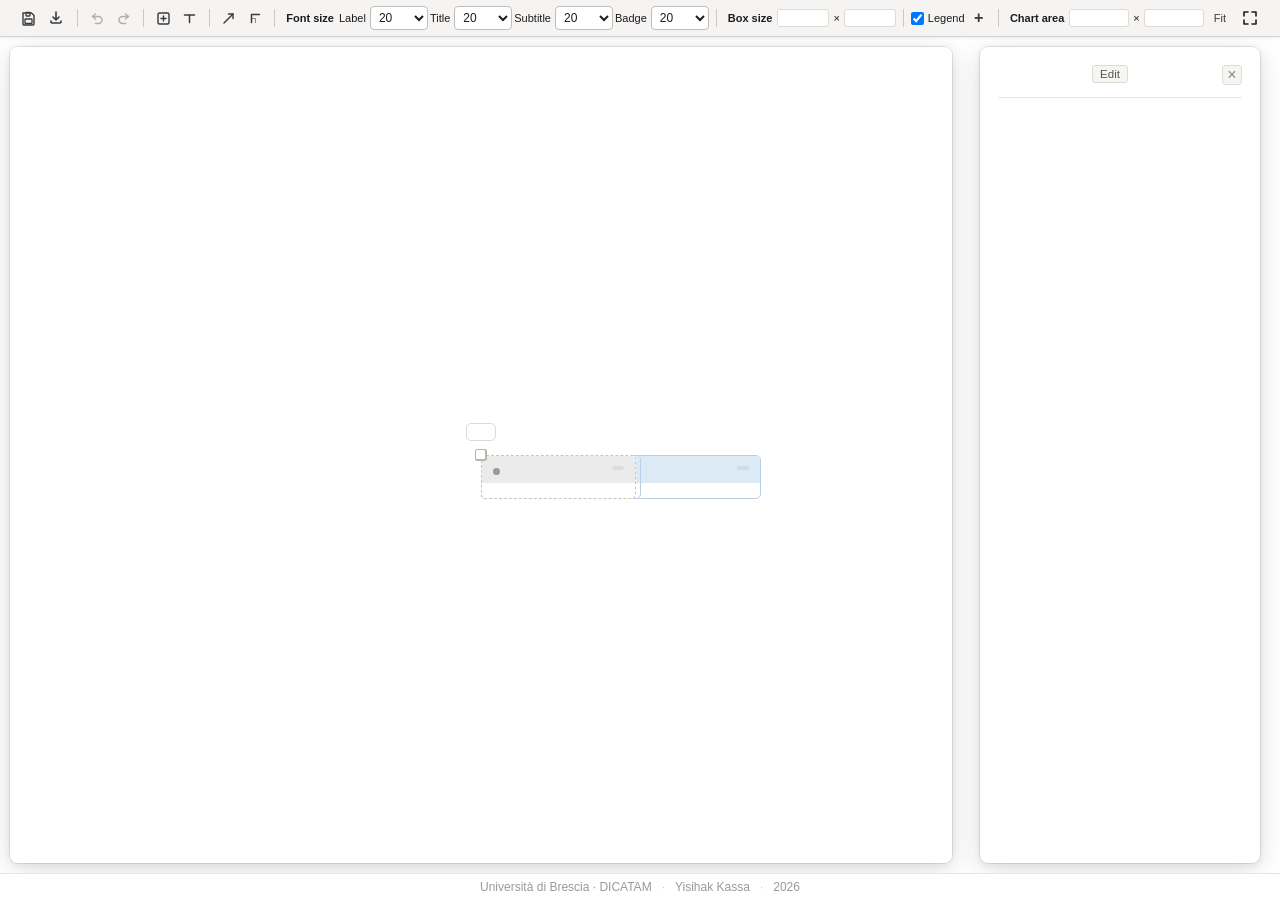
<file: index.html>
<!DOCTYPE html>
<html lang="en">
<head>
  <meta charset="UTF-8">
  <meta http-equiv="refresh" content="0; url=wiki/chart/">
  <title>Lake Iseo digital twin</title>
</head>
<body>
  <p><a href="wiki/chart/">Open the Lake Iseo chart</a></p>
</body>
</html>
</file>
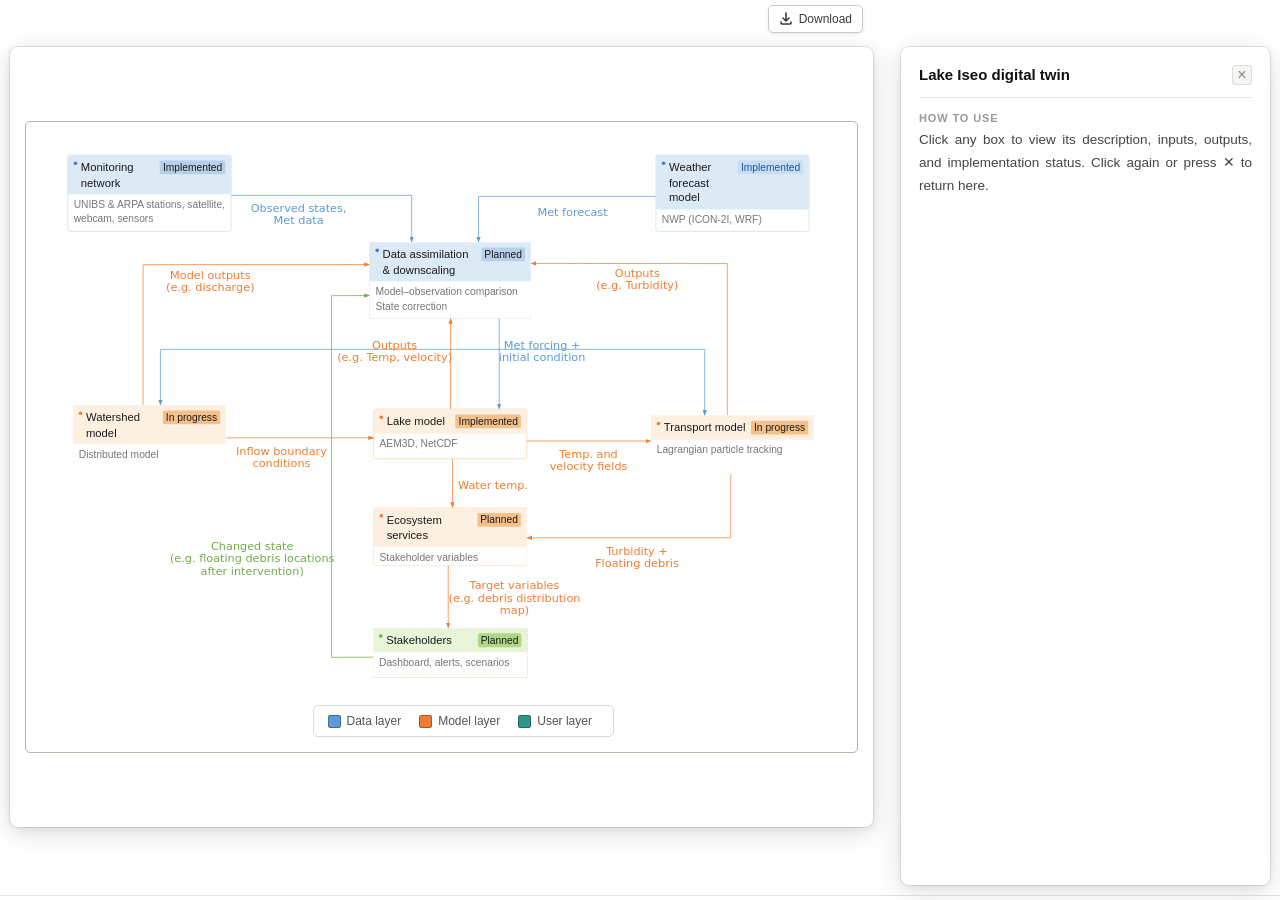
<file: wiki/chart/index.html>
<!DOCTYPE html>
<html lang="en">
<head>
  <meta charset="UTF-8">
  <meta name="viewport" content="width=device-width, initial-scale=1.0">
  <title>Lake Iseo digital twin — data flow</title>
  <style>
    html, body, iframe {
      width: 100%;
      height: 100%;
      margin: 0;
      border: 0;
      display: block;
      overflow: hidden;
      background: #fff;
    }
  </style>
</head>
<body>
  <iframe
    src="Iseo_wiki.html?view=1&v=9f4708a70484"
    title="Lake Iseo digital twin data flow"
    loading="eager">
  </iframe>
</body>
</html>
</file>
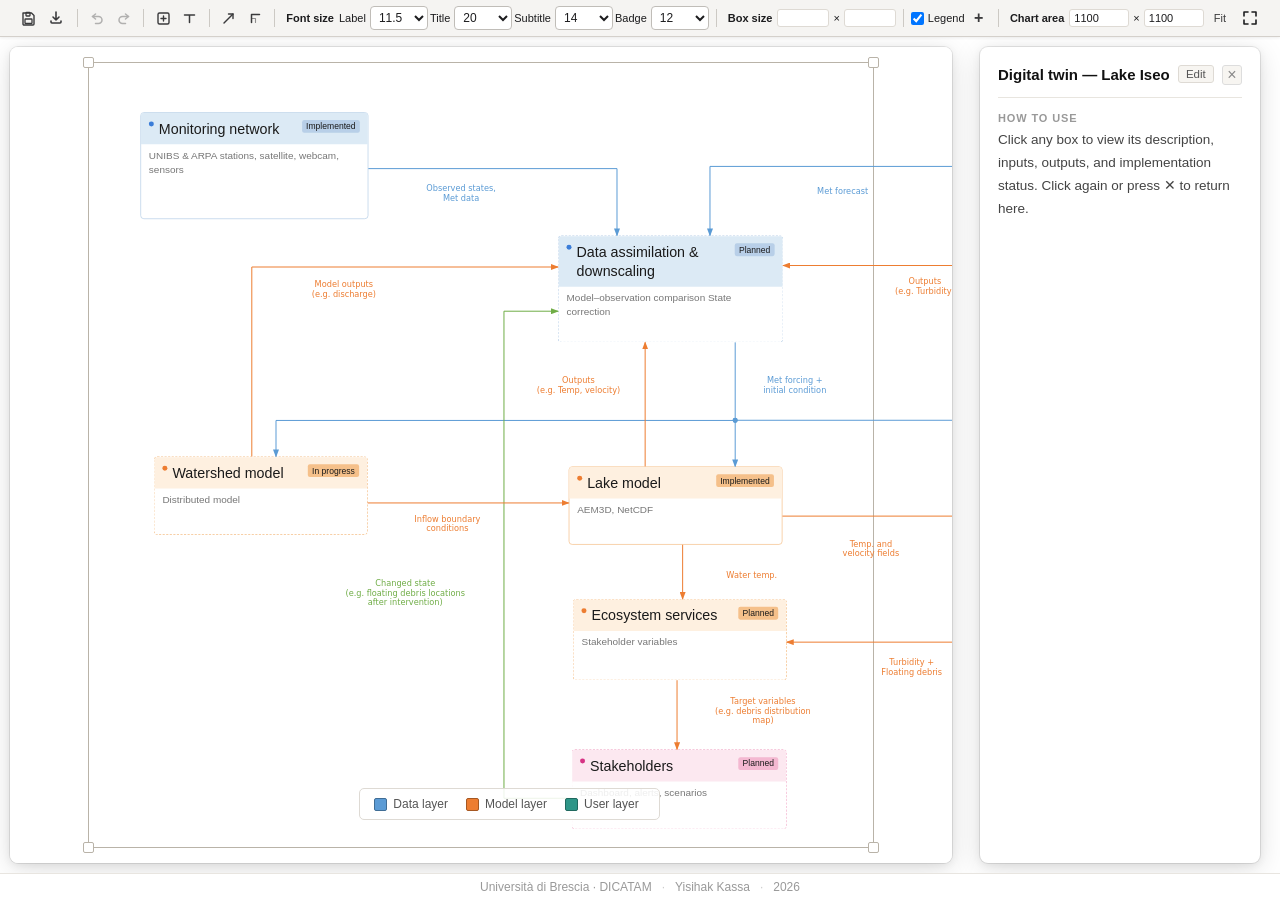
<file: chart.html>
<!DOCTYPE html>
<html lang="en">
<head>
<meta charset="UTF-8">
<meta name="viewport" content="width=device-width, initial-scale=1.0">
<title>Lake Iseo Digital Twin — Data Flow</title>
<link rel="icon" href="data:image/svg+xml,%3Csvg xmlns='http://www.w3.org/2000/svg' viewBox='0 0 64 64'%3E%3Crect x='1' y='1' width='62' height='62' rx='13' fill='%23f7f5f1' stroke='%23d5d1c9' stroke-width='2'/%3E%3Cpath d='M32 32L14 14M32 32L50 14M32 32L32 52' stroke='%23b8b5b0' stroke-width='3' fill='none'/%3E%3Crect x='24' y='24' width='16' height='16' rx='4' fill='%233b7dd8'/%3E%3Ccircle cx='14' cy='14' r='6' fill='%233a8a3a'/%3E%3Ccircle cx='50' cy='14' r='6' fill='%23c89a20'/%3E%3Ccircle cx='32' cy='52' r='6' fill='%23999'/%3E%3C/svg%3E">
<style>
*, *::before, *::after { box-sizing: border-box; margin: 0; padding: 0; }

:root {
  --ntitle-fs: 20px;
  --nsub-fs: 14px;
  --badge-fs: 12px;
}

html { height: 100%; }

body {
  background: #fff;
  font-family: -apple-system, BlinkMacSystemFont, 'Segoe UI', sans-serif;
  font-size: 15px;
  color: #1a1a1a;
  display: flex;
  flex-direction: column;
  min-height: 100%;
  height: 100vh;
  overflow: hidden;
}

footer {
  flex-shrink: 0;
  display: flex;
  align-items: center;
  justify-content: center;
  gap: 10px;
  padding: 6px 24px;
  border-top: 1px solid #e8e5e0;
  font-size: 12px;
  color: #999;
}

.body {
  display: flex;
  flex: 1;
  min-height: 0;
  overflow: hidden;
  padding: 10px;
  gap: 10px;
}

.canvas-wrap {
  position: relative;
  flex: 1;
  min-width: 0;
  min-height: 0;
  overflow: auto;
  padding: 16px;
  display: flex;
  align-items: center;
  justify-content: center;
  background: #fff;
  border-radius: 8px;
  box-shadow: 0 0 0 1px rgba(0,0,0,0.09), 0 6px 28px rgba(0,0,0,0.13), 0 2px 8px rgba(0,0,0,0.07);
}
/* Auto-fit mode centres the stage (rules above). Manual-size mode pins it to
   the wrap's top-left instead, and fitCanvas() toggles this class to match.
   Two reasons, both load-bearing:
   - Centring re-centres on every size change, so growing the area eastward
     slides the drawing westward by half the growth. Pinned, the boundary
     follows the cursor and the drawing stays put.
   - A centred flex item that overflows its scroll container puts its start
     edge *outside* the scrollable area, where no scrollbar can reach it. Pinned
     to the start, all overflow lands on the right/bottom and stays reachable. */
.canvas-wrap.manual-size { align-items: flex-start; justify-content: flex-start; }
.canvas {
  position: absolute;
  left: 0;
  top: 0;
  width: 1100px;  /* kept in sync with CANVAS_W/CANVAS_H; fitCanvas() overrides */
  height: 1100px;
  flex-shrink: 0;
  user-select: none;
}
/* Inset guide showing CANVAS_MARGIN — the keep-clear band between the chart
   area's boundary line and the content. Shown only while a drag/resize is in
   progress (see setMarginGuide()); inset is set in logical px by fitCanvas(). */
#canvas-margin-guide {
  position: absolute;
  z-index: 0;
  pointer-events: none;
  border: 1px dashed #cfc8ba;
  border-radius: 4px;
  opacity: 0;
  transition: opacity 0.12s ease;
}
#canvas-margin-guide.show { opacity: 1; }
svg#svgl { user-select: none; }

svg#svgl {
  position: absolute;
  inset: 0;
  width: 100%;
  height: 100%;
  overflow: visible;
  z-index: 2;
  pointer-events: none;
}


.split-handle {
  width: 8px;
  flex-shrink: 0;
  cursor: col-resize;
  position: relative;
  align-self: stretch;
}
.split-handle::after {
  content: '';
  position: absolute;
  left: 3px; right: 3px; top: 0; bottom: 0;
  border-radius: 2px;
}
.split-handle:hover::after, .split-handle.dragging::after {
  background: rgba(59,125,216,0.25);
}
.side {
  width: 280px;
  overflow: hidden;
  background: #fff;
  border-radius: 8px;
  box-shadow: 0 0 0 1px rgba(0,0,0,0.09), 0 6px 28px rgba(0,0,0,0.13), 0 2px 8px rgba(0,0,0,0.07);
  flex-shrink: 0;
  align-self: stretch;
  display: flex;
  flex-direction: column;
}
.side-inner {
  width: 100%;
  padding: 18px 18px 24px;
  overflow-y: auto;
  flex: 1;
}
.side-header {
  display: flex;
  align-items: flex-start;
  justify-content: space-between;
  gap: 8px;
  margin-bottom: 14px;
  padding-bottom: 12px;
  border-bottom: 1px solid #e8e5df;
}
.side-title { font-size: 15px; font-weight: 600; color: #111; line-height: 1.3; flex: 1; }
.side-badge { display: none; font-size: 11px; padding: 2px 6px; border-radius: 3px; font-weight: 500; flex-shrink: 0; margin-top: 1px; }
.side-close {
  width: 20px; height: 20px; border-radius: 3px;
  border: 1px solid #ddd; background: #f7f5f1;
  font-size: 16px; line-height: 1; color: #888;
  display: flex; align-items: center; justify-content: center;
  cursor: pointer; flex-shrink: 0;
}
.side-close:hover { background: #eee; }
.side-inner h4 {
  font-size: 11px; letter-spacing: 0.08em; text-transform: uppercase;
  color: #999; margin: 14px 0 5px; font-weight: 600;
}
.side-inner h4:first-of-type { margin-top: 0; }
.side-inner p, .side-inner li { font-size: 13.5px; color: #444; line-height: 1.7; }
.side-inner ul { padding-left: 14px; }
.side-inner li { margin-bottom: 3px; }
.side-inner strong { color: #222; font-weight: 600; }
.side-inner code { font-family: 'SFMono-Regular', Consolas, monospace; font-size: 12px; background: #f4f2ee; padding: 1px 4px; border-radius: 2px; }
.side-inner a { color: #1a55a0; text-decoration: none; }
.side-inner a:hover { text-decoration: underline; }
.side-inner em { font-style: italic; color: #555; }
.side-inner hr { border: none; border-top: 1px solid #e0ddd8; margin: 10px 0; }
.tags { display: flex; flex-wrap: wrap; gap: 4px; margin-top: 4px; }
.tag {
  background: #f7f5f1; border: 1px solid #dedad4; border-radius: 3px;
  padding: 2px 6px; font-size: 12.5px; color: #555;
  font-family: 'SFMono-Regular', Consolas, monospace;
}

/* ── Node base ── */
.node {
  position: absolute;
  border-radius: 5px;
  border: 1.5px solid #b8cfe8;
  background: #fff;
  cursor: pointer;
  transition: box-shadow 0.12s;
}
.node:hover { box-shadow: 0 2px 10px rgba(0,0,0,0.1); }
.node.active { box-shadow: 0 0 0 2px #3b7dd8; }
body.arrow-selected .node:hover { box-shadow: none !important; cursor: default !important; }
body.arrow-selected .node .rh    { pointer-events: none !important; background: none !important; }
.node.prog { border-color: #d4c090; border-style: dashed; }
.node.plan { border-color: #c8c5be; border-style: dashed; }
.node.prog.active { box-shadow: 0 0 0 2px #c89a20; }
.node.plan.active { box-shadow: 0 0 0 2px #999; }

/* ── Model node header (implemented) ── */
.node-head {
  display: flex;
  align-items: flex-start;
  gap: 7px;
  padding: 9px 11px 8px;
  background: #dceaf5;
  border-radius: 3px 3px 0 0;
}
.node.prog .node-head { background: #fdf6e3; }
.node.plan .node-head { background: #ebebeb; }

.dot { width: 7px; height: 7px; border-radius: 50%; background: #3b7dd8; flex-shrink: 0; margin-top: 3px; }
.node.prog .dot { background: #c89a20; }
.node.plan .dot { background: #999; }

.ntitle { font-size: var(--ntitle-fs); font-weight: 500; color: #1a1a1a; flex: 1; line-height: 1.35; }

.badge {
  font-size: var(--badge-fs); padding: 2px 6px; border-radius: 3px; font-weight: 500;
  background: #c8ddf0; color: #1a55a0; flex-shrink: 0; white-space: nowrap; margin-top: 1px;
}
.node.prog .badge { background: #faeec8; color: #8a6008; }
.node.plan .badge { background: #e0ddd8; color: #666; }

.nsub { padding: 6px 11px 9px; font-size: var(--nsub-fs); color: #777; line-height: 1.4; }

/* ── Data source nodes (.node.src) — distinct green tint ── */
.node.src { border-color: #7ab87a; }
.node.src .node-head { background: #e2f0e2; }
.node.src .dot { background: #3a8a3a; }
.node.src .badge { background: #c4e4c4; color: #1a5c1a; }
.node.src.active { box-shadow: 0 0 0 2px #3a8a3a; }
.node.bar .nsub { display: none; }

/* ── Text-only floating annotations ── */
.node.text-only { border-color: transparent !important; background: transparent !important; }
.node.text-only .node-head { display: none; }
.node.text-only:hover { box-shadow: 0 0 0 1px rgba(0,0,0,0.2) !important; border-color: #bbb !important; }
.node.text-only.active { box-shadow: 0 0 0 2px #3b7dd8 !important; border-color: #3b7dd8 !important; }
.node.text-only .nsub { padding: 4px 8px; }

/* ── Multi-select highlight ── */
.node.multi-selected { box-shadow: 0 0 0 2.5px #f0a020 !important; }

.rh { position: absolute; z-index: 3; box-sizing: border-box; }
.rh-e  { width:6px; top:15%; bottom:15%; right:-3px; cursor:e-resize; }
.rh-w  { width:6px; top:15%; bottom:15%; left:-3px;  cursor:w-resize; }
.rh-s  { height:6px; left:15%; right:15%; bottom:-3px; cursor:s-resize; }
.rh-n  { height:6px; left:15%; right:15%; top:-3px;   cursor:n-resize; }
.rh-se { width:9px; height:9px; right:-4px; bottom:-4px; cursor:se-resize; }
.rh-sw { width:9px; height:9px; left:-4px;  bottom:-4px; cursor:sw-resize; }
.rh-ne { width:9px; height:9px; right:-4px; top:-4px;    cursor:ne-resize; }
.rh-nw { width:9px; height:9px; left:-4px;  top:-4px;    cursor:nw-resize; }
.node:hover .rh { background:rgba(59,125,216,0.3); border-radius:2px; }

.legend-resize-handle { position:absolute; right:-4px; top:0; bottom:0; width:8px; cursor:ew-resize; z-index:3; }
.legend-resize-handle:hover { background:rgba(59,125,216,0.25); border-radius:2px; }

/* ── Draw mode: nodes become click-through so SVG snap dots receive events ── */
body.drawing-mode .node    { pointer-events:none !important; cursor:crosshair !important; }
body.drawing-mode .node *  { pointer-events:none !important; cursor:crosshair !important; }
body.drawing-mode svg#svgl { pointer-events:all !important; cursor:crosshair; }

/* ── Top toolbar (MS Office style) ── */
.toolbar {
  display: flex;
  flex-direction: row;
  align-items: center;
  gap: 2px;
  padding: 4px 16px 4px 16px;
  flex-shrink: 0;
  width: 100%;
  background: #f5f4f2;
  border-bottom: 1px solid #d4d0cb;
  box-shadow: 0 1px 3px rgba(0,0,0,0.07);
  overflow: visible;
  position: relative;
  z-index: 20;
}
.toolbar button {
  display: flex;
  align-items: center;
  justify-content: flex-start;
  gap: 5px;
  font-size: 12px;
  font-weight: 500;
  color: #3a3a3c;
  background: transparent;
  border: 1px solid #ccc9c4;
  border-radius: 5px;
  padding: 5px 9px;
  cursor: pointer;
  font-family: inherit;
  white-space: nowrap;
  transition: background 0.1s, border-color 0.1s;
}
.toolbar button:hover { background: rgba(0,0,0,0.06); border-color: #b8b5b0; }
.toolbar button:active { background: rgba(0,0,0,0.11); transform: translateY(0.5px); }
.toolbar button:disabled { opacity: 0.36; cursor: default; }
.toolbar button:disabled:hover { background: transparent; border-color: #ccc9c4; transform: none; }
/* flat ghost icon buttons — no border, no background */
.tb-icon-btn {
  border: none !important;
  background: transparent !important;
  box-shadow: none !important;
  width: 28px; height: 28px;
  padding: 0 !important;
  border-radius: 6px !important;
  justify-content: center !important;
  color: #4a4a4e;
}
.tb-icon-btn:hover { background: rgba(0,0,0,0.07) !important; border-color: transparent !important; }
.tb-icon-btn:active { background: rgba(0,0,0,0.14) !important; }
.tb-icon-btn:disabled:hover { background: transparent !important; }
.tb-icon-btn.tb-active { background: rgba(26,85,160,0.12) !important; color: #1a55a0; }
.tb-icon-btn.tb-text-btn { width: auto; padding: 0 8px !important; font-size: 11px; font-family: inherit; }
/* ── Tooltips — body-level div, escapes overflow clipping ── */
#ui-tooltip {
  position: fixed;
  background: #2c2c2e;
  color: #fff;
  font-size: 11px;
  font-weight: 400;
  font-family: -apple-system, BlinkMacSystemFont, 'Segoe UI', sans-serif;
  white-space: nowrap;
  padding: 3px 7px;
  border-radius: 4px;
  pointer-events: none;
  opacity: 0;
  transition: opacity 0.15s;
  z-index: 9999;
}
.tb-sep { width: 1px; height: 18px; background: #ccc9c4; margin: 0 5px; flex-shrink: 0; }
.tb-group-label {
  font-size: 11px; font-weight: 600; letter-spacing: 0;
  text-transform: none; color: #1c1c1e; margin: 0 3px 0 4px; padding: 0;
  white-space: nowrap;
}
.tb-label { font-size: 11px; color: #1c1c1e; white-space: nowrap; }
.tb-fs-row { display: flex; align-items: center; gap: 4px; cursor: default; }
.tb-fs-row .tb-label { margin: 0; flex: 0 0 auto; }
.toolbar select {
  width: 58px; flex-shrink: 0;
  font-size: 12px; font-family: inherit;
  border: 1px solid #c0bdb8; border-radius: 4px;
  padding: 3px 4px;
  color: #1c1c1e;
  background: #fff;
  cursor: pointer;
  appearance: auto;
}

/* ── Print / PDF ── */
@media print {
  body > * { display: none !important; }
  .print-target { display: block !important; position: fixed !important;
    inset: 0 !important; width: 100vw !important; height: 100vh !important;
    z-index: 99999 !important; background: #fff !important; }
  .print-target svg { width: 100% !important; height: 100% !important; }
}

/* ── Chart area (column: button + canvas card) ── */
.chart-area {
  flex: 1;
  min-width: 0;
  min-height: 0;
  display: flex;
  flex-direction: column;
  align-self: stretch;
}

/* ── Export dropdown ── */
.export-wrap {
  display: flex;
  align-items: center;
  gap: 4px;
  flex-shrink: 0;
  margin-left: auto;
  position: relative;
  z-index: 30;
  font-family: -apple-system, BlinkMacSystemFont, 'Segoe UI', sans-serif;
}
.export-wrap > button {
  display: flex;
  align-items: center;
  justify-content: center;
  width: 28px;
  height: 28px;
  background: transparent;
  color: #4a4a4e;
  border: none;
  border-radius: 6px;
  padding: 0;
  cursor: pointer;
  font-family: inherit;
  transition: background 0.1s;
}
.export-wrap > button:hover { background: rgba(0,0,0,0.07); }
.export-wrap > button:active { background: rgba(0,0,0,0.14); }
.export-drop {
  display: none;
  position: absolute;
  top: 100%;
  left: 0;
  background: #fff;
  border: 1px solid #dedad4;
  border-radius: 8px;
  box-shadow: 0 6px 24px rgba(0,0,0,0.13);
  overflow: hidden;
  min-width: 148px;
  z-index: 20;
}
.export-drop.open { display: block; }
.export-drop button {
  display: flex;
  align-items: center;
  gap: 10px;
  width: 100%;
  padding: 9px 16px;
  background: none;
  border: none;
  border-bottom: 1px solid #f0ede8;
  font-size: 13px;
  font-family: inherit;
  color: #222;
  cursor: pointer;
  text-align: left;
}
.export-drop button:last-child { border-bottom: none; }
.export-drop button:hover { background: #f7f5f1; }

/* Read-only viewer export control: separate from the hidden editor toolbar. */
#readonly-export {
  display: none;
  position: absolute;
  top: -42px;
  right: 10px;
  z-index: 1000;
  font-family: -apple-system, BlinkMacSystemFont, 'Segoe UI', sans-serif;
}
body.readonly #readonly-export { display: block; }
#readonly-export > button {
  display: inline-flex;
  align-items: center;
  gap: 6px;
  padding: 6px 10px;
  border: 1px solid #ccc9c4;
  border-radius: 5px;
  background: rgba(255,255,255,0.95);
  color: #3a3a3c;
  font-family: inherit;
  font-size: 12px;
  font-weight: 500;
  cursor: pointer;
  box-shadow: 0 1px 4px rgba(0,0,0,0.08);
}
#readonly-export > button:hover { background: #f5f4f2; }
#readonly-export-drop {
  display: none;
  position: absolute;
  top: calc(100% + 4px);
  right: 0;
  min-width: 120px;
  background: #fff;
  border: 1px solid #dedad4;
  border-radius: 6px;
  box-shadow: 0 4px 14px rgba(0,0,0,0.13);
  overflow: hidden;
}
#readonly-export-drop.open { display: block; }
#readonly-export-drop button {
  display: block;
  width: 100%;
  padding: 8px 12px;
  border: 0;
  border-bottom: 1px solid #f0ede8;
  background: #fff;
  color: #222;
  font-family: inherit;
  font-size: 13px;
  text-align: left;
  cursor: pointer;
}
#readonly-export-drop button:last-child { border-bottom: 0; }
#readonly-export-drop button:hover { background: #f7f5f1; }

/* ── Canvas stage ──
   The thin solid outline IS the chart-area boundary: it sits exactly on the
   CANVAS_W × CANVAS_H drawing extent (outline, not border, so it adds no
   layout box of its own and never shifts fitCanvas()'s arithmetic). Screen
   only — .canvas-stage is not part of buildExportSVG(). */
.canvas-stage {
  position: relative;
  flex: 0 0 auto;
  border-radius: 4px;
  outline: 1px solid #b9b3a8;
  outline-offset: 0;
}
.canvas-stage.resizing { outline-color: #3b7dd8; }
.stage-rh { position: absolute; z-index: 5; box-sizing: border-box; border-radius: 2px; }
.stage-rh-e { width:10px; top:14px; bottom:14px; right:-5px; cursor:e-resize; }
.stage-rh-w { width:10px; top:14px; bottom:14px; left:-5px;  cursor:w-resize; }
.stage-rh-s { height:10px; left:14px; right:14px; bottom:-5px; cursor:s-resize; }
.stage-rh-n { height:10px; left:14px; right:14px; top:-5px;   cursor:n-resize; }
.canvas-stage:hover .stage-rh { background: rgba(59,125,216,0.12); }
.stage-rh:hover, .stage-rh.dragging { background: rgba(59,125,216,0.3) !important; }
/* Corner grips — one per corner, each a small filled square sitting on the
   boundary line so the chart area reads as a directly draggable frame. */
.stage-resize-handle {
  position: absolute;
  width: 11px; height: 11px;
  z-index: 6;
  background: #fff;
  border: 1px solid #b9b3a8;
  border-radius: 2px;
}
.stage-resize-handle.se { right: -6px;  bottom: -6px; cursor: nwse-resize; }
.stage-resize-handle.nw { left:  -6px;  top:    -6px; cursor: nwse-resize; }
.stage-resize-handle.ne { right: -6px;  top:    -6px; cursor: nesw-resize; }
.stage-resize-handle.sw { left:  -6px;  bottom: -6px; cursor: nesw-resize; }
.stage-resize-handle:hover, .stage-resize-handle.dragging {
  background: #3b7dd8;
  border-color: #3b7dd8;
}
.side-edit-btn {
  font-size: 11.5px; padding: 2px 7px; border-radius: 3px;
  border: 1px solid #dedad4; background: #f7f5f1;
  color: #555; cursor: pointer; font-family: inherit; flex-shrink: 0;
}
.side-edit-btn:hover { background: #ede9e2; }
.side-edit-btn.active { background: #dceaf5; border-color: #b8cfe8; color: #1a55a0; }
.side-edit-pane {
  width: 0; overflow: hidden; transition: width 0.22s ease, box-shadow 0.22s ease;
  background: #fafaf8; border-radius: 8px;
  flex-shrink: 0; align-self: stretch;
  display: flex; flex-direction: column;
}
.side-edit-pane.open {
  width: 280px;
  box-shadow: 0 0 0 1px rgba(0,0,0,0.09), 0 6px 28px rgba(0,0,0,0.13), 0 2px 8px rgba(0,0,0,0.07);
}
.side-edit-inner {
  width: 280px; padding: 14px 14px 14px;
  display: flex; flex-direction: column; height: 100%; box-sizing: border-box;
}
.side-edit-header {
  display: flex; align-items: center; justify-content: space-between;
  margin-bottom: 10px; padding-bottom: 10px; border-bottom: 1px solid #e8e5df;
  flex-shrink: 0;
}
.side-edit-label { font-size: 13px; font-weight: 500; color: #888; }
.side-edit-actions { display: flex; gap: 5px; }
.side-edit-fields { display: flex; flex-direction: column; gap: 9px; margin-bottom: 11px; flex-shrink: 0; }
.side-edit-field { display: flex; flex-direction: column; gap: 3px; }
.side-edit-fieldlabel {
  font-size: 10px; letter-spacing: 0.07em; text-transform: uppercase;
  color: #999; font-weight: 600;
}
.side-edit-field input {
  width: 100%; box-sizing: border-box;
  border: 1px solid #dedad4; border-radius: 4px;
  padding: 5px 7px; font-size: 12.5px; font-family: inherit;
  color: #333; background: #fff;
}
.side-edit-field input:focus { outline: none; border-color: #b8cfe8; }
#side-textarea {
  flex: 1; width: 100%; box-sizing: border-box;
  border: 1px solid #dedad4; border-radius: 4px;
  padding: 8px; font-size: 12.5px;
  font-family: 'SFMono-Regular', Consolas, monospace;
  resize: none; line-height: 1.6; color: #333; background: #fff;
}
#side-textarea:focus { outline: none; border-color: #b8cfe8; }
.side-save-btn {
  font-size: 12px; padding: 3px 9px; border-radius: 3px;
  border: 1px solid #b8cfe8; background: #dceaf5; color: #1a55a0;
  cursor: pointer; font-family: inherit;
}
.side-save-btn:hover { background: #c8ddf0; }
.side-cancel-btn {
  font-size: 12px; padding: 3px 9px; border-radius: 3px;
  border: 1px solid #dedad4; background: #f7f5f1; color: #555;
  cursor: pointer; font-family: inherit;
}
.side-cancel-btn:hover { background: #ede9e2; }
.side-math-hint { margin-top: 7px; font-size: 11px; color: #bbb; flex-shrink: 0; }
.katex { font-size: 0.92em !important; }
.katex .mtext { font-family: 'Inter', system-ui, -apple-system, sans-serif !important; }

/* Read-only (published) mode. Editing chrome is hidden; the detail sidebar,
   export menu, fullscreen and legend toggle stay live. Paired with the
   capture-phase guard in applyReadOnly() -- the CSS removes the affordance,
   the guard removes the behaviour. */
body.readonly .tb-edit,
body.readonly .toolbar {
  visibility: hidden !important;
  pointer-events: none !important;
}
body.readonly #side-edit-btn,
body.readonly #side-edit-pane,
body.readonly .rh,
body.readonly .stage-rh,
body.readonly .stage-resize-handle,
body.readonly .legend-resize-handle { display: none !important; }
body.readonly .node { cursor: pointer !important; }
body.readonly #canvas-legend { cursor: default !important; }
/* The public viewer uses the document scrollbar, not a second scrollbar
   inside the chart frame. Keep the editor's contained scrolling unchanged. */
body.readonly {
  height: auto;
  min-height: 100vh;
  overflow: auto;
}
body.readonly .body {
  flex: none;
  overflow: visible;
}
body.readonly .chart-area {
  position: relative;
  flex: none;
}
body.readonly .canvas-wrap {
  overflow: visible;
  flex: none;
}
body.readonly .side {
  align-self: flex-start;
  position: sticky;
  top: 10px;
  height: calc(100vh - 62px);
  max-height: calc(100vh - 62px);
}
</style>
<!-- KaTeX vendored locally (v0.17.0) so the page works offline -->
<link rel="stylesheet" href="vendor/katex/katex.min.css">
<script defer src="vendor/katex/katex.min.js"></script>
<script defer src="vendor/katex/contrib/auto-render.min.js"></script>
</head>
<body>

<div class="toolbar">
    <!-- File group: Save + Export -->
    <button id="save-btn" class="tb-icon-btn tb-edit" onclick="saveAll()" data-tip="Save">
      <svg width="15" height="15" viewBox="0 0 15 15" fill="none">
        <path d="M2 2h8.5L13 4.5V13a1 1 0 01-1 1H3a1 1 0 01-1-1V2z" stroke="currentColor" stroke-width="1.4" stroke-linejoin="round"/>
        <rect x="5" y="1.5" width="4" height="3.5" rx="0.5" stroke="currentColor" stroke-width="1.3"/>
        <rect x="4" y="8" width="7" height="4.5" rx="0.5" stroke="currentColor" stroke-width="1.3"/>
      </svg>
    </button>
    <div style="position:relative;display:inline-flex;">
      <button class="tb-icon-btn" onclick="toggleExportDrop(event)" data-tip="Export">
        <svg width="14" height="14" viewBox="0 0 14 14" fill="none">
          <path d="M7 1v8M4 6l3 3 3-3M2 10v1a1 1 0 001 1h8a1 1 0 001-1v-1" stroke="currentColor" stroke-width="1.6" stroke-linecap="round" stroke-linejoin="round"/>
        </svg>
      </button>
      <div class="export-drop" id="export-drop">
        <button onclick="exportPNG(); closeExportDrop()">
          <svg width="14" height="14" viewBox="0 0 14 14" fill="none"><rect x="1" y="1" width="12" height="12" rx="2" stroke="#888" stroke-width="1.3"/><path d="M3 9l2.5-3L8 8.5 9.5 6.5 11 9" stroke="#888" stroke-width="1.2" stroke-linecap="round" stroke-linejoin="round"/></svg>
          PNG
        </button>
        <button onclick="exportSVG(); closeExportDrop()">
          <svg width="14" height="14" viewBox="0 0 14 14" fill="none"><path d="M2 4a2 2 0 012-2h4l4 4v4a2 2 0 01-2 2H4a2 2 0 01-2-2V4z" stroke="#888" stroke-width="1.3"/><path d="M8 2v4h4" stroke="#888" stroke-width="1.3" stroke-linecap="round"/></svg>
          SVG
        </button>
        <button onclick="exportPDF(); closeExportDrop()">
          <svg width="14" height="14" viewBox="0 0 14 14" fill="none"><rect x="1" y="1" width="12" height="12" rx="2" stroke="#888" stroke-width="1.3"/><path d="M4 5h3.5a1.5 1.5 0 010 3H4V5z" stroke="#888" stroke-width="1.2" stroke-linecap="round"/><path d="M4 9h6" stroke="#888" stroke-width="1.2" stroke-linecap="round"/></svg>
          PDF
        </button>
      </div>
    </div>

    <div class="tb-sep tb-edit"></div>
    <!-- History group: Undo + Redo -->
    <button id="btn-undo" class="tb-icon-btn tb-edit" onclick="undo()" disabled data-tip="Undo (Ctrl+Z)">
      <svg width="15" height="15" viewBox="0 0 15 15" fill="none">
        <path d="M2.5 5.5h6a3.5 3.5 0 010 7H5.5" stroke="currentColor" stroke-width="1.5" stroke-linecap="round" stroke-linejoin="round"/>
        <path d="M5.5 3L2.5 5.5l3 2.5" stroke="currentColor" stroke-width="1.5" stroke-linecap="round" stroke-linejoin="round"/>
      </svg>
    </button>
    <button id="btn-redo" class="tb-icon-btn tb-edit" onclick="redo()" disabled data-tip="Redo (Ctrl+Y)">
      <svg width="15" height="15" viewBox="0 0 15 15" fill="none">
        <path d="M12.5 5.5H6.5a3.5 3.5 0 000 7H9.5" stroke="currentColor" stroke-width="1.5" stroke-linecap="round" stroke-linejoin="round"/>
        <path d="M9.5 3l3 2.5-3 2.5" stroke="currentColor" stroke-width="1.5" stroke-linecap="round" stroke-linejoin="round"/>
      </svg>
    </button>

    <div class="tb-sep tb-edit"></div>
    <!-- Insert group: Box + Text -->
    <button class="tb-icon-btn tb-edit" onclick="showAddNodeDialog()" data-tip="Add box">
      <svg width="15" height="15" viewBox="0 0 15 15" fill="none">
        <rect x="2" y="2" width="11" height="11" rx="1.5" stroke="currentColor" stroke-width="1.4"/>
        <path d="M7.5 5v5M5 7.5h5" stroke="currentColor" stroke-width="1.4" stroke-linecap="round"/>
      </svg>
    </button>
    <button class="tb-icon-btn tb-edit" onclick="addFloatingText()" data-tip="Add text label">
      <svg width="15" height="15" viewBox="0 0 15 15" fill="none">
        <path d="M2.5 4h10M7.5 4v7.5" stroke="currentColor" stroke-width="1.5" stroke-linecap="round"/>
      </svg>
    </button>

    <div class="tb-sep tb-edit"></div>
    <!-- Draw group: Arrow + Ortho constraint + Delete arrow -->
    <button id="btn-add-arrow" class="tb-icon-btn tb-edit" onclick="startDrawMode()" data-tip="Draw arrow">
      <svg width="15" height="15" viewBox="0 0 15 15" fill="none">
        <path d="M3 12L12 3" stroke="currentColor" stroke-width="1.4" stroke-linecap="round"/>
        <path d="M12 3H7.5M12 3V7.5" stroke="currentColor" stroke-width="1.4" stroke-linecap="round" stroke-linejoin="round"/>
      </svg>
    </button>
    <button id="btn-ortho-drag" class="tb-icon-btn tb-edit" onclick="toggleOrthoDrag()" data-tip="Constrain drag to H/V axis">
      <svg width="15" height="15" viewBox="0 0 15 15" fill="none">
        <path d="M3.5 11.5V3.5h8" stroke="currentColor" stroke-width="1.5" stroke-linecap="round" stroke-linejoin="round"/>
        <path d="M3.5 7.5h4v4" stroke="currentColor" stroke-width="1.1" stroke-linecap="round" stroke-linejoin="round" opacity="0.55"/>
      </svg>
    </button>
    <button id="btn-delete-arrow" class="tb-icon-btn tb-edit" onclick="deleteSelectedArrow()" data-tip="Delete selected arrow" style="display:none;color:#c0392b;">
      <svg width="15" height="15" viewBox="0 0 15 15" fill="none">
        <path d="M3 12L11 4" stroke="currentColor" stroke-width="1.3" stroke-linecap="round" opacity="0.4"/>
        <path d="M11 4H7.5M11 4V7.5" stroke="currentColor" stroke-width="1.3" stroke-linecap="round" stroke-linejoin="round" opacity="0.4"/>
        <path d="M2.5 11l3 3M5.5 11l-3 3" stroke="currentColor" stroke-width="1.5" stroke-linecap="round"/>
      </svg>
    </button>

    <div class="tb-sep tb-edit"></div>
    <!-- Format group: font sizes -->
    <span class="tb-group-label tb-edit">Font size</span>
    <div class="tb-fs-row tb-edit" data-tip="Arrow label font size">
      <span class="tb-label">Label</span>
      <select id="label-font-size">
        <option>8</option><option>9</option><option>10</option><option>11</option>
        <option selected>11.5</option><option>12</option><option>13</option>
        <option>14</option><option>16</option><option>18</option><option>20</option>
        <option>22</option><option>24</option><option>28</option><option>36</option>
        <option>48</option><option>72</option>
      </select>
    </div>
    <div class="tb-fs-row tb-edit" data-tip="Node title font size">
      <span class="tb-label">Title</span>
      <select id="ntitle-font-size">
        <option>8</option><option>9</option><option>10</option><option>11</option>
        <option>11.5</option><option>12</option><option>13</option>
        <option>14</option><option selected>16</option><option>18</option><option>20</option>
        <option>22</option><option>24</option><option>28</option><option>36</option>
        <option>48</option><option>72</option>
      </select>
    </div>
    <div class="tb-fs-row tb-edit" data-tip="Node subtitle font size">
      <span class="tb-label">Subtitle</span>
      <select id="nsub-font-size">
        <option>8</option><option>9</option><option>10</option><option>11</option>
        <option>11.5</option><option>12</option><option>13</option>
        <option selected>14</option><option>16</option><option>18</option><option>20</option>
        <option>22</option><option>24</option><option>28</option><option>36</option>
        <option>48</option><option>72</option>
      </select>
    </div>
    <div class="tb-fs-row tb-edit" data-tip="Status badge font size">
      <span class="tb-label">Badge</span>
      <select id="badge-font-size">
        <option>8</option><option>9</option><option>10</option><option>11</option>
        <option>11.5</option><option selected>12</option><option>13</option>
        <option>14</option><option>16</option><option>18</option><option>20</option>
        <option>22</option><option>24</option><option>28</option><option>36</option>
        <option>48</option><option>72</option>
      </select>
    </div>

    <div class="tb-sep tb-edit"></div>
    <!-- Box group: exact dimensions for the open box, or every shift-selected box. -->
    <span class="tb-group-label tb-edit">Box size</span>
    <div class="tb-fs-row tb-edit" data-tip="Width × height of the selected box or boxes, in canvas units">
      <input type="number" id="node-w-input" min="80" max="20000" step="1"
             aria-label="Box width"
             style="width:52px;font-family:inherit;font-size:11px;padding:2px 4px;
                    border:1px solid #dedad4;border-radius:3px;background:#fff;color:#1c1c1e;">
      <span class="tb-label">×</span>
      <input type="number" id="node-h-input" min="36" max="20000" step="1"
             aria-label="Box height"
             style="width:52px;font-family:inherit;font-size:11px;padding:2px 4px;
                    border:1px solid #dedad4;border-radius:3px;background:#fff;color:#1c1c1e;">
    </div>

    <div class="tb-sep"></div>
    <!-- Legend group: show/hide toggle + add item (kept out of the legend's
         own flex row so its measured width/drag-box never includes an add
         control — see chart.md "Legend" section) -->
    <label class="tb-fs-row" style="cursor:pointer;" data-tip="Show / hide the colour legend">
      <input type="checkbox" id="legend-toggle" checked style="cursor:pointer;margin:0;">
      <span class="tb-label">Legend</span>
    </label>
    <button class="tb-icon-btn tb-edit" onclick="addLegendItem()" data-tip="Add legend item" style="font-size:16px;font-weight:600;">+</button>

    <div class="tb-sep tb-edit"></div>
    <!-- Chart area group: exact dimensions of the bordered drawing region, the
         typed alternative to dragging the stage's edge/corner grips. -->
    <span class="tb-group-label tb-edit">Chart area</span>
    <div class="tb-fs-row tb-edit" data-tip="Width × height of the bordered chart area, in canvas units">
      <input type="number" id="canvas-w-input" min="300" max="20000" step="10"
             style="width:60px;font-family:inherit;font-size:11px;padding:2px 4px;
                    border:1px solid #dedad4;border-radius:3px;background:#fff;color:#1c1c1e;">
      <span class="tb-label">×</span>
      <input type="number" id="canvas-h-input" min="300" max="20000" step="10"
             style="width:60px;font-family:inherit;font-size:11px;padding:2px 4px;
                    border:1px solid #dedad4;border-radius:3px;background:#fff;color:#1c1c1e;">
    </div>
    <button class="tb-icon-btn tb-text-btn tb-edit" onclick="fitCanvasToContent()"
            data-tip="Shrink-wrap the chart area around its content">Fit</button>

  <!-- View group: Fullscreen alone, pushed to the right -->
  <div class="export-wrap">
    <button id="btn-fullscreen" onclick="toggleFullscreen()" data-tip="Fullscreen">
      <svg width="14" height="14" viewBox="0 0 14 14" fill="none">
        <path id="fs-icon-path" d="M1 5V1h4M9 1h4v4M13 9v4H9M5 13H1V9" stroke="#1c1c1e" stroke-width="1.6" stroke-linecap="round" stroke-linejoin="round"/>
      </svg>
    </button>
  </div>

</div><!-- /toolbar -->

<div class="body">

  <div class="chart-area">

  <div id="readonly-export">
    <button onclick="toggleReadonlyExport(event)" aria-label="Export chart">
      <svg width="14" height="14" viewBox="0 0 14 14" fill="none" aria-hidden="true">
        <path d="M7 1v8M4 6l3 3 3-3M2 10v1a1 1 0 001 1h8a1 1 0 001-1v-1" stroke="currentColor" stroke-width="1.6" stroke-linecap="round" stroke-linejoin="round"/>
      </svg>
      <span>Download</span>
    </button>
    <div id="readonly-export-drop">
      <button onclick="exportPNG(); closeReadonlyExport()">PNG</button>
      <button onclick="exportSVG(); closeReadonlyExport()">SVG</button>
      <button onclick="exportPDF(); closeReadonlyExport()">PDF</button>
    </div>
  </div>

  <div class="canvas-wrap">
  <div class="canvas-stage" id="canvas-stage">
  <div class="canvas" id="canvas">
  <div id="canvas-margin-guide"></div>
  <svg id="svgl" xmlns="http://www.w3.org/2000/svg">
    <defs>
      <!-- blue: atmospheric forcing -->
      <marker id="mbl" markerWidth="8" markerHeight="6" refX="7" refY="3" orient="auto"><polygon points="0,0 8,3 0,6" fill="#5b9bd5"/></marker>
      <!-- teal: hydrological forcing -->
      <marker id="mtl" markerWidth="8" markerHeight="6" refX="7" refY="3" orient="auto"><polygon points="0,0 8,3 0,6" fill="#2e9688"/></marker>
      <!-- orange: validation -->
      <marker id="mor" markerWidth="8" markerHeight="6" refX="7" refY="3" orient="auto"><polygon points="0,0 8,3 0,6" fill="#ed7d31"/></marker>
      <!-- green: assimilation -->
      <marker id="mgr" markerWidth="8" markerHeight="6" refX="7" refY="3" orient="auto"><polygon points="0,0 8,3 0,6" fill="#70ad47"/></marker>
      <!-- purple: model cascade -->
      <marker id="mpu" markerWidth="8" markerHeight="6" refX="7" refY="3" orient="auto"><polygon points="0,0 8,3 0,6" fill="#7030a0"/></marker>
    </defs>
  </svg>

  <!-- DATA SOURCES (top row) -->
  <div class="node" id="N-icon" style="width:180px;" onclick="open_panel('icon')">
    <div class="node-head"><div class="dot"></div><span class="ntitle"></span><span class="badge"></span></div>
    <div class="nsub"></div>
  </div>

  <div class="node src" id="N-mon" style="width:200px;" onclick="open_panel('mon')">
    <div class="node-head"><div class="dot"></div><span class="ntitle"></span><span class="badge"></span></div>
    <div class="nsub"></div>
  </div>

  <!-- MODELS -->
  <div class="node" id="N-aem" style="width:250px;" onclick="open_panel('aem')">
    <div class="node-head"><div class="dot"></div><span class="ntitle"></span><span class="badge"></span></div>
    <div class="nsub"></div>
  </div>

  <div class="node prog" id="N-wsm" style="width:180px;" onclick="open_panel('wsm')">
    <div class="node-head"><div class="dot"></div><span class="ntitle"></span><span class="badge"></span></div>
    <div class="nsub"></div>
  </div>

  <div class="node plan" id="N-tbm" style="width:195px;" onclick="open_panel('tbm')">
    <div class="node-head"><div class="dot"></div><span class="ntitle"></span><span class="badge"></span></div>
    <div class="nsub"></div>
  </div>

  <div class="node plan" id="N-eco" style="width:185px;" onclick="open_panel('eco')">
    <div class="node-head"><div class="dot"></div><span class="ntitle"></span><span class="badge"></span></div>
    <div class="nsub"></div>
  </div>

  <!-- VALIDATION / DATA ASSIMILATION -->
  <div class="node prog" id="N-vda" style="width:250px;" onclick="open_panel('vda')">
    <div class="node-head"><div class="dot"></div><span class="ntitle"></span><span class="badge"></span></div>
    <div class="nsub"></div>
  </div>

  <!-- OUTPUTS -->
  <div class="node" id="N-arc" style="width:280px;" onclick="open_panel('arc')">
    <div class="node-head"><div class="dot"></div><span class="ntitle"></span><span class="badge"></span></div>
    <div class="nsub"></div>
  </div>

  <div class="node" id="N-dash" style="width:160px;" onclick="open_panel('dash')">
    <div class="node-head"><div class="dot"></div><span class="ntitle"></span><span class="badge"></span></div>
    <div class="nsub"></div>
  </div>

  <div class="node plan" id="N-stk" style="width:155px;" onclick="open_panel('stk')">
    <div class="node-head"><div class="dot"></div><span class="ntitle"></span><span class="badge"></span></div>
    <div class="nsub"></div>
  </div>

  </div><!-- /canvas -->

  <div id="canvas-legend" title="Drag to move · Double-click a label to rename · Click a swatch to recolour · Drag right edge to resize"
    style="position:absolute;left:50%;bottom:14px;transform:translateX(-50%);
    z-index:4;display:flex;flex-direction:row;flex-wrap:wrap;align-items:center;gap:8px 18px;
    pointer-events:auto;cursor:move;
    background:rgba(255,255,255,0.88);border:1px solid #dedad4;border-radius:5px;
    padding:8px 14px;
    font-family:-apple-system,BlinkMacSystemFont,'Segoe UI',sans-serif;font-size:12px;color:#555;">
  </div>

  <div class="stage-rh stage-rh-n" data-dir="n" title="Drag to resize"></div>
  <div class="stage-rh stage-rh-s" data-dir="s" title="Drag to resize"></div>
  <div class="stage-rh stage-rh-e" data-dir="e" title="Drag to resize"></div>
  <div class="stage-rh stage-rh-w" data-dir="w" title="Drag to resize"></div>
  <div class="stage-resize-handle se" id="stage-resize-handle" data-dir="se" title="Drag to resize the chart area"></div>
  <div class="stage-resize-handle sw" data-dir="sw" title="Drag to resize the chart area"></div>
  <div class="stage-resize-handle ne" data-dir="ne" title="Drag to resize the chart area"></div>
  <div class="stage-resize-handle nw" data-dir="nw" title="Drag to resize the chart area"></div>

  </div><!-- /canvas-stage -->

  </div><!-- /canvas-wrap -->

  </div><!-- /chart-area -->

  <div class="split-handle" id="split-handle" title="Drag to resize"></div>

  <!-- SIDE PANEL -->
  <div class="side" id="side">
    <div class="side-inner" id="side-inner">
      <div class="side-header">
        <div>
          <div class="side-title" id="side-title"></div>
        </div>
        <span class="side-badge" id="side-badge"></span>
        <button class="side-edit-btn" id="side-edit-btn" onclick="toggleSidebarEdit()">Edit</button>
        <div class="side-close" onclick="close_panel()">×</div>
      </div>
      <div id="side-content"></div>
    </div>
  </div>

  <!-- EDIT PANE -->
  <div class="side-edit-pane" id="side-edit-pane">
    <div class="side-edit-inner">
      <div class="side-edit-header">
        <span class="side-edit-label">Editor</span>
        <div class="side-edit-actions">
          <button class="side-save-btn" onclick="saveSidebarEdit()">Save</button>
          <button class="side-cancel-btn" onclick="cancelSidebarEdit()">Close</button>
        </div>
      </div>
      <div class="side-edit-fields" id="side-edit-fields">
        <label class="side-edit-field">
          <span class="side-edit-fieldlabel">Title</span>
          <input type="text" id="side-title-input" oninput="onSidebarMetaInput()" placeholder="Box title">
        </label>
        <label class="side-edit-field">
          <span class="side-edit-fieldlabel">Status banner</span>
          <input type="text" id="side-badge-input" oninput="onSidebarMetaInput()" placeholder="e.g. Planned">
        </label>
      </div>
      <textarea id="side-textarea" oninput="onSidebarInput()" placeholder="Write content here.&#10;&#10;$x^2$ inline math&#10;$$\frac{a}{b}$$ display math"></textarea>
      <div class="side-math-hint"># Heading · **bold** · *italic* · `code` · [text](url) · - list · --- · $…$ math · Ctrl+S</div>
    </div>
  </div>

</div><!-- /body -->
<div id="ui-tooltip"></div>

<footer>
  <span>Università di Brescia · DICATAM</span>
  <span style="color:#ccc;">·</span>
  <span>Yisihak Kassa</span>
  <span style="color:#ccc;">·</span>
  <span>2026</span>
</footer>

<script>// ============================================================
// Node content for chart.html (embedded — no external content file).
// Edit here, reload chart.html in the browser to see changes.
// ============================================================
//
// Each entry covers one box:
//   title   — DEFAULT box title and sidebar panel heading
//   badge   — DEFAULT status label shown in the box AND the sidebar
//             (bcls controls the colour: 'impl' | 'prog' | 'plan')
//   nsub    — DEFAULT two-line subtitle shown below the box title
//
// title/badge/nsub are resolved at runtime with precedence
//   textOverrides → customNodes → DATA   (see resolvedNodeMeta()).
// The sidebar BODY no longer lives here — it is markdown in the
// DEFAULT_SIDEBAR_OVERRIDES block below, editable from the sidebar Edit pane.
// ============================================================

var DATA = {
  icon: {
    title: 'NWP',
    badge: 'Implemented',
    bcls:  'impl',
    nsub:  'ICON-2I · GRIB'
  },

  mon: {
    title: 'Monitoring network',
    badge: 'Implemented',
    bcls:  'impl',
    nsub:  'UNIBS stations (Castro, Iseo) · ARPA Darfo'
  },

  aem: {
    title: 'AEM3D lake model',
    badge: 'Implemented',
    bcls:  'impl',
    nsub:  '3-D hydro · 35 MET zones · twice-daily'
  },

  wsm: {
    title: 'Watershed model',
    badge: 'In progress',
    bcls:  'prog',
    nsub:  'Oglio catchment · being built'
  },

  tbm: {
    title: 'Transport & biogeochem model',
    badge: 'Planned',
    bcls:  'plan',
    nsub:  'sediment · nutrients · tracers'
  },

  eco: {
    title: 'Ecosystem services',
    badge: 'Planned',
    bcls:  'plan',
    nsub:  'DO · algae · habitat · alerts'
  },

  vda: {
    title: 'Validation & data assimilation',
    badge: 'In progress',
    bcls:  'prog',
    nsub:  'Model–observation comparison<br>State correction (planned)'
  },

  arc: {
    title: 'Forecast archive',
    badge: 'Implemented',
    bcls:  'impl',
    nsub:  '72-h T · velocity · level · CF-NetCDF'
  },

  dash: {
    title: 'Dashboard',
    badge: 'Implemented',
    bcls:  'impl',
    nsub:  'React · FastAPI · D3.js'
  },

  stk: {
    title: 'Stakeholders',
    badge: 'Planned',
    bcls:  'plan',
    nsub:  'alerts · scenarios · dam control'
  }
};
</script>
<script>
// -- Publish mode ------------------------------------------------------------
// sync.py in the ecotwin_wiki repo flips this stamp to true while copying the
// file across. Keep it false here: this is the editable source. The published
// copy is read-only in every context, file:// included, so opening it locally
// can never write back over this file through the cached file handle.
var PUBLISHED = false;

// Read-only hides every editing affordance while leaving the diagram fully
// interactive: clicking a box opens its detail sidebar, and export, fullscreen
// and the legend toggle all still work. Append ?view=1 here to preview it.
var READONLY = PUBLISHED || /[?&]view=1/.test(location.search);

// Read-only mode can read the current layout state so the local viewer matches
// the editable chart, but it never writes changes back. A fresh GitHub Pages
// origin has no saved state and therefore falls back to the baked DEFAULT_*
// blocks.
function lsGet(k) {
  try { return localStorage.getItem(k); } catch (e) { return null; }
}
function lsSet(k, v) {
  if (READONLY) return;
  try { localStorage.setItem(k, v); } catch (e) {}
}

// Keep an open local read-only viewer current when the editable chart saves in
// another tab/window. The viewer remains read-only; it only reloads the latest
// saved state. GitHub Pages has a separate origin, so publishing still requires
// committing and deploying the updated chart source.
if (READONLY) {
  var _viewerReloadTimer = null;
  window.addEventListener('storage', function(e) {
    if (!e.key || e.key.indexOf('lake_iseo_chart_') !== 0) return;
    clearTimeout(_viewerReloadTimer);
    _viewerReloadTimer = setTimeout(function() { location.reload(); }, 80);
  });
}

var NODE_TIP  = READONLY ? 'Click for details' : 'Drag to move · Double-click for options · Drag edges to resize';

// One capture-phase guard beats fourteen scattered ones. Every editing gesture
// in this file -- node drag, resize handles, label drag, waypoint and endpoint
// handles, legend move/resize, stage resize, rubber-band select, the arrow and
// node popups -- starts with mousedown, dblclick or contextmenu inside
// .chart-area. Swallowing those three in the capture phase, before they reach
// the listeners bound to the nodes themselves, makes all of it inert at once.
//
// `click` is deliberately left alone: the inline onclick="open_panel(...)" on
// every box is what opens the sidebar. Nothing calls preventDefault either, so
// text selection, scrolling and native tooltips behave normally. The guard is
// scoped to .chart-area, which leaves the toolbar, the sidebar and the
// #split-handle between them fully live.
function applyReadOnly() {
  if (!READONLY) return;
  document.body.classList.add('readonly');
  ['mousedown', 'dblclick', 'contextmenu'].forEach(function(type) {
    document.addEventListener(type, function(e) {
      var el = e.target;
      if (el && el.closest && el.closest('.chart-area')) e.stopPropagation();
    }, true);
  });
  var leg = document.getElementById('canvas-legend');
  if (leg) leg.removeAttribute('title');
}
applyReadOnly();

var NODE_IDS = ['icon','mon','aem','wsm','tbm','eco','vda','arc','dash','stk'];
var STORAGE_KEY = 'lake_iseo_chart_v1';
var LABEL_STORAGE_KEY = 'lake_iseo_chart_labels_v1';
var DELETED_NODES_KEY  = 'lake_iseo_chart_deleted_v1';
var CUSTOM_NODES_KEY   = 'lake_iseo_chart_custom_v1';
var DEFAULT_DELETED_NODES = ["cnode_1783320985926","cnode_1780556617482","arc","dash"];
var DEFAULT_CUSTOM_NODES = {};
var TEXT_STORAGE_KEY = 'lake_iseo_chart_text_v1';
var DEFAULT_TEXT_OVERRIDES = {
  "aem": {
    "title": "Lake model",
    "badge": "Implemented",
    "nsub": "AEM3D, NetCDF "
  },
  "wsm": {
    "title": "Watershed model",
    "badge": "In progress",
    "nsub": "Distributed model"
  },
  "mon": {
    "title": "Monitoring network",
    "badge": "Implemented",
    "nsub": "UNIBS & ARPA stations, \nsatellite, webcam, sensors"
  },
  "arc": {
    "title": "State and forecast archive",
    "badge": "Implemented",
    "nsub": "NetCDF . Continuously updated . Keeps track of state history"
  },
  "tbm": {
    "title": "Transport model",
    "badge": "Planned",
    "nsub": "Lagrangian particle tracking"
  },
  "eco": {
    "title": "Ecosystem services",
    "badge": "Planned",
    "nsub": "Stakeholder variables"
  },
  "dash": {
    "title": "GUI",
    "badge": "In progress",
    "nsub": "User friendly"
  },
  "stk": {
    "title": "Stakeholders",
    "badge": "Planned",
    "nsub": "Dashboard, alerts, scenarios"
  },
  "vda": {
    "title": "Data assimilation & downscaling",
    "badge": "Planned",
    "nsub": "Model–observation comparison\nState correction"
  },
  "icon": {
    "title": "Weather forecast model",
    "badge": "Implemented",
    "nsub": "NWP (ICON-2I, WRF)"
  }
};
var textOverrides = {};
var nodeTextEditId = null;
var STYLE_STORAGE_KEY   = 'lake_iseo_chart_style_v1';
var SIDEBAR_KEY         = 'lake_iseo_chart_sidebar_v1';
// Sidebar text edited in the browser; "Commit layout" bakes it in here so the
// edits survive other machines/browsers (localStorage alone does not).
var DEFAULT_SIDEBAR_OVERRIDES = {
  "icon": "# Source\nMeteoHub's ICON-2I regional NWP model, 2.2 km horizontal resolution over Italy. Issued 2× daily (00, 12 UTC), 72-hour forecast horizon. Accessed via MeteoHub API.\n\n# Variables\n- Air temperature at 2m (°C)\n- Wind speed at 10m (m/s)\n- Wind direction at 10m (°)\n- Shortwave radiation at surface (W/m²)\n- Cloud cover (%)\n- Precipitation (mm/h)\n- Relative humidity (%)\n- Pressure at surface (hPa)\n\n# Role\nAtmospheric forcing for AEM3D. Also displayed in a user friendly way to stakeholders on the dashboard.\n\n# Format\nGRIB2 download → NetCDF extraction (cfgrib) → AEM3D MET `.dat` files. Bilinear interpolation to the lake grid. Filtered by forecast reference time.",
  "mon": "# Meteorological stations (UNIBS)\nLake stations operated by the University of Brescia: LDS, Castro (eastern shore) and Iseo (southern shore). Accessed via FTP.\n\n- lake temperature profile (°C)\n\n# River gauge (ARPA Lombardia)\nHydrometric level gauge on the Oglio River at Darfo, upstream of Lake Iseo. Level converted to discharge via a calibrated rating curve.\n\n- river discharge Q (m³/s)\n- inflow temperature (°C)\n\n# Roles\n**NWP bias assessment:** Station wind, radiation, and temperature are compared against ICON-2I fields at the same locations — reveals systematic NWP biases driven by local topography not resolved by the 2 km grid.\n\n**Alternative MET forcing:** Station data replaces ICON-2I in sensitivity runs to quantify how much lake circulation depends on the choice of meteorological forcing.\n\n**Model skill evaluation:** Observed lake surface temperatures are compared against AEM3D simulated profiles to assess model performance.\n\n**Hydrological boundary condition:** Darfo discharge is the primary river inflow for AEM3D (Oglio + industrial canal).\n\n**Data assimilation (future):** Station temperature observations will correct AEM3D initial conditions once a DA scheme is implemented.\n\n# Important\nStation data and ICON-2I are never blended — they run in separate AEM3D simulations.",
  "aem": "# Description\nCore hydrodynamic engine (Hydronumerics AEM3D). Solves 3-D Reynolds-averaged Navier-Stokes equations for thermally stratified lake flows.\n\n# Inputs\nMET .dat (35 zones)FLOW .dat (inflow Q, T)restart state (.unf)# Outputs\n3-D temperature (°C)3-D velocity (m/s)water level (m a.s.l.)turbulent diffusivitystation NetCDF outputs# Operational mode\nTwice-daily forecast cycle driven by ICON-2I (00 and 12 UTC). Two-phase execution: state advance to next issue time, then 72-hour forecast product. Warm-start from restart file preserves thermal stratification.",
  "wsm": "# Status\nIn progress — structure and parameterisation under active development. Currently replaced by empirical Darfo discharge from the ARPA gauge.\n\n# Target inputs\n- gridded precipitation (mm/h)\n- air temperature (°C)\n- watershed initial conditions\n\n# Target outputs\n- discharge Q(t) (m³/s)\n- inflow temperature (°C)\n- suspended sediment (g/L)\n- nutrient loads (mg/L)\n\n# Future role\nWill replace the empirical Darfo gauge as the hydrological boundary for AEM3D, providing physically-based tributary fluxes driven by ICON-2I precipitation forecasts.",
  "tbm": "# Status\nAwaiting stable AEM3D velocity and diffusivity outputs and model coupling.\n\n# Inputs from AEM3D\n3-D velocity field (m/s)\n# Outputs\n",
  "eco": "# Status\nPlanned — awaiting transport model outputs and water quality module coupling.\n\n# Inputs\n- thermal stratification\n- mixing depth\n- turbidity (from transport model)\n- nutrient concentrations\n\n# Target indicators\n- Dissolved oxygen (DO) vertical profiles\n- Turbidity / suspended sediment transport\n- Thermal stratification index — thermocline depth, mixing layer\n- Algae / macrophyte habitat suitability\n- Water level threshold alerts",
  "vda": "# Purpose\nCorrects the model with new observations. Receives observations from the monitoring network and NWP fields from ICON-2I, compares them against AEM3D simulated outputs, and — once a DA scheme is operational — feeds corrected state back into the model.\n\n# Implemented: observation comparison\nStation wind, radiation, and temperature (UNIBS) are compared against co-located ICON-2I NWP fields — quantifying systematic biases, especially for wind in complex topography. Simulated lake temperature profiles are compared against Castro station measurements to assess AEM3D thermal skill.\n\n- NWP bias (wind, radiation, T)\n- T profile skill score\n- stratification timing\n\n# Planned: data assimilation\nObserved lake surface temperatures and met variables will be used to correct AEM3D initial conditions — reducing drift between forecast cycles and improving restart state accuracy. Method to be defined (e.g. nudging, optimal interpolation, EnKF).\n\n# Outputs\nSkill scores and uncertainty bounds → Dashboard (so stakeholders see model reliability). Corrected initial conditions → AEM3D (closes the digital twin feedback loop).",
  "arc": "# Contents\n3-D temperature (°C)3-D velocity (m/s)water level (m a.s.l.)station depth profiles.\n\n# Structure\nNetCDF files per station, indexed by `forecast_reference_time` and `forecast_period`. Each twice-daily operational run appends one entry.\n\n# Role\nPersistent record of all operational forecast runs. Source for dashboard queries and validation against station observations.\n\n# Links\n[Wiki page](https://github.com/giuliavalerio/PROVA/wiki/Aquatic-Ecosystem-model-of-Lake-Iseo)\n",
  "dash": "# Stack\nReact + Vite + D3.js frontend, FastAPI backend. Reads forecast archive NetCDF directly — no intermediate database for simulation data.\n\n# Current views\n- Depth–time temperature heatmap (click to select time/depth)\n- Vertical temperature profile at selected time\n- Surface temperature time series\n- Depth-specific temperature time series\n\n# Aggregation\nRaw / daily / weekly / monthly with avg / min / max / median — computed in browser.\n\n# Future additions\nDO profiles, turbidity, velocity maps, scenario comparison, threshold alerts.",
  "stk": "# Status\nPlanned — engagement begins once dashboard prototype is ready.\n\n# Groups\n- Dam operators — real-time level forecasts, gate scenario testing\n- ARPA Lombardia — model outputs and validation data sharing\n- Water utilities — intake temperature and level forecasts\n- Municipal authorities — flood / drought early warning\n\n# Feedback loop\nDam gate control decisions translate back into AEM3D boundary conditions (offtake rates, outlet levels), closing the operational digital twin loop.",
  "cnode_1780556617482": "# Status\nPlanned — statistical downscaling layer between the NWP model and the lake and watershed models.\n\n# Purpose\nRefine coarse ICON-2I fields toward local conditions the 2 km grid cannot resolve — for example wind channelling near Iseo — using monitoring-network observations as reference.\n\n# Approach\nStatistical / empirical correction. Method to be defined.",
  "_overview_": "# How to use\nClick any box to view its description, inputs, outputs, and implementation status. Click again or press ✕ to return here."
};
var sidebarContent      = {};
var sidebarEditId       = null;
var DEFAULT_STYLE_OVERRIDES = {
  "wsm": {
    "dot": "#ed7d31",
    "border": "#f5c08a",
    "bg": "#fef0e0"
  },
  "aem": {
    "dot": "#ed7d31",
    "border": "#f5c08a",
    "bg": "#fef0e0"
  },
  "eco": {
    "dot": "#ed7d31",
    "border": "#f5c08a",
    "bg": "#fef0e0",
    "label": "Model layer"
  },
  "tbm": {
    "dot": "#ed7d31",
    "border": "#f5c08a",
    "bg": "#fef0e0",
    "label": "Model layer"
  },
  "mon": {
    "dot": "#3b7dd8",
    "border": "#b8cfe8",
    "bg": "#dceaf5"
  },
  "vda": {
    "dot": "#3b7dd8",
    "border": "#b8cfe8",
    "bg": "#dceaf5"
  },
  "dash": {
    "dot": "#7030a0",
    "border": "#c4a8d8",
    "bg": "#f0eaf7"
  },
  "stk": {
    "dot": "#d63384",
    "border": "#f4b8d1",
    "bg": "#fce8f0",
    "label": "User layer"
  },
  "cnode_1780556617482": {
    "dot": "#5b9bd5",
    "border": "#aac8ea",
    "bg": "#ddeaf7",
    "label": "Data layer"
  },
  "cnode_1783320985926": {
    "dot": "#ed7d31",
    "border": "#f5c08a",
    "bg": "#fef0e0",
    "label": "Model layer"
  }
};
var styleOverrides = {};
var deletedNodes = [];
var customNodes  = {}; // id → { id, title, badge, bcls, nsub, x, y, w }

var CANVAS_W = 1100, CANVAS_H = 1100;
var canvasScale = 1;
// Manual drawing-area resize (see wireStageResize()): dragging
// #stage-resize-handle changes CANVAS_W/CANVAS_H directly (the logical
// drawing extent — more room for new boxes) rather than the zoom level.
// Once active, canvasScale is frozen at whatever it was at drag-start
// (manualSizeScale) instead of being recomputed to fit canvas-wrap, so
// existing content keeps its on-screen size; the extra logical space just
// shows up as blank canvas, scrollable via canvas-wrap's overflow:auto.
var manualSizeActive = false;
var manualSizeScale = 1;
// Keep-clear band, in logical canvas units, between the chart area's boundary
// line and its content. Node drags/resizes and dragged waypoints/labels are
// confined to the rect it leaves (see canvasContentRect()), and
// fitCanvasToContent() reserves it on all four sides.
var CANVAS_MARGIN = 24;

// The rect content is allowed to occupy: the drawing extent inset by
// CANVAS_MARGIN. Never inverts — on a canvas narrower than two margins it
// collapses to the centre line rather than producing a negative box.
function canvasContentRect() {
  var l = Math.min(CANVAS_MARGIN, CANVAS_W / 2);
  var t = Math.min(CANVAS_MARGIN, CANVAS_H / 2);
  return { l: l, t: t, r: Math.max(l, CANVAS_W - l), b: Math.max(t, CANVAS_H - t) };
}

function fitCanvas() {
  var wrap = document.querySelector('.canvas-wrap');
  var stage = document.getElementById('canvas-stage');
  var canvas = document.getElementById('canvas');
  if (!wrap || !stage || !canvas) return;
  wrap.classList.toggle('manual-size', manualSizeActive);
  var s;
  if (manualSizeActive) {
    s = manualSizeScale;
  } else {
    var cs = getComputedStyle(wrap);
    var availW = wrap.clientWidth  - parseFloat(cs.paddingLeft) - parseFloat(cs.paddingRight);
    var availH = wrap.clientHeight - parseFloat(cs.paddingTop)  - parseFloat(cs.paddingBottom);
    availW = Math.max(1, availW);
    availH = Math.max(1, availH);
    s = Math.min(availW / CANVAS_W, availH / CANVAS_H);
    s = Math.max(0.12, Math.min(s, 1.6));
  }
  canvasScale = s;
  stage.style.width = (CANVAS_W * s) + 'px';
  stage.style.height = (CANVAS_H * s) + 'px';
  canvas.style.transformOrigin = 'top left';
  canvas.style.transform = 'scale(' + s + ')';
  canvas.style.width = CANVAS_W + 'px';
  canvas.style.height = CANVAS_H + 'px';
  canvas.style.marginRight = '';
  canvas.style.marginBottom = '';
  var guide = document.getElementById('canvas-margin-guide');
  if (guide) {
    var cr = canvasContentRect();
    guide.style.left   = cr.l + 'px';
    guide.style.top    = cr.t + 'px';
    guide.style.width  = Math.max(0, cr.r - cr.l) + 'px';
    guide.style.height = Math.max(0, cr.b - cr.t) + 'px';
    guide.style.borderWidth = Math.max(0.5, 1 / s) + 'px';
  }
  syncCanvasSizeInputs();
}

// Show the dashed keep-clear guide while a drag/resize is running, so the
// boundary content is being confined to is visible at the moment it bites.
function setMarginGuide(on) {
  var guide = document.getElementById('canvas-margin-guide');
  if (guide) guide.classList.toggle('show', !!on);
}

// ---------------------------------------------------------------------------
// DEFAULT_POSITIONS — drag boxes in the browser, then tell Claude
// "commit the flowchart layout" to bake the dragged coords in here.
// ---------------------------------------------------------------------------
var DEFAULT_POSITIONS = {
  "icon": {
    "x": 1229,
    "y": 64,
    "w": 300,
    "h": 150
  },
  "mon": {
    "x": 72,
    "y": 69,
    "w": 320,
    "h": 150
  },
  "aem": {
    "x": 673,
    "y": 566,
    "w": 300,
    "h": 110
  },
  "wsm": {
    "x": 91,
    "y": 552,
    "w": 300,
    "h": 110
  },
  "tbm": {
    "x": 1222,
    "y": 575,
    "w": 320,
    "h": 110
  },
  "eco": {
    "x": 679,
    "y": 752,
    "w": 300,
    "h": 114
  },
  "vda": {
    "x": 658,
    "y": 242,
    "w": 316,
    "h": 150
  },
  "stk": {
    "x": 677,
    "y": 963,
    "w": 302,
    "h": 112
  }
};

var DEFAULT_LABEL_POSITIONS = {
  "arrow_1780231744722_lbl": {
    "x": 833.4323933023496,
    "y": 1073.5590516528734,
    "r": 0
  },
  "arrow_1780244085872_lbl": {
    "x": 580.7997727346083,
    "y": 633.6963645441867,
    "r": 270
  },
  "arrow_1780247906340_lbl": {
    "x": 483.62867721413926,
    "y": 712.4739816043522,
    "r": 0
  },
  "arrow_1780758105910_lbl": {
    "x": 1040.5980221817035,
    "y": 645.675881932744,
    "r": 270
  },
  "arrow_1783328888956_lbl": {
    "x": 901.5566464548671,
    "y": 649.1795881078518,
    "r": 270
  },
  "arrow_1787157009436_lbl": {
    "x": 522.052102171072,
    "y": 179.99434983349346,
    "r": 0
  },
  "arrow_1787157209542_lbl": {
    "x": 1057.3718727408416,
    "y": 183.85213240817205,
    "r": 0
  },
  "arrow_1787157290240_lbl": {
    "x": 990.3193160026419,
    "y": 449.0103359918524,
    "r": 0
  },
  "arrow_1787157559462_lbl": {
    "x": 1154.2273147060894,
    "y": 844.9434855838585,
    "r": 0
  },
  "arrow_1787158048524_lbl": {
    "x": 443.71532846715326,
    "y": 734.0531863080621,
    "r": 0
  },
  "arrow_1787158250409_lbl": {
    "x": 929.8780815663779,
    "y": 722.5271555907535,
    "r": 0
  },
  "arrow_1787158357139_lbl": {
    "x": 1097.0218816047168,
    "y": 678.9109748821082,
    "r": 0
  },
  "arrow_1787158858606_lbl": {
    "x": 357.5781145528489,
    "y": 314.18881214422595,
    "r": 0
  },
  "arrow_1787158917851_lbl": {
    "x": 686.7651011535888,
    "y": 448.93219769610107,
    "r": 0
  },
  "arrow_1787158961352_lbl": {
    "x": 1172.747001509674,
    "y": 310.147382794064,
    "r": 0
  },
  "arrow_1787162081123_lbl": {
    "x": 502.786287349506,
    "y": 643.5633056886284,
    "r": 0
  },
  "arrow_1787158152295_lbl": {
    "x": 945.4929210210634,
    "y": 899.3510636378381,
    "r": 0
  }
};

var labelPositions = {};

function applyPositions(map) {
  NODE_IDS.forEach(function(id) {
    var p = map[id];
    if (!p) return;
    var el = document.getElementById('N-' + id);
    if (!el) return;
    el.style.left = p.x + 'px';
    el.style.top  = p.y + 'px';
    if (p.w) el.style.width  = p.w + 'px';
    if (p.h) el.style.height = p.h + 'px';
    if (p.r) { el.setAttribute('data-rot', p.r); el.style.transform = 'rotate(' + p.r + 'deg)'; }
    else      { el.removeAttribute('data-rot');   el.style.transform = ''; }
    updateResizeCursors(el);
  });
}

function restorePositions() {
  applyPositions(DEFAULT_POSITIONS);
  try {
    var saved = lsGet(STORAGE_KEY);
    if (saved) applyPositions(JSON.parse(saved));
  } catch(e) {}
}

function savePositions() {
  try {
    var out = {};
    NODE_IDS.forEach(function(id) {
      var el = document.getElementById('N-' + id);
      if (!el) return;
      var entry = { x: parseInt(el.style.left) || 0, y: parseInt(el.style.top) || 0 };
      if (el.style.width)  entry.w = parseInt(el.style.width);
      if (el.style.height) entry.h = parseInt(el.style.height);
      var r = parseInt(el.getAttribute('data-rot') || '0');
      if (r) entry.r = r;
      out[id] = entry;
    });
    lsSet(STORAGE_KEY, JSON.stringify(out));
  } catch(e) {}
}

function saveLabelPositions() {
  try { lsSet(LABEL_STORAGE_KEY, JSON.stringify(labelPositions)); } catch(e) {}
}

function restoreLabelPositions() {
  labelPositions = Object.assign({}, DEFAULT_LABEL_POSITIONS);
  try { Object.assign(labelPositions, JSON.parse(lsGet(LABEL_STORAGE_KEY) || '{}')); } catch(e) {}
}

var drag   = { el: null, startX: 0, startY: 0, origX: 0, origY: 0, moved: false, axis: null, selectedOrigPositions: null };
var orthoDragMode = false;
try { orthoDragMode = lsGet('lake_iseo_ortho_drag') === '1'; } catch(e) {}

function toggleOrthoDrag() {
  orthoDragMode = !orthoDragMode;
  try { lsSet('lake_iseo_ortho_drag', orthoDragMode ? '1' : '0'); } catch(e) {}
  var btn = document.getElementById('btn-ortho-drag');
  if (btn) btn.classList.toggle('tb-active', orthoDragMode);
}
var resize = { el: null, dir: null, startX: 0, startY: 0, origX: 0, origY: 0, origW: 0, origH: 0 };
var labelDrag = { el: null, key: null, startX: 0, startY: 0, origX: 0, origY: 0, moved: false };
var fileHandle = null;
var IDB_NAME   = 'lake_iseo_chart_fh_v1';

function idbSaveHandle(handle) {
  return new Promise(function(res, rej) {
    var r = indexedDB.open(IDB_NAME, 1);
    r.onupgradeneeded = function(e) { e.target.result.createObjectStore('h'); };
    r.onsuccess = function(e) {
      var tx = e.target.result.transaction('h', 'readwrite');
      tx.objectStore('h').put(handle, 'k');
      tx.oncomplete = res; tx.onerror = rej;
    };
    r.onerror = rej;
  });
}

function idbLoadHandle() {
  return new Promise(function(res) {
    var r = indexedDB.open(IDB_NAME, 1);
    r.onupgradeneeded = function(e) { e.target.result.createObjectStore('h'); };
    r.onsuccess = function(e) {
      var tx = e.target.result.transaction('h', 'readonly');
      var g = tx.objectStore('h').get('k');
      g.onsuccess = function() { res(g.result || null); };
      g.onerror   = function() { res(null); };
    };
    r.onerror = function() { res(null); };
  });
}

// Returns a verified writable handle, reusing the stored one if permission allows,
// otherwise falling back to the file picker and saving the new handle.
// The handle must point at THIS file — a stored or picked handle whose name
// doesn't match the current document is rejected, so commits can never land
// in a renamed ancestor (e.g. new.html).
async function getWritableHandle(statusCb) {
  var fname = decodeURIComponent(location.pathname.split('/').pop() || 'chart.html');
  if (!fileHandle) fileHandle = await idbLoadHandle();
  if (fileHandle && fileHandle.name !== fname) {
    fileHandle = null;
    idbSaveHandle(null).catch(function(){});
  }
  if (fileHandle) {
    var perm = await fileHandle.queryPermission({ mode: 'readwrite' });
    if (perm === 'prompt') perm = await fileHandle.requestPermission({ mode: 'readwrite' });
    if (perm !== 'granted') fileHandle = null;
  }
  if (!fileHandle) {
    if (statusCb) statusCb('Select: ' + fname);
    var picks = await window.showOpenFilePicker({
      types: [{ description: 'HTML', accept: { 'text/html': ['.html'] } }],
      multiple: false
    });
    if (picks[0].name !== fname &&
        !confirm('You picked "' + picks[0].name + '" but this page is "' + fname +
                 '".\nCommit into "' + picks[0].name + '" anyway?')) {
      throw new DOMException('User aborted: wrong file picked', 'AbortError');
    }
    fileHandle = picks[0];
    await idbSaveHandle(fileHandle);
  }
  return fileHandle;
}

// ── Arrow builder globals ──────────────────────────────────────────────────
var ARROWS_KEY = 'lake_iseo_chart_arrows_v1';
var DEFAULT_ARROWS = [
  {
    "id": "arrow_1787157009436",
    "src": {
      "node": "mon",
      "fx": 1,
      "fy": 0.527964240077136
    },
    "dst": {
      "node": "vda",
      "fx": 0.26201132398988675,
      "fy": 0
    },
    "waypoints": [
      [
        740.7956204379562,
        148.21546330750368
      ]
    ],
    "color": "#5b9bd5",
    "marker": "mbl",
    "dashed": false,
    "label": {
      "text": "Observed states,\nMet data",
      "key": "arrow_1787157009436_lbl"
    }
  },
  {
    "id": "arrow_1787157209542",
    "src": {
      "node": "icon",
      "fx": 0,
      "fy": 0.5406325425890671
    },
    "dst": {
      "node": "vda",
      "fx": 0.6749051447436206,
      "fy": 0
    },
    "waypoints": [
      [
        871.2700729927008,
        145.0948967951781
      ]
    ],
    "color": "#5b9bd5",
    "marker": "mbl",
    "dashed": false,
    "label": {
      "text": "Met forecast",
      "key": "arrow_1787157209542_lbl"
    }
  },
  {
    "id": "arrow_1787157290240",
    "src": {
      "node": "vda",
      "fx": 0.7868413164072597,
      "fy": 1
    },
    "dst": {
      "node": "aem",
      "fx": 0.7788062141674196,
      "fy": 0
    },
    "waypoints": [],
    "color": "#5b9bd5",
    "marker": "mbl",
    "dashed": false,
    "label": {
      "text": "Met forcing +\ninitial condition",
      "key": "arrow_1787157290240_lbl"
    }
  },
  {
    "id": "arrow_1787157398176",
    "src": {
      "arrow": "arrow_1787157290240",
      "seg": 0,
      "t": 0.6280436747535081
    },
    "dst": {
      "node": "tbm",
      "fx": 0.33045975418855766,
      "fy": 0
    },
    "waypoints": [
      [
        1327.7471546762927,
        501.3057622349669
      ]
    ],
    "color": "#5b9bd5",
    "marker": "mbl",
    "dashed": false,
    "label": {
      "text": "",
      "key": "arrow_1787157398176_lbl"
    }
  },
  {
    "id": "arrow_1787157491541",
    "src": {
      "arrow": "arrow_1787157290240",
      "seg": 0,
      "t": 0.6294443913385236
    },
    "dst": {
      "node": "wsm",
      "fx": 0.5712913086427883,
      "fy": 0
    },
    "waypoints": [
      [
        262.3874117858122,
        501.54954523413176
      ]
    ],
    "color": "#5b9bd5",
    "marker": "mbl",
    "dashed": false,
    "label": {
      "text": "",
      "key": "arrow_1787157491541_lbl"
    }
  },
  {
    "id": "arrow_1787157559462",
    "src": {
      "node": "tbm",
      "fx": 0.3559492656198171,
      "fy": 1
    },
    "dst": {
      "node": "eco",
      "fx": 1,
      "fy": 0.5231565666335659
    },
    "waypoints": [
      [
        1335.9037983626854,
        812.5773854499316
      ]
    ],
    "color": "#ed7d31",
    "marker": "mor",
    "dashed": false,
    "label": {
      "text": "Turbidity +\nFloating debris",
      "key": "arrow_1787157559462_lbl"
    }
  },
  {
    "id": "arrow_1787158048524",
    "src": {
      "node": "stk",
      "fx": 0,
      "fy": 0.6128091335509445
    },
    "dst": {
      "node": "vda",
      "fx": 0,
      "fy": 0.7081135998201397
    },
    "waypoints": [
      [
        582.2189781021898,
        1032.4575685870007
      ],
      [
        582.2189781021898,
        348.2587060643095
      ]
    ],
    "color": "#70ad47",
    "marker": "mgr",
    "dashed": false,
    "label": {
      "text": "Changed state \n(e.g. floating debris locations\nafter intervention)",
      "key": "arrow_1787158048524_lbl"
    }
  },
  {
    "id": "arrow_1787158152295",
    "src": {
      "node": "eco",
      "fx": 0.48684971798956966,
      "fy": 1
    },
    "dst": {
      "node": "stk",
      "fx": 0.4902480800824805,
      "fy": 0
    },
    "waypoints": [],
    "color": "#ed7d31",
    "marker": "mor",
    "dashed": false,
    "label": {
      "text": "Target variables \n(e.g. debris distribution \nmap)",
      "key": "arrow_1787158152295_lbl"
    }
  },
  {
    "id": "arrow_1787158250409",
    "src": {
      "node": "aem",
      "fx": 0.5329873896005951,
      "fy": 1
    },
    "dst": {
      "node": "eco",
      "fx": 0.5129872956718049,
      "fy": 0
    },
    "waypoints": [],
    "color": "#ed7d31",
    "marker": "mor",
    "dashed": false,
    "label": {
      "text": "Water temp.",
      "key": "arrow_1787158250409_lbl"
    }
  },
  {
    "id": "arrow_1787158357139",
    "src": {
      "node": "aem",
      "fx": 1,
      "fy": 0.6341906530587206
    },
    "dst": {
      "node": "tbm",
      "fx": 0,
      "fy": 0.551519948159921
    },
    "waypoints": [],
    "color": "#ed7d31",
    "marker": "mor",
    "dashed": false,
    "label": {
      "text": "Temp. and\nvelocity fields",
      "key": "arrow_1787158357139_lbl"
    }
  },
  {
    "id": "arrow_1787158858606",
    "src": {
      "node": "wsm",
      "fx": 0.4580977485070401,
      "fy": 0
    },
    "dst": {
      "node": "vda",
      "fx": 0,
      "fy": 0.29457270851539213
    },
    "waypoints": [
      [
        228.429340593269,
        286.2275856106653
      ]
    ],
    "color": "#ed7d31",
    "marker": "mor",
    "dashed": false,
    "label": {
      "text": "Model outputs\n(e.g. discharge)",
      "key": "arrow_1787158858606_lbl"
    }
  },
  {
    "id": "arrow_1787158917851",
    "src": {
      "node": "aem",
      "fx": 0.3576903699064819,
      "fy": 0
    },
    "dst": {
      "node": "vda",
      "fx": 0.38704777219094466,
      "fy": 1
    },
    "waypoints": [],
    "color": "#ed7d31",
    "marker": "mor",
    "dashed": false,
    "label": {
      "text": "Outputs\n(e.g. Temp, velocity)",
      "key": "arrow_1787158917851_lbl"
    }
  },
  {
    "id": "arrow_1787158961352",
    "src": {
      "node": "tbm",
      "fx": 0.42604542205578205,
      "fy": 0
    },
    "dst": {
      "node": "vda",
      "fx": 1,
      "fy": 0.28063313029951376
    },
    "waypoints": [
      [
        1358.334568500266,
        284.1366493246453
      ]
    ],
    "color": "#ed7d31",
    "marker": "mor",
    "dashed": false,
    "label": {
      "text": "Outputs\n(e.g. Turbidity)",
      "key": "arrow_1787158961352_lbl"
    }
  },
  {
    "id": "arrow_1787162081123",
    "src": {
      "node": "wsm",
      "fx": 1,
      "fy": 0.593400960188691
    },
    "dst": {
      "node": "aem",
      "fx": 0,
      "fy": 0.4657497264061839
    },
    "waypoints": [],
    "color": "#ed7d31",
    "marker": "mor",
    "dashed": false,
    "label": {
      "text": "Inflow boundary\nconditions",
      "key": "arrow_1787162081123_lbl"
    }
  }
];
var arrows = [];

var LABEL_FONT_SIZE_KEY  = 'lake_iseo_chart_label_fs_v1';
var NTITLE_FONT_SIZE_KEY = 'lake_iseo_chart_ntitle_fs_v1';
var NSUB_FONT_SIZE_KEY   = 'lake_iseo_chart_nsub_fs_v1';
var BADGE_FONT_SIZE_KEY  = 'lake_iseo_chart_badge_fs_v1';
var labelFontSize  = 11.5;
var ntitleFontSize = 20;
var nsubFontSize   = 14;
var badgeFontSize  = 12;
var arrowEditColor = null; // set by buildArrowEditColorSwatches() after ARROW_COLORS is defined
var addNodeSelectedColor = null;

var ARROW_COLORS = [
  { hex: '#5b9bd5', marker: 'mbl', name: 'Atmospheric' },
  { hex: '#2e9688', marker: 'mtl', name: 'Hydrological' },
  { hex: '#ed7d31', marker: 'mor', name: 'Validation' },
  { hex: '#70ad47', marker: 'mgr', name: 'Assimilation' },
  { hex: '#7030a0', marker: 'mpu', name: 'Model cascade' }
];
var paletteSelectedColor = ARROW_COLORS[0];

var drawState = { mode: 'idle', src: null, dst: null, waypoints: [], cursorPt: [0,0], hoveredNode: null, edgeSnap: null, tapSnap: null };
// mode: 'idle' | 'src' | 'waypoints' | 'palette'

var selectedArrowId = null;
var hoveredArrowId  = null;

function setSelectedArrow(id) {
  selectedArrowId = id;
  document.getElementById('btn-delete-arrow').style.display = id ? 'inline-block' : 'none';
  document.body.classList.toggle('arrow-selected', !!id);
  var handles = document.querySelectorAll('#canvas .rh');
  for (var i = 0; i < handles.length; i++) {
    handles[i].style.pointerEvents = id ? 'none' : '';
    handles[i].style.background    = id ? 'none' : '';
  }
}
var hoveredSegIdx   = -1;
var hoveredSegIsH   = false;
var draggingWaypoint = { arrowId: null, idx: null };
var segDrag = { active: false, arrowId: null, segIdx: null, origPts: null, origLabelPos: null, startX: 0, startY: 0, isH: false, moved: false };
var segDragJustFinished = false;
var straightArrows = []; // straight arrows connected to the currently-dragged box

// ── Multi-select ─────────────────────────────────────────────────────────────
var selectedNodes = new Set();
var rubberBand = { active: false, startX: 0, startY: 0, curX: 0, curY: 0 };
var rubberBandJustFinished = false;

// ── Endpoint drag (reassign arrow src/dst) ────────────────────────────────────
var endpointDrag = { active: false, arrowId: null, end: null, origAnchor: null, edgeSnap: null, moved: false };

// ── Undo / Redo system ────────────────────────────────────────────────────────
var undoStack = [];
var redoStack = [];
var MAX_UNDO  = 40;

function captureState() {
  var pos = {};
  NODE_IDS.forEach(function(id) {
    var el = document.getElementById('N-' + id);
    if (!el) return;
    var entry = { x: parseInt(el.style.left)||0, y: parseInt(el.style.top)||0 };
    if (el.style.width)  entry.w = parseInt(el.style.width);
    if (el.style.height) entry.h = parseInt(el.style.height);
    var r = parseInt(el.getAttribute('data-rot')||'0');
    if (r) entry.r = r;
    pos[id] = entry;
  });
  return {
    positions:      pos,
    arrows:         JSON.parse(JSON.stringify(arrows)),
    labelPositions: JSON.parse(JSON.stringify(labelPositions)),
    customNodes:    JSON.parse(JSON.stringify(customNodes)),
    deletedNodes:   deletedNodes.slice(),
    textOverrides:  JSON.parse(JSON.stringify(textOverrides)),
    styleOverrides: JSON.parse(JSON.stringify(styleOverrides)),
    fontSizes:      { label: labelFontSize, ntitle: ntitleFontSize, nsub: nsubFontSize, badge: badgeFontSize },
    // The drawing extent is part of the layout: a west/north stage resize
    // changes the size and shifts every node, and undoing one without the
    // other would leave the content off its frame.
    canvasSize:     { w: CANVAS_W, h: CANVAS_H, manual: manualSizeActive, scale: manualSizeScale }
  };
}

function pushUndo() {
  pushUndoState(captureState());
}

// Push a state captured earlier. Lets a gesture snapshot itself before it
// starts mutating and only commit the entry if it actually changed something,
// instead of leaving a no-op step on the stack after a stray click.
function pushUndoState(state) {
  undoStack.push(state);
  if (undoStack.length > MAX_UNDO) undoStack.shift();
  redoStack = [];
  updateUndoBtn();
  updateRedoBtn();
}

function updateUndoBtn() {
  var btn = document.getElementById('btn-undo');
  if (btn) btn.disabled = undoStack.length === 0;
}

function updateRedoBtn() {
  var btn = document.getElementById('btn-redo');
  if (btn) btn.disabled = redoStack.length === 0;
}

function rebuildBuiltinNode(id) {
  var d = (typeof DATA !== 'undefined') && DATA[id];
  if (!d) return null;
  var cls = 'node';
  if (d.bcls === 'src')  cls += ' src';
  if (d.bcls === 'prog') cls += ' prog';
  if (d.bcls === 'plan') cls += ' plan';
  var el = document.createElement('div');
  el.className = cls;
  el.id = 'N-' + id;
  el.setAttribute('onclick', "open_panel('" + id + "')");
  var head = document.createElement('div');
  head.className = 'node-head';
  head.innerHTML = '<div class="dot"></div><span class="ntitle">' + d.title + '</span><span class="badge">' + d.badge + '</span>';
  el.appendChild(head);
  var sub = document.createElement('div');
  sub.className = 'nsub';
  sub.innerHTML = d.nsub || '';
  el.appendChild(sub);
  document.getElementById('canvas').appendChild(el);
  el.title = NODE_TIP;
  el.addEventListener('mousedown', onMouseDown);
  el.style.cursor = 'pointer';
  el.addEventListener('dblclick', function(e) { showNodeContextMenu(e, id); });
  el.addEventListener('contextmenu', function(e) {
    e.preventDefault(); e.stopPropagation();
    ctxNodeId = id;
    ctxRotateNode();
  });
  ['e','w','s','n','se','sw','ne','nw'].forEach(function(dir) {
    var h = document.createElement('div');
    h.className = 'rh rh-' + dir;
    h.setAttribute('data-dir', dir);
    h.addEventListener('mousedown', onResizeStart);
    el.appendChild(h);
  });
  if (NODE_IDS.indexOf(id) < 0) NODE_IDS.push(id);
  return el;
}

function restoreState(state) {
  // Core data
  arrows         = JSON.parse(JSON.stringify(state.arrows));
  labelPositions = JSON.parse(JSON.stringify(state.labelPositions));
  textOverrides  = JSON.parse(JSON.stringify(state.textOverrides));
  styleOverrides = JSON.parse(JSON.stringify(state.styleOverrides || {}));

  // Remove custom nodes added after this undo point
  Object.keys(customNodes).forEach(function(id) {
    if (!state.customNodes[id]) {
      var el = document.getElementById('N-' + id);
      if (el && el.parentNode) el.parentNode.removeChild(el);
      var idx = NODE_IDS.indexOf(id); if (idx >= 0) NODE_IDS.splice(idx, 1);
    }
  });
  customNodes = JSON.parse(JSON.stringify(state.customNodes));

  // Restore nodes that were deleted after this undo point
  deletedNodes.slice().forEach(function(id) {
    if (state.deletedNodes.indexOf(id) < 0 && !document.getElementById('N-' + id)) {
      if (state.customNodes[id]) createCustomNodeEl(state.customNodes[id]);
      else                        rebuildBuiltinNode(id);
    }
  });

  // Re-delete nodes that should still be deleted at this undo point
  state.deletedNodes.forEach(function(id) {
    if (deletedNodes.indexOf(id) < 0) {
      var el = document.getElementById('N-' + id);
      if (el && el.parentNode) el.parentNode.removeChild(el);
      var idx = NODE_IDS.indexOf(id); if (idx >= 0) NODE_IDS.splice(idx, 1);
    }
  });
  deletedNodes = state.deletedNodes.slice();

  // Positions
  NODE_IDS.forEach(function(id) {
    var p  = state.positions[id];
    var el = document.getElementById('N-' + id);
    if (!el || !p) return;
    el.style.left = p.x + 'px'; el.style.top = p.y + 'px';
    el.style.width  = p.w ? p.w + 'px' : '';
    el.style.height = p.h ? p.h + 'px' : '';
    if (p.r) { el.setAttribute('data-rot', p.r); el.style.transform = 'rotate(' + p.r + 'deg)'; }
    else     { el.removeAttribute('data-rot'); el.style.transform = ''; }
    updateResizeCursors(el);
  });

  applyAllTextOverrides();
  applyAllStyleOverrides();

  if (state.fontSizes) {
    labelFontSize  = state.fontSizes.label  || labelFontSize;
    ntitleFontSize = state.fontSizes.ntitle || ntitleFontSize;
    nsubFontSize   = state.fontSizes.nsub   || nsubFontSize;
    badgeFontSize  = state.fontSizes.badge  || badgeFontSize;
    applyNodeFontSizes();
    var _li = document.getElementById('label-font-size');  if (_li) _li.value = labelFontSize;
    var _ti = document.getElementById('ntitle-font-size'); if (_ti) _ti.value = ntitleFontSize;
    var _si = document.getElementById('nsub-font-size');   if (_si) _si.value = nsubFontSize;
    var _bi = document.getElementById('badge-font-size');  if (_bi) _bi.value = badgeFontSize;
  }

  // Drawing extent — restored before the redraw below so arrows, the legend and
  // the margin guide are all laid out against the size this state was captured
  // at.
  if (state.canvasSize) {
    CANVAS_W = state.canvasSize.w;
    CANVAS_H = state.canvasSize.h;
    manualSizeActive = !!state.canvasSize.manual;
    manualSizeScale  = state.canvasSize.scale || manualSizeScale;
    fitCanvas();
    applyLegendPosition();
    saveStageSize();
  }

  // Persist everything
  savePositions(); saveArrows(); saveLabelPositions(); saveTextOverrides(); saveStyleOverrides(); saveCustomNodes();
  try { lsSet(DELETED_NODES_KEY, JSON.stringify(deletedNodes)); } catch(e) {}

  // UI cleanup
  setSelectedArrow(null);
  hideLabelEdit();
  clearSVG(); drawArrows();
  updateUndoBtn();
  updateRedoBtn();
}

function undo() {
  if (undoStack.length === 0) return;
  redoStack.push(captureState());
  restoreState(undoStack.pop());
  updateRedoBtn();
}

function redo() {
  if (redoStack.length === 0) return;
  undoStack.push(captureState());
  if (undoStack.length > MAX_UNDO) undoStack.shift();
  restoreState(redoStack.pop());
  updateUndoBtn();
  updateRedoBtn();
}

// ── Arrow follow ─────────────────────────────────────────────────────────────
// Keeps routed arrows attached while their node(s) move or resize. Captured on
// gesture start, applied every frame. Manual waypoints are preserved: the end
// segment next to a moving anchor is repaired to stay orthogonal, and arrows
// whose two endpoints move together (group drag) are translated rigidly.
// Explicitly-positioned labels ride along with the path midpoint.
var arrowFollow = [];

function captureArrowFollow(movingIds) {
  // Which arrows have an endpoint that shifts this gesture. A branch's tap
  // rides its trunk, so a moving trunk pulls its branches too, transitively.
  var moves = {};
  arrows.forEach(function(a) {
    var srcMoves = isNodeAnchor(a.src) && movingIds.indexOf(a.src.node) >= 0;
    var dstMoves = isNodeAnchor(a.dst) && movingIds.indexOf(a.dst.node) >= 0;
    if (srcMoves || dstMoves) moves[a.id] = { src: srcMoves, dst: dstMoves, branch: false };
  });
  var grew = true;
  while (grew) {
    grew = false;
    arrows.forEach(function(a) {
      if (!a.src.arrow || !moves[a.src.arrow]) return;
      var m = moves[a.id];
      if (m && m.src) return;
      if (m) { m.src = true; m.branch = true; }
      else   { moves[a.id] = { src: true, dst: false, branch: true }; }
      grew = true;
    });
  }

  var recs = [];
  arrows.forEach(function(a) {
    var m = moves[a.id];
    if (!m) return;
    var rec = {
      id: a.id, srcMoves: m.src, dstMoves: m.dst, isBranch: m.branch,
      origSrc: resolveAnchor(a.src), origDst: resolveAnchor(a.dst),
      origWps: a.waypoints.map(function(p) { return p.slice(); })
    };
    var key = a.label && a.label.key;
    if (key && labelPositions[key]) {
      rec.lblKey  = key;
      rec.origMid = polylineMidpoint(arrowPoints(a));
      rec.origLbl = Object.assign({}, labelPositions[key]);
    }
    recs.push(rec);
  });
  return recs;
}

// Shift the waypoint next to a moving anchor so the end segment keeps its
// original H/V orientation. Changing a waypoint's cross-axis coordinate never
// breaks the adjacent interior segment, which runs along the other axis.
function repairFollowEnd(wps, idx, origPt, newPt) {
  var wasH = Math.abs(wps[idx][1] - origPt[1]) <= Math.abs(wps[idx][0] - origPt[0]);
  if (wasH) wps[idx][1] = newPt[1];
  else      wps[idx][0] = newPt[0];
}

// Magnetic snap-to-straight: while a box moves, an arrow with exactly one
// moving endpoint whose two anchors come within SNAP_STRAIGHT_PX of sharing an
// axis drops its waypoints and is promoted into straightArrows, which then
// slides the fixed anchor to hold the segment exactly horizontal or vertical.
// The snap is independent of the node faces, so the segment geometry remains
// orthogonal even when the arrow enters a different face.
var SNAP_STRAIGHT_PX = 8;

function trySnapStraight(movingIds) {
  if (!movingIds) return;
  arrows.forEach(function(a) {
    if (straightArrows.some(function(sa) { return sa.id === a.id; })) return;
    var srcMoves = isNodeAnchor(a.src) && movingIds.indexOf(a.src.node) >= 0;
    var dstMoves = isNodeAnchor(a.dst) && movingIds.indexOf(a.dst.node) >= 0;
    if (srcMoves === dstMoves) return;  // need exactly one moving end
    var sPt = resolveAnchor(a.src), dPt = resolveAnchor(a.dst);
    var movingEnd = srcMoves ? 'src' : 'dst';
    // Branch: the stub leaves the trunk perpendicular, so it snaps straight
    // against the trunk's orientation and the tap slides to hold it.
    if (a.src.arrow) {
      var trunkH = tapSegIsH(a.src);
      if (trunkH === null) return;
      if (trunkH && Math.abs(sPt[0] - dPt[0]) < SNAP_STRAIGHT_PX) {
        a.waypoints = [];
        straightArrows.push({ id: a.id, movingEnd: 'dst', isH: false });
      } else if (!trunkH && Math.abs(sPt[1] - dPt[1]) < SNAP_STRAIGHT_PX) {
        a.waypoints = [];
        straightArrows.push({ id: a.id, movingEnd: 'dst', isH: true });
      }
      return;
    }
    if (Math.abs(sPt[1] - dPt[1]) < SNAP_STRAIGHT_PX) {
      a.waypoints = [];
      straightArrows.push({ id: a.id, movingEnd: movingEnd, isH: true });
    } else if (Math.abs(sPt[0] - dPt[0]) < SNAP_STRAIGHT_PX) {
      a.waypoints = [];
      straightArrows.push({ id: a.id, movingEnd: movingEnd, isH: false });
    }
  });
}

function applyArrowFollow() {
  arrowFollow.forEach(function(rec) {
    var a = arrows.find(function(x) { return x.id === rec.id; });
    if (!a) return;
    var newSrc = resolveAnchor(a.src), newDst = resolveAnchor(a.dst);
    // Snapped/straight-tracked arrows are geometry-owned by the straightArrows
    // slide — don't restore their cleared waypoints. But the label must still
    // follow (below), so skip only the waypoint restore, not the whole record.
    var straightTracked = straightArrows.some(function(sa) { return sa.id === rec.id; });
    if (!straightTracked && rec.origWps.length > 0) {
      var wps = rec.origWps.map(function(p) { return p.slice(); });
      if (rec.srcMoves && rec.dstMoves && !rec.isBranch) {
        var dx = newSrc[0] - rec.origSrc[0], dy = newSrc[1] - rec.origSrc[1];
        wps = wps.map(function(p) { return [p[0] + dx, p[1] + dy]; });
      } else {
        if (rec.srcMoves) repairFollowEnd(wps, 0, rec.origSrc, newSrc);
        if (rec.dstMoves) repairFollowEnd(wps, wps.length - 1, rec.origDst, newDst);
      }
      a.waypoints = wps;
    }
    if (rec.lblKey) {
      var mid = polylineMidpoint(arrowPoints(a));
      labelPositions[rec.lblKey] = {
        x: rec.origLbl.x + (mid[0] - rec.origMid[0]),
        y: rec.origLbl.y + (mid[1] - rec.origMid[1]),
        r: rec.origLbl.r
      };
    }
  });
}

function onMouseDown(e) {
  if (drawState.mode !== 'idle') return;
  var node = e.currentTarget;
  var nid  = node.id.replace('N-', '');

  if (e.shiftKey) {
    if (selectedNodes.has(nid)) {
      selectedNodes.delete(nid);
      node.classList.remove('multi-selected');
    } else {
      selectedNodes.add(nid);
      node.classList.add('multi-selected');
    }
    node._suppress = true;
    syncNodeSizeInputs();
    e.stopPropagation();
    return;
  }

  if (!selectedNodes.has(nid)) clearNodeSelection();

  drag.el    = node;
  drag.startX = e.clientX;
  drag.startY = e.clientY;
  drag.origX  = parseInt(node.style.left) || 0;
  drag.origY  = parseInt(node.style.top)  || 0;
  drag.moved  = false;
  drag.axis   = null;
  drag.selectedOrigPositions = null;
  node.style.zIndex = 10;
  node.style.transition = 'none';
  e.preventDefault();
}

document.addEventListener('mousemove', function(e) {
  var s = canvasScale || 1;
  if (drag.el) {
    var dx = e.clientX - drag.startX;
    var dy = e.clientY - drag.startY;
    if (!drag.moved && Math.abs(dx) < 3 && Math.abs(dy) < 3) return;
    if (!drag.moved) {
      pushUndo();
      var _nid = drag.el.id.replace('N-', '');
      var movingIds = [_nid];
      // Capture positions of all selected nodes for group drag
      if (selectedNodes.has(_nid) && selectedNodes.size > 1) {
        drag.selectedOrigPositions = {};
        selectedNodes.forEach(function(sid) {
          var sel = document.getElementById('N-' + sid);
          if (sel) drag.selectedOrigPositions[sid] = { x: parseInt(sel.style.left)||0, y: parseInt(sel.style.top)||0 };
        });
        movingIds = Array.from(selectedNodes);
      }
      straightArrows = [];
      if (!drag.selectedOrigPositions) {
        arrows.forEach(function(a) {
          if (isNodeAnchor(a.src) && isNodeAnchor(a.dst) &&
              (a.src.node === _nid || a.dst.node === _nid)) {
            if (a.waypoints.length === 0) {
              var sPt = resolveAnchor(a.src), dPt = resolveAnchor(a.dst);
              var isH = Math.abs(sPt[1] - dPt[1]) < 1;
              var isV = Math.abs(sPt[0] - dPt[0]) < 1;
              if (isH || isV) {
                straightArrows.push({ id: a.id, movingEnd: a.src.node === _nid ? 'src' : 'dst', isH: isH });
              }
            }
          }
        });
      }
      arrowFollow = captureArrowFollow(movingIds);
      drag.movingIds = movingIds;
      drag.allowed = allowedRect(groupBox(movingIds));
      setMarginGuide(true);
    }
    drag.moved = true;
    drag.el.style.cursor = 'grabbing';
    if (orthoDragMode) {
      if (!drag.axis) drag.axis = Math.abs(dx) >= Math.abs(dy) ? 'h' : 'v';
      if (drag.axis === 'h') dy = 0; else dx = 0;
    }
    // Placed unclamped, then contained as a group below — clamping each node's
    // own left/top here would shear a multi-node selection apart at the edge.
    var nx = drag.origX + dx / s;
    var ny = drag.origY + dy / s;
    drag.el.style.left = nx + 'px';
    drag.el.style.top  = ny + 'px';
    // Move all other selected nodes by the same delta
    if (drag.selectedOrigPositions) {
      var _nid2 = drag.el.id.replace('N-', '');
      var adx = nx - drag.origX, ady = ny - drag.origY;
      Object.keys(drag.selectedOrigPositions).forEach(function(sid) {
        if (sid === _nid2) return;
        var sel = document.getElementById('N-' + sid);
        var op  = drag.selectedOrigPositions[sid];
        if (sel && op) {
          sel.style.left = (op.x + adx) + 'px';
          sel.style.top  = (op.y + ady) + 'px';
        }
      });
    }
    containNodes(drag.movingIds || [], drag.allowed || canvasContentRect());
    // Snap near-aligned arrows to straight, then slide fixed anchors of all
    // straight arrows to keep them straight
    trySnapStraight(drag.movingIds);
    straightArrows.forEach(function(sa) {
      var arrow = arrows.find(function(a) { return a.id === sa.id; });
      if (!arrow) return;
      var movingAnchor = sa.movingEnd === 'src' ? arrow.src : arrow.dst;
      var fixedAnchor  = sa.movingEnd === 'src' ? arrow.dst : arrow.src;
      var mPt = resolveAnchor(movingAnchor);
      if (fixedAnchor.arrow) {
        slideTapAnchor(fixedAnchor, mPt[0], mPt[1]);
      } else if (isNodeAnchor(fixedAnchor)) {
        var fb = box('N-' + fixedAnchor.node);
        if (sa.isH) fixedAnchor.fy = Math.max(0, Math.min(1, (mPt[1] - fb.t) / fb.h));
        else        fixedAnchor.fx = Math.max(0, Math.min(1, (mPt[0] - fb.l) / fb.w));
      }
    });
    applyArrowFollow();
    clearSVG();
    drawArrows();
  } else if (resize.el) {
    var scDx = (e.clientX - resize.startX) / s;
    var scDy = (e.clientY - resize.startY) / s;
    var rDeg = parseInt(resize.el.getAttribute('data-rot') || '0');
    var rRad = rDeg * Math.PI / 180;
    var cosR = Math.cos(rRad), sinR = Math.sin(rRad);
    // Rotate screen delta into element-local space (inverse rotation)
    var rdx = scDx * cosR + scDy * sinR;
    var rdy = -scDx * sinR + scDy * cosR;
    var dir = resize.dir;
    var MIN_W = 80, MIN_H = 36;
    // New dimensions in local space
    var rawW = resize.origW + (dir.indexOf('e') >= 0 ? rdx : dir.indexOf('w') >= 0 ? -rdx : 0);
    var rawH = resize.origH + (dir.indexOf('s') >= 0 ? rdy : dir.indexOf('n') >= 0 ? -rdy : 0);
    var nW = Math.max(MIN_W, rawW);
    var nH = Math.max(MIN_H, rawH);
    var dW = nW - resize.origW, dH = nH - resize.origH;
    // wa/ha: which side is moving (+1 right/bottom moves, -1 left/top moves, 0 unchanged)
    var wa = dir.indexOf('e') >= 0 ? 1 : dir.indexOf('w') >= 0 ? -1 : 0;
    var ha = dir.indexOf('s') >= 0 ? 1 : dir.indexOf('n') >= 0 ? -1 : 0;
    // Shift center so the fixed anchor stays at the same screen position
    var cx = resize.origX + resize.origW / 2;
    var cy = resize.origY + resize.origH / 2;
    var dcx = (wa * dW * cosR - ha * dH * sinR) / 2;
    var dcy = (wa * dW * sinR + ha * dH * cosR) / 2;
    resize.el.style.width  = nW + 'px';
    resize.el.style.height = nH + 'px';
    resize.el.style.left   = (cx + dcx - nW / 2) + 'px';
    resize.el.style.top    = (cy + dcy - nH / 2) + 'px';
    // A resize has a fixed anchor edge, so it cannot be nudged back inside the
    // way a drag can — a frame that would push the box past the margin is
    // rejected outright and the last accepted geometry stands. The box stops
    // growing at the boundary line instead of sliding along it.
    var rAllowed = resize.allowed || canvasContentRect();
    var rBox = box(resize.el.id);
    var rd = containDelta(rBox, rAllowed);
    if (rd[0] || rd[1]) {
      var lg = resize.lastGood;
      resize.el.style.width  = lg.w + 'px';
      resize.el.style.height = lg.h + 'px';
      resize.el.style.left   = lg.x + 'px';
      resize.el.style.top    = lg.y + 'px';
    } else {
      resize.lastGood = { w: nW, h: nH, x: cx + dcx - nW / 2, y: cy + dcy - nH / 2 };
    }
    applyArrowFollow();
    clearSVG(); drawArrows();
  }
  if (labelDrag.el) {
    var ldx = e.clientX - labelDrag.startX;
    var ldy = e.clientY - labelDrag.startY;
    // 3px threshold: a plain click on a label is not a drag and must not push undo
    if (labelDrag.moved || Math.abs(ldx) >= 3 || Math.abs(ldy) >= 3) {
      if (!labelDrag.moved) { pushUndo(); labelDrag.moved = true; setMarginGuide(true); }
      var lPt = clampPointToCanvas([labelDrag.origX + ldx / s, labelDrag.origY + ldy / s]);
      var lx = lPt[0], ly = lPt[1];
      var lr = parseFloat(labelDrag.el.getAttribute('data-r')) || 0;
      labelDrag.el.setAttribute('transform', 'translate(' + lx + ',' + ly + ') rotate(' + lr + ')');
      labelDrag.el.setAttribute('data-x', lx);
      labelDrag.el.setAttribute('data-y', ly);
      var existing = labelPositions[labelDrag.key] || {};
      labelPositions[labelDrag.key] = { x: lx, y: ly, r: existing.r != null ? existing.r : lr };
    }
  }
  // Waypoint drag
  if (draggingWaypoint.arrowId !== null) {
    var arr = arrows.find(function(a) { return a.id === draggingWaypoint.arrowId; });
    if (arr) {
      setMarginGuide(true);
      arr.waypoints[draggingWaypoint.idx] = clampPointToCanvas(clientToCanvas(e));
      clearSVG(); drawArrows();
    }
  }
  // Draw mode cursor tracking
  if (drawState.mode === 'src' || drawState.mode === 'waypoints') {
    drawState.cursorPt = clientToCanvas(e);
    var _dcx = drawState.cursorPt[0], _dcy = drawState.cursorPt[1];
    drawState.hoveredNode = getNodeAtCanvasPoint(_dcx, _dcy);
    drawState.edgeSnap = findEdgeSnap(_dcx, _dcy);
    // An arrow can be tapped only as a *source*, which is what turns the new
    // arrow into a branch of it. Whichever snap is nearer wins.
    drawState.tapSnap = (drawState.mode === 'src')
      ? findArrowTapSnap(_dcx, _dcy, 10, null) : null;
    if (drawState.tapSnap && drawState.edgeSnap) {
      var _de = Math.sqrt(Math.pow(_dcx - drawState.edgeSnap.x, 2) + Math.pow(_dcy - drawState.edgeSnap.y, 2));
      var _dt = Math.sqrt(Math.pow(_dcx - drawState.tapSnap.x,  2) + Math.pow(_dcy - drawState.tapSnap.y,  2));
      if (_de <= _dt) drawState.tapSnap = null; else drawState.edgeSnap = null;
    }
    clearSVG(); drawArrows();
    return;
  }
  // Segment drag
  if (segDrag.active) {
    var sdx = (e.clientX - segDrag.startX) / (canvasScale || 1);
    var sdy = (e.clientY - segDrag.startY) / (canvasScale || 1);
    var perpDelta = segDrag.isH ? sdy : sdx;
    if (!segDrag.moved && Math.abs(perpDelta) < 3) return;
    if (!segDrag.moved) pushUndo();
    segDrag.moved = true;
    applySegmentDrag(sdx, sdy);
    clearSVG(); drawArrows();
    return;
  }
  // Rubber-band selection tracking
  if (rubberBand.active) {
    rubberBand.curX = e.clientX;
    rubberBand.curY = e.clientY;
    clearSVG(); drawArrows();
  }

  // Endpoint drag (reassign arrow src/dst)
  if (endpointDrag.active) {
    var _ept = clientToCanvas(e);
    var _epSnap = findEdgeSnap(_ept[0], _ept[1]);
    endpointDrag.edgeSnap = _epSnap;
    if (!endpointDrag.moved) {
      pushUndo();
      endpointDrag.moved = true;
    }
    var _epArrow = arrows.find(function(a) { return a.id === endpointDrag.arrowId; });
    if (_epArrow) {
      var _epAnchor = endpointDrag.end === 'src' ? _epArrow.src : _epArrow.dst;
      // Dropping a source handle on another arrow turns the arrow into a
      // branch of it. Candidates that already hang off this arrow are skipped
      // so a tap can never close a cycle.
      var _epTap = (!_epSnap && endpointDrag.end === 'src')
        ? findArrowTapSnap(_ept[0], _ept[1], 10, function(cand) {
            return cand.id === _epArrow.id || arrowDependsOn(cand.id, _epArrow.id);
          })
        : null;
      clearAnchor(_epAnchor);
      if (_epSnap) {
        _epAnchor.node = _epSnap.node; _epAnchor.fx = _epSnap.fx; _epAnchor.fy = _epSnap.fy;
      } else if (_epTap) {
        _epAnchor.arrow = _epTap.arrow; _epAnchor.seg = _epTap.seg; _epAnchor.t = _epTap.t;
      } else {
        _epAnchor.free = true; _epAnchor.x = _ept[0]; _epAnchor.y = _ept[1];
      }
      clearSVG(); drawArrows();
    }
  }

  // Arrow hover glow + cursor (idle mode only, no active drags)
  // The hover glow and its ns-/ew-resize cursor advertise a segment drag, so
  // they stay off in read-only rather than promising a gesture that is blocked.
  if (!READONLY && drawState.mode === 'idle' && !drag.el && !resize.el && !labelDrag.el && draggingWaypoint.arrowId === null) {
    var hpt = clientToCanvas(e);
    var hseg = findNearestSegment(hpt[0], hpt[1], 10);
    var newHovId  = hseg ? hseg.arrow.id : null;
    var newSegIdx = hseg ? hseg.segIdx : -1;
    if (newHovId !== hoveredArrowId || newSegIdx !== hoveredSegIdx) {
      hoveredArrowId = newHovId;
      hoveredSegIdx  = newSegIdx;
      hoveredSegIsH  = hseg ? hseg.isH : false;
      var cur = newHovId ? (hoveredSegIsH ? 'ns-resize' : 'ew-resize') : '';
      document.getElementById('canvas').style.cursor = cur;
      clearSVG(); drawArrows();
    }
  }
});

document.addEventListener('mouseup', function() {
  setMarginGuide(false);
  if (drag.el) {
    drag.el.style.zIndex = '';
    drag.el.style.transition = '';
    drag.el.style.cursor = 'pointer';
    if (drag.moved) { savePositions(); saveArrows(); saveLabelPositions(); drag.el._suppress = true; }
    drag.el = null;
    drag.selectedOrigPositions = null;
    drag.movingIds = null;
    straightArrows = [];
    arrowFollow = [];
  }
  if (resize.el) {
    resize.el.style.zIndex = '';
    savePositions();
    if (arrowFollow.length > 0) { saveArrows(); saveLabelPositions(); }
    arrowFollow = [];
    resize.el = null; resize.dir = null;
  }
  if (labelDrag.el) {
    labelDrag.el.style.cursor = 'pointer';
    if (labelDrag.moved) saveLabelPositions();
    labelDrag.el = null;
    labelDrag.key = null;
    labelDrag.moved = false;
  }
  if (draggingWaypoint.arrowId !== null) {
    draggingWaypoint = { arrowId: null, idx: null };
    saveArrows();
  }
  if (segDrag.active) {
    segDragJustFinished = segDrag.moved;
    if (segDrag.moved) { saveArrows(); saveLabelPositions(); }
    segDrag.active       = false;
    segDrag.moved        = false;
    segDrag.origLabelPos = null;
  }

  // Rubber-band: finalise selection
  if (rubberBand.active) {
    var rbMoved = Math.abs(rubberBand.curX - rubberBand.startX) > 5 ||
                  Math.abs(rubberBand.curY - rubberBand.startY) > 5;
    if (rbMoved) {
      var _rbCanvas = document.getElementById('canvas').getBoundingClientRect();
      var _x1 = Math.min(rubberBand.startX, rubberBand.curX);
      var _y1 = Math.min(rubberBand.startY, rubberBand.curY);
      var _x2 = Math.max(rubberBand.startX, rubberBand.curX);
      var _y2 = Math.max(rubberBand.startY, rubberBand.curY);
      clearNodeSelection();
      NODE_IDS.forEach(function(id) {
        var el = document.getElementById('N-' + id);
        if (!el) return;
        var er = el.getBoundingClientRect();
        if (er.left < _x2 && er.right > _x1 && er.top < _y2 && er.bottom > _y1) {
          selectedNodes.add(id);
          el.classList.add('multi-selected');
        }
      });
      rubberBandJustFinished = true;
    }
    rubberBand.active = false;
    clearSVG(); drawArrows();
  }

  // Endpoint drag: commit or cancel
  if (endpointDrag.active) {
    if (endpointDrag.moved) {
      saveArrows();
    }
    endpointDrag.active = false;
    endpointDrag.moved  = false;
    endpointDrag.arrowId = null;
    endpointDrag.end     = null;
    endpointDrag.origAnchor = null;
    endpointDrag.edgeSnap   = null;
    clearSVG(); drawArrows();
  }
});

function onResizeStart(e) {
  if (drawState.mode !== 'idle') return;
  pushUndo();
  var node = e.currentTarget.parentElement;
  resize.el    = node;
  resize.dir   = e.currentTarget.getAttribute('data-dir');
  resize.startX = e.clientX; resize.startY = e.clientY;
  resize.origX  = parseInt(node.style.left) || 0;
  resize.origY  = parseInt(node.style.top)  || 0;
  resize.origW  = node.offsetWidth;
  resize.origH  = node.offsetHeight;
  resize.allowed  = allowedRect(box(node.id));
  resize.lastGood = { w: resize.origW, h: resize.origH, x: resize.origX, y: resize.origY };
  arrowFollow = captureArrowFollow([node.id.replace('N-', '')]);
  setMarginGuide(true);
  node.style.zIndex = 10;
  e.stopPropagation(); e.preventDefault();
}


function updateResizeCursors(el) {
  var rDeg = (parseInt(el.getAttribute('data-rot') || '0') % 360 + 360) % 360;
  var steps = Math.round(rDeg / 90) % 4;
  var dirs = ['e','se','s','sw','w','nw','n','ne'];
  var handles = el.querySelectorAll('.rh');
  for (var i = 0; i < handles.length; i++) {
    var base = handles[i].getAttribute('data-dir');
    var idx = dirs.indexOf(base);
    if (idx >= 0) handles[i].style.cursor = dirs[(idx + steps * 2) % 8] + '-resize';
  }
}

function addResizeHandles() {
  var dirs = ['e','w','s','n','se','sw','ne','nw'];
  NODE_IDS.forEach(function(id) {
    var el = document.getElementById('N-' + id);
    if (!el) return;
    dirs.forEach(function(d) {
      var h = document.createElement('div');
      h.className = 'rh rh-' + d;
      h.setAttribute('data-dir', d);
      h.addEventListener('mousedown', onResizeStart);
      el.appendChild(h);
    });
  });
}


// Saves the whole diagram state (layout, nodes, text/style/sidebar overrides
// AND arrows) back into this file in one write.
async function saveAll() {
  if (READONLY) return;
  var btn = document.getElementById('save-btn');
  try {
    await getWritableHandle(function(s) { if (btn) btn.textContent = s; });
    if (btn) btn.textContent = 'Saving…';
    var posData = {};
    NODE_IDS.forEach(function(id) {
      var el = document.getElementById('N-' + id);
      if (!el) return;
      var entry = { x: parseInt(el.style.left) || 0, y: parseInt(el.style.top) || 0 };
      if (el.style.width)  entry.w = parseInt(el.style.width);
      if (el.style.height) entry.h = parseInt(el.style.height);
      var r = parseInt(el.getAttribute('data-rot') || '0');
      if (r) entry.r = r;
      posData[id] = entry;
    });
    var file = await fileHandle.getFile();
    var text = await file.text();
    text = text.replace(
      /var DEFAULT_POSITIONS = \{[\s\S]*?\};/,
      'var DEFAULT_POSITIONS = ' + JSON.stringify(posData, null, 2) + ';'
    );
    text = text.replace(
      /var DEFAULT_LABEL_POSITIONS = \{[\s\S]*?\};/,
      'var DEFAULT_LABEL_POSITIONS = ' + JSON.stringify(labelPositions, null, 2) + ';'
    );
    text = text.replace(
      /var DEFAULT_DELETED_NODES = \[[\s\S]*?\];/,
      'var DEFAULT_DELETED_NODES = ' + JSON.stringify(deletedNodes) + ';'
    );
    text = text.replace(
      /var DEFAULT_CUSTOM_NODES\s*=\s*\{[\s\S]*?\};/,
      'var DEFAULT_CUSTOM_NODES = ' + JSON.stringify(customNodes, null, 2) + ';'
    );
    text = text.replace(
      /var DEFAULT_TEXT_OVERRIDES\s*=\s*\{[\s\S]*?\};/,
      'var DEFAULT_TEXT_OVERRIDES = ' + JSON.stringify(textOverrides, null, 2) + ';'
    );
    text = text.replace(
      /var DEFAULT_STYLE_OVERRIDES\s*=\s*\{[\s\S]*?\};/,
      'var DEFAULT_STYLE_OVERRIDES = ' + JSON.stringify(styleOverrides, null, 2) + ';'
    );
    text = text.replace(
      /var DEFAULT_SIDEBAR_OVERRIDES\s*=\s*\{[\s\S]*?\};/,
      'var DEFAULT_SIDEBAR_OVERRIDES = ' + JSON.stringify(sidebarContent, null, 2) + ';'
    );
    text = text.replace(
      /var DEFAULT_ARROWS\s*=\s*\[[\s\S]*?\];/,
      'var DEFAULT_ARROWS = ' + JSON.stringify(arrows, null, 2) + ';'
    );
    text = text.replace(
      /var DEFAULT_LEGEND\s*=\s*\{[\s\S]*?\};/,
      'var DEFAULT_LEGEND = ' + JSON.stringify(legendState, null, 2) + ';'
    );
    var writable = await fileHandle.createWritable();
    await writable.write(text);
    await writable.close();
    if (btn) { btn.textContent = 'Saved ✓'; setTimeout(function() { btn.textContent = 'Save'; }, 2000); }
  } catch(e) {
    if (btn) btn.textContent = 'Save';
    if (e.name !== 'AbortError') { alert('Save failed: ' + e.message); fileHandle = null; idbSaveHandle(null).catch(function(){}); }
  }
}

var BADGE_STYLE = {
  impl: 'background:#c8ddf0;color:#1a55a0',
  prog: 'background:#faeec8;color:#8a6008',
  plan: 'background:#e0ddd8;color:#666',
  src:  'background:#c4e4c4;color:#1a5c1a'
};

function redrawFittedCanvas() {
  fitCanvas();
  clearSVG();
  drawArrows();
}

var activeId = null;

function renderMath(el) {
  if (window.renderMathInElement) {
    renderMathInElement(el, {
      delimiters: [
        { left: '$$', right: '$$', display: true },
        { left: '$',  right: '$',  display: false }
      ],
      throwOnError: false
    });
  }
}

function htmlToPlainText(html) {
  return html
    .replace(/<h4[^>]*>([\s\S]*?)<\/h4>/gi, '# $1\n')
    .replace(/<hr\s*\/?>/gi, '---\n')
    .replace(/<a[^>]*href="([^"]*)"[^>]*>([\s\S]*?)<\/a>/gi, '[$2]($1)')
    .replace(/<strong[^>]*>([\s\S]*?)<\/strong>/gi, '**$1**')
    .replace(/<em[^>]*>([\s\S]*?)<\/em>/gi, '*$1*')
    .replace(/<code[^>]*>([\s\S]*?)<\/code>/gi, '`$1`')
    .replace(/<p[^>]*>/gi, '').replace(/<\/p>/gi, '\n\n')
    .replace(/<br\s*\/?>/gi, '\n')
    .replace(/<li[^>]*>/gi, '- ').replace(/<\/li>/gi, '\n')
    .replace(/<[^>]+>/g, '')
    .replace(/&amp;/g,'&').replace(/&lt;/g,'<').replace(/&gt;/g,'>').replace(/&nbsp;/g,' ')
    .replace(/\n{3,}/g, '\n\n')
    .trim();
}

function sidebarTextToHtml(text) {
  function inlineMarkup(line) {
    return line
      .replace(/\[([^\]]+)\]\(([^)]+)\)/g, '<a href="$2" target="_blank" rel="noopener">$1</a>')
      .replace(/\*\*([^*]+)\*\*/g, '<strong>$1</strong>')
      .replace(/\*([^*]+)\*/g, '<em>$1</em>')
      .replace(/`([^`]+)`/g, '<code>$1</code>');
  }
  var html = '';
  var buf = [];
  var list = [];
  function flushBuf() {
    if (buf.length) { html += '<p>' + buf.join('<br>') + '</p>'; buf = []; }
  }
  function flushList() {
    if (list.length) {
      html += '<ul>' + list.map(function(i) { return '<li>' + i + '</li>'; }).join('') + '</ul>';
      list = [];
    }
  }
  text.split('\n').forEach(function(line) {
    if (/^#\s+/.test(line)) {
      flushBuf(); flushList();
      html += '<h4>' + inlineMarkup(line.replace(/^#\s+/, '')) + '</h4>';
    } else if (/^---+\s*$/.test(line)) {
      flushBuf(); flushList();
      html += '<hr>';
    } else if (/^[-*]\s+/.test(line)) {
      flushBuf();
      list.push(inlineMarkup(line.replace(/^[-*]\s+/, '')));
    } else if (line.trim() === '') {
      flushBuf(); flushList();
    } else {
      flushList();
      buf.push(inlineMarkup(line));
    }
  });
  flushBuf(); flushList();
  return html;
}

function loadSidebarContent() {
  Object.assign(sidebarContent, DEFAULT_SIDEBAR_OVERRIDES);
  try { Object.assign(sidebarContent, JSON.parse(lsGet(SIDEBAR_KEY) || '{}')); } catch(e) {}
}

function saveSidebarContent() {
  try { lsSet(SIDEBAR_KEY, JSON.stringify(sidebarContent)); } catch(e) {}
}

function setSidebarView(id) {
  var contentEl = document.getElementById('side-content');
  if (sidebarContent[id]) {
    contentEl.innerHTML = sidebarTextToHtml(sidebarContent[id]);
  } else {
    var d = DATA[id] || (customNodes[id] ? {
      html: customNodes[id].nsub ? '<p>' + customNodes[id].nsub.replace(/\n/g,'<br>') + '</p>' : ''
    } : null);
    contentEl.innerHTML = (d && d.html) || '';
  }
  renderMath(contentEl);
}

var _sidebarDebounce = null;

function onSidebarInput() {
  clearTimeout(_sidebarDebounce);
  _sidebarDebounce = setTimeout(function() {
    var ta = document.getElementById('side-textarea');
    if (!ta || !sidebarEditId) return;
    var contentEl = document.getElementById('side-content');
    contentEl.innerHTML = sidebarTextToHtml(ta.value);
    renderMath(contentEl);
  }, 300);
}

function toggleSidebarEdit() {
  var pane = document.getElementById('side-edit-pane');
  if (pane && pane.classList.contains('open')) { cancelSidebarEdit(); return; }
  var editId = activeId || '_overview_';
  sidebarEditId = editId;
  var isOverview = (editId === '_overview_');
  var fields = document.getElementById('side-edit-fields');
  if (fields) fields.style.display = isOverview ? 'none' : '';
  if (!isOverview) {
    var m = resolvedNodeMeta(editId);
    var ti = document.getElementById('side-title-input'); if (ti) ti.value = m.title;
    var bi = document.getElementById('side-badge-input'); if (bi) bi.value = m.badge;
  }
  var ta = document.getElementById('side-textarea');
  if (ta) {
    if (sidebarContent[editId] != null) {
      ta.value = sidebarContent[editId];
    } else if (isOverview) {
      ta.value = htmlToPlainText(DEFAULT_PANEL_HTML);
    } else {
      ta.value = '';
    }
  }
  if (pane) pane.classList.add('open');
  var btn = document.getElementById('side-edit-btn');
  if (btn) { btn.textContent = 'Close editor'; btn.classList.add('active'); }
  redrawFittedCanvas();
  setTimeout(function() { redrawFittedCanvas(); if (ta) ta.focus(); }, 240);
}

// Live-preview title + status banner in the sidebar header while typing (not
// persisted until Save; cancel restores from the stored metadata).
function onSidebarMetaInput() {
  if (!sidebarEditId || sidebarEditId === '_overview_') return;
  var ti = document.getElementById('side-title-input');
  var bi = document.getElementById('side-badge-input');
  if (ti) document.getElementById('side-title').textContent = ti.value;
  if (bi) document.getElementById('side-badge').textContent = bi.value;
}

function saveSidebarEdit() {
  var ta = document.getElementById('side-textarea');
  if (!ta || !sidebarEditId) return;
  var id = sidebarEditId;
  sidebarContent[id] = ta.value;
  saveSidebarContent();
  if (id === '_overview_') {
    showDefaultSidebar();
    return;
  }
  // Title + status banner → same store the canvas box uses (textOverrides), so
  // box and sidebar stay identical; saveAll() bakes it via DEFAULT_TEXT_OVERRIDES.
  var titleInput = document.getElementById('side-title-input');
  var badgeInput = document.getElementById('side-badge-input');
  if (titleInput && badgeInput) {
    var newTitle = titleInput.value;
    var newBadge = badgeInput.value;
    var cur = resolvedNodeMeta(id);           // read nsub before overwriting
    textOverrides[id] = { title: newTitle, badge: newBadge, nsub: cur.nsub };
    saveTextOverrides();
    var el = document.getElementById('N-' + id);
    if (el) {
      var t = el.querySelector('.ntitle'); if (t) t.textContent = newTitle;
      var b = el.querySelector('.badge');  if (b) b.textContent = newBadge;
    }
    if (customNodes[id]) {
      customNodes[id].title = newTitle;
      customNodes[id].badge = newBadge;
      saveCustomNodes();
    }
  }
  applySidebarHeader(id);
  setSidebarView(id);
}

function cancelSidebarEdit() {
  var pane = document.getElementById('side-edit-pane');
  if (pane) pane.classList.remove('open');
  if (sidebarEditId === '_overview_') {
    showDefaultSidebar();
  } else if (sidebarEditId) {
    applySidebarHeader(sidebarEditId);   // undo any live header preview
    setSidebarView(sidebarEditId);
  }
  var btn = document.getElementById('side-edit-btn');
  if (btn) { btn.textContent = 'Edit'; btn.classList.remove('active'); }
  sidebarEditId = null;
  redrawFittedCanvas();
  setTimeout(redrawFittedCanvas, 240);
}

// Resolve a node's title/badge/nsub/bcls the same way the canvas box does, so the
// sidebar header is always identical to the box. Precedence for text fields:
// textOverrides → customNodes → DATA; bcls comes from customNodes → DATA.
function resolvedNodeMeta(id) {
  var d  = DATA[id]         || {};
  var cn = customNodes[id]  || {};
  var ov = textOverrides[id] || {};
  var pick = function(a, b, c) {
    if (a != null) return a;
    if (b != null) return b;
    return c != null ? c : '';
  };
  return {
    title: pick(ov.title, cn.title, d.title),
    badge: pick(ov.badge, cn.badge, d.badge),
    nsub:  pick(ov.nsub,  cn.nsub,  d.nsub),
    bcls:  cn.bcls || d.bcls || ''
  };
}

// Paint the sidebar header (title + status banner) from the resolved metadata.
function applySidebarHeader(id) {
  var m = resolvedNodeMeta(id);
  document.getElementById('side-title').textContent = m.title;
  var badge = document.getElementById('side-badge');
  badge.textContent = m.badge;
  var style = BADGE_STYLE[m.bcls] || BADGE_STYLE.plan;
  badge.setAttribute('style', style + ';font-size:11px;padding:2px 6px;border-radius:3px;font-weight:500;');
}

function open_panel(id) {
  var node = document.getElementById('N-' + id);
  if (node && node._suppress) { node._suppress = false; return; }
  if (customNodes[id] && customNodes[id].bcls === 'text') return;
  if (!DATA[id] && !customNodes[id]) return;
  if (activeId) {
    var old = document.getElementById('N-' + activeId);
    if (old) old.classList.remove('active');
  }
  if (activeId === id) { close_panel(); return; }
  activeId = id;
  sidebarEditId = null;
  document.getElementById('N-' + id).classList.add('active');
  applySidebarHeader(id);
  syncNodeSizeInputs();
  var btn = document.getElementById('side-edit-btn');
  if (btn) { btn.textContent = 'Edit'; btn.classList.remove('saving', 'active'); }
  setSidebarView(id);
}

function close_panel() {
  if (activeId) {
    var old = document.getElementById('N-' + activeId);
    if (old) old.classList.remove('active');
  }
  var pane = document.getElementById('side-edit-pane');
  if (pane && pane.classList.contains('open')) { pane.classList.remove('open'); redrawFittedCanvas(); setTimeout(redrawFittedCanvas, 240); }
  showDefaultSidebar();
}

// Numeric box sizing. A normal box click makes that box the target; shift-click
// can build a multi-selection, allowing one exact size to be applied uniformly.
function nodeSizeTargets() {
  if (selectedNodes.size) return Array.from(selectedNodes);
  return activeId ? [activeId] : [];
}

function syncNodeSizeInputs() {
  var wi = document.getElementById('node-w-input');
  var hi = document.getElementById('node-h-input');
  var ids = nodeSizeTargets();
  var el = ids.length ? document.getElementById('N-' + ids[0]) : null;
  if (wi) wi.value = el ? Math.round(el.offsetWidth) : '';
  if (hi) hi.value = el ? Math.round(el.offsetHeight) : '';
  if (wi) wi.disabled = !el;
  if (hi) hi.disabled = !el;
}

function setNodeSizeFromInputs() {
  var wi = document.getElementById('node-w-input');
  var hi = document.getElementById('node-h-input');
  var w = parseFloat(wi && wi.value), h = parseFloat(hi && hi.value);
  var ids = nodeSizeTargets();
  if (!isFinite(w) || !isFinite(h) || !ids.length) {
    syncNodeSizeInputs();
    return;
  }
  w = Math.min(20000, Math.max(80, Math.round(w)));
  h = Math.min(20000, Math.max(36, Math.round(h)));
  var changed = false;
  ids.forEach(function(id) {
    var el = document.getElementById('N-' + id);
    if (!el) return;
    var oldW = el.offsetWidth, oldH = el.offsetHeight;
    if (oldW !== w || oldH !== h) changed = true;
  });
  if (!changed) { syncNodeSizeInputs(); return; }
  pushUndo();
  ids.forEach(function(id) {
    var el = document.getElementById('N-' + id);
    if (!el) return;
    el.style.width = w + 'px';
    el.style.height = h + 'px';
    updateResizeCursors(el);
  });
  applyArrowFollow();
  savePositions();
  clearSVG();
  drawArrows();
  syncNodeSizeInputs();
}

function wireNodeSizeInputs() {
  ['node-w-input', 'node-h-input'].forEach(function(id) {
    var input = document.getElementById(id);
    if (!input) return;
    input.addEventListener('change', setNodeSizeFromInputs);
    input.addEventListener('keydown', function(e) {
      if (e.key === 'Enter') input.blur();
      e.stopPropagation();
    });
  });
  syncNodeSizeInputs();
}

function box(id) {
  var el = document.getElementById(id);
  var canvas = document.getElementById('canvas');
  if (!el || !canvas) return { t:0, b:0, l:0, r:0, cx:0, cy:0, w:0, h:0 };
  var cr = canvas.getBoundingClientRect();
  var r  = el.getBoundingClientRect();
  var s = canvasScale || 1;
  return {
    t:  (r.top    - cr.top)  / s,
    b:  (r.bottom - cr.top)  / s,
    l:  (r.left   - cr.left) / s,
    r:  (r.right  - cr.left) / s,
    cx: (r.left   - cr.left + r.width  / 2) / s,
    cy: (r.top    - cr.top  + r.height / 2) / s,
    w:  r.width  / s,
    h:  r.height / s
  };
}

// ---------------------------------------------------------------------------
// Containment — keep dragged/resized content inside the chart area's margin.
//
// box() reads getBoundingClientRect(), so these work on the *visual* extent
// and stay correct for rotated nodes.
//
// A layout may already hold content outside the margin (baked-in coordinates,
// or a canvas shrunk after the fact). Confining such content on first touch
// would silently relocate it, so the allowed rect is the union of the margin
// rect and where the content already was at grab time: content inside stays
// inside, content outside can be moved anywhere within its own start extent
// but never further out.
// ---------------------------------------------------------------------------
function unionBox(p, q) {
  if (!p) return q;
  if (!q) return p;
  return { l: Math.min(p.l, q.l), t: Math.min(p.t, q.t),
           r: Math.max(p.r, q.r), b: Math.max(p.b, q.b) };
}

function allowedRect(startBox) {
  var cr = canvasContentRect();
  if (!startBox) return cr;
  return { l: Math.min(cr.l, startBox.l), t: Math.min(cr.t, startBox.t),
           r: Math.max(cr.r, startBox.r), b: Math.max(cr.b, startBox.b) };
}

// Shift needed to bring `bx` back inside `rect`. A box wider/taller than the
// rect is pinned to the rect's near edge rather than jittering between edges.
function containDelta(bx, rect) {
  var dx = 0, dy = 0;
  if (bx.l < rect.l)      dx = rect.l - bx.l;
  else if (bx.r > rect.r) dx = Math.min(0, rect.r - bx.r);
  if (bx.t < rect.t)      dy = rect.t - bx.t;
  else if (bx.b > rect.b) dy = Math.min(0, rect.b - bx.b);
  return [dx, dy];
}

// Union of the current visual extents of `ids`, in logical canvas units.
function groupBox(ids) {
  var u = null;
  ids.forEach(function(id) {
    var el = document.getElementById('N-' + id);
    if (el) u = unionBox(u, box('N-' + id));
  });
  return u;
}

// Move `ids` by the shift that brings their union back inside `rect`, so a
// multi-node drag keeps its relative layout.
function containNodes(ids, rect) {
  var u = groupBox(ids);
  if (!u) return;
  var d = containDelta(u, rect);
  if (!d[0] && !d[1]) return;
  ids.forEach(function(id) {
    var el = document.getElementById('N-' + id);
    if (!el) return;
    el.style.left = ((parseFloat(el.style.left) || 0) + d[0]) + 'px';
    el.style.top  = ((parseFloat(el.style.top)  || 0) + d[1]) + 'px';
  });
}

function clampPointToCanvas(pt) {
  var cr = canvasContentRect();
  return [Math.max(cr.l, Math.min(cr.r, pt[0])),
          Math.max(cr.t, Math.min(cr.b, pt[1]))];
}

// Visual extent of everything drawn on the canvas — every live node plus every
// arrow waypoint. Backs fitCanvasToContent() and the shrink limit on the stage
// resize handles. Returns null on an empty canvas.
function contentBounds() {
  var u = null;
  NODE_IDS.forEach(function(id) {
    var el = document.getElementById('N-' + id);
    if (!el || el.style.display === 'none') return;
    u = unionBox(u, box('N-' + id));
  });
  (arrows || []).forEach(function(a) {
    (a.waypoints || []).forEach(function(p) {
      u = unionBox(u, { l: p[0], t: p[1], r: p[0], b: p[1] });
    });
  });
  return u;
}

function clearSVG() {
  var svg = document.getElementById('svgl');
  var ch = Array.prototype.slice.call(svg.childNodes);
  ch.forEach(function(c) { if (c.tagName !== 'defs') svg.removeChild(c); });
}

function seg(pts, clr, mkr, dash) {
  var svg = document.getElementById('svgl');
  // Snap near-orthogonal segments to exactly H or V so marker-end never rotates
  var sp = pts.map(function(p) { return p.slice(); });
  for (var k = 1; k < sp.length; k++) {
    var adx = Math.abs(sp[k][0] - sp[k-1][0]), ady = Math.abs(sp[k][1] - sp[k-1][1]);
    if (ady < 1.5 && adx >= ady) sp[k][1] = sp[k-1][1];   // nearly H → exact H
    else if (adx < 1.5 && ady > adx) sp[k][0] = sp[k-1][0]; // nearly V → exact V
  }
  var d = 'M' + sp[0][0] + ',' + sp[0][1];
  for (var i = 1; i < sp.length; i++) d += ' L' + sp[i][0] + ',' + sp[i][1];
  var p = document.createElementNS('http://www.w3.org/2000/svg', 'path');
  p.setAttribute('d', d);
  p.setAttribute('fill', 'none');
  p.setAttribute('stroke', clr);
  p.setAttribute('stroke-width', '1.4');
  if (dash) p.setAttribute('stroke-dasharray', '5,3');
  p.setAttribute('marker-end', 'url(#' + mkr + ')');
  p.setAttribute('pointer-events', 'none');
  svg.appendChild(p);
}

function lbl(defaultX, defaultY, txt, clr, anchor, _rotate, key) {
  var svg = document.getElementById('svgl');
  var pos = key && labelPositions[key];
  var px = pos ? pos.x : defaultX;
  var py = pos ? pos.y : defaultY;
  var pr = (pos && pos.r != null) ? pos.r : 0;

  var g = document.createElementNS('http://www.w3.org/2000/svg', 'g');
  g.setAttribute('transform', 'translate(' + px + ',' + py + ') rotate(' + pr + ')');
  g.setAttribute('data-x', px);
  g.setAttribute('data-y', py);
  g.setAttribute('data-r', pr);
  if (key) {
    g.style.cursor = 'pointer';
    g.style.pointerEvents = 'all';
    // Native browser tooltip (drag hints only make sense when editing)
    if (!READONLY) {
      var title = document.createElementNS('http://www.w3.org/2000/svg', 'title');
      title.textContent = 'Drag to move · Right-click to rotate 90° · Double-click to edit';
      g.appendChild(title);
    }
  } else {
    g.style.pointerEvents = 'none';
  }

  var lineH = labelFontSize + 2;
  var lines = txt.split('\n');
  // Invisible hit-area rect so the group responds to pointer events even on sparse text
  var hitRect = document.createElementNS('http://www.w3.org/2000/svg', 'rect');
  var estW = Math.max(...lines.map(function(l) { return l.length; })) * labelFontSize * 0.6 + 12;
  var estH = lines.length * lineH + 8;
  hitRect.setAttribute('x', (anchor === 'start' ? -4 : anchor === 'end' ? -estW + 4 : -estW / 2));
  hitRect.setAttribute('y', -lineH + 2);
  hitRect.setAttribute('width', estW);
  hitRect.setAttribute('height', estH);
  hitRect.setAttribute('fill', 'transparent');
  g.appendChild(hitRect);

  lines.forEach(function(line, i) {
    var t = document.createElementNS('http://www.w3.org/2000/svg', 'text');
    t.setAttribute('x', 0);
    t.setAttribute('y', i * lineH);
    t.setAttribute('text-anchor', anchor || 'middle');
    t.setAttribute('fill', clr || '#333');
    t.setAttribute('font-size', labelFontSize);
    t.setAttribute('font-family', 'system-ui,sans-serif');
    t.textContent = line;
    g.appendChild(t);
  });

  if (key) {
    // Stop single clicks from reaching the canvas handler (which would redraw SVG,
    // destroying this element before the second click of a dblclick arrives).
    g.addEventListener('click', function(e) { e.stopPropagation(); });

    g.addEventListener('mouseenter', function() {
      g.style.filter = 'drop-shadow(0 0 4px ' + (clr || '#3b7dd8') + ')';
    });
    g.addEventListener('mouseleave', function() {
      g.style.filter = '';
    });

    g.addEventListener('mousedown', function(e) {
      labelDrag.el    = g;
      labelDrag.key   = key;
      labelDrag.moved = false;
      labelDrag.startX = e.clientX;
      labelDrag.startY = e.clientY;
      labelDrag.origX  = parseFloat(g.getAttribute('data-x')) || 0;
      labelDrag.origY  = parseFloat(g.getAttribute('data-y')) || 0;
      g.style.cursor = 'grabbing';
      e.stopPropagation();
    });
    g.addEventListener('contextmenu', function(e) {
      e.preventDefault();
      rotateLabelClockwise(key, g);
    });
    g.addEventListener('dblclick', function(e) {
      e.stopPropagation();
      showLabelContextMenu(e, key, g);
    });
  }

  svg.appendChild(g);
}

// ---------------------------------------------------------------------------
// Arrow builder helpers
// ---------------------------------------------------------------------------


// Returns the last confirmed canvas point in the current draw sequence.
function lastDrawPt() {
  if (drawState.waypoints.length > 0)
    return drawState.waypoints[drawState.waypoints.length - 1];
  return resolveAnchor(drawState.src);
}

// Whether the source anchor exits horizontally (left/right edge) → prefer H first.
function srcPreferHFirst(anchor, guard) {
  // A branch leaves its trunk at a right angle: vertically off a horizontal
  // trunk segment, horizontally off a vertical one.
  if (anchor.arrow) {
    var h = tapSegIsH(anchor, guard);
    return h === null ? null : !h;
  }
  return anchor.fx === 0 || anchor.fx === 1;
}

// Whether the destination anchor enters vertically (top/bottom edge) → prefer H first
// so that the last drawn segment arrives vertically.
function dstPreferHFirst(anchor) {
  return anchor.fy === 0 || anchor.fy === 1;
}

function loadArrows() {
  try {
    var saved = JSON.parse(lsGet(ARROWS_KEY));
    if (Array.isArray(saved)) return saved;
  } catch(e) {}
  return JSON.parse(JSON.stringify(DEFAULT_ARROWS));
}

function saveArrows() {
  try { lsSet(ARROWS_KEY, JSON.stringify(arrows)); } catch(e) {}
}

// -- Anchor kinds -----------------------------------------------------------
// An arrow endpoint is one of three shapes:
//   node   { node, fx, fy }       a fractional point on a box edge
//   free   { free:true, x, y }    a loose canvas point
//   tap    { arrow, seg, t }      a point on segment `seg` of another arrow, at
//                                 fraction `t` along it -- this is what makes a
//                                 branching arrow: several arrows share one
//                                 trunk and each carries its own arrowhead into
//                                 its own target.
// A tap stores `seg` + `t` rather than a fraction of the whole path length, so
// it stays on the trunk segment it was placed on when the trunk is rerouted.

function isNodeAnchor(a) { return !!a && !a.free && !a.arrow; }

function clearAnchor(a) {
  delete a.node;  delete a.fx;  delete a.fy;
  delete a.free;  delete a.x;   delete a.y;
  delete a.arrow; delete a.seg; delete a.t;
}

function findArrowById(id) {
  for (var i = 0; i < arrows.length; i++) if (arrows[i].id === id) return arrows[i];
  return null;
}

function clampSegIdx(seg, pts) {
  return Math.max(0, Math.min(pts.length - 2, seg | 0));
}

// Points of the trunk a tap hangs off. `guard` marks trunks already being
// resolved further up the stack, so a tap cycle returns null instead of
// recursing forever.
function tapTrunkPoints(anchor, guard) {
  guard = guard || {};
  if (guard[anchor.arrow]) return null;
  var trunk = findArrowById(anchor.arrow);
  if (!trunk) return null;
  guard[anchor.arrow] = true;
  var pts;
  try { pts = arrowPoints(trunk, guard); }
  finally { delete guard[anchor.arrow]; }
  return (pts && pts.length >= 2) ? pts : null;
}

// True if the trunk segment a tap sits on runs horizontally; null if unresolvable.
function tapSegIsH(anchor, guard) {
  var pts = tapTrunkPoints(anchor, guard);
  if (!pts) return null;
  var i = clampSegIdx(anchor.seg, pts);
  return Math.abs(pts[i+1][1] - pts[i][1]) <= Math.abs(pts[i+1][0] - pts[i][0]);
}

// Move a tap along its trunk segment to the point nearest (x, y).
function slideTapAnchor(anchor, x, y) {
  var pts = tapTrunkPoints(anchor);
  if (!pts) return;
  var i = clampSegIdx(anchor.seg, pts);
  var ax = pts[i][0], ay = pts[i][1];
  var dx = pts[i+1][0] - ax, dy = pts[i+1][1] - ay;
  var len2 = dx*dx + dy*dy;
  if (len2 === 0) return;
  anchor.seg = i;
  anchor.t = Math.max(0, Math.min(1, ((x - ax)*dx + (y - ay)*dy) / len2));
}

function resolveAnchor(anchor, guard) {
  if (!anchor) return [0, 0];
  if (anchor.arrow) {
    var pts = tapTrunkPoints(anchor, guard);
    if (!pts) return [0, 0];
    var i = clampSegIdx(anchor.seg, pts);
    var t = Math.max(0, Math.min(1, anchor.t || 0));
    return [pts[i][0] + t * (pts[i+1][0] - pts[i][0]),
            pts[i][1] + t * (pts[i+1][1] - pts[i][1])];
  }
  if (anchor.free) return [anchor.x, anchor.y];
  var b = box('N-' + anchor.node);
  return [b.l + anchor.fx * b.w, b.t + anchor.fy * b.h];
}

// The drawn polyline of an arrow: explicit waypoints if it has them, the
// auto-route otherwise. Single source of truth for every consumer.
function arrowPoints(arrow, guard) {
  if (arrow.waypoints && arrow.waypoints.length > 0)
    return [resolveAnchor(arrow.src, guard)]
             .concat(arrow.waypoints.map(function(p) { return p.slice(); }))
             .concat([resolveAnchor(arrow.dst, guard)]);
  return autoRoute(arrow, guard);
}

// True if `id` hangs off `targetId` through a chain of taps.
function arrowDependsOn(id, targetId) {
  var seen = {};
  while (id && !seen[id]) {
    if (id === targetId) return true;
    seen[id] = true;
    var a = findArrowById(id);
    id = a && a.src.arrow;
  }
  return false;
}

// Nearest point on any arrow's drawn path, for starting or re-anchoring a
// branch. `skip(arrow)` excludes candidates that would create a tap cycle.
function findArrowTapSnap(cx, cy, tol, skip) {
  var best = null, bestD = Infinity;
  for (var i = 0; i < arrows.length; i++) {
    var a = arrows[i];
    if (skip && skip(a)) continue;
    var pts = arrowPoints(a);
    for (var j = 0; j < pts.length - 1; j++) {
      var ax = pts[j][0], ay = pts[j][1];
      var dx = pts[j+1][0] - ax, dy = pts[j+1][1] - ay;
      var len2 = dx*dx + dy*dy;
      if (len2 === 0) continue;
      var t  = Math.max(0, Math.min(1, ((cx - ax)*dx + (cy - ay)*dy) / len2));
      var px = ax + t*dx, py = ay + t*dy;
      var d  = Math.sqrt((cx-px)*(cx-px) + (cy-py)*(cy-py));
      if (d <= tol && d < bestD) {
        bestD = d;
        best = { arrow: a.id, seg: j, t: t, x: px, y: py };
      }
    }
  }
  return best;
}

// Drop every arrow whose tap points at an arrow that no longer exists, so
// deleting a trunk takes its branches (and their branches) with it.
function pruneOrphanBranches() {
  var changed = true, dropped = false;
  while (changed) {
    changed = false;
    var live = {};
    arrows.forEach(function(a) { live[a.id] = true; });
    var kept = [];
    arrows.forEach(function(a) {
      if ((a.src.arrow && !live[a.src.arrow]) || (a.dst.arrow && !live[a.dst.arrow])) {
        if (a.label && a.label.key) delete labelPositions[a.label.key];
        changed = true; dropped = true;
      } else kept.push(a);
    });
    arrows = kept;
  }
  if (dropped) saveLabelPositions();
}

function polylineMidpoint(pts) {
  var segs = [], total = 0;
  for (var i = 0; i < pts.length - 1; i++) {
    var dx = pts[i+1][0] - pts[i][0], dy = pts[i+1][1] - pts[i][1];
    var len = Math.sqrt(dx*dx + dy*dy);
    segs.push(len); total += len;
  }
  var half = total / 2, acc = 0;
  for (var i = 0; i < segs.length; i++) {
    if (acc + segs[i] >= half) {
      var t = segs[i] > 0 ? (half - acc) / segs[i] : 0;
      return [pts[i][0] + t*(pts[i+1][0]-pts[i][0]),
              pts[i][1] + t*(pts[i+1][1]-pts[i][1])];
    }
    acc += segs[i];
  }
  return pts[pts.length - 1].slice();
}

function clientToCanvas(e) {
  var canvasEl = document.getElementById('canvas');
  var rect = canvasEl.getBoundingClientRect();
  var s = canvasScale || 1;
  return [(e.clientX - rect.left) / s, (e.clientY - rect.top) / s];
}

function getNodeAtCanvasPoint(cx, cy) {
  for (var i = 0; i < NODE_IDS.length; i++) {
    var b = box('N-' + NODE_IDS[i]);
    if (cx >= b.l && cx <= b.r && cy >= b.t && cy <= b.b) return NODE_IDS[i];
  }
  return null;
}

var EDGE_SNAP_RADIUS = 14;  // canvas-space pixels from a node edge to trigger snapping

// Given a canvas point (cx, cy), return a snap descriptor for the nearest edge of
// nodeId if the cursor is within EDGE_SNAP_RADIUS of that edge, otherwise null.
// The returned object: { node, fx, fy, x, y }
function computeEdgeSnap(nodeId, cx, cy) {
  var b = box('N-' + nodeId);
  // Expand bounding box for detection
  if (cx < b.l - EDGE_SNAP_RADIUS || cx > b.r + EDGE_SNAP_RADIUS) return null;
  if (cy < b.t - EDGE_SNAP_RADIUS || cy > b.b + EDGE_SNAP_RADIUS) return null;

  var distL = Math.abs(cx - b.l);
  var distR = Math.abs(cx - b.r);
  var distT = Math.abs(cy - b.t);
  var distB = Math.abs(cy - b.b);
  var minDist = Math.min(distL, distR, distT, distB);
  if (minDist > EDGE_SNAP_RADIUS) return null;

  var fx, fy, x, y;
  if (minDist === distT) {
    fy = 0; fx = Math.max(0, Math.min(1, (cx - b.l) / b.w));
    x = b.l + fx * b.w; y = b.t;
  } else if (minDist === distB) {
    fy = 1; fx = Math.max(0, Math.min(1, (cx - b.l) / b.w));
    x = b.l + fx * b.w; y = b.b;
  } else if (minDist === distL) {
    fx = 0; fy = Math.max(0, Math.min(1, (cy - b.t) / b.h));
    x = b.l; y = b.t + fy * b.h;
  } else {
    fx = 1; fy = Math.max(0, Math.min(1, (cy - b.t) / b.h));
    x = b.r; y = b.t + fy * b.h;
  }
  return { node: nodeId, fx: fx, fy: fy, x: x, y: y };
}

// In waypoints mode, constrain the snap so the last segment is orthogonal.
// Left/right edges: lock y to the last confirmed y (horizontal arrival).
// Top/bottom edges: lock x to the last confirmed x (vertical arrival).
// Returns null when the constraint falls outside the edge extent.
function constrainSnapToOrthogonal(snap) {
  var last = lastDrawPt();
  var b = box('N-' + snap.node);
  if (snap.fx === 0 || snap.fx === 1) {
    // Vertical edge — arrive horizontally → same y as last
    var fy = (last[1] - b.t) / b.h;
    if (fy < 0 || fy > 1) return null;
    return { node: snap.node, fx: snap.fx, fy: fy, x: snap.x, y: last[1] };
  } else {
    // Horizontal edge — arrive vertically → same x as last
    var fx = (last[0] - b.l) / b.w;
    if (fx < 0 || fx > 1) return null;
    return { node: snap.node, fx: fx, fy: snap.fy, x: last[0], y: snap.y };
  }
}

// Find the nearest edge snap across all nodes for the current cursor position.
// In waypoints mode the snap is constrained so the arriving segment is orthogonal.
function findEdgeSnap(cx, cy) {
  var best = null, bestDist = Infinity;
  for (var i = 0; i < NODE_IDS.length; i++) {
    var id = NODE_IDS[i];
    if (drawState.mode === 'waypoints' && drawState.src && id === drawState.src.node) continue;
    var snap = computeEdgeSnap(id, cx, cy);
    if (!snap) continue;
    if (drawState.mode === 'waypoints' && drawState.src) {
      snap = constrainSnapToOrthogonal(snap);
      if (!snap) continue;
    }
    var d = Math.sqrt((cx - snap.x) * (cx - snap.x) + (cy - snap.y) * (cy - snap.y));
    if (d < bestDist) { bestDist = d; best = snap; }
  }
  return best;
}

// Render a single floating dot at the current edge snap position.
function renderSnapDots() {
  var svgl = document.getElementById('svgl');
  // Branch tap: highlight the trunk and mark the point the branch would leave
  // from. Orange distinguishes it from the blue node-edge snap.
  var tap = drawState.tapSnap;
  if (tap) {
    var trunk = findArrowById(tap.arrow);
    if (trunk) drawArrowGlow(arrowPoints(trunk), trunk.color, '0.35');
    var tc = document.createElementNS('http://www.w3.org/2000/svg', 'circle');
    tc.setAttribute('cx', tap.x); tc.setAttribute('cy', tap.y); tc.setAttribute('r', 6);
    tc.setAttribute('fill', '#ed7d31'); tc.setAttribute('stroke', '#fff');
    tc.setAttribute('stroke-width', 2); tc.setAttribute('pointer-events', 'none');
    svgl.appendChild(tc);
  }
  var snap = drawState.edgeSnap;
  if (!snap) return;
  // Node border highlight rectangle
  var b = box('N-' + snap.node);
  var rect = document.createElementNS('http://www.w3.org/2000/svg', 'rect');
  rect.setAttribute('x', b.l - 1); rect.setAttribute('y', b.t - 1);
  rect.setAttribute('width', b.w + 2); rect.setAttribute('height', b.h + 2);
  rect.setAttribute('fill', 'none'); rect.setAttribute('stroke', '#3b7dd8');
  rect.setAttribute('stroke-width', 1.5); rect.setAttribute('stroke-dasharray', '4,3');
  rect.setAttribute('pointer-events', 'none');
  svgl.appendChild(rect);
  // Floating snap dot
  var c = document.createElementNS('http://www.w3.org/2000/svg', 'circle');
  c.setAttribute('cx', snap.x); c.setAttribute('cy', snap.y); c.setAttribute('r', 6);
  c.setAttribute('fill', '#3b7dd8'); c.setAttribute('stroke', '#fff');
  c.setAttribute('stroke-width', 2); c.setAttribute('pointer-events', 'none');
  svgl.appendChild(c);
}

function renderPreviewLine() {
  if (drawState.mode !== 'waypoints' || !drawState.src) return;
  var srcPt = resolveAnchor(drawState.src);
  var confirmed = [srcPt].concat(drawState.waypoints);
  var last = confirmed[confirmed.length - 1];
  // Target: constrained edge snap, or cursor clamped to H/V from last point
  var snap = drawState.edgeSnap;
  var cursor;
  if (snap) {
    cursor = [snap.x, snap.y];
  } else {
    var raw = drawState.cursorPt;
    cursor = Math.abs(raw[0] - last[0]) >= Math.abs(raw[1] - last[1])
      ? [raw[0], last[1]]
      : [last[0], raw[1]];
  }
  var svgl = document.getElementById('svgl');

  // Full preview = confirmed path + single orthogonal segment to target
  var allPts = confirmed.concat([cursor]);
  var d = 'M' + allPts[0][0] + ',' + allPts[0][1];
  for (var i = 1; i < allPts.length; i++) d += ' L' + allPts[i][0] + ',' + allPts[i][1];

  var path = document.createElementNS('http://www.w3.org/2000/svg', 'path');
  path.setAttribute('d', d); path.setAttribute('fill', 'none');
  path.setAttribute('stroke', '#aaa'); path.setAttribute('stroke-width', 1.4);
  path.setAttribute('stroke-dasharray', '5,4'); path.setAttribute('pointer-events', 'none');
  svgl.appendChild(path);

  // Dots at confirmed waypoints
  drawState.waypoints.forEach(function(wp) {
    var c = document.createElementNS('http://www.w3.org/2000/svg', 'circle');
    c.setAttribute('cx', wp[0]); c.setAttribute('cy', wp[1]); c.setAttribute('r', 4);
    c.setAttribute('fill', '#3b7dd8'); c.setAttribute('pointer-events', 'none');
    svgl.appendChild(c);
  });
}

function drawArrowGlow(pts, color, opacity) {
  var svg = document.getElementById('svgl');
  var d = 'M' + pts[0][0] + ',' + pts[0][1];
  for (var i = 1; i < pts.length; i++) d += ' L' + pts[i][0] + ',' + pts[i][1];
  var p = document.createElementNS('http://www.w3.org/2000/svg', 'path');
  p.setAttribute('d', d); p.setAttribute('fill', 'none');
  p.setAttribute('stroke', color); p.setAttribute('stroke-width', '10');
  p.setAttribute('stroke-opacity', opacity || '0.25');
  p.setAttribute('stroke-linecap', 'round');
  p.setAttribute('pointer-events', 'none');
  svg.appendChild(p);
}

function renderWaypointHandles() {
  var arrow = arrows.find(function(a) { return a.id === selectedArrowId; });
  if (!arrow) return;
  var svgl = document.getElementById('svgl');
  // Waypoint drag handles (orange)
  arrow.waypoints.forEach(function(wp, idx) {
    var c = document.createElementNS('http://www.w3.org/2000/svg', 'circle');
    c.setAttribute('cx', wp[0]); c.setAttribute('cy', wp[1]); c.setAttribute('r', 7);
    c.setAttribute('fill', '#ed7d31'); c.setAttribute('stroke', '#fff'); c.setAttribute('stroke-width', 2);
    c.style.cursor = 'grab';
    (function(i) {
      c.addEventListener('mousedown', function(e) {
        e.stopPropagation();
        draggingWaypoint = { arrowId: selectedArrowId, idx: i };
      });
    })(idx);
    svgl.appendChild(c);
  });
  // Endpoint drag handles (blue circles at src / dst)
  [{ end: 'src', anchor: arrow.src }, { end: 'dst', anchor: arrow.dst }].forEach(function(ep) {
    var pt = resolveAnchor(ep.anchor);
    var c = document.createElementNS('http://www.w3.org/2000/svg', 'circle');
    c.setAttribute('cx', pt[0]); c.setAttribute('cy', pt[1]); c.setAttribute('r', 6);
    c.setAttribute('fill', '#3b7dd8'); c.setAttribute('stroke', '#fff'); c.setAttribute('stroke-width', 2);
    c.style.cursor = 'crosshair';
    c.style.pointerEvents = 'all';
    (function(end, origAnchor) {
      c.addEventListener('mousedown', function(e) {
        e.stopPropagation();
        e.preventDefault();
        endpointDrag.active = true;
        endpointDrag.arrowId = arrow.id;
        endpointDrag.end = end;
        endpointDrag.origAnchor = JSON.parse(JSON.stringify(origAnchor));
        endpointDrag.edgeSnap = null;
        endpointDrag.moved = false;
      });
    })(ep.end, ep.anchor);
    svgl.appendChild(c);
  });
}

function ptToSegDist(px, py, ax, ay, bx, by) {
  var dx = bx - ax, dy = by - ay;
  var len2 = dx*dx + dy*dy;
  if (len2 === 0) return Math.sqrt((px-ax)*(px-ax) + (py-ay)*(py-ay));
  var t = Math.max(0, Math.min(1, ((px-ax)*dx + (py-ay)*dy) / len2));
  var nx = ax + t*dx, ny = ay + t*dy;
  return Math.sqrt((px-nx)*(px-nx) + (py-ny)*(py-ny));
}

function findArrowNearPoint(cx, cy, tol) {
  // Delegate to findNearestSegment so hit-testing follows the drawn path
  // (autoRoute for waypoint-less arrows), not the straight src→dst chord.
  var hit = findNearestSegment(cx, cy, tol);
  return hit ? hit.arrow : null;
}

function findNearestSegment(cx, cy, tol) {
  for (var i = 0; i < arrows.length; i++) {
    var a = arrows[i];
    var pts = arrowPoints(a);
    for (var j = 0; j < pts.length - 1; j++) {
      if (ptToSegDist(cx, cy, pts[j][0], pts[j][1], pts[j+1][0], pts[j+1][1]) <= tol) {
        var isH = Math.abs(pts[j+1][1] - pts[j][1]) < Math.abs(pts[j+1][0] - pts[j][0]);
        return { arrow: a, segIdx: j, pts: pts, isH: isH };
      }
    }
  }
  return null;
}

// Move segment segDrag.segIdx of the arrow by (dx,dy) while keeping orthogonality.
// Anchors slide along their box edges.
function applySegmentDrag(dx, dy) {
  var arrow = arrows.find(function(a) { return a.id === segDrag.arrowId; });
  if (!arrow) return;
  var orig = segDrag.origPts;
  var i = segDrag.segIdx;
  var n = orig.length;
  var delta = segDrag.isH ? dy : dx;

  var newPts = orig.map(function(p) { return p.slice(); });
  if (segDrag.isH) {
    newPts[i][1]   += delta;
    newPts[i+1][1] += delta;
  } else {
    newPts[i][0]   += delta;
    newPts[i+1][0] += delta;
  }

  // Slide the tap along its trunk when a branch's first segment moves
  if (i === 0 && arrow.src.arrow) {
    slideTapAnchor(arrow.src, newPts[0][0], newPts[0][1]);
    newPts[0] = resolveAnchor(arrow.src);
  }
  // Slide src anchor along its box edge when first segment moves
  if (i === 0 && isNodeAnchor(arrow.src)) {
    var sb = box('N-' + arrow.src.node);
    if (segDrag.isH) {
      arrow.src.fy = Math.max(0, Math.min(1, (newPts[0][1] - sb.t) / sb.h));
    } else {
      arrow.src.fx = Math.max(0, Math.min(1, (newPts[0][0] - sb.l) / sb.w));
    }
  }
  // Slide dst anchor along its box edge when last segment moves
  if (i === n - 2 && isNodeAnchor(arrow.dst)) {
    var db = box('N-' + arrow.dst.node);
    if (segDrag.isH) {
      arrow.dst.fy = Math.max(0, Math.min(1, (newPts[n-1][1] - db.t) / db.h));
    } else {
      arrow.dst.fx = Math.max(0, Math.min(1, (newPts[n-1][0] - db.l) / db.w));
    }
  }

  // Materialise as explicit waypoints (strips src and dst points)
  arrow.waypoints = newPts.slice(1, n - 1);

  // Shift label by the same perpendicular delta if it has an explicit position
  var lblKey = arrow.label && arrow.label.key;
  if (lblKey && segDrag.origLabelPos) {
    var ol = segDrag.origLabelPos;
    labelPositions[lblKey] = {
      x: segDrag.isH ? ol.x         : ol.x + delta,
      y: segDrag.isH ? ol.y + delta : ol.y,
      r: ol.r
    };
  }
}

function handleSnapDotClick(node, fx, fy) {
  if (drawState.mode === 'src') {
    drawState.src = { node: node, fx: fx, fy: fy };
    drawState.mode = 'waypoints';
    setDrawHint('Click canvas for waypoints · Click target snap point to finish · Backspace = undo · Esc = cancel');
    clearSVG(); drawArrows();
  } else if (drawState.mode === 'waypoints') {
    if (drawState.src && node === drawState.src.node) return;
    // The snap was already constrained to be orthogonal with the last waypoint — no auto-corner needed
    drawState.dst = { node: node, fx: fx, fy: fy };
    drawState.mode = 'palette';
    setDrawHint(null);
    showPalette();
    clearSVG(); drawArrows();
  }
}

// Start an arrow at a point on an existing arrow. The new arrow becomes a
// branch of that trunk: it shares the trunk's line up to the tap and carries
// its own arrowhead into its own target.
function handleTapSnapClick(tap) {
  drawState.src = { arrow: tap.arrow, seg: tap.seg, t: tap.t };
  drawState.tapSnap = null;
  drawState.mode = 'waypoints';
  setDrawHint('Branching off an arrow · Click canvas for waypoints · Click target snap point to finish · Backspace = undo · Esc = cancel');
  clearSVG(); drawArrows();
}

function isInsideNode(el) {
  while (el) {
    if (el.classList && el.classList.contains('node')) return true;
    el = el.parentElement;
  }
  return false;
}

function handleCanvasClick(e) {
  if (READONLY) return;   // arrow selection is an editing entry point
  if (segDragJustFinished) { segDragJustFinished = false; return; }
  if (rubberBandJustFinished) { rubberBandJustFinished = false; return; }
  if (drawState.mode === 'idle') {
    if (isInsideNode(e.target)) return;  // node click handled by open_panel()
    var pt = clientToCanvas(e);
    var hit = findArrowNearPoint(pt[0], pt[1], 8);
    var newId = hit ? hit.id : null;
    setSelectedArrow(newId);
    if (hit) {
      hideLabelEdit();
    } else {
      hideLabelEdit();
      clearNodeSelection();
    }
    clearSVG(); drawArrows();
  } else if (drawState.mode === 'src') {
    // In src mode, valid starts are a node edge snap or a tap on an arrow
    if (drawState.tapSnap) {
      handleTapSnapClick(drawState.tapSnap);
    } else if (drawState.edgeSnap) {
      handleSnapDotClick(drawState.edgeSnap.node, drawState.edgeSnap.fx, drawState.edgeSnap.fy);
    }
  } else if (drawState.mode === 'waypoints') {
    // If near a node edge → finish the arrow at that edge point
    if (drawState.edgeSnap) {
      handleSnapDotClick(drawState.edgeSnap.node, drawState.edgeSnap.fx, drawState.edgeSnap.fy);
      return;
    }
    // Otherwise add a canvas waypoint — clamped to H or V from last point
    var raw = clientToCanvas(e);
    var last = lastDrawPt();
    var pt = Math.abs(raw[0] - last[0]) >= Math.abs(raw[1] - last[1])
      ? [raw[0], last[1]]   // horizontal segment
      : [last[0], raw[1]];  // vertical segment
    drawState.waypoints.push(pt);
    clearSVG(); drawArrows();
  }
}

function setDrawHint(text) {
  var hint = document.getElementById('draw-hint');
  var span = document.getElementById('draw-hint-text');
  if (!hint) return;
  if (text) { hint.style.display = 'block'; span.textContent = text; }
  else { hint.style.display = 'none'; }
}

function startDrawMode() {
  setSelectedArrow(null);
  hoveredArrowId  = null;
  hoveredSegIdx   = -1;
  segDrag.active  = false;
  segDrag.moved   = false;
  document.getElementById('canvas').style.cursor = '';
  drawState = { mode: 'src', src: null, dst: null, waypoints: [], cursorPt: [0,0], hoveredNode: null, edgeSnap: null, tapSnap: null };
  document.body.classList.add('drawing-mode');
  setDrawHint('Click a snap point on the source node, or a point on an existing arrow to branch off it — Esc to cancel');
  clearSVG(); drawArrows();
}

function cancelDraw() {
  drawState = { mode: 'idle', src: null, dst: null, waypoints: [], cursorPt: [0,0], hoveredNode: null, edgeSnap: null, tapSnap: null };
  document.body.classList.remove('drawing-mode');
  hidePalette();
  setDrawHint(null);
  clearSVG(); drawArrows();
}

function deleteSelectedArrow() {
  if (!selectedArrowId) return;
  pushUndo();
  var arrow = arrows.find(function(a) { return a.id === selectedArrowId; });
  if (arrow && arrow.label && arrow.label.key) {
    delete labelPositions[arrow.label.key];
    saveLabelPositions();
  }
  arrows = arrows.filter(function(a) { return a.id !== selectedArrowId; });
  pruneOrphanBranches();
  setSelectedArrow(null);
  saveArrows();
  clearSVG(); drawArrows();
}

function confirmArrow() {
  pushUndo();
  var labelText = document.getElementById('palette-label').value;
  var isDashed   = document.getElementById('palette-dashed').checked;
  var id = 'arrow_' + Date.now();
  arrows.push({
    id: id,
    src: drawState.src,
    dst: drawState.dst,
    waypoints: drawState.waypoints.slice(),
    color: paletteSelectedColor.hex,
    marker: paletteSelectedColor.marker,
    dashed: isDashed,
    label: { text: labelText, key: id + '_lbl' }
  });
  saveArrows();
  cancelDraw();
}

function buildColorSwatches() {
  var container = document.getElementById('palette-colors');
  if (!container) return;
  ARROW_COLORS.forEach(function(c, i) {
    var sw = document.createElement('div');
    sw.title = c.name;
    sw.style.cssText = 'width:26px;height:26px;border-radius:50%;cursor:pointer;background:' + c.hex +
      ';border:3px solid ' + (i === 0 ? '#333' : 'transparent') + ';flex-shrink:0;';
    sw.addEventListener('click', function() {
      container.querySelectorAll('div').forEach(function(s) { s.style.borderColor = 'transparent'; });
      sw.style.borderColor = '#333';
      paletteSelectedColor = c;
    });
    container.appendChild(sw);
  });
}

function wirePaletteButtons() {
  var confirm = document.getElementById('palette-confirm');
  var cancel  = document.getElementById('palette-cancel');
  if (confirm) confirm.addEventListener('click', confirmArrow);
  if (cancel)  cancel.addEventListener('click',  cancelDraw);
}

function showPalette() {
  var p = document.getElementById('arrow-palette');
  if (p) p.style.display = 'block';
  var lbl = document.getElementById('palette-label');
  if (lbl) { lbl.value = ''; lbl.focus(); }
}

function hidePalette() {
  var p = document.getElementById('arrow-palette');
  if (p) p.style.display = 'none';
}

// ---------------------------------------------------------------------------
// drawArrows — data-driven; iterates arrows[] built by the interactive builder
// ---------------------------------------------------------------------------
function autoRoute(arrow, guard) {
  var srcPt = resolveAnchor(arrow.src, guard);
  var dstPt = resolveAnchor(arrow.dst, guard);
  // Already aligned on one axis → straight segment
  if (Math.abs(srcPt[0] - dstPt[0]) < 0.5 || Math.abs(srcPt[1] - dstPt[1]) < 0.5)
    return [srcPt, dstPt];
  // Leave perpendicular to the src edge and arrive perpendicular to the dst
  // edge, so the arrowhead always enters the box face-on.
  var leaveH  = arrow.src.free ? null : srcPreferHFirst(arrow.src, guard);
  var arriveH = arrow.dst.free ? null : !dstPreferHFirst(arrow.dst);
  if (leaveH  === null) leaveH  = (arriveH === null) ? true : !arriveH;
  if (arriveH === null) arriveH = !leaveH;
  var mid;
  if (leaveH && !arriveH) {
    mid = [[dstPt[0], srcPt[1]]];                       // H → V
  } else if (!leaveH && arriveH) {
    mid = [[srcPt[0], dstPt[1]]];                       // V → H
  } else if (leaveH) {
    var mx = (srcPt[0] + dstPt[0]) / 2;                 // H → V → H
    mid = [[mx, srcPt[1]], [mx, dstPt[1]]];
  } else {
    var my = (srcPt[1] + dstPt[1]) / 2;                 // V → H → V
    mid = [[srcPt[0], my], [dstPt[0], my]];
  }
  return [srcPt].concat(mid).concat([dstPt]);
}

function drawArrows() {
  var junctions = [];
  arrows.forEach(function(arrow) {
    var pts = arrowPoints(arrow);
    if (arrow.src.arrow) junctions.push([pts[0], arrow.color]);
    if (arrow.id === selectedArrowId) drawArrowGlow(pts, arrow.color, '0.45');
    else if (arrow.id === hoveredArrowId) drawArrowGlow(pts, arrow.color, '0.25');
    seg(pts, arrow.color, arrow.marker, arrow.dashed);
    if (arrow.label && arrow.label.text) {
      var mid = polylineMidpoint(pts);
        lbl(mid[0], mid[1] - 8, arrow.label.text, arrow.color, 'middle', null, arrow.label.key);
    }
  });
  // Junction dots go on last so a trunk drawn later never covers its own tap.
  if (junctions.length) {
    var _jsvg = document.getElementById('svgl');
    junctions.forEach(function(j) {
      var c = document.createElementNS('http://www.w3.org/2000/svg', 'circle');
      c.setAttribute('cx', j[0][0]); c.setAttribute('cy', j[0][1]);
      c.setAttribute('r', 3.5); c.setAttribute('fill', j[1]);
      c.setAttribute('pointer-events', 'none');
      _jsvg.appendChild(c);
    });
  }
  if (drawState.mode !== 'idle' && drawState.mode !== 'palette') {
    renderSnapDots();
    renderPreviewLine();
  }
  // While the palette is open keep the arrow-in-progress visible
  if (drawState.mode === 'palette' && drawState.src && drawState.dst) {
    var _pts = [resolveAnchor(drawState.src)]
               .concat(drawState.waypoints)
               .concat([resolveAnchor(drawState.dst)]);
    seg(_pts, paletteSelectedColor.hex, paletteSelectedColor.marker, false);
  }
  if (selectedArrowId !== null) renderWaypointHandles();

  // Rubber-band selection rectangle
  if (rubberBand.active) {
    var _rbSvg = document.getElementById('svgl');
    var _rbCr  = document.getElementById('canvas').getBoundingClientRect();
    var _s = canvasScale || 1;
    var _rbx1 = (Math.min(rubberBand.startX, rubberBand.curX) - _rbCr.left) / _s;
    var _rby1 = (Math.min(rubberBand.startY, rubberBand.curY) - _rbCr.top)  / _s;
    var _rbx2 = (Math.max(rubberBand.startX, rubberBand.curX) - _rbCr.left) / _s;
    var _rby2 = (Math.max(rubberBand.startY, rubberBand.curY) - _rbCr.top)  / _s;
    var _rbEl = document.createElementNS('http://www.w3.org/2000/svg', 'rect');
    _rbEl.setAttribute('x', _rbx1); _rbEl.setAttribute('y', _rby1);
    _rbEl.setAttribute('width',  _rbx2 - _rbx1);
    _rbEl.setAttribute('height', _rby2 - _rby1);
    _rbEl.setAttribute('fill', 'rgba(59,125,216,0.06)');
    _rbEl.setAttribute('stroke', '#3b7dd8');
    _rbEl.setAttribute('stroke-width', 1);
    _rbEl.setAttribute('stroke-dasharray', '4,3');
    _rbEl.setAttribute('pointer-events', 'none');
    _rbSvg.appendChild(_rbEl);
  }
}

function populateBoxes() {
  NODE_IDS.forEach(function(id) {
    var d = DATA[id];
    if (!d) return;
    var el = document.getElementById('N-' + id);
    if (!el) return;
    el.querySelector('.ntitle').textContent = d.title;
    el.querySelector('.badge').textContent  = d.badge;
    el.querySelector('.nsub').innerHTML     = d.nsub || '';
  });
}

// ── Custom node creation ─────────────────────────────────────────────────────

function wireCustomNode(el, id) {
  el.title = NODE_TIP;
  el.addEventListener('mousedown', onMouseDown);
  el.style.cursor = 'pointer';
  el.addEventListener('dblclick', function(e) { showNodeContextMenu(e, id); });
  el.addEventListener('contextmenu', function(e) {
    e.preventDefault(); e.stopPropagation();
    ctxNodeId = id;
    ctxRotateNode();
  });
  var dirs = ['e','w','s','n','se','sw','ne','nw'];
  dirs.forEach(function(d) {
    var h = document.createElement('div');
    h.className = 'rh rh-' + d;
    h.setAttribute('data-dir', d);
    h.addEventListener('mousedown', onResizeStart);
    el.appendChild(h);
  });
}

function createCustomNodeEl(nd) {
  var cls = 'node';
  if (nd.bcls === 'src')  cls += ' src';
  if (nd.bcls === 'prog') cls += ' prog';
  if (nd.bcls === 'plan') cls += ' plan';
  if (nd.bcls === 'text') cls += ' text-only';

  var el = document.createElement('div');
  el.className = cls;
  el.id = 'N-' + nd.id;
  el.style.cssText = 'width:' + (nd.w || 200) + 'px;left:' + (nd.x || 400) + 'px;top:' + (nd.y || 350) + 'px;';
  el.setAttribute('onclick', "open_panel('" + nd.id + "')");

  var head = document.createElement('div');
  head.className = 'node-head';
  head.innerHTML = '<div class="dot"></div><span class="ntitle">' +
    nd.title + '</span><span class="badge">' + (nd.badge || '') + '</span>';
  el.appendChild(head);

  var sub = document.createElement('div');
  sub.className = 'nsub';
  sub.textContent = nd.nsub || '';
  el.appendChild(sub);

  document.getElementById('canvas').appendChild(el);
  if (NODE_IDS.indexOf(nd.id) < 0) NODE_IDS.push(nd.id);
  customNodes[nd.id] = nd;
  wireCustomNode(el, nd.id);
  return el;
}

function saveCustomNodes() {
  try { lsSet(CUSTOM_NODES_KEY, JSON.stringify(customNodes)); } catch(e) {}
}

function loadCustomNodes() {
  var merged = Object.assign({}, DEFAULT_CUSTOM_NODES);
  try {
    var ls = JSON.parse(lsGet(CUSTOM_NODES_KEY) || '{}');
    Object.assign(merged, ls);
  } catch(e) {}
  Object.keys(merged).forEach(function(id) {
    if (deletedNodes.indexOf(id) < 0) createCustomNodeEl(merged[id]);
  });
}

function showAddNodeDialog() {
  var dlg = document.getElementById('add-node-dialog');
  if (!dlg) return;
  document.getElementById('an-title').value = '';
  document.getElementById('an-badge').value = '';
  document.getElementById('an-nsub').value  = '';
  addNodeSelectedColor = null;
  var row = document.getElementById('an-color-row');
  if (row) {
    var swatches = row.querySelectorAll('div');
    swatches.forEach(function(s) { s.style.borderColor = 'transparent'; });
    if (swatches[0]) swatches[0].style.borderColor = '#333';
  }
  dlg.style.display = 'block';
  document.getElementById('an-title').focus();
}

function hideAddNodeDialog() {
  var dlg = document.getElementById('add-node-dialog');
  if (dlg) dlg.style.display = 'none';
}

function confirmAddNode() {
  pushUndo();
  var title = document.getElementById('an-title').value.trim();
  if (!title) { document.getElementById('an-title').focus(); return; }
  var badge = document.getElementById('an-badge').value.trim();
  var nsub  = document.getElementById('an-nsub').value.trim();
  var bcls  = '';
  var id    = 'cnode_' + Date.now();
  var nd = { id: id, title: title, badge: badge, bcls: bcls, nsub: nsub,
             x: CANVAS_W - 240, y: Math.round(CANVAS_H / 2 - 35), w: 200 };
  createCustomNodeEl(nd);
  if (addNodeSelectedColor) {
    applyNodeStyle(id, addNodeSelectedColor);
    styleOverrides[id] = addNodeSelectedColor;
    saveStyleOverrides();
  }
  saveCustomNodes();
  hideAddNodeDialog();
  clearSVG(); drawArrows();
}

// ── Node context menu ────────────────────────────────────────────────────────
var ctxNodeId = null;
var ctxLabelKey = null;
var ctxLabelEl = null;

function showNodeContextMenu(e, id) {
  e.preventDefault();
  e.stopPropagation();
  ctxNodeId = id;
  var menu = document.getElementById('node-ctx-menu');
  if (!menu) return;
  menu.style.left = Math.min(e.clientX, window.innerWidth  - 200) + 'px';
  menu.style.top  = Math.min(e.clientY, window.innerHeight - 100) + 'px';
  menu.style.display = 'block';
}

function hideNodeContextMenu() {
  var menu = document.getElementById('node-ctx-menu');
  if (menu) menu.style.display = 'none';
  ctxNodeId = null;
}

function rotateLabelClockwise(key, g) {
  if (!key || READONLY) return;
  pushUndo();
  var cur = parseFloat(g.getAttribute('data-r')) || 0;
  var next = (cur + 90) % 360;
  var cx = parseFloat(g.getAttribute('data-x')) || 0;
  var cy = parseFloat(g.getAttribute('data-y')) || 0;
  g.setAttribute('data-r', next);
  g.setAttribute('transform', 'translate(' + cx + ',' + cy + ') rotate(' + next + ')');
  labelPositions[key] = labelPositions[key] || { x: cx, y: cy };
  labelPositions[key].r = next;
  saveLabelPositions();
}

function showLabelContextMenu(e, key, g) {
  if (READONLY) return;
  e.preventDefault();
  e.stopPropagation();
  ctxLabelKey = key;
  ctxLabelEl = g;
  var menu = document.getElementById('label-ctx-menu');
  if (!menu) return;
  menu.style.left = Math.min(e.clientX, window.innerWidth - 180) + 'px';
  menu.style.top  = Math.min(e.clientY, window.innerHeight - 70) + 'px';
  menu.style.display = 'block';
}

function hideLabelContextMenu() {
  var menu = document.getElementById('label-ctx-menu');
  if (menu) menu.style.display = 'none';
  ctxLabelKey = null;
  ctxLabelEl = null;
}

function ctxRotateLabel() {
  if (ctxLabelKey && ctxLabelEl) rotateLabelClockwise(ctxLabelKey, ctxLabelEl);
  hideLabelContextMenu();
}

function ctxEditLabel() {
  if (ctxLabelKey && ctxLabelEl) showLabelEditor(ctxLabelKey, ctxLabelEl);
  hideLabelContextMenu();
}

function ctxRotateNode() {
  if (!ctxNodeId) return;
  pushUndo();
  var el = document.getElementById('N-' + ctxNodeId);
  if (el) {
    var cur = parseInt(el.getAttribute('data-rot') || '0');
    var next = (cur + 90) % 360;
    if (next === 0) { el.removeAttribute('data-rot'); el.style.transform = ''; }
    else            { el.setAttribute('data-rot', next); el.style.transform = 'rotate(' + next + 'deg)'; }
    updateResizeCursors(el);
    savePositions();
    clearSVG(); drawArrows();
  }
  hideNodeContextMenu();
}

function ctxDeleteNode() {
  if (!ctxNodeId) return;
  deleteNode(ctxNodeId);
  hideNodeContextMenu();
}

function deleteNode(id) {
  pushUndo();
  var el = document.getElementById('N-' + id);
  if (el && el.parentNode) el.parentNode.removeChild(el);
  var idx = NODE_IDS.indexOf(id);
  if (idx >= 0) NODE_IDS.splice(idx, 1);
  // Remove connected arrows, then any branch left hanging off one of them
  arrows = arrows.filter(function(a) { return a.src.node !== id && a.dst.node !== id; });
  pruneOrphanBranches();
  saveArrows();
  if (activeId === id) close_panel();
  savePositions();
  if (customNodes[id]) { delete customNodes[id]; saveCustomNodes(); }
  deletedNodes.push(id);
  try { lsSet(DELETED_NODES_KEY, JSON.stringify(deletedNodes)); } catch(e) {}
  clearSVG(); drawArrows();
}

function loadDeletedNodes() {
  var saved = DEFAULT_DELETED_NODES.slice();
  try {
    var ls = JSON.parse(lsGet(DELETED_NODES_KEY) || '[]');
    if (Array.isArray(ls)) ls.forEach(function(id) { if (saved.indexOf(id) < 0) saved.push(id); });
  } catch(e) {}
  saved.forEach(function(id) {
    var el = document.getElementById('N-' + id);
    if (el && el.parentNode) el.parentNode.removeChild(el);
    var idx = NODE_IDS.indexOf(id);
    if (idx >= 0) NODE_IDS.splice(idx, 1);
    if (deletedNodes.indexOf(id) < 0) deletedNodes.push(id);
  });
}

function loadLabelFontSize() {
  try {
    var v = parseFloat(lsGet(LABEL_FONT_SIZE_KEY));
    if (!isNaN(v) && v >= 6) labelFontSize = v;
  } catch(e) {}
  var inp = document.getElementById('label-font-size');
  if (inp) inp.value = labelFontSize;
}

function applyNodeFontSizes() {
  var root = document.documentElement;
  root.style.setProperty('--ntitle-fs', ntitleFontSize + 'px');
  root.style.setProperty('--nsub-fs',   nsubFontSize   + 'px');
  root.style.setProperty('--badge-fs',  badgeFontSize  + 'px');
}

function loadNodeFontSizes() {
  try {
    var v = parseFloat(lsGet(NTITLE_FONT_SIZE_KEY));
    if (!isNaN(v) && v >= 6) ntitleFontSize = v;
  } catch(e) {}
  try {
    var v = parseFloat(lsGet(NSUB_FONT_SIZE_KEY));
    if (!isNaN(v) && v >= 6) nsubFontSize = v;
  } catch(e) {}
  try {
    var v = parseFloat(lsGet(BADGE_FONT_SIZE_KEY));
    if (!isNaN(v) && v >= 6) badgeFontSize = v;
  } catch(e) {}
  var ti = document.getElementById('ntitle-font-size');
  var si = document.getElementById('nsub-font-size');
  var bi = document.getElementById('badge-font-size');
  if (ti) ti.value = ntitleFontSize;
  if (si) si.value = nsubFontSize;
  if (bi) bi.value = badgeFontSize;
  applyNodeFontSizes();
}

function clearNodeSelection() {
  selectedNodes.forEach(function(id) {
    var el = document.getElementById('N-' + id);
    if (el) el.classList.remove('multi-selected');
  });
  selectedNodes.clear();
  syncNodeSizeInputs();
}

function addFloatingText() {
  pushUndo();
  var id = 'cnode_' + Date.now();
  var nd = { id: id, title: '', badge: '', bcls: 'text', nsub: 'Text label',
             x: Math.round(CANVAS_W / 2 - 75), y: Math.round(CANVAS_H / 2 - 20), w: 150 };
  createCustomNodeEl(nd);
  saveCustomNodes();
  clearSVG(); drawArrows();
}

function ctxDuplicateNode() {
  if (!ctxNodeId) return;
  pushUndo();
  var id  = ctxNodeId;
  var el  = document.getElementById('N-' + id);
  var ov  = textOverrides[id] || {};
  var cn  = customNodes[id]   || {};
  var d   = DATA[id]          || {};
  var title = ov.title != null ? ov.title : (cn.title || d.title || '');
  var badge = ov.badge != null ? ov.badge : (cn.badge || d.badge || '');
  var nsub  = ov.nsub  != null ? ov.nsub  : (cn.nsub  || '');
  var bcls  = cn.bcls  || (el && el.classList.contains('src')  ? 'src'  :
                            el && el.classList.contains('prog') ? 'prog' :
                            el && el.classList.contains('plan') ? 'plan' : '');
  var x = (parseInt(el && el.style.left) || 0) + 30;
  var y = (parseInt(el && el.style.top)  || 0) + 30;
  var w = parseInt(el && el.style.width) || 200;
  var newId = 'cnode_' + Date.now();
  var nd = { id: newId, title: title, badge: badge, bcls: bcls, nsub: nsub, x: x, y: y, w: w };
  createCustomNodeEl(nd);
  if (styleOverrides[id]) {
    applyNodeStyle(newId, styleOverrides[id]);
    styleOverrides[newId] = styleOverrides[id];
    saveStyleOverrides();
  }
  saveCustomNodes();
  hideNodeContextMenu();
  clearSVG(); drawArrows();
}

function buildArrowEditColorSwatches() {
  var container = document.getElementById('label-edit-arrow-colors');
  if (!container) return;
  arrowEditColor = ARROW_COLORS[0]; // safe: ARROW_COLORS is now defined
  ARROW_COLORS.forEach(function(c, i) {
    var sw = document.createElement('div');
    sw.setAttribute('data-color', c.hex);
    sw.title = c.name;
    sw.style.cssText = 'width:20px;height:20px;border-radius:50%;cursor:pointer;background:' + c.hex +
      ';border:3px solid ' + (i === 0 ? '#111' : 'transparent') + ';flex-shrink:0;box-sizing:border-box;';
    sw.addEventListener('click', function() {
      container.querySelectorAll('div').forEach(function(s) { s.style.borderColor = 'transparent'; });
      sw.style.borderColor = '#111';
      arrowEditColor = c;
    });
    container.appendChild(sw);
  });
}

function buildAddNodeColorSwatches() {
  var row = document.getElementById('an-color-row');
  if (!row) return;
  var rst = document.createElement('div');
  rst.title = 'No color';
  rst.style.cssText = 'width:16px;height:16px;border-radius:50%;cursor:pointer;flex-shrink:0;border:2px solid #333;background:linear-gradient(to bottom right,transparent calc(50% - 0.7px),#bbb calc(50% - 0.7px),#bbb calc(50% + 0.7px),transparent calc(50% + 0.7px));';
  rst.addEventListener('click', function() {
    row.querySelectorAll('div').forEach(function(s) { s.style.borderColor = 'transparent'; });
    rst.style.borderColor = '#333';
    addNodeSelectedColor = null;
  });
  row.appendChild(rst);
  NODE_COLOR_PALETTE.forEach(function(c) {
    var sw = document.createElement('div');
    sw.title = c.label;
    sw.style.cssText = 'width:16px;height:16px;border-radius:50%;cursor:pointer;flex-shrink:0;border:2px solid transparent;background:' + c.dot + ';';
    sw.addEventListener('mouseenter', function() { if (addNodeSelectedColor !== c) sw.style.borderColor = '#999'; });
    sw.addEventListener('mouseleave', function() { if (addNodeSelectedColor !== c) sw.style.borderColor = 'transparent'; });
    sw.addEventListener('click', function() {
      row.querySelectorAll('div').forEach(function(s) { s.style.borderColor = 'transparent'; });
      sw.style.borderColor = '#333';
      addNodeSelectedColor = c;
    });
    row.appendChild(sw);
  });
}

var editNodeSelectedColor = undefined; // undefined = no change, null = reset, obj = new color

function buildEditNodeColorSwatches() {
  var row = document.getElementById('nte-color-row');
  if (!row) return;
  var rst = document.createElement('div');
  rst.id = 'nte-color-reset';
  rst.title = 'No color';
  rst.style.cssText = 'width:16px;height:16px;border-radius:50%;cursor:pointer;flex-shrink:0;border:2px solid transparent;background:linear-gradient(to bottom right,transparent calc(50% - 0.7px),#bbb calc(50% - 0.7px),#bbb calc(50% + 0.7px),transparent calc(50% + 0.7px));';
  rst.addEventListener('click', function() {
    row.querySelectorAll('div').forEach(function(s) { s.style.borderColor = 'transparent'; });
    rst.style.borderColor = '#333';
    editNodeSelectedColor = null;
  });
  row.appendChild(rst);
  NODE_COLOR_PALETTE.forEach(function(c) {
    var sw = document.createElement('div');
    sw.setAttribute('data-dot', c.dot);
    sw.title = c.label;
    sw.style.cssText = 'width:16px;height:16px;border-radius:50%;cursor:pointer;flex-shrink:0;border:2px solid transparent;background:' + c.dot + ';';
    sw.addEventListener('mouseenter', function() { if (editNodeSelectedColor !== c) sw.style.borderColor = '#999'; });
    sw.addEventListener('mouseleave', function() { if (editNodeSelectedColor !== c) sw.style.borderColor = 'transparent'; });
    sw.addEventListener('click', function() {
      row.querySelectorAll('div').forEach(function(s) { s.style.borderColor = 'transparent'; });
      sw.style.borderColor = '#333';
      editNodeSelectedColor = c;
    });
    row.appendChild(sw);
  });
}

function syncEditNodeColorSwatches(id) {
  var row = document.getElementById('nte-color-row');
  if (!row) return;
  var current = styleOverrides[id];
  editNodeSelectedColor = undefined;
  row.querySelectorAll('div').forEach(function(s) { s.style.borderColor = 'transparent'; });
  if (!current) {
    var rst = document.getElementById('nte-color-reset');
    if (rst) rst.style.borderColor = '#333';
    editNodeSelectedColor = undefined;
  } else {
    row.querySelectorAll('div[data-dot]').forEach(function(s) {
      if (s.getAttribute('data-dot') === current.dot) {
        s.style.borderColor = '#333';
        editNodeSelectedColor = current;
      }
    });
  }
}

function syncArrowEditColorSwatches(hex) {
  var container = document.getElementById('label-edit-arrow-colors');
  if (!container) return;
  container.querySelectorAll('div').forEach(function(sw) {
    sw.style.borderColor = sw.getAttribute('data-color') === hex ? '#111' : 'transparent';
  });
  arrowEditColor = ARROW_COLORS.find(function(c) { return c.hex === hex; }) || ARROW_COLORS[0];
}

function positionPopup(popup, preferX, preferY) {
  popup.style.visibility = 'hidden';
  popup.style.display = 'block';
  var pw = popup.offsetWidth  || 280;
  var ph = popup.offsetHeight || 200;
  popup.style.display = 'none';
  popup.style.visibility = '';
  var margin = 8;
  var x = Math.max(margin, Math.min(preferX, window.innerWidth  - pw - margin));
  var y = Math.max(margin, Math.min(preferY, window.innerHeight - ph - margin));
  popup.style.left = x + 'px';
  popup.style.top  = y + 'px';
}

function showLabelEditor(key, g) {
  var arrow = arrows.find(function(a) { return a.label && a.label.key === key; });
  if (!arrow) return;
  var popup = document.getElementById('label-edit-popup');
  var ta    = document.getElementById('label-edit-text');
  if (!popup || !ta) return;
  var rect = g.getBoundingClientRect();
  positionPopup(popup, rect.left + rect.width / 2 - 110, rect.top - 10);
  ta.value = arrow.label.text;
  syncArrowEditColorSwatches(arrow.color);
  var dashed = document.getElementById('edit-dashed');
  if (dashed) dashed.checked = !!arrow.dashed;
  popup._key = key;
  popup.style.display = 'block';
  ta.focus(); ta.select();
}

function hideLabelEdit() {
  var popup = document.getElementById('label-edit-popup');
  if (popup) popup.style.display = 'none';
}

function openArrowEditPopup(arrow, clientX, clientY) {
  var key = arrow.label && arrow.label.key;
  var popup = document.getElementById('label-edit-popup');
  var ta    = document.getElementById('label-edit-text');
  if (!popup || !ta) return;
  positionPopup(popup, clientX - 125, clientY + 10);
  ta.value = (arrow.label && arrow.label.text) || '';
  syncArrowEditColorSwatches(arrow.color);
  var dashed = document.getElementById('edit-dashed');
  if (dashed) dashed.checked = !!arrow.dashed;
  popup._key = key;
  popup.style.display = 'block';
  ta.focus();
}

function deleteArrowFromPopup() {
  pushUndo();
  var popup = document.getElementById('label-edit-popup');
  var key = popup && popup._key;
  if (!key) return;
  var arrow = arrows.find(function(a) { return a.label && a.label.key === key; });
  if (!arrow) return;
  if (arrow.label && arrow.label.key) {
    delete labelPositions[arrow.label.key];
    saveLabelPositions();
  }
  arrows = arrows.filter(function(a) { return a.id !== arrow.id; });
  pruneOrphanBranches();
  setSelectedArrow(null);
  saveArrows();
  hideLabelEdit();
  clearSVG(); drawArrows();
}

function confirmLabelEdit() {
  pushUndo();
  var popup = document.getElementById('label-edit-popup');
  var ta    = document.getElementById('label-edit-text');
  var key   = popup && popup._key;
  if (!key) return;
  var arrow = arrows.find(function(a) { return a.label && a.label.key === key; });
  if (arrow) {
    arrow.color  = arrowEditColor.hex;
    arrow.marker = arrowEditColor.marker;
    arrow.dashed = document.getElementById('edit-dashed').checked;
    arrow.label.text  = ta.value;
    saveArrows();
    clearSVG(); drawArrows();
  }
  hideLabelEdit();
}

// ── Node text editing ─────────────────────────────────────────────────────────

function loadTextOverrides() {
  textOverrides = Object.assign({}, DEFAULT_TEXT_OVERRIDES);
  try { Object.assign(textOverrides, JSON.parse(lsGet(TEXT_STORAGE_KEY) || '{}')); } catch(e) {}
}

function saveTextOverrides() {
  try { lsSet(TEXT_STORAGE_KEY, JSON.stringify(textOverrides)); } catch(e) {}
}

function applyAllTextOverrides() {
  NODE_IDS.forEach(function(id) {
    var ov = textOverrides[id];
    if (!ov) return;
    var el = document.getElementById('N-' + id);
    if (!el) return;
    if (ov.title != null) { var t = el.querySelector('.ntitle'); if (t) t.textContent = ov.title; }
    if (ov.badge != null) { var b = el.querySelector('.badge');  if (b) b.textContent = ov.badge;  }
    if (ov.nsub  != null) { var s = el.querySelector('.nsub');   if (s) s.textContent = ov.nsub;   }
  });
}

function showNodeTextEditor(id) {
  if (activeId === id) close_panel();
  var el = document.getElementById('N-' + id);
  if (!el) return;
  var d  = DATA[id]        || {};
  var ov = textOverrides[id] || {};
  var cn = customNodes[id]   || {};
  var isTextOnly = !!(cn.bcls === 'text');
  var popup = document.getElementById('node-text-edit-popup');
  if (!popup) return;
  var rect = el.getBoundingClientRect();
  positionPopup(popup, rect.left, rect.top);
  var _tr = document.getElementById('nte-title-row');
  var _br = document.getElementById('nte-badge-row');
  var _cr = document.getElementById('nte-color-row-wrap');
  if (_tr) _tr.style.display = isTextOnly ? 'none' : '';
  if (_br) _br.style.display = isTextOnly ? 'none' : '';
  if (_cr) _cr.style.display = isTextOnly ? 'none' : '';
  document.getElementById('nte-title').value = ov.title != null ? ov.title : (cn.title || d.title || '');
  document.getElementById('nte-badge').value = ov.badge != null ? ov.badge : (cn.badge || d.badge || '');
  var rawNsub = ov.nsub != null ? ov.nsub : (cn.nsub || '');
  if (!rawNsub && d.nsub) {
    var tmp = document.createElement('div');
    tmp.innerHTML = (d.nsub || '').replace(/<br\s*\/?>/gi, '\n');
    rawNsub = tmp.textContent || '';
  }
  document.getElementById('nte-nsub').value = rawNsub;
  syncEditNodeColorSwatches(id);
  nodeTextEditId = id;
  popup.style.display = 'block';
  document.getElementById('nte-title').focus();
  document.getElementById('nte-title').select();
}

function hideNodeTextEdit() {
  var popup = document.getElementById('node-text-edit-popup');
  if (popup) popup.style.display = 'none';
  nodeTextEditId = null;
}

function confirmNodeTextEdit() {
  if (!nodeTextEditId) return;
  pushUndo();
  var id    = nodeTextEditId;
  var title = document.getElementById('nte-title').value;
  var badge = document.getElementById('nte-badge').value;
  var nsub  = document.getElementById('nte-nsub').value;
  var el = document.getElementById('N-' + id);
  if (el) {
    var t = el.querySelector('.ntitle'); if (t) t.textContent = title;
    var b = el.querySelector('.badge');  if (b) b.textContent = badge;
    var s = el.querySelector('.nsub');   if (s) s.textContent = nsub;
  }
  textOverrides[id] = { title: title, badge: badge, nsub: nsub };
  saveTextOverrides();
  if (customNodes[id]) {
    customNodes[id].title = title;
    customNodes[id].badge = badge;
    customNodes[id].nsub  = nsub;
    saveCustomNodes();
  }
  if (editNodeSelectedColor !== undefined) {
    applyNodeStyle(id, editNodeSelectedColor);
    if (editNodeSelectedColor) styleOverrides[id] = editNodeSelectedColor;
    else delete styleOverrides[id];
    saveStyleOverrides();
  }
  hideNodeTextEdit();
}

function ctxEditNodeText() {
  if (!ctxNodeId) return;
  var id = ctxNodeId;
  hideNodeContextMenu();
  showNodeTextEditor(id);
}

function enableNodeTextEditing(el, id) {
  function onDblClick(e) {
    e.stopPropagation();
    showNodeTextEditor(id);
  }
  var head = el.querySelector('.node-head');
  var nsub = el.querySelector('.nsub');
  if (head) head.addEventListener('dblclick', onDblClick);
  if (nsub) nsub.addEventListener('dblclick', onDblClick);
}

// ── Node style editing ─────────────────────────────────────────────────────────

function loadStyleOverrides() {
  styleOverrides = Object.assign({}, DEFAULT_STYLE_OVERRIDES);
  try { Object.assign(styleOverrides, JSON.parse(lsGet(STYLE_STORAGE_KEY) || '{}')); } catch(e) {}
}

function saveStyleOverrides() {
  try { lsSet(STYLE_STORAGE_KEY, JSON.stringify(styleOverrides)); } catch(e) {}
}

var NODE_COLOR_PALETTE = [
  { dot: '#5b9bd5', border: '#aac8ea', bg: '#ddeaf7', label: 'Data layer'    },
  { dot: '#ed7d31', border: '#f5c08a', bg: '#fef0e0', label: 'Model layer'   },
  { dot: '#70ad47', border: '#b0d888', bg: '#e8f5d8', label: 'Water quality' },
  { dot: '#d63384', border: '#f4b8d1', bg: '#fce8f0', label: 'User layer'    },
];

// ---------------------------------------------------------------------------
// Legend — optional (toolbar checkbox), movable (drag), resizable (drag the
// right edge — content re-wraps to fit), and editable: label text (double-
// click to rename) and colour (click a swatch → discrete picker) can be
// changed, items can be removed (hover a row for ×), and a new item can be
// added via the toolbar + button next to the checkbox (kept OUT of the
// legend's own flex row deliberately, so an "add" control never inflates the
// legend's measured width/drag-box — see chart.md). Colour choices are
// deliberately NOT a free colour wheel — legendColorChoices() draws only from
// NODE_COLOR_PALETTE (box colours) + ARROW_COLORS (arrow colours), i.e. only
// colours that actually appear elsewhere in the diagram. Item list itself
// (which entries exist, their labels) is free-form in legendState.items.
// State persists to localStorage and bakes into DEFAULT_LEGEND via saveAll().
// Position/width are stored as fractions of / relative to the canvas-stage
// (the actual drawing box, same rect the export uses) so the legend always
// stays inside the canvas and on-screen position matches export; they also
// survive window resizes. null fx/fy = default anchor (bottom-center).
// ---------------------------------------------------------------------------
var LEGEND_KEY = 'lake_iseo_chart_legend_v1';
var DEFAULT_LEGEND = {
  "visible": true,
  "fx": 0.3447666202863985,
  "fy": 0.9250616331209526,
  "w": 301,
  "items": [
    {
      "bg": "#5b9bd5",
      "border": "#406d95",
      "label": "Data layer"
    },
    {
      "bg": "#ed7d31",
      "border": "#a65822",
      "label": "Model layer"
    },
    {
      "bg": "#2e9688",
      "border": "#20695f",
      "label": "User layer"
    }
  ]
};
var LEGEND_DEFAULT_ITEMS = [
  { bg: '#ddeaf7', border: '#aac8ea', label: 'Data layer'    },
  { bg: '#fef0e0', border: '#f5c08a', label: 'Model layer'   },
  { bg: '#e8f5d8', border: '#b0d888', label: 'Water quality' },
  { bg: '#fce8f0', border: '#f4b8d1', label: 'User layer'    }
];
var legendState = { visible: true, fx: null, fy: null, w: null, items: null };
var legendDrag = null;
var legendResizeDrag = null;
var legendColorPickerFor = null;

function shadeColor(hex, percent) {
  hex = (hex || '#cccccc').replace('#', '');
  if (hex.length === 3) hex = hex.split('').map(function(c) { return c + c; }).join('');
  var num = parseInt(hex, 16) || 0xcccccc;
  var r = (num >> 16) & 0xFF, g = (num >> 8) & 0xFF, b = num & 0xFF;
  var t = percent < 0 ? 0 : 255, p = Math.abs(percent);
  r = Math.round((t - r) * p) + r;
  g = Math.round((t - g) * p) + g;
  b = Math.round((t - b) * p) + b;
  return '#' + (0x1000000 + r * 0x10000 + g * 0x100 + b).toString(16).slice(1);
}

// The discrete set of colours the legend swatch picker offers — exactly the
// colours already used for box styling (NODE_COLOR_PALETTE) and arrow
// styling (ARROW_COLORS), deduped by hex. No arbitrary/continuous colours.
function legendColorChoices() {
  var seen = {}, out = [];
  NODE_COLOR_PALETTE.forEach(function(c) {
    if (seen[c.bg]) return;
    seen[c.bg] = true;
    out.push({ bg: c.bg, border: c.border, name: c.label });
  });
  ARROW_COLORS.forEach(function(c) {
    if (seen[c.hex]) return;
    seen[c.hex] = true;
    out.push({ bg: c.hex, border: shadeColor(c.hex, -0.3), name: c.name });
  });
  return out;
}

function loadLegendState() {
  legendState = { visible: true, fx: null, fy: null, w: null, items: JSON.parse(JSON.stringify(LEGEND_DEFAULT_ITEMS)) };
  applyLegendDefaults(DEFAULT_LEGEND);
  try {
    var s = JSON.parse(lsGet(LEGEND_KEY) || 'null');
    if (s) applyLegendDefaults(s);
  } catch(e) {}
}
function applyLegendDefaults(s) {
  if (s.visible != null) legendState.visible = s.visible;
  if (s.fx !== undefined) legendState.fx = s.fx;
  if (s.fy !== undefined) legendState.fy = s.fy;
  if (s.w !== undefined) legendState.w = s.w;
  if (Array.isArray(s.items) && s.items.length) {
    legendState.items = s.items;
  } else if (Array.isArray(s.labels)) {
    // migrate legacy label-only overrides onto the default items
    legendState.items = legendState.items.map(function(it, i) {
      return s.labels[i] != null ? Object.assign({}, it, { label: s.labels[i] }) : it;
    });
  }
}
function saveLegendState() {
  try { lsSet(LEGEND_KEY, JSON.stringify(legendState)); } catch(e) {}
}
function buildLegend() {
  var leg = document.getElementById('canvas-legend');
  if (!leg) return;
  leg.innerHTML = '';
  legendState.items.forEach(function(it, i) {
    var item = document.createElement('div');
    item.className = 'legend-item';
    item.style.cssText = 'display:flex;align-items:center;gap:6px;position:relative;';

    var sw = document.createElement('div');
    sw.className = 'legend-swatch';
    sw.title = 'Click to change colour';
    sw.style.cssText = 'width:13px;height:13px;border-radius:2px;flex-shrink:0;cursor:pointer;background:' + it.bg +
      ';border:1.5px solid ' + it.border + ';';
    sw.addEventListener('click', function(e) {
      e.stopPropagation();
      var r = sw.getBoundingClientRect();
      openLegendColorPicker(i, r.left, r.bottom + 4);
    });

    var txt = document.createElement('span');
    txt.className = 'legend-label';
    txt.dataset.idx = i;
    txt.style.cursor = 'text';
    txt.textContent = it.label;
    txt.addEventListener('blur', function() { commitLegendLabel(txt); });
    txt.addEventListener('keydown', function(e) {
      if (e.key === 'Enter')  { e.preventDefault(); txt.blur(); }
      if (e.key === 'Escape') { e.preventDefault(); txt.textContent = legendState.items[i].label; txt.blur(); }
    });

    var rm = document.createElement('span');
    rm.className = 'legend-remove';
    rm.title = 'Remove this legend item';
    rm.textContent = '×';
    rm.style.cssText = 'display:none;cursor:pointer;color:#bbb;font-size:14px;line-height:1;';
    rm.addEventListener('click', function(e) { e.stopPropagation(); removeLegendItem(i); });
    item.addEventListener('mouseenter', function() { rm.style.display = 'inline'; });
    item.addEventListener('mouseleave', function() { rm.style.display = 'none'; });

    item.appendChild(sw);
    item.appendChild(txt);
    item.appendChild(rm);
    leg.appendChild(item);
  });

  var handle = document.createElement('div');
  handle.className = 'legend-resize-handle';
  handle.title = 'Drag to resize';
  handle.addEventListener('mousedown', onLegendResizeMouseDown);
  leg.appendChild(handle);

  leg.style.maxWidth = 'none';
  leg.style.width = legendState.w ? (legendState.w + 'px') : '';

  applyLegendVisibility();
  applyLegendPosition();
}
function setLegendItemColor(i, bg, border) {
  var it = legendState.items[i];
  it.bg = bg;
  it.border = border || shadeColor(bg, -0.3);
  var leg = document.getElementById('canvas-legend');
  var sw = leg && leg.querySelectorAll('.legend-swatch')[i];
  if (sw) { sw.style.background = it.bg; sw.style.borderColor = it.border; }
  saveLegendState();
}
function openLegendColorPicker(i, x, y) {
  closeLegendColorPicker();
  legendColorPickerFor = i;
  var pop = document.createElement('div');
  pop.id = 'legend-color-picker';
  pop.style.cssText = 'position:fixed;left:' + x + 'px;top:' + y + 'px;z-index:9999;' +
    'display:flex;flex-wrap:wrap;gap:6px;max-width:170px;padding:8px;' +
    'background:#fff;border:1px solid #dedad4;border-radius:6px;box-shadow:0 6px 24px rgba(0,0,0,0.15);';
  legendColorChoices().forEach(function(c) {
    var sw = document.createElement('div');
    sw.title = c.name;
    sw.style.cssText = 'width:18px;height:18px;border-radius:50%;cursor:pointer;flex-shrink:0;' +
      'background:' + c.bg + ';border:2px solid ' + c.border + ';';
    sw.addEventListener('click', function(e) {
      e.stopPropagation();
      setLegendItemColor(legendColorPickerFor, c.bg, c.border);
      closeLegendColorPicker();
    });
    pop.appendChild(sw);
  });
  document.body.appendChild(pop);
}
function closeLegendColorPicker() {
  var pop = document.getElementById('legend-color-picker');
  if (pop) pop.remove();
  legendColorPickerFor = null;
}
function addLegendItem() {
  legendState.items.push({ bg: '#e8e8e8', border: '#cacaca', label: 'New item' });
  legendState.visible = true; // so the new item is actually visible immediately
  saveLegendState();
  buildLegend();
}
function removeLegendItem(i) {
  legendState.items.splice(i, 1);
  saveLegendState();
  buildLegend();
}
function applyLegendVisibility() {
  var leg = document.getElementById('canvas-legend');
  if (leg) leg.style.display = legendState.visible ? 'flex' : 'none';
  var cb = document.getElementById('legend-toggle');
  if (cb) cb.checked = legendState.visible;
}
function applyLegendPosition() {
  var leg = document.getElementById('canvas-legend');
  var stage = document.getElementById('canvas-stage');
  if (!leg || !stage) return;
  if (legendState.fx == null || legendState.fy == null) {
    leg.style.left = '50%';
    leg.style.right = 'auto';
    leg.style.bottom = (CANVAS_MARGIN * (canvasScale || 1)) + 'px';
    leg.style.top = 'auto';
    leg.style.transform = 'translateX(-50%)';
    return;
  }
  var cv = document.getElementById('canvas');
  var cr = cv ? cv.getBoundingClientRect() : stage.getBoundingClientRect();
  leg.style.transform = 'none';
  leg.style.right = 'auto';
  leg.style.bottom = 'auto';
  // Fractions are re-applied against whatever the chart area now measures, so
  // a resize can carry the legend into the keep-clear band — clamp it back.
  var m = CANVAS_MARGIN * (canvasScale || 1);
  var lx = legendState.fx * cr.width;
  var ly = legendState.fy * cr.height;
  leg.style.left = Math.max(m, Math.min(lx, Math.max(m, cr.width  - leg.offsetWidth  - m))) + 'px';
  leg.style.top  = Math.max(m, Math.min(ly, Math.max(m, cr.height - leg.offsetHeight - m))) + 'px';
}
function onLegendMouseDown(e) {
  if (e.button !== 0) return;
  // let clicks on a label/swatch/remove/resize-handle place the caret or
  // fire their own handler rather than starting a drag (the add-item control
  // now lives in the toolbar, not inside the legend row, so it never needs an
  // exclusion here — see chart.md "Legend" section)
  var t = e.target;
  if (t.classList && (t.classList.contains('legend-label') ||
      t.classList.contains('legend-remove') ||
      t.classList.contains('legend-swatch') ||
      t.classList.contains('legend-resize-handle'))) return;
  var leg = document.getElementById('canvas-legend');
  var cv  = document.getElementById('canvas');
  if (!leg || !cv) return;
  var legRect = leg.getBoundingClientRect();
  var canvasRect = cv.getBoundingClientRect();
  legendDrag = { offX: e.clientX - legRect.left, offY: e.clientY - legRect.top, sr: canvasRect };
  leg.style.transform = 'none';
  leg.style.right = 'auto';
  leg.style.bottom = 'auto';
  leg.style.left = (legRect.left - canvasRect.left) + 'px';
  leg.style.top  = (legRect.top - canvasRect.top) + 'px';
  e.preventDefault();
}
function onLegendMouseMove(e) {
  if (!legendDrag) return;
  var leg = document.getElementById('canvas-legend');
  var sr = legendDrag.sr;
  var left = e.clientX - sr.left - legendDrag.offX;
  var top  = e.clientY - sr.top  - legendDrag.offY;
  // Confined to the same keep-clear margin as the rest of the content — the
  // legend sits in the canvas's coordinate space, so the margin is scaled.
  var m = CANVAS_MARGIN * (canvasScale || 1);
  left = Math.max(m, Math.min(left, Math.max(m, sr.width  - leg.offsetWidth  - m)));
  top  = Math.max(m, Math.min(top,  Math.max(m, sr.height - leg.offsetHeight - m)));
  leg.style.left = left + 'px';
  leg.style.top  = top + 'px';
  setMarginGuide(true);
}
function onLegendMouseUp() {
  if (!legendDrag) return;
  var leg = document.getElementById('canvas-legend');
  var sr = legendDrag.sr;
  legendState.fx = (parseFloat(leg.style.left) || 0) / sr.width;
  legendState.fy = (parseFloat(leg.style.top)  || 0) / sr.height;
  saveLegendState();
  legendDrag = null;
}
function onLegendResizeMouseDown(e) {
  e.stopPropagation();
  e.preventDefault();
  var leg = document.getElementById('canvas-legend');
  legendResizeDrag = { startX: e.clientX, startW: leg.getBoundingClientRect().width };
}
function onLegendResizeMouseMove(e) {
  if (!legendResizeDrag) return;
  var leg = document.getElementById('canvas-legend');
  var w = Math.max(140, legendResizeDrag.startW + (e.clientX - legendResizeDrag.startX));
  leg.style.maxWidth = 'none';
  leg.style.width = w + 'px';
}
function onLegendResizeMouseUp() {
  if (!legendResizeDrag) return;
  var leg = document.getElementById('canvas-legend');
  legendState.w = Math.round(parseFloat(leg.style.width)) || null;
  saveLegendState();
  legendResizeDrag = null;
}
function onLegendDblClick(e) {
  var t = e.target;
  if (!t.classList || !t.classList.contains('legend-label')) return;
  e.stopPropagation();
  t.contentEditable = 'true';
  t.style.outline = '1px solid #b8cfe8';
  t.style.borderRadius = '2px';
  t.style.padding = '0 2px';
  t.focus();
  var range = document.createRange();
  range.selectNodeContents(t);
  var sel = window.getSelection();
  sel.removeAllRanges();
  sel.addRange(range);
}
function commitLegendLabel(t) {
  if (t.contentEditable !== 'true') return;
  t.contentEditable = 'false';
  t.style.outline = 'none';
  t.style.padding = '';
  var idx = parseInt(t.dataset.idx);
  var val = (t.textContent || '').trim();
  legendState.items[idx].label = val || legendState.items[idx].label || 'Item';
  t.textContent = legendState.items[idx].label;
  saveLegendState();
}
// ---------------------------------------------------------------------------
// Split handle — drag to resize the canvas-wrap vs. the side info panel.
// Persists the side panel's pixel width; canvas-wrap is flex:1 so it always
// takes whatever width remains. fitCanvas()/applyLegendPosition() re-run on
// every drag frame so the diagram scale and legend position track live.
// ---------------------------------------------------------------------------
var SPLIT_KEY = 'lake_iseo_chart_split_v1';
var SPLIT_MIN = 200, SPLIT_MAX = 640;
var splitState = { w: null };
var splitDrag = null;
function loadSplitState() {
  try {
    var raw = lsGet(SPLIT_KEY);
    if (raw) splitState.w = JSON.parse(raw).w || null;
  } catch(e) {}
}
function saveSplitState() {
  try { lsSet(SPLIT_KEY, JSON.stringify(splitState)); } catch(e) {}
}
function applySplitState() {
  var side = document.getElementById('side');
  if (!side) return;
  if (splitState.w) side.style.width = splitState.w + 'px';
  fitCanvas();
  applyLegendPosition();
}
function onSplitMouseDown(e) {
  if (e.button !== 0) return;
  var side = document.getElementById('side');
  var handle = document.getElementById('split-handle');
  if (!side) return;
  splitDrag = { startX: e.clientX, startW: side.getBoundingClientRect().width };
  if (handle) handle.classList.add('dragging');
  e.preventDefault();
}
function onSplitMouseMove(e) {
  if (!splitDrag) return;
  var side = document.getElementById('side');
  if (!side) return;
  var w = Math.max(SPLIT_MIN, Math.min(SPLIT_MAX, splitDrag.startW - (e.clientX - splitDrag.startX)));
  side.style.width = w + 'px';
  fitCanvas();
  clearSVG();
  drawArrows();
  applyLegendPosition();
}
function onSplitMouseUp() {
  if (!splitDrag) return;
  var side = document.getElementById('side');
  var handle = document.getElementById('split-handle');
  if (handle) handle.classList.remove('dragging');
  splitState.w = Math.round(parseFloat(side.style.width)) || null;
  saveSplitState();
  splitDrag = null;
}
function wireSplit() {
  var handle = document.getElementById('split-handle');
  if (handle) handle.addEventListener('mousedown', onSplitMouseDown);
  document.addEventListener('mousemove', onSplitMouseMove);
  document.addEventListener('mouseup', onSplitMouseUp);
  loadSplitState();
  applySplitState();
}
// ---------------------------------------------------------------------------
// Stage resize handle — drag to grow/shrink the logical drawing area
// (CANVAS_W/CANVAS_H) itself, e.g. to make room for new boxes, WITHOUT
// scaling existing content. The zoom level (canvasScale) is frozen at
// whatever it was when the drag starts (manualSizeScale) so nothing already
// on the canvas changes size or position — the extra room just appears as
// blank canvas past the existing content, reachable via canvas-wrap's
// overflow:auto scrollbars if it doesn't fit the window.
// ---------------------------------------------------------------------------
var STAGE_SIZE_KEY = 'lake_iseo_chart_stagesize_v1';
var STAGE_SIZE_MIN = 300;
var stageResizeDrag = null;
function loadStageSize() {
  try {
    var raw = lsGet(STAGE_SIZE_KEY);
    if (!raw) return;
    var d = JSON.parse(raw);
    if (d && d.w && d.h) {
      CANVAS_W = d.w;
      CANVAS_H = d.h;
      manualSizeActive = true;
      manualSizeScale = d.scale || 1;
    }
  } catch(e) {}
}
function saveStageSize() {
  try {
    lsSet(STAGE_SIZE_KEY, JSON.stringify({ w: CANVAS_W, h: CANVAS_H, scale: manualSizeScale }));
  } catch(e) {}
}
function onStageResizeMouseDown(e) {
  if (e.button !== 0) return;
  var handle = e.currentTarget;
  if (!manualSizeActive) {
    manualSizeActive = true;
    manualSizeScale = canvasScale;
    // Apply the switch from centred to top-left-pinned here, before the drag
    // starts, so the one-time reposition happens on grab rather than as a jump
    // in the middle of the first drag frame.
    fitCanvas();
  }
  var origPositions = {};
  NODE_IDS.forEach(function(id) {
    var el = document.getElementById('N-' + id);
    if (el) origPositions[id] = { x: parseInt(el.style.left) || 0, y: parseInt(el.style.top) || 0 };
  });
  var origWaypoints = arrows.map(function(a) { return a.waypoints.map(function(p) { return p.slice(); }); });
  var origLabels = {};
  Object.keys(labelPositions).forEach(function(k) { origLabels[k] = Object.assign({}, labelPositions[k]); });
  var wrap = document.querySelector('.canvas-wrap');
  stageResizeDrag = {
    dir: handle.getAttribute('data-dir') || 'se',
    startX: e.clientX, startY: e.clientY,
    startW: CANVAS_W, startH: CANVAS_H,
    content: contentBounds(),
    startScrollLeft: wrap ? wrap.scrollLeft : 0,
    startScrollTop:  wrap ? wrap.scrollTop  : 0,
    // Snapshotted here, committed on mouseup only if the size actually changed.
    // captureState() carries CANVAS_W/H alongside the node positions, so one
    // entry reverses both the size change and the content shift a west/north
    // drag applies with it.
    undoState: captureState(),
    origPositions: origPositions, origWaypoints: origWaypoints, origLabels: origLabels
  };
  handle.classList.add('dragging');
  var stage = document.getElementById('canvas-stage');
  if (stage) stage.classList.add('resizing');
  setMarginGuide(true);
  e.preventDefault();
  e.stopPropagation();
}

// Smallest width/height this drag may shrink to without pushing content past
// the margin. The east/south edges move against fixed content, so the floor is
// the content's far side plus the margin; the west/north edges carry the
// content with them, so the floor is the whole start size less whatever empty
// gap sits on that side. Never above the size the drag started at, so a layout
// that already overflows is merely held where it is, not forced to grow.
function stageShrinkFloor(d, axis) {
  var start = axis === 'x' ? d.startW : d.startH;
  var c = d.content;
  if (!c) return STAGE_SIZE_MIN;
  var near = axis === 'x' ? c.l : c.t;
  var far  = axis === 'x' ? c.r : c.b;
  var dir  = d.dir;
  var floor = STAGE_SIZE_MIN;
  if (dir.indexOf(axis === 'x' ? 'e' : 's') >= 0) floor = Math.max(floor, far + CANVAS_MARGIN);
  if (dir.indexOf(axis === 'x' ? 'w' : 'n') >= 0) floor = Math.max(floor, start - near + CANVAS_MARGIN);
  return Math.max(STAGE_SIZE_MIN, Math.min(start, floor));
}
function onStageResizeMouseMove(e) {
  if (!stageResizeDrag) return;
  var d = stageResizeDrag;
  var dx = (e.clientX - d.startX) / manualSizeScale;
  var dy = (e.clientY - d.startY) / manualSizeScale;
  var shiftX = 0, shiftY = 0;
  var floorW = stageShrinkFloor(d, 'x'), floorH = stageShrinkFloor(d, 'y');
  if (d.dir.indexOf('e') >= 0) CANVAS_W = Math.max(floorW, Math.round(d.startW + dx));
  if (d.dir.indexOf('w') >= 0) {
    var newW = Math.max(floorW, Math.round(d.startW - dx));
    shiftX = newW - d.startW;
    CANVAS_W = newW;
  }
  if (d.dir.indexOf('s') >= 0) CANVAS_H = Math.max(floorH, Math.round(d.startH + dy));
  if (d.dir.indexOf('n') >= 0) {
    var newH = Math.max(floorH, Math.round(d.startH - dy));
    shiftY = newH - d.startH;
    CANVAS_H = newH;
  }
  if (shiftX || shiftY) {
    NODE_IDS.forEach(function(id) {
      var el = document.getElementById('N-' + id);
      var op = d.origPositions[id];
      if (el && op) { el.style.left = (op.x + shiftX) + 'px'; el.style.top = (op.y + shiftY) + 'px'; }
    });
    arrows.forEach(function(a, i) {
      var ow = d.origWaypoints[i];
      if (ow) a.waypoints = ow.map(function(p) { return [p[0] + shiftX, p[1] + shiftY]; });
    });
    Object.keys(d.origLabels).forEach(function(k) {
      var ol = d.origLabels[k];
      labelPositions[k] = Object.assign({}, ol, { x: ol.x + shiftX, y: ol.y + shiftY });
    });
  }
  fitCanvas();
  // The stage is pinned to the wrap's top-left while manual sizing is on, so a
  // west/north drag cannot move the boundary on screen — it grows the area and
  // shifts the content instead. Scrolling by the same amount cancels that out,
  // leaving the drawing visually stationary and the boundary appearing to move
  // under the cursor. The browser clamps the scroll when there is nowhere to
  // go, which is the one case where the drawing does slide.
  if (shiftX || shiftY) {
    var wrap = document.querySelector('.canvas-wrap');
    if (wrap) {
      wrap.scrollLeft = d.startScrollLeft + shiftX * manualSizeScale;
      wrap.scrollTop  = d.startScrollTop  + shiftY * manualSizeScale;
    }
  }
  clearSVG();
  drawArrows();
  applyLegendPosition();
}
function onStageResizeMouseUp() {
  if (!stageResizeDrag) return;
  if (CANVAS_W !== stageResizeDrag.startW || CANVAS_H !== stageResizeDrag.startH) {
    pushUndoState(stageResizeDrag.undoState);
  }
  document.querySelectorAll('.stage-rh.dragging, .stage-resize-handle.dragging').forEach(function(h) {
    h.classList.remove('dragging');
  });
  var stage = document.getElementById('canvas-stage');
  if (stage) stage.classList.remove('resizing');
  setMarginGuide(false);
  saveStageSize();
  savePositions();
  saveArrows();
  saveLabelPositions();
  stageResizeDrag = null;
}
function wireStageResize() {
  document.querySelectorAll('.stage-rh, .stage-resize-handle').forEach(function(handle) {
    handle.addEventListener('mousedown', onStageResizeMouseDown);
  });
  document.addEventListener('mousemove', onStageResizeMouseMove);
  document.addEventListener('mouseup', onStageResizeMouseUp);
  loadStageSize();
}

// ---------------------------------------------------------------------------
// Typed chart-area dimensions — the toolbar's W × H inputs and the Fit button,
// the exact-value alternative to dragging the stage's edge and corner grips.
// Both go through setCanvasSize(), so they share the drag path's rule that
// changing the drawing extent never rescales what is already on the canvas.
// ---------------------------------------------------------------------------
function syncCanvasSizeInputs() {
  var wi = document.getElementById('canvas-w-input');
  var hi = document.getElementById('canvas-h-input');
  if (wi && document.activeElement !== wi) wi.value = Math.round(CANVAS_W);
  if (hi && document.activeElement !== hi) hi.value = Math.round(CANVAS_H);
}

function setCanvasSize(w, h) {
  if (!manualSizeActive) { manualSizeActive = true; manualSizeScale = canvasScale; }
  CANVAS_W = Math.max(STAGE_SIZE_MIN, Math.round(w));
  CANVAS_H = Math.max(STAGE_SIZE_MIN, Math.round(h));
  fitCanvas();
  clearSVG();
  drawArrows();
  applyLegendPosition();
  saveStageSize();
}

// Move every node, waypoint and arrow label by (dx, dy) in logical units.
function shiftAllContent(dx, dy) {
  if (!dx && !dy) return;
  NODE_IDS.forEach(function(id) {
    var el = document.getElementById('N-' + id);
    if (!el) return;
    el.style.left = ((parseFloat(el.style.left) || 0) + dx) + 'px';
    el.style.top  = ((parseFloat(el.style.top)  || 0) + dy) + 'px';
  });
  arrows.forEach(function(a) {
    a.waypoints = (a.waypoints || []).map(function(p) { return [p[0] + dx, p[1] + dy]; });
  });
  Object.keys(labelPositions).forEach(function(k) {
    var lp = labelPositions[k];
    labelPositions[k] = Object.assign({}, lp, { x: lp.x + dx, y: lp.y + dy });
  });
}

// Shrink-wrap the chart area around the drawing: slide the content so its
// top-left sits exactly one margin in, then size the area to the content plus
// a margin on every side.
function fitCanvasToContent() {
  var c = contentBounds();
  if (!c) return;
  pushUndo();
  shiftAllContent(CANVAS_MARGIN - c.l, CANVAS_MARGIN - c.t);
  setCanvasSize((c.r - c.l) + 2 * CANVAS_MARGIN, (c.b - c.t) + 2 * CANVAS_MARGIN);
  savePositions();
  saveArrows();
  saveLabelPositions();
}

function wireCanvasSizeInputs() {
  ['canvas-w-input', 'canvas-h-input'].forEach(function(id) {
    var input = document.getElementById(id);
    if (!input) return;
    input.addEventListener('change', function() {
      var v = parseFloat(input.value);
      if (isFinite(v)) {
        pushUndo();
        if (id === 'canvas-w-input') setCanvasSize(v, CANVAS_H);
        else                         setCanvasSize(CANVAS_W, v);
      }
      // Written back explicitly, not via syncCanvasSizeInputs() — that call
      // skips the focused field, and this one must show the value actually
      // applied after STAGE_SIZE_MIN clamping.
      input.value = Math.round(id === 'canvas-w-input' ? CANVAS_W : CANVAS_H);
    });
    input.addEventListener('keydown', function(e) {
      if (e.key === 'Enter') input.blur();
      e.stopPropagation();
    });
  });
  syncCanvasSizeInputs();
}
function wireLegend() {
  var leg = document.getElementById('canvas-legend');
  if (leg) {
    leg.addEventListener('mousedown', onLegendMouseDown);
    leg.addEventListener('dblclick', onLegendDblClick);
  }
  document.addEventListener('mousemove', onLegendMouseMove);
  document.addEventListener('mouseup', onLegendMouseUp);
  document.addEventListener('mousemove', onLegendResizeMouseMove);
  document.addEventListener('mouseup', onLegendResizeMouseUp);
  document.addEventListener('click', function(e) {
    var pop = document.getElementById('legend-color-picker');
    if (pop && !pop.contains(e.target)) closeLegendColorPicker();
  });
  var cb = document.getElementById('legend-toggle');
  if (cb) cb.addEventListener('change', function() {
    legendState.visible = cb.checked;
    applyLegendVisibility();
    saveLegendState();
  });
}

function applyNodeStyle(id, colorObj) {
  var el = document.getElementById('N-' + id);
  if (!el) return;
  var head  = el.querySelector('.node-head');
  var dot   = el.querySelector('.dot');
  var badge = el.querySelector('.badge');
  if (colorObj) {
    el.style.borderColor = colorObj.border;
    if (head)  head.style.background  = colorObj.bg;
    if (dot)   dot.style.background   = colorObj.dot;
    if (badge) { badge.style.background = colorObj.border; badge.style.color = '#1a1a1a'; }
  } else {
    el.style.borderColor = '';
    if (head)  head.style.background  = '';
    if (dot)   dot.style.background   = '';
    if (badge) { badge.style.background = ''; badge.style.color = ''; }
  }
}

function applyAllStyleOverrides() {
  Object.keys(styleOverrides).forEach(function(id) {
    applyNodeStyle(id, styleOverrides[id]);
  });
}

function applyStyleFromMenu(colorObj) {
  if (!ctxNodeId) return;
  pushUndo();
  var id = ctxNodeId;
  applyNodeStyle(id, colorObj);
  if (colorObj) styleOverrides[id] = colorObj;
  else          delete styleOverrides[id];
  saveStyleOverrides();
  hideNodeContextMenu();
}

function toggleExportDrop(e) {
  e.stopPropagation();
  document.getElementById('export-drop').classList.toggle('open');
}
function closeExportDrop() {
  var d = document.getElementById('export-drop');
  if (d) d.classList.remove('open');
}
function toggleReadonlyExport(e) {
  e.stopPropagation();
  document.getElementById('readonly-export-drop').classList.toggle('open');
}
function closeReadonlyExport() {
  var d = document.getElementById('readonly-export-drop');
  if (d) d.classList.remove('open');
}
document.addEventListener('click', closeExportDrop);
document.addEventListener('click', closeReadonlyExport);

// ── Fullscreen toggle ─────────────────────────────────────────────────────────
function toggleFullscreen() {
  if (document.fullscreenElement) document.exitFullscreen();
  else document.documentElement.requestFullscreen();
}
document.addEventListener('fullscreenchange', function () {
  var fs = !!document.fullscreenElement;
  document.getElementById('fs-icon-path').setAttribute('d', fs
    ? 'M5 1v4H1M13 5H9V1M9 13V9h4M1 9h4v4'    // corners pointing inward
    : 'M1 5V1h4M9 1h4v4M13 9v4H9M5 13H1V9');  // corners pointing outward
});

// ── Tooltip (body-level, escapes overflow clipping) ──────────────────────────
(function () {
  var tip = document.getElementById('ui-tooltip');
  var hideTimer;
  document.addEventListener('mouseover', function (e) {
    var el = e.target.closest('[data-tip]');
    if (!el || el.disabled) return;
    clearTimeout(hideTimer);
    tip.textContent = el.getAttribute('data-tip');
    tip.style.opacity = '0';
    tip.style.display = 'block';
    var r = el.getBoundingClientRect();
    tip.style.left = Math.round(r.right + 8) + 'px';
    tip.style.top  = Math.round(r.top + r.height / 2 - tip.offsetHeight / 2) + 'px';
    tip.style.opacity = '1';
  });
  document.addEventListener('mouseout', function (e) {
    var el = e.target.closest('[data-tip]');
    if (!el) return;
    tip.style.opacity = '0';
    hideTimer = setTimeout(function () { tip.style.display = 'none'; }, 160);
  });
})();

// ── Export (SVG / PNG / PDF) ──────────────────────────────────────────────────

function _svgEl(NS, tag, attrs) {
  var el = document.createElementNS(NS, tag);
  Object.keys(attrs).forEach(function(k) { if (attrs[k] != null) el.setAttribute(k, attrs[k]); });
  return el;
}

// Read the line breaks produced by the live title element. Exporting from
// textContent alone loses the browser's natural wrapping, so a long title can
// become one flattened line in the SVG.
function _renderedTextLines(el, fallback) {
  if (!el) return fallback;
  var textNodes = [];
  var walker = document.createTreeWalker(el, NodeFilter.SHOW_TEXT);
  while (walker.nextNode()) textNodes.push(walker.currentNode);
  if (textNodes.length !== 1) {
    var rendered = (el.innerText || '').split(/\r?\n/).map(function(s) { return s.trim(); }).filter(Boolean);
    return rendered.length ? rendered : fallback;
  }
  var node = textNodes[0], text = node.nodeValue || '', lines = [];
  if (!text) return fallback;
  var range = document.createRange(), lineTop = null, lineText = '';
  for (var i = 0; i < text.length; i++) {
    range.setStart(node, i); range.setEnd(node, i + 1);
    var rect = range.getBoundingClientRect();
    var top = Math.round(rect.top);
    if (lineTop !== null && Math.abs(top - lineTop) > 1) {
      if (lineText.trim()) lines.push(lineText.trim());
      lineText = '';
    }
    if (lineTop === null || Math.abs(top - lineTop) > 1) lineTop = top;
    lineText += text.charAt(i);
  }
  if (lineText.trim()) lines.push(lineText.trim());
  return lines.length ? lines : fallback;
}

function _renderBoxToSVG(parent, NS, el, id) {
  var x   = parseInt(el.style.left) || 0;
  var y   = parseInt(el.style.top)  || 0;
  var w   = el.offsetWidth;
  var h   = el.offsetHeight;
  var rot = parseInt(el.getAttribute('data-rot') || '0');

  var ov       = styleOverrides[id];
  var isSrc    = el.classList.contains('src');
  var isProg   = el.classList.contains('prog');
  var isPlan   = el.classList.contains('plan');
  var isDashed = isProg || isPlan;

  var borderColor = ov ? ov.border : isSrc ? '#7ab87a' : isProg ? '#d4c090' : isPlan ? '#c8c5be' : '#b8cfe8';
  var headBg      = ov ? ov.bg     : isSrc ? '#e2f0e2' : isProg ? '#fdf6e3' : isPlan ? '#ebebeb' : '#dceaf5';
  var dotColor    = ov ? ov.dot    : isSrc ? '#3a8a3a' : isProg ? '#c89a20' : isPlan ? '#999'    : '#3b7dd8';
  var badgeBg     = ov ? ov.border : isSrc ? '#c4e4c4' : isProg ? '#faeec8' : isPlan ? '#e0ddd8' : '#c8ddf0';

  var headEl = el.querySelector('.node-head');
  var headH  = headEl ? headEl.offsetHeight : 34;
  var titleEl = el.querySelector('.ntitle');
  var title  = titleEl ? titleEl.textContent || '' : '';
  var badge  = (el.querySelector('.badge')  || {}).textContent || '';
  var nsubEl = el.querySelector('.nsub');
  var nsub   = nsubEl ? nsubEl.innerHTML.replace(/<br\s*\/?>/gi, '\n').replace(/<[^>]+>/g, '') : '';

  var g = document.createElementNS(NS, 'g');
  if (rot) g.setAttribute('transform', 'rotate(' + rot + ' ' + (x+w/2) + ' ' + (y+h/2) + ')');

  g.appendChild(_svgEl(NS, 'rect', {x:x, y:y, width:w, height:h, rx:4,
    fill:'#fff', stroke:borderColor, 'stroke-width':1.5, 'stroke-dasharray': isDashed ? '5,3' : null}));
  g.appendChild(_svgEl(NS, 'rect', {x:x, y:y, width:w, height:headH, rx:3, fill:headBg}));
  g.appendChild(_svgEl(NS, 'rect', {x:x, y:y+headH-4, width:w, height:4, fill:headBg}));
  g.appendChild(_svgEl(NS, 'circle', {cx:x+11.5, cy:y+headH/2, r:3.5, fill:dotColor}));

  var titleAvailW = w - 22 - (badge ? Math.max(badge.length * 7 + 22, 48) : 10);
  var titleFs = ntitleFontSize || 16;
  var titleLineH = titleFs * 1.35;
  var charsPerLine = Math.max(4, Math.floor(titleAvailW / (titleFs * 0.49)));
  var titleLines = [], rem = title;
  while (rem.length > charsPerLine) {
    var cut = rem.lastIndexOf(' ', charsPerLine);
    if (cut < 1) cut = charsPerLine;
    titleLines.push(rem.slice(0, cut));
    rem = rem.slice(cut).trim();
  }
  if (rem) titleLines.push(rem);
  titleLines = _renderedTextLines(titleEl, titleLines);
  var tLineH = titleLineH;
  var tBaseY = y + (headH - titleLines.length * tLineH) / 2 + tLineH * 0.78;
  titleLines.forEach(function(line, i) {
    var tEl = _svgEl(NS, 'text', {x:x+22, y:tBaseY + i*tLineH,
      'font-size':titleFs, 'font-weight':500, 'font-family':'system-ui,sans-serif', fill:'#1a1a1a'});
    tEl.textContent = line;
    g.appendChild(tEl);
  });

  if (badge) {
    var badgeFs = badgeFontSize || 12;
    var bH = badgeFs + 8;
    var bW = Math.max(badge.length * badgeFs * 0.6 + 12, 38);
    var bX = x + w - bW - 7, bY = y + headH/2 - bH/2;
    g.appendChild(_svgEl(NS, 'rect', {x:bX, y:bY, width:bW, height:bH, rx:3, fill:badgeBg}));
    var bT = _svgEl(NS, 'text', {x:bX+bW/2, y:bY + badgeFs * 0.82 + (bH - badgeFs) / 2, 'font-size':badgeFs, 'font-weight':500,
      'font-family':'system-ui,sans-serif', 'text-anchor':'middle', fill:'#1a1a1a'});
    bT.textContent = badge;
    g.appendChild(bT);
  }

  if (nsub) {
    var nsubFs = nsubFontSize || 14;
    var nsubLineH = nsubFs * 1.4;
    var limit = Math.max(8, Math.floor(w / (nsubFs * 0.54)));
    var rawLines = nsub.replace(/·/g, '\n').split('\n').map(function(l){return l.trim();}).filter(Boolean);
    var lines = [];
    rawLines.forEach(function(line) {
      while (line.length > limit) {
        var cut = line.lastIndexOf(' ', limit); if (cut < 1) cut = limit;
        lines.push(line.slice(0, cut)); line = line.slice(cut).trim();
      }
      if (line) lines.push(line);
    });
    lines.forEach(function(line, i) {
      var nt = _svgEl(NS, 'text', {x:x+11, y:y+headH+nsubFs*1.2+i*nsubLineH,
        'font-size':nsubFs, 'font-family':'system-ui,sans-serif', fill:'#777'});
      nt.textContent = line;
      g.appendChild(nt);
    });
  }
  parent.appendChild(g);
}

function buildExportSVG() {
  var NS = 'http://www.w3.org/2000/svg';
  var svg = document.createElementNS(NS, 'svg');
  svg.setAttribute('xmlns', NS);
  svg.setAttribute('width', CANVAS_W);
  svg.setAttribute('height', CANVAS_H);
  svg.setAttribute('viewBox', '0 0 ' + CANVAS_W + ' ' + CANVAS_H);

  svg.appendChild(_svgEl(NS, 'rect', {width:CANVAS_W, height:CANVAS_H, fill:'#fff'}));

  var srcSvg = document.getElementById('svgl');
  var defs = srcSvg.querySelector('defs');
  if (defs) svg.appendChild(defs.cloneNode(true));

  NODE_IDS.forEach(function(id) {
    var el = document.getElementById('N-' + id);
    if (el) _renderBoxToSVG(svg, NS, el, id);
  });

  Array.prototype.forEach.call(srcSvg.childNodes, function(c) {
    if (c.tagName === 'defs') return;
    var cl = c.cloneNode(true);
    cl.removeAttribute('pointer-events');
    svg.appendChild(cl);
  });

  // Legend — horizontal row of user-editable items; honours visibility and
  // the dragged position (projected from the on-screen wrap-relative spot
  // into canvas coordinates, since the export is canvas-only).
  var legEl = document.getElementById('canvas-legend');
  var cvEl  = document.getElementById('canvas');
  if (legendState.visible && legendState.items.length && legEl && cvEl) {
    var legItems = legendState.items;
    var cr = cvEl.getBoundingClientRect();
    var lr = legEl.getBoundingClientRect();
    // The legend is a fixed-size screen overlay, positioned wherever CSS
    // (default centered) or a prior drag (legendState.fx/fy) currently
    // places it — either way, lr is its true, already-resolved rendered
    // rect. To reproduce it faithfully in the exported (unscaled, logical
    // CANVAS_W x CANVAS_H) coordinate space, EVERY measurement — position,
    // box size, item size, and font size — must go through the same
    // /canvasScale projection. Scaling only some of these (e.g. position
    // but not size, or size but not font-size) breaks self-consistency and
    // produces a mispositioned or disproportionate legend.
    var lgX  = (lr.left - cr.left) / canvasScale;
    var lgY  = (lr.top  - cr.top)  / canvasScale;
    var boxW = lr.width  / canvasScale;
    var boxH = lr.height / canvasScale;
    lgX = Math.max(CANVAS_MARGIN, Math.min(lgX, CANVAS_W - boxW - CANVAS_MARGIN));
    lgY = Math.max(CANVAS_MARGIN, Math.min(lgY, CANVAS_H - boxH - CANVAS_MARGIN));
    svg.appendChild(_svgEl(NS, 'rect', {x:lgX, y:lgY, width:boxW, height:boxH,
      rx:5, fill:'rgba(255,255,255,0.9)', stroke:'#dedad4', 'stroke-width':1}));
    var itemEls = legEl.querySelectorAll('.legend-item');
    legItems.forEach(function(it, i) {
      var itemEl = itemEls[i];
      var swEl   = itemEl && itemEl.querySelector('.legend-swatch');
      var txtEl  = itemEl && itemEl.querySelector('.legend-label');
      if (!swEl || !txtEl) return;
      var swR  = swEl.getBoundingClientRect();
      var txtR = txtEl.getBoundingClientRect();
      var swX  = lgX + (swR.left - lr.left) / canvasScale;
      var swY  = lgY + (swR.top  - lr.top)  / canvasScale;
      var swW  = swR.width  / canvasScale;
      var swH  = swR.height / canvasScale;
      svg.appendChild(_svgEl(NS, 'rect', {x:swX, y:swY, width:swW, height:swH, rx:2,
        fill:it.bg, stroke:it.border, 'stroke-width':1.5}));
      var txtX = lgX + (txtR.left - lr.left) / canvasScale;
      var txtY = lgY + (txtR.top  - lr.top)  / canvasScale + (txtR.height / canvasScale) * 0.78;
      var lt = _svgEl(NS, 'text', {x:txtX, y:txtY,
        'font-size': 11 / canvasScale, 'font-family':'system-ui,sans-serif', fill:'#555'});
      lt.textContent = it.label;
      svg.appendChild(lt);
    });
  }

  return svg;
}

function _svgDataURL(svgEl) {
  var str = new XMLSerializer().serializeToString(svgEl);
  return 'data:image/svg+xml;charset=utf-8,' + encodeURIComponent(str);
}

function _download(url, filename) {
  var a = document.createElement('a');
  a.href = url; a.download = filename;
  document.body.appendChild(a); a.click(); document.body.removeChild(a);
}

function exportSVG() {
  var str = new XMLSerializer().serializeToString(buildExportSVG());
  var blob = new Blob([str], {type:'image/svg+xml'});
  _download(URL.createObjectURL(blob), 'lake-iseo-dataflow.svg');
}

function exportPNG() {
  var url = _svgDataURL(buildExportSVG());
  var img = new Image();
  img.onload = function() {
    var c = document.createElement('canvas');
    c.width = CANVAS_W * 2; c.height = CANVAS_H * 2;
    var ctx = c.getContext('2d');
    ctx.scale(2, 2);
    ctx.drawImage(img, 0, 0);
    _download(c.toDataURL('image/png'), 'lake-iseo-dataflow.png');
  };
  img.src = url;
}

function exportPDF() {
  var url = _svgDataURL(buildExportSVG());
  var win = window.open('', '_blank');
  win.document.write('<!DOCTYPE html><html><head><style>' +
    'html,body{margin:0;padding:0;overflow:hidden;}' +
    'img{position:fixed;top:0;left:0;width:100%;height:100%;object-fit:contain;}' +
    '@page{size:landscape;margin:0}' +
    '</style></head><body><img src="' + url + '"></body></html>');
  win.document.close();
  setTimeout(function() { win.focus(); win.print(); }, 400);
}

var DEFAULT_PANEL_HTML =
  '<h4>System overview</h4>' +
  '<p>Lake Iseo digital twin — end-to-end architecture linking meteorological and hydrological data through numerical models, validation, and forecast delivery to stakeholders.</p>' +
  '<h4>Status</h4>' +
  '<ul>' +
    '<li><strong>Solid blue</strong> — implemented</li>' +
    '<li><strong>Amber dashed</strong> — in progress</li>' +
    '<li><strong>Grey dashed</strong> — planned</li>' +
    '<li><strong>Solid green</strong> — monitoring data inputs</li>' +
  '</ul>' +
  '<h4>Arrow types</h4>' +
  '<ul>' +
    '<li><span style="color:#5b9bd5;font-weight:600">━</span> Atmospheric forcing</li>' +
    '<li><span style="color:#ed7d31;font-weight:600">━</span> Hydrological / model outputs</li>' +
    '<li><span style="color:#70ad47;font-weight:600">━</span> Ecological / assimilation</li>' +
    '<li><span style="color:#7030a0;font-weight:600">━</span> Model cascade / stakeholders</li>' +
  '</ul>' +
  '<h4>How to use</h4>' +
  '<p>Click any box to view its description, inputs, outputs, and implementation status. Click again or press ✕ to return here.</p>';

function showDefaultSidebar() {
  activeId = null;
  sidebarEditId = null;
  document.getElementById('side-title').textContent = 'Digital twin — Lake Iseo';
  var badge = document.getElementById('side-badge');
  badge.textContent = '';
  badge.removeAttribute('style');
  var editBtn = document.getElementById('side-edit-btn');
  if (editBtn) { editBtn.textContent = 'Edit'; editBtn.classList.remove('active'); }
  var contentEl = document.getElementById('side-content');
  var stored = sidebarContent && sidebarContent['_overview_'];
  contentEl.innerHTML = stored ? sidebarTextToHtml(stored) : DEFAULT_PANEL_HTML;
  renderMath(contentEl);
}

window.addEventListener('load', function() {
  populateBoxes();
  loadDeletedNodes();
  loadCustomNodes();
  loadTextOverrides();
  applyAllTextOverrides();
  loadStyleOverrides();
  applyAllStyleOverrides();
  loadSidebarContent();
  addResizeHandles();
  restoreLabelPositions();
  restorePositions();
  loadLabelFontSize();
  loadNodeFontSizes();
  NODE_IDS.forEach(function(id) {
    var el = document.getElementById('N-' + id);
    if (!el) return;
    el.title = NODE_TIP;
    el.addEventListener('mousedown', onMouseDown);
    el.style.cursor = 'pointer';
    el.addEventListener('dblclick', function(e) { showNodeContextMenu(e, id); });
    el.addEventListener('contextmenu', function(e) {
      e.preventDefault(); e.stopPropagation();
      ctxNodeId = id;
      ctxRotateNode();
    });
  });
  document.addEventListener('click', function(e) {
    var menu = document.getElementById('node-ctx-menu');
    if (menu && menu.style.display !== 'none' && !menu.contains(e.target)) hideNodeContextMenu();
    var labelMenu = document.getElementById('label-ctx-menu');
    if (labelMenu && labelMenu.style.display !== 'none' && !labelMenu.contains(e.target)) hideLabelContextMenu();
  });
  arrows = loadArrows();
  buildColorSwatches();
  buildArrowEditColorSwatches();
  buildAddNodeColorSwatches();
  buildEditNodeColorSwatches();
  loadLegendState();
  buildLegend();
  wireLegend();
  wireSplit();
  wireStageResize();
  wireCanvasSizeInputs();
  wireNodeSizeInputs();
  wirePaletteButtons();
  document.getElementById('canvas').addEventListener('click', handleCanvasClick);
  document.getElementById('canvas').addEventListener('dblclick', function(e) {
    if (drawState.mode !== 'idle') return;
    if (isInsideNode(e.target)) return;
    var pt  = clientToCanvas(e);
    var hit = findArrowNearPoint(pt[0], pt[1], 8);
    if (hit) openArrowEditPopup(hit, e.clientX, e.clientY);
  });
  document.getElementById('canvas').addEventListener('mousedown', function(e) {
    if (drawState.mode !== 'idle') return;
    if (isInsideNode(e.target)) return;
    var pt = clientToCanvas(e);
    var hit = findNearestSegment(pt[0], pt[1], 10);
    if (!hit) {
      // Start rubber-band selection on empty canvas
      rubberBand.active = true;
      rubberBand.startX = e.clientX; rubberBand.startY = e.clientY;
      rubberBand.curX   = e.clientX; rubberBand.curY   = e.clientY;
      return;
    }
    var _lblKey = hit.arrow.label && hit.arrow.label.key;
    var _lblPos = _lblKey && labelPositions[_lblKey];
    segDrag.active       = true;
    segDrag.arrowId      = hit.arrow.id;
    segDrag.segIdx       = hit.segIdx;
    segDrag.origPts      = hit.pts.map(function(p) { return p.slice(); });
    segDrag.origLabelPos = _lblPos ? { x: _lblPos.x, y: _lblPos.y, r: _lblPos.r != null ? _lblPos.r : 0 } : null;
    segDrag.startX       = e.clientX;
    segDrag.startY       = e.clientY;
    segDrag.isH          = hit.isH;
    segDrag.moved        = false;
    e.preventDefault();
  });
  var fsinp = document.getElementById('label-font-size');
  if (fsinp) fsinp.addEventListener('change', function() {
    var v = parseFloat(fsinp.value);
    if (!isNaN(v) && v >= 6) {
      pushUndo();
      labelFontSize = v;
      try { lsSet(LABEL_FONT_SIZE_KEY, labelFontSize); } catch(e) {}
      clearSVG(); drawArrows();
    }
  });
  var ntitleInp = document.getElementById('ntitle-font-size');
  if (ntitleInp) ntitleInp.addEventListener('change', function() {
    var v = parseFloat(ntitleInp.value);
    if (!isNaN(v) && v >= 6) {
      pushUndo();
      ntitleFontSize = v;
      try { lsSet(NTITLE_FONT_SIZE_KEY, ntitleFontSize); } catch(e) {}
      applyNodeFontSizes();
    }
  });
  var nsubInp = document.getElementById('nsub-font-size');
  if (nsubInp) nsubInp.addEventListener('change', function() {
    var v = parseFloat(nsubInp.value);
    if (!isNaN(v) && v >= 6) {
      pushUndo();
      nsubFontSize = v;
      try { lsSet(NSUB_FONT_SIZE_KEY, nsubFontSize); } catch(e) {}
      applyNodeFontSizes();
    }
  });
  var badgeInp = document.getElementById('badge-font-size');
  if (badgeInp) badgeInp.addEventListener('change', function() {
    var v = parseFloat(badgeInp.value);
    if (!isNaN(v) && v >= 6) {
      pushUndo();
      badgeFontSize = v;
      try { lsSet(BADGE_FONT_SIZE_KEY, badgeFontSize); } catch(e) {}
      applyNodeFontSizes();
    }
  });
  var ta = document.getElementById('label-edit-text');
  if (ta) ta.addEventListener('keydown', function(e) {
    if (e.key === 'Escape') { hideLabelEdit(); e.preventDefault(); }
    if (e.key === 'Enter' && e.ctrlKey) { confirmLabelEdit(); e.preventDefault(); }
  });
  var nteInputs = ['nte-title', 'nte-badge'];
  nteInputs.forEach(function(fid) {
    var inp = document.getElementById(fid);
    if (!inp) return;
    inp.addEventListener('keydown', function(e) {
      if (e.key === 'Enter') { confirmNodeTextEdit(); e.preventDefault(); }
      if (e.key === 'Escape') { hideNodeTextEdit(); e.preventDefault(); }
    });
  });
  var nteNsub = document.getElementById('nte-nsub');
  if (nteNsub) nteNsub.addEventListener('keydown', function(e) {
    if (e.key === 'Escape') { hideNodeTextEdit(); e.preventDefault(); }
    if (e.key === 'Enter' && e.ctrlKey) { confirmNodeTextEdit(); e.preventDefault(); }
  });
  var obtn = document.getElementById('btn-ortho-drag');
  if (obtn && orthoDragMode) obtn.classList.add('tb-active');
  updateUndoBtn();
  showDefaultSidebar();
  fitCanvas();
  setTimeout(function() { fitCanvas(); clearSVG(); drawArrows(); applyLegendPosition(); }, 200);
});

window.addEventListener('resize', function() {
  fitCanvas();
  clearSVG();
  drawArrows();
  applyLegendPosition();
});

document.addEventListener('keydown', function(e) {
  if (e.key === 's' && (e.ctrlKey || e.metaKey) && sidebarEditId) {
    e.preventDefault();
    saveSidebarEdit();
    return;
  }
  var ae = document.activeElement;
  var inTextarea = !!(ae && ae.closest && ae.closest('#side-edit-pane'));
  if (e.key === 'z' && (e.ctrlKey || e.metaKey) && !e.shiftKey) {
    if (inTextarea) return;
    undo();
    e.preventDefault();
    return;
  }
  if ((e.key === 'y' && (e.ctrlKey || e.metaKey)) ||
      (e.key === 'z' && (e.ctrlKey || e.metaKey) && e.shiftKey)) {
    if (inTextarea) return;
    redo();
    e.preventDefault();
    return;
  }
  if (e.key === 'Escape') {
    hideNodeTextEdit();
    cancelDraw();
    clearNodeSelection();
    return;
  }
  if (e.key === 'Backspace' && drawState.mode === 'waypoints') {
    drawState.waypoints.pop();
    clearSVG(); drawArrows();
    e.preventDefault();
    return;
  }
  if ((e.key === 'Delete' || e.key === 'Backspace') && selectedArrowId !== null && drawState.mode === 'idle') {
    deleteSelectedArrow();
    e.preventDefault();
  }
});
</script>
<!-- Arrow builder palette -->
<div id="arrow-palette" style="
  display:none; position:fixed; right:20px; top:76px;
  width:260px; background:#fff; border:1px solid #ccc;
  border-radius:8px; box-shadow:0 4px 16px rgba(0,0,0,0.15);
  padding:16px; z-index:2000; font-family:-apple-system,BlinkMacSystemFont,'Segoe UI',sans-serif;
  font-size:14px;">
  <div style="font-weight:600;margin-bottom:12px;color:#111;">New arrow</div>
  <div style="margin-bottom:10px;">
    <div style="margin-bottom:5px;color:#666;font-size:12px;">Color</div>
    <div id="palette-colors" style="display:flex;gap:7px;flex-wrap:wrap;"></div>
  </div>
  <div style="margin-bottom:10px;display:flex;align-items:center;gap:8px;">
    <input type="checkbox" id="palette-dashed" style="cursor:pointer;">
    <label for="palette-dashed" style="cursor:pointer;color:#444;">Dashed line</label>
  </div>
  <div style="margin-bottom:14px;">
    <div style="margin-bottom:5px;color:#666;font-size:12px;">Label (optional, \n for line break — drag to move, right-click to rotate)</div>
    <textarea id="palette-label" rows="2" style="width:100%;box-sizing:border-box;
      border:1px solid #ccc;border-radius:4px;padding:6px;resize:vertical;
      font-size:13px;font-family:inherit;" placeholder="e.g. Wind stress &amp; heat flux"></textarea>
  </div>
  <div style="display:flex;gap:8px;">
    <button id="palette-confirm" style="flex:1;padding:8px;background:#3b7dd8;color:#fff;
      border:none;border-radius:4px;cursor:pointer;font-size:13px;font-weight:500;">
      Add arrow
    </button>
    <button id="palette-cancel" style="flex:1;padding:8px;background:#f5f4f0;
      border:1px solid #ccc;border-radius:4px;cursor:pointer;font-size:13px;">
      Cancel
    </button>
  </div>
</div>

<!-- Arrow / label editor popup -->
<div id="label-edit-popup" style="
  display:none; position:fixed; z-index:2100;
  width:250px; background:#fff; border:1px solid #ccc;
  border-radius:8px; box-shadow:0 4px 16px rgba(0,0,0,0.15);
  padding:14px; font-family:-apple-system,BlinkMacSystemFont,'Segoe UI',sans-serif;
  font-size:13px;">
  <div style="font-weight:600;margin-bottom:10px;color:#111;">Edit arrow</div>
  <div style="margin-bottom:10px;">
    <div style="margin-bottom:5px;color:#666;font-size:12px;">Arrow color</div>
    <div id="label-edit-arrow-colors" style="display:flex;gap:6px;flex-wrap:wrap;"></div>
  </div>
  <div style="margin-bottom:10px;display:flex;align-items:center;gap:8px;">
    <input type="checkbox" id="edit-dashed" style="cursor:pointer;">
    <label for="edit-dashed" style="cursor:pointer;color:#444;">Dashed line</label>
  </div>
  <div style="margin-bottom:10px;">
    <div style="margin-bottom:5px;color:#666;font-size:12px;">Label text (\n for line break)</div>
    <textarea id="label-edit-text" rows="3" style="width:100%;box-sizing:border-box;
      border:1px solid #ccc;border-radius:4px;padding:6px;resize:vertical;
      font-size:13px;font-family:inherit;" placeholder="Label text"></textarea>
  </div>
  <div style="display:flex;gap:8px;">
    <button onclick="confirmLabelEdit()" style="flex:1;padding:6px;background:#3b7dd8;color:#fff;
      border:none;border-radius:4px;cursor:pointer;font-size:13px;font-weight:500;">Save</button>
    <button onclick="hideLabelEdit()" style="flex:1;padding:6px;background:#f5f4f0;
      border:1px solid #ccc;border-radius:4px;cursor:pointer;font-size:13px;">Cancel</button>
  </div>
  <div style="margin-top:8px;">
    <button onclick="deleteArrowFromPopup()" style="width:100%;padding:6px;background:none;color:#c0392b;
      border:1px solid #e8b4b0;border-radius:4px;cursor:pointer;font-size:13px;">Delete arrow</button>
  </div>
  <div style="margin-top:6px;font-size:11px;color:#aaa;">Ctrl+Enter to save · Esc to cancel</div>
</div>

<!-- Add node dialog -->
<div id="add-node-dialog" style="
  display:none; position:fixed; left:50%; top:50%; transform:translate(-50%,-50%);
  z-index:3000; width:280px; background:#fff; border:1px solid #ccc;
  border-radius:8px; box-shadow:0 4px 20px rgba(0,0,0,0.18);
  padding:16px; font-family:-apple-system,BlinkMacSystemFont,'Segoe UI',sans-serif; font-size:13px;">
  <div style="font-weight:600;margin-bottom:12px;color:#111;">New box</div>
  <div style="margin-bottom:9px;">
    <div style="margin-bottom:4px;color:#666;font-size:12px;">Title *</div>
    <input id="an-title" type="text" style="width:100%;box-sizing:border-box;border:1px solid #ccc;border-radius:4px;padding:6px;font-size:13px;font-family:inherit;" placeholder="e.g. River discharge model">
  </div>
  <div style="margin-bottom:9px;">
    <div style="margin-bottom:4px;color:#666;font-size:12px;">Badge</div>
    <input id="an-badge" type="text" style="width:100%;box-sizing:border-box;border:1px solid #ccc;border-radius:4px;padding:6px;font-size:13px;font-family:inherit;" placeholder="e.g. Impl / In progress / Planned">
  </div>
  <div style="margin-bottom:9px;">
    <div style="margin-bottom:4px;color:#666;font-size:12px;">Color</div>
    <div id="an-color-row" style="display:flex;gap:5px;flex-wrap:wrap;align-items:center;padding:4px 0;"></div>
  </div>
  <div style="margin-bottom:12px;">
    <div style="margin-bottom:4px;color:#666;font-size:12px;">Description (optional)</div>
    <textarea id="an-nsub" rows="3" style="width:100%;box-sizing:border-box;border:1px solid #ccc;border-radius:4px;padding:6px;resize:vertical;font-size:13px;font-family:inherit;" placeholder="Short description shown inside the box"></textarea>
  </div>
  <div style="display:flex;gap:8px;">
    <button onclick="confirmAddNode()" style="flex:1;padding:7px;background:#3a8a3a;color:#fff;border:none;border-radius:4px;cursor:pointer;font-size:13px;font-weight:500;">Add box</button>
    <button onclick="hideAddNodeDialog()" style="flex:1;padding:7px;background:#f5f4f0;border:1px solid #ccc;border-radius:4px;cursor:pointer;font-size:13px;">Cancel</button>
  </div>
</div>

<!-- Node right-click context menu -->
<div id="node-ctx-menu" style="
  display:none; position:fixed; z-index:3000;
  background:#fff; border:1px solid #dedad4; border-radius:6px;
  box-shadow:0 4px 14px rgba(0,0,0,0.13); overflow:hidden; min-width:148px;
  font-family:-apple-system,BlinkMacSystemFont,'Segoe UI',sans-serif; font-size:13px;">
  <div onclick="ctxEditNodeText()" style="padding:8px 14px;cursor:pointer;color:#333;"
    onmouseenter="this.style.background='#f5f4f0'" onmouseleave="this.style.background=''">✏ Edit text</div>
  <div style="height:1px;background:#e8e5df;"></div>
  <div onclick="ctxRotateNode()" style="padding:8px 14px;cursor:pointer;color:#333;"
    onmouseenter="this.style.background='#f5f4f0'" onmouseleave="this.style.background=''">↻ Rotate 90°</div>
  <div style="height:1px;background:#e8e5df;"></div>
  <div onclick="ctxDuplicateNode()" style="padding:8px 14px;cursor:pointer;color:#333;"
    onmouseenter="this.style.background='#f5f4f0'" onmouseleave="this.style.background=''">⧉ Duplicate</div>
  <div style="height:1px;background:#e8e5df;"></div>
  <div onclick="ctxDeleteNode()" style="padding:8px 14px;cursor:pointer;color:#c0392b;"
    onmouseenter="this.style.background='#fef2f2'" onmouseleave="this.style.background=''">Delete node</div>
</div>

<!-- Label context menu -->
<div id="label-ctx-menu" style="
  display:none; position:fixed; z-index:3000;
  background:#fff; border:1px solid #dedad4; border-radius:6px;
  box-shadow:0 4px 14px rgba(0,0,0,0.13); overflow:hidden; min-width:148px;
  font-family:-apple-system,BlinkMacSystemFont,'Segoe UI',sans-serif; font-size:13px;">
  <div onclick="ctxEditLabel()" style="padding:8px 14px;cursor:pointer;color:#333;"
    onmouseenter="this.style.background='#f5f4f0'" onmouseleave="this.style.background=''">✏ Edit label</div>
  <div style="height:1px;background:#e8e5df;"></div>
  <div onclick="ctxRotateLabel()" style="padding:8px 14px;cursor:pointer;color:#333;"
    onmouseenter="this.style.background='#f5f4f0'" onmouseleave="this.style.background=''">↻ Rotate 90° clockwise</div>
</div>

<!-- Node text editor popup -->
<div id="node-text-edit-popup" style="
  display:none; position:fixed; z-index:3100;
  width:280px; background:#fff; border:1px solid #ccc;
  border-radius:8px; box-shadow:0 4px 16px rgba(0,0,0,0.15);
  padding:14px; font-family:-apple-system,BlinkMacSystemFont,'Segoe UI',sans-serif;
  font-size:13px;">
  <div style="font-weight:600;margin-bottom:10px;color:#111;">Edit box text</div>
  <div id="nte-title-row" style="margin-bottom:8px;">
    <div style="margin-bottom:4px;color:#666;font-size:12px;">Title</div>
    <input id="nte-title" type="text" style="width:100%;box-sizing:border-box;border:1px solid #ccc;border-radius:4px;padding:6px;font-size:13px;font-family:inherit;">
  </div>
  <div id="nte-badge-row" style="margin-bottom:8px;">
    <div style="margin-bottom:4px;color:#666;font-size:12px;">Badge</div>
    <input id="nte-badge" type="text" style="width:100%;box-sizing:border-box;border:1px solid #ccc;border-radius:4px;padding:6px;font-size:13px;font-family:inherit;">
  </div>
  <div style="margin-bottom:8px;">
    <div style="margin-bottom:4px;color:#666;font-size:12px;">Body text</div>
    <textarea id="nte-nsub" rows="3" style="width:100%;box-sizing:border-box;border:1px solid #ccc;border-radius:4px;padding:6px;resize:vertical;font-size:13px;font-family:inherit;"></textarea>
  </div>
  <div id="nte-color-row-wrap" style="margin-bottom:12px;">
    <div style="margin-bottom:4px;color:#666;font-size:12px;">Color</div>
    <div id="nte-color-row" style="display:flex;gap:5px;flex-wrap:wrap;align-items:center;padding:4px 0;"></div>
  </div>
  <div style="display:flex;gap:8px;">
    <button onclick="confirmNodeTextEdit()" style="flex:1;padding:6px;background:#3b7dd8;color:#fff;border:none;border-radius:4px;cursor:pointer;font-size:13px;font-weight:500;">Save</button>
    <button onclick="hideNodeTextEdit()" style="flex:1;padding:6px;background:#f5f4f0;border:1px solid #ccc;border-radius:4px;cursor:pointer;font-size:13px;">Cancel</button>
  </div>
  <div style="margin-top:8px;font-size:11px;color:#aaa;">Enter to save · Ctrl+Enter in body · Esc to cancel</div>
</div>

<!-- Draw mode hint banner -->
<div id="draw-hint" style="
  display:none; position:fixed; bottom:16px; left:50%; transform:translateX(-50%);
  background:rgba(30,30,30,0.85); color:#fff; border-radius:6px;
  padding:8px 18px; font-size:13px; pointer-events:none; z-index:2000;
  font-family:-apple-system,BlinkMacSystemFont,'Segoe UI',sans-serif;">
  <span id="draw-hint-text"></span>
</div>

</body>
</html>
</file>
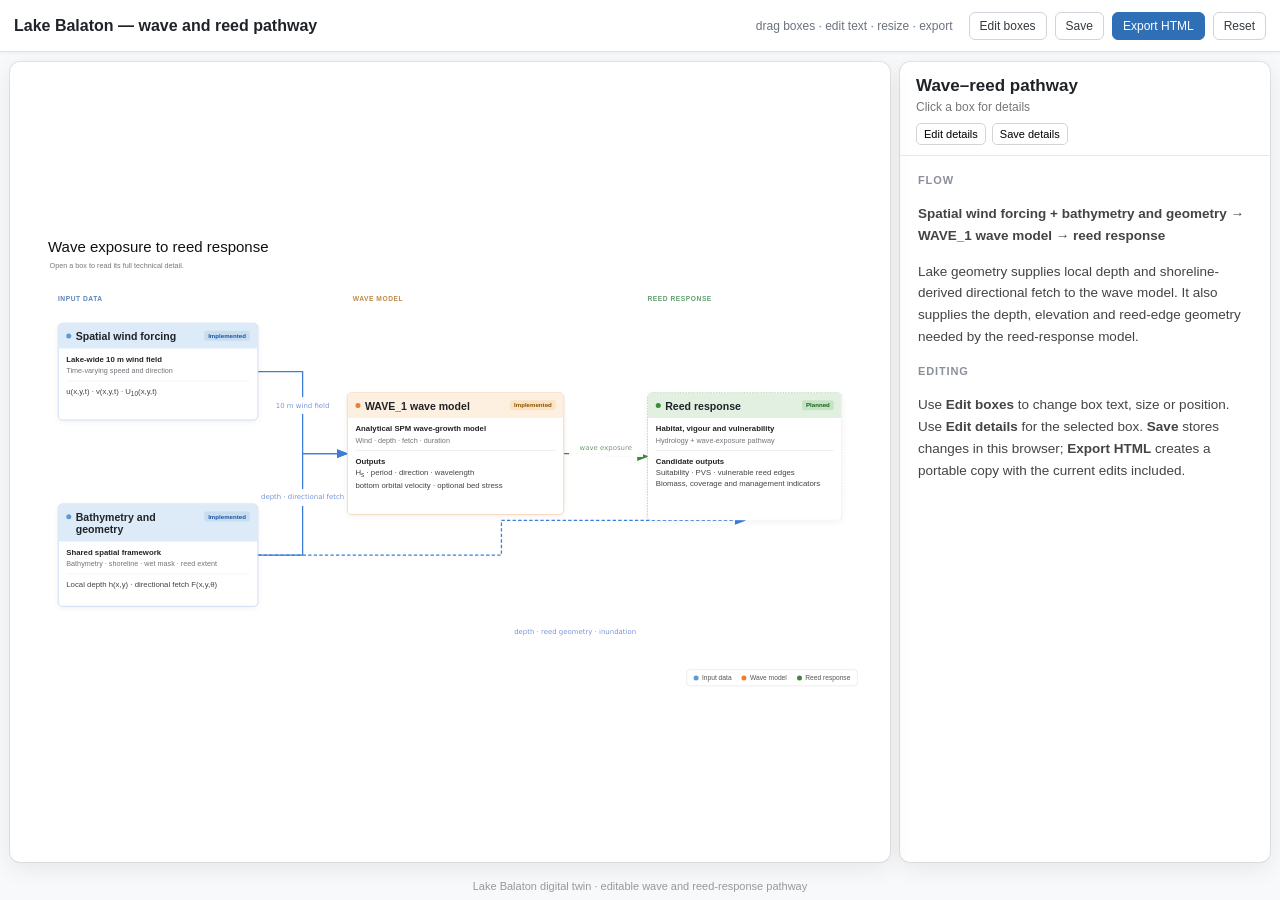
<file: wiki/chart/Balaton_Wiki.html>
<!DOCTYPE html>
<html lang="en">
<head>
<meta charset="UTF-8">
<meta name="viewport" content="width=device-width, initial-scale=1.0">
<title>Lake Balaton digital twin — wave and reed pathway</title>
<link rel="icon" href="data:,">
<style>
*{box-sizing:border-box}html,body{height:100%;margin:0}
body{font-family:-apple-system,BlinkMacSystemFont,"Segoe UI",Arial,sans-serif;color:#1f2328;background:#f8f9fb;overflow:hidden}
.app{height:100%;display:flex;flex-direction:column}
.toolbar{height:52px;flex:0 0 52px;display:flex;align-items:center;gap:8px;padding:0 14px;background:#fff;border-bottom:1px solid #dfe3e8;box-shadow:0 1px 3px rgba(0,0,0,.05);z-index:20}
.toolbar .title{font-weight:650;font-size:16px;margin-right:auto}.toolbar .subtitle{color:#6b7280;font-size:12px;margin-right:8px}
.toolbar button{border:1px solid #cfd4da;background:#fff;color:#343a40;padding:6px 10px;border-radius:6px;cursor:pointer;font-size:12px}.toolbar button:hover{background:#f3f5f7}.toolbar button.active{background:#e7f0fb;border-color:#7aa7dc;color:#164f8f}.toolbar .primary{background:#2f6fb5;color:#fff;border-color:#2f6fb5}.toolbar .primary:hover{background:#285f9b}
.main{flex:1;min-height:0;display:flex;gap:10px;padding:10px}.stage-wrap{flex:1;min-width:0;position:relative;overflow:hidden;background:#fff;border-radius:10px;box-shadow:0 0 0 1px rgba(0,0,0,.08),0 6px 24px rgba(0,0,0,.08)}
.stage{width:1550px;height:850px;position:absolute;left:50%;top:50%;transform-origin:top left;background:#fff}.stage-title{position:absolute;left:52px;top:24px;font-size:27px;font-weight:500;color:#111}.stage-note{position:absolute;left:55px;top:65px;font-size:13px;color:#777}
.layer-label{position:absolute;font-size:12px;letter-spacing:.08em;text-transform:uppercase;font-weight:700;opacity:.72}.layer-data{color:#1a55a0}.layer-model{color:#a85c00}.layer-water{color:#247a3b}
#arrows{position:absolute;inset:0;width:100%;height:100%;overflow:visible;z-index:2;pointer-events:none}
.node{position:absolute;z-index:4;border-radius:8px;background:#fff;border:1.5px solid #cbd3dc;cursor:grab;user-select:none;box-shadow:0 3px 12px rgba(0,0,0,.055);overflow:hidden;min-width:250px;min-height:150px}
.node:active{cursor:grabbing}.node:hover{box-shadow:0 5px 18px rgba(0,0,0,.10)}.node.active{box-shadow:0 0 0 3px rgba(59,125,216,.18),0 5px 18px rgba(0,0,0,.10)}
.node-head{display:flex;align-items:flex-start;gap:8px;padding:13px 14px 10px;border-radius:6px 6px 0 0}.dot{width:9px;height:9px;border-radius:50%;margin-top:5px;flex:0 0 auto}.node-title{font-size:19px;font-weight:650;line-height:1.15;flex:1}.badge{font-size:11px;font-weight:650;padding:3px 7px;border-radius:4px;white-space:nowrap}
.node-body{padding:9px 14px 14px;font-size:14px;line-height:1.45;color:#444}.node-body strong{color:#222}.node-body .mini{color:#70757a;font-size:13px}.node-body .io{margin-top:8px;padding-top:8px;border-top:1px solid rgba(0,0,0,.08)}
.data{border-color:#aac8ea}.data .node-head{background:#ddeaf7}.data .dot{background:#5b9bd5}.data .badge{color:#1a55a0;background:#c8ddf0}.model{border-color:#f2c28d}.model .node-head{background:#fef0e0}.model .dot{background:#ed7d31}.model .badge{color:#8a5200;background:#fae2c4}.water{border-color:#9ac99a;border-style:dashed}.water .node-head{background:#e2f0e2}.water .dot{background:#3a8a3a}.water .badge{color:#1a5c1a;background:#c4e4c4}
body.edit-mode .node{resize:both;overflow:auto;user-select:text}body.edit-mode .node-title[contenteditable="true"],body.edit-mode .node-body[contenteditable="true"]{outline:1px dashed #77a6d8;outline-offset:2px;cursor:text;background:rgba(255,255,255,.55)}body.edit-mode .node-head{cursor:grab}.edit-hint{display:none}body.edit-mode .edit-hint{display:inline;color:#1a55a0;font-weight:600}
.side{width:370px;flex:0 0 370px;background:#fff;border-radius:10px;box-shadow:0 0 0 1px rgba(0,0,0,.08),0 6px 24px rgba(0,0,0,.08);overflow:hidden;display:flex;flex-direction:column}.side-head{padding:14px 16px 10px;border-bottom:1px solid #e6e8eb}.side-title{font-size:17px;font-weight:650}.side-sub{margin-top:4px;font-size:12px;color:#777}.side-tools{display:flex;gap:6px;margin-top:9px}.side-tools button{border:1px solid #d1d5da;background:#fff;border-radius:5px;font-size:11px;padding:4px 7px;cursor:pointer}.side-tools button:hover{background:#f4f5f6}
.side-content{overflow-y:auto;padding:16px 18px 24px;font-size:13.5px;line-height:1.62;color:#444;flex:1}.side-content h3{font-size:11px;text-transform:uppercase;letter-spacing:.08em;color:#8a8f98;margin:15px 0 5px}.side-content h3:first-child{margin-top:0}.side-content ul{margin:5px 0 8px 18px;padding:0}.side-content li{margin:3px 0}.side-content code{background:#f1f3f5;padding:1px 4px;border-radius:3px;font-size:12px}.side-content a{color:#1a55a0;text-decoration:none}.side-content a:hover{text-decoration:underline}.side-content[contenteditable="true"]{outline:none;background:#fffdf3;box-shadow:inset 0 0 0 2px #f0cd70}
.tagrow{display:flex;flex-wrap:wrap;gap:5px;margin-top:5px}.tag{font-family:Consolas,monospace;font-size:11.5px;background:#f5f6f8;border:1px solid #e0e3e7;border-radius:4px;padding:2px 6px}.legend{position:absolute;right:42px;bottom:22px;z-index:5;display:flex;gap:18px;background:rgba(255,255,255,.92);border:1px solid #dedede;border-radius:6px;padding:7px 12px;font-size:12px;color:#555}.legend span{display:flex;align-items:center;gap:6px}.legend i{width:9px;height:9px;border-radius:50%;display:inline-block}.footer{flex:0 0 28px;display:flex;justify-content:center;align-items:center;font-size:11px;color:#999}
.anchor-dot{display:none}body.edit-mode .anchor-dot{display:block}
.toast{position:fixed;left:50%;bottom:44px;transform:translateX(-50%);background:#222;color:#fff;padding:8px 12px;border-radius:6px;font-size:12px;opacity:0;pointer-events:none;transition:opacity .2s;z-index:99}.toast.show{opacity:.92}
@media(max-width:1100px){.side{width:310px;flex-basis:310px}.toolbar .subtitle{display:none}}
</style>
</head>
<body>
<div class="app">
  <div class="toolbar">
    <div class="title">Lake Balaton — wave and reed pathway</div>
    <div class="subtitle">drag boxes · edit text · resize · export</div>
    <button id="editBtn" onclick="toggleEditMode()">Edit boxes</button>
    <button onclick="saveState()">Save</button>
    <button class="primary" onclick="exportHTML()">Export HTML</button>
    <button onclick="resetAll()">Reset</button>
  </div>
  <div class="main">
    <div class="stage-wrap" id="stageWrap">
      <div class="stage" id="stage">
        <div class="stage-title">Wave exposure to reed response</div>
        <div class="stage-note">Open a box to read its full technical detail. <span class="edit-hint">Edit mode: drag, resize, or revise any box.</span></div>
        <div class="layer-label layer-data" style="left:70px;top:124px;">Input data</div>
        <div class="layer-label layer-model" style="left:600px;top:124px;">Wave model</div>
        <div class="layer-label layer-water" style="left:1130px;top:124px;">Reed response</div>
        <svg id="arrows" viewBox="0 0 1550 850" xmlns="http://www.w3.org/2000/svg"><defs>
          <marker id="arrowBlue" markerWidth="9" markerHeight="7" refX="8" refY="3.5" orient="auto"><polygon points="0,0 9,3.5 0,7" fill="#3b7dd8"/></marker>
          <marker id="arrowGreen" markerWidth="9" markerHeight="7" refX="8" refY="3.5" orient="auto"><polygon points="0,0 9,3.5 0,7" fill="#3a8a3a"/></marker>
          <filter id="whiteBg" x="-20%" y="-50%" width="140%" height="200%"><feFlood flood-color="white" flood-opacity="0.96" result="bg"/><feMerge><feMergeNode in="bg"/><feMergeNode in="SourceGraphic"/></feMerge></filter>
        </defs><g id="dynamicArrows"></g></svg>

        <div class="node data" id="wind" style="left:70px;top:175px;width:360px;height:175px;" data-panel="wind">
          <div class="node-head"><span class="dot"></span><div class="node-title">Spatial wind forcing</div><span class="badge">Implemented</span></div>
          <div class="node-body"><strong>Lake-wide 10 m wind field</strong><br><span class="mini">Time-varying speed and direction</span><div class="io">u(x,y,t) · v(x,y,t) · U<sub>10</sub>(x,y,t)</div></div>
        </div>

        <div class="node data" id="geom" style="left:70px;top:500px;width:360px;height:185px;" data-panel="geom">
          <div class="node-head"><span class="dot"></span><div class="node-title">Bathymetry and geometry</div><span class="badge">Implemented</span></div>
          <div class="node-body"><strong>Shared spatial framework</strong><br><span class="mini">Bathymetry · shoreline · wet mask · reed extent</span><div class="io">Local depth h(x,y) · directional fetch F(x,y,θ)</div></div>
        </div>

        <div class="node model" id="wave" style="left:590px;top:300px;width:390px;height:220px;" data-panel="wave">
          <div class="node-head"><span class="dot"></span><div class="node-title">WAVE_1 wave model</div><span class="badge">Implemented</span></div>
          <div class="node-body"><strong>Analytical SPM wave-growth model</strong><br><span class="mini">Wind · depth · fetch · duration</span><div class="io"><strong>Outputs</strong><br>H<sub>s</sub> · period · direction · wavelength<br>bottom orbital velocity · optional bed stress</div></div>
        </div>

        <div class="node water" id="reed" style="left:1130px;top:300px;width:350px;height:230px;" data-panel="reed">
          <div class="node-head"><span class="dot"></span><div class="node-title">Reed response</div><span class="badge">Planned</span></div>
          <div class="node-body"><strong>Habitat, vigour and vulnerability</strong><br><span class="mini">Hydrology + wave-exposure pathway</span><div class="io"><strong>Candidate outputs</strong><br>Suitability · PVS · vulnerable reed edges<br>Biomass, coverage and management indicators</div></div>
        </div>

        <div class="legend"><span><i style="background:#5b9bd5"></i>Input data</span><span><i style="background:#ed7d31"></i>Wave model</span><span><i style="background:#3a8a3a"></i>Reed response</span></div>
      </div>
    </div>

    <aside class="side">
      <div class="side-head"><div class="side-title" id="sideTitle">Wave–reed pathway</div><div class="side-sub" id="sideSub">Click a box for details</div><div class="side-tools"><button id="detailEditBtn" onclick="toggleDetailEdit()">Edit details</button><button onclick="saveDetail()">Save details</button></div></div>
      <div class="side-content" id="sideContent"><h3>Flow</h3><p><strong>Spatial wind forcing + bathymetry and geometry → WAVE_1 wave model → reed response</strong></p><p>Lake geometry supplies local depth and shoreline-derived directional fetch to the wave model. It also supplies the depth, elevation and reed-edge geometry needed by the reed-response model.</p><h3>Editing</h3><p>Use <strong>Edit boxes</strong> to change box text, size or position. Use <strong>Edit details</strong> for the selected box. <strong>Save</strong> stores changes in this browser; <strong>Export HTML</strong> creates a portable copy with the current edits included.</p></div>
    </aside>
  </div>
  <div class="footer">Lake Balaton digital twin · editable wave and reed-response pathway</div>
</div>
<div class="toast" id="toast"></div>

<script id="panelData" type="application/json">
{
  "wind":{"title":"Spatial wind forcing","sub":"Input data · implemented","html":"<h3>Role</h3><p>Provides the spatially and temporally varying 10-m wind field used by WAVE_1.</p><h3>Exchange fields</h3><div class='tagrow'><span class='tag'>u(x,y,t)</span><span class='tag'>v(x,y,t)</span><span class='tag'>U10(x,y,t)</span><span class='tag'>direction(x,y,t)</span></div><h3>Processing</h3><p>Station observations can be interpolated over the lake grid and/or passed through the wind-field preprocessing used for Lake Balaton. The wave model consumes wind speed and direction at each spatial calculation point and time step.</p>"},
  "geom":{"title":"Bathymetry and geometry","sub":"Input data · implemented","html":"<h3>Role</h3><p>Defines the common spatial support for wave growth, directional fetch and reed habitat calculations.</p><h3>Core layers</h3><ul><li>Bathymetry / local water depth <code>h(x,y)</code></li><li>Lake shoreline polygon and wet/dry mask</li><li>Wave calculation grid</li><li>Reed polygons and/or reed-edge segments when available</li></ul><h3>Derived geometry</h3><p>Directional fetch <code>F(x,y,θ)</code> is calculated from each in-lake grid point toward the shoreline for the required wind directions. Local depth is passed directly to the SPM formulas.</p><h3>Direct reed linkage</h3><p>The same geometry provides water depth/elevation context and the spatial support on which reed suitability, vigour and vulnerability indicators can be mapped.</p>"},
  "wave":{"title":"WAVE_1 wave model","sub":"Wave model · implemented","html":"<h3>Purpose</h3><p>Computationally light, spatial wave estimation using Shore Protection Manual wave-growth relations.</p><h3>Inputs</h3><ul><li>Spatial 10-m wind speed and direction from the wind-forcing input</li><li>Bathymetry / local water depth <code>h(x,y)</code></li><li>Directional fetch <code>F(x,y,θ)</code> from bathymetry and geometry</li><li>Wind duration for duration-limited growth</li></ul><h3>Method</h3><p>For every grid point and time step, WAVE_1 uses local wind, water depth, fetch and duration to evaluate the applicable shallow/deep-water and fetch-/duration-limited wave-growth relations. The method remains spatial although the wave-growth component is analytical/empirical rather than spectral.</p><h3>Outputs to reed response</h3><div class='tagrow'><span class='tag'>Hs(x,y,t)</span><span class='tag'>T(x,y,t)</span><span class='tag'>wave direction</span><span class='tag'>L</span><span class='tag'>Ub</span><span class='tag'>τwave optional</span><span class='tag'>event statistics</span></div><h3>Literature basis</h3><p>Homoródi, Józsa & Krámer (2012), <em>On the 2D modelling aspects of wind-induced waves in shallow, fetch-limited lakes</em>. The paper presents SPM significant-wave-height and mean-period estimates using local wind speed, fetch and water depth and compares them with SWAN in a very shallow lake.</p>"},
  "reed":{"title":"Reed response","sub":"Ecosystem response · planned","html":"<h3>Concept</h3><p><strong>Planned Phragmites australis habitat, vigour and vulnerability model.</strong> The proposed structure combines Balaton-specific hydrological controls with a separate wave-exposure stress term from WAVE_1.</p><h3>Hydrological inputs</h3><div class='tagrow'><span class='tag'>water depth</span><span class='tag'>mean water level</span><span class='tag'>water-level fluctuation</span><span class='tag'>inundation duration</span><span class='tag'>elevation</span><span class='tag'>reed polygons</span></div><h3>Wave inputs</h3><div class='tagrow'><span class='tag'>Hs</span><span class='tag'>T</span><span class='tag'>wave direction</span><span class='tag'>Ub</span><span class='tag'>τwave</span><span class='tag'>event duration</span><span class='tag'>exceedance</span></div><h3>Balaton-specific evidence</h3><p>Tóth (2026) analysed Lake Balaton Phragmites over 2000–2024. Higher annual mean water level was associated with reduced structural and photophysiological performance, while greater annual water-level fluctuation was associated with improved reed performance. The exploratory <strong>Phragmites Vigour Score (PVS)</strong> combined morphological and photophysiological responses and was more strongly related to water-level variability than to mean water level.</p><p>The study focused on sheltered northern-shore stands and deliberately excluded southern-shore sites to avoid high-frequency disturbance from wave action. It therefore strengthens the hydrological component of this model but does <strong>not</strong> provide a quantitative Balaton wave-damage function.</p><h3>Process options supported by the literature</h3><ul><li><strong>Habitat dynamics:</strong> cellular automaton + modified logistic growth can represent spatial spread, biomass accumulation and loss in unsuitable habitat.</li><li><strong>Flooding stress:</strong> water depth and inundation duration can directly modify Phragmites growth and biomass.</li><li><strong>Plant growth / services:</strong> process formulations can include photosynthesis, respiration, biomass and evapotranspiration, with outputs translated into ecosystem-service indicators.</li><li><strong>Balaton vigour indicator:</strong> PVS provides a candidate integrated condition metric for the hydrological branch of the model.</li></ul><h3>Candidate outputs</h3><ul><li>Reed habitat-suitability map</li><li>Phragmites Vigour Score / condition map</li><li>Wave-exposure / vulnerability map</li><li>Reed-edge high-risk segments</li><li>Biomass or coverage scenarios</li><li>Scenario comparison under wind, water-level and geometry changes</li><li>Ecosystem-service / management indicators</li></ul><h3>Important remaining calibration</h3><p>The current literature supports water depth, water-level variability, inundation duration and plant-growth processes. A <strong>Lake Balaton-specific quantitative response to wave exposure</strong> still needs to be calibrated from field observations, targeted wave–reed literature or an expert-defined exposure index.</p><h3>Sources</h3><p><strong>Tóth (2026)</strong>, <em>Structural and functional responses of Phragmites australis to managed hydrological regimes</em>, Ecological Indicators 188, 114999. DOI: <a href='https://doi.org/10.1016/j.ecolind.2026.114999' target='_blank'>10.1016/j.ecolind.2026.114999</a>.</p><p>Yi et al. (2020), <em>Suitable habitat mathematical model of common reed...</em>; Xia et al. (2025), <em>Modeling the growth dynamics of Phragmites australis with flooding stress...</em>; Sharma et al. (2025), <em>Unified process model-based assessment...</em>.</p>"}
}
</script>

<script>
const STAGE_W=1550;
const STAGE_H=850;
const STAGE_INSET={left:20,top:105,right:20,bottom:45};
const STORAGE='balaton_wave_reed_editable_v4';
const PANEL_STORAGE=STORAGE+'_panels';
const TEXT_STORAGE=STORAGE+'_text';
let panels=JSON.parse(document.getElementById('panelData').textContent);
let active=null,drag=null,scale=1,editMode=false,detailEdit=false;
const NODE_IDS=['wind','geom','wave','reed'];
let initialLayout={},initialText={};

function toast(msg){const t=document.getElementById('toast');t.textContent=msg;t.classList.add('show');clearTimeout(t._timer);t._timer=setTimeout(()=>t.classList.remove('show'),1600)}
function captureInitial(){NODE_IDS.forEach(id=>{const el=document.getElementById(id);initialLayout[id]={x:parseFloat(el.style.left)||0,y:parseFloat(el.style.top)||0,w:parseFloat(el.style.width)||el.offsetWidth,h:parseFloat(el.style.height)||el.offsetHeight};initialText[id]={title:el.querySelector('.node-title').innerHTML,body:el.querySelector('.node-body').innerHTML};});}
function fitStage(){const wrap=document.getElementById('stageWrap'),stage=document.getElementById('stage');const s=Math.min((wrap.clientWidth-18)/STAGE_W,(wrap.clientHeight-18)/STAGE_H,1.25);scale=Math.max(.05,s);stage.style.transform=`scale(${scale}) translate(-50%,-50%)`;}
function getPos(id){const el=document.getElementById(id);return{x:parseFloat(el.style.left)||0,y:parseFloat(el.style.top)||0,w:el.offsetWidth,h:el.offsetHeight};}
function containNode(el){const oldX=parseFloat(el.style.left)||0,oldY=parseFloat(el.style.top)||0,oldW=el.offsetWidth,oldH=el.offsetHeight;const maxW=STAGE_W-STAGE_INSET.left-STAGE_INSET.right,maxH=STAGE_H-STAGE_INSET.top-STAGE_INSET.bottom;const w=Math.min(oldW,maxW),h=Math.min(oldH,maxH),x=Math.max(STAGE_INSET.left,Math.min(STAGE_W-STAGE_INSET.right-w,oldX)),y=Math.max(STAGE_INSET.top,Math.min(STAGE_H-STAGE_INSET.bottom-h,oldY));if(Math.abs(w-oldW)>.5)el.style.width=w+'px';if(Math.abs(h-oldH)>.5)el.style.height=h+'px';if(Math.abs(x-oldX)>.5)el.style.left=x+'px';if(Math.abs(y-oldY)>.5)el.style.top=y+'px';}
function anchor(id,side){const p=getPos(id);if(side==='r')return[p.x+p.w,p.y+p.h/2];if(side==='l')return[p.x,p.y+p.h/2];if(side==='t')return[p.x+p.w/2,p.y];return[p.x+p.w/2,p.y+p.h];}
function orthoPath(a,aside,b,bside,mode){const p1=anchor(a,aside),p2=anchor(b,bside);let pts;if(mode==='vertical'){const mid=(p1[1]+p2[1])/2;pts=[p1,[p1[0],mid],[p2[0],mid],p2];}else{const mid=(p1[0]+p2[0])/2;pts=[p1,[mid,p1[1]],[mid,p2[1]],p2];}return{pts,d:'M '+pts.map(p=>p[0]+' '+p[1]).join(' L '),lx:(pts[1][0]+pts[2][0])/2,ly:(pts[1][1]+pts[2][1])/2};}
function drawLink(g,o){const p=orthoPath(o.a,o.aside,o.b,o.bside,o.mode||'horizontal');const path=document.createElementNS('http://www.w3.org/2000/svg','path');path.setAttribute('d',p.d);path.setAttribute('fill','none');path.setAttribute('stroke',o.color||'#3b7dd8');path.setAttribute('stroke-width',o.width||'2.3');if(o.dash)path.setAttribute('stroke-dasharray','6,4');path.setAttribute('marker-end',`url(#${o.marker||'arrowBlue'})`);g.appendChild(path);const text=document.createElementNS('http://www.w3.org/2000/svg','text');text.setAttribute('x',o.tx??p.lx);text.setAttribute('y',o.ty??(p.ly-9));text.setAttribute('text-anchor','middle');text.setAttribute('font-size','12.5');text.setAttribute('font-family','system-ui,sans-serif');text.setAttribute('fill',o.color||'#1a55a0');text.setAttribute('filter','url(#whiteBg)');text.textContent=o.label;g.appendChild(text);[anchor(o.a,o.aside),anchor(o.b,o.bside)].forEach(pt=>{const c=document.createElementNS('http://www.w3.org/2000/svg','circle');c.setAttribute('class','anchor-dot');c.setAttribute('cx',pt[0]);c.setAttribute('cy',pt[1]);c.setAttribute('r','4.5');c.setAttribute('fill','#e31a1c');g.appendChild(c);});}
function drawArrows(){const g=document.getElementById('dynamicArrows');g.innerHTML='';[
 {a:'wind',aside:'r',b:'wave',bside:'l',label:'10 m wind field',color:'#3b7dd8'},
 {a:'geom',aside:'r',b:'wave',bside:'l',label:'depth · directional fetch',color:'#3b7dd8'},
 {a:'wave',aside:'r',b:'reed',bside:'l',label:'wave exposure',color:'#3a8a3a',marker:'arrowGreen'},
 {a:'geom',aside:'r',b:'reed',bside:'b',label:'depth · reed geometry · inundation',color:'#3b7dd8',mode:'horizontal',tx:1000,ty:735,dash:true}
 ].forEach(o=>drawLink(g,o));}
function captureState(){const layout={},text={};NODE_IDS.forEach(id=>{const p=getPos(id),el=document.getElementById(id);layout[id]={x:p.x,y:p.y,w:p.w,h:p.h};text[id]={title:el.querySelector('.node-title').innerHTML,body:el.querySelector('.node-body').innerHTML};});return{layout,text};}
function saveState(silent=false){const s=captureState();localStorage.setItem(STORAGE,JSON.stringify(s.layout));localStorage.setItem(TEXT_STORAGE,JSON.stringify(s.text));localStorage.setItem(PANEL_STORAGE,JSON.stringify(panels));if(!silent)toast('Saved in this browser');}
function loadState(){let layout=null,text=null,pov=null;try{layout=JSON.parse(localStorage.getItem(STORAGE)||'null');text=JSON.parse(localStorage.getItem(TEXT_STORAGE)||'null');pov=JSON.parse(localStorage.getItem(PANEL_STORAGE)||'null');}catch(e){}NODE_IDS.forEach(id=>{const el=document.getElementById(id),p=(layout&&layout[id])||initialLayout[id];el.style.left=p.x+'px';el.style.top=p.y+'px';el.style.width=(p.w||initialLayout[id].w)+'px';el.style.height=(p.h||initialLayout[id].h)+'px';containNode(el);const t=(text&&text[id])||initialText[id];el.querySelector('.node-title').innerHTML=t.title;el.querySelector('.node-body').innerHTML=t.body;});if(pov)panels=Object.assign(panels,pov);document.getElementById('panelData').textContent=JSON.stringify(panels);}
function resetAll(){if(!confirm('Reset text, sizes, positions and detail panels to the defaults in this HTML?'))return;localStorage.removeItem(STORAGE);localStorage.removeItem(TEXT_STORAGE);localStorage.removeItem(PANEL_STORAGE);NODE_IDS.forEach(id=>{const el=document.getElementById(id),p=initialLayout[id],t=initialText[id];el.style.left=p.x+'px';el.style.top=p.y+'px';el.style.width=p.w+'px';el.style.height=p.h+'px';el.querySelector('.node-title').innerHTML=t.title;el.querySelector('.node-body').innerHTML=t.body;});panels=JSON.parse(document.getElementById('panelData').textContent);active=null;showOverview();drawArrows();toast('Reset');}
function toggleEditMode(){editMode=!editMode;document.body.classList.toggle('edit-mode',editMode);document.getElementById('editBtn').classList.toggle('active',editMode);document.getElementById('editBtn').textContent=editMode?'Finish editing':'Edit boxes';NODE_IDS.forEach(id=>{const el=document.getElementById(id);el.querySelector('.node-title').contentEditable=editMode?'true':'false';el.querySelector('.node-body').contentEditable=editMode?'true':'false';});if(!editMode)saveState(true);}
function showOverview(){document.getElementById('sideTitle').textContent='Wave–reed pathway';document.getElementById('sideSub').textContent='Click a box for details';document.getElementById('sideContent').innerHTML='<h3>Flow</h3><p><strong>Spatial wind forcing + bathymetry and geometry → WAVE_1 wave model → reed response</strong></p><p>Lake geometry supplies local depth and shoreline-derived directional fetch to the wave model. It also supplies the depth, elevation and reed-edge geometry needed by the reed-response model.</p><h3>Editing</h3><p>Use <strong>Edit boxes</strong> to change box text, size or position. Use <strong>Edit details</strong> for the selected box. <strong>Save</strong> stores changes in this browser; <strong>Export HTML</strong> creates a portable copy with the current edits included.</p>';}
function openPanel(id){if(detailEdit)toggleDetailEdit(false);if(active)document.getElementById(active).classList.remove('active');active=id;document.getElementById(id).classList.add('active');const p=panels[id];document.getElementById('sideTitle').textContent=p.title;document.getElementById('sideSub').textContent=p.sub;document.getElementById('sideContent').innerHTML=p.html;}
function toggleDetailEdit(force){if(!active){toast('Select a capsule first');return;}detailEdit=typeof force==='boolean'?force:!detailEdit;const c=document.getElementById('sideContent'),b=document.getElementById('detailEditBtn');c.contentEditable=detailEdit?'true':'false';b.textContent=detailEdit?'Finish detail edit':'Edit details';b.classList.toggle('active',detailEdit);if(!detailEdit)saveDetail(true);}
function saveDetail(silent=false){if(!active){if(!silent)toast('Select a capsule first');return;}panels[active].html=document.getElementById('sideContent').innerHTML;document.getElementById('panelData').textContent=JSON.stringify(panels);localStorage.setItem(PANEL_STORAGE,JSON.stringify(panels));if(!silent)toast('Detail panel saved');}
function sanitizeForExport(clone){clone.querySelectorAll('[contenteditable]').forEach(el=>el.removeAttribute('contenteditable'));clone.body.classList.remove('edit-mode');const eb=clone.getElementById('editBtn');if(eb){eb.classList.remove('active');eb.textContent='Edit boxes';}const db=clone.getElementById('detailEditBtn');if(db){db.classList.remove('active');db.textContent='Edit details';}const sc=clone.getElementById('sideContent');if(sc)sc.removeAttribute('contenteditable');}
function exportHTML(){if(detailEdit)saveDetail(true);saveState(true);document.getElementById('panelData').textContent=JSON.stringify(panels);const clone=document.documentElement.cloneNode(true);sanitizeForExport(clone);const html='<!DOCTYPE html>\n'+clone.outerHTML;const blob=new Blob([html],{type:'text/html;charset=utf-8'});const a=document.createElement('a');a.href=URL.createObjectURL(blob);a.download='Lake_Balaton_Wave_Reed_Pathway_editable.html';document.body.appendChild(a);a.click();setTimeout(()=>{URL.revokeObjectURL(a.href);a.remove();},1000);toast('HTML exported');}

NODE_IDS.forEach(id=>{const el=document.getElementById(id);el.addEventListener('mousedown',e=>{if(e.button!==0)return;if(editMode&&e.target.closest('[contenteditable="true"]'))return;drag={id,startX:e.clientX,startY:e.clientY,x:parseFloat(el.style.left)||0,y:parseFloat(el.style.top)||0,moved:false};e.preventDefault();});el.addEventListener('click',e=>{if(e.target.closest('[contenteditable="true"]'))return;if(!drag||!drag.moved)openPanel(id);});el.querySelector('.node-title').addEventListener('input',()=>saveState(true));el.querySelector('.node-body').addEventListener('input',()=>saveState(true));new ResizeObserver(()=>{containNode(el);drawArrows();if(editMode)saveState(true);}).observe(el);});
document.addEventListener('mousemove',e=>{if(!drag)return;const el=document.getElementById(drag.id);const dx=(e.clientX-drag.startX)/scale,dy=(e.clientY-drag.startY)/scale;if(Math.abs(dx)>2||Math.abs(dy)>2)drag.moved=true;el.style.left=Math.max(STAGE_INSET.left,Math.min(STAGE_W-el.offsetWidth-STAGE_INSET.right,drag.x+dx))+'px';el.style.top=Math.max(STAGE_INSET.top,Math.min(STAGE_H-el.offsetHeight-STAGE_INSET.bottom,drag.y+dy))+'px';drawArrows();});
document.addEventListener('mouseup',()=>{if(drag){saveState(true);setTimeout(()=>drag=null,0);}});window.addEventListener('resize',()=>{fitStage();drawArrows();});

captureInitial();loadState();fitStage();drawArrows();showOverview();
</script>
</body>
</html>
</file>
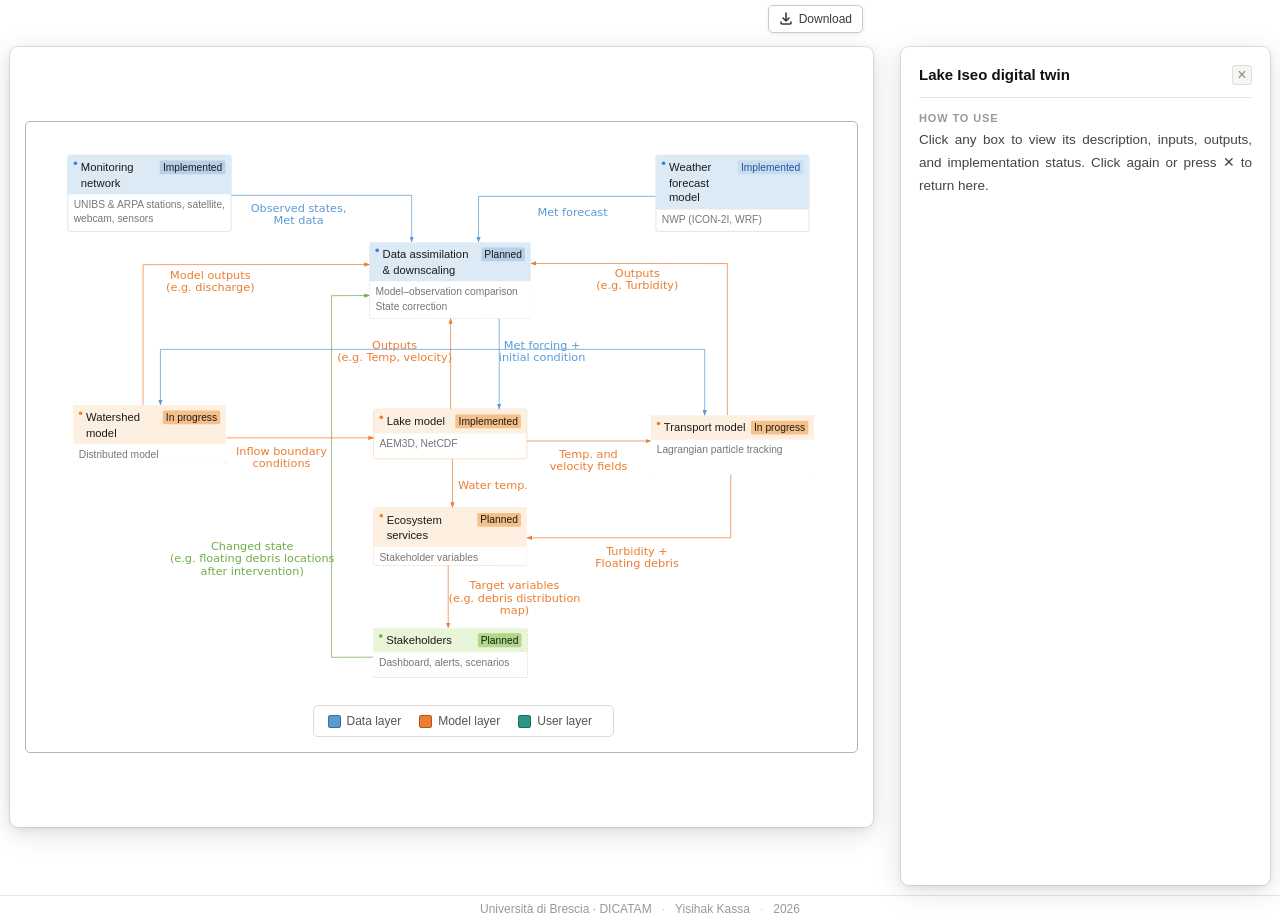
<file: wiki/chart/chart.html>
<!DOCTYPE html>
<html lang="en">
<head>
<meta charset="UTF-8">
<meta name="viewport" content="width=device-width, initial-scale=1.0">
<title>Chart</title>
<link rel="icon" href="data:image/svg+xml,%3Csvg xmlns='http://www.w3.org/2000/svg' viewBox='0 0 64 64'%3E%3Crect x='1' y='1' width='62' height='62' rx='13' fill='%23f7f5f1' stroke='%23d5d1c9' stroke-width='2'/%3E%3Cpath d='M32 32L14 14M32 32L50 14M32 32L32 52' stroke='%23b8b5b0' stroke-width='3' fill='none'/%3E%3Crect x='24' y='24' width='16' height='16' rx='4' fill='%233b7dd8'/%3E%3Ccircle cx='14' cy='14' r='6' fill='%233a8a3a'/%3E%3Ccircle cx='50' cy='14' r='6' fill='%23c89a20'/%3E%3Ccircle cx='32' cy='52' r='6' fill='%23999'/%3E%3C/svg%3E">
<link rel="stylesheet" href="chart.css">
<!-- KaTeX vendored locally (v0.17.0) so the page works offline -->
<link rel="stylesheet" href="vendor/katex/katex.min.css">
<script defer src="vendor/katex/katex.min.js"></script>
<script defer src="vendor/katex/contrib/auto-render.min.js"></script>
</head>
<body>

<div class="toolbar">
    <!-- File group: Save + Export -->
    <button id="save-btn" class="tb-icon-btn tb-edit" onclick="saveAll()" data-tip="Save">
      <svg width="15" height="15" viewBox="0 0 15 15" fill="none">
        <path d="M2 2h8.5L13 4.5V13a1 1 0 01-1 1H3a1 1 0 01-1-1V2z" stroke="currentColor" stroke-width="1.4" stroke-linejoin="round"/>
        <rect x="5" y="1.5" width="4" height="3.5" rx="0.5" stroke="currentColor" stroke-width="1.3"/>
        <rect x="4" y="8" width="7" height="4.5" rx="0.5" stroke="currentColor" stroke-width="1.3"/>
      </svg>
    </button>
    <div style="position:relative;display:inline-flex;">
      <button class="tb-icon-btn" onclick="toggleExportDrop(event)" data-tip="Export">
        <svg width="14" height="14" viewBox="0 0 14 14" fill="none">
          <path d="M7 1v8M4 6l3 3 3-3M2 10v1a1 1 0 001 1h8a1 1 0 001-1v-1" stroke="currentColor" stroke-width="1.6" stroke-linecap="round" stroke-linejoin="round"/>
        </svg>
      </button>
      <div class="export-drop" id="export-drop">
        <button onclick="exportPNG(); closeExportDrop()">
          <svg width="14" height="14" viewBox="0 0 14 14" fill="none"><rect x="1" y="1" width="12" height="12" rx="2" stroke="#888" stroke-width="1.3"/><path d="M3 9l2.5-3L8 8.5 9.5 6.5 11 9" stroke="#888" stroke-width="1.2" stroke-linecap="round" stroke-linejoin="round"/></svg>
          PNG
        </button>
        <button onclick="exportSVG(); closeExportDrop()">
          <svg width="14" height="14" viewBox="0 0 14 14" fill="none"><path d="M2 4a2 2 0 012-2h4l4 4v4a2 2 0 01-2 2H4a2 2 0 01-2-2V4z" stroke="#888" stroke-width="1.3"/><path d="M8 2v4h4" stroke="#888" stroke-width="1.3" stroke-linecap="round"/></svg>
          SVG
        </button>
        <button onclick="exportPDF(); closeExportDrop()">
          <svg width="14" height="14" viewBox="0 0 14 14" fill="none"><rect x="1" y="1" width="12" height="12" rx="2" stroke="#888" stroke-width="1.3"/><path d="M4 5h3.5a1.5 1.5 0 010 3H4V5z" stroke="#888" stroke-width="1.2" stroke-linecap="round"/><path d="M4 9h6" stroke="#888" stroke-width="1.2" stroke-linecap="round"/></svg>
          PDF
        </button>
      </div>
    </div>

    <div class="tb-sep tb-edit"></div>
    <!-- History group: Undo + Redo -->
    <button id="btn-undo" class="tb-icon-btn tb-edit" onclick="undo()" disabled data-tip="Undo (Ctrl+Z)">
      <svg width="15" height="15" viewBox="0 0 15 15" fill="none">
        <path d="M2.5 5.5h6a3.5 3.5 0 010 7H5.5" stroke="currentColor" stroke-width="1.5" stroke-linecap="round" stroke-linejoin="round"/>
        <path d="M5.5 3L2.5 5.5l3 2.5" stroke="currentColor" stroke-width="1.5" stroke-linecap="round" stroke-linejoin="round"/>
      </svg>
    </button>
    <button id="btn-redo" class="tb-icon-btn tb-edit" onclick="redo()" disabled data-tip="Redo (Ctrl+Y)">
      <svg width="15" height="15" viewBox="0 0 15 15" fill="none">
        <path d="M12.5 5.5H6.5a3.5 3.5 0 000 7H9.5" stroke="currentColor" stroke-width="1.5" stroke-linecap="round" stroke-linejoin="round"/>
        <path d="M9.5 3l3 2.5-3 2.5" stroke="currentColor" stroke-width="1.5" stroke-linecap="round" stroke-linejoin="round"/>
      </svg>
    </button>

    <div class="tb-sep tb-edit"></div>
    <!-- Insert group: Box + Text -->
    <button class="tb-icon-btn tb-edit" onclick="showAddNodeDialog()" data-tip="Add box">
      <svg width="15" height="15" viewBox="0 0 15 15" fill="none">
        <rect x="2" y="2" width="11" height="11" rx="1.5" stroke="currentColor" stroke-width="1.4"/>
        <path d="M7.5 5v5M5 7.5h5" stroke="currentColor" stroke-width="1.4" stroke-linecap="round"/>
      </svg>
    </button>
    <button class="tb-icon-btn tb-edit" onclick="addFloatingText()" data-tip="Add text label">
      <svg width="15" height="15" viewBox="0 0 15 15" fill="none">
        <path d="M2.5 4h10M7.5 4v7.5" stroke="currentColor" stroke-width="1.5" stroke-linecap="round"/>
      </svg>
    </button>

    <div class="tb-sep tb-edit"></div>
    <!-- Draw group: Arrow + Ortho constraint + Delete arrow -->
    <button id="btn-add-arrow" class="tb-icon-btn tb-edit" onclick="startDrawMode()" data-tip="Draw arrow">
      <svg width="15" height="15" viewBox="0 0 15 15" fill="none">
        <path d="M3 12L12 3" stroke="currentColor" stroke-width="1.4" stroke-linecap="round"/>
        <path d="M12 3H7.5M12 3V7.5" stroke="currentColor" stroke-width="1.4" stroke-linecap="round" stroke-linejoin="round"/>
      </svg>
    </button>
    <button id="btn-ortho-drag" class="tb-icon-btn tb-edit" onclick="toggleOrthoDrag()" data-tip="Constrain drag to H/V axis">
      <svg width="15" height="15" viewBox="0 0 15 15" fill="none">
        <path d="M3.5 11.5V3.5h8" stroke="currentColor" stroke-width="1.5" stroke-linecap="round" stroke-linejoin="round"/>
        <path d="M3.5 7.5h4v4" stroke="currentColor" stroke-width="1.1" stroke-linecap="round" stroke-linejoin="round" opacity="0.55"/>
      </svg>
    </button>
    <button id="btn-delete-arrow" class="tb-icon-btn tb-edit" onclick="deleteSelectedArrow()" data-tip="Delete selected arrow" style="display:none;color:#c0392b;">
      <svg width="15" height="15" viewBox="0 0 15 15" fill="none">
        <path d="M3 12L11 4" stroke="currentColor" stroke-width="1.3" stroke-linecap="round" opacity="0.4"/>
        <path d="M11 4H7.5M11 4V7.5" stroke="currentColor" stroke-width="1.3" stroke-linecap="round" stroke-linejoin="round" opacity="0.4"/>
        <path d="M2.5 11l3 3M5.5 11l-3 3" stroke="currentColor" stroke-width="1.5" stroke-linecap="round"/>
      </svg>
    </button>

    <div class="tb-sep tb-edit"></div>
    <!-- Format group: font sizes -->
    <span class="tb-group-label tb-edit">Font size</span>
    <div class="tb-fs-row tb-edit" data-tip="Arrow label font size">
      <span class="tb-label">Label</span>
      <select id="label-font-size">
        <option>8</option><option>9</option><option>10</option><option>11</option>
        <option>11.5</option><option>12</option><option>13</option>
        <option>14</option><option>16</option><option>18</option><option selected>20</option>
        <option>22</option><option>24</option><option>28</option><option>36</option>
        <option>48</option><option>72</option>
      </select>
    </div>
    <div class="tb-fs-row tb-edit" data-tip="Node title font size">
      <span class="tb-label">Title</span>
      <select id="ntitle-font-size">
        <option>8</option><option>9</option><option>10</option><option>11</option>
        <option>11.5</option><option>12</option><option>13</option>
        <option>14</option><option>16</option><option>18</option><option selected>20</option>
        <option>22</option><option>24</option><option>28</option><option>36</option>
        <option>48</option><option>72</option>
      </select>
    </div>
    <div class="tb-fs-row tb-edit" data-tip="Node subtitle font size">
      <span class="tb-label">Subtitle</span>
      <select id="nsub-font-size">
        <option>8</option><option>9</option><option>10</option><option>11</option>
        <option>11.5</option><option>12</option><option>13</option>
        <option>14</option><option>16</option><option>18</option><option selected>20</option>
        <option>22</option><option>24</option><option>28</option><option>36</option>
        <option>48</option><option>72</option>
      </select>
    </div>
    <div class="tb-fs-row tb-edit" data-tip="Status badge font size">
      <span class="tb-label">Badge</span>
      <select id="badge-font-size">
        <option>8</option><option>9</option><option>10</option><option>11</option>
        <option>11.5</option><option>12</option><option>13</option>
        <option>14</option><option>16</option><option>18</option><option selected>20</option>
        <option>22</option><option>24</option><option>28</option><option>36</option>
        <option>48</option><option>72</option>
      </select>
    </div>

    <div class="tb-sep tb-edit"></div>
    <!-- Box group: exact dimensions for the open box, or every shift-selected box. -->
    <span class="tb-group-label tb-edit">Box size</span>
    <div class="tb-fs-row tb-edit" data-tip="Width × height of the selected box or boxes, in canvas units">
      <input type="number" id="node-w-input" min="80" max="20000" step="1"
             aria-label="Box width"
             style="width:52px;font-family:inherit;font-size:11px;padding:2px 4px;
                    border:1px solid #dedad4;border-radius:3px;background:#fff;color:#1c1c1e;">
      <span class="tb-label">×</span>
      <input type="number" id="node-h-input" min="36" max="20000" step="1"
             aria-label="Box height"
             style="width:52px;font-family:inherit;font-size:11px;padding:2px 4px;
                    border:1px solid #dedad4;border-radius:3px;background:#fff;color:#1c1c1e;">
    </div>

    <div class="tb-sep"></div>
    <!-- Legend group: show/hide toggle + add item (kept out of the legend's
         own flex row so its measured width/drag-box never includes an add
         control — see chart.md "Legend" section) -->
    <label class="tb-fs-row" style="cursor:pointer;" data-tip="Show / hide the colour legend">
      <input type="checkbox" id="legend-toggle" checked style="cursor:pointer;margin:0;">
      <span class="tb-label">Legend</span>
    </label>
    <button class="tb-icon-btn tb-edit" onclick="addLegendItem()" data-tip="Add legend item" style="font-size:16px;font-weight:600;">+</button>

    <div class="tb-sep tb-edit"></div>
    <!-- Chart area group: exact dimensions of the bordered drawing region, the
         typed alternative to dragging the stage's edge/corner grips. -->
    <span class="tb-group-label tb-edit">Chart area</span>
    <div class="tb-fs-row tb-edit" data-tip="Width × height of the bordered chart area, in canvas units">
      <input type="number" id="canvas-w-input" min="300" max="20000" step="10"
             style="width:60px;font-family:inherit;font-size:11px;padding:2px 4px;
                    border:1px solid #dedad4;border-radius:3px;background:#fff;color:#1c1c1e;">
      <span class="tb-label">×</span>
      <input type="number" id="canvas-h-input" min="300" max="20000" step="10"
             style="width:60px;font-family:inherit;font-size:11px;padding:2px 4px;
                    border:1px solid #dedad4;border-radius:3px;background:#fff;color:#1c1c1e;">
    </div>
    <button class="tb-icon-btn tb-text-btn tb-edit" onclick="fitCanvasToContent()"
            data-tip="Shrink-wrap the chart area around its content">Fit</button>

  <!-- View group: Fullscreen alone, pushed to the right -->
  <div class="export-wrap">
    <button id="btn-fullscreen" onclick="toggleFullscreen()" data-tip="Fullscreen">
      <svg width="14" height="14" viewBox="0 0 14 14" fill="none">
        <path id="fs-icon-path" d="M1 5V1h4M9 1h4v4M13 9v4H9M5 13H1V9" stroke="#1c1c1e" stroke-width="1.6" stroke-linecap="round" stroke-linejoin="round"/>
      </svg>
    </button>
  </div>

</div><!-- /toolbar -->

<div class="body">

  <div class="chart-area">

  <div id="readonly-export">
    <button onclick="toggleReadonlyExport(event)" aria-label="Export chart">
      <svg width="14" height="14" viewBox="0 0 14 14" fill="none" aria-hidden="true">
        <path d="M7 1v8M4 6l3 3 3-3M2 10v1a1 1 0 001 1h8a1 1 0 001-1v-1" stroke="currentColor" stroke-width="1.6" stroke-linecap="round" stroke-linejoin="round"/>
      </svg>
      <span>Download</span>
    </button>
    <div id="readonly-export-drop">
      <button onclick="exportPNG(); closeReadonlyExport()">PNG</button>
      <button onclick="exportSVG(); closeReadonlyExport()">SVG</button>
      <button onclick="exportPDF(); closeReadonlyExport()">PDF</button>
    </div>
  </div>

  <div class="canvas-wrap">
  <div class="canvas-stage" id="canvas-stage">
  <div class="canvas" id="canvas">
  <div id="canvas-margin-guide"></div>
  <div class="center-snap-guide vertical" id="center-snap-guide-x"></div>
  <div class="center-snap-guide horizontal" id="center-snap-guide-y"></div>
  <svg id="svgl" xmlns="http://www.w3.org/2000/svg">
    <defs>
      <!-- blue: atmospheric forcing -->
      <marker id="mbl" markerWidth="8" markerHeight="6" refX="7" refY="3" orient="auto"><polygon points="0,0 8,3 0,6" fill="#5b9bd5"/></marker>
      <!-- teal: hydrological forcing -->
      <marker id="mtl" markerWidth="8" markerHeight="6" refX="7" refY="3" orient="auto"><polygon points="0,0 8,3 0,6" fill="#2e9688"/></marker>
      <!-- orange: validation -->
      <marker id="mor" markerWidth="8" markerHeight="6" refX="7" refY="3" orient="auto"><polygon points="0,0 8,3 0,6" fill="#ed7d31"/></marker>
      <!-- green: assimilation -->
      <marker id="mgr" markerWidth="8" markerHeight="6" refX="7" refY="3" orient="auto"><polygon points="0,0 8,3 0,6" fill="#70ad47"/></marker>
      <!-- purple: model cascade -->
      <marker id="mpu" markerWidth="8" markerHeight="6" refX="7" refY="3" orient="auto"><polygon points="0,0 8,3 0,6" fill="#7030a0"/></marker>
    </defs>
  </svg>

  <!-- DATA SOURCES (top row) -->
  <div class="node" id="N-icon" style="width:180px;" onclick="open_panel('icon')">
    <div class="node-head"><div class="dot"></div><span class="ntitle"></span><span class="badge"></span></div>
    <div class="nsub"></div>
  </div>

  <div class="node src" id="N-mon" style="width:200px;" onclick="open_panel('mon')">
    <div class="node-head"><div class="dot"></div><span class="ntitle"></span><span class="badge"></span></div>
    <div class="nsub"></div>
  </div>

  <!-- MODELS -->
  <div class="node" id="N-aem" style="width:250px;" onclick="open_panel('aem')">
    <div class="node-head"><div class="dot"></div><span class="ntitle"></span><span class="badge"></span></div>
    <div class="nsub"></div>
  </div>

  <div class="node prog" id="N-wsm" style="width:180px;" onclick="open_panel('wsm')">
    <div class="node-head"><div class="dot"></div><span class="ntitle"></span><span class="badge"></span></div>
    <div class="nsub"></div>
  </div>

  <div class="node plan" id="N-tbm" style="width:195px;" onclick="open_panel('tbm')">
    <div class="node-head"><div class="dot"></div><span class="ntitle"></span><span class="badge"></span></div>
    <div class="nsub"></div>
  </div>

  <div class="node plan" id="N-eco" style="width:185px;" onclick="open_panel('eco')">
    <div class="node-head"><div class="dot"></div><span class="ntitle"></span><span class="badge"></span></div>
    <div class="nsub"></div>
  </div>

  <!-- VALIDATION / DATA ASSIMILATION -->
  <div class="node prog" id="N-vda" style="width:250px;" onclick="open_panel('vda')">
    <div class="node-head"><div class="dot"></div><span class="ntitle"></span><span class="badge"></span></div>
    <div class="nsub"></div>
  </div>

  <!-- OUTPUTS -->
  <div class="node" id="N-arc" style="width:280px;" onclick="open_panel('arc')">
    <div class="node-head"><div class="dot"></div><span class="ntitle"></span><span class="badge"></span></div>
    <div class="nsub"></div>
  </div>

  <div class="node" id="N-dash" style="width:160px;" onclick="open_panel('dash')">
    <div class="node-head"><div class="dot"></div><span class="ntitle"></span><span class="badge"></span></div>
    <div class="nsub"></div>
  </div>

  <div class="node plan" id="N-stk" style="width:155px;" onclick="open_panel('stk')">
    <div class="node-head"><div class="dot"></div><span class="ntitle"></span><span class="badge"></span></div>
    <div class="nsub"></div>
  </div>

  </div><!-- /canvas -->

  <div id="canvas-legend" title="Drag to move · Double-click a label to rename · Click a swatch to recolour · Drag right edge to resize"
    style="position:absolute;left:50%;bottom:14px;transform:translateX(-50%);
    z-index:4;display:flex;flex-direction:row;flex-wrap:wrap;align-items:center;gap:8px 18px;
    pointer-events:auto;cursor:move;
    background:rgba(255,255,255,0.88);border:1px solid #dedad4;border-radius:5px;
    padding:8px 14px;
    font-family:-apple-system,BlinkMacSystemFont,'Segoe UI',sans-serif;font-size:12px;color:#555;">
  </div>

  <div class="stage-rh stage-rh-n" data-dir="n" title="Drag to resize"></div>
  <div class="stage-rh stage-rh-s" data-dir="s" title="Drag to resize"></div>
  <div class="stage-rh stage-rh-e" data-dir="e" title="Drag to resize"></div>
  <div class="stage-rh stage-rh-w" data-dir="w" title="Drag to resize"></div>
  <div class="stage-resize-handle se" id="stage-resize-handle" data-dir="se" title="Drag to resize the chart area"></div>
  <div class="stage-resize-handle sw" data-dir="sw" title="Drag to resize the chart area"></div>
  <div class="stage-resize-handle ne" data-dir="ne" title="Drag to resize the chart area"></div>
  <div class="stage-resize-handle nw" data-dir="nw" title="Drag to resize the chart area"></div>

  </div><!-- /canvas-stage -->

  </div><!-- /canvas-wrap -->

  </div><!-- /chart-area -->

  <div class="split-handle" id="split-handle" title="Drag to resize"></div>

  <!-- SIDE PANEL -->
  <div class="side" id="side">
    <div class="side-inner" id="side-inner">
      <div class="side-header">
        <div>
          <div class="side-title" id="side-title"></div>
        </div>
        <span class="side-badge" id="side-badge"></span>
        <button class="side-edit-btn" id="side-edit-btn" onclick="toggleSidebarEdit()">Edit</button>
        <div class="side-close" onclick="close_panel()">×</div>
      </div>
      <div id="side-content"></div>
    </div>
  </div>

  <!-- EDIT PANE -->
  <div class="side-edit-pane" id="side-edit-pane">
    <div class="side-edit-inner">
      <div class="side-edit-header">
        <span class="side-edit-label">Editor</span>
        <div class="side-edit-actions">
          <button class="side-save-btn" onclick="saveSidebarEdit()">Save</button>
          <button class="side-cancel-btn" onclick="cancelSidebarEdit()">Close</button>
        </div>
      </div>
      <div class="side-edit-fields" id="side-edit-fields">
        <label class="side-edit-field">
          <span class="side-edit-fieldlabel">Title</span>
          <input type="text" id="side-title-input" oninput="onSidebarMetaInput()" placeholder="Box title">
        </label>
        <label class="side-edit-field">
          <span class="side-edit-fieldlabel">Status banner</span>
          <input type="text" id="side-badge-input" oninput="onSidebarMetaInput()" placeholder="e.g. Planned">
        </label>
      </div>
      <textarea id="side-textarea" oninput="onSidebarInput()" placeholder="Write content here.&#10;&#10;$x^2$ inline math&#10;$$\frac{a}{b}$$ display math"></textarea>
      <div class="side-math-hint"># Heading · **bold** · *italic* · `code` · [text](url) · - list · --- · $…$ math · Ctrl+S</div>
    </div>
  </div>

</div><!-- /body -->
<div id="ui-tooltip"></div>

<footer>
  <span>Università di Brescia · DICATAM</span>
  <span style="color:#ccc;">·</span>
  <span>Yisihak Kassa</span>
  <span style="color:#ccc;">·</span>
  <span>2026</span>
</footer>

<script id="chart-document" type="application/json">
{
  "schemaVersion": 2,
  "data": {
    "icon": {
      "title": "NWP",
      "badge": "Implemented",
      "bcls": "impl",
      "nsub": "ICON-2I · GRIB"
    },
    "mon": {
      "title": "Monitoring network",
      "badge": "Implemented",
      "bcls": "impl",
      "nsub": "UNIBS stations (Castro, Iseo) · ARPA Darfo"
    },
    "aem": {
      "title": "AEM3D lake model",
      "badge": "Implemented",
      "bcls": "impl",
      "nsub": "3-D hydro · 35 MET zones · twice-daily"
    },
    "wsm": {
      "title": "Watershed model",
      "badge": "Implemented",
      "bcls": "impl",
      "nsub": "Distributed model"
    },
    "tbm": {
      "title": "Transport & biogeochem model",
      "badge": "Planned",
      "bcls": "plan",
      "nsub": "sediment · nutrients · tracers"
    },
    "eco": {
      "title": "Ecosystem services",
      "badge": "Planned",
      "bcls": "plan",
      "nsub": "DO · algae · habitat · alerts"
    },
    "vda": {
      "title": "Validation & data assimilation",
      "badge": "In progress",
      "bcls": "prog",
      "nsub": "Model–observation comparison<br>State correction (planned)"
    },
    "arc": {
      "title": "Forecast archive",
      "badge": "Implemented",
      "bcls": "impl",
      "nsub": "72-h T · velocity · level · CF-NetCDF"
    },
    "dash": {
      "title": "Dashboard",
      "badge": "Implemented",
      "bcls": "impl",
      "nsub": "React · FastAPI · D3.js"
    },
    "stk": {
      "title": "Stakeholders",
      "badge": "Planned",
      "bcls": "plan",
      "nsub": "alerts · scenarios · dam control"
    }
  },
  "canvas": {
    "w": 1622,
    "h": 1231,
    "manual": false,
    "scale": 1
  },
  "positions": {
    "icon": {
      "x": 1229,
      "y": 64,
      "w": 300,
      "h": 150
    },
    "mon": {
      "x": 81,
      "y": 64,
      "w": 320,
      "h": 150
    },
    "aem": {
      "x": 678,
      "y": 560,
      "w": 300,
      "h": 98
    },
    "wsm": {
      "x": 91,
      "y": 552,
      "w": 300,
      "h": 114
    },
    "tbm": {
      "x": 1219,
      "y": 572,
      "w": 320,
      "h": 116
    },
    "eco": {
      "x": 678,
      "y": 752,
      "w": 300,
      "h": 114
    },
    "vda": {
      "x": 670,
      "y": 234,
      "w": 316,
      "h": 150
    },
    "stk": {
      "x": 677,
      "y": 987,
      "w": 302,
      "h": 98
    }
  },
  "labelPositions": {
    "arrow_1780231744722_lbl": {
      "x": 833.4323933023496,
      "y": 1073.5590516528734,
      "r": 0
    },
    "arrow_1780244085872_lbl": {
      "x": 580.7997727346083,
      "y": 633.6963645441867,
      "r": 270
    },
    "arrow_1780247906340_lbl": {
      "x": 483.62867721413926,
      "y": 712.4739816043522,
      "r": 0
    },
    "arrow_1780758105910_lbl": {
      "x": 1040.5980221817035,
      "y": 645.675881932744,
      "r": 270
    },
    "arrow_1783328888956_lbl": {
      "x": 901.5566464548671,
      "y": 649.1795881078518,
      "r": 270
    },
    "arrow_1787157009436_lbl": {
      "x": 532.0626144527159,
      "y": 175.15897806187238,
      "r": 0
    },
    "arrow_1787157209542_lbl": {
      "x": 1066.7468358620968,
      "y": 183.8521324082397,
      "r": 0
    },
    "arrow_1787157290240_lbl": {
      "x": 1007.3193444136912,
      "y": 442.7499396653782,
      "r": 0
    },
    "arrow_1787157559462_lbl": {
      "x": 1192.5593007053048,
      "y": 844.3061249638757,
      "r": 0
    },
    "arrow_1787158048524_lbl": {
      "x": 445.9616788321167,
      "y": 791.219432806334,
      "r": 0
    },
    "arrow_1787158250409_lbl": {
      "x": 911.4147419423563,
      "y": 716.2996198030719,
      "r": 0
    },
    "arrow_1787158357139_lbl": {
      "x": 1098.0219717738926,
      "y": 655.1644237079252,
      "r": 0
    },
    "arrow_1787158858606_lbl": {
      "x": 359.6923273033081,
      "y": 306.63075620136794,
      "r": 0
    },
    "arrow_1787158917851_lbl": {
      "x": 719.4895090919235,
      "y": 442.67180136962685,
      "r": 0
    },
    "arrow_1787158961352_lbl": {
      "x": 1193.142287382055,
      "y": 302.5144901769871,
      "r": 0
    },
    "arrow_1787162081123_lbl": {
      "x": 498.54723335878685,
      "y": 650.0048929231065,
      "r": 0
    },
    "arrow_1787158152295_lbl": {
      "x": 953.4784418013293,
      "y": 912.1791789201056,
      "r": 0
    },
    "arrow_1787597335761_lbl": {
      "x": 441.47804516423355,
      "y": 835.6545940564578,
      "r": 0
    }
  },
  "deletedNodes": [
    "cnode_1783320985926",
    "cnode_1780556617482",
    "arc",
    "dash",
    "cnode_1787600547685"
  ],
  "customNodes": {},
  "textOverrides": {
    "aem": {
      "title": "Lake model",
      "badge": "Implemented",
      "bcls": "impl",
      "nsub": "AEM3D, NetCDF "
    },
    "wsm": {
      "title": "Watershed model",
      "badge": "In progress",
      "bcls": "prog",
      "nsub": "Distributed model"
    },
    "mon": {
      "title": "Monitoring network",
      "badge": "Implemented",
      "bcls": "impl",
      "nsub": "UNIBS & ARPA stations, \nsatellite, webcam, sensors"
    },
    "arc": {
      "title": "State and forecast archive",
      "badge": "Implemented",
      "bcls": "impl",
      "nsub": "NetCDF . Continuously updated . Keeps track of state history"
    },
    "tbm": {
      "title": "Transport model",
      "badge": "In progress",
      "bcls": "prog",
      "nsub": "Lagrangian particle tracking"
    },
    "eco": {
      "title": "Ecosystem services",
      "badge": "Planned",
      "bcls": "plan",
      "nsub": "Stakeholder variables"
    },
    "dash": {
      "title": "GUI",
      "badge": "In progress",
      "bcls": "prog",
      "nsub": "User friendly"
    },
    "stk": {
      "title": "Stakeholders",
      "badge": "Planned",
      "bcls": "plan",
      "nsub": "Dashboard, alerts, scenarios"
    },
    "vda": {
      "title": "Data assimilation & downscaling",
      "badge": "Planned",
      "bcls": "plan",
      "nsub": "Model–observation comparison\nState correction"
    },
    "icon": {
      "title": "Weather forecast model",
      "badge": "Implemented",
      "bcls": "impl",
      "nsub": "NWP (ICON-2I, WRF)"
    }
  },
  "styleOverrides": {
    "wsm": {
      "dot": "#ed7d31",
      "border": "#f5c08a",
      "bg": "#fef0e0"
    },
    "aem": {
      "dot": "#ed7d31",
      "border": "#f5c08a",
      "bg": "#fef0e0"
    },
    "eco": {
      "dot": "#ed7d31",
      "border": "#f5c08a",
      "bg": "#fef0e0",
      "label": "Model layer"
    },
    "tbm": {
      "dot": "#ed7d31",
      "border": "#f5c08a",
      "bg": "#fef0e0",
      "label": "Model layer"
    },
    "mon": {
      "dot": "#3b7dd8",
      "border": "#b8cfe8",
      "bg": "#dceaf5"
    },
    "vda": {
      "dot": "#3b7dd8",
      "border": "#b8cfe8",
      "bg": "#dceaf5"
    },
    "dash": {
      "dot": "#7030a0",
      "border": "#c4a8d8",
      "bg": "#f0eaf7"
    },
    "stk": {
      "dot": "#70ad47",
      "border": "#b0d888",
      "bg": "#e8f5d8",
      "label": "Water quality"
    },
    "cnode_1780556617482": {
      "dot": "#5b9bd5",
      "border": "#aac8ea",
      "bg": "#ddeaf7",
      "label": "Data layer"
    },
    "cnode_1783320985926": {
      "dot": "#ed7d31",
      "border": "#f5c08a",
      "bg": "#fef0e0",
      "label": "Model layer"
    }
  },
  "sidebar": {
    "icon": "# Source\nMeteoHub's ICON-2I regional NWP model, 2.2 km horizontal resolution over Italy. Issued 2× daily (00, 12 UTC), 72-hour forecast horizon. Accessed via MeteoHub API.\n\nICON-2I model:\n- [ItaliaMeteo short-term forecasts](https://www.agenziaitaliameteo.it/en/meteorology/forecasts/short-term-forecasts-italy/)\n- [ICON model](https://www.icon-model.org/)\n\nWRF model:\n- [MISTRAL WRF forecasts](https://mistral-cat.hpc.cineca.it/dataset/previsioni-meteorologiche-modello-wrf)\n- [WRF users](https://www2.mmm.ucar.edu/wrf/users/)\n\n# Target outputs\n- Air temperature at 2m (°C)\n- Wind speed at 10m (m/s)\n- Wind direction at 10m (°)\n- Shortwave radiation at surface (W/m²)\n- Cloud cover (%)\n- Precipitation (mm/h)\n- Relative humidity (%)\n- Pressure at surface (hPa)\n\n# Role\nAtmospheric forcing for AEM3D. Also displayed in a user-friendly way to stakeholders on the dashboard.\n\n# Format\nGRIB2 download → NetCDF extraction (cfgrib) → AEM3D MET `.dat` files. Bilinear interpolation to the lake grid. Filtered by forecast reference time.",
    "mon": "# Source\n1. Lake stations operated by the University of Brescia: Lake floating station (LS), Castro (eastern shore, SS1) and Iseo (southern shore SS2). Accessed via FTP.\n\nLS (1/min-1/10min): wind speed and direction (1/min), lake temperature profile (1/10min), net total radiation (1/min). Details at: [LS station](https://hydraulics.unibs.it/hydraulics/il-monitoraggio-del-lago-diseo/lsd/)\n\nSS1 (1/min): wind speed and direction, lake's level, air temperature and relative humidity, short wave radiation, atmospheric pressure. Details at: [SS1 station](https://hydraulics.unibs.it/hydraulics/il-monitoraggio-del-lago-diseo/ss1/)\n\nSS2 (1/min):  wind speed and direction, lake's level, air temperature and relative humidity, short wave radiation, atmospheric pressure. Details at: [SS2 station](https://hydraulics.unibs.it/hydraulics/il-monitoraggio-del-lago-diseo/ss2/)\n\n2. River gauge (ARPA Lombardia)\n\nDarfo (1/10 min): Hydrometric level gauge on the Oglio River at Darfo, upstream of Lake Iseo. Level converted to discharge via a calibrated rating curve. Data are available at: [ARPA Lombardia data request](https://www.arpalombardia.it/temi-ambientali/meteo-e-clima/form-richiesta-dati/)\n\n3. Remote observations\n\n- Optical images provided by Sentinel 2 and Sentinel 3 (≈1/2 days)\n- Webcam images framing the northern part of the lake (1/15min).\n\n# Target outputs\n- Wind speed (m/s) and direction (°)\n- Air temperature (°C) and relative humidity (%)\n- Short and long wave radiation (W/m2)\n- Water temperature profile along the water column (°C)\n- River discharge (m3/s)\n- Optical images of the surface of the lake\n\n# Roles\n**NWP bias assessment:** Station wind, radiation, and temperature are compared against ICON-2I fields at the same locations. This reveals systematic NWP biases driven by local topography not resolved by the 2 km grid and allow a proper elaboration of the atmosphetic forcing to optimize the simulation of lake circulation\n\n**Initial conditions:** Water temperature profile is used to initialize AEM3D and remote observations are elaborated by specific models to provide the initial debris distribution for the transport models.\n\n**Model evaluation:** Observed lake surface temperatures are compared against AEM3D simulated profiles to assess model performance.",
    "aem": "# Source\nAEM3D (Aquatic Ecosystem Model 3D) is a numerical modeling tool used to simulate hydrodynamic and thermodynamic processes in aquatic systems. AEM3D accounts for environmental forcing such as inflows, thermal and mechanical fluxes at the surface.\n\nFull documentation is made available at [AEM3D documentation](https://www.hydronumerics.com.au/software/aquatic-ecosystem-model-3d)\n\n# Target inputs\n- Lake's bathymetry\n- Air temperature at 2m (°C)\n- Wind speed at 10m (m/s)\n- Wind direction at 10m (°)\n- Shortwave radiation at surface (W/m²)\n- Cloud cover (%)\n- Precipitation (mm/h)\n- Relative humidity (%)\n- Inflows discharge (m3/s), temperature (°C) and turbidity (FTU)\n- Outflow discharge (m3/s)\n- Initial condition for temperature (°C) and turbidity (FTU)\n\n# Target outputs\n- Water velocities (m/s)\n- Water temperature (°C)\n- Turbidity (FTU)\n- Water level (m)\n\n# Format and operational mode\nTwice-daily forecast cycle driven by ICON-2I (00 and 12 UTC). Two-phase execution: state advance to next issue time, then 72-hour forecast product. Warm-start from restart file preserves thermal stratification.\n\n# Role\nProvides the input to the transport model and to the module aimed at quantifying the ecosystem services.",
    "wsm": "# Source\nThe implemented watershed model is a simplified, computationally efficient tool for the preliminary assessment of river water quality, particularly suited to poorly monitored basins and stable low-flow periods. Starting from a digital elevation model (DEM), it automatically reconstructs the drainage network and its geometric and topological properties, representing it as a non-binary tree. Recursive procedures are then used to calculate discharge, hydraulic characteristics, mass and energy balances, and chemical processes throughout the network. The model estimates natural discharge from the drained area, while empirical relationships determine channel width, depth, velocity, and bed roughness. Users must provide meteorological data, water-quality parameters, and information about pollutant sources, discharges, withdrawals, and artificial diversions.\n\nPilotti, M. and Rosso, R. (1990) “SHELL: a general framework for modelling the distributed response of a drainage basin”, Proceedings of the Eighth International Conference on Computational Methods in Water Resources, Held in Venice, Italy, June 11-15, 1990.\n\nPilotti, M. Chapra S. C. and Valerio, G. (2019). Steady-State Distributed Modeling of Dissolved Oxygen in Data-Poor, Sewage Dominated River Systems Using Drainage Networks, Environmental Modeling and Software, 111,  153-169, [DOI](https://doi.org/10.1016/j.envsoft.2018.08.027).\n\n# Target inputs\n- gridded precipitation (mm/h)\n- air temperature (°C)\n- watershed initial conditions\n\n# Target outputs\n- discharge Q(t) (m³/s)\n- inflow temperature (°C)\n- suspended sediment (g/L)\n\n# Role\nHydrological forcing for AEM3D.",
    "tbm": "# Target inputs\n- Water velocities (m/s)\n- Water temperature (°C)\n- Turbidity (FTU)\n- Optical images of the surface waters\n- Water level (m)\n\n# Target outputs\n- Map of the surface distribution of the target variables (turbidity, macrophytes, floating debris etc.)\n\n# Role\nProvides the input to the module aimed at quantifying the ecosystem services",
    "eco": "# Status\nPlanned. Awaiting transport model outputs and water quality module coupling.\n\n# Target inputs\n- Wind speed and direction\n- Water velocities (m/s)\n- Water temperature (°C)\n- Turbidity map (FTU)\n- Maps of floating debris\n\n# Target output\n- Water level threshold and wind alerts\n- Areas with the highest probability of floating debris accumulation, enabling targeted clean-up activities.\n- Turbidity and temperature hotspots.",
    "vda": "# Purpose\nCorrects the model with new observations. Receives observations from the monitoring network and NWP fields from ICON-2I, compares them against AEM3D simulated outputs, and feeds corrected state back into the model once a DA scheme is operational.\n\n# Implemented: observation comparison\nStation wind, radiation, and temperature (UNIBS) are compared against co-located ICON-2I NWP fields, quantifying systematic biases, especially for wind in complex topography. Simulated lake temperature profiles are compared against Castro station measurements to assess AEM3D thermal skill.\n\n- NWP bias (wind, radiation, T)\n- T profile skill score\n- stratification timing\n\n# Planned: data assimilation\nObserved lake surface temperatures and met variables will be used to correct AEM3D initial conditions. This reduces drift between forecast cycles and improves restart state accuracy. Method to be defined (e.g. nudging, optimal interpolation, EnKF).\n\n# Outputs\nSkill scores and uncertainty bounds → Dashboard (so stakeholders see model reliability). Corrected initial conditions → AEM3D (closes the digital twin feedback loop).",
    "arc": "# Contents\n3-D temperature (°C)3-D velocity (m/s)water level (m a.s.l.)station depth profiles.\n\n# Structure\nNetCDF files per station, indexed by `forecast_reference_time` and `forecast_period`. Each twice-daily operational run appends one entry.\n\n# Role\nPersistent record of all operational forecast runs. Source for dashboard queries and validation against station observations.\n\n# Links\n[Wiki page](https://github.com/giuliavalerio/PROVA/wiki/Aquatic-Ecosystem-model-of-Lake-Iseo)\n",
    "dash": "# Stack\nReact + Vite + D3.js frontend, FastAPI backend. Reads forecast archive NetCDF directly, without an intermediate database for simulation data.\n\n# Current views\n- Depth–time temperature heatmap (click to select time/depth)\n- Vertical temperature profile at selected time\n- Surface temperature time series\n- Depth-specific temperature time series\n\n# Aggregation\nRaw / daily / weekly / monthly with avg / min / max / median, all computed in the browser.\n\n# Future additions\nDO profiles, turbidity, velocity maps, scenario comparison, threshold alerts.",
    "stk": "# Status\nPlanned. Engagement begins once the dashboard prototype is ready.\n\n# Groups\n- Dam operators: real-time level forecasts and gate scenario testing\n- ARPA Lombardia: model outputs and validation data sharing\n- Water utilities: intake temperature and level forecasts\n- Municipal authorities: flood and drought early warning\n\n# Feedback loop\nDam gate control decisions translate back into AEM3D boundary conditions (offtake rates, outlet levels), closing the operational digital twin loop.",
    "cnode_1780556617482": "# Status\nPlanned. This statistical downscaling layer sits between the NWP model and the lake and watershed models.\n\n# Purpose\nRefine coarse ICON-2I fields toward local conditions the 2 km grid cannot resolve, such as wind channelling near Iseo, using monitoring-network observations as a reference.\n\n# Approach\nStatistical / empirical correction. Method to be defined.",
    "_overview_": "# How to use\nClick any box to view its description, inputs, outputs, and implementation status. Click again or press ✕ to return here."
  },
  "arrows": [
    {
      "id": "connector_1787157009436",
      "kind": "tree",
      "source": "v_arrow_1787157009436_source",
      "vertices": {
        "v_arrow_1787157009436_source": {
          "node": "mon",
          "fx": 1,
          "fy": 0.527964240077136,
          "kind": "anchor"
        },
        "v_arrow_1787157009436_point_1": {
          "kind": "point",
          "x": 752.7955736376815,
          "y": 143.19465146173587
        },
        "v_arrow_1787157009436_terminal": {
          "node": "vda",
          "fx": 0.26201132398988675,
          "fy": 0,
          "kind": "anchor"
        }
      },
      "edges": [
        {
          "id": "e_arrow_1787157009436_1",
          "from": "v_arrow_1787157009436_source",
          "to": "v_arrow_1787157009436_point_1"
        },
        {
          "id": "e_arrow_1787157009436_2",
          "from": "v_arrow_1787157009436_point_1",
          "to": "v_arrow_1787157009436_terminal"
        }
      ],
      "terminals": [
        {
          "vertex": "v_arrow_1787157009436_terminal",
          "marker": "mbl",
          "label": {
            "text": "Observed states,\nMet data",
            "key": "arrow_1787157009436_lbl"
          }
        }
      ],
      "style": {
        "color": "#5b9bd5",
        "dashed": false
      }
    },
    {
      "id": "connector_1787157209542",
      "kind": "tree",
      "source": "v_arrow_1787157209542_source",
      "vertices": {
        "v_arrow_1787157209542_source": {
          "node": "icon",
          "fx": 0,
          "fy": 0.5406325425890671,
          "kind": "anchor"
        },
        "v_arrow_1787157209542_point_1": {
          "kind": "point",
          "x": 883.2700481858509,
          "y": 145.0948967951781
        },
        "v_arrow_1787157209542_terminal": {
          "node": "vda",
          "fx": 0.6749051447436206,
          "fy": 0,
          "kind": "anchor"
        }
      },
      "edges": [
        {
          "id": "e_arrow_1787157209542_1",
          "from": "v_arrow_1787157209542_source",
          "to": "v_arrow_1787157209542_point_1"
        },
        {
          "id": "e_arrow_1787157209542_2",
          "from": "v_arrow_1787157209542_point_1",
          "to": "v_arrow_1787157209542_terminal"
        }
      ],
      "terminals": [
        {
          "vertex": "v_arrow_1787157209542_terminal",
          "marker": "mbl",
          "label": {
            "text": "Met forecast",
            "key": "arrow_1787157209542_lbl"
          }
        }
      ],
      "style": {
        "color": "#5b9bd5",
        "dashed": false
      }
    },
    {
      "id": "connector_1787157290240",
      "kind": "tree",
      "source": "v_arrow_1787157290240_source",
      "vertices": {
        "v_arrow_1787157290240_source": {
          "node": "vda",
          "fx": 0.8026642207987474,
          "fy": 1,
          "kind": "anchor"
        },
        "v_arrow_1787157290240_terminal": {
          "node": "aem",
          "fx": 0.8188061191061914,
          "fy": 0,
          "kind": "anchor"
        },
        "v_join_1": {
          "kind": "point",
          "x": 923.6418937724042,
          "y": 443.7605439749647
        },
        "v_point_1": {
          "kind": "point",
          "x": 1324.7472522762,
          "y": 443.7605439749647
        },
        "v_terminal_1": {
          "node": "tbm",
          "fx": 0.33045975418855766,
          "fy": 0,
          "kind": "anchor"
        },
        "v_point_2": {
          "kind": "point",
          "x": 262.38741031976474,
          "y": 443.7605439749647
        },
        "v_terminal_2": {
          "node": "wsm",
          "fx": 0.5712913086427883,
          "fy": 0,
          "kind": "anchor"
        }
      },
      "edges": [
        {
          "id": "e_arrow_1787157290240_1",
          "from": "v_arrow_1787157290240_source",
          "to": "v_join_1"
        },
        {
          "id": "e_arrow_1787157290240_1_split_1",
          "from": "v_join_1",
          "to": "v_arrow_1787157290240_terminal"
        },
        {
          "id": "e_1",
          "from": "v_join_1",
          "to": "v_point_1"
        },
        {
          "id": "e_2",
          "from": "v_point_1",
          "to": "v_terminal_1"
        },
        {
          "id": "e_3",
          "from": "v_join_1",
          "to": "v_point_2"
        },
        {
          "id": "e_4",
          "from": "v_point_2",
          "to": "v_terminal_2"
        }
      ],
      "terminals": [
        {
          "vertex": "v_arrow_1787157290240_terminal",
          "marker": "mbl",
          "label": {
            "text": "Met forcing +\ninitial condition",
            "key": "arrow_1787157290240_lbl"
          }
        },
        {
          "vertex": "v_terminal_1",
          "marker": "mbl",
          "label": {
            "text": "",
            "key": "arrow_1787157398176_lbl"
          }
        },
        {
          "vertex": "v_terminal_2",
          "marker": "mbl",
          "label": {
            "text": "",
            "key": "arrow_1787157491541_lbl"
          }
        }
      ],
      "style": {
        "color": "#5b9bd5",
        "dashed": false
      }
    },
    {
      "id": "connector_1787157559462",
      "kind": "tree",
      "source": "v_arrow_1787157559462_source",
      "vertices": {
        "v_arrow_1787157559462_source": {
          "node": "tbm",
          "fx": 0.4893263587416186,
          "fy": 1,
          "kind": "anchor"
        },
        "v_arrow_1787157559462_point_1": {
          "kind": "point",
          "x": 1375.5845517292216,
          "y": 811.6398164456979
        },
        "v_arrow_1787157559462_terminal": {
          "node": "eco",
          "fx": 1,
          "fy": 0.5231565666335659,
          "kind": "anchor"
        }
      },
      "edges": [
        {
          "id": "e_arrow_1787157559462_1",
          "from": "v_arrow_1787157559462_source",
          "to": "v_arrow_1787157559462_point_1"
        },
        {
          "id": "e_arrow_1787157559462_2",
          "from": "v_arrow_1787157559462_point_1",
          "to": "v_arrow_1787157559462_terminal"
        }
      ],
      "terminals": [
        {
          "vertex": "v_arrow_1787157559462_terminal",
          "marker": "mor",
          "label": {
            "text": "Turbidity +\nFloating debris",
            "key": "arrow_1787157559462_lbl"
          }
        }
      ],
      "style": {
        "color": "#ed7d31",
        "dashed": false
      }
    },
    {
      "id": "connector_1787158152295",
      "kind": "tree",
      "source": "v_arrow_1787158152295_source",
      "vertices": {
        "v_arrow_1787158152295_source": {
          "node": "eco",
          "fx": 0.4868499573113667,
          "fy": 1,
          "kind": "anchor"
        },
        "v_arrow_1787158152295_terminal": {
          "node": "stk",
          "fx": 0.48693709765865373,
          "fy": 0,
          "kind": "anchor"
        }
      },
      "edges": [
        {
          "id": "e_arrow_1787158152295_1",
          "from": "v_arrow_1787158152295_source",
          "to": "v_arrow_1787158152295_terminal"
        }
      ],
      "terminals": [
        {
          "vertex": "v_arrow_1787158152295_terminal",
          "marker": "mor",
          "label": {
            "text": "Target variables \n(e.g. debris distribution \nmap)",
            "key": "arrow_1787158152295_lbl"
          }
        }
      ],
      "style": {
        "color": "#ed7d31",
        "dashed": false
      }
    },
    {
      "id": "connector_1787158250409",
      "kind": "tree",
      "source": "v_arrow_1787158250409_source",
      "vertices": {
        "v_arrow_1787158250409_source": {
          "node": "aem",
          "fx": 0.514678667044284,
          "fy": 1,
          "kind": "anchor"
        },
        "v_arrow_1787158250409_terminal": {
          "node": "eco",
          "fx": 0.514678667044284,
          "fy": 0,
          "kind": "anchor"
        }
      },
      "edges": [
        {
          "id": "e_arrow_1787158250409_1",
          "from": "v_arrow_1787158250409_source",
          "to": "v_arrow_1787158250409_terminal"
        }
      ],
      "terminals": [
        {
          "vertex": "v_arrow_1787158250409_terminal",
          "marker": "mor",
          "label": {
            "text": "Water temp.",
            "key": "arrow_1787158250409_lbl"
          }
        }
      ],
      "style": {
        "color": "#ed7d31",
        "dashed": false
      }
    },
    {
      "id": "connector_1787158357139",
      "kind": "tree",
      "source": "v_arrow_1787158357139_source",
      "vertices": {
        "v_arrow_1787158357139_source": {
          "node": "aem",
          "fx": 1,
          "fy": 0.6389099336242218,
          "kind": "anchor"
        },
        "v_arrow_1787158357139_terminal": {
          "node": "tbm",
          "fx": 0,
          "fy": 0.4363204519382943,
          "kind": "anchor"
        }
      },
      "edges": [
        {
          "id": "e_arrow_1787158357139_1",
          "from": "v_arrow_1787158357139_source",
          "to": "v_arrow_1787158357139_terminal"
        }
      ],
      "terminals": [
        {
          "vertex": "v_arrow_1787158357139_terminal",
          "marker": "mor",
          "label": {
            "text": "Temp. and\nvelocity fields",
            "key": "arrow_1787158357139_lbl"
          }
        }
      ],
      "style": {
        "color": "#ed7d31",
        "dashed": false
      }
    },
    {
      "id": "connector_1787158858606",
      "kind": "tree",
      "source": "v_arrow_1787158858606_source",
      "vertices": {
        "v_arrow_1787158858606_source": {
          "node": "wsm",
          "fx": 0.4580977485070401,
          "fy": 0,
          "kind": "anchor"
        },
        "v_arrow_1787158858606_point_1": {
          "kind": "point",
          "x": 228.4293389349606,
          "y": 278.4567553804936
        },
        "v_arrow_1787158858606_terminal": {
          "node": "vda",
          "fx": 0,
          "fy": 0.29457270851539213,
          "kind": "anchor"
        }
      },
      "edges": [
        {
          "id": "e_arrow_1787158858606_1",
          "from": "v_arrow_1787158858606_source",
          "to": "v_arrow_1787158858606_point_1"
        },
        {
          "id": "e_arrow_1787158858606_2",
          "from": "v_arrow_1787158858606_point_1",
          "to": "v_arrow_1787158858606_terminal"
        }
      ],
      "terminals": [
        {
          "vertex": "v_arrow_1787158858606_terminal",
          "marker": "mor",
          "label": {
            "text": "Model outputs\n(e.g. discharge)",
            "key": "arrow_1787158858606_lbl"
          }
        }
      ],
      "style": {
        "color": "#ed7d31",
        "dashed": false
      }
    },
    {
      "id": "connector_1787158917851",
      "kind": "tree",
      "source": "v_arrow_1787158917851_source",
      "vertices": {
        "v_arrow_1787158917851_source": {
          "node": "aem",
          "fx": 0.5025198111846783,
          "fy": 0,
          "kind": "anchor"
        },
        "v_arrow_1787158917851_terminal": {
          "node": "vda",
          "fx": 0.5023924424856687,
          "fy": 1,
          "kind": "anchor"
        }
      },
      "edges": [
        {
          "id": "e_arrow_1787158917851_1",
          "from": "v_arrow_1787158917851_source",
          "to": "v_arrow_1787158917851_terminal"
        }
      ],
      "terminals": [
        {
          "vertex": "v_arrow_1787158917851_terminal",
          "marker": "mor",
          "label": {
            "text": "Outputs\n(e.g. Temp, velocity)",
            "key": "arrow_1787158917851_lbl"
          }
        }
      ],
      "style": {
        "color": "#ed7d31",
        "dashed": false
      }
    },
    {
      "id": "connector_1787158961352",
      "kind": "tree",
      "source": "v_arrow_1787158961352_source",
      "vertices": {
        "v_arrow_1787158961352_source": {
          "node": "tbm",
          "fx": 0.46816450409424554,
          "fy": 0,
          "kind": "anchor"
        },
        "v_arrow_1787158961352_point_1": {
          "kind": "point",
          "x": 1368.812763911163,
          "y": 276.3658184422032
        },
        "v_arrow_1787158961352_terminal": {
          "node": "vda",
          "fx": 1,
          "fy": 0.28063313029951376,
          "kind": "anchor"
        }
      },
      "edges": [
        {
          "id": "e_arrow_1787158961352_1",
          "from": "v_arrow_1787158961352_source",
          "to": "v_arrow_1787158961352_point_1"
        },
        {
          "id": "e_arrow_1787158961352_2",
          "from": "v_arrow_1787158961352_point_1",
          "to": "v_arrow_1787158961352_terminal"
        }
      ],
      "terminals": [
        {
          "vertex": "v_arrow_1787158961352_terminal",
          "marker": "mor",
          "label": {
            "text": "Outputs\n(e.g. Turbidity)",
            "key": "arrow_1787158961352_lbl"
          }
        }
      ],
      "style": {
        "color": "#ed7d31",
        "dashed": false
      }
    },
    {
      "id": "connector_1787162081123",
      "kind": "tree",
      "source": "v_arrow_1787162081123_source",
      "vertices": {
        "v_arrow_1787162081123_source": {
          "node": "wsm",
          "fx": 1,
          "fy": 0.5659633733368782,
          "kind": "anchor"
        },
        "v_arrow_1787162081123_terminal": {
          "node": "aem",
          "fx": 0,
          "fy": 0.5767331271535512,
          "kind": "anchor"
        }
      },
      "edges": [
        {
          "id": "e_arrow_1787162081123_1",
          "from": "v_arrow_1787162081123_source",
          "to": "v_arrow_1787162081123_terminal"
        }
      ],
      "terminals": [
        {
          "vertex": "v_arrow_1787162081123_terminal",
          "marker": "mor",
          "label": {
            "text": "Inflow boundary\nconditions",
            "key": "arrow_1787162081123_lbl"
          }
        }
      ],
      "style": {
        "color": "#ed7d31",
        "dashed": false
      }
    },
    {
      "id": "connector_1787597335761",
      "kind": "tree",
      "source": "v_arrow_1787597335761_source",
      "vertices": {
        "v_arrow_1787597335761_source": {
          "node": "stk",
          "fx": 0,
          "fy": 0.5876717675796818,
          "kind": "anchor"
        },
        "v_arrow_1787597335761_point_1": {
          "kind": "point",
          "x": 596.4762203467153,
          "y": 1044.831425541509
        },
        "v_arrow_1787597335761_point_2": {
          "kind": "point",
          "x": 596.4762203467153,
          "y": 338.95758419495036
        },
        "v_arrow_1787597335761_terminal": {
          "node": "vda",
          "fx": 0,
          "fy": 0.6979115275589473,
          "kind": "anchor"
        }
      },
      "edges": [
        {
          "id": "e_arrow_1787597335761_1",
          "from": "v_arrow_1787597335761_source",
          "to": "v_arrow_1787597335761_point_1"
        },
        {
          "id": "e_arrow_1787597335761_2",
          "from": "v_arrow_1787597335761_point_1",
          "to": "v_arrow_1787597335761_point_2"
        },
        {
          "id": "e_arrow_1787597335761_3",
          "from": "v_arrow_1787597335761_point_2",
          "to": "v_arrow_1787597335761_terminal"
        }
      ],
      "terminals": [
        {
          "vertex": "v_arrow_1787597335761_terminal",
          "marker": "mgr",
          "label": {
            "text": "Changed state \n(e.g. floating debris locations\nafter intervention)",
            "key": "arrow_1787597335761_lbl"
          }
        }
      ],
      "style": {
        "color": "#70ad47",
        "dashed": false
      }
    }
  ],
  "fontSizes": {
    "label": 22,
    "ntitle": 22,
    "nsub": 20,
    "badge": 20
  },
  "legend": {
    "visible": true,
    "fx": 0.3447666202863985,
    "fy": 0.9250616331209526,
    "w": 301,
    "items": [
      {
        "bg": "#5b9bd5",
        "border": "#406d95",
        "label": "Data layer"
      },
      {
        "bg": "#ed7d31",
        "border": "#a65822",
        "label": "Model layer"
      },
      {
        "bg": "#2e9688",
        "border": "#20695f",
        "label": "User layer"
      }
    ]
  },
  "split": {
    "w": 369
  }
}
</script>
<script>var PUBLISHED = true;</script>
<!-- CHART_ID namespaces this chart's localStorage keys apart from every other
     chart sharing these js/*.js modules (see js/editor-core.js). Never change
     it for an existing chart — that would orphan users' saved browser state. -->
<script>var CHART_ID = 'lake_iseo'; var CHART_CONTENT_REVISION = 'text-chart-2026-08-24-v4'; var CHART_TITLE = 'Lake Iseo digital twin';</script>
<script src="js/chart-document.js"></script>
<script src="js/connector-model.js"></script>
<script src="js/editor-core.js"></script>
<script src="js/arrows.js"></script>
<script src="js/nodes.js"></script>
<script src="js/workspace-ui.js"></script>
<script src="js/export.js"></script>
<script src="js/app.js"></script>
<!-- Arrow builder palette -->
<div id="arrow-palette" style="
  display:none; position:fixed; right:20px; top:76px;
  width:260px; background:#fff; border:1px solid #ccc;
  border-radius:8px; box-shadow:0 4px 16px rgba(0,0,0,0.15);
  padding:16px; z-index:2000; font-family:-apple-system,BlinkMacSystemFont,'Segoe UI',sans-serif;
  font-size:14px;">
  <div style="font-weight:600;margin-bottom:12px;color:#111;">New arrow</div>
  <div style="margin-bottom:10px;">
    <div style="margin-bottom:5px;color:#666;font-size:12px;">Color</div>
    <div id="palette-colors" style="display:flex;gap:7px;flex-wrap:wrap;"></div>
  </div>
  <div style="margin-bottom:10px;display:flex;align-items:center;gap:8px;">
    <input type="checkbox" id="palette-dashed" style="cursor:pointer;">
    <label for="palette-dashed" style="cursor:pointer;color:#444;">Dashed line</label>
  </div>
  <div style="margin-bottom:14px;">
    <div style="margin-bottom:5px;color:#666;font-size:12px;">Label (optional, \n for line break — drag to move, right-click to rotate)</div>
    <textarea id="palette-label" rows="2" style="width:100%;box-sizing:border-box;
      border:1px solid #ccc;border-radius:4px;padding:6px;resize:vertical;
      font-size:13px;font-family:inherit;" placeholder="e.g. Wind stress &amp; heat flux"></textarea>
  </div>
  <div style="display:flex;gap:8px;">
    <button id="palette-confirm" style="flex:1;padding:8px;background:#3b7dd8;color:#fff;
      border:none;border-radius:4px;cursor:pointer;font-size:13px;font-weight:500;">
      Add arrow
    </button>
    <button id="palette-cancel" style="flex:1;padding:8px;background:#f5f4f0;
      border:1px solid #ccc;border-radius:4px;cursor:pointer;font-size:13px;">
      Cancel
    </button>
  </div>
</div>

<!-- Arrow / label editor popup -->
<div id="label-edit-popup" style="
  display:none; position:fixed; z-index:2100;
  width:250px; background:#fff; border:1px solid #ccc;
  border-radius:8px; box-shadow:0 4px 16px rgba(0,0,0,0.15);
  padding:14px; font-family:-apple-system,BlinkMacSystemFont,'Segoe UI',sans-serif;
  font-size:13px;">
  <div style="font-weight:600;margin-bottom:10px;color:#111;">Edit</div>
  <div style="margin-bottom:10px;">
    <div style="margin-bottom:5px;color:#666;font-size:12px;">Arrow color</div>
    <div id="label-edit-arrow-colors" style="display:flex;gap:6px;flex-wrap:wrap;"></div>
  </div>
  <div style="margin-bottom:10px;display:flex;align-items:center;gap:8px;">
    <input type="checkbox" id="edit-dashed" style="cursor:pointer;">
    <label for="edit-dashed" style="cursor:pointer;color:#444;">Dashed line</label>
  </div>
  <div style="margin-bottom:10px;">
    <div style="margin-bottom:5px;color:#666;font-size:12px;">Label text (\n for line break)</div>
    <textarea id="label-edit-text" rows="3" style="width:100%;box-sizing:border-box;
      border:1px solid #ccc;border-radius:4px;padding:6px;resize:vertical;
      font-size:13px;font-family:inherit;" placeholder="Label text"></textarea>
  </div>
  <div style="display:flex;gap:8px;">
    <button onclick="confirmLabelEdit()" style="flex:1;padding:6px;background:#3b7dd8;color:#fff;
      border:none;border-radius:4px;cursor:pointer;font-size:13px;font-weight:500;">Save</button>
    <button onclick="hideLabelEdit()" style="flex:1;padding:6px;background:#f5f4f0;
      border:1px solid #ccc;border-radius:4px;cursor:pointer;font-size:13px;">Cancel</button>
  </div>
  <div style="margin-top:8px;">
    <button onclick="deleteArrowFromPopup()" style="width:100%;padding:6px;background:none;color:#c0392b;
      border:1px solid #e8b4b0;border-radius:4px;cursor:pointer;font-size:13px;">Delete arrow</button>
  </div>
  <div style="margin-top:6px;font-size:11px;color:#aaa;">Ctrl+Enter to save · Esc to cancel</div>
</div>

<!-- Add node dialog -->
<div id="add-node-dialog" style="
  display:none; position:fixed; left:50%; top:50%; transform:translate(-50%,-50%);
  z-index:3000; width:280px; background:#fff; border:1px solid #ccc;
  border-radius:8px; box-shadow:0 4px 20px rgba(0,0,0,0.18);
  padding:16px; font-family:-apple-system,BlinkMacSystemFont,'Segoe UI',sans-serif; font-size:13px;">
  <div style="font-weight:600;margin-bottom:12px;color:#111;">New box</div>
  <div style="margin-bottom:9px;">
    <div style="margin-bottom:4px;color:#666;font-size:12px;">Title *</div>
    <input id="an-title" type="text" style="width:100%;box-sizing:border-box;border:1px solid #ccc;border-radius:4px;padding:6px;font-size:13px;font-family:inherit;" placeholder="e.g. River discharge model">
  </div>
  <div style="margin-bottom:9px;">
    <div style="margin-bottom:4px;color:#666;font-size:12px;">Badge</div>
    <input id="an-badge" type="text" style="width:100%;box-sizing:border-box;border:1px solid #ccc;border-radius:4px;padding:6px;font-size:13px;font-family:inherit;" placeholder="e.g. Impl / In progress / Planned">
  </div>
  <div style="margin-bottom:9px;">
    <div style="margin-bottom:4px;color:#666;font-size:12px;">Color</div>
    <div id="an-color-row" style="display:flex;gap:5px;flex-wrap:wrap;align-items:center;padding:4px 0;"></div>
  </div>
  <div style="margin-bottom:12px;">
    <div style="margin-bottom:4px;color:#666;font-size:12px;">Description (optional)</div>
    <textarea id="an-nsub" rows="3" style="width:100%;box-sizing:border-box;border:1px solid #ccc;border-radius:4px;padding:6px;resize:vertical;font-size:13px;font-family:inherit;" placeholder="Short description shown inside the box"></textarea>
  </div>
  <div style="display:flex;gap:8px;">
    <button onclick="confirmAddNode()" style="flex:1;padding:7px;background:#3a8a3a;color:#fff;border:none;border-radius:4px;cursor:pointer;font-size:13px;font-weight:500;">Add box</button>
    <button onclick="hideAddNodeDialog()" style="flex:1;padding:7px;background:#f5f4f0;border:1px solid #ccc;border-radius:4px;cursor:pointer;font-size:13px;">Cancel</button>
  </div>
</div>

<!-- Node right-click context menu -->
<div id="node-ctx-menu" style="
  display:none; position:fixed; z-index:3000;
  background:#fff; border:1px solid #dedad4; border-radius:6px;
  box-shadow:0 4px 14px rgba(0,0,0,0.13); overflow:hidden; min-width:148px;
  font-family:-apple-system,BlinkMacSystemFont,'Segoe UI',sans-serif; font-size:13px;">
  <div onclick="ctxEditNodeText()" style="padding:8px 14px;cursor:pointer;color:#333;"
    onmouseenter="this.style.background='#f5f4f0'" onmouseleave="this.style.background=''">✏ Edit</div>
  <div style="height:1px;background:#e8e5df;"></div>
  <div onclick="ctxRotateNode()" style="padding:8px 14px;cursor:pointer;color:#333;"
    onmouseenter="this.style.background='#f5f4f0'" onmouseleave="this.style.background=''">↻ Rotate 90°</div>
  <div style="height:1px;background:#e8e5df;"></div>
  <div onclick="ctxDuplicateNode()" style="padding:8px 14px;cursor:pointer;color:#333;"
    onmouseenter="this.style.background='#f5f4f0'" onmouseleave="this.style.background=''">⧉ Duplicate</div>
  <div style="height:1px;background:#e8e5df;"></div>
  <div onclick="ctxDeleteNode()" style="padding:8px 14px;cursor:pointer;color:#c0392b;"
    onmouseenter="this.style.background='#fef2f2'" onmouseleave="this.style.background=''">Delete node</div>
</div>

<!-- Label context menu -->
<div id="label-ctx-menu" style="
  display:none; position:fixed; z-index:3000;
  background:#fff; border:1px solid #dedad4; border-radius:6px;
  box-shadow:0 4px 14px rgba(0,0,0,0.13); overflow:hidden; min-width:148px;
  font-family:-apple-system,BlinkMacSystemFont,'Segoe UI',sans-serif; font-size:13px;">
  <div onclick="ctxEditLabel()" style="padding:8px 14px;cursor:pointer;color:#333;"
    onmouseenter="this.style.background='#f5f4f0'" onmouseleave="this.style.background=''">✏ Edit</div>
  <div style="height:1px;background:#e8e5df;"></div>
  <div onclick="ctxRotateLabel()" style="padding:8px 14px;cursor:pointer;color:#333;"
    onmouseenter="this.style.background='#f5f4f0'" onmouseleave="this.style.background=''">↻ Rotate 90° clockwise</div>
</div>

<!-- Node text editor popup -->
<div id="node-text-edit-popup" style="
  display:none; position:fixed; z-index:3100;
  width:280px; background:#fff; border:1px solid #ccc;
  border-radius:8px; box-shadow:0 4px 16px rgba(0,0,0,0.15);
  padding:14px; font-family:-apple-system,BlinkMacSystemFont,'Segoe UI',sans-serif;
  font-size:13px;">
  <div style="font-weight:600;margin-bottom:10px;color:#111;">Edit</div>
  <div id="nte-title-row" style="margin-bottom:8px;">
    <div style="margin-bottom:4px;color:#666;font-size:12px;">Title</div>
    <input id="nte-title" type="text" style="width:100%;box-sizing:border-box;border:1px solid #ccc;border-radius:4px;padding:6px;font-size:13px;font-family:inherit;">
  </div>
  <div id="nte-badge-row" style="margin-bottom:8px;">
    <div style="margin-bottom:4px;color:#666;font-size:12px;">Badge</div>
    <input id="nte-badge" type="text" style="width:100%;box-sizing:border-box;border:1px solid #ccc;border-radius:4px;padding:6px;font-size:13px;font-family:inherit;">
  </div>
  <div style="margin-bottom:8px;">
    <div style="margin-bottom:4px;color:#666;font-size:12px;">Body text</div>
    <textarea id="nte-nsub" rows="3" style="width:100%;box-sizing:border-box;border:1px solid #ccc;border-radius:4px;padding:6px;resize:vertical;font-size:13px;font-family:inherit;"></textarea>
  </div>
  <div id="nte-color-row-wrap" style="margin-bottom:12px;">
    <div style="margin-bottom:4px;color:#666;font-size:12px;">Color</div>
    <div id="nte-color-row" style="display:flex;gap:5px;flex-wrap:wrap;align-items:center;padding:4px 0;"></div>
  </div>
  <div style="display:flex;gap:8px;">
    <button onclick="confirmNodeTextEdit()" style="flex:1;padding:6px;background:#3b7dd8;color:#fff;border:none;border-radius:4px;cursor:pointer;font-size:13px;font-weight:500;">Save</button>
    <button onclick="hideNodeTextEdit()" style="flex:1;padding:6px;background:#f5f4f0;border:1px solid #ccc;border-radius:4px;cursor:pointer;font-size:13px;">Cancel</button>
  </div>
  <div style="margin-top:8px;font-size:11px;color:#aaa;">Enter to save · Ctrl+Enter in body · Esc to cancel</div>
</div>

<!-- Draw mode hint banner -->
<div id="draw-hint" style="
  display:none; position:fixed; bottom:16px; left:50%; transform:translateX(-50%);
  background:rgba(30,30,30,0.85); color:#fff; border-radius:6px;
  padding:8px 18px; font-size:13px; pointer-events:none; z-index:2000;
  font-family:-apple-system,BlinkMacSystemFont,'Segoe UI',sans-serif;">
  <span id="draw-hint-text"></span>
</div>

</body>
</html>
</file>
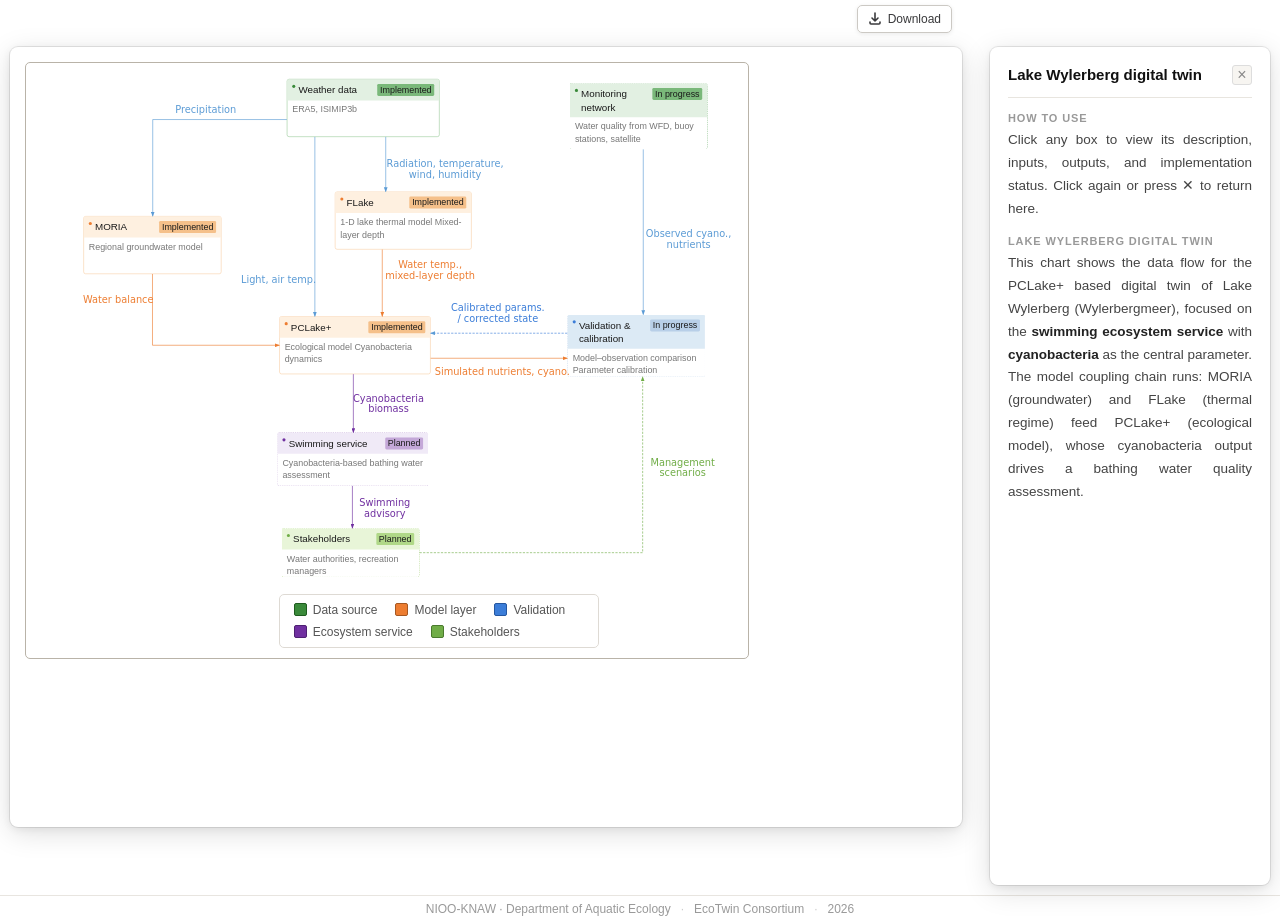
<file: wiki/chart/Chart_Wylerberg.html>
<!DOCTYPE html>
<html lang="en">
<head>
<meta charset="UTF-8">
<meta name="viewport" content="width=device-width, initial-scale=1.0">
<title>Lake Wylerberg Digital Twin — Data Flow (Swimming Service)</title>
<link rel="icon" href="data:image/svg+xml,%3Csvg xmlns='http://www.w3.org/2000/svg' viewBox='0 0 64 64'%3E%3Crect x='1' y='1' width='62' height='62' rx='13' fill='%23f7f5f1' stroke='%23d5d1c9' stroke-width='2'/%3E%3Cpath d='M32 32L14 14M32 32L50 14M32 32L32 52' stroke='%23b8b5b0' stroke-width='3' fill='none'/%3E%3Crect x='24' y='24' width='16' height='16' rx='4' fill='%233b7dd8'/%3E%3Ccircle cx='14' cy='14' r='6' fill='%233a8a3a'/%3E%3Ccircle cx='50' cy='14' r='6' fill='%23c89a20'/%3E%3Ccircle cx='32' cy='52' r='6' fill='%23999'/%3E%3C/svg%3E">
<style>
*, *::before, *::after { box-sizing: border-box; margin: 0; padding: 0; }

:root {
  --ntitle-fs: 20px;
  --nsub-fs: 20px;
  --badge-fs: 20px;
}

html { height: 100%; }

body {
  background: #fff;
  font-family: -apple-system, BlinkMacSystemFont, 'Segoe UI', sans-serif;
  font-size: 15px;
  color: #1a1a1a;
  display: flex;
  flex-direction: column;
  min-height: 100%;
  height: 100vh;
  overflow: hidden;
}

footer {
  flex-shrink: 0;
  display: flex;
  align-items: center;
  justify-content: center;
  gap: 10px;
  padding: 6px 24px;
  border-top: 1px solid #e8e5e0;
  font-size: 12px;
  color: #999;
}

.body {
  display: flex;
  flex: 1;
  min-height: 0;
  overflow: hidden;
  padding: 10px;
  gap: 10px;
}

.canvas-wrap {
  position: relative;
  flex: 1;
  min-width: 0;
  min-height: 0;
  overflow: auto;
  padding: 16px;
  display: flex;
  align-items: center;
  justify-content: center;
  background: #fff;
  border-radius: 8px;
  box-shadow: 0 0 0 1px rgba(0,0,0,0.09), 0 6px 28px rgba(0,0,0,0.13), 0 2px 8px rgba(0,0,0,0.07);
}
/* Auto-fit mode centres the stage (rules above). Manual-size mode pins it to
   the wrap's top-left instead, and fitCanvas() toggles this class to match.
   Two reasons, both load-bearing:
   - Centring re-centres on every size change, so growing the area eastward
     slides the drawing westward by half the growth. Pinned, the boundary
     follows the cursor and the drawing stays put.
   - A centred flex item that overflows its scroll container puts its start
     edge *outside* the scrollable area, where no scrollbar can reach it. Pinned
     to the start, all overflow lands on the right/bottom and stays reachable. */
.canvas-wrap.manual-size { align-items: flex-start; justify-content: flex-start; }
.canvas {
  position: absolute;
  left: 0;
  top: 0;
  width: 1622px;  /* kept in sync with DEFAULT_CANVAS_SIZE; fitCanvas() overrides */
  height: 1231px;
  flex-shrink: 0;
  user-select: none;
}
/* Inset guide showing CANVAS_MARGIN — the keep-clear band between the chart
   area's boundary line and the content. Shown only while a drag/resize is in
   progress (see setMarginGuide()); inset is set in logical px by fitCanvas(). */
#canvas-margin-guide {
  position: absolute;
  z-index: 0;
  pointer-events: none;
  border: 1px dashed #cfc8ba;
  border-radius: 4px;
  opacity: 0;
  transition: opacity 0.12s ease;
}
#canvas-margin-guide.show { opacity: 1; }
svg#svgl { user-select: none; }

svg#svgl {
  position: absolute;
  inset: 0;
  width: 100%;
  height: 100%;
  overflow: visible;
  z-index: 2;
  pointer-events: none;
}


.split-handle {
  width: 8px;
  flex-shrink: 0;
  cursor: col-resize;
  position: relative;
  align-self: stretch;
}
.split-handle::after {
  content: '';
  position: absolute;
  left: 3px; right: 3px; top: 0; bottom: 0;
  border-radius: 2px;
}
.split-handle:hover::after, .split-handle.dragging::after {
  background: rgba(59,125,216,0.25);
}
.side {
  width: 280px;
  overflow: hidden;
  background: #fff;
  border-radius: 8px;
  box-shadow: 0 0 0 1px rgba(0,0,0,0.09), 0 6px 28px rgba(0,0,0,0.13), 0 2px 8px rgba(0,0,0,0.07);
  flex-shrink: 0;
  align-self: stretch;
  display: flex;
  flex-direction: column;
}
.side-inner {
  width: 100%;
  padding: 18px 18px 24px;
  overflow-y: auto;
  flex: 1;
}
.side-header {
  display: flex;
  align-items: flex-start;
  justify-content: space-between;
  gap: 8px;
  margin-bottom: 14px;
  padding-bottom: 12px;
  border-bottom: 1px solid #e8e5df;
}
.side-title { font-size: 15px; font-weight: 600; color: #111; line-height: 1.3; flex: 1; }
.side-badge { display: none; font-size: 11px; padding: 2px 6px; border-radius: 3px; font-weight: 500; flex-shrink: 0; margin-top: 1px; }
.side-close {
  width: 20px; height: 20px; border-radius: 3px;
  border: 1px solid #ddd; background: #f7f5f1;
  font-size: 16px; line-height: 1; color: #888;
  display: flex; align-items: center; justify-content: center;
  cursor: pointer; flex-shrink: 0;
}
.side-close:hover { background: #eee; }
.side-inner h4 {
  font-size: 11px; letter-spacing: 0.08em; text-transform: uppercase;
  color: #999; margin: 14px 0 5px; font-weight: 600;
}
.side-inner h4:first-of-type { margin-top: 0; }
.side-inner p, .side-inner li { font-size: 13.5px; color: #444; line-height: 1.7; }
.side-inner p { text-align: justify; }
.side-inner ul { padding-left: 14px; }
.side-inner li { margin-bottom: 3px; }
.side-inner strong { color: #222; font-weight: 600; }
.side-inner code { font-family: 'SFMono-Regular', Consolas, monospace; font-size: 12px; background: #f4f2ee; padding: 1px 4px; border-radius: 2px; }
.side-inner a { color: #1a55a0; text-decoration: none; }
.side-inner a:hover { text-decoration: underline; }
.side-inner em { font-style: italic; color: #555; }
.side-inner hr { border: none; border-top: 1px solid #e0ddd8; margin: 10px 0; }
.tags { display: flex; flex-wrap: wrap; gap: 4px; margin-top: 4px; }
.tag {
  background: #f7f5f1; border: 1px solid #dedad4; border-radius: 3px;
  padding: 2px 6px; font-size: 12.5px; color: #555;
  font-family: 'SFMono-Regular', Consolas, monospace;
}

/* ── Node base ── */
.node {
  position: absolute;
  border-radius: 5px;
  border: 1.5px solid #b8cfe8;
  background: #fff;
  cursor: pointer;
  transition: box-shadow 0.12s;
}
.node:hover { box-shadow: 0 2px 10px rgba(0,0,0,0.1); }
.node.active { box-shadow: 0 0 0 2px #3b7dd8; }
body.arrow-selected .node:hover { box-shadow: none !important; cursor: default !important; }
body.arrow-selected .node .rh    { pointer-events: none !important; background: none !important; }
.node.prog { border-color: #d4c090; border-style: dashed; }
.node.plan { border-color: #c8c5be; border-style: dashed; }
.node.prog.active { box-shadow: 0 0 0 2px #c89a20; }
.node.plan.active { box-shadow: 0 0 0 2px #999; }

/* ── Model node header (implemented) ── */
.node-head {
  display: flex;
  align-items: flex-start;
  gap: 7px;
  padding: 9px 11px 8px;
  background: #dceaf5;
  border-radius: 3px 3px 0 0;
}
.node.prog .node-head { background: #fdf6e3; }
.node.plan .node-head { background: #ebebeb; }

.dot { width: 7px; height: 7px; border-radius: 50%; background: #3b7dd8; flex-shrink: 0; margin-top: 3px; }
.node.prog .dot { background: #c89a20; }
.node.plan .dot { background: #999; }

.ntitle { font-size: var(--ntitle-fs); font-weight: 500; color: #1a1a1a; flex: 1; line-height: 1.35; }

.badge {
  font-size: var(--badge-fs); padding: 2px 6px; border-radius: 3px; font-weight: 500;
  background: #c8ddf0; color: #1a55a0; flex-shrink: 0; white-space: nowrap; margin-top: 1px;
}
.node.prog .badge { background: #faeec8; color: #8a6008; }
.node.plan .badge { background: #e0ddd8; color: #666; }

.nsub { padding: 6px 11px 9px; font-size: var(--nsub-fs); color: #777; line-height: 1.4; }

/* ── Data source nodes (.node.src) — distinct green tint ── */
.node.src { border-color: #7ab87a; }
.node.src .node-head { background: #e2f0e2; }
.node.src .dot { background: #3a8a3a; }
.node.src .badge { background: #c4e4c4; color: #1a5c1a; }
.node.src.active { box-shadow: 0 0 0 2px #3a8a3a; }
.node.bar .nsub { display: none; }

/* ── Text-only floating annotations ── */
.node.text-only { border-color: transparent !important; background: transparent !important; }
.node.text-only .node-head { display: none; }
.node.text-only:hover { box-shadow: 0 0 0 1px rgba(0,0,0,0.2) !important; border-color: #bbb !important; }
.node.text-only.active { box-shadow: 0 0 0 2px #3b7dd8 !important; border-color: #3b7dd8 !important; }
.node.text-only .nsub { padding: 4px 8px; }

/* ── Multi-select highlight ── */
.node.multi-selected { box-shadow: 0 0 0 2.5px #f0a020 !important; }

.rh { position: absolute; z-index: 3; box-sizing: border-box; }
.rh-e  { width:6px; top:15%; bottom:15%; right:-3px; cursor:e-resize; }
.rh-w  { width:6px; top:15%; bottom:15%; left:-3px;  cursor:w-resize; }
.rh-s  { height:6px; left:15%; right:15%; bottom:-3px; cursor:s-resize; }
.rh-n  { height:6px; left:15%; right:15%; top:-3px;   cursor:n-resize; }
.rh-se { width:9px; height:9px; right:-4px; bottom:-4px; cursor:se-resize; }
.rh-sw { width:9px; height:9px; left:-4px;  bottom:-4px; cursor:sw-resize; }
.rh-ne { width:9px; height:9px; right:-4px; top:-4px;    cursor:ne-resize; }
.rh-nw { width:9px; height:9px; left:-4px;  top:-4px;    cursor:nw-resize; }
.node:hover .rh { background:rgba(59,125,216,0.3); border-radius:2px; }

.legend-resize-handle { position:absolute; right:-4px; top:0; bottom:0; width:8px; cursor:ew-resize; z-index:3; }
.legend-resize-handle:hover { background:rgba(59,125,216,0.25); border-radius:2px; }

/* ── Draw mode: nodes become click-through so SVG snap dots receive events ── */
body.drawing-mode .node    { pointer-events:none !important; cursor:crosshair !important; }
body.drawing-mode .node *  { pointer-events:none !important; cursor:crosshair !important; }
body.drawing-mode svg#svgl { pointer-events:all !important; cursor:crosshair; }

/* ── Top toolbar (MS Office style) ── */
.toolbar {
  display: flex;
  flex-direction: row;
  align-items: center;
  gap: 2px;
  padding: 4px 16px 4px 16px;
  flex-shrink: 0;
  width: 100%;
  background: #f5f4f2;
  border-bottom: 1px solid #d4d0cb;
  box-shadow: 0 1px 3px rgba(0,0,0,0.07);
  overflow: visible;
  position: relative;
  z-index: 20;
}
.toolbar button {
  display: flex;
  align-items: center;
  justify-content: flex-start;
  gap: 5px;
  font-size: 12px;
  font-weight: 500;
  color: #3a3a3c;
  background: transparent;
  border: 1px solid #ccc9c4;
  border-radius: 5px;
  padding: 5px 9px;
  cursor: pointer;
  font-family: inherit;
  white-space: nowrap;
  transition: background 0.1s, border-color 0.1s;
}
.toolbar button:hover { background: rgba(0,0,0,0.06); border-color: #b8b5b0; }
.toolbar button:active { background: rgba(0,0,0,0.11); transform: translateY(0.5px); }
.toolbar button:disabled { opacity: 0.36; cursor: default; }
.toolbar button:disabled:hover { background: transparent; border-color: #ccc9c4; transform: none; }
/* flat ghost icon buttons — no border, no background */
.tb-icon-btn {
  border: none !important;
  background: transparent !important;
  box-shadow: none !important;
  width: 28px; height: 28px;
  padding: 0 !important;
  border-radius: 6px !important;
  justify-content: center !important;
  color: #4a4a4e;
}
.tb-icon-btn:hover { background: rgba(0,0,0,0.07) !important; border-color: transparent !important; }
.tb-icon-btn:active { background: rgba(0,0,0,0.14) !important; }
.tb-icon-btn:disabled:hover { background: transparent !important; }
.tb-icon-btn.tb-active { background: rgba(26,85,160,0.12) !important; color: #1a55a0; }
.tb-icon-btn.tb-text-btn { width: auto; padding: 0 8px !important; font-size: 11px; font-family: inherit; }
/* ── Tooltips — body-level div, escapes overflow clipping ── */
#ui-tooltip {
  position: fixed;
  background: #2c2c2e;
  color: #fff;
  font-size: 11px;
  font-weight: 400;
  font-family: -apple-system, BlinkMacSystemFont, 'Segoe UI', sans-serif;
  white-space: nowrap;
  padding: 3px 7px;
  border-radius: 4px;
  pointer-events: none;
  opacity: 0;
  transition: opacity 0.15s;
  z-index: 9999;
}
.tb-sep { width: 1px; height: 18px; background: #ccc9c4; margin: 0 5px; flex-shrink: 0; }
.tb-group-label {
  font-size: 11px; font-weight: 600; letter-spacing: 0;
  text-transform: none; color: #1c1c1e; margin: 0 3px 0 4px; padding: 0;
  white-space: nowrap;
}
.tb-label { font-size: 11px; color: #1c1c1e; white-space: nowrap; }
.tb-fs-row { display: flex; align-items: center; gap: 4px; cursor: default; }
.tb-fs-row .tb-label { margin: 0; flex: 0 0 auto; }
.toolbar select {
  width: 58px; flex-shrink: 0;
  font-size: 12px; font-family: inherit;
  border: 1px solid #c0bdb8; border-radius: 4px;
  padding: 3px 4px;
  color: #1c1c1e;
  background: #fff;
  cursor: pointer;
  appearance: auto;
}

/* ── Print / PDF ── */
@media print {
  body > * { display: none !important; }
  .print-target { display: block !important; position: fixed !important;
    inset: 0 !important; width: 100vw !important; height: 100vh !important;
    z-index: 99999 !important; background: #fff !important; }
  .print-target svg { width: 100% !important; height: 100% !important; }
}

/* ── Chart area (column: button + canvas card) ── */
.chart-area {
  flex: 1;
  min-width: 0;
  min-height: 0;
  display: flex;
  flex-direction: column;
  align-self: stretch;
}

/* ── Export dropdown ── */
.export-wrap {
  display: flex;
  align-items: center;
  gap: 4px;
  flex-shrink: 0;
  margin-left: auto;
  position: relative;
  z-index: 30;
  font-family: -apple-system, BlinkMacSystemFont, 'Segoe UI', sans-serif;
}
.export-wrap > button {
  display: flex;
  align-items: center;
  justify-content: center;
  width: 28px;
  height: 28px;
  background: transparent;
  color: #4a4a4e;
  border: none;
  border-radius: 6px;
  padding: 0;
  cursor: pointer;
  font-family: inherit;
  transition: background 0.1s;
}
.export-wrap > button:hover { background: rgba(0,0,0,0.07); }
.export-wrap > button:active { background: rgba(0,0,0,0.14); }
.export-drop {
  display: none;
  position: absolute;
  top: 100%;
  left: 0;
  background: #fff;
  border: 1px solid #dedad4;
  border-radius: 8px;
  box-shadow: 0 6px 24px rgba(0,0,0,0.13);
  overflow: hidden;
  min-width: 148px;
  z-index: 20;
}
.export-drop.open { display: block; }
.export-drop button {
  display: flex;
  align-items: center;
  gap: 10px;
  width: 100%;
  padding: 9px 16px;
  background: none;
  border: none;
  border-bottom: 1px solid #f0ede8;
  font-size: 13px;
  font-family: inherit;
  color: #222;
  cursor: pointer;
  text-align: left;
}
.export-drop button:last-child { border-bottom: none; }
.export-drop button:hover { background: #f7f5f1; }

/* Read-only viewer export control: separate from the hidden editor toolbar. */
#readonly-export {
  display: none;
  position: absolute;
  top: -42px;
  right: 10px;
  z-index: 1000;
  font-family: -apple-system, BlinkMacSystemFont, 'Segoe UI', sans-serif;
}
body.readonly #readonly-export { display: block; }
#readonly-export > button {
  display: inline-flex;
  align-items: center;
  gap: 6px;
  padding: 6px 10px;
  border: 1px solid #ccc9c4;
  border-radius: 5px;
  background: rgba(255,255,255,0.95);
  color: #3a3a3c;
  font-family: inherit;
  font-size: 12px;
  font-weight: 500;
  cursor: pointer;
  box-shadow: 0 1px 4px rgba(0,0,0,0.08);
}
#readonly-export > button:hover { background: #f5f4f2; }
#readonly-export-drop {
  display: none;
  position: absolute;
  top: calc(100% + 4px);
  right: 0;
  min-width: 120px;
  background: #fff;
  border: 1px solid #dedad4;
  border-radius: 6px;
  box-shadow: 0 4px 14px rgba(0,0,0,0.13);
  overflow: hidden;
}
#readonly-export-drop.open { display: block; }
#readonly-export-drop button {
  display: block;
  width: 100%;
  padding: 8px 12px;
  border: 0;
  border-bottom: 1px solid #f0ede8;
  background: #fff;
  color: #222;
  font-family: inherit;
  font-size: 13px;
  text-align: left;
  cursor: pointer;
}
#readonly-export-drop button:last-child { border-bottom: 0; }
#readonly-export-drop button:hover { background: #f7f5f1; }

/* ── Canvas stage ──
   The thin solid outline IS the chart-area boundary: it sits exactly on the
   CANVAS_W × CANVAS_H drawing extent (outline, not border, so it adds no
   layout box of its own and never shifts fitCanvas()'s arithmetic). Screen
   only — .canvas-stage is not part of buildExportSVG(). */
.canvas-stage {
  position: relative;
  flex: 0 0 auto;
  border-radius: 4px;
  outline: 1px solid #b9b3a8;
  outline-offset: 0;
}
.canvas-stage.resizing { outline-color: #3b7dd8; }
.stage-rh { position: absolute; z-index: 5; box-sizing: border-box; border-radius: 2px; }
.stage-rh-e { width:10px; top:14px; bottom:14px; right:-5px; cursor:e-resize; }
.stage-rh-w { width:10px; top:14px; bottom:14px; left:-5px;  cursor:w-resize; }
.stage-rh-s { height:10px; left:14px; right:14px; bottom:-5px; cursor:s-resize; }
.stage-rh-n { height:10px; left:14px; right:14px; top:-5px;   cursor:n-resize; }
.canvas-stage:hover .stage-rh { background: rgba(59,125,216,0.12); }
.stage-rh:hover, .stage-rh.dragging { background: rgba(59,125,216,0.3) !important; }
/* Corner grips — one per corner, each a small filled square sitting on the
   boundary line so the chart area reads as a directly draggable frame. */
.stage-resize-handle {
  position: absolute;
  width: 11px; height: 11px;
  z-index: 6;
  background: #fff;
  border: 1px solid #b9b3a8;
  border-radius: 2px;
}
.stage-resize-handle.se { right: -6px;  bottom: -6px; cursor: nwse-resize; }
.stage-resize-handle.nw { left:  -6px;  top:    -6px; cursor: nwse-resize; }
.stage-resize-handle.ne { right: -6px;  top:    -6px; cursor: nesw-resize; }
.stage-resize-handle.sw { left:  -6px;  bottom: -6px; cursor: nesw-resize; }
.stage-resize-handle:hover, .stage-resize-handle.dragging {
  background: #3b7dd8;
  border-color: #3b7dd8;
}
.side-edit-btn {
  font-size: 11.5px; padding: 2px 7px; border-radius: 3px;
  border: 1px solid #dedad4; background: #f7f5f1;
  color: #555; cursor: pointer; font-family: inherit; flex-shrink: 0;
}
.side-edit-btn:hover { background: #ede9e2; }
.side-edit-btn.active { background: #dceaf5; border-color: #b8cfe8; color: #1a55a0; }
.side-edit-pane {
  width: 0; overflow: hidden; transition: width 0.22s ease, box-shadow 0.22s ease;
  background: #fafaf8; border-radius: 8px;
  flex-shrink: 0; align-self: stretch;
  display: flex; flex-direction: column;
}
.side-edit-pane.open {
  width: 280px;
  box-shadow: 0 0 0 1px rgba(0,0,0,0.09), 0 6px 28px rgba(0,0,0,0.13), 0 2px 8px rgba(0,0,0,0.07);
}
.side-edit-inner {
  width: 280px; padding: 14px 14px 14px;
  display: flex; flex-direction: column; height: 100%; box-sizing: border-box;
}
.side-edit-header {
  display: flex; align-items: center; justify-content: space-between;
  margin-bottom: 10px; padding-bottom: 10px; border-bottom: 1px solid #e8e5df;
  flex-shrink: 0;
}
.side-edit-label { font-size: 13px; font-weight: 500; color: #888; }
.side-edit-actions { display: flex; gap: 5px; }
.side-edit-fields { display: flex; flex-direction: column; gap: 9px; margin-bottom: 11px; flex-shrink: 0; }
.side-edit-field { display: flex; flex-direction: column; gap: 3px; }
.side-edit-fieldlabel {
  font-size: 10px; letter-spacing: 0.07em; text-transform: uppercase;
  color: #999; font-weight: 600;
}
.side-edit-field input {
  width: 100%; box-sizing: border-box;
  border: 1px solid #dedad4; border-radius: 4px;
  padding: 5px 7px; font-size: 12.5px; font-family: inherit;
  color: #333; background: #fff;
}
.side-edit-field input:focus { outline: none; border-color: #b8cfe8; }
#side-textarea {
  flex: 1; width: 100%; box-sizing: border-box;
  border: 1px solid #dedad4; border-radius: 4px;
  padding: 8px; font-size: 12.5px;
  font-family: 'SFMono-Regular', Consolas, monospace;
  resize: none; line-height: 1.6; color: #333; background: #fff;
}
#side-textarea:focus { outline: none; border-color: #b8cfe8; }
.side-save-btn {
  font-size: 12px; padding: 3px 9px; border-radius: 3px;
  border: 1px solid #b8cfe8; background: #dceaf5; color: #1a55a0;
  cursor: pointer; font-family: inherit;
}
.side-save-btn:hover { background: #c8ddf0; }
.side-cancel-btn {
  font-size: 12px; padding: 3px 9px; border-radius: 3px;
  border: 1px solid #dedad4; background: #f7f5f1; color: #555;
  cursor: pointer; font-family: inherit;
}
.side-cancel-btn:hover { background: #ede9e2; }
.side-math-hint { margin-top: 7px; font-size: 11px; color: #bbb; flex-shrink: 0; }
.katex { font-size: 0.92em !important; }
.katex .mtext { font-family: 'Inter', system-ui, -apple-system, sans-serif !important; }

/* Read-only (published) mode. Editing chrome is hidden; the detail sidebar,
   export menu, fullscreen and legend toggle stay live. Paired with the
   capture-phase guard in applyReadOnly() -- the CSS removes the affordance,
   the guard removes the behaviour. */
body.readonly .tb-edit,
body.readonly .toolbar {
  visibility: hidden !important;
  pointer-events: none !important;
}
body.readonly #side-edit-btn,
body.readonly #side-edit-pane,
body.readonly .rh,
body.readonly .stage-rh,
body.readonly .stage-resize-handle,
body.readonly .legend-resize-handle { display: none !important; }
body.readonly .node { cursor: pointer !important; }
body.readonly #canvas-legend { cursor: default !important; }
/* The public viewer uses the document scrollbar, not a second scrollbar
   inside the chart frame. Keep the editor's contained scrolling unchanged. */
body.readonly {
  height: auto;
  min-height: 100vh;
  overflow: auto;
}
body.readonly .body {
  flex: none;
  overflow: visible;
}
body.readonly .chart-area {
  position: relative;
  flex: 1 1 auto;
  min-width: 0;
  min-height: 0;
}
body.readonly .canvas-wrap {
  overflow: visible;
  flex: none;
  /* Let the read-only card contain the scaled stage. The page supplies the
     vertical scrolling; a fixed viewport height would let a tall stage spill
     out of the card and overlap the footer. */
  height: auto;
  /* Give the first fitCanvas() pass a real viewport-sized height. GitHub
     Pages has no local saved stage state, so an entirely auto-sized wrapper
     would otherwise be measured at padding height and shrink the chart to a
     thumbnail. */
  min-height: min(1231px, calc(100vh - 120px));
}
body.readonly .side {
  align-self: flex-start;
  position: sticky;
  top: 10px;
  height: calc(100vh - 62px);
  max-height: calc(100vh - 62px);
}
</style>
<!-- KaTeX vendored locally (v0.17.0) so the page works offline -->
<link rel="stylesheet" href="vendor/katex/katex.min.css">
<script defer src="vendor/katex/katex.min.js"></script>
<script defer src="vendor/katex/contrib/auto-render.min.js"></script>
</head>
<body>

<div class="toolbar">
    <!-- File group: Save + Export -->
    <button id="save-btn" class="tb-icon-btn tb-edit" onclick="saveAll()" data-tip="Save">
      <svg width="15" height="15" viewBox="0 0 15 15" fill="none">
        <path d="M2 2h8.5L13 4.5V13a1 1 0 01-1 1H3a1 1 0 01-1-1V2z" stroke="currentColor" stroke-width="1.4" stroke-linejoin="round"/>
        <rect x="5" y="1.5" width="4" height="3.5" rx="0.5" stroke="currentColor" stroke-width="1.3"/>
        <rect x="4" y="8" width="7" height="4.5" rx="0.5" stroke="currentColor" stroke-width="1.3"/>
      </svg>
    </button>
    <div style="position:relative;display:inline-flex;">
      <button class="tb-icon-btn" onclick="toggleExportDrop(event)" data-tip="Export">
        <svg width="14" height="14" viewBox="0 0 14 14" fill="none">
          <path d="M7 1v8M4 6l3 3 3-3M2 10v1a1 1 0 001 1h8a1 1 0 001-1v-1" stroke="currentColor" stroke-width="1.6" stroke-linecap="round" stroke-linejoin="round"/>
        </svg>
      </button>
      <div class="export-drop" id="export-drop">
        <button onclick="exportPNG(); closeExportDrop()">
          <svg width="14" height="14" viewBox="0 0 14 14" fill="none"><rect x="1" y="1" width="12" height="12" rx="2" stroke="#888" stroke-width="1.3"/><path d="M3 9l2.5-3L8 8.5 9.5 6.5 11 9" stroke="#888" stroke-width="1.2" stroke-linecap="round" stroke-linejoin="round"/></svg>
          PNG
        </button>
        <button onclick="exportSVG(); closeExportDrop()">
          <svg width="14" height="14" viewBox="0 0 14 14" fill="none"><path d="M2 4a2 2 0 012-2h4l4 4v4a2 2 0 01-2 2H4a2 2 0 01-2-2V4z" stroke="#888" stroke-width="1.3"/><path d="M8 2v4h4" stroke="#888" stroke-width="1.3" stroke-linecap="round"/></svg>
          SVG
        </button>
        <button onclick="exportPDF(); closeExportDrop()">
          <svg width="14" height="14" viewBox="0 0 14 14" fill="none"><rect x="1" y="1" width="12" height="12" rx="2" stroke="#888" stroke-width="1.3"/><path d="M4 5h3.5a1.5 1.5 0 010 3H4V5z" stroke="#888" stroke-width="1.2" stroke-linecap="round"/><path d="M4 9h6" stroke="#888" stroke-width="1.2" stroke-linecap="round"/></svg>
          PDF
        </button>
      </div>
    </div>

    <div class="tb-sep tb-edit"></div>
    <!-- History group: Undo + Redo -->
    <button id="btn-undo" class="tb-icon-btn tb-edit" onclick="undo()" disabled data-tip="Undo (Ctrl+Z)">
      <svg width="15" height="15" viewBox="0 0 15 15" fill="none">
        <path d="M2.5 5.5h6a3.5 3.5 0 010 7H5.5" stroke="currentColor" stroke-width="1.5" stroke-linecap="round" stroke-linejoin="round"/>
        <path d="M5.5 3L2.5 5.5l3 2.5" stroke="currentColor" stroke-width="1.5" stroke-linecap="round" stroke-linejoin="round"/>
      </svg>
    </button>
    <button id="btn-redo" class="tb-icon-btn tb-edit" onclick="redo()" disabled data-tip="Redo (Ctrl+Y)">
      <svg width="15" height="15" viewBox="0 0 15 15" fill="none">
        <path d="M12.5 5.5H6.5a3.5 3.5 0 000 7H9.5" stroke="currentColor" stroke-width="1.5" stroke-linecap="round" stroke-linejoin="round"/>
        <path d="M9.5 3l3 2.5-3 2.5" stroke="currentColor" stroke-width="1.5" stroke-linecap="round" stroke-linejoin="round"/>
      </svg>
    </button>

    <div class="tb-sep tb-edit"></div>
    <!-- Insert group: Box + Text -->
    <button class="tb-icon-btn tb-edit" onclick="showAddNodeDialog()" data-tip="Add box">
      <svg width="15" height="15" viewBox="0 0 15 15" fill="none">
        <rect x="2" y="2" width="11" height="11" rx="1.5" stroke="currentColor" stroke-width="1.4"/>
        <path d="M7.5 5v5M5 7.5h5" stroke="currentColor" stroke-width="1.4" stroke-linecap="round"/>
      </svg>
    </button>
    <button class="tb-icon-btn tb-edit" onclick="addFloatingText()" data-tip="Add text label">
      <svg width="15" height="15" viewBox="0 0 15 15" fill="none">
        <path d="M2.5 4h10M7.5 4v7.5" stroke="currentColor" stroke-width="1.5" stroke-linecap="round"/>
      </svg>
    </button>

    <div class="tb-sep tb-edit"></div>
    <!-- Draw group: Arrow + Ortho constraint + Delete arrow -->
    <button id="btn-add-arrow" class="tb-icon-btn tb-edit" onclick="startDrawMode()" data-tip="Draw arrow">
      <svg width="15" height="15" viewBox="0 0 15 15" fill="none">
        <path d="M3 12L12 3" stroke="currentColor" stroke-width="1.4" stroke-linecap="round"/>
        <path d="M12 3H7.5M12 3V7.5" stroke="currentColor" stroke-width="1.4" stroke-linecap="round" stroke-linejoin="round"/>
      </svg>
    </button>
    <button id="btn-ortho-drag" class="tb-icon-btn tb-edit" onclick="toggleOrthoDrag()" data-tip="Constrain drag to H/V axis">
      <svg width="15" height="15" viewBox="0 0 15 15" fill="none">
        <path d="M3.5 11.5V3.5h8" stroke="currentColor" stroke-width="1.5" stroke-linecap="round" stroke-linejoin="round"/>
        <path d="M3.5 7.5h4v4" stroke="currentColor" stroke-width="1.1" stroke-linecap="round" stroke-linejoin="round" opacity="0.55"/>
      </svg>
    </button>
    <button id="btn-delete-arrow" class="tb-icon-btn tb-edit" onclick="deleteSelectedArrow()" data-tip="Delete selected arrow" style="display:none;color:#c0392b;">
      <svg width="15" height="15" viewBox="0 0 15 15" fill="none">
        <path d="M3 12L11 4" stroke="currentColor" stroke-width="1.3" stroke-linecap="round" opacity="0.4"/>
        <path d="M11 4H7.5M11 4V7.5" stroke="currentColor" stroke-width="1.3" stroke-linecap="round" stroke-linejoin="round" opacity="0.4"/>
        <path d="M2.5 11l3 3M5.5 11l-3 3" stroke="currentColor" stroke-width="1.5" stroke-linecap="round"/>
      </svg>
    </button>

    <div class="tb-sep tb-edit"></div>
    <!-- Format group: font sizes -->
    <span class="tb-group-label tb-edit">Font size</span>
    <div class="tb-fs-row tb-edit" data-tip="Arrow label font size">
      <span class="tb-label">Label</span>
      <select id="label-font-size">
        <option>8</option><option>9</option><option>10</option><option>11</option>
        <option>11.5</option><option>12</option><option>13</option>
        <option>14</option><option>16</option><option>18</option><option selected>20</option>
        <option>22</option><option>24</option><option>28</option><option>36</option>
        <option>48</option><option>72</option>
      </select>
    </div>
    <div class="tb-fs-row tb-edit" data-tip="Node title font size">
      <span class="tb-label">Title</span>
      <select id="ntitle-font-size">
        <option>8</option><option>9</option><option>10</option><option>11</option>
        <option>11.5</option><option>12</option><option>13</option>
        <option>14</option><option>16</option><option>18</option><option selected>20</option>
        <option>22</option><option>24</option><option>28</option><option>36</option>
        <option>48</option><option>72</option>
      </select>
    </div>
    <div class="tb-fs-row tb-edit" data-tip="Node subtitle font size">
      <span class="tb-label">Subtitle</span>
      <select id="nsub-font-size">
        <option>8</option><option>9</option><option>10</option><option>11</option>
        <option>11.5</option><option>12</option><option>13</option>
        <option>14</option><option>16</option><option>18</option><option selected>20</option>
        <option>22</option><option>24</option><option>28</option><option>36</option>
        <option>48</option><option>72</option>
      </select>
    </div>
    <div class="tb-fs-row tb-edit" data-tip="Status badge font size">
      <span class="tb-label">Badge</span>
      <select id="badge-font-size">
        <option>8</option><option>9</option><option>10</option><option>11</option>
        <option>11.5</option><option>12</option><option>13</option>
        <option>14</option><option>16</option><option>18</option><option selected>20</option>
        <option>22</option><option>24</option><option>28</option><option>36</option>
        <option>48</option><option>72</option>
      </select>
    </div>

    <div class="tb-sep tb-edit"></div>
    <!-- Box group: exact dimensions for the open box, or every shift-selected box. -->
    <span class="tb-group-label tb-edit">Box size</span>
    <div class="tb-fs-row tb-edit" data-tip="Width × height of the selected box or boxes, in canvas units">
      <input type="number" id="node-w-input" min="80" max="20000" step="1"
             aria-label="Box width"
             style="width:52px;font-family:inherit;font-size:11px;padding:2px 4px;
                    border:1px solid #dedad4;border-radius:3px;background:#fff;color:#1c1c1e;">
      <span class="tb-label">×</span>
      <input type="number" id="node-h-input" min="36" max="20000" step="1"
             aria-label="Box height"
             style="width:52px;font-family:inherit;font-size:11px;padding:2px 4px;
                    border:1px solid #dedad4;border-radius:3px;background:#fff;color:#1c1c1e;">
    </div>

    <div class="tb-sep"></div>
    <!-- Legend group: show/hide toggle + add item (kept out of the legend's
         own flex row so its measured width/drag-box never includes an add
         control — see chart.md "Legend" section) -->
    <label class="tb-fs-row" style="cursor:pointer;" data-tip="Show / hide the colour legend">
      <input type="checkbox" id="legend-toggle" checked style="cursor:pointer;margin:0;">
      <span class="tb-label">Legend</span>
    </label>
    <button class="tb-icon-btn tb-edit" onclick="addLegendItem()" data-tip="Add legend item" style="font-size:16px;font-weight:600;">+</button>

    <div class="tb-sep tb-edit"></div>
    <!-- Chart area group: exact dimensions of the bordered drawing region, the
         typed alternative to dragging the stage's edge/corner grips. -->
    <span class="tb-group-label tb-edit">Chart area</span>
    <div class="tb-fs-row tb-edit" data-tip="Width × height of the bordered chart area, in canvas units">
      <input type="number" id="canvas-w-input" min="300" max="20000" step="10"
             style="width:60px;font-family:inherit;font-size:11px;padding:2px 4px;
                    border:1px solid #dedad4;border-radius:3px;background:#fff;color:#1c1c1e;">
      <span class="tb-label">×</span>
      <input type="number" id="canvas-h-input" min="300" max="20000" step="10"
             style="width:60px;font-family:inherit;font-size:11px;padding:2px 4px;
                    border:1px solid #dedad4;border-radius:3px;background:#fff;color:#1c1c1e;">
    </div>
    <button class="tb-icon-btn tb-text-btn tb-edit" onclick="fitCanvasToContent()"
            data-tip="Shrink-wrap the chart area around its content">Fit</button>

  <!-- View group: Fullscreen alone, pushed to the right -->
  <div class="export-wrap">
    <button id="btn-fullscreen" onclick="toggleFullscreen()" data-tip="Fullscreen">
      <svg width="14" height="14" viewBox="0 0 14 14" fill="none">
        <path id="fs-icon-path" d="M1 5V1h4M9 1h4v4M13 9v4H9M5 13H1V9" stroke="#1c1c1e" stroke-width="1.6" stroke-linecap="round" stroke-linejoin="round"/>
      </svg>
    </button>
  </div>

</div><!-- /toolbar -->

<div class="body">

  <div class="chart-area">

  <div id="readonly-export">
    <button onclick="toggleReadonlyExport(event)" aria-label="Export chart">
      <svg width="14" height="14" viewBox="0 0 14 14" fill="none" aria-hidden="true">
        <path d="M7 1v8M4 6l3 3 3-3M2 10v1a1 1 0 001 1h8a1 1 0 001-1v-1" stroke="currentColor" stroke-width="1.6" stroke-linecap="round" stroke-linejoin="round"/>
      </svg>
      <span>Download</span>
    </button>
    <div id="readonly-export-drop">
      <button onclick="exportPNG(); closeReadonlyExport()">PNG</button>
      <button onclick="exportSVG(); closeReadonlyExport()">SVG</button>
      <button onclick="exportPDF(); closeReadonlyExport()">PDF</button>
    </div>
  </div>

  <div class="canvas-wrap">
  <div class="canvas-stage" id="canvas-stage">
  <div class="canvas" id="canvas">
  <div id="canvas-margin-guide"></div>
  <svg id="svgl" xmlns="http://www.w3.org/2000/svg">
    <defs>
      <!-- blue: atmospheric forcing -->
      <marker id="mbl" markerWidth="8" markerHeight="6" refX="7" refY="3" orient="auto"><polygon points="0,0 8,3 0,6" fill="#5b9bd5"/></marker>
      <!-- teal: hydrological forcing -->
      <marker id="mtl" markerWidth="8" markerHeight="6" refX="7" refY="3" orient="auto"><polygon points="0,0 8,3 0,6" fill="#2e9688"/></marker>
      <!-- orange: validation -->
      <marker id="mor" markerWidth="8" markerHeight="6" refX="7" refY="3" orient="auto"><polygon points="0,0 8,3 0,6" fill="#ed7d31"/></marker>
      <!-- green: assimilation -->
      <marker id="mgr" markerWidth="8" markerHeight="6" refX="7" refY="3" orient="auto"><polygon points="0,0 8,3 0,6" fill="#70ad47"/></marker>
      <!-- purple: model cascade -->
      <marker id="mpu" markerWidth="8" markerHeight="6" refX="7" refY="3" orient="auto"><polygon points="0,0 8,3 0,6" fill="#7030a0"/></marker>
    </defs>
  </svg>

  <!-- DATA SOURCES (top row) -->
  <div class="node src" id="N-met" style="width:200px;" onclick="open_panel('met')">
    <div class="node-head"><div class="dot"></div><span class="ntitle"></span><span class="badge"></span></div>
    <div class="nsub"></div>
  </div>

  <div class="node src" id="N-mon" style="width:200px;" onclick="open_panel('mon')">
    <div class="node-head"><div class="dot"></div><span class="ntitle"></span><span class="badge"></span></div>
    <div class="nsub"></div>
  </div>

  <!-- MODELS -->
  <div class="node" id="N-moria" style="width:250px;" onclick="open_panel('moria')">
    <div class="node-head"><div class="dot"></div><span class="ntitle"></span><span class="badge"></span></div>
    <div class="nsub"></div>
  </div>

  <div class="node" id="N-flake" style="width:250px;" onclick="open_panel('flake')">
    <div class="node-head"><div class="dot"></div><span class="ntitle"></span><span class="badge"></span></div>
    <div class="nsub"></div>
  </div>

  <div class="node" id="N-pclake" style="width:280px;" onclick="open_panel('pclake')">
    <div class="node-head"><div class="dot"></div><span class="ntitle"></span><span class="badge"></span></div>
    <div class="nsub"></div>
  </div>

  <!-- VALIDATION -->
  <div class="node prog" id="N-vda" style="width:250px;" onclick="open_panel('vda')">
    <div class="node-head"><div class="dot"></div><span class="ntitle"></span><span class="badge"></span></div>
    <div class="nsub"></div>
  </div>

  <!-- ECOSYSTEM SERVICE OUTPUT -->
  <div class="node" id="N-swim" style="width:280px;" onclick="open_panel('swim')">
    <div class="node-head"><div class="dot"></div><span class="ntitle"></span><span class="badge"></span></div>
    <div class="nsub"></div>
  </div>

  <!-- STAKEHOLDERS -->
  <div class="node plan" id="N-stk" style="width:200px;" onclick="open_panel('stk')">
    <div class="node-head"><div class="dot"></div><span class="ntitle"></span><span class="badge"></span></div>
    <div class="nsub"></div>
  </div>
  </div><!-- /canvas -->

  <div id="canvas-legend" title="Drag to move · Double-click a label to rename · Click a swatch to recolour · Drag right edge to resize"
    style="position:absolute;left:50%;bottom:14px;transform:translateX(-50%);
    z-index:4;display:flex;flex-direction:row;flex-wrap:wrap;align-items:center;gap:8px 18px;
    pointer-events:auto;cursor:move;
    background:rgba(255,255,255,0.88);border:1px solid #dedad4;border-radius:5px;
    padding:8px 14px;
    font-family:-apple-system,BlinkMacSystemFont,'Segoe UI',sans-serif;font-size:12px;color:#555;">
  </div>

  <div class="stage-rh stage-rh-n" data-dir="n" title="Drag to resize"></div>
  <div class="stage-rh stage-rh-s" data-dir="s" title="Drag to resize"></div>
  <div class="stage-rh stage-rh-e" data-dir="e" title="Drag to resize"></div>
  <div class="stage-rh stage-rh-w" data-dir="w" title="Drag to resize"></div>
  <div class="stage-resize-handle se" id="stage-resize-handle" data-dir="se" title="Drag to resize the chart area"></div>
  <div class="stage-resize-handle sw" data-dir="sw" title="Drag to resize the chart area"></div>
  <div class="stage-resize-handle ne" data-dir="ne" title="Drag to resize the chart area"></div>
  <div class="stage-resize-handle nw" data-dir="nw" title="Drag to resize the chart area"></div>

  </div><!-- /canvas-stage -->

  </div><!-- /canvas-wrap -->

  </div><!-- /chart-area -->

  <div class="split-handle" id="split-handle" title="Drag to resize"></div>

  <!-- SIDE PANEL -->
  <div class="side" id="side">
    <div class="side-inner" id="side-inner">
      <div class="side-header">
        <div>
          <div class="side-title" id="side-title"></div>
        </div>
        <span class="side-badge" id="side-badge"></span>
        <button class="side-edit-btn" id="side-edit-btn" onclick="toggleSidebarEdit()">Edit</button>
        <div class="side-close" onclick="close_panel()">×</div>
      </div>
      <div id="side-content"></div>
    </div>
  </div>

  <!-- EDIT PANE -->
  <div class="side-edit-pane" id="side-edit-pane">
    <div class="side-edit-inner">
      <div class="side-edit-header">
        <span class="side-edit-label">Editor</span>
        <div class="side-edit-actions">
          <button class="side-save-btn" onclick="saveSidebarEdit()">Save</button>
          <button class="side-cancel-btn" onclick="cancelSidebarEdit()">Close</button>
        </div>
      </div>
      <div class="side-edit-fields" id="side-edit-fields">
        <label class="side-edit-field">
          <span class="side-edit-fieldlabel">Title</span>
          <input type="text" id="side-title-input" oninput="onSidebarMetaInput()" placeholder="Box title">
        </label>
        <label class="side-edit-field">
          <span class="side-edit-fieldlabel">Status banner</span>
          <input type="text" id="side-badge-input" oninput="onSidebarMetaInput()" placeholder="e.g. Planned">
        </label>
      </div>
      <textarea id="side-textarea" oninput="onSidebarInput()" placeholder="Write content here.&#10;&#10;$x^2$ inline math&#10;$$\frac{a}{b}$$ display math"></textarea>
      <div class="side-math-hint"># Heading · **bold** · *italic* · `code` · [text](url) · - list · --- · $…$ math · Ctrl+S</div>
    </div>
  </div>

</div><!-- /body -->
<div id="ui-tooltip"></div>

<footer>
  <span>NIOO-KNAW · Department of Aquatic Ecology</span>
  <span style="color:#ccc;">·</span>
  <span>EcoTwin Consortium</span>
  <span style="color:#ccc;">·</span>
  <span>2026</span>
</footer>

<script>// ============================================================
// Node content for chart.html (embedded — no external content file).
// Edit here, reload chart.html in the browser to see changes.
// ============================================================
//
// Each entry covers one box:
//   title   — DEFAULT box title and sidebar panel heading
//   badge   — DEFAULT status label shown in the box AND the sidebar
//             (bcls controls the colour: 'impl' | 'prog' | 'plan')
//   nsub    — DEFAULT two-line subtitle shown below the box title
//
// title/badge/nsub/status are resolved at runtime with precedence
//   textOverrides → customNodes → DATA   (see resolvedNodeMeta()).
// The sidebar BODY no longer lives here — it is markdown in the
// DEFAULT_SIDEBAR_OVERRIDES block below, editable from the sidebar Edit pane.
// ============================================================

var DATA = {
  "met": {
    "title": "Weather data",
    "badge": "Implemented",
    "bcls": "impl",
    "nsub": "KNMI stations · Precipitation · Temperature"
  },
  "mon": {
    "title": "Monitoring network",
    "badge": "In progress",
    "bcls": "prog",
    "nsub": "Water quality sampling · Cyanobacteria counts"
  },
  "moria": {
    "title": "MORIA",
    "badge": "In progress",
    "bcls": "prog",
    "nsub": "Regional groundwater model · Waterschap Rivierenland"
  },
  "flake": {
    "title": "FLake",
    "badge": "In progress",
    "bcls": "prog",
    "nsub": "1-D lake thermal model · Mixed-layer depth"
  },
  "pclake": {
    "title": "PCLake+",
    "badge": "In progress",
    "bcls": "prog",
    "nsub": "Ecological model · Cyanobacteria dynamics"
  },
  "vda": {
    "title": "Validation & calibration",
    "badge": "In progress",
    "bcls": "prog",
    "nsub": "Model–observation comparison"
  },
  "swim": {
    "title": "Swimming service",
    "badge": "Planned",
    "bcls": "plan",
    "nsub": "Cyanobacteria risk · Bathing water quality"
  },
  "stk": {
    "title": "Stakeholders",
    "badge": "Planned",
    "bcls": "plan",
    "nsub": "Water managers · Recreation · Public health"
  }
};
</script>
<script>
// -- Publish mode ------------------------------------------------------------
// sync.py in the ecotwin_wiki repo flips this stamp to true while copying the
// file across. Keep it false here: this is the editable source. The published
// copy is read-only in every context, file:// included, so opening it locally
// can never write back over this file through the cached file handle.
var PUBLISHED = true;

// Read-only hides every editing affordance while leaving the diagram fully
// interactive: clicking a box opens its detail sidebar, and export, fullscreen
// and the legend toggle all still work. Append ?view=1 here to preview it.
var READONLY = PUBLISHED || /[?&]view=1/.test(location.search);

// Read-only/shared views use only the state baked into this file. Editable
// views can still keep unsaved work in localStorage until Save writes it into
// the DEFAULT_* blocks below.
function lsGet(k) {
  if (READONLY) return null;
  try { return localStorage.getItem(k); } catch (e) { return null; }
}
function lsSet(k, v) {
  if (READONLY) return;
  try { localStorage.setItem(k, v); } catch (e) {}
}

// Keep an open local read-only viewer current when the editable chart saves in
// another tab/window. The viewer remains read-only; it only reloads the latest
// saved state. GitHub Pages has a separate origin, so publishing still requires
// committing and deploying the updated chart source.
if (READONLY) {
  var _viewerReloadTimer = null;
  window.addEventListener('storage', function(e) {
    if (!e.key || e.key.indexOf('lake_wylerberg_chart_') !== 0) return;
    clearTimeout(_viewerReloadTimer);
    _viewerReloadTimer = setTimeout(function() { location.reload(); }, 80);
  });
}

var NODE_TIP  = READONLY ? 'Click for details' : 'Drag to move · Double-click for options · Drag edges to resize';

// One capture-phase guard beats fourteen scattered ones. Every editing gesture
// in this file -- node drag, resize handles, label drag, waypoint and endpoint
// handles, legend move/resize, stage resize, rubber-band select, the arrow and
// node popups -- starts with mousedown, dblclick or contextmenu inside
// .chart-area. Swallowing those three in the capture phase, before they reach
// the listeners bound to the nodes themselves, makes all of it inert at once.
//
// `click` is deliberately left alone: the inline onclick="open_panel(...)" on
// every box is what opens the sidebar. Nothing calls preventDefault either, so
// text selection, scrolling and native tooltips behave normally. The guard is
// scoped to .chart-area, which leaves the toolbar, the sidebar and the
// #split-handle between them fully live.
function applyReadOnly() {
  if (!READONLY) return;
  document.body.classList.add('readonly');
  ['mousedown', 'dblclick', 'contextmenu'].forEach(function(type) {
    document.addEventListener(type, function(e) {
      var el = e.target;
      if (el && el.closest && el.closest('.chart-area')) e.stopPropagation();
    }, true);
  });
  var leg = document.getElementById('canvas-legend');
  if (leg) leg.removeAttribute('title');
}
applyReadOnly();

var NODE_IDS = ['met','mon','moria','flake','pclake','vda','swim','stk'];
// v2 invalidates stale browser-only layouts. In particular, an older Edge
// state contained rotated boxes even though the authoritative file does not.
var STORAGE_KEY = 'lake_wylerberg_chart_v2';
var LABEL_STORAGE_KEY = 'lake_wylerberg_chart_labels_v2';
var DELETED_NODES_KEY  = 'lake_wylerberg_chart_deleted_v2';
var CUSTOM_NODES_KEY   = 'lake_wylerberg_chart_custom_v2';
var DEFAULT_DELETED_NODES = [];
var DEFAULT_CUSTOM_NODES = {};
var TEXT_STORAGE_KEY = 'lake_wylerberg_chart_text_v2';
var TEXT_CONTENT_REVISION_KEY = 'lake_wylerberg_chart_text_content_revision_v2';
var DEFAULT_TEXT_OVERRIDES = {
  "met": {
    "title": "Weather data",
    "badge": "Implemented",
    "bcls": "impl",
    "nsub": "ERA5, ISIMIP3b"
  },
  "mon": {
    "title": "Monitoring network",
    "badge": "In progress",
    "bcls": "prog",
    "nsub": "Water quality from WFD, buoy stations, \nsatellite"
  },
  "moria": {
    "title": "MORIA",
    "badge": "Implemented",
    "bcls": "impl",
    "nsub": "Regional groundwater model"
  },
  "flake": {
    "title": "FLake",
    "badge": "Implemented",
    "bcls": "impl",
    "nsub": "1-D lake thermal model\nMixed-layer depth"
  },
  "pclake": {
    "title": "PCLake+",
    "badge": "Implemented",
    "bcls": "impl",
    "nsub": "Ecological model\nCyanobacteria dynamics"
  },
  "vda": {
    "title": "Validation & calibration",
    "badge": "In progress",
    "bcls": "prog",
    "nsub": "Model–observation comparison\nParameter calibration"
  },
  "swim": {
    "title": "Swimming service",
    "badge": "Planned",
    "bcls": "plan",
    "nsub": "Cyanobacteria-based\nbathing water assessment"
  },
  "stk": {
    "title": "Stakeholders",
    "badge": "Planned",
    "bcls": "plan",
    "nsub": "Water authorities, recreation managers"
  }
};
var textOverrides = {};
var nodeTextEditId = null;
var STYLE_STORAGE_KEY   = 'lake_wylerberg_chart_style_v2';
var SIDEBAR_KEY         = 'lake_wylerberg_chart_sidebar_v2';
var SIDEBAR_CONTENT_REVISION_KEY = 'lake_wylerberg_chart_sidebar_content_revision_v2';
var AUTHORITATIVE_CONTENT_REVISION = 'text-chart-wylerberg-2026-09-21-v1';
var AUTHORITATIVE_SIDEBAR_IDS = ['met', 'mon', 'moria', 'flake', 'pclake', 'vda', 'swim', 'stk'];
// Sidebar text edited in the browser; "Commit layout" bakes it in here so the
// edits survive other machines/browsers (localStorage alone does not).
var DEFAULT_SIDEBAR_OVERRIDES = {
  "met": "# Target outputs\n- Near-surface air temperature\n- Precipitation\n- Near-surface wind speed\n- Surface downwelling shortwave radiation\n- Surface downwelling longwave radiation\n- Near-surface specific humidity\n\n# Role\nPrecipitation forcing for MORIA. Atmospheric forcing for FLake. Temperature and light irradiation also enter PCLake+ directly for the water temperature cosine function and latitude-dependent light calculations.",
  "mon": "# Measured variables\n- Cyanobacteria cell counts and biovolume\n- Chlorophyll-a \n- Secchi depth \n- Total phosphorus and total nitrogen \n- Dissolved oxygen \n- Water temperature \n- pH and conductivity\n\n# Roles\n**Calibration and validation:** Observed cyanobacteria concentrations and nutrient levels are compared against PCLake+ simulated outputs to assess model skill and guide parameter calibration.\n",
  "moria": "# Source\nMORIA (Modellering Ondergrond Rivierenland Interactief en Actueel) is a regional groundwater modelling system developed for the management area of Waterschap Rivierenland. It supports groundwater-management assessments and detailed modelling studies and can be coupled with surface-water and water-quality modules.\n\n# Available outputs\n- Mean highest and lowest groundwater levels \n- Mean groundwater recharge in mm/year",
  "flake": "# Source\nFLake is a one-dimensional lake model that simulates water temperature, mixing, stratification and ice cover. It represents the water column as a mixed upper layer and a stratified lower layer.\n\n# Target inputs\n- Air temperature\n- Wind speed\n- Shortwave and longwave radiation\n- Air humidity\n- Lake depth\n- Water transparency\n- Initial water temperature\n\n# Target outputs\n- Surface-water temperature\n- Mixed-layer temperature and depth\n- Vertical temperature profile\n- Bottom-water temperature\n- Ice thickness and duration\n\n# Role\nFLake converts meteorological data from ERA5, ISIMIP3b or monitoring stations into lake temperature and mixing conditions for PCLake+.",
  "pclake": "# Source\nPCLake+ is a process-based ecological model that extends PCLake to cover a wide range of freshwater lakes that differ in stratification regime and climate-related processes.\n\n# Target inputs\n- External N, P load\n- Water temperature for epilimnion and hypolimnion \n- Mixing depth \n- Stratification timing \n- Light irradiation \n- Evaporation \n- Lake morphometry: mean depth, fetch/MEL, marsh zone\n- River inflow and outflow\n- Infiltration and seepage\n\n# Target outputs\n- Chlorophyll-a in epilimnion and hypolimnion separately\n- Oxygen \n- Phosphate \n- Three algal groups (including cyanobacteria as one functional group)\n- Macrophyte biomass \n\n# Role\nCore ecological model. Among its three algal groups, cyanobacteria output is the parameter of interest for the swimming service assessment.",
  "vda": "# Purpose\nCompares model outputs against field observations and refines PCLake+ parameters to improve predictive skill for cyanobacteria.\n\n",
  "swim": "# Purpose\nTranslates PCLake+ cyanobacteria output into a bathing water quality assessment following the Dutch Cyanobacteria Protocol 2020\n\n# Thresholds\nCyanobacteria-associated chlorophyll-a are evaluated against regulatory limits:\n- <12 µg/L: below Risk Level 1\n- 12–75 µg/L: Risk Level 1; increased surveillance and possible warning\n- >75 µg/L: Risk Level 2; stronger management action, potentially including advice against swimming\n\n# Target outputs\n- Daily/weekly swimming risk classification (traffic-light system)\n- Seasonal bloom probability forecasts\n- Scenario outputs: effect of management on swimming days change\n\n# Role\nThe key ecosystem service module. Connects the ecological model to a tangible public health and recreation outcome, providing actionable information for water managers and the public.",
  "stk": "# Groups\n- Waterschap Rijn en IJssel: Regional water authority for the Wylerbergmeer area. \n- Waterschap Rivierenland: Regional water authority. \n- Leisurelands: Recreational area manager operating Wylerbergmeer and surrounding facilities. \n- Sportvisunie: Dutch national recreational fishing association. \n- Water Insight: Remote sensing company specializing in optical water quality monitoring. \n\n# Feedback loop\nStakeholder-defined management scenarios (e.g., nutrient load reduction, altered water levels) are fed back through the model chain to quantify their effect on cyanobacteria concentrations and the number of safe swimming days. This closes the digital twin loop.",
  "_overview_": "# How to use\nClick any box to view its description, inputs, outputs, and implementation status. Click again or press ✕ to return here.\n\n# Lake Wylerberg Digital Twin\nThis chart shows the data flow for the PCLake+ based digital twin of Lake Wylerberg (Wylerbergmeer), focused on the **swimming ecosystem service** with **cyanobacteria** as the central parameter. The model coupling chain runs: MORIA (groundwater) and FLake (thermal regime) feed PCLake+ (ecological model), whose cyanobacteria output drives a bathing water quality assessment."
};
var sidebarContent      = {};
var sidebarEditId       = null;
var DEFAULT_STYLE_OVERRIDES = {
  "met": {
    "dot": "#3a8a3a",
    "border": "#7ab87a",
    "bg": "#e2f0e2",
    "label": "Data source"
  },
  "mon": {
    "dot": "#3a8a3a",
    "border": "#7ab87a",
    "bg": "#e2f0e2",
    "label": "Data source"
  },
  "moria": {
    "dot": "#ed7d31",
    "border": "#f5c08a",
    "bg": "#fef0e0",
    "label": "Model layer"
  },
  "flake": {
    "dot": "#ed7d31",
    "border": "#f5c08a",
    "bg": "#fef0e0",
    "label": "Model layer"
  },
  "pclake": {
    "dot": "#ed7d31",
    "border": "#f5c08a",
    "bg": "#fef0e0",
    "label": "Model layer"
  },
  "vda": {
    "dot": "#3b7dd8",
    "border": "#b8cfe8",
    "bg": "#dceaf5",
    "label": "Validation"
  },
  "swim": {
    "dot": "#7030a0",
    "border": "#c4a8d8",
    "bg": "#f0eaf7",
    "label": "Ecosystem service"
  },
  "stk": {
    "dot": "#70ad47",
    "border": "#b0d888",
    "bg": "#e8f5d8",
    "label": "Stakeholders"
  }
};
var styleOverrides = {};
var deletedNodes = [];
var customNodes  = {}; // id → { id, title, badge, bcls, nsub, x, y, w }

var DEFAULT_CANVAS_SIZE = {"w": 1622, "h": 1337, "manual": true, "scale": 0.44516653127538586};
var CANVAS_W = DEFAULT_CANVAS_SIZE.w, CANVAS_H = DEFAULT_CANVAS_SIZE.h;
var canvasScale = 1;
// Manual drawing-area resize (see wireStageResize()): dragging
// #stage-resize-handle changes CANVAS_W/CANVAS_H directly (the logical
// drawing extent — more room for new boxes) rather than the zoom level.
// Once active, canvasScale is frozen at whatever it was at drag-start
// (manualSizeScale) instead of being recomputed to fit canvas-wrap, so
// existing content keeps its on-screen size; the extra logical space just
// shows up as blank canvas, scrollable via canvas-wrap's overflow:auto.
var manualSizeActive = !!DEFAULT_CANVAS_SIZE.manual;
var manualSizeScale = DEFAULT_CANVAS_SIZE.scale || 1;
// Keep-clear band, in logical canvas units, between the chart area's boundary
// line and its content. Node drags/resizes and dragged waypoints/labels are
// confined to the rect it leaves (see canvasContentRect()), and
// fitCanvasToContent() reserves it on all four sides.
var CANVAS_MARGIN = 24;

// The rect content is allowed to occupy: the drawing extent inset by
// CANVAS_MARGIN. Never inverts — on a canvas narrower than two margins it
// collapses to the centre line rather than producing a negative box.
function canvasContentRect() {
  var l = Math.min(CANVAS_MARGIN, CANVAS_W / 2);
  var t = Math.min(CANVAS_MARGIN, CANVAS_H / 2);
  return { l: l, t: t, r: Math.max(l, CANVAS_W - l), b: Math.max(t, CANVAS_H - t) };
}

function fitCanvas() {
  var wrap = document.querySelector('.canvas-wrap');
  var stage = document.getElementById('canvas-stage');
  var canvas = document.getElementById('canvas');
  if (!wrap || !stage || !canvas) return;
  wrap.classList.toggle('manual-size', manualSizeActive);
  var s;
  if (manualSizeActive) {
    s = manualSizeScale;
  } else {
    var cs = getComputedStyle(wrap);
    var availW = wrap.clientWidth  - parseFloat(cs.paddingLeft) - parseFloat(cs.paddingRight);
    var availH = wrap.clientHeight - parseFloat(cs.paddingTop)  - parseFloat(cs.paddingBottom);
    availW = Math.max(1, availW);
    availH = Math.max(1, availH);
    s = Math.min(availW / CANVAS_W, availH / CANVAS_H);
    s = Math.max(0.12, Math.min(s, 1.6));
  }
  canvasScale = s;
  stage.style.width = (CANVAS_W * s) + 'px';
  stage.style.height = (CANVAS_H * s) + 'px';
  canvas.style.transformOrigin = 'top left';
  canvas.style.transform = 'scale(' + s + ')';
  canvas.style.width = CANVAS_W + 'px';
  canvas.style.height = CANVAS_H + 'px';
  canvas.style.marginRight = '';
  canvas.style.marginBottom = '';
  var guide = document.getElementById('canvas-margin-guide');
  if (guide) {
    var cr = canvasContentRect();
    guide.style.left   = cr.l + 'px';
    guide.style.top    = cr.t + 'px';
    guide.style.width  = Math.max(0, cr.r - cr.l) + 'px';
    guide.style.height = Math.max(0, cr.b - cr.t) + 'px';
    guide.style.borderWidth = Math.max(0.5, 1 / s) + 'px';
  }
  syncCanvasSizeInputs();
}

// Show the dashed keep-clear guide while a drag/resize is running, so the
// boundary content is being confined to is visible at the moment it bites.
function setMarginGuide(on) {
  var guide = document.getElementById('canvas-margin-guide');
  if (guide) guide.classList.toggle('show', !!on);
}

// ---------------------------------------------------------------------------
// DEFAULT_POSITIONS — drag boxes in the browser, then tell Claude
// "commit the flowchart layout" to bake the dragged coords in here.
// ---------------------------------------------------------------------------
var DEFAULT_POSITIONS = {
  "met": {
    "x": 586,
    "y": 36,
    "w": 343,
    "h": 130
  },
  "mon": {
    "x": 1221,
    "y": 45,
    "w": 310,
    "h": 149
  },
  "moria": {
    "x": 129,
    "y": 344,
    "w": 310,
    "h": 130
  },
  "flake": {
    "x": 694,
    "y": 289,
    "w": 307,
    "h": 130
  },
  "pclake": {
    "x": 569,
    "y": 569,
    "w": 340,
    "h": 130
  },
  "vda": {
    "x": 1216,
    "y": 565,
    "w": 310,
    "h": 140
  },
  "swim": {
    "x": 564,
    "y": 830,
    "w": 340,
    "h": 120
  },
  "stk": {
    "x": 574,
    "y": 1045,
    "w": 310,
    "h": 110
  }
};

var DEFAULT_LABEL_POSITIONS = {
  "arrow_met_flake_lbl": {
    "x": 941.3731163953828,
    "y": 233.7121409343018,
    "r": 0
  },
  "arrow_met_moria_lbl": {
    "x": 403.6975575341945,
    "y": 113.01882517468444,
    "r": 0
  },
  "arrow_met_pclake_lbl": {
    "x": 567.3440423318518,
    "y": 494.77235975337453,
    "r": 0
  },
  "arrow_moria_pclake_lbl": {
    "x": 207.16010304012303,
    "y": 540.0191314776193,
    "r": 0
  },
  "arrow_flake_pclake_lbl": {
    "x": 907.8227254503149,
    "y": 461.2467128906525,
    "r": 0
  },
  "arrow_pclake_swim_lbl": {
    "x": 814.2953445061258,
    "y": 760.819691474953,
    "r": 0
  },
  "arrow_swim_stk_lbl": {
    "x": 805.8419295828551,
    "y": 994.7692881600224,
    "r": 0
  },
  "arrow_mon_vda_lbl": {
    "x": 1488.3004895322674,
    "y": 390.77953689480614,
    "r": 0
  },
  "arrow_pclake_vda_lbl": {
    "x": 1069.9105363792307,
    "y": 701.2737675897747,
    "r": 0
  },
  "arrow_vda_pclake_lbl": {
    "x": 1059.8355354622365,
    "y": 557.7353473216067,
    "r": 0
  },
  "arrow_stk_vda_lbl": {
    "x": 1475.1282506212817,
    "y": 904.6861648590648,
    "r": 0
  }
};

var labelPositions = {};

function applyPositions(map) {
  NODE_IDS.forEach(function(id) {
    var p = map[id];
    if (!p) return;
    var el = document.getElementById('N-' + id);
    if (!el) return;
    el.style.left = p.x + 'px';
    el.style.top  = p.y + 'px';
    if (p.w) el.style.width  = p.w + 'px';
    if (p.h) el.style.height = p.h + 'px';
    if (p.r) { el.setAttribute('data-rot', p.r); el.style.transform = 'rotate(' + p.r + 'deg)'; }
    else      { el.removeAttribute('data-rot');   el.style.transform = ''; }
    updateResizeCursors(el);
  });
}

function restorePositions() {
  applyPositions(DEFAULT_POSITIONS);
  try {
    var saved = lsGet(STORAGE_KEY);
    if (saved) applyPositions(JSON.parse(saved));
  } catch(e) {}
}

function savePositions() {
  try {
    var out = {};
    NODE_IDS.forEach(function(id) {
      var el = document.getElementById('N-' + id);
      if (!el) return;
      var entry = { x: parseInt(el.style.left) || 0, y: parseInt(el.style.top) || 0 };
      if (el.style.width)  entry.w = parseInt(el.style.width);
      if (el.style.height) entry.h = parseInt(el.style.height);
      var r = parseInt(el.getAttribute('data-rot') || '0');
      if (r) entry.r = r;
      out[id] = entry;
    });
    lsSet(STORAGE_KEY, JSON.stringify(out));
  } catch(e) {}
}

function saveLabelPositions() {
  try { lsSet(LABEL_STORAGE_KEY, JSON.stringify(labelPositions)); } catch(e) {}
}

function restoreLabelPositions() {
  labelPositions = Object.assign({}, DEFAULT_LABEL_POSITIONS);
  try { Object.assign(labelPositions, JSON.parse(lsGet(LABEL_STORAGE_KEY) || '{}')); } catch(e) {}
}

var drag   = { el: null, startX: 0, startY: 0, origX: 0, origY: 0, moved: false, axis: null, selectedOrigPositions: null };
var orthoDragMode = false;
try { orthoDragMode = lsGet('lake_wylerberg_ortho_drag') === '1'; } catch(e) {}

function toggleOrthoDrag() {
  orthoDragMode = !orthoDragMode;
  try { lsSet('lake_wylerberg_ortho_drag', orthoDragMode ? '1' : '0'); } catch(e) {}
  var btn = document.getElementById('btn-ortho-drag');
  if (btn) btn.classList.toggle('tb-active', orthoDragMode);
}
var resize = { el: null, dir: null, startX: 0, startY: 0, origX: 0, origY: 0, origW: 0, origH: 0 };
var labelDrag = { el: null, key: null, startX: 0, startY: 0, origX: 0, origY: 0, moved: false };
var fileHandle = null;
var IDB_NAME   = 'lake_wylerberg_chart_fh_v1';

function idbSaveHandle(handle) {
  return new Promise(function(res, rej) {
    var r = indexedDB.open(IDB_NAME, 1);
    r.onupgradeneeded = function(e) { e.target.result.createObjectStore('h'); };
    r.onsuccess = function(e) {
      var tx = e.target.result.transaction('h', 'readwrite');
      tx.objectStore('h').put(handle, 'k');
      tx.oncomplete = res; tx.onerror = rej;
    };
    r.onerror = rej;
  });
}

function idbLoadHandle() {
  return new Promise(function(res) {
    var r = indexedDB.open(IDB_NAME, 1);
    r.onupgradeneeded = function(e) { e.target.result.createObjectStore('h'); };
    r.onsuccess = function(e) {
      var tx = e.target.result.transaction('h', 'readonly');
      var g = tx.objectStore('h').get('k');
      g.onsuccess = function() { res(g.result || null); };
      g.onerror   = function() { res(null); };
    };
    r.onerror = function() { res(null); };
  });
}

// Returns a verified writable handle, reusing the stored one if permission allows,
// otherwise falling back to the file picker and saving the new handle.
// The handle must point at THIS file — a stored or picked handle whose name
// doesn't match the current document is rejected, so commits can never land
// in a renamed ancestor (e.g. new.html).
async function getWritableHandle(statusCb) {
  var fname = decodeURIComponent(location.pathname.split('/').pop() || 'chart.html');
  if (!fileHandle) fileHandle = await idbLoadHandle();
  if (fileHandle && fileHandle.name !== fname) {
    fileHandle = null;
    idbSaveHandle(null).catch(function(){});
  }
  if (fileHandle) {
    var perm = await fileHandle.queryPermission({ mode: 'readwrite' });
    if (perm === 'prompt') perm = await fileHandle.requestPermission({ mode: 'readwrite' });
    if (perm !== 'granted') fileHandle = null;
  }
  if (!fileHandle) {
    if (statusCb) statusCb('Select: ' + fname);
    var picks = await window.showOpenFilePicker({
      types: [{ description: 'HTML', accept: { 'text/html': ['.html'] } }],
      multiple: false
    });
    if (picks[0].name !== fname &&
        !confirm('You picked "' + picks[0].name + '" but this page is "' + fname +
                 '".\nCommit into "' + picks[0].name + '" anyway?')) {
      throw new DOMException('User aborted: wrong file picked', 'AbortError');
    }
    fileHandle = picks[0];
    await idbSaveHandle(fileHandle);
  }
  return fileHandle;
}

// ── Arrow builder globals ──────────────────────────────────────────────────
var ARROWS_KEY = 'lake_wylerberg_chart_arrows_v2';
var DEFAULT_ARROWS = [
  {
    "id": "arrow_met_flake",
    "src": {
      "node": "met",
      "fx": 0.6474278450438352,
      "fy": 1
    },
    "dst": {
      "node": "flake",
      "fx": 0.3717597354213523,
      "fy": 0
    },
    "waypoints": [],
    "color": "#5b9bd5",
    "marker": "mbl",
    "dashed": false,
    "label": {
      "text": "Radiation, temperature,\nwind, humidity",
      "key": "arrow_met_flake_lbl"
    }
  },
  {
    "id": "arrow_met_moria",
    "src": {
      "node": "met",
      "fx": 0,
      "fy": 0.7
    },
    "dst": {
      "node": "moria",
      "fx": 0.5,
      "fy": 0
    },
    "waypoints": [
      [
        284.68747693545856,
        127.50000570046639
      ]
    ],
    "color": "#5b9bd5",
    "marker": "mbl",
    "dashed": false,
    "label": {
      "text": "Precipitation",
      "key": "arrow_met_moria_lbl"
    }
  },
  {
    "id": "arrow_met_pclake",
    "src": {
      "node": "met",
      "fx": 0.18337553617124164,
      "fy": 1
    },
    "dst": {
      "node": "pclake",
      "fx": 0.23588200264393513,
      "fy": 0
    },
    "waypoints": [],
    "color": "#5b9bd5",
    "marker": "mbl",
    "dashed": false,
    "label": {
      "text": "Light, air temp.",
      "key": "arrow_met_pclake_lbl"
    }
  },
  {
    "id": "arrow_moria_pclake",
    "src": {
      "node": "moria",
      "fx": 0.500453850568385,
      "fy": 1
    },
    "dst": {
      "node": "pclake",
      "fx": 0,
      "fy": 0.5
    },
    "waypoints": [
      [
        284.8281705892745,
        634.0625084345065
      ]
    ],
    "color": "#ed7d31",
    "marker": "mor",
    "dashed": false,
    "label": {
      "text": "Water balance",
      "key": "arrow_moria_pclake_lbl"
    }
  },
  {
    "id": "arrow_flake_pclake",
    "src": {
      "node": "flake",
      "fx": 0.34634085151750926,
      "fy": 1
    },
    "dst": {
      "node": "pclake",
      "fx": 0.6810771659754052,
      "fy": 0
    },
    "waypoints": [],
    "color": "#ed7d31",
    "marker": "mor",
    "dashed": false,
    "label": {
      "text": "Water temp.,\nmixed-layer depth",
      "key": "arrow_flake_pclake_lbl"
    }
  },
  {
    "id": "arrow_pclake_swim",
    "src": {
      "node": "pclake",
      "fx": 0.48939634860630793,
      "fy": 1
    },
    "dst": {
      "node": "swim",
      "fx": 0.5026623963251656,
      "fy": 0
    },
    "waypoints": [],
    "color": "#7030a0",
    "marker": "mpu",
    "dashed": false,
    "label": {
      "text": "Cyanobacteria\nbiomass",
      "key": "arrow_pclake_swim_lbl"
    }
  },
  {
    "id": "arrow_swim_stk",
    "src": {
      "node": "swim",
      "fx": 0.49776355344178813,
      "fy": 1
    },
    "dst": {
      "node": "stk",
      "fx": 0.5144824097544529,
      "fy": 0
    },
    "waypoints": [],
    "color": "#7030a0",
    "marker": "mpu",
    "dashed": false,
    "label": {
      "text": "Swimming\nadvisory",
      "key": "arrow_swim_stk_lbl"
    }
  },
  {
    "id": "arrow_mon_vda",
    "src": {
      "node": "mon",
      "fx": 0.534198606593603,
      "fy": 1
    },
    "dst": {
      "node": "vda",
      "fx": 0.549319848728321,
      "fy": 0
    },
    "waypoints": [],
    "color": "#5b9bd5",
    "marker": "mbl",
    "dashed": false,
    "label": {
      "text": "Observed cyano.,\nnutrients",
      "key": "arrow_mon_vda_lbl"
    }
  },
  {
    "id": "arrow_pclake_vda",
    "src": {
      "node": "pclake",
      "fx": 1,
      "fy": 0.7249200580671988
    },
    "dst": {
      "node": "vda",
      "fx": 0,
      "fy": 0.7
    },
    "waypoints": [],
    "color": "#ed7d31",
    "marker": "mor",
    "dashed": false,
    "label": {
      "text": "Simulated nutrients, cyano.",
      "key": "arrow_pclake_vda_lbl"
    }
  },
  {
    "id": "arrow_vda_pclake",
    "src": {
      "node": "vda",
      "fx": 0,
      "fy": 0.3
    },
    "dst": {
      "node": "pclake",
      "fx": 1,
      "fy": 0.2941507177751001
    },
    "waypoints": [],
    "color": "#3b7dd8",
    "marker": "mbl",
    "dashed": true,
    "label": {
      "text": "Calibrated params.\n/ corrected state",
      "key": "arrow_vda_pclake_lbl"
    }
  },
  {
    "id": "arrow_stk_vda",
    "src": {
      "node": "stk",
      "fx": 1,
      "fy": 0.5
    },
    "dst": {
      "node": "vda",
      "fx": 0.5434777609023904,
      "fy": 1
    },
    "waypoints": [
      [
        1385.2384689219678,
        1100.0000069228402
      ]
    ],
    "color": "#70ad47",
    "marker": "mgr",
    "dashed": true,
    "label": {
      "text": "Management\nscenarios",
      "key": "arrow_stk_vda_lbl"
    }
  }
];
var arrows = [];

var LABEL_FONT_SIZE_KEY  = 'lake_wylerberg_chart_label_fs_v2';
var NTITLE_FONT_SIZE_KEY = 'lake_wylerberg_chart_ntitle_fs_v2';
var NSUB_FONT_SIZE_KEY   = 'lake_wylerberg_chart_nsub_fs_v2';
var BADGE_FONT_SIZE_KEY  = 'lake_wylerberg_chart_badge_fs_v2';
var DEFAULT_FONT_SIZES = {"label": 22, "ntitle": 22, "nsub": 20, "badge": 20};
var labelFontSize  = DEFAULT_FONT_SIZES.label;
var ntitleFontSize = DEFAULT_FONT_SIZES.ntitle;
var nsubFontSize   = DEFAULT_FONT_SIZES.nsub;
var badgeFontSize  = DEFAULT_FONT_SIZES.badge;
var arrowEditColor = null; // set by buildArrowEditColorSwatches() after ARROW_COLORS is defined
var addNodeSelectedColor = null;

var ARROW_COLORS = [
  { hex: '#5b9bd5', marker: 'mbl', name: 'Atmospheric' },
  { hex: '#2e9688', marker: 'mtl', name: 'Hydrological' },
  { hex: '#ed7d31', marker: 'mor', name: 'Validation' },
  { hex: '#70ad47', marker: 'mgr', name: 'Assimilation' },
  { hex: '#7030a0', marker: 'mpu', name: 'Model cascade' }
];
var paletteSelectedColor = ARROW_COLORS[0];

var drawState = { mode: 'idle', src: null, dst: null, waypoints: [], cursorPt: [0,0], hoveredNode: null, edgeSnap: null, tapSnap: null };
// mode: 'idle' | 'src' | 'waypoints' | 'palette'

var selectedArrowId = null;
var hoveredArrowId  = null;

function setSelectedArrow(id) {
  selectedArrowId = id;
  document.getElementById('btn-delete-arrow').style.display = id ? 'inline-block' : 'none';
  document.body.classList.toggle('arrow-selected', !!id);
  var handles = document.querySelectorAll('#canvas .rh');
  for (var i = 0; i < handles.length; i++) {
    handles[i].style.pointerEvents = id ? 'none' : '';
    handles[i].style.background    = id ? 'none' : '';
  }
}
var hoveredSegIdx   = -1;
var hoveredSegIsH   = false;
var draggingWaypoint = { arrowId: null, idx: null };
var segDrag = { active: false, arrowId: null, segIdx: null, origPts: null, origLabelPos: null, startX: 0, startY: 0, isH: false, moved: false };
var segDragJustFinished = false;
var straightArrows = []; // straight arrows connected to the currently-dragged box

// ── Multi-select ─────────────────────────────────────────────────────────────
var selectedNodes = new Set();
var rubberBand = { active: false, startX: 0, startY: 0, curX: 0, curY: 0 };
var rubberBandJustFinished = false;

// ── Endpoint drag (reassign arrow src/dst) ────────────────────────────────────
var endpointDrag = { active: false, arrowId: null, end: null, origAnchor: null, edgeSnap: null, moved: false };

// ── Undo / Redo system ────────────────────────────────────────────────────────
var undoStack = [];
var redoStack = [];
var MAX_UNDO  = 40;

function captureState() {
  var pos = {};
  NODE_IDS.forEach(function(id) {
    var el = document.getElementById('N-' + id);
    if (!el) return;
    var entry = { x: parseInt(el.style.left)||0, y: parseInt(el.style.top)||0 };
    if (el.style.width)  entry.w = parseInt(el.style.width);
    if (el.style.height) entry.h = parseInt(el.style.height);
    var r = parseInt(el.getAttribute('data-rot')||'0');
    if (r) entry.r = r;
    pos[id] = entry;
  });
  return {
    positions:      pos,
    arrows:         JSON.parse(JSON.stringify(arrows)),
    labelPositions: JSON.parse(JSON.stringify(labelPositions)),
    customNodes:    JSON.parse(JSON.stringify(customNodes)),
    deletedNodes:   deletedNodes.slice(),
    textOverrides:  JSON.parse(JSON.stringify(textOverrides)),
    styleOverrides: JSON.parse(JSON.stringify(styleOverrides)),
    fontSizes:      { label: labelFontSize, ntitle: ntitleFontSize, nsub: nsubFontSize, badge: badgeFontSize },
    // The drawing extent is part of the layout: a west/north stage resize
    // changes the size and shifts every node, and undoing one without the
    // other would leave the content off its frame.
    canvasSize:     { w: CANVAS_W, h: CANVAS_H, manual: manualSizeActive, scale: manualSizeScale }
  };
}

function pushUndo() {
  pushUndoState(captureState());
}

// Push a state captured earlier. Lets a gesture snapshot itself before it
// starts mutating and only commit the entry if it actually changed something,
// instead of leaving a no-op step on the stack after a stray click.
function pushUndoState(state) {
  undoStack.push(state);
  if (undoStack.length > MAX_UNDO) undoStack.shift();
  redoStack = [];
  updateUndoBtn();
  updateRedoBtn();
}

function updateUndoBtn() {
  var btn = document.getElementById('btn-undo');
  if (btn) btn.disabled = undoStack.length === 0;
}

function updateRedoBtn() {
  var btn = document.getElementById('btn-redo');
  if (btn) btn.disabled = redoStack.length === 0;
}

function rebuildBuiltinNode(id) {
  var d = (typeof DATA !== 'undefined') && DATA[id];
  if (!d) return null;
  var cls = 'node';
  if (d.bcls === 'src')  cls += ' src';
  if (d.bcls === 'prog') cls += ' prog';
  if (d.bcls === 'plan') cls += ' plan';
  var el = document.createElement('div');
  el.className = cls;
  el.id = 'N-' + id;
  el.setAttribute('onclick', "open_panel('" + id + "')");
  var head = document.createElement('div');
  head.className = 'node-head';
  head.innerHTML = '<div class="dot"></div><span class="ntitle">' + d.title + '</span><span class="badge">' + d.badge + '</span>';
  el.appendChild(head);
  var sub = document.createElement('div');
  sub.className = 'nsub';
  sub.innerHTML = d.nsub || '';
  el.appendChild(sub);
  document.getElementById('canvas').appendChild(el);
  el.title = NODE_TIP;
  el.addEventListener('mousedown', onMouseDown);
  el.style.cursor = 'pointer';
  el.addEventListener('dblclick', function(e) { showNodeContextMenu(e, id); });
  el.addEventListener('contextmenu', function(e) {
    e.preventDefault(); e.stopPropagation();
    ctxNodeId = id;
    ctxRotateNode();
  });
  ['e','w','s','n','se','sw','ne','nw'].forEach(function(dir) {
    var h = document.createElement('div');
    h.className = 'rh rh-' + dir;
    h.setAttribute('data-dir', dir);
    h.addEventListener('mousedown', onResizeStart);
    el.appendChild(h);
  });
  if (NODE_IDS.indexOf(id) < 0) NODE_IDS.push(id);
  return el;
}

function restoreState(state) {
  // Core data
  arrows         = JSON.parse(JSON.stringify(state.arrows));
  labelPositions = JSON.parse(JSON.stringify(state.labelPositions));
  textOverrides  = JSON.parse(JSON.stringify(state.textOverrides));
  styleOverrides = JSON.parse(JSON.stringify(state.styleOverrides || {}));

  // Remove custom nodes added after this undo point
  Object.keys(customNodes).forEach(function(id) {
    if (!state.customNodes[id]) {
      var el = document.getElementById('N-' + id);
      if (el && el.parentNode) el.parentNode.removeChild(el);
      var idx = NODE_IDS.indexOf(id); if (idx >= 0) NODE_IDS.splice(idx, 1);
    }
  });
  customNodes = JSON.parse(JSON.stringify(state.customNodes));

  // Restore nodes that were deleted after this undo point
  deletedNodes.slice().forEach(function(id) {
    if (state.deletedNodes.indexOf(id) < 0 && !document.getElementById('N-' + id)) {
      if (state.customNodes[id]) createCustomNodeEl(state.customNodes[id]);
      else                        rebuildBuiltinNode(id);
    }
  });

  // Re-delete nodes that should still be deleted at this undo point
  state.deletedNodes.forEach(function(id) {
    if (deletedNodes.indexOf(id) < 0) {
      var el = document.getElementById('N-' + id);
      if (el && el.parentNode) el.parentNode.removeChild(el);
      var idx = NODE_IDS.indexOf(id); if (idx >= 0) NODE_IDS.splice(idx, 1);
    }
  });
  deletedNodes = state.deletedNodes.slice();

  // Positions
  NODE_IDS.forEach(function(id) {
    var p  = state.positions[id];
    var el = document.getElementById('N-' + id);
    if (!el || !p) return;
    el.style.left = p.x + 'px'; el.style.top = p.y + 'px';
    el.style.width  = p.w ? p.w + 'px' : '';
    el.style.height = p.h ? p.h + 'px' : '';
    if (p.r) { el.setAttribute('data-rot', p.r); el.style.transform = 'rotate(' + p.r + 'deg)'; }
    else     { el.removeAttribute('data-rot'); el.style.transform = ''; }
    updateResizeCursors(el);
  });

  applyAllTextOverrides();
  applyAllStyleOverrides();

  if (state.fontSizes) {
    labelFontSize  = state.fontSizes.label  || labelFontSize;
    ntitleFontSize = state.fontSizes.ntitle || ntitleFontSize;
    nsubFontSize   = state.fontSizes.nsub   || nsubFontSize;
    badgeFontSize  = state.fontSizes.badge  || badgeFontSize;
    applyNodeFontSizes();
    var _li = document.getElementById('label-font-size');  if (_li) _li.value = labelFontSize;
    var _ti = document.getElementById('ntitle-font-size'); if (_ti) _ti.value = ntitleFontSize;
    var _si = document.getElementById('nsub-font-size');   if (_si) _si.value = nsubFontSize;
    var _bi = document.getElementById('badge-font-size');  if (_bi) _bi.value = badgeFontSize;
  }

  // Drawing extent — restored before the redraw below so arrows, the legend and
  // the margin guide are all laid out against the size this state was captured
  // at.
  if (state.canvasSize) {
    CANVAS_W = state.canvasSize.w;
    CANVAS_H = state.canvasSize.h;
    manualSizeActive = !!state.canvasSize.manual;
    manualSizeScale  = state.canvasSize.scale || manualSizeScale;
    fitCanvas();
    applyLegendPosition();
    saveStageSize();
  }

  // Persist everything
  savePositions(); saveArrows(); saveLabelPositions(); saveTextOverrides(); saveStyleOverrides(); saveCustomNodes();
  try { lsSet(DELETED_NODES_KEY, JSON.stringify(deletedNodes)); } catch(e) {}

  // UI cleanup
  setSelectedArrow(null);
  hideLabelEdit();
  clearSVG(); drawArrows();
  updateUndoBtn();
  updateRedoBtn();
}

function undo() {
  if (undoStack.length === 0) return;
  redoStack.push(captureState());
  restoreState(undoStack.pop());
  updateRedoBtn();
}

function redo() {
  if (redoStack.length === 0) return;
  undoStack.push(captureState());
  if (undoStack.length > MAX_UNDO) undoStack.shift();
  restoreState(redoStack.pop());
  updateUndoBtn();
  updateRedoBtn();
}

// ── Arrow follow ─────────────────────────────────────────────────────────────
// Keeps routed arrows attached while their node(s) move or resize. Captured on
// gesture start, applied every frame. Manual waypoints are preserved: the end
// segment next to a moving anchor is repaired to stay orthogonal, and arrows
// whose two endpoints move together (group drag) are translated rigidly.
// Explicitly-positioned labels ride along with the path midpoint.
var arrowFollow = [];

function captureArrowFollow(movingIds) {
  // Which arrows have an endpoint that shifts this gesture. A branch's tap
  // rides its trunk, so a moving trunk pulls its branches too, transitively.
  var moves = {};
  arrows.forEach(function(a) {
    var srcMoves = isNodeAnchor(a.src) && movingIds.indexOf(a.src.node) >= 0;
    var dstMoves = isNodeAnchor(a.dst) && movingIds.indexOf(a.dst.node) >= 0;
    if (srcMoves || dstMoves) moves[a.id] = { src: srcMoves, dst: dstMoves, branch: false };
  });
  var grew = true;
  while (grew) {
    grew = false;
    arrows.forEach(function(a) {
      if (!a.src.arrow || !moves[a.src.arrow]) return;
      var m = moves[a.id];
      if (m && m.src) return;
      if (m) { m.src = true; m.branch = true; }
      else   { moves[a.id] = { src: true, dst: false, branch: true }; }
      grew = true;
    });
  }

  var recs = [];
  arrows.forEach(function(a) {
    var m = moves[a.id];
    if (!m) return;
    var rec = {
      id: a.id, srcMoves: m.src, dstMoves: m.dst, isBranch: m.branch,
      origSrc: resolveAnchor(a.src), origDst: resolveAnchor(a.dst),
      origWps: a.waypoints.map(function(p) { return p.slice(); })
    };
    var key = a.label && a.label.key;
    if (key && labelPositions[key]) {
      rec.lblKey  = key;
      rec.origMid = polylineMidpoint(arrowPoints(a));
      rec.origLbl = Object.assign({}, labelPositions[key]);
    }
    recs.push(rec);
  });
  return recs;
}

// Shift the waypoint next to a moving anchor so the end segment keeps its
// original H/V orientation. Changing a waypoint's cross-axis coordinate never
// breaks the adjacent interior segment, which runs along the other axis.
function repairFollowEnd(wps, idx, origPt, newPt) {
  var wasH = Math.abs(wps[idx][1] - origPt[1]) <= Math.abs(wps[idx][0] - origPt[0]);
  if (wasH) wps[idx][1] = newPt[1];
  else      wps[idx][0] = newPt[0];
}

// Magnetic snap-to-straight: while a box moves, an arrow with exactly one
// moving endpoint whose two anchors come within SNAP_STRAIGHT_PX of sharing an
// axis drops its waypoints and is promoted into straightArrows, which then
// slides the fixed anchor to hold the segment exactly horizontal or vertical.
// The snap is independent of the node faces, so the segment geometry remains
// orthogonal even when the arrow enters a different face.
var SNAP_STRAIGHT_PX = 8;

function trySnapStraight(movingIds) {
  if (!movingIds) return;
  arrows.forEach(function(a) {
    if (straightArrows.some(function(sa) { return sa.id === a.id; })) return;
    var srcMoves = isNodeAnchor(a.src) && movingIds.indexOf(a.src.node) >= 0;
    var dstMoves = isNodeAnchor(a.dst) && movingIds.indexOf(a.dst.node) >= 0;
    if (srcMoves === dstMoves) return;  // need exactly one moving end
    var sPt = resolveAnchor(a.src), dPt = resolveAnchor(a.dst);
    var movingEnd = srcMoves ? 'src' : 'dst';
    // Branch: the stub leaves the trunk perpendicular, so it snaps straight
    // against the trunk's orientation and the tap slides to hold it.
    if (a.src.arrow) {
      var trunkH = tapSegIsH(a.src);
      if (trunkH === null) return;
      if (trunkH && Math.abs(sPt[0] - dPt[0]) < SNAP_STRAIGHT_PX) {
        a.waypoints = [];
        straightArrows.push({ id: a.id, movingEnd: 'dst', isH: false });
      } else if (!trunkH && Math.abs(sPt[1] - dPt[1]) < SNAP_STRAIGHT_PX) {
        a.waypoints = [];
        straightArrows.push({ id: a.id, movingEnd: 'dst', isH: true });
      }
      return;
    }
    if (Math.abs(sPt[1] - dPt[1]) < SNAP_STRAIGHT_PX) {
      a.waypoints = [];
      straightArrows.push({ id: a.id, movingEnd: movingEnd, isH: true });
    } else if (Math.abs(sPt[0] - dPt[0]) < SNAP_STRAIGHT_PX) {
      a.waypoints = [];
      straightArrows.push({ id: a.id, movingEnd: movingEnd, isH: false });
    }
  });
}

function applyArrowFollow() {
  arrowFollow.forEach(function(rec) {
    var a = arrows.find(function(x) { return x.id === rec.id; });
    if (!a) return;
    var newSrc = resolveAnchor(a.src), newDst = resolveAnchor(a.dst);
    // Snapped/straight-tracked arrows are geometry-owned by the straightArrows
    // slide — don't restore their cleared waypoints. But the label must still
    // follow (below), so skip only the waypoint restore, not the whole record.
    var straightTracked = straightArrows.some(function(sa) { return sa.id === rec.id; });
    if (!straightTracked && rec.origWps.length > 0) {
      var wps = rec.origWps.map(function(p) { return p.slice(); });
      if (rec.srcMoves && rec.dstMoves && !rec.isBranch) {
        var dx = newSrc[0] - rec.origSrc[0], dy = newSrc[1] - rec.origSrc[1];
        wps = wps.map(function(p) { return [p[0] + dx, p[1] + dy]; });
      } else {
        if (rec.srcMoves) repairFollowEnd(wps, 0, rec.origSrc, newSrc);
        if (rec.dstMoves) repairFollowEnd(wps, wps.length - 1, rec.origDst, newDst);
      }
      a.waypoints = wps;
    }
    if (rec.lblKey) {
      var mid = polylineMidpoint(arrowPoints(a));
      labelPositions[rec.lblKey] = {
        x: rec.origLbl.x + (mid[0] - rec.origMid[0]),
        y: rec.origLbl.y + (mid[1] - rec.origMid[1]),
        r: rec.origLbl.r
      };
    }
  });
}

function onMouseDown(e) {
  if (drawState.mode !== 'idle') return;
  var node = e.currentTarget;
  var nid  = node.id.replace('N-', '');

  if (e.shiftKey) {
    if (selectedNodes.has(nid)) {
      selectedNodes.delete(nid);
      node.classList.remove('multi-selected');
    } else {
      selectedNodes.add(nid);
      node.classList.add('multi-selected');
    }
    node._suppress = true;
    syncNodeSizeInputs();
    e.stopPropagation();
    return;
  }

  if (!selectedNodes.has(nid)) clearNodeSelection();

  drag.el    = node;
  drag.startX = e.clientX;
  drag.startY = e.clientY;
  drag.origX  = parseInt(node.style.left) || 0;
  drag.origY  = parseInt(node.style.top)  || 0;
  drag.moved  = false;
  drag.axis   = null;
  drag.selectedOrigPositions = null;
  node.style.zIndex = 10;
  node.style.transition = 'none';
  e.preventDefault();
}

document.addEventListener('mousemove', function(e) {
  var s = canvasScale || 1;
  if (drag.el) {
    var dx = e.clientX - drag.startX;
    var dy = e.clientY - drag.startY;
    if (!drag.moved && Math.abs(dx) < 3 && Math.abs(dy) < 3) return;
    if (!drag.moved) {
      pushUndo();
      var _nid = drag.el.id.replace('N-', '');
      var movingIds = [_nid];
      // Capture positions of all selected nodes for group drag
      if (selectedNodes.has(_nid) && selectedNodes.size > 1) {
        drag.selectedOrigPositions = {};
        selectedNodes.forEach(function(sid) {
          var sel = document.getElementById('N-' + sid);
          if (sel) drag.selectedOrigPositions[sid] = { x: parseInt(sel.style.left)||0, y: parseInt(sel.style.top)||0 };
        });
        movingIds = Array.from(selectedNodes);
      }
      straightArrows = [];
      if (!drag.selectedOrigPositions) {
        arrows.forEach(function(a) {
          if (isNodeAnchor(a.src) && isNodeAnchor(a.dst) &&
              (a.src.node === _nid || a.dst.node === _nid)) {
            if (a.waypoints.length === 0) {
              var sPt = resolveAnchor(a.src), dPt = resolveAnchor(a.dst);
              var isH = Math.abs(sPt[1] - dPt[1]) < 1;
              var isV = Math.abs(sPt[0] - dPt[0]) < 1;
              if (isH || isV) {
                straightArrows.push({ id: a.id, movingEnd: a.src.node === _nid ? 'src' : 'dst', isH: isH });
              }
            }
          }
        });
      }
      arrowFollow = captureArrowFollow(movingIds);
      drag.movingIds = movingIds;
      drag.allowed = allowedRect(groupBox(movingIds));
      setMarginGuide(true);
    }
    drag.moved = true;
    drag.el.style.cursor = 'grabbing';
    if (orthoDragMode) {
      if (!drag.axis) drag.axis = Math.abs(dx) >= Math.abs(dy) ? 'h' : 'v';
      if (drag.axis === 'h') dy = 0; else dx = 0;
    }
    // Placed unclamped, then contained as a group below — clamping each node's
    // own left/top here would shear a multi-node selection apart at the edge.
    var nx = drag.origX + dx / s;
    var ny = drag.origY + dy / s;
    drag.el.style.left = nx + 'px';
    drag.el.style.top  = ny + 'px';
    // Move all other selected nodes by the same delta
    if (drag.selectedOrigPositions) {
      var _nid2 = drag.el.id.replace('N-', '');
      var adx = nx - drag.origX, ady = ny - drag.origY;
      Object.keys(drag.selectedOrigPositions).forEach(function(sid) {
        if (sid === _nid2) return;
        var sel = document.getElementById('N-' + sid);
        var op  = drag.selectedOrigPositions[sid];
        if (sel && op) {
          sel.style.left = (op.x + adx) + 'px';
          sel.style.top  = (op.y + ady) + 'px';
        }
      });
    }
    containNodes(drag.movingIds || [], drag.allowed || canvasContentRect());
    // Snap near-aligned arrows to straight, then slide fixed anchors of all
    // straight arrows to keep them straight
    trySnapStraight(drag.movingIds);
    straightArrows.forEach(function(sa) {
      var arrow = arrows.find(function(a) { return a.id === sa.id; });
      if (!arrow) return;
      var movingAnchor = sa.movingEnd === 'src' ? arrow.src : arrow.dst;
      var fixedAnchor  = sa.movingEnd === 'src' ? arrow.dst : arrow.src;
      var mPt = resolveAnchor(movingAnchor);
      if (fixedAnchor.arrow) {
        slideTapAnchor(fixedAnchor, mPt[0], mPt[1]);
      } else if (isNodeAnchor(fixedAnchor)) {
        var fb = box('N-' + fixedAnchor.node);
        if (sa.isH) fixedAnchor.fy = Math.max(0, Math.min(1, (mPt[1] - fb.t) / fb.h));
        else        fixedAnchor.fx = Math.max(0, Math.min(1, (mPt[0] - fb.l) / fb.w));
      }
    });
    applyArrowFollow();
    clearSVG();
    drawArrows();
  } else if (resize.el) {
    var scDx = (e.clientX - resize.startX) / s;
    var scDy = (e.clientY - resize.startY) / s;
    var rDeg = parseInt(resize.el.getAttribute('data-rot') || '0');
    var rRad = rDeg * Math.PI / 180;
    var cosR = Math.cos(rRad), sinR = Math.sin(rRad);
    // Rotate screen delta into element-local space (inverse rotation)
    var rdx = scDx * cosR + scDy * sinR;
    var rdy = -scDx * sinR + scDy * cosR;
    var dir = resize.dir;
    var MIN_W = 80, MIN_H = 36;
    // New dimensions in local space
    var rawW = resize.origW + (dir.indexOf('e') >= 0 ? rdx : dir.indexOf('w') >= 0 ? -rdx : 0);
    var rawH = resize.origH + (dir.indexOf('s') >= 0 ? rdy : dir.indexOf('n') >= 0 ? -rdy : 0);
    var nW = Math.max(MIN_W, rawW);
    var nH = Math.max(MIN_H, rawH);
    var dW = nW - resize.origW, dH = nH - resize.origH;
    // wa/ha: which side is moving (+1 right/bottom moves, -1 left/top moves, 0 unchanged)
    var wa = dir.indexOf('e') >= 0 ? 1 : dir.indexOf('w') >= 0 ? -1 : 0;
    var ha = dir.indexOf('s') >= 0 ? 1 : dir.indexOf('n') >= 0 ? -1 : 0;
    // Shift center so the fixed anchor stays at the same screen position
    var cx = resize.origX + resize.origW / 2;
    var cy = resize.origY + resize.origH / 2;
    var dcx = (wa * dW * cosR - ha * dH * sinR) / 2;
    var dcy = (wa * dW * sinR + ha * dH * cosR) / 2;
    resize.el.style.width  = nW + 'px';
    resize.el.style.height = nH + 'px';
    resize.el.style.left   = (cx + dcx - nW / 2) + 'px';
    resize.el.style.top    = (cy + dcy - nH / 2) + 'px';
    // A resize has a fixed anchor edge, so it cannot be nudged back inside the
    // way a drag can — a frame that would push the box past the margin is
    // rejected outright and the last accepted geometry stands. The box stops
    // growing at the boundary line instead of sliding along it.
    var rAllowed = resize.allowed || canvasContentRect();
    var rBox = box(resize.el.id);
    var rd = containDelta(rBox, rAllowed);
    if (rd[0] || rd[1]) {
      var lg = resize.lastGood;
      resize.el.style.width  = lg.w + 'px';
      resize.el.style.height = lg.h + 'px';
      resize.el.style.left   = lg.x + 'px';
      resize.el.style.top    = lg.y + 'px';
    } else {
      resize.lastGood = { w: nW, h: nH, x: cx + dcx - nW / 2, y: cy + dcy - nH / 2 };
    }
    applyArrowFollow();
    clearSVG(); drawArrows();
  }
  if (labelDrag.el) {
    var ldx = e.clientX - labelDrag.startX;
    var ldy = e.clientY - labelDrag.startY;
    // 3px threshold: a plain click on a label is not a drag and must not push undo
    if (labelDrag.moved || Math.abs(ldx) >= 3 || Math.abs(ldy) >= 3) {
      if (!labelDrag.moved) { pushUndo(); labelDrag.moved = true; setMarginGuide(true); }
      var lPt = clampPointToCanvas([labelDrag.origX + ldx / s, labelDrag.origY + ldy / s]);
      var lx = lPt[0], ly = lPt[1];
      var lr = parseFloat(labelDrag.el.getAttribute('data-r')) || 0;
      labelDrag.el.setAttribute('transform', 'translate(' + lx + ',' + ly + ') rotate(' + lr + ')');
      labelDrag.el.setAttribute('data-x', lx);
      labelDrag.el.setAttribute('data-y', ly);
      var existing = labelPositions[labelDrag.key] || {};
      labelPositions[labelDrag.key] = { x: lx, y: ly, r: existing.r != null ? existing.r : lr };
    }
  }
  // Waypoint drag
  if (draggingWaypoint.arrowId !== null) {
    var arr = arrows.find(function(a) { return a.id === draggingWaypoint.arrowId; });
    if (arr) {
      setMarginGuide(true);
      arr.waypoints[draggingWaypoint.idx] = clampPointToCanvas(clientToCanvas(e));
      clearSVG(); drawArrows();
    }
  }
  // Draw mode cursor tracking
  if (drawState.mode === 'src' || drawState.mode === 'waypoints') {
    drawState.cursorPt = clientToCanvas(e);
    var _dcx = drawState.cursorPt[0], _dcy = drawState.cursorPt[1];
    drawState.hoveredNode = getNodeAtCanvasPoint(_dcx, _dcy);
    drawState.edgeSnap = findEdgeSnap(_dcx, _dcy);
    // An arrow can be tapped only as a *source*, which is what turns the new
    // arrow into a branch of it. Whichever snap is nearer wins.
    drawState.tapSnap = (drawState.mode === 'src')
      ? findArrowTapSnap(_dcx, _dcy, 10, null) : null;
    if (drawState.tapSnap && drawState.edgeSnap) {
      var _de = Math.sqrt(Math.pow(_dcx - drawState.edgeSnap.x, 2) + Math.pow(_dcy - drawState.edgeSnap.y, 2));
      var _dt = Math.sqrt(Math.pow(_dcx - drawState.tapSnap.x,  2) + Math.pow(_dcy - drawState.tapSnap.y,  2));
      if (_de <= _dt) drawState.tapSnap = null; else drawState.edgeSnap = null;
    }
    clearSVG(); drawArrows();
    return;
  }
  // Segment drag
  if (segDrag.active) {
    var sdx = (e.clientX - segDrag.startX) / (canvasScale || 1);
    var sdy = (e.clientY - segDrag.startY) / (canvasScale || 1);
    var perpDelta = segDrag.isH ? sdy : sdx;
    if (!segDrag.moved && Math.abs(perpDelta) < 3) return;
    if (!segDrag.moved) pushUndo();
    segDrag.moved = true;
    applySegmentDrag(sdx, sdy);
    clearSVG(); drawArrows();
    return;
  }
  // Rubber-band selection tracking
  if (rubberBand.active) {
    rubberBand.curX = e.clientX;
    rubberBand.curY = e.clientY;
    clearSVG(); drawArrows();
  }

  // Endpoint drag (reassign arrow src/dst)
  if (endpointDrag.active) {
    var _ept = clientToCanvas(e);
    var _epSnap = findEdgeSnap(_ept[0], _ept[1]);
    endpointDrag.edgeSnap = _epSnap;
    if (!endpointDrag.moved) {
      pushUndo();
      endpointDrag.moved = true;
    }
    var _epArrow = arrows.find(function(a) { return a.id === endpointDrag.arrowId; });
    if (_epArrow) {
      var _epAnchor = endpointDrag.end === 'src' ? _epArrow.src : _epArrow.dst;
      // Dropping a source handle on another arrow turns the arrow into a
      // branch of it. Candidates that already hang off this arrow are skipped
      // so a tap can never close a cycle.
      var _epTap = (!_epSnap && endpointDrag.end === 'src')
        ? findArrowTapSnap(_ept[0], _ept[1], 10, function(cand) {
            return cand.id === _epArrow.id || arrowDependsOn(cand.id, _epArrow.id);
          })
        : null;
      clearAnchor(_epAnchor);
      if (_epSnap) {
        _epAnchor.node = _epSnap.node; _epAnchor.fx = _epSnap.fx; _epAnchor.fy = _epSnap.fy;
      } else if (_epTap) {
        _epAnchor.arrow = _epTap.arrow; _epAnchor.seg = _epTap.seg; _epAnchor.t = _epTap.t;
      } else {
        _epAnchor.free = true; _epAnchor.x = _ept[0]; _epAnchor.y = _ept[1];
      }
      clearSVG(); drawArrows();
    }
  }

  // Arrow hover glow + cursor (idle mode only, no active drags)
  // The hover glow and its ns-/ew-resize cursor advertise a segment drag, so
  // they stay off in read-only rather than promising a gesture that is blocked.
  if (!READONLY && drawState.mode === 'idle' && !drag.el && !resize.el && !labelDrag.el && draggingWaypoint.arrowId === null) {
    var hpt = clientToCanvas(e);
    var hseg = findNearestSegment(hpt[0], hpt[1], 10);
    var newHovId  = hseg ? hseg.arrow.id : null;
    var newSegIdx = hseg ? hseg.segIdx : -1;
    if (newHovId !== hoveredArrowId || newSegIdx !== hoveredSegIdx) {
      hoveredArrowId = newHovId;
      hoveredSegIdx  = newSegIdx;
      hoveredSegIsH  = hseg ? hseg.isH : false;
      var cur = newHovId ? (hoveredSegIsH ? 'ns-resize' : 'ew-resize') : '';
      document.getElementById('canvas').style.cursor = cur;
      clearSVG(); drawArrows();
    }
  }
});

document.addEventListener('mouseup', function() {
  setMarginGuide(false);
  if (drag.el) {
    drag.el.style.zIndex = '';
    drag.el.style.transition = '';
    drag.el.style.cursor = 'pointer';
    if (drag.moved) { savePositions(); saveArrows(); saveLabelPositions(); drag.el._suppress = true; }
    drag.el = null;
    drag.selectedOrigPositions = null;
    drag.movingIds = null;
    straightArrows = [];
    arrowFollow = [];
  }
  if (resize.el) {
    resize.el.style.zIndex = '';
    savePositions();
    if (arrowFollow.length > 0) { saveArrows(); saveLabelPositions(); }
    arrowFollow = [];
    resize.el = null; resize.dir = null;
  }
  if (labelDrag.el) {
    labelDrag.el.style.cursor = 'pointer';
    if (labelDrag.moved) saveLabelPositions();
    labelDrag.el = null;
    labelDrag.key = null;
    labelDrag.moved = false;
  }
  if (draggingWaypoint.arrowId !== null) {
    draggingWaypoint = { arrowId: null, idx: null };
    saveArrows();
  }
  if (segDrag.active) {
    segDragJustFinished = segDrag.moved;
    if (segDrag.moved) { saveArrows(); saveLabelPositions(); }
    segDrag.active       = false;
    segDrag.moved        = false;
    segDrag.origLabelPos = null;
  }

  // Rubber-band: finalise selection
  if (rubberBand.active) {
    var rbMoved = Math.abs(rubberBand.curX - rubberBand.startX) > 5 ||
                  Math.abs(rubberBand.curY - rubberBand.startY) > 5;
    if (rbMoved) {
      var _rbCanvas = document.getElementById('canvas').getBoundingClientRect();
      var _x1 = Math.min(rubberBand.startX, rubberBand.curX);
      var _y1 = Math.min(rubberBand.startY, rubberBand.curY);
      var _x2 = Math.max(rubberBand.startX, rubberBand.curX);
      var _y2 = Math.max(rubberBand.startY, rubberBand.curY);
      clearNodeSelection();
      NODE_IDS.forEach(function(id) {
        var el = document.getElementById('N-' + id);
        if (!el) return;
        var er = el.getBoundingClientRect();
        if (er.left < _x2 && er.right > _x1 && er.top < _y2 && er.bottom > _y1) {
          selectedNodes.add(id);
          el.classList.add('multi-selected');
        }
      });
      rubberBandJustFinished = true;
    }
    rubberBand.active = false;
    clearSVG(); drawArrows();
  }

  // Endpoint drag: commit or cancel
  if (endpointDrag.active) {
    if (endpointDrag.moved) {
      saveArrows();
    }
    endpointDrag.active = false;
    endpointDrag.moved  = false;
    endpointDrag.arrowId = null;
    endpointDrag.end     = null;
    endpointDrag.origAnchor = null;
    endpointDrag.edgeSnap   = null;
    clearSVG(); drawArrows();
  }
});

function onResizeStart(e) {
  if (drawState.mode !== 'idle') return;
  pushUndo();
  var node = e.currentTarget.parentElement;
  resize.el    = node;
  resize.dir   = e.currentTarget.getAttribute('data-dir');
  resize.startX = e.clientX; resize.startY = e.clientY;
  resize.origX  = parseInt(node.style.left) || 0;
  resize.origY  = parseInt(node.style.top)  || 0;
  resize.origW  = node.offsetWidth;
  resize.origH  = node.offsetHeight;
  resize.allowed  = allowedRect(box(node.id));
  resize.lastGood = { w: resize.origW, h: resize.origH, x: resize.origX, y: resize.origY };
  arrowFollow = captureArrowFollow([node.id.replace('N-', '')]);
  setMarginGuide(true);
  node.style.zIndex = 10;
  e.stopPropagation(); e.preventDefault();
}


function updateResizeCursors(el) {
  var rDeg = (parseInt(el.getAttribute('data-rot') || '0') % 360 + 360) % 360;
  var steps = Math.round(rDeg / 90) % 4;
  var dirs = ['e','se','s','sw','w','nw','n','ne'];
  var handles = el.querySelectorAll('.rh');
  for (var i = 0; i < handles.length; i++) {
    var base = handles[i].getAttribute('data-dir');
    var idx = dirs.indexOf(base);
    if (idx >= 0) handles[i].style.cursor = dirs[(idx + steps * 2) % 8] + '-resize';
  }
}

function addResizeHandles() {
  var dirs = ['e','w','s','n','se','sw','ne','nw'];
  NODE_IDS.forEach(function(id) {
    var el = document.getElementById('N-' + id);
    if (!el) return;
    dirs.forEach(function(d) {
      var h = document.createElement('div');
      h.className = 'rh rh-' + d;
      h.setAttribute('data-dir', d);
      h.addEventListener('mousedown', onResizeStart);
      el.appendChild(h);
    });
  });
}


// Saves the whole diagram state, including font sizes, sidebar width and the
// logical drawing extent, back into this file in one write.
async function saveAll() {
  if (READONLY) return;
  var btn = document.getElementById('save-btn');
  try {
    await getWritableHandle(function(s) { if (btn) btn.textContent = s; });
    if (btn) btn.textContent = 'Saving…';
    var posData = {};
    NODE_IDS.forEach(function(id) {
      var el = document.getElementById('N-' + id);
      if (!el) return;
      var entry = { x: parseInt(el.style.left) || 0, y: parseInt(el.style.top) || 0 };
      if (el.style.width)  entry.w = parseInt(el.style.width);
      if (el.style.height) entry.h = parseInt(el.style.height);
      var r = parseInt(el.getAttribute('data-rot') || '0');
      if (r) entry.r = r;
      posData[id] = entry;
    });
    var file = await fileHandle.getFile();
    var text = await file.text();
    var fontData = {
      label: labelFontSize,
      ntitle: ntitleFontSize,
      nsub: nsubFontSize,
      badge: badgeFontSize
    };
    var canvasData = {
      w: CANVAS_W,
      h: CANVAS_H,
      manual: manualSizeActive,
      scale: manualSizeScale
    };
    text = text.replace(
      /var DEFAULT_CANVAS_SIZE\s*=\s*\{[\s\S]*?\};/,
      'var DEFAULT_CANVAS_SIZE = ' + JSON.stringify(canvasData) + ';'
    );
    text = text.replace(
      /var DEFAULT_FONT_SIZES\s*=\s*\{[\s\S]*?\};/,
      'var DEFAULT_FONT_SIZES = ' + JSON.stringify(fontData) + ';'
    );
    text = text.replace(
      /var DEFAULT_SPLIT_STATE\s*=\s*\{[\s\S]*?\};/,
      'var DEFAULT_SPLIT_STATE = ' + JSON.stringify(splitState) + ';'
    );
    text = text.replace(
      /var DEFAULT_POSITIONS = \{[\s\S]*?\};/,
      'var DEFAULT_POSITIONS = ' + JSON.stringify(posData, null, 2) + ';'
    );
    text = text.replace(
      /var DEFAULT_LABEL_POSITIONS = \{[\s\S]*?\};/,
      'var DEFAULT_LABEL_POSITIONS = ' + JSON.stringify(labelPositions, null, 2) + ';'
    );
    text = text.replace(
      /var DEFAULT_DELETED_NODES = \[[\s\S]*?\];/,
      'var DEFAULT_DELETED_NODES = ' + JSON.stringify(deletedNodes) + ';'
    );
    text = text.replace(
      /var DEFAULT_CUSTOM_NODES\s*=\s*\{[\s\S]*?\};/,
      'var DEFAULT_CUSTOM_NODES = ' + JSON.stringify(customNodes, null, 2) + ';'
    );
    text = text.replace(
      /var DEFAULT_TEXT_OVERRIDES\s*=\s*\{[\s\S]*?\};/,
      'var DEFAULT_TEXT_OVERRIDES = ' + JSON.stringify(textOverrides, null, 2) + ';'
    );
    text = text.replace(
      /var DEFAULT_STYLE_OVERRIDES\s*=\s*\{[\s\S]*?\};/,
      'var DEFAULT_STYLE_OVERRIDES = ' + JSON.stringify(styleOverrides, null, 2) + ';'
    );
    text = text.replace(
      /var DEFAULT_SIDEBAR_OVERRIDES\s*=\s*\{[\s\S]*?\};/,
      'var DEFAULT_SIDEBAR_OVERRIDES = ' + JSON.stringify(sidebarContent, null, 2) + ';'
    );
    text = text.replace(
      /var DEFAULT_ARROWS\s*=\s*\[[\s\S]*?\];/,
      'var DEFAULT_ARROWS = ' + JSON.stringify(arrows, null, 2) + ';'
    );
    text = text.replace(
      /var DEFAULT_LEGEND\s*=\s*\{[\s\S]*?\};/,
      'var DEFAULT_LEGEND = ' + JSON.stringify(legendState, null, 2) + ';'
    );
    var writable = await fileHandle.createWritable();
    await writable.write(text);
    await writable.close();
    if (btn) { btn.textContent = 'Saved ✓'; setTimeout(function() { btn.textContent = 'Save'; }, 2000); }
  } catch(e) {
    if (btn) btn.textContent = 'Save';
    if (e.name !== 'AbortError') { alert('Save failed: ' + e.message); fileHandle = null; idbSaveHandle(null).catch(function(){}); }
  }
}

var BADGE_STYLE = {
  impl: 'background:#c8ddf0;color:#1a55a0',
  prog: 'background:#faeec8;color:#8a6008',
  plan: 'background:#e0ddd8;color:#666',
  src:  'background:#c4e4c4;color:#1a5c1a'
};

// Status is part of the saved node metadata, not just the badge text. Infer it
// from the three standard labels for older browser overrides that predate the
// persisted bcls field; unfamiliar labels retain the node's existing state.
function statusClassForBadge(label) {
  var normalized = String(label == null ? '' : label).trim().toLowerCase().replace(/\s+/g, ' ');
  if (normalized === 'implemented') return 'impl';
  if (normalized === 'in progress') return 'prog';
  if (normalized === 'planned') return 'plan';
  return '';
}

function applyNodeStatusClass(el, bcls) {
  if (!el) return;
  el.classList.toggle('prog', bcls === 'prog');
  el.classList.toggle('plan', bcls === 'plan');
}

function redrawFittedCanvas() {
  fitCanvas();
  clearSVG();
  drawArrows();
}

var activeId = null;

function renderMath(el) {
  if (window.renderMathInElement) {
    renderMathInElement(el, {
      delimiters: [
        { left: '$$', right: '$$', display: true },
        { left: '$',  right: '$',  display: false }
      ],
      throwOnError: false
    });
  }
}

function htmlToPlainText(html) {
  return html
    .replace(/<h4[^>]*>([\s\S]*?)<\/h4>/gi, '# $1\n')
    .replace(/<hr\s*\/?>/gi, '---\n')
    .replace(/<a[^>]*href="([^"]*)"[^>]*>([\s\S]*?)<\/a>/gi, '[$2]($1)')
    .replace(/<strong[^>]*>([\s\S]*?)<\/strong>/gi, '**$1**')
    .replace(/<em[^>]*>([\s\S]*?)<\/em>/gi, '*$1*')
    .replace(/<code[^>]*>([\s\S]*?)<\/code>/gi, '`$1`')
    .replace(/<p[^>]*>/gi, '').replace(/<\/p>/gi, '\n\n')
    .replace(/<br\s*\/?>/gi, '\n')
    .replace(/<li[^>]*>/gi, '- ').replace(/<\/li>/gi, '\n')
    .replace(/<[^>]+>/g, '')
    .replace(/&amp;/g,'&').replace(/&lt;/g,'<').replace(/&gt;/g,'>').replace(/&nbsp;/g,' ')
    .replace(/\n{3,}/g, '\n\n')
    .trim();
}

function sidebarTextToHtml(text) {
  function inlineMarkup(line) {
    return line
      .replace(/\[([^\]]+)\]\(([^)]+)\)/g, '<a href="$2" target="_blank" rel="noopener">$1</a>')
      .replace(/\*\*([^*]+)\*\*/g, '<strong>$1</strong>')
      .replace(/\*([^*]+)\*/g, '<em>$1</em>')
      .replace(/`([^`]+)`/g, '<code>$1</code>');
  }
  var html = '';
  var buf = [];
  var list = [];
  function flushBuf() {
    if (buf.length) { html += '<p>' + buf.join('<br>') + '</p>'; buf = []; }
  }
  function flushList() {
    if (list.length) {
      html += '<ul>' + list.map(function(i) { return '<li>' + i + '</li>'; }).join('') + '</ul>';
      list = [];
    }
  }
  text.split('\n').forEach(function(line) {
    if (/^#\s+/.test(line)) {
      flushBuf(); flushList();
      html += '<h4>' + inlineMarkup(line.replace(/^#\s+/, '')) + '</h4>';
    } else if (/^---+\s*$/.test(line)) {
      flushBuf(); flushList();
      html += '<hr>';
    } else if (/^[-*]\s+/.test(line)) {
      flushBuf();
      list.push(inlineMarkup(line.replace(/^[-*]\s+/, '')));
    } else if (line.trim() === '') {
      flushBuf(); flushList();
    } else {
      flushList();
      buf.push(inlineMarkup(line));
    }
  });
  flushBuf(); flushList();
  return html;
}

function loadSidebarContent() {
  Object.assign(sidebarContent, DEFAULT_SIDEBAR_OVERRIDES);
  try { Object.assign(sidebarContent, JSON.parse(lsGet(SIDEBAR_KEY) || '{}')); } catch(e) {}
  if (lsGet(SIDEBAR_CONTENT_REVISION_KEY) !== AUTHORITATIVE_CONTENT_REVISION) {
    AUTHORITATIVE_SIDEBAR_IDS.forEach(function(id) {
      sidebarContent[id] = DEFAULT_SIDEBAR_OVERRIDES[id];
    });
    lsSet(SIDEBAR_KEY, JSON.stringify(sidebarContent));
    lsSet(SIDEBAR_CONTENT_REVISION_KEY, AUTHORITATIVE_CONTENT_REVISION);
  }
}

function saveSidebarContent() {
  try { lsSet(SIDEBAR_KEY, JSON.stringify(sidebarContent)); } catch(e) {}
}

function setSidebarView(id) {
  var contentEl = document.getElementById('side-content');
  if (sidebarContent[id]) {
    contentEl.innerHTML = sidebarTextToHtml(sidebarContent[id]);
  } else {
    var d = DATA[id] || (customNodes[id] ? {
      html: customNodes[id].nsub ? '<p>' + customNodes[id].nsub.replace(/\n/g,'<br>') + '</p>' : ''
    } : null);
    contentEl.innerHTML = (d && d.html) || '';
  }
  renderMath(contentEl);
}

var _sidebarDebounce = null;

function onSidebarInput() {
  clearTimeout(_sidebarDebounce);
  _sidebarDebounce = setTimeout(function() {
    var ta = document.getElementById('side-textarea');
    if (!ta || !sidebarEditId) return;
    var contentEl = document.getElementById('side-content');
    contentEl.innerHTML = sidebarTextToHtml(ta.value);
    renderMath(contentEl);
  }, 300);
}

function toggleSidebarEdit() {
  var pane = document.getElementById('side-edit-pane');
  if (pane && pane.classList.contains('open')) { cancelSidebarEdit(); return; }
  var editId = activeId || '_overview_';
  sidebarEditId = editId;
  var isOverview = (editId === '_overview_');
  var fields = document.getElementById('side-edit-fields');
  if (fields) fields.style.display = isOverview ? 'none' : '';
  if (!isOverview) {
    var m = resolvedNodeMeta(editId);
    var ti = document.getElementById('side-title-input'); if (ti) ti.value = m.title;
    var bi = document.getElementById('side-badge-input'); if (bi) bi.value = m.badge;
  }
  var ta = document.getElementById('side-textarea');
  if (ta) {
    if (sidebarContent[editId] != null) {
      ta.value = sidebarContent[editId];
    } else if (isOverview) {
      ta.value = htmlToPlainText(DEFAULT_PANEL_HTML);
    } else {
      ta.value = '';
    }
  }
  if (pane) pane.classList.add('open');
  var btn = document.getElementById('side-edit-btn');
  if (btn) { btn.textContent = 'Close editor'; btn.classList.add('active'); }
  redrawFittedCanvas();
  setTimeout(function() { redrawFittedCanvas(); if (ta) ta.focus(); }, 240);
}

// Live-preview title + status banner in the sidebar header while typing (not
// persisted until Save; cancel restores from the stored metadata).
function onSidebarMetaInput() {
  if (!sidebarEditId || sidebarEditId === '_overview_') return;
  var ti = document.getElementById('side-title-input');
  var bi = document.getElementById('side-badge-input');
  if (ti) document.getElementById('side-title').textContent = ti.value;
  if (bi) {
    var badge = document.getElementById('side-badge');
    badge.textContent = bi.value;
    var bcls = statusClassForBadge(bi.value) || resolvedNodeMeta(sidebarEditId).bcls;
    var style = BADGE_STYLE[bcls] || BADGE_STYLE.plan;
    badge.setAttribute('style', style + ';font-size:11px;padding:2px 6px;border-radius:3px;font-weight:500;');
  }
}

function saveSidebarEdit() {
  var ta = document.getElementById('side-textarea');
  if (!ta || !sidebarEditId) return;
  var id = sidebarEditId;
  sidebarContent[id] = ta.value;
  saveSidebarContent();
  if (id === '_overview_') {
    showDefaultSidebar();
    return;
  }
  // Title + status banner → same store the canvas box uses (textOverrides), so
  // box and sidebar stay identical; saveAll() bakes it via DEFAULT_TEXT_OVERRIDES.
  var titleInput = document.getElementById('side-title-input');
  var badgeInput = document.getElementById('side-badge-input');
  if (titleInput && badgeInput) {
    var newTitle = titleInput.value;
    var newBadge = badgeInput.value;
    var cur = resolvedNodeMeta(id);           // read nsub before overwriting
    var newBcls = statusClassForBadge(newBadge) || cur.bcls;
    textOverrides[id] = { title: newTitle, badge: newBadge, bcls: newBcls, nsub: cur.nsub };
    saveTextOverrides();
    var el = document.getElementById('N-' + id);
    if (el) {
      var t = el.querySelector('.ntitle'); if (t) t.textContent = newTitle;
      var b = el.querySelector('.badge');  if (b) b.textContent = newBadge;
      applyNodeStatusClass(el, newBcls);
    }
    if (customNodes[id]) {
      customNodes[id].title = newTitle;
      customNodes[id].badge = newBadge;
      saveCustomNodes();
    }
  }
  applySidebarHeader(id);
  setSidebarView(id);
}

function cancelSidebarEdit() {
  var pane = document.getElementById('side-edit-pane');
  if (pane) pane.classList.remove('open');
  if (sidebarEditId === '_overview_') {
    showDefaultSidebar();
  } else if (sidebarEditId) {
    applySidebarHeader(sidebarEditId);   // undo any live header preview
    setSidebarView(sidebarEditId);
  }
  var btn = document.getElementById('side-edit-btn');
  if (btn) { btn.textContent = 'Edit'; btn.classList.remove('active'); }
  sidebarEditId = null;
  redrawFittedCanvas();
  setTimeout(redrawFittedCanvas, 240);
}

// Resolve a node's title/badge/nsub/bcls the same way the canvas box does, so the
// sidebar header is always identical to the box. Persisted text/status overrides
// take precedence over custom-node metadata and DATA.
function resolvedNodeMeta(id) {
  var d  = DATA[id]         || {};
  var cn = customNodes[id]  || {};
  var ov = textOverrides[id] || {};
  var pick = function(a, b, c) {
    if (a != null) return a;
    if (b != null) return b;
    return c != null ? c : '';
  };
  return {
    title: pick(ov.title, cn.title, d.title),
    badge: pick(ov.badge, cn.badge, d.badge),
    nsub:  pick(ov.nsub,  cn.nsub,  d.nsub),
    bcls:  ov.bcls || statusClassForBadge(ov.badge) || cn.bcls || d.bcls || ''
  };
}

// Paint the sidebar header (title + status banner) from the resolved metadata.
function applySidebarHeader(id) {
  var m = resolvedNodeMeta(id);
  document.getElementById('side-title').textContent = m.title;
  var badge = document.getElementById('side-badge');
  badge.textContent = m.badge;
  var style = BADGE_STYLE[m.bcls] || BADGE_STYLE.plan;
  badge.setAttribute('style', style + ';font-size:11px;padding:2px 6px;border-radius:3px;font-weight:500;');
}

function open_panel(id) {
  var node = document.getElementById('N-' + id);
  if (node && node._suppress) { node._suppress = false; return; }
  if (customNodes[id] && customNodes[id].bcls === 'text') return;
  if (!DATA[id] && !customNodes[id]) return;
  if (activeId) {
    var old = document.getElementById('N-' + activeId);
    if (old) old.classList.remove('active');
  }
  if (activeId === id) { close_panel(); return; }
  activeId = id;
  sidebarEditId = null;
  document.getElementById('N-' + id).classList.add('active');
  applySidebarHeader(id);
  syncNodeSizeInputs();
  var btn = document.getElementById('side-edit-btn');
  if (btn) { btn.textContent = 'Edit'; btn.classList.remove('saving', 'active'); }
  setSidebarView(id);
}

function close_panel() {
  if (activeId) {
    var old = document.getElementById('N-' + activeId);
    if (old) old.classList.remove('active');
  }
  var pane = document.getElementById('side-edit-pane');
  if (pane && pane.classList.contains('open')) { pane.classList.remove('open'); redrawFittedCanvas(); setTimeout(redrawFittedCanvas, 240); }
  showDefaultSidebar();
}

// Numeric box sizing. A normal box click makes that box the target; shift-click
// can build a multi-selection, allowing one exact size to be applied uniformly.
function nodeSizeTargets() {
  if (selectedNodes.size) return Array.from(selectedNodes);
  return activeId ? [activeId] : [];
}

function syncNodeSizeInputs() {
  var wi = document.getElementById('node-w-input');
  var hi = document.getElementById('node-h-input');
  var ids = nodeSizeTargets();
  var el = ids.length ? document.getElementById('N-' + ids[0]) : null;
  if (wi) wi.value = el ? Math.round(el.offsetWidth) : '';
  if (hi) hi.value = el ? Math.round(el.offsetHeight) : '';
  if (wi) wi.disabled = !el;
  if (hi) hi.disabled = !el;
}

function setNodeSizeFromInputs() {
  var wi = document.getElementById('node-w-input');
  var hi = document.getElementById('node-h-input');
  var w = parseFloat(wi && wi.value), h = parseFloat(hi && hi.value);
  var ids = nodeSizeTargets();
  if (!isFinite(w) || !isFinite(h) || !ids.length) {
    syncNodeSizeInputs();
    return;
  }
  w = Math.min(20000, Math.max(80, Math.round(w)));
  h = Math.min(20000, Math.max(36, Math.round(h)));
  var changed = false;
  ids.forEach(function(id) {
    var el = document.getElementById('N-' + id);
    if (!el) return;
    var oldW = el.offsetWidth, oldH = el.offsetHeight;
    if (oldW !== w || oldH !== h) changed = true;
  });
  if (!changed) { syncNodeSizeInputs(); return; }
  pushUndo();
  ids.forEach(function(id) {
    var el = document.getElementById('N-' + id);
    if (!el) return;
    el.style.width = w + 'px';
    el.style.height = h + 'px';
    updateResizeCursors(el);
  });
  applyArrowFollow();
  savePositions();
  clearSVG();
  drawArrows();
  syncNodeSizeInputs();
}

function wireNodeSizeInputs() {
  ['node-w-input', 'node-h-input'].forEach(function(id) {
    var input = document.getElementById(id);
    if (!input) return;
    input.addEventListener('change', setNodeSizeFromInputs);
    input.addEventListener('keydown', function(e) {
      if (e.key === 'Enter') input.blur();
      e.stopPropagation();
    });
  });
  syncNodeSizeInputs();
}

function box(id) {
  var el = document.getElementById(id);
  var canvas = document.getElementById('canvas');
  if (!el || !canvas) return { t:0, b:0, l:0, r:0, cx:0, cy:0, w:0, h:0 };
  var cr = canvas.getBoundingClientRect();
  var r  = el.getBoundingClientRect();
  var s = canvasScale || 1;
  return {
    t:  (r.top    - cr.top)  / s,
    b:  (r.bottom - cr.top)  / s,
    l:  (r.left   - cr.left) / s,
    r:  (r.right  - cr.left) / s,
    cx: (r.left   - cr.left + r.width  / 2) / s,
    cy: (r.top    - cr.top  + r.height / 2) / s,
    w:  r.width  / s,
    h:  r.height / s
  };
}

// ---------------------------------------------------------------------------
// Containment — keep dragged/resized content inside the chart area's margin.
//
// box() reads getBoundingClientRect(), so these work on the *visual* extent
// and stay correct for rotated nodes.
//
// A layout may already hold content outside the margin (baked-in coordinates,
// or a canvas shrunk after the fact). Confining such content on first touch
// would silently relocate it, so the allowed rect is the union of the margin
// rect and where the content already was at grab time: content inside stays
// inside, content outside can be moved anywhere within its own start extent
// but never further out.
// ---------------------------------------------------------------------------
function unionBox(p, q) {
  if (!p) return q;
  if (!q) return p;
  return { l: Math.min(p.l, q.l), t: Math.min(p.t, q.t),
           r: Math.max(p.r, q.r), b: Math.max(p.b, q.b) };
}

function allowedRect(startBox) {
  var cr = canvasContentRect();
  if (!startBox) return cr;
  return { l: Math.min(cr.l, startBox.l), t: Math.min(cr.t, startBox.t),
           r: Math.max(cr.r, startBox.r), b: Math.max(cr.b, startBox.b) };
}

// Shift needed to bring `bx` back inside `rect`. A box wider/taller than the
// rect is pinned to the rect's near edge rather than jittering between edges.
function containDelta(bx, rect) {
  var dx = 0, dy = 0;
  if (bx.l < rect.l)      dx = rect.l - bx.l;
  else if (bx.r > rect.r) dx = Math.min(0, rect.r - bx.r);
  if (bx.t < rect.t)      dy = rect.t - bx.t;
  else if (bx.b > rect.b) dy = Math.min(0, rect.b - bx.b);
  return [dx, dy];
}

// Union of the current visual extents of `ids`, in logical canvas units.
function groupBox(ids) {
  var u = null;
  ids.forEach(function(id) {
    var el = document.getElementById('N-' + id);
    if (el) u = unionBox(u, box('N-' + id));
  });
  return u;
}

// Move `ids` by the shift that brings their union back inside `rect`, so a
// multi-node drag keeps its relative layout.
function containNodes(ids, rect) {
  var u = groupBox(ids);
  if (!u) return;
  var d = containDelta(u, rect);
  if (!d[0] && !d[1]) return;
  ids.forEach(function(id) {
    var el = document.getElementById('N-' + id);
    if (!el) return;
    el.style.left = ((parseFloat(el.style.left) || 0) + d[0]) + 'px';
    el.style.top  = ((parseFloat(el.style.top)  || 0) + d[1]) + 'px';
  });
}

function clampPointToCanvas(pt) {
  var cr = canvasContentRect();
  return [Math.max(cr.l, Math.min(cr.r, pt[0])),
          Math.max(cr.t, Math.min(cr.b, pt[1]))];
}

// Visual extent of everything drawn on the canvas — every live node plus every
// arrow waypoint. Backs fitCanvasToContent() and the shrink limit on the stage
// resize handles. Returns null on an empty canvas.
function contentBounds() {
  var u = null;
  NODE_IDS.forEach(function(id) {
    var el = document.getElementById('N-' + id);
    if (!el || el.style.display === 'none') return;
    u = unionBox(u, box('N-' + id));
  });
  (arrows || []).forEach(function(a) {
    (a.waypoints || []).forEach(function(p) {
      u = unionBox(u, { l: p[0], t: p[1], r: p[0], b: p[1] });
    });
  });
  return u;
}

function clearSVG() {
  var svg = document.getElementById('svgl');
  var ch = Array.prototype.slice.call(svg.childNodes);
  ch.forEach(function(c) { if (c.tagName !== 'defs') svg.removeChild(c); });
}

function seg(pts, clr, mkr, dash) {
  var svg = document.getElementById('svgl');
  // Snap near-orthogonal segments to exactly H or V so marker-end never rotates
  var sp = pts.map(function(p) { return p.slice(); });
  for (var k = 1; k < sp.length; k++) {
    var adx = Math.abs(sp[k][0] - sp[k-1][0]), ady = Math.abs(sp[k][1] - sp[k-1][1]);
    if (ady < 1.5 && adx >= ady) sp[k][1] = sp[k-1][1];   // nearly H → exact H
    else if (adx < 1.5 && ady > adx) sp[k][0] = sp[k-1][0]; // nearly V → exact V
  }
  var d = 'M' + sp[0][0] + ',' + sp[0][1];
  for (var i = 1; i < sp.length; i++) d += ' L' + sp[i][0] + ',' + sp[i][1];
  var p = document.createElementNS('http://www.w3.org/2000/svg', 'path');
  p.setAttribute('d', d);
  p.setAttribute('fill', 'none');
  p.setAttribute('stroke', clr);
  p.setAttribute('stroke-width', '1.4');
  if (dash) p.setAttribute('stroke-dasharray', '5,3');
  p.setAttribute('marker-end', 'url(#' + mkr + ')');
  p.setAttribute('pointer-events', 'none');
  svg.appendChild(p);
}

function lbl(defaultX, defaultY, txt, clr, anchor, _rotate, key) {
  var svg = document.getElementById('svgl');
  var pos = key && labelPositions[key];
  var px = pos ? pos.x : defaultX;
  var py = pos ? pos.y : defaultY;
  var pr = (pos && pos.r != null) ? pos.r : 0;

  var g = document.createElementNS('http://www.w3.org/2000/svg', 'g');
  g.setAttribute('transform', 'translate(' + px + ',' + py + ') rotate(' + pr + ')');
  g.setAttribute('data-x', px);
  g.setAttribute('data-y', py);
  g.setAttribute('data-r', pr);
  if (key) {
    g.style.cursor = 'pointer';
    g.style.pointerEvents = 'all';
    // Native browser tooltip (drag hints only make sense when editing)
    if (!READONLY) {
      var title = document.createElementNS('http://www.w3.org/2000/svg', 'title');
      title.textContent = 'Drag to move · Right-click to rotate 90° · Double-click to edit';
      g.appendChild(title);
    }
  } else {
    g.style.pointerEvents = 'none';
  }

  var lineH = labelFontSize + 2;
  var lines = txt.split('\n');
  // Invisible hit-area rect so the group responds to pointer events even on sparse text
  var hitRect = document.createElementNS('http://www.w3.org/2000/svg', 'rect');
  var estW = Math.max(...lines.map(function(l) { return l.length; })) * labelFontSize * 0.6 + 12;
  var estH = lines.length * lineH + 8;
  hitRect.setAttribute('x', (anchor === 'start' ? -4 : anchor === 'end' ? -estW + 4 : -estW / 2));
  hitRect.setAttribute('y', -lineH + 2);
  hitRect.setAttribute('width', estW);
  hitRect.setAttribute('height', estH);
  hitRect.setAttribute('fill', 'transparent');
  g.appendChild(hitRect);

  lines.forEach(function(line, i) {
    var t = document.createElementNS('http://www.w3.org/2000/svg', 'text');
    t.setAttribute('x', 0);
    t.setAttribute('y', i * lineH);
    t.setAttribute('text-anchor', anchor || 'middle');
    t.setAttribute('fill', clr || '#333');
    t.setAttribute('font-size', labelFontSize);
    t.setAttribute('font-family', 'system-ui,sans-serif');
    t.textContent = line;
    g.appendChild(t);
  });

  if (key) {
    // Stop single clicks from reaching the canvas handler (which would redraw SVG,
    // destroying this element before the second click of a dblclick arrives).
    g.addEventListener('click', function(e) { e.stopPropagation(); });

    g.addEventListener('mouseenter', function() {
      g.style.filter = 'drop-shadow(0 0 4px ' + (clr || '#3b7dd8') + ')';
    });
    g.addEventListener('mouseleave', function() {
      g.style.filter = '';
    });

    g.addEventListener('mousedown', function(e) {
      labelDrag.el    = g;
      labelDrag.key   = key;
      labelDrag.moved = false;
      labelDrag.startX = e.clientX;
      labelDrag.startY = e.clientY;
      labelDrag.origX  = parseFloat(g.getAttribute('data-x')) || 0;
      labelDrag.origY  = parseFloat(g.getAttribute('data-y')) || 0;
      g.style.cursor = 'grabbing';
      e.stopPropagation();
    });
    g.addEventListener('contextmenu', function(e) {
      e.preventDefault();
      rotateLabelClockwise(key, g);
    });
    g.addEventListener('dblclick', function(e) {
      e.stopPropagation();
      showLabelContextMenu(e, key, g);
    });
  }

  svg.appendChild(g);
}

// ---------------------------------------------------------------------------
// Arrow builder helpers
// ---------------------------------------------------------------------------


// Returns the last confirmed canvas point in the current draw sequence.
function lastDrawPt() {
  if (drawState.waypoints.length > 0)
    return drawState.waypoints[drawState.waypoints.length - 1];
  return resolveAnchor(drawState.src);
}

// Whether the source anchor exits horizontally (left/right edge) → prefer H first.
function srcPreferHFirst(anchor, guard) {
  // A branch leaves its trunk at a right angle: vertically off a horizontal
  // trunk segment, horizontally off a vertical one.
  if (anchor.arrow) {
    var h = tapSegIsH(anchor, guard);
    return h === null ? null : !h;
  }
  return anchor.fx === 0 || anchor.fx === 1;
}

// Whether the destination anchor enters vertically (top/bottom edge) → prefer H first
// so that the last drawn segment arrives vertically.
function dstPreferHFirst(anchor) {
  return anchor.fy === 0 || anchor.fy === 1;
}

function loadArrows() {
  try {
    var saved = JSON.parse(lsGet(ARROWS_KEY));
    if (Array.isArray(saved)) return saved;
  } catch(e) {}
  return JSON.parse(JSON.stringify(DEFAULT_ARROWS));
}

function saveArrows() {
  try { lsSet(ARROWS_KEY, JSON.stringify(arrows)); } catch(e) {}
}

// -- Anchor kinds -----------------------------------------------------------
// An arrow endpoint is one of three shapes:
//   node   { node, fx, fy }       a fractional point on a box edge
//   free   { free:true, x, y }    a loose canvas point
//   tap    { arrow, seg, t }      a point on segment `seg` of another arrow, at
//                                 fraction `t` along it -- this is what makes a
//                                 branching arrow: several arrows share one
//                                 trunk and each carries its own arrowhead into
//                                 its own target.
// A tap stores `seg` + `t` rather than a fraction of the whole path length, so
// it stays on the trunk segment it was placed on when the trunk is rerouted.

function isNodeAnchor(a) { return !!a && !a.free && !a.arrow; }

function clearAnchor(a) {
  delete a.node;  delete a.fx;  delete a.fy;
  delete a.free;  delete a.x;   delete a.y;
  delete a.arrow; delete a.seg; delete a.t;
}

function findArrowById(id) {
  for (var i = 0; i < arrows.length; i++) if (arrows[i].id === id) return arrows[i];
  return null;
}

function clampSegIdx(seg, pts) {
  return Math.max(0, Math.min(pts.length - 2, seg | 0));
}

// Points of the trunk a tap hangs off. `guard` marks trunks already being
// resolved further up the stack, so a tap cycle returns null instead of
// recursing forever.
function tapTrunkPoints(anchor, guard) {
  guard = guard || {};
  if (guard[anchor.arrow]) return null;
  var trunk = findArrowById(anchor.arrow);
  if (!trunk) return null;
  guard[anchor.arrow] = true;
  var pts;
  try { pts = arrowPoints(trunk, guard); }
  finally { delete guard[anchor.arrow]; }
  return (pts && pts.length >= 2) ? pts : null;
}

// True if the trunk segment a tap sits on runs horizontally; null if unresolvable.
function tapSegIsH(anchor, guard) {
  var pts = tapTrunkPoints(anchor, guard);
  if (!pts) return null;
  var i = clampSegIdx(anchor.seg, pts);
  return Math.abs(pts[i+1][1] - pts[i][1]) <= Math.abs(pts[i+1][0] - pts[i][0]);
}

// Move a tap along its trunk segment to the point nearest (x, y).
function slideTapAnchor(anchor, x, y) {
  var pts = tapTrunkPoints(anchor);
  if (!pts) return;
  var i = clampSegIdx(anchor.seg, pts);
  var ax = pts[i][0], ay = pts[i][1];
  var dx = pts[i+1][0] - ax, dy = pts[i+1][1] - ay;
  var len2 = dx*dx + dy*dy;
  if (len2 === 0) return;
  anchor.seg = i;
  anchor.t = Math.max(0, Math.min(1, ((x - ax)*dx + (y - ay)*dy) / len2));
}

function resolveAnchor(anchor, guard) {
  if (!anchor) return [0, 0];
  if (anchor.arrow) {
    var pts = tapTrunkPoints(anchor, guard);
    if (!pts) return [0, 0];
    var i = clampSegIdx(anchor.seg, pts);
    var t = Math.max(0, Math.min(1, anchor.t || 0));
    return [pts[i][0] + t * (pts[i+1][0] - pts[i][0]),
            pts[i][1] + t * (pts[i+1][1] - pts[i][1])];
  }
  if (anchor.free) return [anchor.x, anchor.y];
  var b = box('N-' + anchor.node);
  return [b.l + anchor.fx * b.w, b.t + anchor.fy * b.h];
}

// The drawn polyline of an arrow: explicit waypoints if it has them, the
// auto-route otherwise. Single source of truth for every consumer.
function arrowPoints(arrow, guard) {
  if (arrow.waypoints && arrow.waypoints.length > 0)
    return [resolveAnchor(arrow.src, guard)]
             .concat(arrow.waypoints.map(function(p) { return p.slice(); }))
             .concat([resolveAnchor(arrow.dst, guard)]);
  return autoRoute(arrow, guard);
}

// True if `id` hangs off `targetId` through a chain of taps.
function arrowDependsOn(id, targetId) {
  var seen = {};
  while (id && !seen[id]) {
    if (id === targetId) return true;
    seen[id] = true;
    var a = findArrowById(id);
    id = a && a.src.arrow;
  }
  return false;
}

// Nearest point on any arrow's drawn path, for starting or re-anchoring a
// branch. `skip(arrow)` excludes candidates that would create a tap cycle.
function findArrowTapSnap(cx, cy, tol, skip) {
  var best = null, bestD = Infinity;
  for (var i = 0; i < arrows.length; i++) {
    var a = arrows[i];
    if (skip && skip(a)) continue;
    var pts = arrowPoints(a);
    for (var j = 0; j < pts.length - 1; j++) {
      var ax = pts[j][0], ay = pts[j][1];
      var dx = pts[j+1][0] - ax, dy = pts[j+1][1] - ay;
      var len2 = dx*dx + dy*dy;
      if (len2 === 0) continue;
      var t  = Math.max(0, Math.min(1, ((cx - ax)*dx + (cy - ay)*dy) / len2));
      var px = ax + t*dx, py = ay + t*dy;
      var d  = Math.sqrt((cx-px)*(cx-px) + (cy-py)*(cy-py));
      if (d <= tol && d < bestD) {
        bestD = d;
        best = { arrow: a.id, seg: j, t: t, x: px, y: py };
      }
    }
  }
  return best;
}

// Drop every arrow whose tap points at an arrow that no longer exists, so
// deleting a trunk takes its branches (and their branches) with it.
function pruneOrphanBranches() {
  var changed = true, dropped = false;
  while (changed) {
    changed = false;
    var live = {};
    arrows.forEach(function(a) { live[a.id] = true; });
    var kept = [];
    arrows.forEach(function(a) {
      if ((a.src.arrow && !live[a.src.arrow]) || (a.dst.arrow && !live[a.dst.arrow])) {
        if (a.label && a.label.key) delete labelPositions[a.label.key];
        changed = true; dropped = true;
      } else kept.push(a);
    });
    arrows = kept;
  }
  if (dropped) saveLabelPositions();
}

function polylineMidpoint(pts) {
  var segs = [], total = 0;
  for (var i = 0; i < pts.length - 1; i++) {
    var dx = pts[i+1][0] - pts[i][0], dy = pts[i+1][1] - pts[i][1];
    var len = Math.sqrt(dx*dx + dy*dy);
    segs.push(len); total += len;
  }
  var half = total / 2, acc = 0;
  for (var i = 0; i < segs.length; i++) {
    if (acc + segs[i] >= half) {
      var t = segs[i] > 0 ? (half - acc) / segs[i] : 0;
      return [pts[i][0] + t*(pts[i+1][0]-pts[i][0]),
              pts[i][1] + t*(pts[i+1][1]-pts[i][1])];
    }
    acc += segs[i];
  }
  return pts[pts.length - 1].slice();
}

function clientToCanvas(e) {
  var canvasEl = document.getElementById('canvas');
  var rect = canvasEl.getBoundingClientRect();
  var s = canvasScale || 1;
  return [(e.clientX - rect.left) / s, (e.clientY - rect.top) / s];
}

function getNodeAtCanvasPoint(cx, cy) {
  for (var i = 0; i < NODE_IDS.length; i++) {
    var b = box('N-' + NODE_IDS[i]);
    if (cx >= b.l && cx <= b.r && cy >= b.t && cy <= b.b) return NODE_IDS[i];
  }
  return null;
}

var EDGE_SNAP_RADIUS = 14;  // canvas-space pixels from a node edge to trigger snapping

// Given a canvas point (cx, cy), return a snap descriptor for the nearest edge of
// nodeId if the cursor is within EDGE_SNAP_RADIUS of that edge, otherwise null.
// The returned object: { node, fx, fy, x, y }
function computeEdgeSnap(nodeId, cx, cy) {
  var b = box('N-' + nodeId);
  // Expand bounding box for detection
  if (cx < b.l - EDGE_SNAP_RADIUS || cx > b.r + EDGE_SNAP_RADIUS) return null;
  if (cy < b.t - EDGE_SNAP_RADIUS || cy > b.b + EDGE_SNAP_RADIUS) return null;

  var distL = Math.abs(cx - b.l);
  var distR = Math.abs(cx - b.r);
  var distT = Math.abs(cy - b.t);
  var distB = Math.abs(cy - b.b);
  var minDist = Math.min(distL, distR, distT, distB);
  if (minDist > EDGE_SNAP_RADIUS) return null;

  var fx, fy, x, y;
  if (minDist === distT) {
    fy = 0; fx = Math.max(0, Math.min(1, (cx - b.l) / b.w));
    x = b.l + fx * b.w; y = b.t;
  } else if (minDist === distB) {
    fy = 1; fx = Math.max(0, Math.min(1, (cx - b.l) / b.w));
    x = b.l + fx * b.w; y = b.b;
  } else if (minDist === distL) {
    fx = 0; fy = Math.max(0, Math.min(1, (cy - b.t) / b.h));
    x = b.l; y = b.t + fy * b.h;
  } else {
    fx = 1; fy = Math.max(0, Math.min(1, (cy - b.t) / b.h));
    x = b.r; y = b.t + fy * b.h;
  }
  return { node: nodeId, fx: fx, fy: fy, x: x, y: y };
}

// In waypoints mode, constrain the snap so the last segment is orthogonal.
// Left/right edges: lock y to the last confirmed y (horizontal arrival).
// Top/bottom edges: lock x to the last confirmed x (vertical arrival).
// Returns null when the constraint falls outside the edge extent.
function constrainSnapToOrthogonal(snap) {
  var last = lastDrawPt();
  var b = box('N-' + snap.node);
  if (snap.fx === 0 || snap.fx === 1) {
    // Vertical edge — arrive horizontally → same y as last
    var fy = (last[1] - b.t) / b.h;
    if (fy < 0 || fy > 1) return null;
    return { node: snap.node, fx: snap.fx, fy: fy, x: snap.x, y: last[1] };
  } else {
    // Horizontal edge — arrive vertically → same x as last
    var fx = (last[0] - b.l) / b.w;
    if (fx < 0 || fx > 1) return null;
    return { node: snap.node, fx: fx, fy: snap.fy, x: last[0], y: snap.y };
  }
}

// Find the nearest edge snap across all nodes for the current cursor position.
// In waypoints mode the snap is constrained so the arriving segment is orthogonal.
function findEdgeSnap(cx, cy) {
  var best = null, bestDist = Infinity;
  for (var i = 0; i < NODE_IDS.length; i++) {
    var id = NODE_IDS[i];
    if (drawState.mode === 'waypoints' && drawState.src && id === drawState.src.node) continue;
    var snap = computeEdgeSnap(id, cx, cy);
    if (!snap) continue;
    if (drawState.mode === 'waypoints' && drawState.src) {
      snap = constrainSnapToOrthogonal(snap);
      if (!snap) continue;
    }
    var d = Math.sqrt((cx - snap.x) * (cx - snap.x) + (cy - snap.y) * (cy - snap.y));
    if (d < bestDist) { bestDist = d; best = snap; }
  }
  return best;
}

// Render a single floating dot at the current edge snap position.
function renderSnapDots() {
  var svgl = document.getElementById('svgl');
  // Branch tap: highlight the trunk and mark the point the branch would leave
  // from. Orange distinguishes it from the blue node-edge snap.
  var tap = drawState.tapSnap;
  if (tap) {
    var trunk = findArrowById(tap.arrow);
    if (trunk) drawArrowGlow(arrowPoints(trunk), trunk.color, '0.35');
    var tc = document.createElementNS('http://www.w3.org/2000/svg', 'circle');
    tc.setAttribute('cx', tap.x); tc.setAttribute('cy', tap.y); tc.setAttribute('r', 6);
    tc.setAttribute('fill', '#ed7d31'); tc.setAttribute('stroke', '#fff');
    tc.setAttribute('stroke-width', 2); tc.setAttribute('pointer-events', 'none');
    svgl.appendChild(tc);
  }
  var snap = drawState.edgeSnap;
  if (!snap) return;
  // Node border highlight rectangle
  var b = box('N-' + snap.node);
  var rect = document.createElementNS('http://www.w3.org/2000/svg', 'rect');
  rect.setAttribute('x', b.l - 1); rect.setAttribute('y', b.t - 1);
  rect.setAttribute('width', b.w + 2); rect.setAttribute('height', b.h + 2);
  rect.setAttribute('fill', 'none'); rect.setAttribute('stroke', '#3b7dd8');
  rect.setAttribute('stroke-width', 1.5); rect.setAttribute('stroke-dasharray', '4,3');
  rect.setAttribute('pointer-events', 'none');
  svgl.appendChild(rect);
  // Floating snap dot
  var c = document.createElementNS('http://www.w3.org/2000/svg', 'circle');
  c.setAttribute('cx', snap.x); c.setAttribute('cy', snap.y); c.setAttribute('r', 6);
  c.setAttribute('fill', '#3b7dd8'); c.setAttribute('stroke', '#fff');
  c.setAttribute('stroke-width', 2); c.setAttribute('pointer-events', 'none');
  svgl.appendChild(c);
}

function renderPreviewLine() {
  if (drawState.mode !== 'waypoints' || !drawState.src) return;
  var srcPt = resolveAnchor(drawState.src);
  var confirmed = [srcPt].concat(drawState.waypoints);
  var last = confirmed[confirmed.length - 1];
  // Target: constrained edge snap, or cursor clamped to H/V from last point
  var snap = drawState.edgeSnap;
  var cursor;
  if (snap) {
    cursor = [snap.x, snap.y];
  } else {
    var raw = drawState.cursorPt;
    cursor = Math.abs(raw[0] - last[0]) >= Math.abs(raw[1] - last[1])
      ? [raw[0], last[1]]
      : [last[0], raw[1]];
  }
  var svgl = document.getElementById('svgl');

  // Full preview = confirmed path + single orthogonal segment to target
  var allPts = confirmed.concat([cursor]);
  var d = 'M' + allPts[0][0] + ',' + allPts[0][1];
  for (var i = 1; i < allPts.length; i++) d += ' L' + allPts[i][0] + ',' + allPts[i][1];

  var path = document.createElementNS('http://www.w3.org/2000/svg', 'path');
  path.setAttribute('d', d); path.setAttribute('fill', 'none');
  path.setAttribute('stroke', '#aaa'); path.setAttribute('stroke-width', 1.4);
  path.setAttribute('stroke-dasharray', '5,4'); path.setAttribute('pointer-events', 'none');
  svgl.appendChild(path);

  // Dots at confirmed waypoints
  drawState.waypoints.forEach(function(wp) {
    var c = document.createElementNS('http://www.w3.org/2000/svg', 'circle');
    c.setAttribute('cx', wp[0]); c.setAttribute('cy', wp[1]); c.setAttribute('r', 4);
    c.setAttribute('fill', '#3b7dd8'); c.setAttribute('pointer-events', 'none');
    svgl.appendChild(c);
  });
}

function drawArrowGlow(pts, color, opacity) {
  var svg = document.getElementById('svgl');
  var d = 'M' + pts[0][0] + ',' + pts[0][1];
  for (var i = 1; i < pts.length; i++) d += ' L' + pts[i][0] + ',' + pts[i][1];
  var p = document.createElementNS('http://www.w3.org/2000/svg', 'path');
  p.setAttribute('d', d); p.setAttribute('fill', 'none');
  p.setAttribute('stroke', color); p.setAttribute('stroke-width', '10');
  p.setAttribute('stroke-opacity', opacity || '0.25');
  p.setAttribute('stroke-linecap', 'round');
  p.setAttribute('pointer-events', 'none');
  svg.appendChild(p);
}

function renderWaypointHandles() {
  var arrow = arrows.find(function(a) { return a.id === selectedArrowId; });
  if (!arrow) return;
  var svgl = document.getElementById('svgl');
  // Waypoint drag handles (orange)
  arrow.waypoints.forEach(function(wp, idx) {
    var c = document.createElementNS('http://www.w3.org/2000/svg', 'circle');
    c.setAttribute('cx', wp[0]); c.setAttribute('cy', wp[1]); c.setAttribute('r', 7);
    c.setAttribute('fill', '#ed7d31'); c.setAttribute('stroke', '#fff'); c.setAttribute('stroke-width', 2);
    c.style.cursor = 'grab';
    (function(i) {
      c.addEventListener('mousedown', function(e) {
        e.stopPropagation();
        draggingWaypoint = { arrowId: selectedArrowId, idx: i };
      });
    })(idx);
    svgl.appendChild(c);
  });
  // Endpoint drag handles (blue circles at src / dst)
  [{ end: 'src', anchor: arrow.src }, { end: 'dst', anchor: arrow.dst }].forEach(function(ep) {
    var pt = resolveAnchor(ep.anchor);
    var c = document.createElementNS('http://www.w3.org/2000/svg', 'circle');
    c.setAttribute('cx', pt[0]); c.setAttribute('cy', pt[1]); c.setAttribute('r', 6);
    c.setAttribute('fill', '#3b7dd8'); c.setAttribute('stroke', '#fff'); c.setAttribute('stroke-width', 2);
    c.style.cursor = 'crosshair';
    c.style.pointerEvents = 'all';
    (function(end, origAnchor) {
      c.addEventListener('mousedown', function(e) {
        e.stopPropagation();
        e.preventDefault();
        endpointDrag.active = true;
        endpointDrag.arrowId = arrow.id;
        endpointDrag.end = end;
        endpointDrag.origAnchor = JSON.parse(JSON.stringify(origAnchor));
        endpointDrag.edgeSnap = null;
        endpointDrag.moved = false;
      });
    })(ep.end, ep.anchor);
    svgl.appendChild(c);
  });
}

function ptToSegDist(px, py, ax, ay, bx, by) {
  var dx = bx - ax, dy = by - ay;
  var len2 = dx*dx + dy*dy;
  if (len2 === 0) return Math.sqrt((px-ax)*(px-ax) + (py-ay)*(py-ay));
  var t = Math.max(0, Math.min(1, ((px-ax)*dx + (py-ay)*dy) / len2));
  var nx = ax + t*dx, ny = ay + t*dy;
  return Math.sqrt((px-nx)*(px-nx) + (py-ny)*(py-ny));
}

function findArrowNearPoint(cx, cy, tol) {
  // Delegate to findNearestSegment so hit-testing follows the drawn path
  // (autoRoute for waypoint-less arrows), not the straight src→dst chord.
  var hit = findNearestSegment(cx, cy, tol);
  return hit ? hit.arrow : null;
}

function findNearestSegment(cx, cy, tol) {
  for (var i = 0; i < arrows.length; i++) {
    var a = arrows[i];
    var pts = arrowPoints(a);
    for (var j = 0; j < pts.length - 1; j++) {
      if (ptToSegDist(cx, cy, pts[j][0], pts[j][1], pts[j+1][0], pts[j+1][1]) <= tol) {
        var isH = Math.abs(pts[j+1][1] - pts[j][1]) < Math.abs(pts[j+1][0] - pts[j][0]);
        return { arrow: a, segIdx: j, pts: pts, isH: isH };
      }
    }
  }
  return null;
}

// Move segment segDrag.segIdx of the arrow by (dx,dy) while keeping orthogonality.
// Anchors slide along their box edges.
function applySegmentDrag(dx, dy) {
  var arrow = arrows.find(function(a) { return a.id === segDrag.arrowId; });
  if (!arrow) return;
  var orig = segDrag.origPts;
  var i = segDrag.segIdx;
  var n = orig.length;
  var delta = segDrag.isH ? dy : dx;

  var newPts = orig.map(function(p) { return p.slice(); });
  if (segDrag.isH) {
    newPts[i][1]   += delta;
    newPts[i+1][1] += delta;
  } else {
    newPts[i][0]   += delta;
    newPts[i+1][0] += delta;
  }

  // Slide the tap along its trunk when a branch's first segment moves
  if (i === 0 && arrow.src.arrow) {
    slideTapAnchor(arrow.src, newPts[0][0], newPts[0][1]);
    newPts[0] = resolveAnchor(arrow.src);
  }
  // Slide src anchor along its box edge when first segment moves
  if (i === 0 && isNodeAnchor(arrow.src)) {
    var sb = box('N-' + arrow.src.node);
    if (segDrag.isH) {
      arrow.src.fy = Math.max(0, Math.min(1, (newPts[0][1] - sb.t) / sb.h));
    } else {
      arrow.src.fx = Math.max(0, Math.min(1, (newPts[0][0] - sb.l) / sb.w));
    }
  }
  // Slide dst anchor along its box edge when last segment moves
  if (i === n - 2 && isNodeAnchor(arrow.dst)) {
    var db = box('N-' + arrow.dst.node);
    if (segDrag.isH) {
      arrow.dst.fy = Math.max(0, Math.min(1, (newPts[n-1][1] - db.t) / db.h));
    } else {
      arrow.dst.fx = Math.max(0, Math.min(1, (newPts[n-1][0] - db.l) / db.w));
    }
  }

  // Materialise as explicit waypoints (strips src and dst points)
  arrow.waypoints = newPts.slice(1, n - 1);

  // Shift label by the same perpendicular delta if it has an explicit position
  var lblKey = arrow.label && arrow.label.key;
  if (lblKey && segDrag.origLabelPos) {
    var ol = segDrag.origLabelPos;
    labelPositions[lblKey] = {
      x: segDrag.isH ? ol.x         : ol.x + delta,
      y: segDrag.isH ? ol.y + delta : ol.y,
      r: ol.r
    };
  }
}

function handleSnapDotClick(node, fx, fy) {
  if (drawState.mode === 'src') {
    drawState.src = { node: node, fx: fx, fy: fy };
    drawState.mode = 'waypoints';
    setDrawHint('Click canvas for waypoints · Click target snap point to finish · Backspace = undo · Esc = cancel');
    clearSVG(); drawArrows();
  } else if (drawState.mode === 'waypoints') {
    if (drawState.src && node === drawState.src.node) return;
    // The snap was already constrained to be orthogonal with the last waypoint — no auto-corner needed
    drawState.dst = { node: node, fx: fx, fy: fy };
    drawState.mode = 'palette';
    setDrawHint(null);
    showPalette();
    clearSVG(); drawArrows();
  }
}

// Start an arrow at a point on an existing arrow. The new arrow becomes a
// branch of that trunk: it shares the trunk's line up to the tap and carries
// its own arrowhead into its own target.
function handleTapSnapClick(tap) {
  drawState.src = { arrow: tap.arrow, seg: tap.seg, t: tap.t };
  drawState.tapSnap = null;
  drawState.mode = 'waypoints';
  setDrawHint('Branching off an arrow · Click canvas for waypoints · Click target snap point to finish · Backspace = undo · Esc = cancel');
  clearSVG(); drawArrows();
}

function isInsideNode(el) {
  while (el) {
    if (el.classList && el.classList.contains('node')) return true;
    el = el.parentElement;
  }
  return false;
}

function handleCanvasClick(e) {
  if (READONLY) return;   // arrow selection is an editing entry point
  if (segDragJustFinished) { segDragJustFinished = false; return; }
  if (rubberBandJustFinished) { rubberBandJustFinished = false; return; }
  if (drawState.mode === 'idle') {
    if (isInsideNode(e.target)) return;  // node click handled by open_panel()
    var pt = clientToCanvas(e);
    var hit = findArrowNearPoint(pt[0], pt[1], 8);
    var newId = hit ? hit.id : null;
    setSelectedArrow(newId);
    if (hit) {
      hideLabelEdit();
    } else {
      hideLabelEdit();
      clearNodeSelection();
    }
    clearSVG(); drawArrows();
  } else if (drawState.mode === 'src') {
    // In src mode, valid starts are a node edge snap or a tap on an arrow
    if (drawState.tapSnap) {
      handleTapSnapClick(drawState.tapSnap);
    } else if (drawState.edgeSnap) {
      handleSnapDotClick(drawState.edgeSnap.node, drawState.edgeSnap.fx, drawState.edgeSnap.fy);
    }
  } else if (drawState.mode === 'waypoints') {
    // If near a node edge → finish the arrow at that edge point
    if (drawState.edgeSnap) {
      handleSnapDotClick(drawState.edgeSnap.node, drawState.edgeSnap.fx, drawState.edgeSnap.fy);
      return;
    }
    // Otherwise add a canvas waypoint — clamped to H or V from last point
    var raw = clientToCanvas(e);
    var last = lastDrawPt();
    var pt = Math.abs(raw[0] - last[0]) >= Math.abs(raw[1] - last[1])
      ? [raw[0], last[1]]   // horizontal segment
      : [last[0], raw[1]];  // vertical segment
    drawState.waypoints.push(pt);
    clearSVG(); drawArrows();
  }
}

function setDrawHint(text) {
  var hint = document.getElementById('draw-hint');
  var span = document.getElementById('draw-hint-text');
  if (!hint) return;
  if (text) { hint.style.display = 'block'; span.textContent = text; }
  else { hint.style.display = 'none'; }
}

function startDrawMode() {
  setSelectedArrow(null);
  hoveredArrowId  = null;
  hoveredSegIdx   = -1;
  segDrag.active  = false;
  segDrag.moved   = false;
  document.getElementById('canvas').style.cursor = '';
  drawState = { mode: 'src', src: null, dst: null, waypoints: [], cursorPt: [0,0], hoveredNode: null, edgeSnap: null, tapSnap: null };
  document.body.classList.add('drawing-mode');
  setDrawHint('Click a snap point on the source node, or a point on an existing arrow to branch off it — Esc to cancel');
  clearSVG(); drawArrows();
}

function cancelDraw() {
  drawState = { mode: 'idle', src: null, dst: null, waypoints: [], cursorPt: [0,0], hoveredNode: null, edgeSnap: null, tapSnap: null };
  document.body.classList.remove('drawing-mode');
  hidePalette();
  setDrawHint(null);
  clearSVG(); drawArrows();
}

function deleteSelectedArrow() {
  if (!selectedArrowId) return;
  pushUndo();
  var arrow = arrows.find(function(a) { return a.id === selectedArrowId; });
  if (arrow && arrow.label && arrow.label.key) {
    delete labelPositions[arrow.label.key];
    saveLabelPositions();
  }
  arrows = arrows.filter(function(a) { return a.id !== selectedArrowId; });
  pruneOrphanBranches();
  setSelectedArrow(null);
  saveArrows();
  clearSVG(); drawArrows();
}

function confirmArrow() {
  pushUndo();
  var labelText = document.getElementById('palette-label').value;
  var isDashed   = document.getElementById('palette-dashed').checked;
  var id = 'arrow_' + Date.now();
  arrows.push({
    id: id,
    src: drawState.src,
    dst: drawState.dst,
    waypoints: drawState.waypoints.slice(),
    color: paletteSelectedColor.hex,
    marker: paletteSelectedColor.marker,
    dashed: isDashed,
    label: { text: labelText, key: id + '_lbl' }
  });
  saveArrows();
  cancelDraw();
}

function buildColorSwatches() {
  var container = document.getElementById('palette-colors');
  if (!container) return;
  ARROW_COLORS.forEach(function(c, i) {
    var sw = document.createElement('div');
    sw.title = c.name;
    sw.style.cssText = 'width:26px;height:26px;border-radius:50%;cursor:pointer;background:' + c.hex +
      ';border:3px solid ' + (i === 0 ? '#333' : 'transparent') + ';flex-shrink:0;';
    sw.addEventListener('click', function() {
      container.querySelectorAll('div').forEach(function(s) { s.style.borderColor = 'transparent'; });
      sw.style.borderColor = '#333';
      paletteSelectedColor = c;
    });
    container.appendChild(sw);
  });
}

function wirePaletteButtons() {
  var confirm = document.getElementById('palette-confirm');
  var cancel  = document.getElementById('palette-cancel');
  if (confirm) confirm.addEventListener('click', confirmArrow);
  if (cancel)  cancel.addEventListener('click',  cancelDraw);
}

function showPalette() {
  var p = document.getElementById('arrow-palette');
  if (p) p.style.display = 'block';
  var lbl = document.getElementById('palette-label');
  if (lbl) { lbl.value = ''; lbl.focus(); }
}

function hidePalette() {
  var p = document.getElementById('arrow-palette');
  if (p) p.style.display = 'none';
}

// ---------------------------------------------------------------------------
// drawArrows — data-driven; iterates arrows[] built by the interactive builder
// ---------------------------------------------------------------------------
function autoRoute(arrow, guard) {
  var srcPt = resolveAnchor(arrow.src, guard);
  var dstPt = resolveAnchor(arrow.dst, guard);
  // Already aligned on one axis → straight segment
  if (Math.abs(srcPt[0] - dstPt[0]) < 0.5 || Math.abs(srcPt[1] - dstPt[1]) < 0.5)
    return [srcPt, dstPt];
  // Leave perpendicular to the src edge and arrive perpendicular to the dst
  // edge, so the arrowhead always enters the box face-on.
  var leaveH  = arrow.src.free ? null : srcPreferHFirst(arrow.src, guard);
  var arriveH = arrow.dst.free ? null : !dstPreferHFirst(arrow.dst);
  if (leaveH  === null) leaveH  = (arriveH === null) ? true : !arriveH;
  if (arriveH === null) arriveH = !leaveH;
  var mid;
  if (leaveH && !arriveH) {
    mid = [[dstPt[0], srcPt[1]]];                       // H → V
  } else if (!leaveH && arriveH) {
    mid = [[srcPt[0], dstPt[1]]];                       // V → H
  } else if (leaveH) {
    var mx = (srcPt[0] + dstPt[0]) / 2;                 // H → V → H
    mid = [[mx, srcPt[1]], [mx, dstPt[1]]];
  } else {
    var my = (srcPt[1] + dstPt[1]) / 2;                 // V → H → V
    mid = [[srcPt[0], my], [dstPt[0], my]];
  }
  return [srcPt].concat(mid).concat([dstPt]);
}

function drawArrows() {
  var junctions = [];
  arrows.forEach(function(arrow) {
    var pts = arrowPoints(arrow);
    if (arrow.src.arrow) junctions.push([pts[0], arrow.color]);
    if (arrow.id === selectedArrowId) drawArrowGlow(pts, arrow.color, '0.45');
    else if (arrow.id === hoveredArrowId) drawArrowGlow(pts, arrow.color, '0.25');
    seg(pts, arrow.color, arrow.marker, arrow.dashed);
    if (arrow.label && arrow.label.text) {
      var mid = polylineMidpoint(pts);
        lbl(mid[0], mid[1] - 8, arrow.label.text, arrow.color, 'middle', null, arrow.label.key);
    }
  });
  // Junction dots go on last so a trunk drawn later never covers its own tap.
  if (junctions.length) {
    var _jsvg = document.getElementById('svgl');
    junctions.forEach(function(j) {
      var c = document.createElementNS('http://www.w3.org/2000/svg', 'circle');
      c.setAttribute('cx', j[0][0]); c.setAttribute('cy', j[0][1]);
      c.setAttribute('r', 3.5); c.setAttribute('fill', j[1]);
      c.setAttribute('pointer-events', 'none');
      _jsvg.appendChild(c);
    });
  }
  if (drawState.mode !== 'idle' && drawState.mode !== 'palette') {
    renderSnapDots();
    renderPreviewLine();
  }
  // While the palette is open keep the arrow-in-progress visible
  if (drawState.mode === 'palette' && drawState.src && drawState.dst) {
    var _pts = [resolveAnchor(drawState.src)]
               .concat(drawState.waypoints)
               .concat([resolveAnchor(drawState.dst)]);
    seg(_pts, paletteSelectedColor.hex, paletteSelectedColor.marker, false);
  }
  if (selectedArrowId !== null) renderWaypointHandles();

  // Rubber-band selection rectangle
  if (rubberBand.active) {
    var _rbSvg = document.getElementById('svgl');
    var _rbCr  = document.getElementById('canvas').getBoundingClientRect();
    var _s = canvasScale || 1;
    var _rbx1 = (Math.min(rubberBand.startX, rubberBand.curX) - _rbCr.left) / _s;
    var _rby1 = (Math.min(rubberBand.startY, rubberBand.curY) - _rbCr.top)  / _s;
    var _rbx2 = (Math.max(rubberBand.startX, rubberBand.curX) - _rbCr.left) / _s;
    var _rby2 = (Math.max(rubberBand.startY, rubberBand.curY) - _rbCr.top)  / _s;
    var _rbEl = document.createElementNS('http://www.w3.org/2000/svg', 'rect');
    _rbEl.setAttribute('x', _rbx1); _rbEl.setAttribute('y', _rby1);
    _rbEl.setAttribute('width',  _rbx2 - _rbx1);
    _rbEl.setAttribute('height', _rby2 - _rby1);
    _rbEl.setAttribute('fill', 'rgba(59,125,216,0.06)');
    _rbEl.setAttribute('stroke', '#3b7dd8');
    _rbEl.setAttribute('stroke-width', 1);
    _rbEl.setAttribute('stroke-dasharray', '4,3');
    _rbEl.setAttribute('pointer-events', 'none');
    _rbSvg.appendChild(_rbEl);
  }
}

function populateBoxes() {
  NODE_IDS.forEach(function(id) {
    var d = DATA[id];
    if (!d) return;
    var el = document.getElementById('N-' + id);
    if (!el) return;
    el.querySelector('.ntitle').textContent = d.title;
    el.querySelector('.badge').textContent  = d.badge;
    el.querySelector('.nsub').innerHTML     = d.nsub || '';
  });
}

// ── Custom node creation ─────────────────────────────────────────────────────

function wireCustomNode(el, id) {
  el.title = NODE_TIP;
  el.addEventListener('mousedown', onMouseDown);
  el.style.cursor = 'pointer';
  el.addEventListener('dblclick', function(e) { showNodeContextMenu(e, id); });
  el.addEventListener('contextmenu', function(e) {
    e.preventDefault(); e.stopPropagation();
    ctxNodeId = id;
    ctxRotateNode();
  });
  var dirs = ['e','w','s','n','se','sw','ne','nw'];
  dirs.forEach(function(d) {
    var h = document.createElement('div');
    h.className = 'rh rh-' + d;
    h.setAttribute('data-dir', d);
    h.addEventListener('mousedown', onResizeStart);
    el.appendChild(h);
  });
}

function createCustomNodeEl(nd) {
  var cls = 'node';
  if (nd.bcls === 'src')  cls += ' src';
  if (nd.bcls === 'prog') cls += ' prog';
  if (nd.bcls === 'plan') cls += ' plan';
  if (nd.bcls === 'text') cls += ' text-only';

  var el = document.createElement('div');
  el.className = cls;
  el.id = 'N-' + nd.id;
  el.style.cssText = 'width:' + (nd.w || 200) + 'px;left:' + (nd.x || 400) + 'px;top:' + (nd.y || 350) + 'px;';
  el.setAttribute('onclick', "open_panel('" + nd.id + "')");

  var head = document.createElement('div');
  head.className = 'node-head';
  head.innerHTML = '<div class="dot"></div><span class="ntitle">' +
    nd.title + '</span><span class="badge">' + (nd.badge || '') + '</span>';
  el.appendChild(head);

  var sub = document.createElement('div');
  sub.className = 'nsub';
  sub.textContent = nd.nsub || '';
  el.appendChild(sub);

  document.getElementById('canvas').appendChild(el);
  if (NODE_IDS.indexOf(nd.id) < 0) NODE_IDS.push(nd.id);
  customNodes[nd.id] = nd;
  wireCustomNode(el, nd.id);
  return el;
}

function saveCustomNodes() {
  try { lsSet(CUSTOM_NODES_KEY, JSON.stringify(customNodes)); } catch(e) {}
}

function loadCustomNodes() {
  var merged = Object.assign({}, DEFAULT_CUSTOM_NODES);
  try {
    var ls = JSON.parse(lsGet(CUSTOM_NODES_KEY) || '{}');
    Object.assign(merged, ls);
  } catch(e) {}
  Object.keys(merged).forEach(function(id) {
    if (deletedNodes.indexOf(id) < 0) createCustomNodeEl(merged[id]);
  });
}

function showAddNodeDialog() {
  var dlg = document.getElementById('add-node-dialog');
  if (!dlg) return;
  document.getElementById('an-title').value = '';
  document.getElementById('an-badge').value = '';
  document.getElementById('an-nsub').value  = '';
  addNodeSelectedColor = null;
  var row = document.getElementById('an-color-row');
  if (row) {
    var swatches = row.querySelectorAll('div');
    swatches.forEach(function(s) { s.style.borderColor = 'transparent'; });
    if (swatches[0]) swatches[0].style.borderColor = '#333';
  }
  dlg.style.display = 'block';
  document.getElementById('an-title').focus();
}

function hideAddNodeDialog() {
  var dlg = document.getElementById('add-node-dialog');
  if (dlg) dlg.style.display = 'none';
}

function confirmAddNode() {
  pushUndo();
  var title = document.getElementById('an-title').value.trim();
  if (!title) { document.getElementById('an-title').focus(); return; }
  var badge = document.getElementById('an-badge').value.trim();
  var nsub  = document.getElementById('an-nsub').value.trim();
  var bcls  = '';
  var id    = 'cnode_' + Date.now();
  var nd = { id: id, title: title, badge: badge, bcls: bcls, nsub: nsub,
             x: CANVAS_W - 240, y: Math.round(CANVAS_H / 2 - 35), w: 200 };
  createCustomNodeEl(nd);
  if (addNodeSelectedColor) {
    applyNodeStyle(id, addNodeSelectedColor);
    styleOverrides[id] = addNodeSelectedColor;
    saveStyleOverrides();
  }
  saveCustomNodes();
  hideAddNodeDialog();
  clearSVG(); drawArrows();
}

// ── Node context menu ────────────────────────────────────────────────────────
var ctxNodeId = null;
var ctxLabelKey = null;
var ctxLabelEl = null;

function showNodeContextMenu(e, id) {
  e.preventDefault();
  e.stopPropagation();
  ctxNodeId = id;
  var menu = document.getElementById('node-ctx-menu');
  if (!menu) return;
  menu.style.left = Math.min(e.clientX, window.innerWidth  - 200) + 'px';
  menu.style.top  = Math.min(e.clientY, window.innerHeight - 100) + 'px';
  menu.style.display = 'block';
}

function hideNodeContextMenu() {
  var menu = document.getElementById('node-ctx-menu');
  if (menu) menu.style.display = 'none';
  ctxNodeId = null;
}

function rotateLabelClockwise(key, g) {
  if (!key || READONLY) return;
  pushUndo();
  var cur = parseFloat(g.getAttribute('data-r')) || 0;
  var next = (cur + 90) % 360;
  var cx = parseFloat(g.getAttribute('data-x')) || 0;
  var cy = parseFloat(g.getAttribute('data-y')) || 0;
  g.setAttribute('data-r', next);
  g.setAttribute('transform', 'translate(' + cx + ',' + cy + ') rotate(' + next + ')');
  labelPositions[key] = labelPositions[key] || { x: cx, y: cy };
  labelPositions[key].r = next;
  saveLabelPositions();
}

function showLabelContextMenu(e, key, g) {
  if (READONLY) return;
  e.preventDefault();
  e.stopPropagation();
  ctxLabelKey = key;
  ctxLabelEl = g;
  var menu = document.getElementById('label-ctx-menu');
  if (!menu) return;
  menu.style.left = Math.min(e.clientX, window.innerWidth - 180) + 'px';
  menu.style.top  = Math.min(e.clientY, window.innerHeight - 70) + 'px';
  menu.style.display = 'block';
}

function hideLabelContextMenu() {
  var menu = document.getElementById('label-ctx-menu');
  if (menu) menu.style.display = 'none';
  ctxLabelKey = null;
  ctxLabelEl = null;
}

function ctxRotateLabel() {
  if (ctxLabelKey && ctxLabelEl) rotateLabelClockwise(ctxLabelKey, ctxLabelEl);
  hideLabelContextMenu();
}

function ctxEditLabel() {
  if (ctxLabelKey && ctxLabelEl) showLabelEditor(ctxLabelKey, ctxLabelEl);
  hideLabelContextMenu();
}

function ctxRotateNode() {
  if (!ctxNodeId) return;
  pushUndo();
  var el = document.getElementById('N-' + ctxNodeId);
  if (el) {
    var cur = parseInt(el.getAttribute('data-rot') || '0');
    var next = (cur + 90) % 360;
    if (next === 0) { el.removeAttribute('data-rot'); el.style.transform = ''; }
    else            { el.setAttribute('data-rot', next); el.style.transform = 'rotate(' + next + 'deg)'; }
    updateResizeCursors(el);
    savePositions();
    clearSVG(); drawArrows();
  }
  hideNodeContextMenu();
}

function ctxDeleteNode() {
  if (!ctxNodeId) return;
  deleteNode(ctxNodeId);
  hideNodeContextMenu();
}

function deleteNode(id) {
  pushUndo();
  var el = document.getElementById('N-' + id);
  if (el && el.parentNode) el.parentNode.removeChild(el);
  var idx = NODE_IDS.indexOf(id);
  if (idx >= 0) NODE_IDS.splice(idx, 1);
  // Remove connected arrows, then any branch left hanging off one of them
  arrows = arrows.filter(function(a) { return a.src.node !== id && a.dst.node !== id; });
  pruneOrphanBranches();
  saveArrows();
  if (activeId === id) close_panel();
  savePositions();
  if (customNodes[id]) { delete customNodes[id]; saveCustomNodes(); }
  deletedNodes.push(id);
  try { lsSet(DELETED_NODES_KEY, JSON.stringify(deletedNodes)); } catch(e) {}
  clearSVG(); drawArrows();
}

function loadDeletedNodes() {
  var saved = DEFAULT_DELETED_NODES.slice();
  try {
    var ls = JSON.parse(lsGet(DELETED_NODES_KEY) || '[]');
    if (Array.isArray(ls)) ls.forEach(function(id) { if (saved.indexOf(id) < 0) saved.push(id); });
  } catch(e) {}
  saved.forEach(function(id) {
    var el = document.getElementById('N-' + id);
    if (el && el.parentNode) el.parentNode.removeChild(el);
    var idx = NODE_IDS.indexOf(id);
    if (idx >= 0) NODE_IDS.splice(idx, 1);
    if (deletedNodes.indexOf(id) < 0) deletedNodes.push(id);
  });
}

function loadLabelFontSize() {
  try {
    var v = parseFloat(lsGet(LABEL_FONT_SIZE_KEY));
    if (!isNaN(v) && v >= 6) labelFontSize = v;
  } catch(e) {}
  var inp = document.getElementById('label-font-size');
  if (inp) inp.value = labelFontSize;
}

function applyNodeFontSizes() {
  var root = document.documentElement;
  root.style.setProperty('--ntitle-fs', ntitleFontSize + 'px');
  root.style.setProperty('--nsub-fs',   nsubFontSize   + 'px');
  root.style.setProperty('--badge-fs',  badgeFontSize  + 'px');
}

function loadNodeFontSizes() {
  try {
    var v = parseFloat(lsGet(NTITLE_FONT_SIZE_KEY));
    if (!isNaN(v) && v >= 6) ntitleFontSize = v;
  } catch(e) {}
  try {
    var v = parseFloat(lsGet(NSUB_FONT_SIZE_KEY));
    if (!isNaN(v) && v >= 6) nsubFontSize = v;
  } catch(e) {}
  try {
    var v = parseFloat(lsGet(BADGE_FONT_SIZE_KEY));
    if (!isNaN(v) && v >= 6) badgeFontSize = v;
  } catch(e) {}
  var ti = document.getElementById('ntitle-font-size');
  var si = document.getElementById('nsub-font-size');
  var bi = document.getElementById('badge-font-size');
  if (ti) ti.value = ntitleFontSize;
  if (si) si.value = nsubFontSize;
  if (bi) bi.value = badgeFontSize;
  applyNodeFontSizes();
}

function clearNodeSelection() {
  selectedNodes.forEach(function(id) {
    var el = document.getElementById('N-' + id);
    if (el) el.classList.remove('multi-selected');
  });
  selectedNodes.clear();
  syncNodeSizeInputs();
}

function addFloatingText() {
  pushUndo();
  var id = 'cnode_' + Date.now();
  var nd = { id: id, title: '', badge: '', bcls: 'text', nsub: 'Text label',
             x: Math.round(CANVAS_W / 2 - 75), y: Math.round(CANVAS_H / 2 - 20), w: 150 };
  createCustomNodeEl(nd);
  saveCustomNodes();
  clearSVG(); drawArrows();
}

function ctxDuplicateNode() {
  if (!ctxNodeId) return;
  pushUndo();
  var id  = ctxNodeId;
  var el  = document.getElementById('N-' + id);
  var ov  = textOverrides[id] || {};
  var cn  = customNodes[id]   || {};
  var d   = DATA[id]          || {};
  var title = ov.title != null ? ov.title : (cn.title || d.title || '');
  var badge = ov.badge != null ? ov.badge : (cn.badge || d.badge || '');
  var nsub  = ov.nsub  != null ? ov.nsub  : (cn.nsub  || '');
  var bcls  = cn.bcls  || (el && el.classList.contains('src')  ? 'src'  :
                            el && el.classList.contains('prog') ? 'prog' :
                            el && el.classList.contains('plan') ? 'plan' : '');
  var x = (parseInt(el && el.style.left) || 0) + 30;
  var y = (parseInt(el && el.style.top)  || 0) + 30;
  var w = parseInt(el && el.style.width) || 200;
  var newId = 'cnode_' + Date.now();
  var nd = { id: newId, title: title, badge: badge, bcls: bcls, nsub: nsub, x: x, y: y, w: w };
  createCustomNodeEl(nd);
  if (styleOverrides[id]) {
    applyNodeStyle(newId, styleOverrides[id]);
    styleOverrides[newId] = styleOverrides[id];
    saveStyleOverrides();
  }
  saveCustomNodes();
  hideNodeContextMenu();
  clearSVG(); drawArrows();
}

function buildArrowEditColorSwatches() {
  var container = document.getElementById('label-edit-arrow-colors');
  if (!container) return;
  arrowEditColor = ARROW_COLORS[0]; // safe: ARROW_COLORS is now defined
  ARROW_COLORS.forEach(function(c, i) {
    var sw = document.createElement('div');
    sw.setAttribute('data-color', c.hex);
    sw.title = c.name;
    sw.style.cssText = 'width:20px;height:20px;border-radius:50%;cursor:pointer;background:' + c.hex +
      ';border:3px solid ' + (i === 0 ? '#111' : 'transparent') + ';flex-shrink:0;box-sizing:border-box;';
    sw.addEventListener('click', function() {
      container.querySelectorAll('div').forEach(function(s) { s.style.borderColor = 'transparent'; });
      sw.style.borderColor = '#111';
      arrowEditColor = c;
    });
    container.appendChild(sw);
  });
}

function buildAddNodeColorSwatches() {
  var row = document.getElementById('an-color-row');
  if (!row) return;
  var rst = document.createElement('div');
  rst.title = 'No color';
  rst.style.cssText = 'width:16px;height:16px;border-radius:50%;cursor:pointer;flex-shrink:0;border:2px solid #333;background:linear-gradient(to bottom right,transparent calc(50% - 0.7px),#bbb calc(50% - 0.7px),#bbb calc(50% + 0.7px),transparent calc(50% + 0.7px));';
  rst.addEventListener('click', function() {
    row.querySelectorAll('div').forEach(function(s) { s.style.borderColor = 'transparent'; });
    rst.style.borderColor = '#333';
    addNodeSelectedColor = null;
  });
  row.appendChild(rst);
  NODE_COLOR_PALETTE.forEach(function(c) {
    var sw = document.createElement('div');
    sw.title = c.label;
    sw.style.cssText = 'width:16px;height:16px;border-radius:50%;cursor:pointer;flex-shrink:0;border:2px solid transparent;background:' + c.dot + ';';
    sw.addEventListener('mouseenter', function() { if (addNodeSelectedColor !== c) sw.style.borderColor = '#999'; });
    sw.addEventListener('mouseleave', function() { if (addNodeSelectedColor !== c) sw.style.borderColor = 'transparent'; });
    sw.addEventListener('click', function() {
      row.querySelectorAll('div').forEach(function(s) { s.style.borderColor = 'transparent'; });
      sw.style.borderColor = '#333';
      addNodeSelectedColor = c;
    });
    row.appendChild(sw);
  });
}

var editNodeSelectedColor = undefined; // undefined = no change, null = reset, obj = new color

function buildEditNodeColorSwatches() {
  var row = document.getElementById('nte-color-row');
  if (!row) return;
  var rst = document.createElement('div');
  rst.id = 'nte-color-reset';
  rst.title = 'No color';
  rst.style.cssText = 'width:16px;height:16px;border-radius:50%;cursor:pointer;flex-shrink:0;border:2px solid transparent;background:linear-gradient(to bottom right,transparent calc(50% - 0.7px),#bbb calc(50% - 0.7px),#bbb calc(50% + 0.7px),transparent calc(50% + 0.7px));';
  rst.addEventListener('click', function() {
    row.querySelectorAll('div').forEach(function(s) { s.style.borderColor = 'transparent'; });
    rst.style.borderColor = '#333';
    editNodeSelectedColor = null;
  });
  row.appendChild(rst);
  NODE_COLOR_PALETTE.forEach(function(c) {
    var sw = document.createElement('div');
    sw.setAttribute('data-dot', c.dot);
    sw.title = c.label;
    sw.style.cssText = 'width:16px;height:16px;border-radius:50%;cursor:pointer;flex-shrink:0;border:2px solid transparent;background:' + c.dot + ';';
    sw.addEventListener('mouseenter', function() { if (editNodeSelectedColor !== c) sw.style.borderColor = '#999'; });
    sw.addEventListener('mouseleave', function() { if (editNodeSelectedColor !== c) sw.style.borderColor = 'transparent'; });
    sw.addEventListener('click', function() {
      row.querySelectorAll('div').forEach(function(s) { s.style.borderColor = 'transparent'; });
      sw.style.borderColor = '#333';
      editNodeSelectedColor = c;
    });
    row.appendChild(sw);
  });
}

function syncEditNodeColorSwatches(id) {
  var row = document.getElementById('nte-color-row');
  if (!row) return;
  var current = styleOverrides[id];
  editNodeSelectedColor = undefined;
  row.querySelectorAll('div').forEach(function(s) { s.style.borderColor = 'transparent'; });
  if (!current) {
    var rst = document.getElementById('nte-color-reset');
    if (rst) rst.style.borderColor = '#333';
    editNodeSelectedColor = undefined;
  } else {
    row.querySelectorAll('div[data-dot]').forEach(function(s) {
      if (s.getAttribute('data-dot') === current.dot) {
        s.style.borderColor = '#333';
        editNodeSelectedColor = current;
      }
    });
  }
}

function syncArrowEditColorSwatches(hex) {
  var container = document.getElementById('label-edit-arrow-colors');
  if (!container) return;
  container.querySelectorAll('div').forEach(function(sw) {
    sw.style.borderColor = sw.getAttribute('data-color') === hex ? '#111' : 'transparent';
  });
  arrowEditColor = ARROW_COLORS.find(function(c) { return c.hex === hex; }) || ARROW_COLORS[0];
}

function positionPopup(popup, preferX, preferY) {
  popup.style.visibility = 'hidden';
  popup.style.display = 'block';
  var pw = popup.offsetWidth  || 280;
  var ph = popup.offsetHeight || 200;
  popup.style.display = 'none';
  popup.style.visibility = '';
  var margin = 8;
  var x = Math.max(margin, Math.min(preferX, window.innerWidth  - pw - margin));
  var y = Math.max(margin, Math.min(preferY, window.innerHeight - ph - margin));
  popup.style.left = x + 'px';
  popup.style.top  = y + 'px';
}

function showLabelEditor(key, g) {
  var arrow = arrows.find(function(a) { return a.label && a.label.key === key; });
  if (!arrow) return;
  var popup = document.getElementById('label-edit-popup');
  var ta    = document.getElementById('label-edit-text');
  if (!popup || !ta) return;
  var rect = g.getBoundingClientRect();
  positionPopup(popup, rect.left + rect.width / 2 - 110, rect.top - 10);
  ta.value = arrow.label.text;
  syncArrowEditColorSwatches(arrow.color);
  var dashed = document.getElementById('edit-dashed');
  if (dashed) dashed.checked = !!arrow.dashed;
  popup._key = key;
  popup.style.display = 'block';
  ta.focus(); ta.select();
}

function hideLabelEdit() {
  var popup = document.getElementById('label-edit-popup');
  if (popup) popup.style.display = 'none';
}

function openArrowEditPopup(arrow, clientX, clientY) {
  var key = arrow.label && arrow.label.key;
  var popup = document.getElementById('label-edit-popup');
  var ta    = document.getElementById('label-edit-text');
  if (!popup || !ta) return;
  positionPopup(popup, clientX - 125, clientY + 10);
  ta.value = (arrow.label && arrow.label.text) || '';
  syncArrowEditColorSwatches(arrow.color);
  var dashed = document.getElementById('edit-dashed');
  if (dashed) dashed.checked = !!arrow.dashed;
  popup._key = key;
  popup.style.display = 'block';
  ta.focus();
}

function deleteArrowFromPopup() {
  pushUndo();
  var popup = document.getElementById('label-edit-popup');
  var key = popup && popup._key;
  if (!key) return;
  var arrow = arrows.find(function(a) { return a.label && a.label.key === key; });
  if (!arrow) return;
  if (arrow.label && arrow.label.key) {
    delete labelPositions[arrow.label.key];
    saveLabelPositions();
  }
  arrows = arrows.filter(function(a) { return a.id !== arrow.id; });
  pruneOrphanBranches();
  setSelectedArrow(null);
  saveArrows();
  hideLabelEdit();
  clearSVG(); drawArrows();
}

function confirmLabelEdit() {
  pushUndo();
  var popup = document.getElementById('label-edit-popup');
  var ta    = document.getElementById('label-edit-text');
  var key   = popup && popup._key;
  if (!key) return;
  var arrow = arrows.find(function(a) { return a.label && a.label.key === key; });
  if (arrow) {
    arrow.color  = arrowEditColor.hex;
    arrow.marker = arrowEditColor.marker;
    arrow.dashed = document.getElementById('edit-dashed').checked;
    arrow.label.text  = ta.value;
    saveArrows();
    clearSVG(); drawArrows();
  }
  hideLabelEdit();
}

// ── Node text editing ─────────────────────────────────────────────────────────

function loadTextOverrides() {
  textOverrides = Object.assign({}, DEFAULT_TEXT_OVERRIDES);
  try { Object.assign(textOverrides, JSON.parse(lsGet(TEXT_STORAGE_KEY) || '{}')); } catch(e) {}
  if (lsGet(TEXT_CONTENT_REVISION_KEY) !== AUTHORITATIVE_CONTENT_REVISION) {
    textOverrides.wsm = Object.assign({}, DEFAULT_TEXT_OVERRIDES.wsm);
    lsSet(TEXT_STORAGE_KEY, JSON.stringify(textOverrides));
    lsSet(TEXT_CONTENT_REVISION_KEY, AUTHORITATIVE_CONTENT_REVISION);
  }
  var statusMigrated = false;
  Object.keys(textOverrides).forEach(function(id) {
    var ov = textOverrides[id];
    if (!ov || ov.bcls) return;
    var cn = customNodes[id] || {};
    var d = DATA[id] || {};
    ov.bcls = statusClassForBadge(ov.badge) || cn.bcls || d.bcls || '';
    statusMigrated = true;
  });
  if (statusMigrated) lsSet(TEXT_STORAGE_KEY, JSON.stringify(textOverrides));
}

function saveTextOverrides() {
  try { lsSet(TEXT_STORAGE_KEY, JSON.stringify(textOverrides)); } catch(e) {}
}

function applyAllTextOverrides() {
  NODE_IDS.forEach(function(id) {
    var ov = textOverrides[id];
    var el = document.getElementById('N-' + id);
    if (!el) return;
    if (ov) {
      if (ov.title != null) { var t = el.querySelector('.ntitle'); if (t) t.textContent = ov.title; }
      if (ov.badge != null) { var b = el.querySelector('.badge');  if (b) b.textContent = ov.badge;  }
      if (ov.nsub  != null) { var s = el.querySelector('.nsub');   if (s) s.textContent = ov.nsub;   }
    }
    applyNodeStatusClass(el, resolvedNodeMeta(id).bcls);
  });
}

function showNodeTextEditor(id) {
  if (activeId === id) close_panel();
  var el = document.getElementById('N-' + id);
  if (!el) return;
  var d  = DATA[id]        || {};
  var ov = textOverrides[id] || {};
  var cn = customNodes[id]   || {};
  var isTextOnly = !!(cn.bcls === 'text');
  var popup = document.getElementById('node-text-edit-popup');
  if (!popup) return;
  var rect = el.getBoundingClientRect();
  positionPopup(popup, rect.left, rect.top);
  var _tr = document.getElementById('nte-title-row');
  var _br = document.getElementById('nte-badge-row');
  var _cr = document.getElementById('nte-color-row-wrap');
  if (_tr) _tr.style.display = isTextOnly ? 'none' : '';
  if (_br) _br.style.display = isTextOnly ? 'none' : '';
  if (_cr) _cr.style.display = isTextOnly ? 'none' : '';
  document.getElementById('nte-title').value = ov.title != null ? ov.title : (cn.title || d.title || '');
  document.getElementById('nte-badge').value = ov.badge != null ? ov.badge : (cn.badge || d.badge || '');
  var rawNsub = ov.nsub != null ? ov.nsub : (cn.nsub || '');
  if (!rawNsub && d.nsub) {
    var tmp = document.createElement('div');
    tmp.innerHTML = (d.nsub || '').replace(/<br\s*\/?>/gi, '\n');
    rawNsub = tmp.textContent || '';
  }
  document.getElementById('nte-nsub').value = rawNsub;
  syncEditNodeColorSwatches(id);
  nodeTextEditId = id;
  popup.style.display = 'block';
  document.getElementById('nte-title').focus();
  document.getElementById('nte-title').select();
}

function hideNodeTextEdit() {
  var popup = document.getElementById('node-text-edit-popup');
  if (popup) popup.style.display = 'none';
  nodeTextEditId = null;
}

function confirmNodeTextEdit() {
  if (!nodeTextEditId) return;
  pushUndo();
  var id    = nodeTextEditId;
  var title = document.getElementById('nte-title').value;
  var badge = document.getElementById('nte-badge').value;
  var nsub  = document.getElementById('nte-nsub').value;
  var bcls  = statusClassForBadge(badge) || resolvedNodeMeta(id).bcls;
  var el = document.getElementById('N-' + id);
  if (el) {
    var t = el.querySelector('.ntitle'); if (t) t.textContent = title;
    var b = el.querySelector('.badge');  if (b) b.textContent = badge;
    var s = el.querySelector('.nsub');   if (s) s.textContent = nsub;
    applyNodeStatusClass(el, bcls);
  }
  textOverrides[id] = { title: title, badge: badge, bcls: bcls, nsub: nsub };
  saveTextOverrides();
  if (customNodes[id]) {
    customNodes[id].title = title;
    customNodes[id].badge = badge;
    customNodes[id].nsub  = nsub;
    saveCustomNodes();
  }
  if (editNodeSelectedColor !== undefined) {
    applyNodeStyle(id, editNodeSelectedColor);
    if (editNodeSelectedColor) styleOverrides[id] = editNodeSelectedColor;
    else delete styleOverrides[id];
    saveStyleOverrides();
  }
  hideNodeTextEdit();
}

function ctxEditNodeText() {
  if (!ctxNodeId) return;
  var id = ctxNodeId;
  hideNodeContextMenu();
  showNodeTextEditor(id);
}

function enableNodeTextEditing(el, id) {
  function onDblClick(e) {
    e.stopPropagation();
    showNodeTextEditor(id);
  }
  var head = el.querySelector('.node-head');
  var nsub = el.querySelector('.nsub');
  if (head) head.addEventListener('dblclick', onDblClick);
  if (nsub) nsub.addEventListener('dblclick', onDblClick);
}

// ── Node style editing ─────────────────────────────────────────────────────────

function loadStyleOverrides() {
  styleOverrides = Object.assign({}, DEFAULT_STYLE_OVERRIDES);
  try { Object.assign(styleOverrides, JSON.parse(lsGet(STYLE_STORAGE_KEY) || '{}')); } catch(e) {}
}

function saveStyleOverrides() {
  try { lsSet(STYLE_STORAGE_KEY, JSON.stringify(styleOverrides)); } catch(e) {}
}

var NODE_COLOR_PALETTE = [
  { dot: '#5b9bd5', border: '#aac8ea', bg: '#ddeaf7', label: 'Data layer'    },
  { dot: '#ed7d31', border: '#f5c08a', bg: '#fef0e0', label: 'Model layer'   },
  { dot: '#70ad47', border: '#b0d888', bg: '#e8f5d8', label: 'Water quality' },
  { dot: '#d63384', border: '#f4b8d1', bg: '#fce8f0', label: 'User layer'    },
];

// ---------------------------------------------------------------------------
// Legend — optional (toolbar checkbox), movable (drag), resizable (drag the
// right edge — content re-wraps to fit), and editable: label text (double-
// click to rename) and colour (click a swatch → discrete picker) can be
// changed, items can be removed (hover a row for ×), and a new item can be
// added via the toolbar + button next to the checkbox (kept OUT of the
// legend's own flex row deliberately, so an "add" control never inflates the
// legend's measured width/drag-box — see chart.md). Colour choices are
// deliberately NOT a free colour wheel — legendColorChoices() draws only from
// NODE_COLOR_PALETTE (box colours) + ARROW_COLORS (arrow colours), i.e. only
// colours that actually appear elsewhere in the diagram. Item list itself
// (which entries exist, their labels) is free-form in legendState.items.
// State persists to localStorage and bakes into DEFAULT_LEGEND via saveAll().
// Position/width are stored as fractions of / relative to the canvas-stage
// (the actual drawing box, same rect the export uses) so the legend always
// stays inside the canvas and on-screen position matches export; they also
// survive window resizes. null fx/fy = default anchor (bottom-center).
// ---------------------------------------------------------------------------
var LEGEND_KEY = 'lake_wylerberg_chart_legend_v2';
var DEFAULT_LEGEND = {
  "visible": true,
  "fx": 0.35,
  "fy": 0.93,
  "w": 320,
  "items": [
    {
      "bg": "#3a8a3a",
      "border": "#1f5c1f",
      "label": "Data source"
    },
    {
      "bg": "#ed7d31",
      "border": "#a65822",
      "label": "Model layer"
    },
    {
      "bg": "#3b7dd8",
      "border": "#2557a0",
      "label": "Validation"
    },
    {
      "bg": "#7030a0",
      "border": "#4e2172",
      "label": "Ecosystem service"
    },
    {
      "bg": "#70ad47",
      "border": "#4a7a2e",
      "label": "Stakeholders"
    }
  ]
};
var LEGEND_DEFAULT_ITEMS = [
  { bg: '#ddeaf7', border: '#aac8ea', label: 'Data layer'    },
  { bg: '#fef0e0', border: '#f5c08a', label: 'Model layer'   },
  { bg: '#e8f5d8', border: '#b0d888', label: 'Water quality' },
  { bg: '#fce8f0', border: '#f4b8d1', label: 'User layer'    }
];
var legendState = { visible: true, fx: null, fy: null, w: null, items: null };
var legendDrag = null;
var legendResizeDrag = null;
var legendColorPickerFor = null;

function shadeColor(hex, percent) {
  hex = (hex || '#cccccc').replace('#', '');
  if (hex.length === 3) hex = hex.split('').map(function(c) { return c + c; }).join('');
  var num = parseInt(hex, 16) || 0xcccccc;
  var r = (num >> 16) & 0xFF, g = (num >> 8) & 0xFF, b = num & 0xFF;
  var t = percent < 0 ? 0 : 255, p = Math.abs(percent);
  r = Math.round((t - r) * p) + r;
  g = Math.round((t - g) * p) + g;
  b = Math.round((t - b) * p) + b;
  return '#' + (0x1000000 + r * 0x10000 + g * 0x100 + b).toString(16).slice(1);
}

// The discrete set of colours the legend swatch picker offers — exactly the
// colours already used for box styling (NODE_COLOR_PALETTE) and arrow
// styling (ARROW_COLORS), deduped by hex. No arbitrary/continuous colours.
function legendColorChoices() {
  var seen = {}, out = [];
  NODE_COLOR_PALETTE.forEach(function(c) {
    if (seen[c.bg]) return;
    seen[c.bg] = true;
    out.push({ bg: c.bg, border: c.border, name: c.label });
  });
  ARROW_COLORS.forEach(function(c) {
    if (seen[c.hex]) return;
    seen[c.hex] = true;
    out.push({ bg: c.hex, border: shadeColor(c.hex, -0.3), name: c.name });
  });
  return out;
}

function loadLegendState() {
  legendState = { visible: true, fx: null, fy: null, w: null, items: JSON.parse(JSON.stringify(LEGEND_DEFAULT_ITEMS)) };
  applyLegendDefaults(DEFAULT_LEGEND);
  try {
    var s = JSON.parse(lsGet(LEGEND_KEY) || 'null');
    if (s) applyLegendDefaults(s);
  } catch(e) {}
}
function applyLegendDefaults(s) {
  if (s.visible != null) legendState.visible = s.visible;
  if (s.fx !== undefined) legendState.fx = s.fx;
  if (s.fy !== undefined) legendState.fy = s.fy;
  if (s.w !== undefined) legendState.w = s.w;
  if (Array.isArray(s.items) && s.items.length) {
    legendState.items = s.items;
  } else if (Array.isArray(s.labels)) {
    // migrate legacy label-only overrides onto the default items
    legendState.items = legendState.items.map(function(it, i) {
      return s.labels[i] != null ? Object.assign({}, it, { label: s.labels[i] }) : it;
    });
  }
}
function saveLegendState() {
  try { lsSet(LEGEND_KEY, JSON.stringify(legendState)); } catch(e) {}
}
function buildLegend() {
  var leg = document.getElementById('canvas-legend');
  if (!leg) return;
  leg.innerHTML = '';
  legendState.items.forEach(function(it, i) {
    var item = document.createElement('div');
    item.className = 'legend-item';
    item.style.cssText = 'display:flex;align-items:center;gap:6px;position:relative;';

    var sw = document.createElement('div');
    sw.className = 'legend-swatch';
    sw.title = 'Click to change colour';
    sw.style.cssText = 'width:13px;height:13px;border-radius:2px;flex-shrink:0;cursor:pointer;background:' + it.bg +
      ';border:1.5px solid ' + it.border + ';';
    sw.addEventListener('click', function(e) {
      e.stopPropagation();
      var r = sw.getBoundingClientRect();
      openLegendColorPicker(i, r.left, r.bottom + 4);
    });

    var txt = document.createElement('span');
    txt.className = 'legend-label';
    txt.dataset.idx = i;
    txt.style.cursor = 'text';
    txt.textContent = it.label;
    txt.addEventListener('blur', function() { commitLegendLabel(txt); });
    txt.addEventListener('keydown', function(e) {
      if (e.key === 'Enter')  { e.preventDefault(); txt.blur(); }
      if (e.key === 'Escape') { e.preventDefault(); txt.textContent = legendState.items[i].label; txt.blur(); }
    });

    var rm = document.createElement('span');
    rm.className = 'legend-remove';
    rm.title = 'Remove this legend item';
    rm.textContent = '×';
    rm.style.cssText = 'display:none;cursor:pointer;color:#bbb;font-size:14px;line-height:1;';
    rm.addEventListener('click', function(e) { e.stopPropagation(); removeLegendItem(i); });
    item.addEventListener('mouseenter', function() { rm.style.display = 'inline'; });
    item.addEventListener('mouseleave', function() { rm.style.display = 'none'; });

    item.appendChild(sw);
    item.appendChild(txt);
    item.appendChild(rm);
    leg.appendChild(item);
  });

  var handle = document.createElement('div');
  handle.className = 'legend-resize-handle';
  handle.title = 'Drag to resize';
  handle.addEventListener('mousedown', onLegendResizeMouseDown);
  leg.appendChild(handle);

  leg.style.maxWidth = 'none';
  leg.style.width = legendState.w ? (legendState.w + 'px') : '';

  applyLegendVisibility();
  applyLegendPosition();
}
function setLegendItemColor(i, bg, border) {
  var it = legendState.items[i];
  it.bg = bg;
  it.border = border || shadeColor(bg, -0.3);
  var leg = document.getElementById('canvas-legend');
  var sw = leg && leg.querySelectorAll('.legend-swatch')[i];
  if (sw) { sw.style.background = it.bg; sw.style.borderColor = it.border; }
  saveLegendState();
}
function openLegendColorPicker(i, x, y) {
  closeLegendColorPicker();
  legendColorPickerFor = i;
  var pop = document.createElement('div');
  pop.id = 'legend-color-picker';
  pop.style.cssText = 'position:fixed;left:' + x + 'px;top:' + y + 'px;z-index:9999;' +
    'display:flex;flex-wrap:wrap;gap:6px;max-width:170px;padding:8px;' +
    'background:#fff;border:1px solid #dedad4;border-radius:6px;box-shadow:0 6px 24px rgba(0,0,0,0.15);';
  legendColorChoices().forEach(function(c) {
    var sw = document.createElement('div');
    sw.title = c.name;
    sw.style.cssText = 'width:18px;height:18px;border-radius:50%;cursor:pointer;flex-shrink:0;' +
      'background:' + c.bg + ';border:2px solid ' + c.border + ';';
    sw.addEventListener('click', function(e) {
      e.stopPropagation();
      setLegendItemColor(legendColorPickerFor, c.bg, c.border);
      closeLegendColorPicker();
    });
    pop.appendChild(sw);
  });
  document.body.appendChild(pop);
}
function closeLegendColorPicker() {
  var pop = document.getElementById('legend-color-picker');
  if (pop) pop.remove();
  legendColorPickerFor = null;
}
function addLegendItem() {
  legendState.items.push({ bg: '#e8e8e8', border: '#cacaca', label: 'New item' });
  legendState.visible = true; // so the new item is actually visible immediately
  saveLegendState();
  buildLegend();
}
function removeLegendItem(i) {
  legendState.items.splice(i, 1);
  saveLegendState();
  buildLegend();
}
function applyLegendVisibility() {
  var leg = document.getElementById('canvas-legend');
  if (leg) leg.style.display = legendState.visible ? 'flex' : 'none';
  var cb = document.getElementById('legend-toggle');
  if (cb) cb.checked = legendState.visible;
}
function applyLegendPosition() {
  var leg = document.getElementById('canvas-legend');
  var stage = document.getElementById('canvas-stage');
  if (!leg || !stage) return;
  if (legendState.fx == null || legendState.fy == null) {
    leg.style.left = '50%';
    leg.style.right = 'auto';
    leg.style.bottom = (CANVAS_MARGIN * (canvasScale || 1)) + 'px';
    leg.style.top = 'auto';
    leg.style.transform = 'translateX(-50%)';
    return;
  }
  var cv = document.getElementById('canvas');
  var cr = cv ? cv.getBoundingClientRect() : stage.getBoundingClientRect();
  leg.style.transform = 'none';
  leg.style.right = 'auto';
  leg.style.bottom = 'auto';
  // Fractions are re-applied against whatever the chart area now measures, so
  // a resize can carry the legend into the keep-clear band — clamp it back.
  var m = CANVAS_MARGIN * (canvasScale || 1);
  var lx = legendState.fx * cr.width;
  var ly = legendState.fy * cr.height;
  leg.style.left = Math.max(m, Math.min(lx, Math.max(m, cr.width  - leg.offsetWidth  - m))) + 'px';
  leg.style.top  = Math.max(m, Math.min(ly, Math.max(m, cr.height - leg.offsetHeight - m))) + 'px';
}
function onLegendMouseDown(e) {
  if (e.button !== 0) return;
  // let clicks on a label/swatch/remove/resize-handle place the caret or
  // fire their own handler rather than starting a drag (the add-item control
  // now lives in the toolbar, not inside the legend row, so it never needs an
  // exclusion here — see chart.md "Legend" section)
  var t = e.target;
  if (t.classList && (t.classList.contains('legend-label') ||
      t.classList.contains('legend-remove') ||
      t.classList.contains('legend-swatch') ||
      t.classList.contains('legend-resize-handle'))) return;
  var leg = document.getElementById('canvas-legend');
  var cv  = document.getElementById('canvas');
  if (!leg || !cv) return;
  var legRect = leg.getBoundingClientRect();
  var canvasRect = cv.getBoundingClientRect();
  legendDrag = { offX: e.clientX - legRect.left, offY: e.clientY - legRect.top, sr: canvasRect };
  leg.style.transform = 'none';
  leg.style.right = 'auto';
  leg.style.bottom = 'auto';
  leg.style.left = (legRect.left - canvasRect.left) + 'px';
  leg.style.top  = (legRect.top - canvasRect.top) + 'px';
  e.preventDefault();
}
function onLegendMouseMove(e) {
  if (!legendDrag) return;
  var leg = document.getElementById('canvas-legend');
  var sr = legendDrag.sr;
  var left = e.clientX - sr.left - legendDrag.offX;
  var top  = e.clientY - sr.top  - legendDrag.offY;
  // Confined to the same keep-clear margin as the rest of the content — the
  // legend sits in the canvas's coordinate space, so the margin is scaled.
  var m = CANVAS_MARGIN * (canvasScale || 1);
  left = Math.max(m, Math.min(left, Math.max(m, sr.width  - leg.offsetWidth  - m)));
  top  = Math.max(m, Math.min(top,  Math.max(m, sr.height - leg.offsetHeight - m)));
  leg.style.left = left + 'px';
  leg.style.top  = top + 'px';
  setMarginGuide(true);
}
function onLegendMouseUp() {
  if (!legendDrag) return;
  var leg = document.getElementById('canvas-legend');
  var sr = legendDrag.sr;
  legendState.fx = (parseFloat(leg.style.left) || 0) / sr.width;
  legendState.fy = (parseFloat(leg.style.top)  || 0) / sr.height;
  saveLegendState();
  legendDrag = null;
}
function onLegendResizeMouseDown(e) {
  e.stopPropagation();
  e.preventDefault();
  var leg = document.getElementById('canvas-legend');
  legendResizeDrag = { startX: e.clientX, startW: leg.getBoundingClientRect().width };
}
function onLegendResizeMouseMove(e) {
  if (!legendResizeDrag) return;
  var leg = document.getElementById('canvas-legend');
  var w = Math.max(140, legendResizeDrag.startW + (e.clientX - legendResizeDrag.startX));
  leg.style.maxWidth = 'none';
  leg.style.width = w + 'px';
}
function onLegendResizeMouseUp() {
  if (!legendResizeDrag) return;
  var leg = document.getElementById('canvas-legend');
  legendState.w = Math.round(parseFloat(leg.style.width)) || null;
  saveLegendState();
  legendResizeDrag = null;
}
function onLegendDblClick(e) {
  var t = e.target;
  if (!t.classList || !t.classList.contains('legend-label')) return;
  e.stopPropagation();
  t.contentEditable = 'true';
  t.style.outline = '1px solid #b8cfe8';
  t.style.borderRadius = '2px';
  t.style.padding = '0 2px';
  t.focus();
  var range = document.createRange();
  range.selectNodeContents(t);
  var sel = window.getSelection();
  sel.removeAllRanges();
  sel.addRange(range);
}
function commitLegendLabel(t) {
  if (t.contentEditable !== 'true') return;
  t.contentEditable = 'false';
  t.style.outline = 'none';
  t.style.padding = '';
  var idx = parseInt(t.dataset.idx);
  var val = (t.textContent || '').trim();
  legendState.items[idx].label = val || legendState.items[idx].label || 'Item';
  t.textContent = legendState.items[idx].label;
  saveLegendState();
}
// ---------------------------------------------------------------------------
// Split handle — drag to resize the canvas-wrap vs. the side info panel.
// Persists the side panel's pixel width; canvas-wrap is flex:1 so it always
// takes whatever width remains. fitCanvas()/applyLegendPosition() re-run on
// every drag frame so the diagram scale and legend position track live.
// ---------------------------------------------------------------------------
var SPLIT_KEY = 'lake_wylerberg_chart_split_v2';
var SPLIT_MIN = 200, SPLIT_MAX = 640;
var DEFAULT_SPLIT_STATE = {"w": 280};
var splitState = JSON.parse(JSON.stringify(DEFAULT_SPLIT_STATE));
var splitDrag = null;
function loadSplitState() {
  try {
    var raw = lsGet(SPLIT_KEY);
    if (raw) splitState.w = JSON.parse(raw).w || null;
  } catch(e) {}
}
function saveSplitState() {
  try { lsSet(SPLIT_KEY, JSON.stringify(splitState)); } catch(e) {}
}
function applySplitState() {
  var side = document.getElementById('side');
  if (!side) return;
  if (splitState.w) side.style.width = splitState.w + 'px';
  fitCanvas();
  applyLegendPosition();
}
function onSplitMouseDown(e) {
  if (e.button !== 0) return;
  var side = document.getElementById('side');
  var handle = document.getElementById('split-handle');
  if (!side) return;
  splitDrag = { startX: e.clientX, startW: side.getBoundingClientRect().width };
  if (handle) handle.classList.add('dragging');
  e.preventDefault();
}
function onSplitMouseMove(e) {
  if (!splitDrag) return;
  var side = document.getElementById('side');
  if (!side) return;
  var w = Math.max(SPLIT_MIN, Math.min(SPLIT_MAX, splitDrag.startW - (e.clientX - splitDrag.startX)));
  side.style.width = w + 'px';
  fitCanvas();
  clearSVG();
  drawArrows();
  applyLegendPosition();
}
function onSplitMouseUp() {
  if (!splitDrag) return;
  var side = document.getElementById('side');
  var handle = document.getElementById('split-handle');
  if (handle) handle.classList.remove('dragging');
  splitState.w = Math.round(parseFloat(side.style.width)) || null;
  saveSplitState();
  splitDrag = null;
}
function wireSplit() {
  var handle = document.getElementById('split-handle');
  if (handle) handle.addEventListener('mousedown', onSplitMouseDown);
  document.addEventListener('mousemove', onSplitMouseMove);
  document.addEventListener('mouseup', onSplitMouseUp);
  loadSplitState();
  applySplitState();
}
// ---------------------------------------------------------------------------
// Stage resize handle — drag to grow/shrink the logical drawing area
// (CANVAS_W/CANVAS_H) itself, e.g. to make room for new boxes, WITHOUT
// scaling existing content. The zoom level (canvasScale) is frozen at
// whatever it was when the drag starts (manualSizeScale) so nothing already
// on the canvas changes size or position — the extra room just appears as
// blank canvas past the existing content, reachable via canvas-wrap's
// overflow:auto scrollbars if it doesn't fit the window.
// ---------------------------------------------------------------------------
var STAGE_SIZE_KEY = 'lake_wylerberg_chart_stagesize_v2';
var STAGE_SIZE_MIN = 300;
var stageResizeDrag = null;
function loadStageSize() {
  try {
    var raw = lsGet(STAGE_SIZE_KEY);
    if (!raw) return;
    var d = JSON.parse(raw);
    if (d && d.w && d.h) {
      CANVAS_W = d.w;
      CANVAS_H = d.h;
      manualSizeActive = d.manual == null ? true : !!d.manual;
      manualSizeScale = d.scale || 1;
    }
  } catch(e) {}
}
function saveStageSize() {
  try {
    lsSet(STAGE_SIZE_KEY, JSON.stringify({
      w: CANVAS_W,
      h: CANVAS_H,
      manual: manualSizeActive,
      scale: manualSizeScale
    }));
  } catch(e) {}
}
function onStageResizeMouseDown(e) {
  if (e.button !== 0) return;
  var handle = e.currentTarget;
  if (!manualSizeActive) {
    manualSizeActive = true;
    manualSizeScale = canvasScale;
    // Apply the switch from centred to top-left-pinned here, before the drag
    // starts, so the one-time reposition happens on grab rather than as a jump
    // in the middle of the first drag frame.
    fitCanvas();
  }
  var origPositions = {};
  NODE_IDS.forEach(function(id) {
    var el = document.getElementById('N-' + id);
    if (el) origPositions[id] = { x: parseInt(el.style.left) || 0, y: parseInt(el.style.top) || 0 };
  });
  var origWaypoints = arrows.map(function(a) { return a.waypoints.map(function(p) { return p.slice(); }); });
  var origLabels = {};
  Object.keys(labelPositions).forEach(function(k) { origLabels[k] = Object.assign({}, labelPositions[k]); });
  var wrap = document.querySelector('.canvas-wrap');
  stageResizeDrag = {
    dir: handle.getAttribute('data-dir') || 'se',
    startX: e.clientX, startY: e.clientY,
    startW: CANVAS_W, startH: CANVAS_H,
    content: contentBounds(),
    startScrollLeft: wrap ? wrap.scrollLeft : 0,
    startScrollTop:  wrap ? wrap.scrollTop  : 0,
    // Snapshotted here, committed on mouseup only if the size actually changed.
    // captureState() carries CANVAS_W/H alongside the node positions, so one
    // entry reverses both the size change and the content shift a west/north
    // drag applies with it.
    undoState: captureState(),
    origPositions: origPositions, origWaypoints: origWaypoints, origLabels: origLabels
  };
  handle.classList.add('dragging');
  var stage = document.getElementById('canvas-stage');
  if (stage) stage.classList.add('resizing');
  setMarginGuide(true);
  e.preventDefault();
  e.stopPropagation();
}

// Smallest width/height this drag may shrink to without pushing content past
// the margin. The east/south edges move against fixed content, so the floor is
// the content's far side plus the margin; the west/north edges carry the
// content with them, so the floor is the whole start size less whatever empty
// gap sits on that side. Never above the size the drag started at, so a layout
// that already overflows is merely held where it is, not forced to grow.
function stageShrinkFloor(d, axis) {
  var start = axis === 'x' ? d.startW : d.startH;
  var c = d.content;
  if (!c) return STAGE_SIZE_MIN;
  var near = axis === 'x' ? c.l : c.t;
  var far  = axis === 'x' ? c.r : c.b;
  var dir  = d.dir;
  var floor = STAGE_SIZE_MIN;
  if (dir.indexOf(axis === 'x' ? 'e' : 's') >= 0) floor = Math.max(floor, far + CANVAS_MARGIN);
  if (dir.indexOf(axis === 'x' ? 'w' : 'n') >= 0) floor = Math.max(floor, start - near + CANVAS_MARGIN);
  return Math.max(STAGE_SIZE_MIN, Math.min(start, floor));
}
function onStageResizeMouseMove(e) {
  if (!stageResizeDrag) return;
  var d = stageResizeDrag;
  var dx = (e.clientX - d.startX) / manualSizeScale;
  var dy = (e.clientY - d.startY) / manualSizeScale;
  var shiftX = 0, shiftY = 0;
  var floorW = stageShrinkFloor(d, 'x'), floorH = stageShrinkFloor(d, 'y');
  if (d.dir.indexOf('e') >= 0) CANVAS_W = Math.max(floorW, Math.round(d.startW + dx));
  if (d.dir.indexOf('w') >= 0) {
    var newW = Math.max(floorW, Math.round(d.startW - dx));
    shiftX = newW - d.startW;
    CANVAS_W = newW;
  }
  if (d.dir.indexOf('s') >= 0) CANVAS_H = Math.max(floorH, Math.round(d.startH + dy));
  if (d.dir.indexOf('n') >= 0) {
    var newH = Math.max(floorH, Math.round(d.startH - dy));
    shiftY = newH - d.startH;
    CANVAS_H = newH;
  }
  if (shiftX || shiftY) {
    NODE_IDS.forEach(function(id) {
      var el = document.getElementById('N-' + id);
      var op = d.origPositions[id];
      if (el && op) { el.style.left = (op.x + shiftX) + 'px'; el.style.top = (op.y + shiftY) + 'px'; }
    });
    arrows.forEach(function(a, i) {
      var ow = d.origWaypoints[i];
      if (ow) a.waypoints = ow.map(function(p) { return [p[0] + shiftX, p[1] + shiftY]; });
    });
    Object.keys(d.origLabels).forEach(function(k) {
      var ol = d.origLabels[k];
      labelPositions[k] = Object.assign({}, ol, { x: ol.x + shiftX, y: ol.y + shiftY });
    });
  }
  fitCanvas();
  // The stage is pinned to the wrap's top-left while manual sizing is on, so a
  // west/north drag cannot move the boundary on screen — it grows the area and
  // shifts the content instead. Scrolling by the same amount cancels that out,
  // leaving the drawing visually stationary and the boundary appearing to move
  // under the cursor. The browser clamps the scroll when there is nowhere to
  // go, which is the one case where the drawing does slide.
  if (shiftX || shiftY) {
    var wrap = document.querySelector('.canvas-wrap');
    if (wrap) {
      wrap.scrollLeft = d.startScrollLeft + shiftX * manualSizeScale;
      wrap.scrollTop  = d.startScrollTop  + shiftY * manualSizeScale;
    }
  }
  clearSVG();
  drawArrows();
  applyLegendPosition();
}
function onStageResizeMouseUp() {
  if (!stageResizeDrag) return;
  if (CANVAS_W !== stageResizeDrag.startW || CANVAS_H !== stageResizeDrag.startH) {
    pushUndoState(stageResizeDrag.undoState);
  }
  document.querySelectorAll('.stage-rh.dragging, .stage-resize-handle.dragging').forEach(function(h) {
    h.classList.remove('dragging');
  });
  var stage = document.getElementById('canvas-stage');
  if (stage) stage.classList.remove('resizing');
  setMarginGuide(false);
  saveStageSize();
  savePositions();
  saveArrows();
  saveLabelPositions();
  stageResizeDrag = null;
}
function wireStageResize() {
  document.querySelectorAll('.stage-rh, .stage-resize-handle').forEach(function(handle) {
    handle.addEventListener('mousedown', onStageResizeMouseDown);
  });
  document.addEventListener('mousemove', onStageResizeMouseMove);
  document.addEventListener('mouseup', onStageResizeMouseUp);
  loadStageSize();
}

// ---------------------------------------------------------------------------
// Typed chart-area dimensions — the toolbar's W × H inputs and the Fit button,
// the exact-value alternative to dragging the stage's edge and corner grips.
// Both go through setCanvasSize(), so they share the drag path's rule that
// changing the drawing extent never rescales what is already on the canvas.
// ---------------------------------------------------------------------------
function syncCanvasSizeInputs() {
  var wi = document.getElementById('canvas-w-input');
  var hi = document.getElementById('canvas-h-input');
  if (wi && document.activeElement !== wi) wi.value = Math.round(CANVAS_W);
  if (hi && document.activeElement !== hi) hi.value = Math.round(CANVAS_H);
}

function setCanvasSize(w, h) {
  if (!manualSizeActive) { manualSizeActive = true; manualSizeScale = canvasScale; }
  CANVAS_W = Math.max(STAGE_SIZE_MIN, Math.round(w));
  CANVAS_H = Math.max(STAGE_SIZE_MIN, Math.round(h));
  fitCanvas();
  clearSVG();
  drawArrows();
  applyLegendPosition();
  saveStageSize();
}

// Move every node, waypoint and arrow label by (dx, dy) in logical units.
function shiftAllContent(dx, dy) {
  if (!dx && !dy) return;
  NODE_IDS.forEach(function(id) {
    var el = document.getElementById('N-' + id);
    if (!el) return;
    el.style.left = ((parseFloat(el.style.left) || 0) + dx) + 'px';
    el.style.top  = ((parseFloat(el.style.top)  || 0) + dy) + 'px';
  });
  arrows.forEach(function(a) {
    a.waypoints = (a.waypoints || []).map(function(p) { return [p[0] + dx, p[1] + dy]; });
  });
  Object.keys(labelPositions).forEach(function(k) {
    var lp = labelPositions[k];
    labelPositions[k] = Object.assign({}, lp, { x: lp.x + dx, y: lp.y + dy });
  });
}

// Shrink-wrap the chart area around the drawing: slide the content so its
// top-left sits exactly one margin in, then size the area to the content plus
// a margin on every side.
function fitCanvasToContent() {
  var c = contentBounds();
  if (!c) return;
  pushUndo();
  shiftAllContent(CANVAS_MARGIN - c.l, CANVAS_MARGIN - c.t);
  setCanvasSize((c.r - c.l) + 2 * CANVAS_MARGIN, (c.b - c.t) + 2 * CANVAS_MARGIN);
  savePositions();
  saveArrows();
  saveLabelPositions();
}

function wireCanvasSizeInputs() {
  ['canvas-w-input', 'canvas-h-input'].forEach(function(id) {
    var input = document.getElementById(id);
    if (!input) return;
    input.addEventListener('change', function() {
      var v = parseFloat(input.value);
      if (isFinite(v)) {
        pushUndo();
        if (id === 'canvas-w-input') setCanvasSize(v, CANVAS_H);
        else                         setCanvasSize(CANVAS_W, v);
      }
      // Written back explicitly, not via syncCanvasSizeInputs() — that call
      // skips the focused field, and this one must show the value actually
      // applied after STAGE_SIZE_MIN clamping.
      input.value = Math.round(id === 'canvas-w-input' ? CANVAS_W : CANVAS_H);
    });
    input.addEventListener('keydown', function(e) {
      if (e.key === 'Enter') input.blur();
      e.stopPropagation();
    });
  });
  syncCanvasSizeInputs();
}
function wireLegend() {
  var leg = document.getElementById('canvas-legend');
  if (leg) {
    leg.addEventListener('mousedown', onLegendMouseDown);
    leg.addEventListener('dblclick', onLegendDblClick);
  }
  document.addEventListener('mousemove', onLegendMouseMove);
  document.addEventListener('mouseup', onLegendMouseUp);
  document.addEventListener('mousemove', onLegendResizeMouseMove);
  document.addEventListener('mouseup', onLegendResizeMouseUp);
  document.addEventListener('click', function(e) {
    var pop = document.getElementById('legend-color-picker');
    if (pop && !pop.contains(e.target)) closeLegendColorPicker();
  });
  var cb = document.getElementById('legend-toggle');
  if (cb) cb.addEventListener('change', function() {
    legendState.visible = cb.checked;
    applyLegendVisibility();
    saveLegendState();
  });
}

function applyNodeStyle(id, colorObj) {
  var el = document.getElementById('N-' + id);
  if (!el) return;
  var head  = el.querySelector('.node-head');
  var dot   = el.querySelector('.dot');
  var badge = el.querySelector('.badge');
  if (colorObj) {
    el.style.borderColor = colorObj.border;
    if (head)  head.style.background  = colorObj.bg;
    if (dot)   dot.style.background   = colorObj.dot;
    if (badge) { badge.style.background = colorObj.border; badge.style.color = '#1a1a1a'; }
  } else {
    el.style.borderColor = '';
    if (head)  head.style.background  = '';
    if (dot)   dot.style.background   = '';
    if (badge) { badge.style.background = ''; badge.style.color = ''; }
  }
}

function applyAllStyleOverrides() {
  Object.keys(styleOverrides).forEach(function(id) {
    applyNodeStyle(id, styleOverrides[id]);
  });
}

function applyStyleFromMenu(colorObj) {
  if (!ctxNodeId) return;
  pushUndo();
  var id = ctxNodeId;
  applyNodeStyle(id, colorObj);
  if (colorObj) styleOverrides[id] = colorObj;
  else          delete styleOverrides[id];
  saveStyleOverrides();
  hideNodeContextMenu();
}

function toggleExportDrop(e) {
  e.stopPropagation();
  document.getElementById('export-drop').classList.toggle('open');
}
function closeExportDrop() {
  var d = document.getElementById('export-drop');
  if (d) d.classList.remove('open');
}
function toggleReadonlyExport(e) {
  e.stopPropagation();
  document.getElementById('readonly-export-drop').classList.toggle('open');
}
function closeReadonlyExport() {
  var d = document.getElementById('readonly-export-drop');
  if (d) d.classList.remove('open');
}
document.addEventListener('click', closeExportDrop);
document.addEventListener('click', closeReadonlyExport);

// ── Fullscreen toggle ─────────────────────────────────────────────────────────
function toggleFullscreen() {
  if (document.fullscreenElement) document.exitFullscreen();
  else document.documentElement.requestFullscreen();
}
document.addEventListener('fullscreenchange', function () {
  var fs = !!document.fullscreenElement;
  document.getElementById('fs-icon-path').setAttribute('d', fs
    ? 'M5 1v4H1M13 5H9V1M9 13V9h4M1 9h4v4'    // corners pointing inward
    : 'M1 5V1h4M9 1h4v4M13 9v4H9M5 13H1V9');  // corners pointing outward
});

// ── Tooltip (body-level, escapes overflow clipping) ──────────────────────────
(function () {
  var tip = document.getElementById('ui-tooltip');
  var hideTimer;
  document.addEventListener('mouseover', function (e) {
    var el = e.target.closest('[data-tip]');
    if (!el || el.disabled) return;
    clearTimeout(hideTimer);
    tip.textContent = el.getAttribute('data-tip');
    tip.style.opacity = '0';
    tip.style.display = 'block';
    var r = el.getBoundingClientRect();
    tip.style.left = Math.round(r.right + 8) + 'px';
    tip.style.top  = Math.round(r.top + r.height / 2 - tip.offsetHeight / 2) + 'px';
    tip.style.opacity = '1';
  });
  document.addEventListener('mouseout', function (e) {
    var el = e.target.closest('[data-tip]');
    if (!el) return;
    tip.style.opacity = '0';
    hideTimer = setTimeout(function () { tip.style.display = 'none'; }, 160);
  });
})();

// ── Export (SVG / PNG / PDF) ──────────────────────────────────────────────────

function _svgEl(NS, tag, attrs) {
  var el = document.createElementNS(NS, tag);
  Object.keys(attrs).forEach(function(k) { if (attrs[k] != null) el.setAttribute(k, attrs[k]); });
  return el;
}

// Read the line breaks produced by the live title element. Exporting from
// textContent alone loses the browser's natural wrapping, so a long title can
// become one flattened line in the SVG.
function _renderedTextLines(el, fallback) {
  if (!el) return fallback;
  var textNodes = [];
  var walker = document.createTreeWalker(el, NodeFilter.SHOW_TEXT);
  while (walker.nextNode()) textNodes.push(walker.currentNode);
  if (textNodes.length !== 1) {
    var rendered = (el.innerText || '').split(/\r?\n/).map(function(s) { return s.trim(); }).filter(Boolean);
    return rendered.length ? rendered : fallback;
  }
  var node = textNodes[0], text = node.nodeValue || '', lines = [];
  if (!text) return fallback;
  var range = document.createRange(), lineTop = null, lineText = '';
  for (var i = 0; i < text.length; i++) {
    range.setStart(node, i); range.setEnd(node, i + 1);
    var rect = range.getBoundingClientRect();
    var top = Math.round(rect.top);
    if (lineTop !== null && Math.abs(top - lineTop) > 1) {
      if (lineText.trim()) lines.push(lineText.trim());
      lineText = '';
    }
    if (lineTop === null || Math.abs(top - lineTop) > 1) lineTop = top;
    lineText += text.charAt(i);
  }
  if (lineText.trim()) lines.push(lineText.trim());
  return lines.length ? lines : fallback;
}

function _renderBoxToSVG(parent, NS, el, id) {
  var x   = parseInt(el.style.left) || 0;
  var y   = parseInt(el.style.top)  || 0;
  var w   = el.offsetWidth;
  var h   = el.offsetHeight;
  var rot = parseInt(el.getAttribute('data-rot') || '0');

  var ov       = styleOverrides[id];
  var isSrc    = el.classList.contains('src');
  var isProg   = el.classList.contains('prog');
  var isPlan   = el.classList.contains('plan');
  var isDashed = isProg || isPlan;

  var borderColor = ov ? ov.border : isSrc ? '#7ab87a' : isProg ? '#d4c090' : isPlan ? '#c8c5be' : '#b8cfe8';
  var headBg      = ov ? ov.bg     : isSrc ? '#e2f0e2' : isProg ? '#fdf6e3' : isPlan ? '#ebebeb' : '#dceaf5';
  var dotColor    = ov ? ov.dot    : isSrc ? '#3a8a3a' : isProg ? '#c89a20' : isPlan ? '#999'    : '#3b7dd8';
  var badgeBg     = ov ? ov.border : isSrc ? '#c4e4c4' : isProg ? '#faeec8' : isPlan ? '#e0ddd8' : '#c8ddf0';

  var headEl = el.querySelector('.node-head');
  var headH  = headEl ? headEl.offsetHeight : 34;
  var titleEl = el.querySelector('.ntitle');
  var title  = titleEl ? titleEl.textContent || '' : '';
  var badge  = (el.querySelector('.badge')  || {}).textContent || '';
  var nsubEl = el.querySelector('.nsub');
  var nsub   = nsubEl ? nsubEl.innerHTML.replace(/<br\s*\/?>/gi, '\n').replace(/<[^>]+>/g, '') : '';

  var g = document.createElementNS(NS, 'g');
  if (rot) g.setAttribute('transform', 'rotate(' + rot + ' ' + (x+w/2) + ' ' + (y+h/2) + ')');

  g.appendChild(_svgEl(NS, 'rect', {x:x, y:y, width:w, height:h, rx:4,
    fill:'#fff', stroke:borderColor, 'stroke-width':1.5, 'stroke-dasharray': isDashed ? '5,3' : null}));
  g.appendChild(_svgEl(NS, 'rect', {x:x, y:y, width:w, height:headH, rx:3, fill:headBg}));
  g.appendChild(_svgEl(NS, 'rect', {x:x, y:y+headH-4, width:w, height:4, fill:headBg}));
  g.appendChild(_svgEl(NS, 'circle', {cx:x+11.5, cy:y+headH/2, r:3.5, fill:dotColor}));

  var titleAvailW = w - 22 - (badge ? Math.max(badge.length * 7 + 22, 48) : 10);
  var titleFs = ntitleFontSize || 16;
  var titleLineH = titleFs * 1.35;
  var charsPerLine = Math.max(4, Math.floor(titleAvailW / (titleFs * 0.49)));
  var titleLines = [], rem = title;
  while (rem.length > charsPerLine) {
    var cut = rem.lastIndexOf(' ', charsPerLine);
    if (cut < 1) cut = charsPerLine;
    titleLines.push(rem.slice(0, cut));
    rem = rem.slice(cut).trim();
  }
  if (rem) titleLines.push(rem);
  titleLines = _renderedTextLines(titleEl, titleLines);
  var tLineH = titleLineH;
  var tBaseY = y + (headH - titleLines.length * tLineH) / 2 + tLineH * 0.78;
  titleLines.forEach(function(line, i) {
    var tEl = _svgEl(NS, 'text', {x:x+22, y:tBaseY + i*tLineH,
      'font-size':titleFs, 'font-weight':500, 'font-family':'system-ui,sans-serif', fill:'#1a1a1a'});
    tEl.textContent = line;
    g.appendChild(tEl);
  });

  if (badge) {
    var badgeFs = badgeFontSize || 12;
    var bH = badgeFs + 8;
    var bW = Math.max(badge.length * badgeFs * 0.6 + 12, 38);
    var bX = x + w - bW - 7, bY = y + headH/2 - bH/2;
    g.appendChild(_svgEl(NS, 'rect', {x:bX, y:bY, width:bW, height:bH, rx:3, fill:badgeBg}));
    var bT = _svgEl(NS, 'text', {x:bX+bW/2, y:bY + badgeFs * 0.82 + (bH - badgeFs) / 2, 'font-size':badgeFs, 'font-weight':500,
      'font-family':'system-ui,sans-serif', 'text-anchor':'middle', fill:'#1a1a1a'});
    bT.textContent = badge;
    g.appendChild(bT);
  }

  if (nsub) {
    var nsubFs = nsubFontSize || 14;
    var nsubLineH = nsubFs * 1.4;
    var limit = Math.max(8, Math.floor(w / (nsubFs * 0.54)));
    var rawLines = nsub.replace(/·/g, '\n').split('\n').map(function(l){return l.trim();}).filter(Boolean);
    var lines = [];
    rawLines.forEach(function(line) {
      while (line.length > limit) {
        var cut = line.lastIndexOf(' ', limit); if (cut < 1) cut = limit;
        lines.push(line.slice(0, cut)); line = line.slice(cut).trim();
      }
      if (line) lines.push(line);
    });
    lines.forEach(function(line, i) {
      var nt = _svgEl(NS, 'text', {x:x+11, y:y+headH+nsubFs*1.2+i*nsubLineH,
        'font-size':nsubFs, 'font-family':'system-ui,sans-serif', fill:'#777'});
      nt.textContent = line;
      g.appendChild(nt);
    });
  }
  parent.appendChild(g);
}

function buildExportSVG() {
  var NS = 'http://www.w3.org/2000/svg';
  var svg = document.createElementNS(NS, 'svg');
  svg.setAttribute('xmlns', NS);
  svg.setAttribute('width', CANVAS_W);
  svg.setAttribute('height', CANVAS_H);
  svg.setAttribute('viewBox', '0 0 ' + CANVAS_W + ' ' + CANVAS_H);

  svg.appendChild(_svgEl(NS, 'rect', {width:CANVAS_W, height:CANVAS_H, fill:'#fff'}));

  var srcSvg = document.getElementById('svgl');
  var defs = srcSvg.querySelector('defs');
  if (defs) svg.appendChild(defs.cloneNode(true));

  NODE_IDS.forEach(function(id) {
    var el = document.getElementById('N-' + id);
    if (el) _renderBoxToSVG(svg, NS, el, id);
  });

  Array.prototype.forEach.call(srcSvg.childNodes, function(c) {
    if (c.tagName === 'defs') return;
    var cl = c.cloneNode(true);
    cl.removeAttribute('pointer-events');
    svg.appendChild(cl);
  });

  // Legend — horizontal row of user-editable items; honours visibility and
  // the dragged position (projected from the on-screen wrap-relative spot
  // into canvas coordinates, since the export is canvas-only).
  var legEl = document.getElementById('canvas-legend');
  var cvEl  = document.getElementById('canvas');
  if (legendState.visible && legendState.items.length && legEl && cvEl) {
    var legItems = legendState.items;
    var cr = cvEl.getBoundingClientRect();
    var lr = legEl.getBoundingClientRect();
    // The legend is a fixed-size screen overlay, positioned wherever CSS
    // (default centered) or a prior drag (legendState.fx/fy) currently
    // places it — either way, lr is its true, already-resolved rendered
    // rect. To reproduce it faithfully in the exported (unscaled, logical
    // CANVAS_W x CANVAS_H) coordinate space, EVERY measurement — position,
    // box size, item size, and font size — must go through the same
    // /canvasScale projection. Scaling only some of these (e.g. position
    // but not size, or size but not font-size) breaks self-consistency and
    // produces a mispositioned or disproportionate legend.
    var lgX  = (lr.left - cr.left) / canvasScale;
    var lgY  = (lr.top  - cr.top)  / canvasScale;
    var boxW = lr.width  / canvasScale;
    var boxH = lr.height / canvasScale;
    lgX = Math.max(CANVAS_MARGIN, Math.min(lgX, CANVAS_W - boxW - CANVAS_MARGIN));
    lgY = Math.max(CANVAS_MARGIN, Math.min(lgY, CANVAS_H - boxH - CANVAS_MARGIN));
    svg.appendChild(_svgEl(NS, 'rect', {x:lgX, y:lgY, width:boxW, height:boxH,
      rx:5, fill:'rgba(255,255,255,0.9)', stroke:'#dedad4', 'stroke-width':1}));
    var itemEls = legEl.querySelectorAll('.legend-item');
    legItems.forEach(function(it, i) {
      var itemEl = itemEls[i];
      var swEl   = itemEl && itemEl.querySelector('.legend-swatch');
      var txtEl  = itemEl && itemEl.querySelector('.legend-label');
      if (!swEl || !txtEl) return;
      var swR  = swEl.getBoundingClientRect();
      var txtR = txtEl.getBoundingClientRect();
      var swX  = lgX + (swR.left - lr.left) / canvasScale;
      var swY  = lgY + (swR.top  - lr.top)  / canvasScale;
      var swW  = swR.width  / canvasScale;
      var swH  = swR.height / canvasScale;
      svg.appendChild(_svgEl(NS, 'rect', {x:swX, y:swY, width:swW, height:swH, rx:2,
        fill:it.bg, stroke:it.border, 'stroke-width':1.5}));
      var txtX = lgX + (txtR.left - lr.left) / canvasScale;
      var txtY = lgY + (txtR.top  - lr.top)  / canvasScale + (txtR.height / canvasScale) * 0.78;
      var lt = _svgEl(NS, 'text', {x:txtX, y:txtY,
        'font-size': 11 / canvasScale, 'font-family':'system-ui,sans-serif', fill:'#555'});
      lt.textContent = it.label;
      svg.appendChild(lt);
    });
  }

  return svg;
}

function _svgDataURL(svgEl) {
  var str = new XMLSerializer().serializeToString(svgEl);
  return 'data:image/svg+xml;charset=utf-8,' + encodeURIComponent(str);
}

function _download(url, filename) {
  var a = document.createElement('a');
  a.href = url; a.download = filename;
  document.body.appendChild(a); a.click(); document.body.removeChild(a);
}

function exportSVG() {
  var str = new XMLSerializer().serializeToString(buildExportSVG());
  var blob = new Blob([str], {type:'image/svg+xml'});
  _download(URL.createObjectURL(blob), 'lake-wylerberg-dataflow.svg');
}

function exportPNG() {
  var url = _svgDataURL(buildExportSVG());
  var img = new Image();
  img.onload = function() {
    var c = document.createElement('canvas');
    c.width = CANVAS_W * 2; c.height = CANVAS_H * 2;
    var ctx = c.getContext('2d');
    ctx.scale(2, 2);
    ctx.drawImage(img, 0, 0);
    _download(c.toDataURL('image/png'), 'lake-wylerberg-dataflow.png');
  };
  img.src = url;
}

function exportPDF() {
  var url = _svgDataURL(buildExportSVG());
  var win = window.open('', '_blank');
  win.document.write('<!DOCTYPE html><html><head><style>' +
    'html,body{margin:0;padding:0;overflow:hidden;}' +
    'img{position:fixed;top:0;left:0;width:100%;height:100%;object-fit:contain;}' +
    '@page{size:landscape;margin:0}' +
    '</style></head><body><img src="' + url + '"></body></html>');
  win.document.close();
  setTimeout(function() { win.focus(); win.print(); }, 400);
}

var DEFAULT_PANEL_HTML =
  '<h4>System overview</h4>' +
  '<p>Lake Wylerberg digital twin: data flow for the PCLake+ based swimming ecosystem service, with cyanobacteria as the central parameter.</p>' +
  '<h4>Status</h4>' +
  '<ul>' +
    '<li><strong>Solid blue:</strong> implemented</li>' +
    '<li><strong>Amber dashed:</strong> in progress</li>' +
    '<li><strong>Grey dashed:</strong> planned</li>' +
    '<li><strong>Solid green:</strong> monitoring data inputs</li>' +
  '</ul>' +
  '<h4>Arrow types</h4>' +
  '<ul>' +
    '<li><span style="color:#5b9bd5;font-weight:600">━</span> Atmospheric forcing</li>' +
    '<li><span style="color:#ed7d31;font-weight:600">━</span> Hydrological / model outputs</li>' +
    '<li><span style="color:#70ad47;font-weight:600">━</span> Ecological / assimilation</li>' +
    '<li><span style="color:#7030a0;font-weight:600">━</span> Model cascade / stakeholders</li>' +
  '</ul>' +
  '<h4>How to use</h4>' +
  '<p>Click any box to view its description, inputs, outputs, and implementation status. Click again or press ✕ to return here.</p>';

function showDefaultSidebar() {
  activeId = null;
  sidebarEditId = null;
  document.getElementById('side-title').textContent = 'Lake Wylerberg digital twin';
  var badge = document.getElementById('side-badge');
  badge.textContent = '';
  badge.removeAttribute('style');
  var editBtn = document.getElementById('side-edit-btn');
  if (editBtn) { editBtn.textContent = 'Edit'; editBtn.classList.remove('active'); }
  var contentEl = document.getElementById('side-content');
  var stored = sidebarContent && sidebarContent['_overview_'];
  contentEl.innerHTML = stored ? sidebarTextToHtml(stored) : DEFAULT_PANEL_HTML;
  renderMath(contentEl);
}

window.addEventListener('load', function() {
  // A public viewer should open at the overview, even if the browser restores
  // the scroll position from an earlier visit. The sidebar remains scrollable
  // after this initial reset.
  if (READONLY) {
    var initialSide = document.getElementById('side-inner');
    if (initialSide) initialSide.scrollTop = 0;
  }
  populateBoxes();
  loadDeletedNodes();
  loadCustomNodes();
  loadTextOverrides();
  applyAllTextOverrides();
  loadStyleOverrides();
  applyAllStyleOverrides();
  loadSidebarContent();
  addResizeHandles();
  restoreLabelPositions();
  restorePositions();
  loadLabelFontSize();
  loadNodeFontSizes();
  NODE_IDS.forEach(function(id) {
    var el = document.getElementById('N-' + id);
    if (!el) return;
    el.title = NODE_TIP;
    el.addEventListener('mousedown', onMouseDown);
    el.style.cursor = 'pointer';
    el.addEventListener('dblclick', function(e) { showNodeContextMenu(e, id); });
    el.addEventListener('contextmenu', function(e) {
      e.preventDefault(); e.stopPropagation();
      ctxNodeId = id;
      ctxRotateNode();
    });
  });
  document.addEventListener('click', function(e) {
    var menu = document.getElementById('node-ctx-menu');
    if (menu && menu.style.display !== 'none' && !menu.contains(e.target)) hideNodeContextMenu();
    var labelMenu = document.getElementById('label-ctx-menu');
    if (labelMenu && labelMenu.style.display !== 'none' && !labelMenu.contains(e.target)) hideLabelContextMenu();
  });
  arrows = loadArrows();
  buildColorSwatches();
  buildArrowEditColorSwatches();
  buildAddNodeColorSwatches();
  buildEditNodeColorSwatches();
  loadLegendState();
  buildLegend();
  wireLegend();
  wireSplit();
  wireStageResize();
  wireCanvasSizeInputs();
  wireNodeSizeInputs();
  wirePaletteButtons();
  document.getElementById('canvas').addEventListener('click', handleCanvasClick);
  document.getElementById('canvas').addEventListener('dblclick', function(e) {
    if (drawState.mode !== 'idle') return;
    if (isInsideNode(e.target)) return;
    var pt  = clientToCanvas(e);
    var hit = findArrowNearPoint(pt[0], pt[1], 8);
    if (hit) openArrowEditPopup(hit, e.clientX, e.clientY);
  });
  document.getElementById('canvas').addEventListener('mousedown', function(e) {
    if (drawState.mode !== 'idle') return;
    if (isInsideNode(e.target)) return;
    var pt = clientToCanvas(e);
    var hit = findNearestSegment(pt[0], pt[1], 10);
    if (!hit) {
      // Start rubber-band selection on empty canvas
      rubberBand.active = true;
      rubberBand.startX = e.clientX; rubberBand.startY = e.clientY;
      rubberBand.curX   = e.clientX; rubberBand.curY   = e.clientY;
      return;
    }
    var _lblKey = hit.arrow.label && hit.arrow.label.key;
    var _lblPos = _lblKey && labelPositions[_lblKey];
    segDrag.active       = true;
    segDrag.arrowId      = hit.arrow.id;
    segDrag.segIdx       = hit.segIdx;
    segDrag.origPts      = hit.pts.map(function(p) { return p.slice(); });
    segDrag.origLabelPos = _lblPos ? { x: _lblPos.x, y: _lblPos.y, r: _lblPos.r != null ? _lblPos.r : 0 } : null;
    segDrag.startX       = e.clientX;
    segDrag.startY       = e.clientY;
    segDrag.isH          = hit.isH;
    segDrag.moved        = false;
    e.preventDefault();
  });
  var fsinp = document.getElementById('label-font-size');
  if (fsinp) fsinp.addEventListener('change', function() {
    var v = parseFloat(fsinp.value);
    if (!isNaN(v) && v >= 6) {
      pushUndo();
      labelFontSize = v;
      try { lsSet(LABEL_FONT_SIZE_KEY, labelFontSize); } catch(e) {}
      clearSVG(); drawArrows();
    }
  });
  var ntitleInp = document.getElementById('ntitle-font-size');
  if (ntitleInp) ntitleInp.addEventListener('change', function() {
    var v = parseFloat(ntitleInp.value);
    if (!isNaN(v) && v >= 6) {
      pushUndo();
      ntitleFontSize = v;
      try { lsSet(NTITLE_FONT_SIZE_KEY, ntitleFontSize); } catch(e) {}
      applyNodeFontSizes();
    }
  });
  var nsubInp = document.getElementById('nsub-font-size');
  if (nsubInp) nsubInp.addEventListener('change', function() {
    var v = parseFloat(nsubInp.value);
    if (!isNaN(v) && v >= 6) {
      pushUndo();
      nsubFontSize = v;
      try { lsSet(NSUB_FONT_SIZE_KEY, nsubFontSize); } catch(e) {}
      applyNodeFontSizes();
    }
  });
  var badgeInp = document.getElementById('badge-font-size');
  if (badgeInp) badgeInp.addEventListener('change', function() {
    var v = parseFloat(badgeInp.value);
    if (!isNaN(v) && v >= 6) {
      pushUndo();
      badgeFontSize = v;
      try { lsSet(BADGE_FONT_SIZE_KEY, badgeFontSize); } catch(e) {}
      applyNodeFontSizes();
    }
  });
  var ta = document.getElementById('label-edit-text');
  if (ta) ta.addEventListener('keydown', function(e) {
    if (e.key === 'Escape') { hideLabelEdit(); e.preventDefault(); }
    if (e.key === 'Enter' && e.ctrlKey) { confirmLabelEdit(); e.preventDefault(); }
  });
  var nteInputs = ['nte-title', 'nte-badge'];
  nteInputs.forEach(function(fid) {
    var inp = document.getElementById(fid);
    if (!inp) return;
    inp.addEventListener('keydown', function(e) {
      if (e.key === 'Enter') { confirmNodeTextEdit(); e.preventDefault(); }
      if (e.key === 'Escape') { hideNodeTextEdit(); e.preventDefault(); }
    });
  });
  var nteNsub = document.getElementById('nte-nsub');
  if (nteNsub) nteNsub.addEventListener('keydown', function(e) {
    if (e.key === 'Escape') { hideNodeTextEdit(); e.preventDefault(); }
    if (e.key === 'Enter' && e.ctrlKey) { confirmNodeTextEdit(); e.preventDefault(); }
  });
  var obtn = document.getElementById('btn-ortho-drag');
  if (obtn && orthoDragMode) obtn.classList.add('tb-active');
  updateUndoBtn();
  showDefaultSidebar();
  fitCanvas();
  setTimeout(function() { fitCanvas(); clearSVG(); drawArrows(); applyLegendPosition(); }, 200);
});

window.addEventListener('resize', function() {
  fitCanvas();
  clearSVG();
  drawArrows();
  applyLegendPosition();
});

document.addEventListener('keydown', function(e) {
  if (e.key === 's' && (e.ctrlKey || e.metaKey) && sidebarEditId) {
    e.preventDefault();
    saveSidebarEdit();
    return;
  }
  var ae = document.activeElement;
  var inTextarea = !!(ae && ae.closest && ae.closest('#side-edit-pane'));
  if (e.key === 'z' && (e.ctrlKey || e.metaKey) && !e.shiftKey) {
    if (inTextarea) return;
    undo();
    e.preventDefault();
    return;
  }
  if ((e.key === 'y' && (e.ctrlKey || e.metaKey)) ||
      (e.key === 'z' && (e.ctrlKey || e.metaKey) && e.shiftKey)) {
    if (inTextarea) return;
    redo();
    e.preventDefault();
    return;
  }
  if (e.key === 'Escape') {
    hideNodeTextEdit();
    cancelDraw();
    clearNodeSelection();
    return;
  }
  if (e.key === 'Backspace' && drawState.mode === 'waypoints') {
    drawState.waypoints.pop();
    clearSVG(); drawArrows();
    e.preventDefault();
    return;
  }
  if ((e.key === 'Delete' || e.key === 'Backspace') && selectedArrowId !== null && drawState.mode === 'idle') {
    deleteSelectedArrow();
    e.preventDefault();
  }
});
</script>
<!-- Arrow builder palette -->
<div id="arrow-palette" style="
  display:none; position:fixed; right:20px; top:76px;
  width:260px; background:#fff; border:1px solid #ccc;
  border-radius:8px; box-shadow:0 4px 16px rgba(0,0,0,0.15);
  padding:16px; z-index:2000; font-family:-apple-system,BlinkMacSystemFont,'Segoe UI',sans-serif;
  font-size:14px;">
  <div style="font-weight:600;margin-bottom:12px;color:#111;">New arrow</div>
  <div style="margin-bottom:10px;">
    <div style="margin-bottom:5px;color:#666;font-size:12px;">Color</div>
    <div id="palette-colors" style="display:flex;gap:7px;flex-wrap:wrap;"></div>
  </div>
  <div style="margin-bottom:10px;display:flex;align-items:center;gap:8px;">
    <input type="checkbox" id="palette-dashed" style="cursor:pointer;">
    <label for="palette-dashed" style="cursor:pointer;color:#444;">Dashed line</label>
  </div>
  <div style="margin-bottom:14px;">
    <div style="margin-bottom:5px;color:#666;font-size:12px;">Label (optional, \n for line break — drag to move, right-click to rotate)</div>
    <textarea id="palette-label" rows="2" style="width:100%;box-sizing:border-box;
      border:1px solid #ccc;border-radius:4px;padding:6px;resize:vertical;
      font-size:13px;font-family:inherit;" placeholder="e.g. Wind stress &amp; heat flux"></textarea>
  </div>
  <div style="display:flex;gap:8px;">
    <button id="palette-confirm" style="flex:1;padding:8px;background:#3b7dd8;color:#fff;
      border:none;border-radius:4px;cursor:pointer;font-size:13px;font-weight:500;">
      Add arrow
    </button>
    <button id="palette-cancel" style="flex:1;padding:8px;background:#f5f4f0;
      border:1px solid #ccc;border-radius:4px;cursor:pointer;font-size:13px;">
      Cancel
    </button>
  </div>
</div>

<!-- Arrow / label editor popup -->
<div id="label-edit-popup" style="
  display:none; position:fixed; z-index:2100;
  width:250px; background:#fff; border:1px solid #ccc;
  border-radius:8px; box-shadow:0 4px 16px rgba(0,0,0,0.15);
  padding:14px; font-family:-apple-system,BlinkMacSystemFont,'Segoe UI',sans-serif;
  font-size:13px;">
  <div style="font-weight:600;margin-bottom:10px;color:#111;">Edit arrow</div>
  <div style="margin-bottom:10px;">
    <div style="margin-bottom:5px;color:#666;font-size:12px;">Arrow color</div>
    <div id="label-edit-arrow-colors" style="display:flex;gap:6px;flex-wrap:wrap;"></div>
  </div>
  <div style="margin-bottom:10px;display:flex;align-items:center;gap:8px;">
    <input type="checkbox" id="edit-dashed" style="cursor:pointer;">
    <label for="edit-dashed" style="cursor:pointer;color:#444;">Dashed line</label>
  </div>
  <div style="margin-bottom:10px;">
    <div style="margin-bottom:5px;color:#666;font-size:12px;">Label text (\n for line break)</div>
    <textarea id="label-edit-text" rows="3" style="width:100%;box-sizing:border-box;
      border:1px solid #ccc;border-radius:4px;padding:6px;resize:vertical;
      font-size:13px;font-family:inherit;" placeholder="Label text"></textarea>
  </div>
  <div style="display:flex;gap:8px;">
    <button onclick="confirmLabelEdit()" style="flex:1;padding:6px;background:#3b7dd8;color:#fff;
      border:none;border-radius:4px;cursor:pointer;font-size:13px;font-weight:500;">Save</button>
    <button onclick="hideLabelEdit()" style="flex:1;padding:6px;background:#f5f4f0;
      border:1px solid #ccc;border-radius:4px;cursor:pointer;font-size:13px;">Cancel</button>
  </div>
  <div style="margin-top:8px;">
    <button onclick="deleteArrowFromPopup()" style="width:100%;padding:6px;background:none;color:#c0392b;
      border:1px solid #e8b4b0;border-radius:4px;cursor:pointer;font-size:13px;">Delete arrow</button>
  </div>
  <div style="margin-top:6px;font-size:11px;color:#aaa;">Ctrl+Enter to save · Esc to cancel</div>
</div>

<!-- Add node dialog -->
<div id="add-node-dialog" style="
  display:none; position:fixed; left:50%; top:50%; transform:translate(-50%,-50%);
  z-index:3000; width:280px; background:#fff; border:1px solid #ccc;
  border-radius:8px; box-shadow:0 4px 20px rgba(0,0,0,0.18);
  padding:16px; font-family:-apple-system,BlinkMacSystemFont,'Segoe UI',sans-serif; font-size:13px;">
  <div style="font-weight:600;margin-bottom:12px;color:#111;">New box</div>
  <div style="margin-bottom:9px;">
    <div style="margin-bottom:4px;color:#666;font-size:12px;">Title *</div>
    <input id="an-title" type="text" style="width:100%;box-sizing:border-box;border:1px solid #ccc;border-radius:4px;padding:6px;font-size:13px;font-family:inherit;" placeholder="e.g. River discharge model">
  </div>
  <div style="margin-bottom:9px;">
    <div style="margin-bottom:4px;color:#666;font-size:12px;">Badge</div>
    <input id="an-badge" type="text" style="width:100%;box-sizing:border-box;border:1px solid #ccc;border-radius:4px;padding:6px;font-size:13px;font-family:inherit;" placeholder="e.g. Impl / In progress / Planned">
  </div>
  <div style="margin-bottom:9px;">
    <div style="margin-bottom:4px;color:#666;font-size:12px;">Color</div>
    <div id="an-color-row" style="display:flex;gap:5px;flex-wrap:wrap;align-items:center;padding:4px 0;"></div>
  </div>
  <div style="margin-bottom:12px;">
    <div style="margin-bottom:4px;color:#666;font-size:12px;">Description (optional)</div>
    <textarea id="an-nsub" rows="3" style="width:100%;box-sizing:border-box;border:1px solid #ccc;border-radius:4px;padding:6px;resize:vertical;font-size:13px;font-family:inherit;" placeholder="Short description shown inside the box"></textarea>
  </div>
  <div style="display:flex;gap:8px;">
    <button onclick="confirmAddNode()" style="flex:1;padding:7px;background:#3a8a3a;color:#fff;border:none;border-radius:4px;cursor:pointer;font-size:13px;font-weight:500;">Add box</button>
    <button onclick="hideAddNodeDialog()" style="flex:1;padding:7px;background:#f5f4f0;border:1px solid #ccc;border-radius:4px;cursor:pointer;font-size:13px;">Cancel</button>
  </div>
</div>

<!-- Node right-click context menu -->
<div id="node-ctx-menu" style="
  display:none; position:fixed; z-index:3000;
  background:#fff; border:1px solid #dedad4; border-radius:6px;
  box-shadow:0 4px 14px rgba(0,0,0,0.13); overflow:hidden; min-width:148px;
  font-family:-apple-system,BlinkMacSystemFont,'Segoe UI',sans-serif; font-size:13px;">
  <div onclick="ctxEditNodeText()" style="padding:8px 14px;cursor:pointer;color:#333;"
    onmouseenter="this.style.background='#f5f4f0'" onmouseleave="this.style.background=''">✏ Edit text</div>
  <div style="height:1px;background:#e8e5df;"></div>
  <div onclick="ctxRotateNode()" style="padding:8px 14px;cursor:pointer;color:#333;"
    onmouseenter="this.style.background='#f5f4f0'" onmouseleave="this.style.background=''">↻ Rotate 90°</div>
  <div style="height:1px;background:#e8e5df;"></div>
  <div onclick="ctxDuplicateNode()" style="padding:8px 14px;cursor:pointer;color:#333;"
    onmouseenter="this.style.background='#f5f4f0'" onmouseleave="this.style.background=''">⧉ Duplicate</div>
  <div style="height:1px;background:#e8e5df;"></div>
  <div onclick="ctxDeleteNode()" style="padding:8px 14px;cursor:pointer;color:#c0392b;"
    onmouseenter="this.style.background='#fef2f2'" onmouseleave="this.style.background=''">Delete node</div>
</div>

<!-- Label context menu -->
<div id="label-ctx-menu" style="
  display:none; position:fixed; z-index:3000;
  background:#fff; border:1px solid #dedad4; border-radius:6px;
  box-shadow:0 4px 14px rgba(0,0,0,0.13); overflow:hidden; min-width:148px;
  font-family:-apple-system,BlinkMacSystemFont,'Segoe UI',sans-serif; font-size:13px;">
  <div onclick="ctxEditLabel()" style="padding:8px 14px;cursor:pointer;color:#333;"
    onmouseenter="this.style.background='#f5f4f0'" onmouseleave="this.style.background=''">✏ Edit label</div>
  <div style="height:1px;background:#e8e5df;"></div>
  <div onclick="ctxRotateLabel()" style="padding:8px 14px;cursor:pointer;color:#333;"
    onmouseenter="this.style.background='#f5f4f0'" onmouseleave="this.style.background=''">↻ Rotate 90° clockwise</div>
</div>

<!-- Node text editor popup -->
<div id="node-text-edit-popup" style="
  display:none; position:fixed; z-index:3100;
  width:280px; background:#fff; border:1px solid #ccc;
  border-radius:8px; box-shadow:0 4px 16px rgba(0,0,0,0.15);
  padding:14px; font-family:-apple-system,BlinkMacSystemFont,'Segoe UI',sans-serif;
  font-size:13px;">
  <div style="font-weight:600;margin-bottom:10px;color:#111;">Edit box text</div>
  <div id="nte-title-row" style="margin-bottom:8px;">
    <div style="margin-bottom:4px;color:#666;font-size:12px;">Title</div>
    <input id="nte-title" type="text" style="width:100%;box-sizing:border-box;border:1px solid #ccc;border-radius:4px;padding:6px;font-size:13px;font-family:inherit;">
  </div>
  <div id="nte-badge-row" style="margin-bottom:8px;">
    <div style="margin-bottom:4px;color:#666;font-size:12px;">Badge</div>
    <input id="nte-badge" type="text" style="width:100%;box-sizing:border-box;border:1px solid #ccc;border-radius:4px;padding:6px;font-size:13px;font-family:inherit;">
  </div>
  <div style="margin-bottom:8px;">
    <div style="margin-bottom:4px;color:#666;font-size:12px;">Body text</div>
    <textarea id="nte-nsub" rows="3" style="width:100%;box-sizing:border-box;border:1px solid #ccc;border-radius:4px;padding:6px;resize:vertical;font-size:13px;font-family:inherit;"></textarea>
  </div>
  <div id="nte-color-row-wrap" style="margin-bottom:12px;">
    <div style="margin-bottom:4px;color:#666;font-size:12px;">Color</div>
    <div id="nte-color-row" style="display:flex;gap:5px;flex-wrap:wrap;align-items:center;padding:4px 0;"></div>
  </div>
  <div style="display:flex;gap:8px;">
    <button onclick="confirmNodeTextEdit()" style="flex:1;padding:6px;background:#3b7dd8;color:#fff;border:none;border-radius:4px;cursor:pointer;font-size:13px;font-weight:500;">Save</button>
    <button onclick="hideNodeTextEdit()" style="flex:1;padding:6px;background:#f5f4f0;border:1px solid #ccc;border-radius:4px;cursor:pointer;font-size:13px;">Cancel</button>
  </div>
  <div style="margin-top:8px;font-size:11px;color:#aaa;">Enter to save · Ctrl+Enter in body · Esc to cancel</div>
</div>

<!-- Draw mode hint banner -->
<div id="draw-hint" style="
  display:none; position:fixed; bottom:16px; left:50%; transform:translateX(-50%);
  background:rgba(30,30,30,0.85); color:#fff; border-radius:6px;
  padding:8px 18px; font-size:13px; pointer-events:none; z-index:2000;
  font-family:-apple-system,BlinkMacSystemFont,'Segoe UI',sans-serif;">
  <span id="draw-hint-text"></span>
</div>

</body>
</html>
</file>
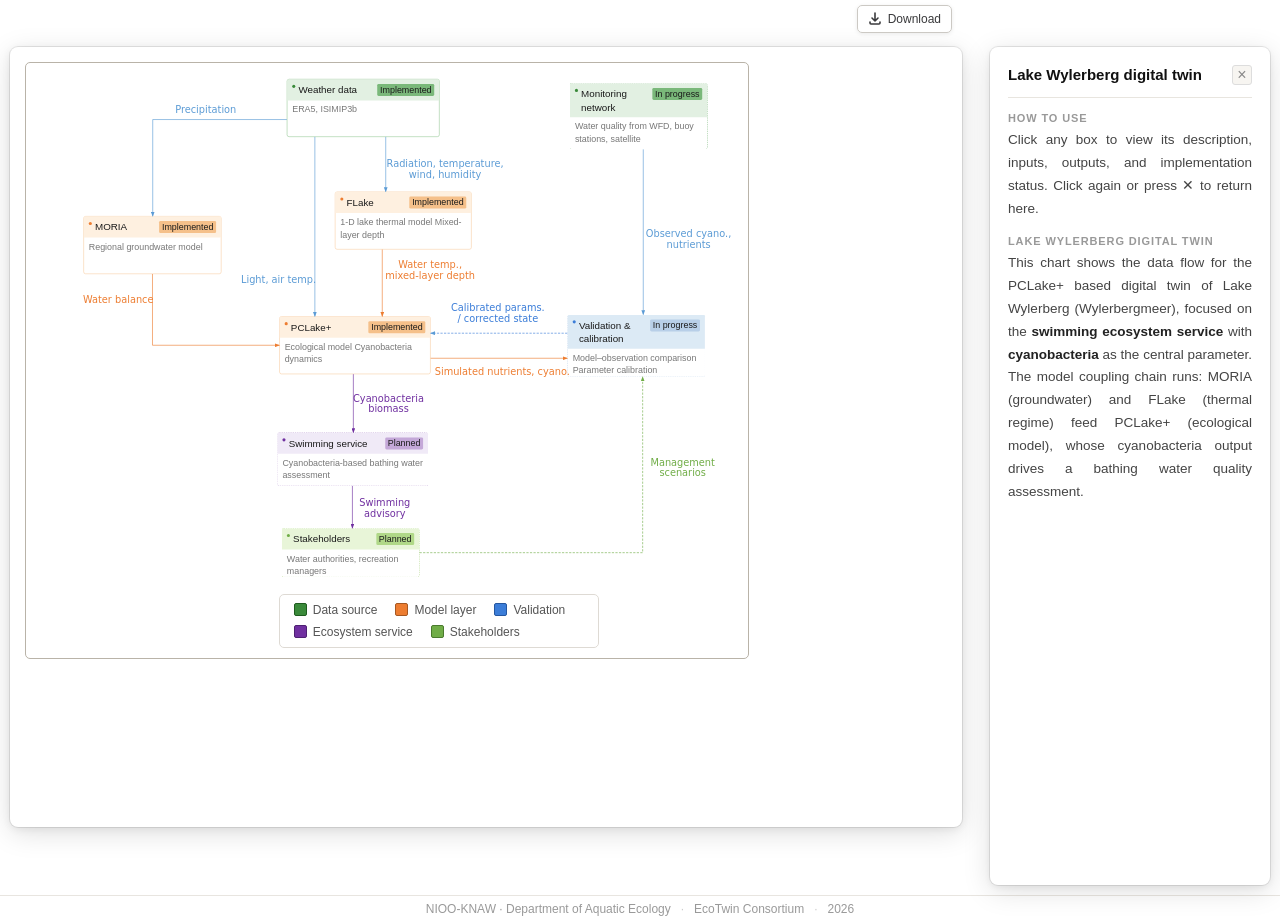
<file: wiki/chart/Wylerberg_wiki.html>
<!DOCTYPE html>
<html lang="en">
<head>
<meta charset="UTF-8">
<meta name="viewport" content="width=device-width, initial-scale=1.0">
<title>Lake Wylerberg Digital Twin — Data Flow (Swimming Service)</title>
<link rel="icon" href="data:image/svg+xml,%3Csvg xmlns='http://www.w3.org/2000/svg' viewBox='0 0 64 64'%3E%3Crect x='1' y='1' width='62' height='62' rx='13' fill='%23f7f5f1' stroke='%23d5d1c9' stroke-width='2'/%3E%3Cpath d='M32 32L14 14M32 32L50 14M32 32L32 52' stroke='%23b8b5b0' stroke-width='3' fill='none'/%3E%3Crect x='24' y='24' width='16' height='16' rx='4' fill='%233b7dd8'/%3E%3Ccircle cx='14' cy='14' r='6' fill='%233a8a3a'/%3E%3Ccircle cx='50' cy='14' r='6' fill='%23c89a20'/%3E%3Ccircle cx='32' cy='52' r='6' fill='%23999'/%3E%3C/svg%3E">
<style>
*, *::before, *::after { box-sizing: border-box; margin: 0; padding: 0; }

:root {
  --ntitle-fs: 20px;
  --nsub-fs: 20px;
  --badge-fs: 20px;
}

html { height: 100%; }

body {
  background: #fff;
  font-family: -apple-system, BlinkMacSystemFont, 'Segoe UI', sans-serif;
  font-size: 15px;
  color: #1a1a1a;
  display: flex;
  flex-direction: column;
  min-height: 100%;
  height: 100vh;
  overflow: hidden;
}

footer {
  flex-shrink: 0;
  display: flex;
  align-items: center;
  justify-content: center;
  gap: 10px;
  padding: 6px 24px;
  border-top: 1px solid #e8e5e0;
  font-size: 12px;
  color: #999;
}

.body {
  display: flex;
  flex: 1;
  min-height: 0;
  overflow: hidden;
  padding: 10px;
  gap: 10px;
}

.canvas-wrap {
  position: relative;
  flex: 1;
  min-width: 0;
  min-height: 0;
  overflow: auto;
  padding: 16px;
  display: flex;
  align-items: center;
  justify-content: center;
  background: #fff;
  border-radius: 8px;
  box-shadow: 0 0 0 1px rgba(0,0,0,0.09), 0 6px 28px rgba(0,0,0,0.13), 0 2px 8px rgba(0,0,0,0.07);
}
/* Auto-fit mode centres the stage (rules above). Manual-size mode pins it to
   the wrap's top-left instead, and fitCanvas() toggles this class to match.
   Two reasons, both load-bearing:
   - Centring re-centres on every size change, so growing the area eastward
     slides the drawing westward by half the growth. Pinned, the boundary
     follows the cursor and the drawing stays put.
   - A centred flex item that overflows its scroll container puts its start
     edge *outside* the scrollable area, where no scrollbar can reach it. Pinned
     to the start, all overflow lands on the right/bottom and stays reachable. */
.canvas-wrap.manual-size { align-items: flex-start; justify-content: flex-start; }
.canvas {
  position: absolute;
  left: 0;
  top: 0;
  width: 1622px;  /* kept in sync with DEFAULT_CANVAS_SIZE; fitCanvas() overrides */
  height: 1231px;
  flex-shrink: 0;
  user-select: none;
}
/* Inset guide showing CANVAS_MARGIN — the keep-clear band between the chart
   area's boundary line and the content. Shown only while a drag/resize is in
   progress (see setMarginGuide()); inset is set in logical px by fitCanvas(). */
#canvas-margin-guide {
  position: absolute;
  z-index: 0;
  pointer-events: none;
  border: 1px dashed #cfc8ba;
  border-radius: 4px;
  opacity: 0;
  transition: opacity 0.12s ease;
}
#canvas-margin-guide.show { opacity: 1; }
svg#svgl { user-select: none; }

svg#svgl {
  position: absolute;
  inset: 0;
  width: 100%;
  height: 100%;
  overflow: visible;
  z-index: 2;
  pointer-events: none;
}


.split-handle {
  width: 8px;
  flex-shrink: 0;
  cursor: col-resize;
  position: relative;
  align-self: stretch;
}
.split-handle::after {
  content: '';
  position: absolute;
  left: 3px; right: 3px; top: 0; bottom: 0;
  border-radius: 2px;
}
.split-handle:hover::after, .split-handle.dragging::after {
  background: rgba(59,125,216,0.25);
}
.side {
  width: 280px;
  overflow: hidden;
  background: #fff;
  border-radius: 8px;
  box-shadow: 0 0 0 1px rgba(0,0,0,0.09), 0 6px 28px rgba(0,0,0,0.13), 0 2px 8px rgba(0,0,0,0.07);
  flex-shrink: 0;
  align-self: stretch;
  display: flex;
  flex-direction: column;
}
.side-inner {
  width: 100%;
  padding: 18px 18px 24px;
  overflow-y: auto;
  flex: 1;
}
.side-header {
  display: flex;
  align-items: flex-start;
  justify-content: space-between;
  gap: 8px;
  margin-bottom: 14px;
  padding-bottom: 12px;
  border-bottom: 1px solid #e8e5df;
}
.side-title { font-size: 15px; font-weight: 600; color: #111; line-height: 1.3; flex: 1; }
.side-badge { display: none; font-size: 11px; padding: 2px 6px; border-radius: 3px; font-weight: 500; flex-shrink: 0; margin-top: 1px; }
.side-close {
  width: 20px; height: 20px; border-radius: 3px;
  border: 1px solid #ddd; background: #f7f5f1;
  font-size: 16px; line-height: 1; color: #888;
  display: flex; align-items: center; justify-content: center;
  cursor: pointer; flex-shrink: 0;
}
.side-close:hover { background: #eee; }
.side-inner h4 {
  font-size: 11px; letter-spacing: 0.08em; text-transform: uppercase;
  color: #999; margin: 14px 0 5px; font-weight: 600;
}
.side-inner h4:first-of-type { margin-top: 0; }
.side-inner p, .side-inner li { font-size: 13.5px; color: #444; line-height: 1.7; }
.side-inner p { text-align: justify; }
.side-inner ul { padding-left: 14px; }
.side-inner li { margin-bottom: 3px; }
.side-inner strong { color: #222; font-weight: 600; }
.side-inner code { font-family: 'SFMono-Regular', Consolas, monospace; font-size: 12px; background: #f4f2ee; padding: 1px 4px; border-radius: 2px; }
.side-inner a { color: #1a55a0; text-decoration: none; }
.side-inner a:hover { text-decoration: underline; }
.side-inner em { font-style: italic; color: #555; }
.side-inner hr { border: none; border-top: 1px solid #e0ddd8; margin: 10px 0; }
.tags { display: flex; flex-wrap: wrap; gap: 4px; margin-top: 4px; }
.tag {
  background: #f7f5f1; border: 1px solid #dedad4; border-radius: 3px;
  padding: 2px 6px; font-size: 12.5px; color: #555;
  font-family: 'SFMono-Regular', Consolas, monospace;
}

/* ── Node base ── */
.node {
  position: absolute;
  border-radius: 5px;
  border: 1.5px solid #b8cfe8;
  background: #fff;
  cursor: pointer;
  transition: box-shadow 0.12s;
}
.node:hover { box-shadow: 0 2px 10px rgba(0,0,0,0.1); }
.node.active { box-shadow: 0 0 0 2px #3b7dd8; }
body.arrow-selected .node:hover { box-shadow: none !important; cursor: default !important; }
body.arrow-selected .node .rh    { pointer-events: none !important; background: none !important; }
.node.prog { border-color: #d4c090; border-style: dashed; }
.node.plan { border-color: #c8c5be; border-style: dashed; }
.node.prog.active { box-shadow: 0 0 0 2px #c89a20; }
.node.plan.active { box-shadow: 0 0 0 2px #999; }

/* ── Model node header (implemented) ── */
.node-head {
  display: flex;
  align-items: flex-start;
  gap: 7px;
  padding: 9px 11px 8px;
  background: #dceaf5;
  border-radius: 3px 3px 0 0;
}
.node.prog .node-head { background: #fdf6e3; }
.node.plan .node-head { background: #ebebeb; }

.dot { width: 7px; height: 7px; border-radius: 50%; background: #3b7dd8; flex-shrink: 0; margin-top: 3px; }
.node.prog .dot { background: #c89a20; }
.node.plan .dot { background: #999; }

.ntitle { font-size: var(--ntitle-fs); font-weight: 500; color: #1a1a1a; flex: 1; line-height: 1.35; }

.badge {
  font-size: var(--badge-fs); padding: 2px 6px; border-radius: 3px; font-weight: 500;
  background: #c8ddf0; color: #1a55a0; flex-shrink: 0; white-space: nowrap; margin-top: 1px;
}
.node.prog .badge { background: #faeec8; color: #8a6008; }
.node.plan .badge { background: #e0ddd8; color: #666; }

.nsub { padding: 6px 11px 9px; font-size: var(--nsub-fs); color: #777; line-height: 1.4; }

/* ── Data source nodes (.node.src) — distinct green tint ── */
.node.src { border-color: #7ab87a; }
.node.src .node-head { background: #e2f0e2; }
.node.src .dot { background: #3a8a3a; }
.node.src .badge { background: #c4e4c4; color: #1a5c1a; }
.node.src.active { box-shadow: 0 0 0 2px #3a8a3a; }
.node.bar .nsub { display: none; }

/* ── Text-only floating annotations ── */
.node.text-only { border-color: transparent !important; background: transparent !important; }
.node.text-only .node-head { display: none; }
.node.text-only:hover { box-shadow: 0 0 0 1px rgba(0,0,0,0.2) !important; border-color: #bbb !important; }
.node.text-only.active { box-shadow: 0 0 0 2px #3b7dd8 !important; border-color: #3b7dd8 !important; }
.node.text-only .nsub { padding: 4px 8px; }

/* ── Multi-select highlight ── */
.node.multi-selected { box-shadow: 0 0 0 2.5px #f0a020 !important; }

.rh { position: absolute; z-index: 3; box-sizing: border-box; }
.rh-e  { width:6px; top:15%; bottom:15%; right:-3px; cursor:e-resize; }
.rh-w  { width:6px; top:15%; bottom:15%; left:-3px;  cursor:w-resize; }
.rh-s  { height:6px; left:15%; right:15%; bottom:-3px; cursor:s-resize; }
.rh-n  { height:6px; left:15%; right:15%; top:-3px;   cursor:n-resize; }
.rh-se { width:9px; height:9px; right:-4px; bottom:-4px; cursor:se-resize; }
.rh-sw { width:9px; height:9px; left:-4px;  bottom:-4px; cursor:sw-resize; }
.rh-ne { width:9px; height:9px; right:-4px; top:-4px;    cursor:ne-resize; }
.rh-nw { width:9px; height:9px; left:-4px;  top:-4px;    cursor:nw-resize; }
.node:hover .rh { background:rgba(59,125,216,0.3); border-radius:2px; }

.legend-resize-handle { position:absolute; right:-4px; top:0; bottom:0; width:8px; cursor:ew-resize; z-index:3; }
.legend-resize-handle:hover { background:rgba(59,125,216,0.25); border-radius:2px; }

/* ── Draw mode: nodes become click-through so SVG snap dots receive events ── */
body.drawing-mode .node    { pointer-events:none !important; cursor:crosshair !important; }
body.drawing-mode .node *  { pointer-events:none !important; cursor:crosshair !important; }
body.drawing-mode svg#svgl { pointer-events:all !important; cursor:crosshair; }

/* ── Top toolbar (MS Office style) ── */
.toolbar {
  display: flex;
  flex-direction: row;
  align-items: center;
  gap: 2px;
  padding: 4px 16px 4px 16px;
  flex-shrink: 0;
  width: 100%;
  background: #f5f4f2;
  border-bottom: 1px solid #d4d0cb;
  box-shadow: 0 1px 3px rgba(0,0,0,0.07);
  overflow: visible;
  position: relative;
  z-index: 20;
}
.toolbar button {
  display: flex;
  align-items: center;
  justify-content: flex-start;
  gap: 5px;
  font-size: 12px;
  font-weight: 500;
  color: #3a3a3c;
  background: transparent;
  border: 1px solid #ccc9c4;
  border-radius: 5px;
  padding: 5px 9px;
  cursor: pointer;
  font-family: inherit;
  white-space: nowrap;
  transition: background 0.1s, border-color 0.1s;
}
.toolbar button:hover { background: rgba(0,0,0,0.06); border-color: #b8b5b0; }
.toolbar button:active { background: rgba(0,0,0,0.11); transform: translateY(0.5px); }
.toolbar button:disabled { opacity: 0.36; cursor: default; }
.toolbar button:disabled:hover { background: transparent; border-color: #ccc9c4; transform: none; }
/* flat ghost icon buttons — no border, no background */
.tb-icon-btn {
  border: none !important;
  background: transparent !important;
  box-shadow: none !important;
  width: 28px; height: 28px;
  padding: 0 !important;
  border-radius: 6px !important;
  justify-content: center !important;
  color: #4a4a4e;
}
.tb-icon-btn:hover { background: rgba(0,0,0,0.07) !important; border-color: transparent !important; }
.tb-icon-btn:active { background: rgba(0,0,0,0.14) !important; }
.tb-icon-btn:disabled:hover { background: transparent !important; }
.tb-icon-btn.tb-active { background: rgba(26,85,160,0.12) !important; color: #1a55a0; }
.tb-icon-btn.tb-text-btn { width: auto; padding: 0 8px !important; font-size: 11px; font-family: inherit; }
/* ── Tooltips — body-level div, escapes overflow clipping ── */
#ui-tooltip {
  position: fixed;
  background: #2c2c2e;
  color: #fff;
  font-size: 11px;
  font-weight: 400;
  font-family: -apple-system, BlinkMacSystemFont, 'Segoe UI', sans-serif;
  white-space: nowrap;
  padding: 3px 7px;
  border-radius: 4px;
  pointer-events: none;
  opacity: 0;
  transition: opacity 0.15s;
  z-index: 9999;
}
.tb-sep { width: 1px; height: 18px; background: #ccc9c4; margin: 0 5px; flex-shrink: 0; }
.tb-group-label {
  font-size: 11px; font-weight: 600; letter-spacing: 0;
  text-transform: none; color: #1c1c1e; margin: 0 3px 0 4px; padding: 0;
  white-space: nowrap;
}
.tb-label { font-size: 11px; color: #1c1c1e; white-space: nowrap; }
.tb-fs-row { display: flex; align-items: center; gap: 4px; cursor: default; }
.tb-fs-row .tb-label { margin: 0; flex: 0 0 auto; }
.toolbar select {
  width: 58px; flex-shrink: 0;
  font-size: 12px; font-family: inherit;
  border: 1px solid #c0bdb8; border-radius: 4px;
  padding: 3px 4px;
  color: #1c1c1e;
  background: #fff;
  cursor: pointer;
  appearance: auto;
}

/* ── Print / PDF ── */
@media print {
  body > * { display: none !important; }
  .print-target { display: block !important; position: fixed !important;
    inset: 0 !important; width: 100vw !important; height: 100vh !important;
    z-index: 99999 !important; background: #fff !important; }
  .print-target svg { width: 100% !important; height: 100% !important; }
}

/* ── Chart area (column: button + canvas card) ── */
.chart-area {
  flex: 1;
  min-width: 0;
  min-height: 0;
  display: flex;
  flex-direction: column;
  align-self: stretch;
}

/* ── Export dropdown ── */
.export-wrap {
  display: flex;
  align-items: center;
  gap: 4px;
  flex-shrink: 0;
  margin-left: auto;
  position: relative;
  z-index: 30;
  font-family: -apple-system, BlinkMacSystemFont, 'Segoe UI', sans-serif;
}
.export-wrap > button {
  display: flex;
  align-items: center;
  justify-content: center;
  width: 28px;
  height: 28px;
  background: transparent;
  color: #4a4a4e;
  border: none;
  border-radius: 6px;
  padding: 0;
  cursor: pointer;
  font-family: inherit;
  transition: background 0.1s;
}
.export-wrap > button:hover { background: rgba(0,0,0,0.07); }
.export-wrap > button:active { background: rgba(0,0,0,0.14); }
.export-drop {
  display: none;
  position: absolute;
  top: 100%;
  left: 0;
  background: #fff;
  border: 1px solid #dedad4;
  border-radius: 8px;
  box-shadow: 0 6px 24px rgba(0,0,0,0.13);
  overflow: hidden;
  min-width: 148px;
  z-index: 20;
}
.export-drop.open { display: block; }
.export-drop button {
  display: flex;
  align-items: center;
  gap: 10px;
  width: 100%;
  padding: 9px 16px;
  background: none;
  border: none;
  border-bottom: 1px solid #f0ede8;
  font-size: 13px;
  font-family: inherit;
  color: #222;
  cursor: pointer;
  text-align: left;
}
.export-drop button:last-child { border-bottom: none; }
.export-drop button:hover { background: #f7f5f1; }

/* Read-only viewer export control: separate from the hidden editor toolbar. */
#readonly-export {
  display: none;
  position: absolute;
  top: -42px;
  right: 10px;
  z-index: 1000;
  font-family: -apple-system, BlinkMacSystemFont, 'Segoe UI', sans-serif;
}
body.readonly #readonly-export { display: block; }
#readonly-export > button {
  display: inline-flex;
  align-items: center;
  gap: 6px;
  padding: 6px 10px;
  border: 1px solid #ccc9c4;
  border-radius: 5px;
  background: rgba(255,255,255,0.95);
  color: #3a3a3c;
  font-family: inherit;
  font-size: 12px;
  font-weight: 500;
  cursor: pointer;
  box-shadow: 0 1px 4px rgba(0,0,0,0.08);
}
#readonly-export > button:hover { background: #f5f4f2; }
#readonly-export-drop {
  display: none;
  position: absolute;
  top: calc(100% + 4px);
  right: 0;
  min-width: 120px;
  background: #fff;
  border: 1px solid #dedad4;
  border-radius: 6px;
  box-shadow: 0 4px 14px rgba(0,0,0,0.13);
  overflow: hidden;
}
#readonly-export-drop.open { display: block; }
#readonly-export-drop button {
  display: block;
  width: 100%;
  padding: 8px 12px;
  border: 0;
  border-bottom: 1px solid #f0ede8;
  background: #fff;
  color: #222;
  font-family: inherit;
  font-size: 13px;
  text-align: left;
  cursor: pointer;
}
#readonly-export-drop button:last-child { border-bottom: 0; }
#readonly-export-drop button:hover { background: #f7f5f1; }

/* ── Canvas stage ──
   The thin solid outline IS the chart-area boundary: it sits exactly on the
   CANVAS_W × CANVAS_H drawing extent (outline, not border, so it adds no
   layout box of its own and never shifts fitCanvas()'s arithmetic). Screen
   only — .canvas-stage is not part of buildExportSVG(). */
.canvas-stage {
  position: relative;
  flex: 0 0 auto;
  border-radius: 4px;
  outline: 1px solid #b9b3a8;
  outline-offset: 0;
}
.canvas-stage.resizing { outline-color: #3b7dd8; }
.stage-rh { position: absolute; z-index: 5; box-sizing: border-box; border-radius: 2px; }
.stage-rh-e { width:10px; top:14px; bottom:14px; right:-5px; cursor:e-resize; }
.stage-rh-w { width:10px; top:14px; bottom:14px; left:-5px;  cursor:w-resize; }
.stage-rh-s { height:10px; left:14px; right:14px; bottom:-5px; cursor:s-resize; }
.stage-rh-n { height:10px; left:14px; right:14px; top:-5px;   cursor:n-resize; }
.canvas-stage:hover .stage-rh { background: rgba(59,125,216,0.12); }
.stage-rh:hover, .stage-rh.dragging { background: rgba(59,125,216,0.3) !important; }
/* Corner grips — one per corner, each a small filled square sitting on the
   boundary line so the chart area reads as a directly draggable frame. */
.stage-resize-handle {
  position: absolute;
  width: 11px; height: 11px;
  z-index: 6;
  background: #fff;
  border: 1px solid #b9b3a8;
  border-radius: 2px;
}
.stage-resize-handle.se { right: -6px;  bottom: -6px; cursor: nwse-resize; }
.stage-resize-handle.nw { left:  -6px;  top:    -6px; cursor: nwse-resize; }
.stage-resize-handle.ne { right: -6px;  top:    -6px; cursor: nesw-resize; }
.stage-resize-handle.sw { left:  -6px;  bottom: -6px; cursor: nesw-resize; }
.stage-resize-handle:hover, .stage-resize-handle.dragging {
  background: #3b7dd8;
  border-color: #3b7dd8;
}
.side-edit-btn {
  font-size: 11.5px; padding: 2px 7px; border-radius: 3px;
  border: 1px solid #dedad4; background: #f7f5f1;
  color: #555; cursor: pointer; font-family: inherit; flex-shrink: 0;
}
.side-edit-btn:hover { background: #ede9e2; }
.side-edit-btn.active { background: #dceaf5; border-color: #b8cfe8; color: #1a55a0; }
.side-edit-pane {
  width: 0; overflow: hidden; transition: width 0.22s ease, box-shadow 0.22s ease;
  background: #fafaf8; border-radius: 8px;
  flex-shrink: 0; align-self: stretch;
  display: flex; flex-direction: column;
}
.side-edit-pane.open {
  width: 280px;
  box-shadow: 0 0 0 1px rgba(0,0,0,0.09), 0 6px 28px rgba(0,0,0,0.13), 0 2px 8px rgba(0,0,0,0.07);
}
.side-edit-inner {
  width: 280px; padding: 14px 14px 14px;
  display: flex; flex-direction: column; height: 100%; box-sizing: border-box;
}
.side-edit-header {
  display: flex; align-items: center; justify-content: space-between;
  margin-bottom: 10px; padding-bottom: 10px; border-bottom: 1px solid #e8e5df;
  flex-shrink: 0;
}
.side-edit-label { font-size: 13px; font-weight: 500; color: #888; }
.side-edit-actions { display: flex; gap: 5px; }
.side-edit-fields { display: flex; flex-direction: column; gap: 9px; margin-bottom: 11px; flex-shrink: 0; }
.side-edit-field { display: flex; flex-direction: column; gap: 3px; }
.side-edit-fieldlabel {
  font-size: 10px; letter-spacing: 0.07em; text-transform: uppercase;
  color: #999; font-weight: 600;
}
.side-edit-field input {
  width: 100%; box-sizing: border-box;
  border: 1px solid #dedad4; border-radius: 4px;
  padding: 5px 7px; font-size: 12.5px; font-family: inherit;
  color: #333; background: #fff;
}
.side-edit-field input:focus { outline: none; border-color: #b8cfe8; }
#side-textarea {
  flex: 1; width: 100%; box-sizing: border-box;
  border: 1px solid #dedad4; border-radius: 4px;
  padding: 8px; font-size: 12.5px;
  font-family: 'SFMono-Regular', Consolas, monospace;
  resize: none; line-height: 1.6; color: #333; background: #fff;
}
#side-textarea:focus { outline: none; border-color: #b8cfe8; }
.side-save-btn {
  font-size: 12px; padding: 3px 9px; border-radius: 3px;
  border: 1px solid #b8cfe8; background: #dceaf5; color: #1a55a0;
  cursor: pointer; font-family: inherit;
}
.side-save-btn:hover { background: #c8ddf0; }
.side-cancel-btn {
  font-size: 12px; padding: 3px 9px; border-radius: 3px;
  border: 1px solid #dedad4; background: #f7f5f1; color: #555;
  cursor: pointer; font-family: inherit;
}
.side-cancel-btn:hover { background: #ede9e2; }
.side-math-hint { margin-top: 7px; font-size: 11px; color: #bbb; flex-shrink: 0; }
.katex { font-size: 0.92em !important; }
.katex .mtext { font-family: 'Inter', system-ui, -apple-system, sans-serif !important; }

/* Read-only (published) mode. Editing chrome is hidden; the detail sidebar,
   export menu, fullscreen and legend toggle stay live. Paired with the
   capture-phase guard in applyReadOnly() -- the CSS removes the affordance,
   the guard removes the behaviour. */
body.readonly .tb-edit,
body.readonly .toolbar {
  visibility: hidden !important;
  pointer-events: none !important;
}
body.readonly #side-edit-btn,
body.readonly #side-edit-pane,
body.readonly .rh,
body.readonly .stage-rh,
body.readonly .stage-resize-handle,
body.readonly .legend-resize-handle { display: none !important; }
body.readonly .node { cursor: pointer !important; }
body.readonly #canvas-legend { cursor: default !important; }
/* The public viewer uses the document scrollbar, not a second scrollbar
   inside the chart frame. Keep the editor's contained scrolling unchanged. */
body.readonly {
  height: auto;
  min-height: 100vh;
  overflow: auto;
}
body.readonly .body {
  flex: none;
  overflow: visible;
}
body.readonly .chart-area {
  position: relative;
  flex: 1 1 auto;
  min-width: 0;
  min-height: 0;
}
body.readonly .canvas-wrap {
  overflow: visible;
  flex: none;
  /* Let the read-only card contain the scaled stage. The page supplies the
     vertical scrolling; a fixed viewport height would let a tall stage spill
     out of the card and overlap the footer. */
  height: auto;
  /* Give the first fitCanvas() pass a real viewport-sized height. GitHub
     Pages has no local saved stage state, so an entirely auto-sized wrapper
     would otherwise be measured at padding height and shrink the chart to a
     thumbnail. */
  min-height: min(1231px, calc(100vh - 120px));
}
body.readonly .side {
  align-self: flex-start;
  position: sticky;
  top: 10px;
  height: calc(100vh - 62px);
  max-height: calc(100vh - 62px);
}
</style>
<!-- KaTeX vendored locally (v0.17.0) so the page works offline -->
<link rel="stylesheet" href="vendor/katex/katex.min.css">
<script defer src="vendor/katex/katex.min.js"></script>
<script defer src="vendor/katex/contrib/auto-render.min.js"></script>
</head>
<body>

<div class="toolbar">
    <!-- File group: Save + Export -->
    <button id="save-btn" class="tb-icon-btn tb-edit" onclick="saveAll()" data-tip="Save">
      <svg width="15" height="15" viewBox="0 0 15 15" fill="none">
        <path d="M2 2h8.5L13 4.5V13a1 1 0 01-1 1H3a1 1 0 01-1-1V2z" stroke="currentColor" stroke-width="1.4" stroke-linejoin="round"/>
        <rect x="5" y="1.5" width="4" height="3.5" rx="0.5" stroke="currentColor" stroke-width="1.3"/>
        <rect x="4" y="8" width="7" height="4.5" rx="0.5" stroke="currentColor" stroke-width="1.3"/>
      </svg>
    </button>
    <div style="position:relative;display:inline-flex;">
      <button class="tb-icon-btn" onclick="toggleExportDrop(event)" data-tip="Export">
        <svg width="14" height="14" viewBox="0 0 14 14" fill="none">
          <path d="M7 1v8M4 6l3 3 3-3M2 10v1a1 1 0 001 1h8a1 1 0 001-1v-1" stroke="currentColor" stroke-width="1.6" stroke-linecap="round" stroke-linejoin="round"/>
        </svg>
      </button>
      <div class="export-drop" id="export-drop">
        <button onclick="exportPNG(); closeExportDrop()">
          <svg width="14" height="14" viewBox="0 0 14 14" fill="none"><rect x="1" y="1" width="12" height="12" rx="2" stroke="#888" stroke-width="1.3"/><path d="M3 9l2.5-3L8 8.5 9.5 6.5 11 9" stroke="#888" stroke-width="1.2" stroke-linecap="round" stroke-linejoin="round"/></svg>
          PNG
        </button>
        <button onclick="exportSVG(); closeExportDrop()">
          <svg width="14" height="14" viewBox="0 0 14 14" fill="none"><path d="M2 4a2 2 0 012-2h4l4 4v4a2 2 0 01-2 2H4a2 2 0 01-2-2V4z" stroke="#888" stroke-width="1.3"/><path d="M8 2v4h4" stroke="#888" stroke-width="1.3" stroke-linecap="round"/></svg>
          SVG
        </button>
        <button onclick="exportPDF(); closeExportDrop()">
          <svg width="14" height="14" viewBox="0 0 14 14" fill="none"><rect x="1" y="1" width="12" height="12" rx="2" stroke="#888" stroke-width="1.3"/><path d="M4 5h3.5a1.5 1.5 0 010 3H4V5z" stroke="#888" stroke-width="1.2" stroke-linecap="round"/><path d="M4 9h6" stroke="#888" stroke-width="1.2" stroke-linecap="round"/></svg>
          PDF
        </button>
      </div>
    </div>

    <div class="tb-sep tb-edit"></div>
    <!-- History group: Undo + Redo -->
    <button id="btn-undo" class="tb-icon-btn tb-edit" onclick="undo()" disabled data-tip="Undo (Ctrl+Z)">
      <svg width="15" height="15" viewBox="0 0 15 15" fill="none">
        <path d="M2.5 5.5h6a3.5 3.5 0 010 7H5.5" stroke="currentColor" stroke-width="1.5" stroke-linecap="round" stroke-linejoin="round"/>
        <path d="M5.5 3L2.5 5.5l3 2.5" stroke="currentColor" stroke-width="1.5" stroke-linecap="round" stroke-linejoin="round"/>
      </svg>
    </button>
    <button id="btn-redo" class="tb-icon-btn tb-edit" onclick="redo()" disabled data-tip="Redo (Ctrl+Y)">
      <svg width="15" height="15" viewBox="0 0 15 15" fill="none">
        <path d="M12.5 5.5H6.5a3.5 3.5 0 000 7H9.5" stroke="currentColor" stroke-width="1.5" stroke-linecap="round" stroke-linejoin="round"/>
        <path d="M9.5 3l3 2.5-3 2.5" stroke="currentColor" stroke-width="1.5" stroke-linecap="round" stroke-linejoin="round"/>
      </svg>
    </button>

    <div class="tb-sep tb-edit"></div>
    <!-- Insert group: Box + Text -->
    <button class="tb-icon-btn tb-edit" onclick="showAddNodeDialog()" data-tip="Add box">
      <svg width="15" height="15" viewBox="0 0 15 15" fill="none">
        <rect x="2" y="2" width="11" height="11" rx="1.5" stroke="currentColor" stroke-width="1.4"/>
        <path d="M7.5 5v5M5 7.5h5" stroke="currentColor" stroke-width="1.4" stroke-linecap="round"/>
      </svg>
    </button>
    <button class="tb-icon-btn tb-edit" onclick="addFloatingText()" data-tip="Add text label">
      <svg width="15" height="15" viewBox="0 0 15 15" fill="none">
        <path d="M2.5 4h10M7.5 4v7.5" stroke="currentColor" stroke-width="1.5" stroke-linecap="round"/>
      </svg>
    </button>

    <div class="tb-sep tb-edit"></div>
    <!-- Draw group: Arrow + Ortho constraint + Delete arrow -->
    <button id="btn-add-arrow" class="tb-icon-btn tb-edit" onclick="startDrawMode()" data-tip="Draw arrow">
      <svg width="15" height="15" viewBox="0 0 15 15" fill="none">
        <path d="M3 12L12 3" stroke="currentColor" stroke-width="1.4" stroke-linecap="round"/>
        <path d="M12 3H7.5M12 3V7.5" stroke="currentColor" stroke-width="1.4" stroke-linecap="round" stroke-linejoin="round"/>
      </svg>
    </button>
    <button id="btn-ortho-drag" class="tb-icon-btn tb-edit" onclick="toggleOrthoDrag()" data-tip="Constrain drag to H/V axis">
      <svg width="15" height="15" viewBox="0 0 15 15" fill="none">
        <path d="M3.5 11.5V3.5h8" stroke="currentColor" stroke-width="1.5" stroke-linecap="round" stroke-linejoin="round"/>
        <path d="M3.5 7.5h4v4" stroke="currentColor" stroke-width="1.1" stroke-linecap="round" stroke-linejoin="round" opacity="0.55"/>
      </svg>
    </button>
    <button id="btn-delete-arrow" class="tb-icon-btn tb-edit" onclick="deleteSelectedArrow()" data-tip="Delete selected arrow" style="display:none;color:#c0392b;">
      <svg width="15" height="15" viewBox="0 0 15 15" fill="none">
        <path d="M3 12L11 4" stroke="currentColor" stroke-width="1.3" stroke-linecap="round" opacity="0.4"/>
        <path d="M11 4H7.5M11 4V7.5" stroke="currentColor" stroke-width="1.3" stroke-linecap="round" stroke-linejoin="round" opacity="0.4"/>
        <path d="M2.5 11l3 3M5.5 11l-3 3" stroke="currentColor" stroke-width="1.5" stroke-linecap="round"/>
      </svg>
    </button>

    <div class="tb-sep tb-edit"></div>
    <!-- Format group: font sizes -->
    <span class="tb-group-label tb-edit">Font size</span>
    <div class="tb-fs-row tb-edit" data-tip="Arrow label font size">
      <span class="tb-label">Label</span>
      <select id="label-font-size">
        <option>8</option><option>9</option><option>10</option><option>11</option>
        <option>11.5</option><option>12</option><option>13</option>
        <option>14</option><option>16</option><option>18</option><option selected>20</option>
        <option>22</option><option>24</option><option>28</option><option>36</option>
        <option>48</option><option>72</option>
      </select>
    </div>
    <div class="tb-fs-row tb-edit" data-tip="Node title font size">
      <span class="tb-label">Title</span>
      <select id="ntitle-font-size">
        <option>8</option><option>9</option><option>10</option><option>11</option>
        <option>11.5</option><option>12</option><option>13</option>
        <option>14</option><option>16</option><option>18</option><option selected>20</option>
        <option>22</option><option>24</option><option>28</option><option>36</option>
        <option>48</option><option>72</option>
      </select>
    </div>
    <div class="tb-fs-row tb-edit" data-tip="Node subtitle font size">
      <span class="tb-label">Subtitle</span>
      <select id="nsub-font-size">
        <option>8</option><option>9</option><option>10</option><option>11</option>
        <option>11.5</option><option>12</option><option>13</option>
        <option>14</option><option>16</option><option>18</option><option selected>20</option>
        <option>22</option><option>24</option><option>28</option><option>36</option>
        <option>48</option><option>72</option>
      </select>
    </div>
    <div class="tb-fs-row tb-edit" data-tip="Status badge font size">
      <span class="tb-label">Badge</span>
      <select id="badge-font-size">
        <option>8</option><option>9</option><option>10</option><option>11</option>
        <option>11.5</option><option>12</option><option>13</option>
        <option>14</option><option>16</option><option>18</option><option selected>20</option>
        <option>22</option><option>24</option><option>28</option><option>36</option>
        <option>48</option><option>72</option>
      </select>
    </div>

    <div class="tb-sep tb-edit"></div>
    <!-- Box group: exact dimensions for the open box, or every shift-selected box. -->
    <span class="tb-group-label tb-edit">Box size</span>
    <div class="tb-fs-row tb-edit" data-tip="Width × height of the selected box or boxes, in canvas units">
      <input type="number" id="node-w-input" min="80" max="20000" step="1"
             aria-label="Box width"
             style="width:52px;font-family:inherit;font-size:11px;padding:2px 4px;
                    border:1px solid #dedad4;border-radius:3px;background:#fff;color:#1c1c1e;">
      <span class="tb-label">×</span>
      <input type="number" id="node-h-input" min="36" max="20000" step="1"
             aria-label="Box height"
             style="width:52px;font-family:inherit;font-size:11px;padding:2px 4px;
                    border:1px solid #dedad4;border-radius:3px;background:#fff;color:#1c1c1e;">
    </div>

    <div class="tb-sep"></div>
    <!-- Legend group: show/hide toggle + add item (kept out of the legend's
         own flex row so its measured width/drag-box never includes an add
         control — see chart.md "Legend" section) -->
    <label class="tb-fs-row" style="cursor:pointer;" data-tip="Show / hide the colour legend">
      <input type="checkbox" id="legend-toggle" checked style="cursor:pointer;margin:0;">
      <span class="tb-label">Legend</span>
    </label>
    <button class="tb-icon-btn tb-edit" onclick="addLegendItem()" data-tip="Add legend item" style="font-size:16px;font-weight:600;">+</button>

    <div class="tb-sep tb-edit"></div>
    <!-- Chart area group: exact dimensions of the bordered drawing region, the
         typed alternative to dragging the stage's edge/corner grips. -->
    <span class="tb-group-label tb-edit">Chart area</span>
    <div class="tb-fs-row tb-edit" data-tip="Width × height of the bordered chart area, in canvas units">
      <input type="number" id="canvas-w-input" min="300" max="20000" step="10"
             style="width:60px;font-family:inherit;font-size:11px;padding:2px 4px;
                    border:1px solid #dedad4;border-radius:3px;background:#fff;color:#1c1c1e;">
      <span class="tb-label">×</span>
      <input type="number" id="canvas-h-input" min="300" max="20000" step="10"
             style="width:60px;font-family:inherit;font-size:11px;padding:2px 4px;
                    border:1px solid #dedad4;border-radius:3px;background:#fff;color:#1c1c1e;">
    </div>
    <button class="tb-icon-btn tb-text-btn tb-edit" onclick="fitCanvasToContent()"
            data-tip="Shrink-wrap the chart area around its content">Fit</button>

  <!-- View group: Fullscreen alone, pushed to the right -->
  <div class="export-wrap">
    <button id="btn-fullscreen" onclick="toggleFullscreen()" data-tip="Fullscreen">
      <svg width="14" height="14" viewBox="0 0 14 14" fill="none">
        <path id="fs-icon-path" d="M1 5V1h4M9 1h4v4M13 9v4H9M5 13H1V9" stroke="#1c1c1e" stroke-width="1.6" stroke-linecap="round" stroke-linejoin="round"/>
      </svg>
    </button>
  </div>

</div><!-- /toolbar -->

<div class="body">

  <div class="chart-area">

  <div id="readonly-export">
    <button onclick="toggleReadonlyExport(event)" aria-label="Export chart">
      <svg width="14" height="14" viewBox="0 0 14 14" fill="none" aria-hidden="true">
        <path d="M7 1v8M4 6l3 3 3-3M2 10v1a1 1 0 001 1h8a1 1 0 001-1v-1" stroke="currentColor" stroke-width="1.6" stroke-linecap="round" stroke-linejoin="round"/>
      </svg>
      <span>Download</span>
    </button>
    <div id="readonly-export-drop">
      <button onclick="exportPNG(); closeReadonlyExport()">PNG</button>
      <button onclick="exportSVG(); closeReadonlyExport()">SVG</button>
      <button onclick="exportPDF(); closeReadonlyExport()">PDF</button>
    </div>
  </div>

  <div class="canvas-wrap">
  <div class="canvas-stage" id="canvas-stage">
  <div class="canvas" id="canvas">
  <div id="canvas-margin-guide"></div>
  <svg id="svgl" xmlns="http://www.w3.org/2000/svg">
    <defs>
      <!-- blue: atmospheric forcing -->
      <marker id="mbl" markerWidth="8" markerHeight="6" refX="7" refY="3" orient="auto"><polygon points="0,0 8,3 0,6" fill="#5b9bd5"/></marker>
      <!-- teal: hydrological forcing -->
      <marker id="mtl" markerWidth="8" markerHeight="6" refX="7" refY="3" orient="auto"><polygon points="0,0 8,3 0,6" fill="#2e9688"/></marker>
      <!-- orange: validation -->
      <marker id="mor" markerWidth="8" markerHeight="6" refX="7" refY="3" orient="auto"><polygon points="0,0 8,3 0,6" fill="#ed7d31"/></marker>
      <!-- green: assimilation -->
      <marker id="mgr" markerWidth="8" markerHeight="6" refX="7" refY="3" orient="auto"><polygon points="0,0 8,3 0,6" fill="#70ad47"/></marker>
      <!-- purple: model cascade -->
      <marker id="mpu" markerWidth="8" markerHeight="6" refX="7" refY="3" orient="auto"><polygon points="0,0 8,3 0,6" fill="#7030a0"/></marker>
    </defs>
  </svg>

  <!-- DATA SOURCES (top row) -->
  <div class="node src" id="N-met" style="width:200px;" onclick="open_panel('met')">
    <div class="node-head"><div class="dot"></div><span class="ntitle"></span><span class="badge"></span></div>
    <div class="nsub"></div>
  </div>

  <div class="node src" id="N-mon" style="width:200px;" onclick="open_panel('mon')">
    <div class="node-head"><div class="dot"></div><span class="ntitle"></span><span class="badge"></span></div>
    <div class="nsub"></div>
  </div>

  <!-- MODELS -->
  <div class="node" id="N-moria" style="width:250px;" onclick="open_panel('moria')">
    <div class="node-head"><div class="dot"></div><span class="ntitle"></span><span class="badge"></span></div>
    <div class="nsub"></div>
  </div>

  <div class="node" id="N-flake" style="width:250px;" onclick="open_panel('flake')">
    <div class="node-head"><div class="dot"></div><span class="ntitle"></span><span class="badge"></span></div>
    <div class="nsub"></div>
  </div>

  <div class="node" id="N-pclake" style="width:280px;" onclick="open_panel('pclake')">
    <div class="node-head"><div class="dot"></div><span class="ntitle"></span><span class="badge"></span></div>
    <div class="nsub"></div>
  </div>

  <!-- VALIDATION -->
  <div class="node prog" id="N-vda" style="width:250px;" onclick="open_panel('vda')">
    <div class="node-head"><div class="dot"></div><span class="ntitle"></span><span class="badge"></span></div>
    <div class="nsub"></div>
  </div>

  <!-- ECOSYSTEM SERVICE OUTPUT -->
  <div class="node" id="N-swim" style="width:280px;" onclick="open_panel('swim')">
    <div class="node-head"><div class="dot"></div><span class="ntitle"></span><span class="badge"></span></div>
    <div class="nsub"></div>
  </div>

  <!-- STAKEHOLDERS -->
  <div class="node plan" id="N-stk" style="width:200px;" onclick="open_panel('stk')">
    <div class="node-head"><div class="dot"></div><span class="ntitle"></span><span class="badge"></span></div>
    <div class="nsub"></div>
  </div>
  </div><!-- /canvas -->

  <div id="canvas-legend" title="Drag to move · Double-click a label to rename · Click a swatch to recolour · Drag right edge to resize"
    style="position:absolute;left:50%;bottom:14px;transform:translateX(-50%);
    z-index:4;display:flex;flex-direction:row;flex-wrap:wrap;align-items:center;gap:8px 18px;
    pointer-events:auto;cursor:move;
    background:rgba(255,255,255,0.88);border:1px solid #dedad4;border-radius:5px;
    padding:8px 14px;
    font-family:-apple-system,BlinkMacSystemFont,'Segoe UI',sans-serif;font-size:12px;color:#555;">
  </div>

  <div class="stage-rh stage-rh-n" data-dir="n" title="Drag to resize"></div>
  <div class="stage-rh stage-rh-s" data-dir="s" title="Drag to resize"></div>
  <div class="stage-rh stage-rh-e" data-dir="e" title="Drag to resize"></div>
  <div class="stage-rh stage-rh-w" data-dir="w" title="Drag to resize"></div>
  <div class="stage-resize-handle se" id="stage-resize-handle" data-dir="se" title="Drag to resize the chart area"></div>
  <div class="stage-resize-handle sw" data-dir="sw" title="Drag to resize the chart area"></div>
  <div class="stage-resize-handle ne" data-dir="ne" title="Drag to resize the chart area"></div>
  <div class="stage-resize-handle nw" data-dir="nw" title="Drag to resize the chart area"></div>

  </div><!-- /canvas-stage -->

  </div><!-- /canvas-wrap -->

  </div><!-- /chart-area -->

  <div class="split-handle" id="split-handle" title="Drag to resize"></div>

  <!-- SIDE PANEL -->
  <div class="side" id="side">
    <div class="side-inner" id="side-inner">
      <div class="side-header">
        <div>
          <div class="side-title" id="side-title"></div>
        </div>
        <span class="side-badge" id="side-badge"></span>
        <button class="side-edit-btn" id="side-edit-btn" onclick="toggleSidebarEdit()">Edit</button>
        <div class="side-close" onclick="close_panel()">×</div>
      </div>
      <div id="side-content"></div>
    </div>
  </div>

  <!-- EDIT PANE -->
  <div class="side-edit-pane" id="side-edit-pane">
    <div class="side-edit-inner">
      <div class="side-edit-header">
        <span class="side-edit-label">Editor</span>
        <div class="side-edit-actions">
          <button class="side-save-btn" onclick="saveSidebarEdit()">Save</button>
          <button class="side-cancel-btn" onclick="cancelSidebarEdit()">Close</button>
        </div>
      </div>
      <div class="side-edit-fields" id="side-edit-fields">
        <label class="side-edit-field">
          <span class="side-edit-fieldlabel">Title</span>
          <input type="text" id="side-title-input" oninput="onSidebarMetaInput()" placeholder="Box title">
        </label>
        <label class="side-edit-field">
          <span class="side-edit-fieldlabel">Status banner</span>
          <input type="text" id="side-badge-input" oninput="onSidebarMetaInput()" placeholder="e.g. Planned">
        </label>
      </div>
      <textarea id="side-textarea" oninput="onSidebarInput()" placeholder="Write content here.&#10;&#10;$x^2$ inline math&#10;$$\frac{a}{b}$$ display math"></textarea>
      <div class="side-math-hint"># Heading · **bold** · *italic* · `code` · [text](url) · - list · --- · $…$ math · Ctrl+S</div>
    </div>
  </div>

</div><!-- /body -->
<div id="ui-tooltip"></div>

<footer>
  <span>NIOO-KNAW · Department of Aquatic Ecology</span>
  <span style="color:#ccc;">·</span>
  <span>EcoTwin Consortium</span>
  <span style="color:#ccc;">·</span>
  <span>2026</span>
</footer>

<script>// ============================================================
// Node content for chart.html (embedded — no external content file).
// Edit here, reload chart.html in the browser to see changes.
// ============================================================
//
// Each entry covers one box:
//   title   — DEFAULT box title and sidebar panel heading
//   badge   — DEFAULT status label shown in the box AND the sidebar
//             (bcls controls the colour: 'impl' | 'prog' | 'plan')
//   nsub    — DEFAULT two-line subtitle shown below the box title
//
// title/badge/nsub/status are resolved at runtime with precedence
//   textOverrides → customNodes → DATA   (see resolvedNodeMeta()).
// The sidebar BODY no longer lives here — it is markdown in the
// DEFAULT_SIDEBAR_OVERRIDES block below, editable from the sidebar Edit pane.
// ============================================================

var DATA = {
  "met": {
    "title": "Weather data",
    "badge": "Implemented",
    "bcls": "impl",
    "nsub": "KNMI stations · Precipitation · Temperature"
  },
  "mon": {
    "title": "Monitoring network",
    "badge": "In progress",
    "bcls": "prog",
    "nsub": "Water quality sampling · Cyanobacteria counts"
  },
  "moria": {
    "title": "MORIA",
    "badge": "In progress",
    "bcls": "prog",
    "nsub": "Regional groundwater model · Waterschap Rivierenland"
  },
  "flake": {
    "title": "FLake",
    "badge": "In progress",
    "bcls": "prog",
    "nsub": "1-D lake thermal model · Mixed-layer depth"
  },
  "pclake": {
    "title": "PCLake+",
    "badge": "In progress",
    "bcls": "prog",
    "nsub": "Ecological model · Cyanobacteria dynamics"
  },
  "vda": {
    "title": "Validation & calibration",
    "badge": "In progress",
    "bcls": "prog",
    "nsub": "Model–observation comparison"
  },
  "swim": {
    "title": "Swimming service",
    "badge": "Planned",
    "bcls": "plan",
    "nsub": "Cyanobacteria risk · Bathing water quality"
  },
  "stk": {
    "title": "Stakeholders",
    "badge": "Planned",
    "bcls": "plan",
    "nsub": "Water managers · Recreation · Public health"
  }
};
</script>
<script>
// -- Publish mode ------------------------------------------------------------
// sync.py in the ecotwin_wiki repo flips this stamp to true while copying the
// file across. Keep it false here: this is the editable source. The published
// copy is read-only in every context, file:// included, so opening it locally
// can never write back over this file through the cached file handle.
var PUBLISHED = true;

// Read-only hides every editing affordance while leaving the diagram fully
// interactive: clicking a box opens its detail sidebar, and export, fullscreen
// and the legend toggle all still work. Append ?view=1 here to preview it.
var READONLY = PUBLISHED || /[?&]view=1/.test(location.search);

// Read-only/shared views use only the state baked into this file. Editable
// views can still keep unsaved work in localStorage until Save writes it into
// the DEFAULT_* blocks below.
function lsGet(k) {
  if (READONLY) return null;
  try { return localStorage.getItem(k); } catch (e) { return null; }
}
function lsSet(k, v) {
  if (READONLY) return;
  try { localStorage.setItem(k, v); } catch (e) {}
}

// Keep an open local read-only viewer current when the editable chart saves in
// another tab/window. The viewer remains read-only; it only reloads the latest
// saved state. GitHub Pages has a separate origin, so publishing still requires
// committing and deploying the updated chart source.
if (READONLY) {
  var _viewerReloadTimer = null;
  window.addEventListener('storage', function(e) {
    if (!e.key || e.key.indexOf('lake_wylerberg_chart_') !== 0) return;
    clearTimeout(_viewerReloadTimer);
    _viewerReloadTimer = setTimeout(function() { location.reload(); }, 80);
  });
}

var NODE_TIP  = READONLY ? 'Click for details' : 'Drag to move · Double-click for options · Drag edges to resize';

// One capture-phase guard beats fourteen scattered ones. Every editing gesture
// in this file -- node drag, resize handles, label drag, waypoint and endpoint
// handles, legend move/resize, stage resize, rubber-band select, the arrow and
// node popups -- starts with mousedown, dblclick or contextmenu inside
// .chart-area. Swallowing those three in the capture phase, before they reach
// the listeners bound to the nodes themselves, makes all of it inert at once.
//
// `click` is deliberately left alone: the inline onclick="open_panel(...)" on
// every box is what opens the sidebar. Nothing calls preventDefault either, so
// text selection, scrolling and native tooltips behave normally. The guard is
// scoped to .chart-area, which leaves the toolbar, the sidebar and the
// #split-handle between them fully live.
function applyReadOnly() {
  if (!READONLY) return;
  document.body.classList.add('readonly');
  ['mousedown', 'dblclick', 'contextmenu'].forEach(function(type) {
    document.addEventListener(type, function(e) {
      var el = e.target;
      if (el && el.closest && el.closest('.chart-area')) e.stopPropagation();
    }, true);
  });
  var leg = document.getElementById('canvas-legend');
  if (leg) leg.removeAttribute('title');
}
applyReadOnly();

var NODE_IDS = ['met','mon','moria','flake','pclake','vda','swim','stk'];
// v2 invalidates stale browser-only layouts. In particular, an older Edge
// state contained rotated boxes even though the authoritative file does not.
var STORAGE_KEY = 'lake_wylerberg_chart_v2';
var LABEL_STORAGE_KEY = 'lake_wylerberg_chart_labels_v2';
var DELETED_NODES_KEY  = 'lake_wylerberg_chart_deleted_v2';
var CUSTOM_NODES_KEY   = 'lake_wylerberg_chart_custom_v2';
var DEFAULT_DELETED_NODES = [];
var DEFAULT_CUSTOM_NODES = {};
var TEXT_STORAGE_KEY = 'lake_wylerberg_chart_text_v2';
var TEXT_CONTENT_REVISION_KEY = 'lake_wylerberg_chart_text_content_revision_v2';
var DEFAULT_TEXT_OVERRIDES = {
  "met": {
    "title": "Weather data",
    "badge": "Implemented",
    "bcls": "impl",
    "nsub": "ERA5, ISIMIP3b"
  },
  "mon": {
    "title": "Monitoring network",
    "badge": "In progress",
    "bcls": "prog",
    "nsub": "Water quality from WFD, buoy stations, \nsatellite"
  },
  "moria": {
    "title": "MORIA",
    "badge": "Implemented",
    "bcls": "impl",
    "nsub": "Regional groundwater model"
  },
  "flake": {
    "title": "FLake",
    "badge": "Implemented",
    "bcls": "impl",
    "nsub": "1-D lake thermal model\nMixed-layer depth"
  },
  "pclake": {
    "title": "PCLake+",
    "badge": "Implemented",
    "bcls": "impl",
    "nsub": "Ecological model\nCyanobacteria dynamics"
  },
  "vda": {
    "title": "Validation & calibration",
    "badge": "In progress",
    "bcls": "prog",
    "nsub": "Model–observation comparison\nParameter calibration"
  },
  "swim": {
    "title": "Swimming service",
    "badge": "Planned",
    "bcls": "plan",
    "nsub": "Cyanobacteria-based\nbathing water assessment"
  },
  "stk": {
    "title": "Stakeholders",
    "badge": "Planned",
    "bcls": "plan",
    "nsub": "Water authorities, recreation managers"
  }
};
var textOverrides = {};
var nodeTextEditId = null;
var STYLE_STORAGE_KEY   = 'lake_wylerberg_chart_style_v2';
var SIDEBAR_KEY         = 'lake_wylerberg_chart_sidebar_v2';
var SIDEBAR_CONTENT_REVISION_KEY = 'lake_wylerberg_chart_sidebar_content_revision_v2';
var AUTHORITATIVE_CONTENT_REVISION = 'text-chart-wylerberg-2026-09-21-v1';
var AUTHORITATIVE_SIDEBAR_IDS = ['met', 'mon', 'moria', 'flake', 'pclake', 'vda', 'swim', 'stk'];
// Sidebar text edited in the browser; "Commit layout" bakes it in here so the
// edits survive other machines/browsers (localStorage alone does not).
var DEFAULT_SIDEBAR_OVERRIDES = {
  "met": "# Target outputs\n- Near-surface air temperature\n- Precipitation\n- Near-surface wind speed\n- Surface downwelling shortwave radiation\n- Surface downwelling longwave radiation\n- Near-surface specific humidity\n\n# Role\nPrecipitation forcing for MORIA. Atmospheric forcing for FLake. Temperature and light irradiation also enter PCLake+ directly for the water temperature cosine function and latitude-dependent light calculations.",
  "mon": "# Measured variables\n- Cyanobacteria cell counts and biovolume\n- Chlorophyll-a \n- Secchi depth \n- Total phosphorus and total nitrogen \n- Dissolved oxygen \n- Water temperature \n- pH and conductivity\n\n# Roles\n**Calibration and validation:** Observed cyanobacteria concentrations and nutrient levels are compared against PCLake+ simulated outputs to assess model skill and guide parameter calibration.\n",
  "moria": "# Source\nMORIA (Modellering Ondergrond Rivierenland Interactief en Actueel) is a regional groundwater modelling system developed for the management area of Waterschap Rivierenland. It supports groundwater-management assessments and detailed modelling studies and can be coupled with surface-water and water-quality modules.\n\n# Available outputs\n- Mean highest and lowest groundwater levels \n- Mean groundwater recharge in mm/year",
  "flake": "# Source\nFLake is a one-dimensional lake model that simulates water temperature, mixing, stratification and ice cover. It represents the water column as a mixed upper layer and a stratified lower layer.\n\n# Target inputs\n- Air temperature\n- Wind speed\n- Shortwave and longwave radiation\n- Air humidity\n- Lake depth\n- Water transparency\n- Initial water temperature\n\n# Target outputs\n- Surface-water temperature\n- Mixed-layer temperature and depth\n- Vertical temperature profile\n- Bottom-water temperature\n- Ice thickness and duration\n\n# Role\nFLake converts meteorological data from ERA5, ISIMIP3b or monitoring stations into lake temperature and mixing conditions for PCLake+.",
  "pclake": "# Source\nPCLake+ is a process-based ecological model that extends PCLake to cover a wide range of freshwater lakes that differ in stratification regime and climate-related processes.\n\n# Target inputs\n- External N, P load\n- Water temperature for epilimnion and hypolimnion \n- Mixing depth \n- Stratification timing \n- Light irradiation \n- Evaporation \n- Lake morphometry: mean depth, fetch/MEL, marsh zone\n- River inflow and outflow\n- Infiltration and seepage\n\n# Target outputs\n- Chlorophyll-a in epilimnion and hypolimnion separately\n- Oxygen \n- Phosphate \n- Three algal groups (including cyanobacteria as one functional group)\n- Macrophyte biomass \n\n# Role\nCore ecological model. Among its three algal groups, cyanobacteria output is the parameter of interest for the swimming service assessment.",
  "vda": "# Purpose\nCompares model outputs against field observations and refines PCLake+ parameters to improve predictive skill for cyanobacteria.\n\n",
  "swim": "# Purpose\nTranslates PCLake+ cyanobacteria output into a bathing water quality assessment following the Dutch Cyanobacteria Protocol 2020\n\n# Thresholds\nCyanobacteria-associated chlorophyll-a are evaluated against regulatory limits:\n- <12 µg/L: below Risk Level 1\n- 12–75 µg/L: Risk Level 1; increased surveillance and possible warning\n- >75 µg/L: Risk Level 2; stronger management action, potentially including advice against swimming\n\n# Target outputs\n- Daily/weekly swimming risk classification (traffic-light system)\n- Seasonal bloom probability forecasts\n- Scenario outputs: effect of management on swimming days change\n\n# Role\nThe key ecosystem service module. Connects the ecological model to a tangible public health and recreation outcome, providing actionable information for water managers and the public.",
  "stk": "# Groups\n- Waterschap Rijn en IJssel: Regional water authority for the Wylerbergmeer area. \n- Waterschap Rivierenland: Regional water authority. \n- Leisurelands: Recreational area manager operating Wylerbergmeer and surrounding facilities. \n- Sportvisunie: Dutch national recreational fishing association. \n- Water Insight: Remote sensing company specializing in optical water quality monitoring. \n\n# Feedback loop\nStakeholder-defined management scenarios (e.g., nutrient load reduction, altered water levels) are fed back through the model chain to quantify their effect on cyanobacteria concentrations and the number of safe swimming days. This closes the digital twin loop.",
  "_overview_": "# How to use\nClick any box to view its description, inputs, outputs, and implementation status. Click again or press ✕ to return here.\n\n# Lake Wylerberg Digital Twin\nThis chart shows the data flow for the PCLake+ based digital twin of Lake Wylerberg (Wylerbergmeer), focused on the **swimming ecosystem service** with **cyanobacteria** as the central parameter. The model coupling chain runs: MORIA (groundwater) and FLake (thermal regime) feed PCLake+ (ecological model), whose cyanobacteria output drives a bathing water quality assessment."
};
var sidebarContent      = {};
var sidebarEditId       = null;
var DEFAULT_STYLE_OVERRIDES = {
  "met": {
    "dot": "#3a8a3a",
    "border": "#7ab87a",
    "bg": "#e2f0e2",
    "label": "Data source"
  },
  "mon": {
    "dot": "#3a8a3a",
    "border": "#7ab87a",
    "bg": "#e2f0e2",
    "label": "Data source"
  },
  "moria": {
    "dot": "#ed7d31",
    "border": "#f5c08a",
    "bg": "#fef0e0",
    "label": "Model layer"
  },
  "flake": {
    "dot": "#ed7d31",
    "border": "#f5c08a",
    "bg": "#fef0e0",
    "label": "Model layer"
  },
  "pclake": {
    "dot": "#ed7d31",
    "border": "#f5c08a",
    "bg": "#fef0e0",
    "label": "Model layer"
  },
  "vda": {
    "dot": "#3b7dd8",
    "border": "#b8cfe8",
    "bg": "#dceaf5",
    "label": "Validation"
  },
  "swim": {
    "dot": "#7030a0",
    "border": "#c4a8d8",
    "bg": "#f0eaf7",
    "label": "Ecosystem service"
  },
  "stk": {
    "dot": "#70ad47",
    "border": "#b0d888",
    "bg": "#e8f5d8",
    "label": "Stakeholders"
  }
};
var styleOverrides = {};
var deletedNodes = [];
var customNodes  = {}; // id → { id, title, badge, bcls, nsub, x, y, w }

var DEFAULT_CANVAS_SIZE = {"w": 1622, "h": 1337, "manual": true, "scale": 0.44516653127538586};
var CANVAS_W = DEFAULT_CANVAS_SIZE.w, CANVAS_H = DEFAULT_CANVAS_SIZE.h;
var canvasScale = 1;
// Manual drawing-area resize (see wireStageResize()): dragging
// #stage-resize-handle changes CANVAS_W/CANVAS_H directly (the logical
// drawing extent — more room for new boxes) rather than the zoom level.
// Once active, canvasScale is frozen at whatever it was at drag-start
// (manualSizeScale) instead of being recomputed to fit canvas-wrap, so
// existing content keeps its on-screen size; the extra logical space just
// shows up as blank canvas, scrollable via canvas-wrap's overflow:auto.
var manualSizeActive = !!DEFAULT_CANVAS_SIZE.manual;
var manualSizeScale = DEFAULT_CANVAS_SIZE.scale || 1;
// Keep-clear band, in logical canvas units, between the chart area's boundary
// line and its content. Node drags/resizes and dragged waypoints/labels are
// confined to the rect it leaves (see canvasContentRect()), and
// fitCanvasToContent() reserves it on all four sides.
var CANVAS_MARGIN = 24;

// The rect content is allowed to occupy: the drawing extent inset by
// CANVAS_MARGIN. Never inverts — on a canvas narrower than two margins it
// collapses to the centre line rather than producing a negative box.
function canvasContentRect() {
  var l = Math.min(CANVAS_MARGIN, CANVAS_W / 2);
  var t = Math.min(CANVAS_MARGIN, CANVAS_H / 2);
  return { l: l, t: t, r: Math.max(l, CANVAS_W - l), b: Math.max(t, CANVAS_H - t) };
}

function fitCanvas() {
  var wrap = document.querySelector('.canvas-wrap');
  var stage = document.getElementById('canvas-stage');
  var canvas = document.getElementById('canvas');
  if (!wrap || !stage || !canvas) return;
  wrap.classList.toggle('manual-size', manualSizeActive);
  var s;
  if (manualSizeActive) {
    s = manualSizeScale;
  } else {
    var cs = getComputedStyle(wrap);
    var availW = wrap.clientWidth  - parseFloat(cs.paddingLeft) - parseFloat(cs.paddingRight);
    var availH = wrap.clientHeight - parseFloat(cs.paddingTop)  - parseFloat(cs.paddingBottom);
    availW = Math.max(1, availW);
    availH = Math.max(1, availH);
    s = Math.min(availW / CANVAS_W, availH / CANVAS_H);
    s = Math.max(0.12, Math.min(s, 1.6));
  }
  canvasScale = s;
  stage.style.width = (CANVAS_W * s) + 'px';
  stage.style.height = (CANVAS_H * s) + 'px';
  canvas.style.transformOrigin = 'top left';
  canvas.style.transform = 'scale(' + s + ')';
  canvas.style.width = CANVAS_W + 'px';
  canvas.style.height = CANVAS_H + 'px';
  canvas.style.marginRight = '';
  canvas.style.marginBottom = '';
  var guide = document.getElementById('canvas-margin-guide');
  if (guide) {
    var cr = canvasContentRect();
    guide.style.left   = cr.l + 'px';
    guide.style.top    = cr.t + 'px';
    guide.style.width  = Math.max(0, cr.r - cr.l) + 'px';
    guide.style.height = Math.max(0, cr.b - cr.t) + 'px';
    guide.style.borderWidth = Math.max(0.5, 1 / s) + 'px';
  }
  syncCanvasSizeInputs();
}

// Show the dashed keep-clear guide while a drag/resize is running, so the
// boundary content is being confined to is visible at the moment it bites.
function setMarginGuide(on) {
  var guide = document.getElementById('canvas-margin-guide');
  if (guide) guide.classList.toggle('show', !!on);
}

// ---------------------------------------------------------------------------
// DEFAULT_POSITIONS — drag boxes in the browser, then tell Claude
// "commit the flowchart layout" to bake the dragged coords in here.
// ---------------------------------------------------------------------------
var DEFAULT_POSITIONS = {
  "met": {
    "x": 586,
    "y": 36,
    "w": 343,
    "h": 130
  },
  "mon": {
    "x": 1221,
    "y": 45,
    "w": 310,
    "h": 149
  },
  "moria": {
    "x": 129,
    "y": 344,
    "w": 310,
    "h": 130
  },
  "flake": {
    "x": 694,
    "y": 289,
    "w": 307,
    "h": 130
  },
  "pclake": {
    "x": 569,
    "y": 569,
    "w": 340,
    "h": 130
  },
  "vda": {
    "x": 1216,
    "y": 565,
    "w": 310,
    "h": 140
  },
  "swim": {
    "x": 564,
    "y": 830,
    "w": 340,
    "h": 120
  },
  "stk": {
    "x": 574,
    "y": 1045,
    "w": 310,
    "h": 110
  }
};

var DEFAULT_LABEL_POSITIONS = {
  "arrow_met_flake_lbl": {
    "x": 941.3731163953828,
    "y": 233.7121409343018,
    "r": 0
  },
  "arrow_met_moria_lbl": {
    "x": 403.6975575341945,
    "y": 113.01882517468444,
    "r": 0
  },
  "arrow_met_pclake_lbl": {
    "x": 567.3440423318518,
    "y": 494.77235975337453,
    "r": 0
  },
  "arrow_moria_pclake_lbl": {
    "x": 207.16010304012303,
    "y": 540.0191314776193,
    "r": 0
  },
  "arrow_flake_pclake_lbl": {
    "x": 907.8227254503149,
    "y": 461.2467128906525,
    "r": 0
  },
  "arrow_pclake_swim_lbl": {
    "x": 814.2953445061258,
    "y": 760.819691474953,
    "r": 0
  },
  "arrow_swim_stk_lbl": {
    "x": 805.8419295828551,
    "y": 994.7692881600224,
    "r": 0
  },
  "arrow_mon_vda_lbl": {
    "x": 1488.3004895322674,
    "y": 390.77953689480614,
    "r": 0
  },
  "arrow_pclake_vda_lbl": {
    "x": 1069.9105363792307,
    "y": 701.2737675897747,
    "r": 0
  },
  "arrow_vda_pclake_lbl": {
    "x": 1059.8355354622365,
    "y": 557.7353473216067,
    "r": 0
  },
  "arrow_stk_vda_lbl": {
    "x": 1475.1282506212817,
    "y": 904.6861648590648,
    "r": 0
  }
};

var labelPositions = {};

function applyPositions(map) {
  NODE_IDS.forEach(function(id) {
    var p = map[id];
    if (!p) return;
    var el = document.getElementById('N-' + id);
    if (!el) return;
    el.style.left = p.x + 'px';
    el.style.top  = p.y + 'px';
    if (p.w) el.style.width  = p.w + 'px';
    if (p.h) el.style.height = p.h + 'px';
    if (p.r) { el.setAttribute('data-rot', p.r); el.style.transform = 'rotate(' + p.r + 'deg)'; }
    else      { el.removeAttribute('data-rot');   el.style.transform = ''; }
    updateResizeCursors(el);
  });
}

function restorePositions() {
  applyPositions(DEFAULT_POSITIONS);
  try {
    var saved = lsGet(STORAGE_KEY);
    if (saved) applyPositions(JSON.parse(saved));
  } catch(e) {}
}

function savePositions() {
  try {
    var out = {};
    NODE_IDS.forEach(function(id) {
      var el = document.getElementById('N-' + id);
      if (!el) return;
      var entry = { x: parseInt(el.style.left) || 0, y: parseInt(el.style.top) || 0 };
      if (el.style.width)  entry.w = parseInt(el.style.width);
      if (el.style.height) entry.h = parseInt(el.style.height);
      var r = parseInt(el.getAttribute('data-rot') || '0');
      if (r) entry.r = r;
      out[id] = entry;
    });
    lsSet(STORAGE_KEY, JSON.stringify(out));
  } catch(e) {}
}

function saveLabelPositions() {
  try { lsSet(LABEL_STORAGE_KEY, JSON.stringify(labelPositions)); } catch(e) {}
}

function restoreLabelPositions() {
  labelPositions = Object.assign({}, DEFAULT_LABEL_POSITIONS);
  try { Object.assign(labelPositions, JSON.parse(lsGet(LABEL_STORAGE_KEY) || '{}')); } catch(e) {}
}

var drag   = { el: null, startX: 0, startY: 0, origX: 0, origY: 0, moved: false, axis: null, selectedOrigPositions: null };
var orthoDragMode = false;
try { orthoDragMode = lsGet('lake_wylerberg_ortho_drag') === '1'; } catch(e) {}

function toggleOrthoDrag() {
  orthoDragMode = !orthoDragMode;
  try { lsSet('lake_wylerberg_ortho_drag', orthoDragMode ? '1' : '0'); } catch(e) {}
  var btn = document.getElementById('btn-ortho-drag');
  if (btn) btn.classList.toggle('tb-active', orthoDragMode);
}
var resize = { el: null, dir: null, startX: 0, startY: 0, origX: 0, origY: 0, origW: 0, origH: 0 };
var labelDrag = { el: null, key: null, startX: 0, startY: 0, origX: 0, origY: 0, moved: false };
var fileHandle = null;
var IDB_NAME   = 'lake_wylerberg_chart_fh_v1';

function idbSaveHandle(handle) {
  return new Promise(function(res, rej) {
    var r = indexedDB.open(IDB_NAME, 1);
    r.onupgradeneeded = function(e) { e.target.result.createObjectStore('h'); };
    r.onsuccess = function(e) {
      var tx = e.target.result.transaction('h', 'readwrite');
      tx.objectStore('h').put(handle, 'k');
      tx.oncomplete = res; tx.onerror = rej;
    };
    r.onerror = rej;
  });
}

function idbLoadHandle() {
  return new Promise(function(res) {
    var r = indexedDB.open(IDB_NAME, 1);
    r.onupgradeneeded = function(e) { e.target.result.createObjectStore('h'); };
    r.onsuccess = function(e) {
      var tx = e.target.result.transaction('h', 'readonly');
      var g = tx.objectStore('h').get('k');
      g.onsuccess = function() { res(g.result || null); };
      g.onerror   = function() { res(null); };
    };
    r.onerror = function() { res(null); };
  });
}

// Returns a verified writable handle, reusing the stored one if permission allows,
// otherwise falling back to the file picker and saving the new handle.
// The handle must point at THIS file — a stored or picked handle whose name
// doesn't match the current document is rejected, so commits can never land
// in a renamed ancestor (e.g. new.html).
async function getWritableHandle(statusCb) {
  var fname = decodeURIComponent(location.pathname.split('/').pop() || 'Wylerberg_wiki.html');
  if (!fileHandle) fileHandle = await idbLoadHandle();
  if (fileHandle && fileHandle.name !== fname) {
    fileHandle = null;
    idbSaveHandle(null).catch(function(){});
  }
  if (fileHandle) {
    var perm = await fileHandle.queryPermission({ mode: 'readwrite' });
    if (perm === 'prompt') perm = await fileHandle.requestPermission({ mode: 'readwrite' });
    if (perm !== 'granted') fileHandle = null;
  }
  if (!fileHandle) {
    if (statusCb) statusCb('Select: ' + fname);
    var picks = await window.showOpenFilePicker({
      types: [{ description: 'HTML', accept: { 'text/html': ['.html'] } }],
      multiple: false
    });
    if (picks[0].name !== fname &&
        !confirm('You picked "' + picks[0].name + '" but this page is "' + fname +
                 '".\nCommit into "' + picks[0].name + '" anyway?')) {
      throw new DOMException('User aborted: wrong file picked', 'AbortError');
    }
    fileHandle = picks[0];
    await idbSaveHandle(fileHandle);
  }
  return fileHandle;
}

// ── Arrow builder globals ──────────────────────────────────────────────────
var ARROWS_KEY = 'lake_wylerberg_chart_arrows_v2';
var DEFAULT_ARROWS = [
  {
    "id": "arrow_met_flake",
    "src": {
      "node": "met",
      "fx": 0.6474278450438352,
      "fy": 1
    },
    "dst": {
      "node": "flake",
      "fx": 0.3717597354213523,
      "fy": 0
    },
    "waypoints": [],
    "color": "#5b9bd5",
    "marker": "mbl",
    "dashed": false,
    "label": {
      "text": "Radiation, temperature,\nwind, humidity",
      "key": "arrow_met_flake_lbl"
    }
  },
  {
    "id": "arrow_met_moria",
    "src": {
      "node": "met",
      "fx": 0,
      "fy": 0.7
    },
    "dst": {
      "node": "moria",
      "fx": 0.5,
      "fy": 0
    },
    "waypoints": [
      [
        284.68747693545856,
        127.50000570046639
      ]
    ],
    "color": "#5b9bd5",
    "marker": "mbl",
    "dashed": false,
    "label": {
      "text": "Precipitation",
      "key": "arrow_met_moria_lbl"
    }
  },
  {
    "id": "arrow_met_pclake",
    "src": {
      "node": "met",
      "fx": 0.18337553617124164,
      "fy": 1
    },
    "dst": {
      "node": "pclake",
      "fx": 0.23588200264393513,
      "fy": 0
    },
    "waypoints": [],
    "color": "#5b9bd5",
    "marker": "mbl",
    "dashed": false,
    "label": {
      "text": "Light, air temp.",
      "key": "arrow_met_pclake_lbl"
    }
  },
  {
    "id": "arrow_moria_pclake",
    "src": {
      "node": "moria",
      "fx": 0.500453850568385,
      "fy": 1
    },
    "dst": {
      "node": "pclake",
      "fx": 0,
      "fy": 0.5
    },
    "waypoints": [
      [
        284.8281705892745,
        634.0625084345065
      ]
    ],
    "color": "#ed7d31",
    "marker": "mor",
    "dashed": false,
    "label": {
      "text": "Water balance",
      "key": "arrow_moria_pclake_lbl"
    }
  },
  {
    "id": "arrow_flake_pclake",
    "src": {
      "node": "flake",
      "fx": 0.34634085151750926,
      "fy": 1
    },
    "dst": {
      "node": "pclake",
      "fx": 0.6810771659754052,
      "fy": 0
    },
    "waypoints": [],
    "color": "#ed7d31",
    "marker": "mor",
    "dashed": false,
    "label": {
      "text": "Water temp.,\nmixed-layer depth",
      "key": "arrow_flake_pclake_lbl"
    }
  },
  {
    "id": "arrow_pclake_swim",
    "src": {
      "node": "pclake",
      "fx": 0.48939634860630793,
      "fy": 1
    },
    "dst": {
      "node": "swim",
      "fx": 0.5026623963251656,
      "fy": 0
    },
    "waypoints": [],
    "color": "#7030a0",
    "marker": "mpu",
    "dashed": false,
    "label": {
      "text": "Cyanobacteria\nbiomass",
      "key": "arrow_pclake_swim_lbl"
    }
  },
  {
    "id": "arrow_swim_stk",
    "src": {
      "node": "swim",
      "fx": 0.49776355344178813,
      "fy": 1
    },
    "dst": {
      "node": "stk",
      "fx": 0.5144824097544529,
      "fy": 0
    },
    "waypoints": [],
    "color": "#7030a0",
    "marker": "mpu",
    "dashed": false,
    "label": {
      "text": "Swimming\nadvisory",
      "key": "arrow_swim_stk_lbl"
    }
  },
  {
    "id": "arrow_mon_vda",
    "src": {
      "node": "mon",
      "fx": 0.534198606593603,
      "fy": 1
    },
    "dst": {
      "node": "vda",
      "fx": 0.549319848728321,
      "fy": 0
    },
    "waypoints": [],
    "color": "#5b9bd5",
    "marker": "mbl",
    "dashed": false,
    "label": {
      "text": "Observed cyano.,\nnutrients",
      "key": "arrow_mon_vda_lbl"
    }
  },
  {
    "id": "arrow_pclake_vda",
    "src": {
      "node": "pclake",
      "fx": 1,
      "fy": 0.7249200580671988
    },
    "dst": {
      "node": "vda",
      "fx": 0,
      "fy": 0.7
    },
    "waypoints": [],
    "color": "#ed7d31",
    "marker": "mor",
    "dashed": false,
    "label": {
      "text": "Simulated nutrients, cyano.",
      "key": "arrow_pclake_vda_lbl"
    }
  },
  {
    "id": "arrow_vda_pclake",
    "src": {
      "node": "vda",
      "fx": 0,
      "fy": 0.3
    },
    "dst": {
      "node": "pclake",
      "fx": 1,
      "fy": 0.2941507177751001
    },
    "waypoints": [],
    "color": "#3b7dd8",
    "marker": "mbl",
    "dashed": true,
    "label": {
      "text": "Calibrated params.\n/ corrected state",
      "key": "arrow_vda_pclake_lbl"
    }
  },
  {
    "id": "arrow_stk_vda",
    "src": {
      "node": "stk",
      "fx": 1,
      "fy": 0.5
    },
    "dst": {
      "node": "vda",
      "fx": 0.5434777609023904,
      "fy": 1
    },
    "waypoints": [
      [
        1385.2384689219678,
        1100.0000069228402
      ]
    ],
    "color": "#70ad47",
    "marker": "mgr",
    "dashed": true,
    "label": {
      "text": "Management\nscenarios",
      "key": "arrow_stk_vda_lbl"
    }
  }
];
var arrows = [];

var LABEL_FONT_SIZE_KEY  = 'lake_wylerberg_chart_label_fs_v2';
var NTITLE_FONT_SIZE_KEY = 'lake_wylerberg_chart_ntitle_fs_v2';
var NSUB_FONT_SIZE_KEY   = 'lake_wylerberg_chart_nsub_fs_v2';
var BADGE_FONT_SIZE_KEY  = 'lake_wylerberg_chart_badge_fs_v2';
var DEFAULT_FONT_SIZES = {"label": 22, "ntitle": 22, "nsub": 20, "badge": 20};
var labelFontSize  = DEFAULT_FONT_SIZES.label;
var ntitleFontSize = DEFAULT_FONT_SIZES.ntitle;
var nsubFontSize   = DEFAULT_FONT_SIZES.nsub;
var badgeFontSize  = DEFAULT_FONT_SIZES.badge;
var arrowEditColor = null; // set by buildArrowEditColorSwatches() after ARROW_COLORS is defined
var addNodeSelectedColor = null;

var ARROW_COLORS = [
  { hex: '#5b9bd5', marker: 'mbl', name: 'Atmospheric' },
  { hex: '#2e9688', marker: 'mtl', name: 'Hydrological' },
  { hex: '#ed7d31', marker: 'mor', name: 'Validation' },
  { hex: '#70ad47', marker: 'mgr', name: 'Assimilation' },
  { hex: '#7030a0', marker: 'mpu', name: 'Model cascade' }
];
var paletteSelectedColor = ARROW_COLORS[0];

var drawState = { mode: 'idle', src: null, dst: null, waypoints: [], cursorPt: [0,0], hoveredNode: null, edgeSnap: null, tapSnap: null };
// mode: 'idle' | 'src' | 'waypoints' | 'palette'

var selectedArrowId = null;
var hoveredArrowId  = null;

function setSelectedArrow(id) {
  selectedArrowId = id;
  document.getElementById('btn-delete-arrow').style.display = id ? 'inline-block' : 'none';
  document.body.classList.toggle('arrow-selected', !!id);
  var handles = document.querySelectorAll('#canvas .rh');
  for (var i = 0; i < handles.length; i++) {
    handles[i].style.pointerEvents = id ? 'none' : '';
    handles[i].style.background    = id ? 'none' : '';
  }
}
var hoveredSegIdx   = -1;
var hoveredSegIsH   = false;
var draggingWaypoint = { arrowId: null, idx: null };
var segDrag = { active: false, arrowId: null, segIdx: null, origPts: null, origLabelPos: null, startX: 0, startY: 0, isH: false, moved: false };
var segDragJustFinished = false;
var straightArrows = []; // straight arrows connected to the currently-dragged box

// ── Multi-select ─────────────────────────────────────────────────────────────
var selectedNodes = new Set();
var rubberBand = { active: false, startX: 0, startY: 0, curX: 0, curY: 0 };
var rubberBandJustFinished = false;

// ── Endpoint drag (reassign arrow src/dst) ────────────────────────────────────
var endpointDrag = { active: false, arrowId: null, end: null, origAnchor: null, edgeSnap: null, moved: false };

// ── Undo / Redo system ────────────────────────────────────────────────────────
var undoStack = [];
var redoStack = [];
var MAX_UNDO  = 40;

function captureState() {
  var pos = {};
  NODE_IDS.forEach(function(id) {
    var el = document.getElementById('N-' + id);
    if (!el) return;
    var entry = { x: parseInt(el.style.left)||0, y: parseInt(el.style.top)||0 };
    if (el.style.width)  entry.w = parseInt(el.style.width);
    if (el.style.height) entry.h = parseInt(el.style.height);
    var r = parseInt(el.getAttribute('data-rot')||'0');
    if (r) entry.r = r;
    pos[id] = entry;
  });
  return {
    positions:      pos,
    arrows:         JSON.parse(JSON.stringify(arrows)),
    labelPositions: JSON.parse(JSON.stringify(labelPositions)),
    customNodes:    JSON.parse(JSON.stringify(customNodes)),
    deletedNodes:   deletedNodes.slice(),
    textOverrides:  JSON.parse(JSON.stringify(textOverrides)),
    styleOverrides: JSON.parse(JSON.stringify(styleOverrides)),
    fontSizes:      { label: labelFontSize, ntitle: ntitleFontSize, nsub: nsubFontSize, badge: badgeFontSize },
    // The drawing extent is part of the layout: a west/north stage resize
    // changes the size and shifts every node, and undoing one without the
    // other would leave the content off its frame.
    canvasSize:     { w: CANVAS_W, h: CANVAS_H, manual: manualSizeActive, scale: manualSizeScale }
  };
}

function pushUndo() {
  pushUndoState(captureState());
}

// Push a state captured earlier. Lets a gesture snapshot itself before it
// starts mutating and only commit the entry if it actually changed something,
// instead of leaving a no-op step on the stack after a stray click.
function pushUndoState(state) {
  undoStack.push(state);
  if (undoStack.length > MAX_UNDO) undoStack.shift();
  redoStack = [];
  updateUndoBtn();
  updateRedoBtn();
}

function updateUndoBtn() {
  var btn = document.getElementById('btn-undo');
  if (btn) btn.disabled = undoStack.length === 0;
}

function updateRedoBtn() {
  var btn = document.getElementById('btn-redo');
  if (btn) btn.disabled = redoStack.length === 0;
}

function rebuildBuiltinNode(id) {
  var d = (typeof DATA !== 'undefined') && DATA[id];
  if (!d) return null;
  var cls = 'node';
  if (d.bcls === 'src')  cls += ' src';
  if (d.bcls === 'prog') cls += ' prog';
  if (d.bcls === 'plan') cls += ' plan';
  var el = document.createElement('div');
  el.className = cls;
  el.id = 'N-' + id;
  el.setAttribute('onclick', "open_panel('" + id + "')");
  var head = document.createElement('div');
  head.className = 'node-head';
  head.innerHTML = '<div class="dot"></div><span class="ntitle">' + d.title + '</span><span class="badge">' + d.badge + '</span>';
  el.appendChild(head);
  var sub = document.createElement('div');
  sub.className = 'nsub';
  sub.innerHTML = d.nsub || '';
  el.appendChild(sub);
  document.getElementById('canvas').appendChild(el);
  el.title = NODE_TIP;
  el.addEventListener('mousedown', onMouseDown);
  el.style.cursor = 'pointer';
  el.addEventListener('dblclick', function(e) { showNodeContextMenu(e, id); });
  el.addEventListener('contextmenu', function(e) {
    e.preventDefault(); e.stopPropagation();
    ctxNodeId = id;
    ctxRotateNode();
  });
  ['e','w','s','n','se','sw','ne','nw'].forEach(function(dir) {
    var h = document.createElement('div');
    h.className = 'rh rh-' + dir;
    h.setAttribute('data-dir', dir);
    h.addEventListener('mousedown', onResizeStart);
    el.appendChild(h);
  });
  if (NODE_IDS.indexOf(id) < 0) NODE_IDS.push(id);
  return el;
}

function restoreState(state) {
  // Core data
  arrows         = JSON.parse(JSON.stringify(state.arrows));
  labelPositions = JSON.parse(JSON.stringify(state.labelPositions));
  textOverrides  = JSON.parse(JSON.stringify(state.textOverrides));
  styleOverrides = JSON.parse(JSON.stringify(state.styleOverrides || {}));

  // Remove custom nodes added after this undo point
  Object.keys(customNodes).forEach(function(id) {
    if (!state.customNodes[id]) {
      var el = document.getElementById('N-' + id);
      if (el && el.parentNode) el.parentNode.removeChild(el);
      var idx = NODE_IDS.indexOf(id); if (idx >= 0) NODE_IDS.splice(idx, 1);
    }
  });
  customNodes = JSON.parse(JSON.stringify(state.customNodes));

  // Restore nodes that were deleted after this undo point
  deletedNodes.slice().forEach(function(id) {
    if (state.deletedNodes.indexOf(id) < 0 && !document.getElementById('N-' + id)) {
      if (state.customNodes[id]) createCustomNodeEl(state.customNodes[id]);
      else                        rebuildBuiltinNode(id);
    }
  });

  // Re-delete nodes that should still be deleted at this undo point
  state.deletedNodes.forEach(function(id) {
    if (deletedNodes.indexOf(id) < 0) {
      var el = document.getElementById('N-' + id);
      if (el && el.parentNode) el.parentNode.removeChild(el);
      var idx = NODE_IDS.indexOf(id); if (idx >= 0) NODE_IDS.splice(idx, 1);
    }
  });
  deletedNodes = state.deletedNodes.slice();

  // Positions
  NODE_IDS.forEach(function(id) {
    var p  = state.positions[id];
    var el = document.getElementById('N-' + id);
    if (!el || !p) return;
    el.style.left = p.x + 'px'; el.style.top = p.y + 'px';
    el.style.width  = p.w ? p.w + 'px' : '';
    el.style.height = p.h ? p.h + 'px' : '';
    if (p.r) { el.setAttribute('data-rot', p.r); el.style.transform = 'rotate(' + p.r + 'deg)'; }
    else     { el.removeAttribute('data-rot'); el.style.transform = ''; }
    updateResizeCursors(el);
  });

  applyAllTextOverrides();
  applyAllStyleOverrides();

  if (state.fontSizes) {
    labelFontSize  = state.fontSizes.label  || labelFontSize;
    ntitleFontSize = state.fontSizes.ntitle || ntitleFontSize;
    nsubFontSize   = state.fontSizes.nsub   || nsubFontSize;
    badgeFontSize  = state.fontSizes.badge  || badgeFontSize;
    applyNodeFontSizes();
    var _li = document.getElementById('label-font-size');  if (_li) _li.value = labelFontSize;
    var _ti = document.getElementById('ntitle-font-size'); if (_ti) _ti.value = ntitleFontSize;
    var _si = document.getElementById('nsub-font-size');   if (_si) _si.value = nsubFontSize;
    var _bi = document.getElementById('badge-font-size');  if (_bi) _bi.value = badgeFontSize;
  }

  // Drawing extent — restored before the redraw below so arrows, the legend and
  // the margin guide are all laid out against the size this state was captured
  // at.
  if (state.canvasSize) {
    CANVAS_W = state.canvasSize.w;
    CANVAS_H = state.canvasSize.h;
    manualSizeActive = !!state.canvasSize.manual;
    manualSizeScale  = state.canvasSize.scale || manualSizeScale;
    fitCanvas();
    applyLegendPosition();
    saveStageSize();
  }

  // Persist everything
  savePositions(); saveArrows(); saveLabelPositions(); saveTextOverrides(); saveStyleOverrides(); saveCustomNodes();
  try { lsSet(DELETED_NODES_KEY, JSON.stringify(deletedNodes)); } catch(e) {}

  // UI cleanup
  setSelectedArrow(null);
  hideLabelEdit();
  clearSVG(); drawArrows();
  updateUndoBtn();
  updateRedoBtn();
}

function undo() {
  if (undoStack.length === 0) return;
  redoStack.push(captureState());
  restoreState(undoStack.pop());
  updateRedoBtn();
}

function redo() {
  if (redoStack.length === 0) return;
  undoStack.push(captureState());
  if (undoStack.length > MAX_UNDO) undoStack.shift();
  restoreState(redoStack.pop());
  updateUndoBtn();
  updateRedoBtn();
}

// ── Arrow follow ─────────────────────────────────────────────────────────────
// Keeps routed arrows attached while their node(s) move or resize. Captured on
// gesture start, applied every frame. Manual waypoints are preserved: the end
// segment next to a moving anchor is repaired to stay orthogonal, and arrows
// whose two endpoints move together (group drag) are translated rigidly.
// Explicitly-positioned labels ride along with the path midpoint.
var arrowFollow = [];

function captureArrowFollow(movingIds) {
  // Which arrows have an endpoint that shifts this gesture. A branch's tap
  // rides its trunk, so a moving trunk pulls its branches too, transitively.
  var moves = {};
  arrows.forEach(function(a) {
    var srcMoves = isNodeAnchor(a.src) && movingIds.indexOf(a.src.node) >= 0;
    var dstMoves = isNodeAnchor(a.dst) && movingIds.indexOf(a.dst.node) >= 0;
    if (srcMoves || dstMoves) moves[a.id] = { src: srcMoves, dst: dstMoves, branch: false };
  });
  var grew = true;
  while (grew) {
    grew = false;
    arrows.forEach(function(a) {
      if (!a.src.arrow || !moves[a.src.arrow]) return;
      var m = moves[a.id];
      if (m && m.src) return;
      if (m) { m.src = true; m.branch = true; }
      else   { moves[a.id] = { src: true, dst: false, branch: true }; }
      grew = true;
    });
  }

  var recs = [];
  arrows.forEach(function(a) {
    var m = moves[a.id];
    if (!m) return;
    var rec = {
      id: a.id, srcMoves: m.src, dstMoves: m.dst, isBranch: m.branch,
      origSrc: resolveAnchor(a.src), origDst: resolveAnchor(a.dst),
      origWps: a.waypoints.map(function(p) { return p.slice(); })
    };
    var key = a.label && a.label.key;
    if (key && labelPositions[key]) {
      rec.lblKey  = key;
      rec.origMid = polylineMidpoint(arrowPoints(a));
      rec.origLbl = Object.assign({}, labelPositions[key]);
    }
    recs.push(rec);
  });
  return recs;
}

// Shift the waypoint next to a moving anchor so the end segment keeps its
// original H/V orientation. Changing a waypoint's cross-axis coordinate never
// breaks the adjacent interior segment, which runs along the other axis.
function repairFollowEnd(wps, idx, origPt, newPt) {
  var wasH = Math.abs(wps[idx][1] - origPt[1]) <= Math.abs(wps[idx][0] - origPt[0]);
  if (wasH) wps[idx][1] = newPt[1];
  else      wps[idx][0] = newPt[0];
}

// Magnetic snap-to-straight: while a box moves, an arrow with exactly one
// moving endpoint whose two anchors come within SNAP_STRAIGHT_PX of sharing an
// axis drops its waypoints and is promoted into straightArrows, which then
// slides the fixed anchor to hold the segment exactly horizontal or vertical.
// The snap is independent of the node faces, so the segment geometry remains
// orthogonal even when the arrow enters a different face.
var SNAP_STRAIGHT_PX = 8;

function trySnapStraight(movingIds) {
  if (!movingIds) return;
  arrows.forEach(function(a) {
    if (straightArrows.some(function(sa) { return sa.id === a.id; })) return;
    var srcMoves = isNodeAnchor(a.src) && movingIds.indexOf(a.src.node) >= 0;
    var dstMoves = isNodeAnchor(a.dst) && movingIds.indexOf(a.dst.node) >= 0;
    if (srcMoves === dstMoves) return;  // need exactly one moving end
    var sPt = resolveAnchor(a.src), dPt = resolveAnchor(a.dst);
    var movingEnd = srcMoves ? 'src' : 'dst';
    // Branch: the stub leaves the trunk perpendicular, so it snaps straight
    // against the trunk's orientation and the tap slides to hold it.
    if (a.src.arrow) {
      var trunkH = tapSegIsH(a.src);
      if (trunkH === null) return;
      if (trunkH && Math.abs(sPt[0] - dPt[0]) < SNAP_STRAIGHT_PX) {
        a.waypoints = [];
        straightArrows.push({ id: a.id, movingEnd: 'dst', isH: false });
      } else if (!trunkH && Math.abs(sPt[1] - dPt[1]) < SNAP_STRAIGHT_PX) {
        a.waypoints = [];
        straightArrows.push({ id: a.id, movingEnd: 'dst', isH: true });
      }
      return;
    }
    if (Math.abs(sPt[1] - dPt[1]) < SNAP_STRAIGHT_PX) {
      a.waypoints = [];
      straightArrows.push({ id: a.id, movingEnd: movingEnd, isH: true });
    } else if (Math.abs(sPt[0] - dPt[0]) < SNAP_STRAIGHT_PX) {
      a.waypoints = [];
      straightArrows.push({ id: a.id, movingEnd: movingEnd, isH: false });
    }
  });
}

function applyArrowFollow() {
  arrowFollow.forEach(function(rec) {
    var a = arrows.find(function(x) { return x.id === rec.id; });
    if (!a) return;
    var newSrc = resolveAnchor(a.src), newDst = resolveAnchor(a.dst);
    // Snapped/straight-tracked arrows are geometry-owned by the straightArrows
    // slide — don't restore their cleared waypoints. But the label must still
    // follow (below), so skip only the waypoint restore, not the whole record.
    var straightTracked = straightArrows.some(function(sa) { return sa.id === rec.id; });
    if (!straightTracked && rec.origWps.length > 0) {
      var wps = rec.origWps.map(function(p) { return p.slice(); });
      if (rec.srcMoves && rec.dstMoves && !rec.isBranch) {
        var dx = newSrc[0] - rec.origSrc[0], dy = newSrc[1] - rec.origSrc[1];
        wps = wps.map(function(p) { return [p[0] + dx, p[1] + dy]; });
      } else {
        if (rec.srcMoves) repairFollowEnd(wps, 0, rec.origSrc, newSrc);
        if (rec.dstMoves) repairFollowEnd(wps, wps.length - 1, rec.origDst, newDst);
      }
      a.waypoints = wps;
    }
    if (rec.lblKey) {
      var mid = polylineMidpoint(arrowPoints(a));
      labelPositions[rec.lblKey] = {
        x: rec.origLbl.x + (mid[0] - rec.origMid[0]),
        y: rec.origLbl.y + (mid[1] - rec.origMid[1]),
        r: rec.origLbl.r
      };
    }
  });
}

function onMouseDown(e) {
  if (drawState.mode !== 'idle') return;
  var node = e.currentTarget;
  var nid  = node.id.replace('N-', '');

  if (e.shiftKey) {
    if (selectedNodes.has(nid)) {
      selectedNodes.delete(nid);
      node.classList.remove('multi-selected');
    } else {
      selectedNodes.add(nid);
      node.classList.add('multi-selected');
    }
    node._suppress = true;
    syncNodeSizeInputs();
    e.stopPropagation();
    return;
  }

  if (!selectedNodes.has(nid)) clearNodeSelection();

  drag.el    = node;
  drag.startX = e.clientX;
  drag.startY = e.clientY;
  drag.origX  = parseInt(node.style.left) || 0;
  drag.origY  = parseInt(node.style.top)  || 0;
  drag.moved  = false;
  drag.axis   = null;
  drag.selectedOrigPositions = null;
  node.style.zIndex = 10;
  node.style.transition = 'none';
  e.preventDefault();
}

document.addEventListener('mousemove', function(e) {
  var s = canvasScale || 1;
  if (drag.el) {
    var dx = e.clientX - drag.startX;
    var dy = e.clientY - drag.startY;
    if (!drag.moved && Math.abs(dx) < 3 && Math.abs(dy) < 3) return;
    if (!drag.moved) {
      pushUndo();
      var _nid = drag.el.id.replace('N-', '');
      var movingIds = [_nid];
      // Capture positions of all selected nodes for group drag
      if (selectedNodes.has(_nid) && selectedNodes.size > 1) {
        drag.selectedOrigPositions = {};
        selectedNodes.forEach(function(sid) {
          var sel = document.getElementById('N-' + sid);
          if (sel) drag.selectedOrigPositions[sid] = { x: parseInt(sel.style.left)||0, y: parseInt(sel.style.top)||0 };
        });
        movingIds = Array.from(selectedNodes);
      }
      straightArrows = [];
      if (!drag.selectedOrigPositions) {
        arrows.forEach(function(a) {
          if (isNodeAnchor(a.src) && isNodeAnchor(a.dst) &&
              (a.src.node === _nid || a.dst.node === _nid)) {
            if (a.waypoints.length === 0) {
              var sPt = resolveAnchor(a.src), dPt = resolveAnchor(a.dst);
              var isH = Math.abs(sPt[1] - dPt[1]) < 1;
              var isV = Math.abs(sPt[0] - dPt[0]) < 1;
              if (isH || isV) {
                straightArrows.push({ id: a.id, movingEnd: a.src.node === _nid ? 'src' : 'dst', isH: isH });
              }
            }
          }
        });
      }
      arrowFollow = captureArrowFollow(movingIds);
      drag.movingIds = movingIds;
      drag.allowed = allowedRect(groupBox(movingIds));
      setMarginGuide(true);
    }
    drag.moved = true;
    drag.el.style.cursor = 'grabbing';
    if (orthoDragMode) {
      if (!drag.axis) drag.axis = Math.abs(dx) >= Math.abs(dy) ? 'h' : 'v';
      if (drag.axis === 'h') dy = 0; else dx = 0;
    }
    // Placed unclamped, then contained as a group below — clamping each node's
    // own left/top here would shear a multi-node selection apart at the edge.
    var nx = drag.origX + dx / s;
    var ny = drag.origY + dy / s;
    drag.el.style.left = nx + 'px';
    drag.el.style.top  = ny + 'px';
    // Move all other selected nodes by the same delta
    if (drag.selectedOrigPositions) {
      var _nid2 = drag.el.id.replace('N-', '');
      var adx = nx - drag.origX, ady = ny - drag.origY;
      Object.keys(drag.selectedOrigPositions).forEach(function(sid) {
        if (sid === _nid2) return;
        var sel = document.getElementById('N-' + sid);
        var op  = drag.selectedOrigPositions[sid];
        if (sel && op) {
          sel.style.left = (op.x + adx) + 'px';
          sel.style.top  = (op.y + ady) + 'px';
        }
      });
    }
    containNodes(drag.movingIds || [], drag.allowed || canvasContentRect());
    // Snap near-aligned arrows to straight, then slide fixed anchors of all
    // straight arrows to keep them straight
    trySnapStraight(drag.movingIds);
    straightArrows.forEach(function(sa) {
      var arrow = arrows.find(function(a) { return a.id === sa.id; });
      if (!arrow) return;
      var movingAnchor = sa.movingEnd === 'src' ? arrow.src : arrow.dst;
      var fixedAnchor  = sa.movingEnd === 'src' ? arrow.dst : arrow.src;
      var mPt = resolveAnchor(movingAnchor);
      if (fixedAnchor.arrow) {
        slideTapAnchor(fixedAnchor, mPt[0], mPt[1]);
      } else if (isNodeAnchor(fixedAnchor)) {
        var fb = box('N-' + fixedAnchor.node);
        if (sa.isH) fixedAnchor.fy = Math.max(0, Math.min(1, (mPt[1] - fb.t) / fb.h));
        else        fixedAnchor.fx = Math.max(0, Math.min(1, (mPt[0] - fb.l) / fb.w));
      }
    });
    applyArrowFollow();
    clearSVG();
    drawArrows();
  } else if (resize.el) {
    var scDx = (e.clientX - resize.startX) / s;
    var scDy = (e.clientY - resize.startY) / s;
    var rDeg = parseInt(resize.el.getAttribute('data-rot') || '0');
    var rRad = rDeg * Math.PI / 180;
    var cosR = Math.cos(rRad), sinR = Math.sin(rRad);
    // Rotate screen delta into element-local space (inverse rotation)
    var rdx = scDx * cosR + scDy * sinR;
    var rdy = -scDx * sinR + scDy * cosR;
    var dir = resize.dir;
    var MIN_W = 80, MIN_H = 36;
    // New dimensions in local space
    var rawW = resize.origW + (dir.indexOf('e') >= 0 ? rdx : dir.indexOf('w') >= 0 ? -rdx : 0);
    var rawH = resize.origH + (dir.indexOf('s') >= 0 ? rdy : dir.indexOf('n') >= 0 ? -rdy : 0);
    var nW = Math.max(MIN_W, rawW);
    var nH = Math.max(MIN_H, rawH);
    var dW = nW - resize.origW, dH = nH - resize.origH;
    // wa/ha: which side is moving (+1 right/bottom moves, -1 left/top moves, 0 unchanged)
    var wa = dir.indexOf('e') >= 0 ? 1 : dir.indexOf('w') >= 0 ? -1 : 0;
    var ha = dir.indexOf('s') >= 0 ? 1 : dir.indexOf('n') >= 0 ? -1 : 0;
    // Shift center so the fixed anchor stays at the same screen position
    var cx = resize.origX + resize.origW / 2;
    var cy = resize.origY + resize.origH / 2;
    var dcx = (wa * dW * cosR - ha * dH * sinR) / 2;
    var dcy = (wa * dW * sinR + ha * dH * cosR) / 2;
    resize.el.style.width  = nW + 'px';
    resize.el.style.height = nH + 'px';
    resize.el.style.left   = (cx + dcx - nW / 2) + 'px';
    resize.el.style.top    = (cy + dcy - nH / 2) + 'px';
    // A resize has a fixed anchor edge, so it cannot be nudged back inside the
    // way a drag can — a frame that would push the box past the margin is
    // rejected outright and the last accepted geometry stands. The box stops
    // growing at the boundary line instead of sliding along it.
    var rAllowed = resize.allowed || canvasContentRect();
    var rBox = box(resize.el.id);
    var rd = containDelta(rBox, rAllowed);
    if (rd[0] || rd[1]) {
      var lg = resize.lastGood;
      resize.el.style.width  = lg.w + 'px';
      resize.el.style.height = lg.h + 'px';
      resize.el.style.left   = lg.x + 'px';
      resize.el.style.top    = lg.y + 'px';
    } else {
      resize.lastGood = { w: nW, h: nH, x: cx + dcx - nW / 2, y: cy + dcy - nH / 2 };
    }
    applyArrowFollow();
    clearSVG(); drawArrows();
  }
  if (labelDrag.el) {
    var ldx = e.clientX - labelDrag.startX;
    var ldy = e.clientY - labelDrag.startY;
    // 3px threshold: a plain click on a label is not a drag and must not push undo
    if (labelDrag.moved || Math.abs(ldx) >= 3 || Math.abs(ldy) >= 3) {
      if (!labelDrag.moved) { pushUndo(); labelDrag.moved = true; setMarginGuide(true); }
      var lPt = clampPointToCanvas([labelDrag.origX + ldx / s, labelDrag.origY + ldy / s]);
      var lx = lPt[0], ly = lPt[1];
      var lr = parseFloat(labelDrag.el.getAttribute('data-r')) || 0;
      labelDrag.el.setAttribute('transform', 'translate(' + lx + ',' + ly + ') rotate(' + lr + ')');
      labelDrag.el.setAttribute('data-x', lx);
      labelDrag.el.setAttribute('data-y', ly);
      var existing = labelPositions[labelDrag.key] || {};
      labelPositions[labelDrag.key] = { x: lx, y: ly, r: existing.r != null ? existing.r : lr };
    }
  }
  // Waypoint drag
  if (draggingWaypoint.arrowId !== null) {
    var arr = arrows.find(function(a) { return a.id === draggingWaypoint.arrowId; });
    if (arr) {
      setMarginGuide(true);
      arr.waypoints[draggingWaypoint.idx] = clampPointToCanvas(clientToCanvas(e));
      clearSVG(); drawArrows();
    }
  }
  // Draw mode cursor tracking
  if (drawState.mode === 'src' || drawState.mode === 'waypoints') {
    drawState.cursorPt = clientToCanvas(e);
    var _dcx = drawState.cursorPt[0], _dcy = drawState.cursorPt[1];
    drawState.hoveredNode = getNodeAtCanvasPoint(_dcx, _dcy);
    drawState.edgeSnap = findEdgeSnap(_dcx, _dcy);
    // An arrow can be tapped only as a *source*, which is what turns the new
    // arrow into a branch of it. Whichever snap is nearer wins.
    drawState.tapSnap = (drawState.mode === 'src')
      ? findArrowTapSnap(_dcx, _dcy, 10, null) : null;
    if (drawState.tapSnap && drawState.edgeSnap) {
      var _de = Math.sqrt(Math.pow(_dcx - drawState.edgeSnap.x, 2) + Math.pow(_dcy - drawState.edgeSnap.y, 2));
      var _dt = Math.sqrt(Math.pow(_dcx - drawState.tapSnap.x,  2) + Math.pow(_dcy - drawState.tapSnap.y,  2));
      if (_de <= _dt) drawState.tapSnap = null; else drawState.edgeSnap = null;
    }
    clearSVG(); drawArrows();
    return;
  }
  // Segment drag
  if (segDrag.active) {
    var sdx = (e.clientX - segDrag.startX) / (canvasScale || 1);
    var sdy = (e.clientY - segDrag.startY) / (canvasScale || 1);
    var perpDelta = segDrag.isH ? sdy : sdx;
    if (!segDrag.moved && Math.abs(perpDelta) < 3) return;
    if (!segDrag.moved) pushUndo();
    segDrag.moved = true;
    applySegmentDrag(sdx, sdy);
    clearSVG(); drawArrows();
    return;
  }
  // Rubber-band selection tracking
  if (rubberBand.active) {
    rubberBand.curX = e.clientX;
    rubberBand.curY = e.clientY;
    clearSVG(); drawArrows();
  }

  // Endpoint drag (reassign arrow src/dst)
  if (endpointDrag.active) {
    var _ept = clientToCanvas(e);
    var _epSnap = findEdgeSnap(_ept[0], _ept[1]);
    endpointDrag.edgeSnap = _epSnap;
    if (!endpointDrag.moved) {
      pushUndo();
      endpointDrag.moved = true;
    }
    var _epArrow = arrows.find(function(a) { return a.id === endpointDrag.arrowId; });
    if (_epArrow) {
      var _epAnchor = endpointDrag.end === 'src' ? _epArrow.src : _epArrow.dst;
      // Dropping a source handle on another arrow turns the arrow into a
      // branch of it. Candidates that already hang off this arrow are skipped
      // so a tap can never close a cycle.
      var _epTap = (!_epSnap && endpointDrag.end === 'src')
        ? findArrowTapSnap(_ept[0], _ept[1], 10, function(cand) {
            return cand.id === _epArrow.id || arrowDependsOn(cand.id, _epArrow.id);
          })
        : null;
      clearAnchor(_epAnchor);
      if (_epSnap) {
        _epAnchor.node = _epSnap.node; _epAnchor.fx = _epSnap.fx; _epAnchor.fy = _epSnap.fy;
      } else if (_epTap) {
        _epAnchor.arrow = _epTap.arrow; _epAnchor.seg = _epTap.seg; _epAnchor.t = _epTap.t;
      } else {
        _epAnchor.free = true; _epAnchor.x = _ept[0]; _epAnchor.y = _ept[1];
      }
      clearSVG(); drawArrows();
    }
  }

  // Arrow hover glow + cursor (idle mode only, no active drags)
  // The hover glow and its ns-/ew-resize cursor advertise a segment drag, so
  // they stay off in read-only rather than promising a gesture that is blocked.
  if (!READONLY && drawState.mode === 'idle' && !drag.el && !resize.el && !labelDrag.el && draggingWaypoint.arrowId === null) {
    var hpt = clientToCanvas(e);
    var hseg = findNearestSegment(hpt[0], hpt[1], 10);
    var newHovId  = hseg ? hseg.arrow.id : null;
    var newSegIdx = hseg ? hseg.segIdx : -1;
    if (newHovId !== hoveredArrowId || newSegIdx !== hoveredSegIdx) {
      hoveredArrowId = newHovId;
      hoveredSegIdx  = newSegIdx;
      hoveredSegIsH  = hseg ? hseg.isH : false;
      var cur = newHovId ? (hoveredSegIsH ? 'ns-resize' : 'ew-resize') : '';
      document.getElementById('canvas').style.cursor = cur;
      clearSVG(); drawArrows();
    }
  }
});

document.addEventListener('mouseup', function() {
  setMarginGuide(false);
  if (drag.el) {
    drag.el.style.zIndex = '';
    drag.el.style.transition = '';
    drag.el.style.cursor = 'pointer';
    if (drag.moved) { savePositions(); saveArrows(); saveLabelPositions(); drag.el._suppress = true; }
    drag.el = null;
    drag.selectedOrigPositions = null;
    drag.movingIds = null;
    straightArrows = [];
    arrowFollow = [];
  }
  if (resize.el) {
    resize.el.style.zIndex = '';
    savePositions();
    if (arrowFollow.length > 0) { saveArrows(); saveLabelPositions(); }
    arrowFollow = [];
    resize.el = null; resize.dir = null;
  }
  if (labelDrag.el) {
    labelDrag.el.style.cursor = 'pointer';
    if (labelDrag.moved) saveLabelPositions();
    labelDrag.el = null;
    labelDrag.key = null;
    labelDrag.moved = false;
  }
  if (draggingWaypoint.arrowId !== null) {
    draggingWaypoint = { arrowId: null, idx: null };
    saveArrows();
  }
  if (segDrag.active) {
    segDragJustFinished = segDrag.moved;
    if (segDrag.moved) { saveArrows(); saveLabelPositions(); }
    segDrag.active       = false;
    segDrag.moved        = false;
    segDrag.origLabelPos = null;
  }

  // Rubber-band: finalise selection
  if (rubberBand.active) {
    var rbMoved = Math.abs(rubberBand.curX - rubberBand.startX) > 5 ||
                  Math.abs(rubberBand.curY - rubberBand.startY) > 5;
    if (rbMoved) {
      var _rbCanvas = document.getElementById('canvas').getBoundingClientRect();
      var _x1 = Math.min(rubberBand.startX, rubberBand.curX);
      var _y1 = Math.min(rubberBand.startY, rubberBand.curY);
      var _x2 = Math.max(rubberBand.startX, rubberBand.curX);
      var _y2 = Math.max(rubberBand.startY, rubberBand.curY);
      clearNodeSelection();
      NODE_IDS.forEach(function(id) {
        var el = document.getElementById('N-' + id);
        if (!el) return;
        var er = el.getBoundingClientRect();
        if (er.left < _x2 && er.right > _x1 && er.top < _y2 && er.bottom > _y1) {
          selectedNodes.add(id);
          el.classList.add('multi-selected');
        }
      });
      rubberBandJustFinished = true;
    }
    rubberBand.active = false;
    clearSVG(); drawArrows();
  }

  // Endpoint drag: commit or cancel
  if (endpointDrag.active) {
    if (endpointDrag.moved) {
      saveArrows();
    }
    endpointDrag.active = false;
    endpointDrag.moved  = false;
    endpointDrag.arrowId = null;
    endpointDrag.end     = null;
    endpointDrag.origAnchor = null;
    endpointDrag.edgeSnap   = null;
    clearSVG(); drawArrows();
  }
});

function onResizeStart(e) {
  if (drawState.mode !== 'idle') return;
  pushUndo();
  var node = e.currentTarget.parentElement;
  resize.el    = node;
  resize.dir   = e.currentTarget.getAttribute('data-dir');
  resize.startX = e.clientX; resize.startY = e.clientY;
  resize.origX  = parseInt(node.style.left) || 0;
  resize.origY  = parseInt(node.style.top)  || 0;
  resize.origW  = node.offsetWidth;
  resize.origH  = node.offsetHeight;
  resize.allowed  = allowedRect(box(node.id));
  resize.lastGood = { w: resize.origW, h: resize.origH, x: resize.origX, y: resize.origY };
  arrowFollow = captureArrowFollow([node.id.replace('N-', '')]);
  setMarginGuide(true);
  node.style.zIndex = 10;
  e.stopPropagation(); e.preventDefault();
}


function updateResizeCursors(el) {
  var rDeg = (parseInt(el.getAttribute('data-rot') || '0') % 360 + 360) % 360;
  var steps = Math.round(rDeg / 90) % 4;
  var dirs = ['e','se','s','sw','w','nw','n','ne'];
  var handles = el.querySelectorAll('.rh');
  for (var i = 0; i < handles.length; i++) {
    var base = handles[i].getAttribute('data-dir');
    var idx = dirs.indexOf(base);
    if (idx >= 0) handles[i].style.cursor = dirs[(idx + steps * 2) % 8] + '-resize';
  }
}

function addResizeHandles() {
  var dirs = ['e','w','s','n','se','sw','ne','nw'];
  NODE_IDS.forEach(function(id) {
    var el = document.getElementById('N-' + id);
    if (!el) return;
    dirs.forEach(function(d) {
      var h = document.createElement('div');
      h.className = 'rh rh-' + d;
      h.setAttribute('data-dir', d);
      h.addEventListener('mousedown', onResizeStart);
      el.appendChild(h);
    });
  });
}


// Saves the whole diagram state, including font sizes, sidebar width and the
// logical drawing extent, back into this file in one write.
async function saveAll() {
  if (READONLY) return;
  var btn = document.getElementById('save-btn');
  try {
    await getWritableHandle(function(s) { if (btn) btn.textContent = s; });
    if (btn) btn.textContent = 'Saving…';
    var posData = {};
    NODE_IDS.forEach(function(id) {
      var el = document.getElementById('N-' + id);
      if (!el) return;
      var entry = { x: parseInt(el.style.left) || 0, y: parseInt(el.style.top) || 0 };
      if (el.style.width)  entry.w = parseInt(el.style.width);
      if (el.style.height) entry.h = parseInt(el.style.height);
      var r = parseInt(el.getAttribute('data-rot') || '0');
      if (r) entry.r = r;
      posData[id] = entry;
    });
    var file = await fileHandle.getFile();
    var text = await file.text();
    var fontData = {
      label: labelFontSize,
      ntitle: ntitleFontSize,
      nsub: nsubFontSize,
      badge: badgeFontSize
    };
    var canvasData = {
      w: CANVAS_W,
      h: CANVAS_H,
      manual: manualSizeActive,
      scale: manualSizeScale
    };
    text = text.replace(
      /var DEFAULT_CANVAS_SIZE\s*=\s*\{[\s\S]*?\};/,
      'var DEFAULT_CANVAS_SIZE = ' + JSON.stringify(canvasData) + ';'
    );
    text = text.replace(
      /var DEFAULT_FONT_SIZES\s*=\s*\{[\s\S]*?\};/,
      'var DEFAULT_FONT_SIZES = ' + JSON.stringify(fontData) + ';'
    );
    text = text.replace(
      /var DEFAULT_SPLIT_STATE\s*=\s*\{[\s\S]*?\};/,
      'var DEFAULT_SPLIT_STATE = ' + JSON.stringify(splitState) + ';'
    );
    text = text.replace(
      /var DEFAULT_POSITIONS = \{[\s\S]*?\};/,
      'var DEFAULT_POSITIONS = ' + JSON.stringify(posData, null, 2) + ';'
    );
    text = text.replace(
      /var DEFAULT_LABEL_POSITIONS = \{[\s\S]*?\};/,
      'var DEFAULT_LABEL_POSITIONS = ' + JSON.stringify(labelPositions, null, 2) + ';'
    );
    text = text.replace(
      /var DEFAULT_DELETED_NODES = \[[\s\S]*?\];/,
      'var DEFAULT_DELETED_NODES = ' + JSON.stringify(deletedNodes) + ';'
    );
    text = text.replace(
      /var DEFAULT_CUSTOM_NODES\s*=\s*\{[\s\S]*?\};/,
      'var DEFAULT_CUSTOM_NODES = ' + JSON.stringify(customNodes, null, 2) + ';'
    );
    text = text.replace(
      /var DEFAULT_TEXT_OVERRIDES\s*=\s*\{[\s\S]*?\};/,
      'var DEFAULT_TEXT_OVERRIDES = ' + JSON.stringify(textOverrides, null, 2) + ';'
    );
    text = text.replace(
      /var DEFAULT_STYLE_OVERRIDES\s*=\s*\{[\s\S]*?\};/,
      'var DEFAULT_STYLE_OVERRIDES = ' + JSON.stringify(styleOverrides, null, 2) + ';'
    );
    text = text.replace(
      /var DEFAULT_SIDEBAR_OVERRIDES\s*=\s*\{[\s\S]*?\};/,
      'var DEFAULT_SIDEBAR_OVERRIDES = ' + JSON.stringify(sidebarContent, null, 2) + ';'
    );
    text = text.replace(
      /var DEFAULT_ARROWS\s*=\s*\[[\s\S]*?\];/,
      'var DEFAULT_ARROWS = ' + JSON.stringify(arrows, null, 2) + ';'
    );
    text = text.replace(
      /var DEFAULT_LEGEND\s*=\s*\{[\s\S]*?\};/,
      'var DEFAULT_LEGEND = ' + JSON.stringify(legendState, null, 2) + ';'
    );
    var writable = await fileHandle.createWritable();
    await writable.write(text);
    await writable.close();
    if (btn) { btn.textContent = 'Saved ✓'; setTimeout(function() { btn.textContent = 'Save'; }, 2000); }
  } catch(e) {
    if (btn) btn.textContent = 'Save';
    if (e.name !== 'AbortError') { alert('Save failed: ' + e.message); fileHandle = null; idbSaveHandle(null).catch(function(){}); }
  }
}

var BADGE_STYLE = {
  impl: 'background:#c8ddf0;color:#1a55a0',
  prog: 'background:#faeec8;color:#8a6008',
  plan: 'background:#e0ddd8;color:#666',
  src:  'background:#c4e4c4;color:#1a5c1a'
};

// Status is part of the saved node metadata, not just the badge text. Infer it
// from the three standard labels for older browser overrides that predate the
// persisted bcls field; unfamiliar labels retain the node's existing state.
function statusClassForBadge(label) {
  var normalized = String(label == null ? '' : label).trim().toLowerCase().replace(/\s+/g, ' ');
  if (normalized === 'implemented') return 'impl';
  if (normalized === 'in progress') return 'prog';
  if (normalized === 'planned') return 'plan';
  return '';
}

function applyNodeStatusClass(el, bcls) {
  if (!el) return;
  el.classList.toggle('prog', bcls === 'prog');
  el.classList.toggle('plan', bcls === 'plan');
}

function redrawFittedCanvas() {
  fitCanvas();
  clearSVG();
  drawArrows();
}

var activeId = null;

function renderMath(el) {
  if (window.renderMathInElement) {
    renderMathInElement(el, {
      delimiters: [
        { left: '$$', right: '$$', display: true },
        { left: '$',  right: '$',  display: false }
      ],
      throwOnError: false
    });
  }
}

function htmlToPlainText(html) {
  return html
    .replace(/<h4[^>]*>([\s\S]*?)<\/h4>/gi, '# $1\n')
    .replace(/<hr\s*\/?>/gi, '---\n')
    .replace(/<a[^>]*href="([^"]*)"[^>]*>([\s\S]*?)<\/a>/gi, '[$2]($1)')
    .replace(/<strong[^>]*>([\s\S]*?)<\/strong>/gi, '**$1**')
    .replace(/<em[^>]*>([\s\S]*?)<\/em>/gi, '*$1*')
    .replace(/<code[^>]*>([\s\S]*?)<\/code>/gi, '`$1`')
    .replace(/<p[^>]*>/gi, '').replace(/<\/p>/gi, '\n\n')
    .replace(/<br\s*\/?>/gi, '\n')
    .replace(/<li[^>]*>/gi, '- ').replace(/<\/li>/gi, '\n')
    .replace(/<[^>]+>/g, '')
    .replace(/&amp;/g,'&').replace(/&lt;/g,'<').replace(/&gt;/g,'>').replace(/&nbsp;/g,' ')
    .replace(/\n{3,}/g, '\n\n')
    .trim();
}

function sidebarTextToHtml(text) {
  function inlineMarkup(line) {
    return line
      .replace(/\[([^\]]+)\]\(([^)]+)\)/g, '<a href="$2" target="_blank" rel="noopener">$1</a>')
      .replace(/\*\*([^*]+)\*\*/g, '<strong>$1</strong>')
      .replace(/\*([^*]+)\*/g, '<em>$1</em>')
      .replace(/`([^`]+)`/g, '<code>$1</code>');
  }
  var html = '';
  var buf = [];
  var list = [];
  function flushBuf() {
    if (buf.length) { html += '<p>' + buf.join('<br>') + '</p>'; buf = []; }
  }
  function flushList() {
    if (list.length) {
      html += '<ul>' + list.map(function(i) { return '<li>' + i + '</li>'; }).join('') + '</ul>';
      list = [];
    }
  }
  text.split('\n').forEach(function(line) {
    if (/^#\s+/.test(line)) {
      flushBuf(); flushList();
      html += '<h4>' + inlineMarkup(line.replace(/^#\s+/, '')) + '</h4>';
    } else if (/^---+\s*$/.test(line)) {
      flushBuf(); flushList();
      html += '<hr>';
    } else if (/^[-*]\s+/.test(line)) {
      flushBuf();
      list.push(inlineMarkup(line.replace(/^[-*]\s+/, '')));
    } else if (line.trim() === '') {
      flushBuf(); flushList();
    } else {
      flushList();
      buf.push(inlineMarkup(line));
    }
  });
  flushBuf(); flushList();
  return html;
}

function loadSidebarContent() {
  Object.assign(sidebarContent, DEFAULT_SIDEBAR_OVERRIDES);
  try { Object.assign(sidebarContent, JSON.parse(lsGet(SIDEBAR_KEY) || '{}')); } catch(e) {}
  if (lsGet(SIDEBAR_CONTENT_REVISION_KEY) !== AUTHORITATIVE_CONTENT_REVISION) {
    AUTHORITATIVE_SIDEBAR_IDS.forEach(function(id) {
      sidebarContent[id] = DEFAULT_SIDEBAR_OVERRIDES[id];
    });
    lsSet(SIDEBAR_KEY, JSON.stringify(sidebarContent));
    lsSet(SIDEBAR_CONTENT_REVISION_KEY, AUTHORITATIVE_CONTENT_REVISION);
  }
}

function saveSidebarContent() {
  try { lsSet(SIDEBAR_KEY, JSON.stringify(sidebarContent)); } catch(e) {}
}

function setSidebarView(id) {
  var contentEl = document.getElementById('side-content');
  if (sidebarContent[id]) {
    contentEl.innerHTML = sidebarTextToHtml(sidebarContent[id]);
  } else {
    var d = DATA[id] || (customNodes[id] ? {
      html: customNodes[id].nsub ? '<p>' + customNodes[id].nsub.replace(/\n/g,'<br>') + '</p>' : ''
    } : null);
    contentEl.innerHTML = (d && d.html) || '';
  }
  renderMath(contentEl);
}

var _sidebarDebounce = null;

function onSidebarInput() {
  clearTimeout(_sidebarDebounce);
  _sidebarDebounce = setTimeout(function() {
    var ta = document.getElementById('side-textarea');
    if (!ta || !sidebarEditId) return;
    var contentEl = document.getElementById('side-content');
    contentEl.innerHTML = sidebarTextToHtml(ta.value);
    renderMath(contentEl);
  }, 300);
}

function toggleSidebarEdit() {
  var pane = document.getElementById('side-edit-pane');
  if (pane && pane.classList.contains('open')) { cancelSidebarEdit(); return; }
  var editId = activeId || '_overview_';
  sidebarEditId = editId;
  var isOverview = (editId === '_overview_');
  var fields = document.getElementById('side-edit-fields');
  if (fields) fields.style.display = isOverview ? 'none' : '';
  if (!isOverview) {
    var m = resolvedNodeMeta(editId);
    var ti = document.getElementById('side-title-input'); if (ti) ti.value = m.title;
    var bi = document.getElementById('side-badge-input'); if (bi) bi.value = m.badge;
  }
  var ta = document.getElementById('side-textarea');
  if (ta) {
    if (sidebarContent[editId] != null) {
      ta.value = sidebarContent[editId];
    } else if (isOverview) {
      ta.value = htmlToPlainText(DEFAULT_PANEL_HTML);
    } else {
      ta.value = '';
    }
  }
  if (pane) pane.classList.add('open');
  var btn = document.getElementById('side-edit-btn');
  if (btn) { btn.textContent = 'Close editor'; btn.classList.add('active'); }
  redrawFittedCanvas();
  setTimeout(function() { redrawFittedCanvas(); if (ta) ta.focus(); }, 240);
}

// Live-preview title + status banner in the sidebar header while typing (not
// persisted until Save; cancel restores from the stored metadata).
function onSidebarMetaInput() {
  if (!sidebarEditId || sidebarEditId === '_overview_') return;
  var ti = document.getElementById('side-title-input');
  var bi = document.getElementById('side-badge-input');
  if (ti) document.getElementById('side-title').textContent = ti.value;
  if (bi) {
    var badge = document.getElementById('side-badge');
    badge.textContent = bi.value;
    var bcls = statusClassForBadge(bi.value) || resolvedNodeMeta(sidebarEditId).bcls;
    var style = BADGE_STYLE[bcls] || BADGE_STYLE.plan;
    badge.setAttribute('style', style + ';font-size:11px;padding:2px 6px;border-radius:3px;font-weight:500;');
  }
}

function saveSidebarEdit() {
  var ta = document.getElementById('side-textarea');
  if (!ta || !sidebarEditId) return;
  var id = sidebarEditId;
  sidebarContent[id] = ta.value;
  saveSidebarContent();
  if (id === '_overview_') {
    showDefaultSidebar();
    return;
  }
  // Title + status banner → same store the canvas box uses (textOverrides), so
  // box and sidebar stay identical; saveAll() bakes it via DEFAULT_TEXT_OVERRIDES.
  var titleInput = document.getElementById('side-title-input');
  var badgeInput = document.getElementById('side-badge-input');
  if (titleInput && badgeInput) {
    var newTitle = titleInput.value;
    var newBadge = badgeInput.value;
    var cur = resolvedNodeMeta(id);           // read nsub before overwriting
    var newBcls = statusClassForBadge(newBadge) || cur.bcls;
    textOverrides[id] = { title: newTitle, badge: newBadge, bcls: newBcls, nsub: cur.nsub };
    saveTextOverrides();
    var el = document.getElementById('N-' + id);
    if (el) {
      var t = el.querySelector('.ntitle'); if (t) t.textContent = newTitle;
      var b = el.querySelector('.badge');  if (b) b.textContent = newBadge;
      applyNodeStatusClass(el, newBcls);
    }
    if (customNodes[id]) {
      customNodes[id].title = newTitle;
      customNodes[id].badge = newBadge;
      saveCustomNodes();
    }
  }
  applySidebarHeader(id);
  setSidebarView(id);
}

function cancelSidebarEdit() {
  var pane = document.getElementById('side-edit-pane');
  if (pane) pane.classList.remove('open');
  if (sidebarEditId === '_overview_') {
    showDefaultSidebar();
  } else if (sidebarEditId) {
    applySidebarHeader(sidebarEditId);   // undo any live header preview
    setSidebarView(sidebarEditId);
  }
  var btn = document.getElementById('side-edit-btn');
  if (btn) { btn.textContent = 'Edit'; btn.classList.remove('active'); }
  sidebarEditId = null;
  redrawFittedCanvas();
  setTimeout(redrawFittedCanvas, 240);
}

// Resolve a node's title/badge/nsub/bcls the same way the canvas box does, so the
// sidebar header is always identical to the box. Persisted text/status overrides
// take precedence over custom-node metadata and DATA.
function resolvedNodeMeta(id) {
  var d  = DATA[id]         || {};
  var cn = customNodes[id]  || {};
  var ov = textOverrides[id] || {};
  var pick = function(a, b, c) {
    if (a != null) return a;
    if (b != null) return b;
    return c != null ? c : '';
  };
  return {
    title: pick(ov.title, cn.title, d.title),
    badge: pick(ov.badge, cn.badge, d.badge),
    nsub:  pick(ov.nsub,  cn.nsub,  d.nsub),
    bcls:  ov.bcls || statusClassForBadge(ov.badge) || cn.bcls || d.bcls || ''
  };
}

// Paint the sidebar header (title + status banner) from the resolved metadata.
function applySidebarHeader(id) {
  var m = resolvedNodeMeta(id);
  document.getElementById('side-title').textContent = m.title;
  var badge = document.getElementById('side-badge');
  badge.textContent = m.badge;
  var style = BADGE_STYLE[m.bcls] || BADGE_STYLE.plan;
  badge.setAttribute('style', style + ';font-size:11px;padding:2px 6px;border-radius:3px;font-weight:500;');
}

function open_panel(id) {
  var node = document.getElementById('N-' + id);
  if (node && node._suppress) { node._suppress = false; return; }
  if (customNodes[id] && customNodes[id].bcls === 'text') return;
  if (!DATA[id] && !customNodes[id]) return;
  if (activeId) {
    var old = document.getElementById('N-' + activeId);
    if (old) old.classList.remove('active');
  }
  if (activeId === id) { close_panel(); return; }
  activeId = id;
  sidebarEditId = null;
  document.getElementById('N-' + id).classList.add('active');
  applySidebarHeader(id);
  syncNodeSizeInputs();
  var btn = document.getElementById('side-edit-btn');
  if (btn) { btn.textContent = 'Edit'; btn.classList.remove('saving', 'active'); }
  setSidebarView(id);
}

function close_panel() {
  if (activeId) {
    var old = document.getElementById('N-' + activeId);
    if (old) old.classList.remove('active');
  }
  var pane = document.getElementById('side-edit-pane');
  if (pane && pane.classList.contains('open')) { pane.classList.remove('open'); redrawFittedCanvas(); setTimeout(redrawFittedCanvas, 240); }
  showDefaultSidebar();
}

// Numeric box sizing. A normal box click makes that box the target; shift-click
// can build a multi-selection, allowing one exact size to be applied uniformly.
function nodeSizeTargets() {
  if (selectedNodes.size) return Array.from(selectedNodes);
  return activeId ? [activeId] : [];
}

function syncNodeSizeInputs() {
  var wi = document.getElementById('node-w-input');
  var hi = document.getElementById('node-h-input');
  var ids = nodeSizeTargets();
  var el = ids.length ? document.getElementById('N-' + ids[0]) : null;
  if (wi) wi.value = el ? Math.round(el.offsetWidth) : '';
  if (hi) hi.value = el ? Math.round(el.offsetHeight) : '';
  if (wi) wi.disabled = !el;
  if (hi) hi.disabled = !el;
}

function setNodeSizeFromInputs() {
  var wi = document.getElementById('node-w-input');
  var hi = document.getElementById('node-h-input');
  var w = parseFloat(wi && wi.value), h = parseFloat(hi && hi.value);
  var ids = nodeSizeTargets();
  if (!isFinite(w) || !isFinite(h) || !ids.length) {
    syncNodeSizeInputs();
    return;
  }
  w = Math.min(20000, Math.max(80, Math.round(w)));
  h = Math.min(20000, Math.max(36, Math.round(h)));
  var changed = false;
  ids.forEach(function(id) {
    var el = document.getElementById('N-' + id);
    if (!el) return;
    var oldW = el.offsetWidth, oldH = el.offsetHeight;
    if (oldW !== w || oldH !== h) changed = true;
  });
  if (!changed) { syncNodeSizeInputs(); return; }
  pushUndo();
  ids.forEach(function(id) {
    var el = document.getElementById('N-' + id);
    if (!el) return;
    el.style.width = w + 'px';
    el.style.height = h + 'px';
    updateResizeCursors(el);
  });
  applyArrowFollow();
  savePositions();
  clearSVG();
  drawArrows();
  syncNodeSizeInputs();
}

function wireNodeSizeInputs() {
  ['node-w-input', 'node-h-input'].forEach(function(id) {
    var input = document.getElementById(id);
    if (!input) return;
    input.addEventListener('change', setNodeSizeFromInputs);
    input.addEventListener('keydown', function(e) {
      if (e.key === 'Enter') input.blur();
      e.stopPropagation();
    });
  });
  syncNodeSizeInputs();
}

function box(id) {
  var el = document.getElementById(id);
  var canvas = document.getElementById('canvas');
  if (!el || !canvas) return { t:0, b:0, l:0, r:0, cx:0, cy:0, w:0, h:0 };
  var cr = canvas.getBoundingClientRect();
  var r  = el.getBoundingClientRect();
  var s = canvasScale || 1;
  return {
    t:  (r.top    - cr.top)  / s,
    b:  (r.bottom - cr.top)  / s,
    l:  (r.left   - cr.left) / s,
    r:  (r.right  - cr.left) / s,
    cx: (r.left   - cr.left + r.width  / 2) / s,
    cy: (r.top    - cr.top  + r.height / 2) / s,
    w:  r.width  / s,
    h:  r.height / s
  };
}

// ---------------------------------------------------------------------------
// Containment — keep dragged/resized content inside the chart area's margin.
//
// box() reads getBoundingClientRect(), so these work on the *visual* extent
// and stay correct for rotated nodes.
//
// A layout may already hold content outside the margin (baked-in coordinates,
// or a canvas shrunk after the fact). Confining such content on first touch
// would silently relocate it, so the allowed rect is the union of the margin
// rect and where the content already was at grab time: content inside stays
// inside, content outside can be moved anywhere within its own start extent
// but never further out.
// ---------------------------------------------------------------------------
function unionBox(p, q) {
  if (!p) return q;
  if (!q) return p;
  return { l: Math.min(p.l, q.l), t: Math.min(p.t, q.t),
           r: Math.max(p.r, q.r), b: Math.max(p.b, q.b) };
}

function allowedRect(startBox) {
  var cr = canvasContentRect();
  if (!startBox) return cr;
  return { l: Math.min(cr.l, startBox.l), t: Math.min(cr.t, startBox.t),
           r: Math.max(cr.r, startBox.r), b: Math.max(cr.b, startBox.b) };
}

// Shift needed to bring `bx` back inside `rect`. A box wider/taller than the
// rect is pinned to the rect's near edge rather than jittering between edges.
function containDelta(bx, rect) {
  var dx = 0, dy = 0;
  if (bx.l < rect.l)      dx = rect.l - bx.l;
  else if (bx.r > rect.r) dx = Math.min(0, rect.r - bx.r);
  if (bx.t < rect.t)      dy = rect.t - bx.t;
  else if (bx.b > rect.b) dy = Math.min(0, rect.b - bx.b);
  return [dx, dy];
}

// Union of the current visual extents of `ids`, in logical canvas units.
function groupBox(ids) {
  var u = null;
  ids.forEach(function(id) {
    var el = document.getElementById('N-' + id);
    if (el) u = unionBox(u, box('N-' + id));
  });
  return u;
}

// Move `ids` by the shift that brings their union back inside `rect`, so a
// multi-node drag keeps its relative layout.
function containNodes(ids, rect) {
  var u = groupBox(ids);
  if (!u) return;
  var d = containDelta(u, rect);
  if (!d[0] && !d[1]) return;
  ids.forEach(function(id) {
    var el = document.getElementById('N-' + id);
    if (!el) return;
    el.style.left = ((parseFloat(el.style.left) || 0) + d[0]) + 'px';
    el.style.top  = ((parseFloat(el.style.top)  || 0) + d[1]) + 'px';
  });
}

function clampPointToCanvas(pt) {
  var cr = canvasContentRect();
  return [Math.max(cr.l, Math.min(cr.r, pt[0])),
          Math.max(cr.t, Math.min(cr.b, pt[1]))];
}

// Visual extent of everything drawn on the canvas — every live node plus every
// arrow waypoint. Backs fitCanvasToContent() and the shrink limit on the stage
// resize handles. Returns null on an empty canvas.
function contentBounds() {
  var u = null;
  NODE_IDS.forEach(function(id) {
    var el = document.getElementById('N-' + id);
    if (!el || el.style.display === 'none') return;
    u = unionBox(u, box('N-' + id));
  });
  (arrows || []).forEach(function(a) {
    (a.waypoints || []).forEach(function(p) {
      u = unionBox(u, { l: p[0], t: p[1], r: p[0], b: p[1] });
    });
  });
  return u;
}

function clearSVG() {
  var svg = document.getElementById('svgl');
  var ch = Array.prototype.slice.call(svg.childNodes);
  ch.forEach(function(c) { if (c.tagName !== 'defs') svg.removeChild(c); });
}

function seg(pts, clr, mkr, dash) {
  var svg = document.getElementById('svgl');
  // Snap near-orthogonal segments to exactly H or V so marker-end never rotates
  var sp = pts.map(function(p) { return p.slice(); });
  for (var k = 1; k < sp.length; k++) {
    var adx = Math.abs(sp[k][0] - sp[k-1][0]), ady = Math.abs(sp[k][1] - sp[k-1][1]);
    if (ady < 1.5 && adx >= ady) sp[k][1] = sp[k-1][1];   // nearly H → exact H
    else if (adx < 1.5 && ady > adx) sp[k][0] = sp[k-1][0]; // nearly V → exact V
  }
  var d = 'M' + sp[0][0] + ',' + sp[0][1];
  for (var i = 1; i < sp.length; i++) d += ' L' + sp[i][0] + ',' + sp[i][1];
  var p = document.createElementNS('http://www.w3.org/2000/svg', 'path');
  p.setAttribute('d', d);
  p.setAttribute('fill', 'none');
  p.setAttribute('stroke', clr);
  p.setAttribute('stroke-width', '1.4');
  if (dash) p.setAttribute('stroke-dasharray', '5,3');
  p.setAttribute('marker-end', 'url(#' + mkr + ')');
  p.setAttribute('pointer-events', 'none');
  svg.appendChild(p);
}

function lbl(defaultX, defaultY, txt, clr, anchor, _rotate, key) {
  var svg = document.getElementById('svgl');
  var pos = key && labelPositions[key];
  var px = pos ? pos.x : defaultX;
  var py = pos ? pos.y : defaultY;
  var pr = (pos && pos.r != null) ? pos.r : 0;

  var g = document.createElementNS('http://www.w3.org/2000/svg', 'g');
  g.setAttribute('transform', 'translate(' + px + ',' + py + ') rotate(' + pr + ')');
  g.setAttribute('data-x', px);
  g.setAttribute('data-y', py);
  g.setAttribute('data-r', pr);
  if (key) {
    g.style.cursor = 'pointer';
    g.style.pointerEvents = 'all';
    // Native browser tooltip (drag hints only make sense when editing)
    if (!READONLY) {
      var title = document.createElementNS('http://www.w3.org/2000/svg', 'title');
      title.textContent = 'Drag to move · Right-click to rotate 90° · Double-click to edit';
      g.appendChild(title);
    }
  } else {
    g.style.pointerEvents = 'none';
  }

  var lineH = labelFontSize + 2;
  var lines = txt.split('\n');
  // Invisible hit-area rect so the group responds to pointer events even on sparse text
  var hitRect = document.createElementNS('http://www.w3.org/2000/svg', 'rect');
  var estW = Math.max(...lines.map(function(l) { return l.length; })) * labelFontSize * 0.6 + 12;
  var estH = lines.length * lineH + 8;
  hitRect.setAttribute('x', (anchor === 'start' ? -4 : anchor === 'end' ? -estW + 4 : -estW / 2));
  hitRect.setAttribute('y', -lineH + 2);
  hitRect.setAttribute('width', estW);
  hitRect.setAttribute('height', estH);
  hitRect.setAttribute('fill', 'transparent');
  g.appendChild(hitRect);

  lines.forEach(function(line, i) {
    var t = document.createElementNS('http://www.w3.org/2000/svg', 'text');
    t.setAttribute('x', 0);
    t.setAttribute('y', i * lineH);
    t.setAttribute('text-anchor', anchor || 'middle');
    t.setAttribute('fill', clr || '#333');
    t.setAttribute('font-size', labelFontSize);
    t.setAttribute('font-family', 'system-ui,sans-serif');
    t.textContent = line;
    g.appendChild(t);
  });

  if (key) {
    // Stop single clicks from reaching the canvas handler (which would redraw SVG,
    // destroying this element before the second click of a dblclick arrives).
    g.addEventListener('click', function(e) { e.stopPropagation(); });

    g.addEventListener('mouseenter', function() {
      g.style.filter = 'drop-shadow(0 0 4px ' + (clr || '#3b7dd8') + ')';
    });
    g.addEventListener('mouseleave', function() {
      g.style.filter = '';
    });

    g.addEventListener('mousedown', function(e) {
      labelDrag.el    = g;
      labelDrag.key   = key;
      labelDrag.moved = false;
      labelDrag.startX = e.clientX;
      labelDrag.startY = e.clientY;
      labelDrag.origX  = parseFloat(g.getAttribute('data-x')) || 0;
      labelDrag.origY  = parseFloat(g.getAttribute('data-y')) || 0;
      g.style.cursor = 'grabbing';
      e.stopPropagation();
    });
    g.addEventListener('contextmenu', function(e) {
      e.preventDefault();
      rotateLabelClockwise(key, g);
    });
    g.addEventListener('dblclick', function(e) {
      e.stopPropagation();
      showLabelContextMenu(e, key, g);
    });
  }

  svg.appendChild(g);
}

// ---------------------------------------------------------------------------
// Arrow builder helpers
// ---------------------------------------------------------------------------


// Returns the last confirmed canvas point in the current draw sequence.
function lastDrawPt() {
  if (drawState.waypoints.length > 0)
    return drawState.waypoints[drawState.waypoints.length - 1];
  return resolveAnchor(drawState.src);
}

// Whether the source anchor exits horizontally (left/right edge) → prefer H first.
function srcPreferHFirst(anchor, guard) {
  // A branch leaves its trunk at a right angle: vertically off a horizontal
  // trunk segment, horizontally off a vertical one.
  if (anchor.arrow) {
    var h = tapSegIsH(anchor, guard);
    return h === null ? null : !h;
  }
  return anchor.fx === 0 || anchor.fx === 1;
}

// Whether the destination anchor enters vertically (top/bottom edge) → prefer H first
// so that the last drawn segment arrives vertically.
function dstPreferHFirst(anchor) {
  return anchor.fy === 0 || anchor.fy === 1;
}

function loadArrows() {
  try {
    var saved = JSON.parse(lsGet(ARROWS_KEY));
    if (Array.isArray(saved)) return saved;
  } catch(e) {}
  return JSON.parse(JSON.stringify(DEFAULT_ARROWS));
}

function saveArrows() {
  try { lsSet(ARROWS_KEY, JSON.stringify(arrows)); } catch(e) {}
}

// -- Anchor kinds -----------------------------------------------------------
// An arrow endpoint is one of three shapes:
//   node   { node, fx, fy }       a fractional point on a box edge
//   free   { free:true, x, y }    a loose canvas point
//   tap    { arrow, seg, t }      a point on segment `seg` of another arrow, at
//                                 fraction `t` along it -- this is what makes a
//                                 branching arrow: several arrows share one
//                                 trunk and each carries its own arrowhead into
//                                 its own target.
// A tap stores `seg` + `t` rather than a fraction of the whole path length, so
// it stays on the trunk segment it was placed on when the trunk is rerouted.

function isNodeAnchor(a) { return !!a && !a.free && !a.arrow; }

function clearAnchor(a) {
  delete a.node;  delete a.fx;  delete a.fy;
  delete a.free;  delete a.x;   delete a.y;
  delete a.arrow; delete a.seg; delete a.t;
}

function findArrowById(id) {
  for (var i = 0; i < arrows.length; i++) if (arrows[i].id === id) return arrows[i];
  return null;
}

function clampSegIdx(seg, pts) {
  return Math.max(0, Math.min(pts.length - 2, seg | 0));
}

// Points of the trunk a tap hangs off. `guard` marks trunks already being
// resolved further up the stack, so a tap cycle returns null instead of
// recursing forever.
function tapTrunkPoints(anchor, guard) {
  guard = guard || {};
  if (guard[anchor.arrow]) return null;
  var trunk = findArrowById(anchor.arrow);
  if (!trunk) return null;
  guard[anchor.arrow] = true;
  var pts;
  try { pts = arrowPoints(trunk, guard); }
  finally { delete guard[anchor.arrow]; }
  return (pts && pts.length >= 2) ? pts : null;
}

// True if the trunk segment a tap sits on runs horizontally; null if unresolvable.
function tapSegIsH(anchor, guard) {
  var pts = tapTrunkPoints(anchor, guard);
  if (!pts) return null;
  var i = clampSegIdx(anchor.seg, pts);
  return Math.abs(pts[i+1][1] - pts[i][1]) <= Math.abs(pts[i+1][0] - pts[i][0]);
}

// Move a tap along its trunk segment to the point nearest (x, y).
function slideTapAnchor(anchor, x, y) {
  var pts = tapTrunkPoints(anchor);
  if (!pts) return;
  var i = clampSegIdx(anchor.seg, pts);
  var ax = pts[i][0], ay = pts[i][1];
  var dx = pts[i+1][0] - ax, dy = pts[i+1][1] - ay;
  var len2 = dx*dx + dy*dy;
  if (len2 === 0) return;
  anchor.seg = i;
  anchor.t = Math.max(0, Math.min(1, ((x - ax)*dx + (y - ay)*dy) / len2));
}

function resolveAnchor(anchor, guard) {
  if (!anchor) return [0, 0];
  if (anchor.arrow) {
    var pts = tapTrunkPoints(anchor, guard);
    if (!pts) return [0, 0];
    var i = clampSegIdx(anchor.seg, pts);
    var t = Math.max(0, Math.min(1, anchor.t || 0));
    return [pts[i][0] + t * (pts[i+1][0] - pts[i][0]),
            pts[i][1] + t * (pts[i+1][1] - pts[i][1])];
  }
  if (anchor.free) return [anchor.x, anchor.y];
  var b = box('N-' + anchor.node);
  return [b.l + anchor.fx * b.w, b.t + anchor.fy * b.h];
}

// The drawn polyline of an arrow: explicit waypoints if it has them, the
// auto-route otherwise. Single source of truth for every consumer.
function arrowPoints(arrow, guard) {
  if (arrow.waypoints && arrow.waypoints.length > 0)
    return [resolveAnchor(arrow.src, guard)]
             .concat(arrow.waypoints.map(function(p) { return p.slice(); }))
             .concat([resolveAnchor(arrow.dst, guard)]);
  return autoRoute(arrow, guard);
}

// True if `id` hangs off `targetId` through a chain of taps.
function arrowDependsOn(id, targetId) {
  var seen = {};
  while (id && !seen[id]) {
    if (id === targetId) return true;
    seen[id] = true;
    var a = findArrowById(id);
    id = a && a.src.arrow;
  }
  return false;
}

// Nearest point on any arrow's drawn path, for starting or re-anchoring a
// branch. `skip(arrow)` excludes candidates that would create a tap cycle.
function findArrowTapSnap(cx, cy, tol, skip) {
  var best = null, bestD = Infinity;
  for (var i = 0; i < arrows.length; i++) {
    var a = arrows[i];
    if (skip && skip(a)) continue;
    var pts = arrowPoints(a);
    for (var j = 0; j < pts.length - 1; j++) {
      var ax = pts[j][0], ay = pts[j][1];
      var dx = pts[j+1][0] - ax, dy = pts[j+1][1] - ay;
      var len2 = dx*dx + dy*dy;
      if (len2 === 0) continue;
      var t  = Math.max(0, Math.min(1, ((cx - ax)*dx + (cy - ay)*dy) / len2));
      var px = ax + t*dx, py = ay + t*dy;
      var d  = Math.sqrt((cx-px)*(cx-px) + (cy-py)*(cy-py));
      if (d <= tol && d < bestD) {
        bestD = d;
        best = { arrow: a.id, seg: j, t: t, x: px, y: py };
      }
    }
  }
  return best;
}

// Drop every arrow whose tap points at an arrow that no longer exists, so
// deleting a trunk takes its branches (and their branches) with it.
function pruneOrphanBranches() {
  var changed = true, dropped = false;
  while (changed) {
    changed = false;
    var live = {};
    arrows.forEach(function(a) { live[a.id] = true; });
    var kept = [];
    arrows.forEach(function(a) {
      if ((a.src.arrow && !live[a.src.arrow]) || (a.dst.arrow && !live[a.dst.arrow])) {
        if (a.label && a.label.key) delete labelPositions[a.label.key];
        changed = true; dropped = true;
      } else kept.push(a);
    });
    arrows = kept;
  }
  if (dropped) saveLabelPositions();
}

function polylineMidpoint(pts) {
  var segs = [], total = 0;
  for (var i = 0; i < pts.length - 1; i++) {
    var dx = pts[i+1][0] - pts[i][0], dy = pts[i+1][1] - pts[i][1];
    var len = Math.sqrt(dx*dx + dy*dy);
    segs.push(len); total += len;
  }
  var half = total / 2, acc = 0;
  for (var i = 0; i < segs.length; i++) {
    if (acc + segs[i] >= half) {
      var t = segs[i] > 0 ? (half - acc) / segs[i] : 0;
      return [pts[i][0] + t*(pts[i+1][0]-pts[i][0]),
              pts[i][1] + t*(pts[i+1][1]-pts[i][1])];
    }
    acc += segs[i];
  }
  return pts[pts.length - 1].slice();
}

function clientToCanvas(e) {
  var canvasEl = document.getElementById('canvas');
  var rect = canvasEl.getBoundingClientRect();
  var s = canvasScale || 1;
  return [(e.clientX - rect.left) / s, (e.clientY - rect.top) / s];
}

function getNodeAtCanvasPoint(cx, cy) {
  for (var i = 0; i < NODE_IDS.length; i++) {
    var b = box('N-' + NODE_IDS[i]);
    if (cx >= b.l && cx <= b.r && cy >= b.t && cy <= b.b) return NODE_IDS[i];
  }
  return null;
}

var EDGE_SNAP_RADIUS = 14;  // canvas-space pixels from a node edge to trigger snapping

// Given a canvas point (cx, cy), return a snap descriptor for the nearest edge of
// nodeId if the cursor is within EDGE_SNAP_RADIUS of that edge, otherwise null.
// The returned object: { node, fx, fy, x, y }
function computeEdgeSnap(nodeId, cx, cy) {
  var b = box('N-' + nodeId);
  // Expand bounding box for detection
  if (cx < b.l - EDGE_SNAP_RADIUS || cx > b.r + EDGE_SNAP_RADIUS) return null;
  if (cy < b.t - EDGE_SNAP_RADIUS || cy > b.b + EDGE_SNAP_RADIUS) return null;

  var distL = Math.abs(cx - b.l);
  var distR = Math.abs(cx - b.r);
  var distT = Math.abs(cy - b.t);
  var distB = Math.abs(cy - b.b);
  var minDist = Math.min(distL, distR, distT, distB);
  if (minDist > EDGE_SNAP_RADIUS) return null;

  var fx, fy, x, y;
  if (minDist === distT) {
    fy = 0; fx = Math.max(0, Math.min(1, (cx - b.l) / b.w));
    x = b.l + fx * b.w; y = b.t;
  } else if (minDist === distB) {
    fy = 1; fx = Math.max(0, Math.min(1, (cx - b.l) / b.w));
    x = b.l + fx * b.w; y = b.b;
  } else if (minDist === distL) {
    fx = 0; fy = Math.max(0, Math.min(1, (cy - b.t) / b.h));
    x = b.l; y = b.t + fy * b.h;
  } else {
    fx = 1; fy = Math.max(0, Math.min(1, (cy - b.t) / b.h));
    x = b.r; y = b.t + fy * b.h;
  }
  return { node: nodeId, fx: fx, fy: fy, x: x, y: y };
}

// In waypoints mode, constrain the snap so the last segment is orthogonal.
// Left/right edges: lock y to the last confirmed y (horizontal arrival).
// Top/bottom edges: lock x to the last confirmed x (vertical arrival).
// Returns null when the constraint falls outside the edge extent.
function constrainSnapToOrthogonal(snap) {
  var last = lastDrawPt();
  var b = box('N-' + snap.node);
  if (snap.fx === 0 || snap.fx === 1) {
    // Vertical edge — arrive horizontally → same y as last
    var fy = (last[1] - b.t) / b.h;
    if (fy < 0 || fy > 1) return null;
    return { node: snap.node, fx: snap.fx, fy: fy, x: snap.x, y: last[1] };
  } else {
    // Horizontal edge — arrive vertically → same x as last
    var fx = (last[0] - b.l) / b.w;
    if (fx < 0 || fx > 1) return null;
    return { node: snap.node, fx: fx, fy: snap.fy, x: last[0], y: snap.y };
  }
}

// Find the nearest edge snap across all nodes for the current cursor position.
// In waypoints mode the snap is constrained so the arriving segment is orthogonal.
function findEdgeSnap(cx, cy) {
  var best = null, bestDist = Infinity;
  for (var i = 0; i < NODE_IDS.length; i++) {
    var id = NODE_IDS[i];
    if (drawState.mode === 'waypoints' && drawState.src && id === drawState.src.node) continue;
    var snap = computeEdgeSnap(id, cx, cy);
    if (!snap) continue;
    if (drawState.mode === 'waypoints' && drawState.src) {
      snap = constrainSnapToOrthogonal(snap);
      if (!snap) continue;
    }
    var d = Math.sqrt((cx - snap.x) * (cx - snap.x) + (cy - snap.y) * (cy - snap.y));
    if (d < bestDist) { bestDist = d; best = snap; }
  }
  return best;
}

// Render a single floating dot at the current edge snap position.
function renderSnapDots() {
  var svgl = document.getElementById('svgl');
  // Branch tap: highlight the trunk and mark the point the branch would leave
  // from. Orange distinguishes it from the blue node-edge snap.
  var tap = drawState.tapSnap;
  if (tap) {
    var trunk = findArrowById(tap.arrow);
    if (trunk) drawArrowGlow(arrowPoints(trunk), trunk.color, '0.35');
    var tc = document.createElementNS('http://www.w3.org/2000/svg', 'circle');
    tc.setAttribute('cx', tap.x); tc.setAttribute('cy', tap.y); tc.setAttribute('r', 6);
    tc.setAttribute('fill', '#ed7d31'); tc.setAttribute('stroke', '#fff');
    tc.setAttribute('stroke-width', 2); tc.setAttribute('pointer-events', 'none');
    svgl.appendChild(tc);
  }
  var snap = drawState.edgeSnap;
  if (!snap) return;
  // Node border highlight rectangle
  var b = box('N-' + snap.node);
  var rect = document.createElementNS('http://www.w3.org/2000/svg', 'rect');
  rect.setAttribute('x', b.l - 1); rect.setAttribute('y', b.t - 1);
  rect.setAttribute('width', b.w + 2); rect.setAttribute('height', b.h + 2);
  rect.setAttribute('fill', 'none'); rect.setAttribute('stroke', '#3b7dd8');
  rect.setAttribute('stroke-width', 1.5); rect.setAttribute('stroke-dasharray', '4,3');
  rect.setAttribute('pointer-events', 'none');
  svgl.appendChild(rect);
  // Floating snap dot
  var c = document.createElementNS('http://www.w3.org/2000/svg', 'circle');
  c.setAttribute('cx', snap.x); c.setAttribute('cy', snap.y); c.setAttribute('r', 6);
  c.setAttribute('fill', '#3b7dd8'); c.setAttribute('stroke', '#fff');
  c.setAttribute('stroke-width', 2); c.setAttribute('pointer-events', 'none');
  svgl.appendChild(c);
}

function renderPreviewLine() {
  if (drawState.mode !== 'waypoints' || !drawState.src) return;
  var srcPt = resolveAnchor(drawState.src);
  var confirmed = [srcPt].concat(drawState.waypoints);
  var last = confirmed[confirmed.length - 1];
  // Target: constrained edge snap, or cursor clamped to H/V from last point
  var snap = drawState.edgeSnap;
  var cursor;
  if (snap) {
    cursor = [snap.x, snap.y];
  } else {
    var raw = drawState.cursorPt;
    cursor = Math.abs(raw[0] - last[0]) >= Math.abs(raw[1] - last[1])
      ? [raw[0], last[1]]
      : [last[0], raw[1]];
  }
  var svgl = document.getElementById('svgl');

  // Full preview = confirmed path + single orthogonal segment to target
  var allPts = confirmed.concat([cursor]);
  var d = 'M' + allPts[0][0] + ',' + allPts[0][1];
  for (var i = 1; i < allPts.length; i++) d += ' L' + allPts[i][0] + ',' + allPts[i][1];

  var path = document.createElementNS('http://www.w3.org/2000/svg', 'path');
  path.setAttribute('d', d); path.setAttribute('fill', 'none');
  path.setAttribute('stroke', '#aaa'); path.setAttribute('stroke-width', 1.4);
  path.setAttribute('stroke-dasharray', '5,4'); path.setAttribute('pointer-events', 'none');
  svgl.appendChild(path);

  // Dots at confirmed waypoints
  drawState.waypoints.forEach(function(wp) {
    var c = document.createElementNS('http://www.w3.org/2000/svg', 'circle');
    c.setAttribute('cx', wp[0]); c.setAttribute('cy', wp[1]); c.setAttribute('r', 4);
    c.setAttribute('fill', '#3b7dd8'); c.setAttribute('pointer-events', 'none');
    svgl.appendChild(c);
  });
}

function drawArrowGlow(pts, color, opacity) {
  var svg = document.getElementById('svgl');
  var d = 'M' + pts[0][0] + ',' + pts[0][1];
  for (var i = 1; i < pts.length; i++) d += ' L' + pts[i][0] + ',' + pts[i][1];
  var p = document.createElementNS('http://www.w3.org/2000/svg', 'path');
  p.setAttribute('d', d); p.setAttribute('fill', 'none');
  p.setAttribute('stroke', color); p.setAttribute('stroke-width', '10');
  p.setAttribute('stroke-opacity', opacity || '0.25');
  p.setAttribute('stroke-linecap', 'round');
  p.setAttribute('pointer-events', 'none');
  svg.appendChild(p);
}

function renderWaypointHandles() {
  var arrow = arrows.find(function(a) { return a.id === selectedArrowId; });
  if (!arrow) return;
  var svgl = document.getElementById('svgl');
  // Waypoint drag handles (orange)
  arrow.waypoints.forEach(function(wp, idx) {
    var c = document.createElementNS('http://www.w3.org/2000/svg', 'circle');
    c.setAttribute('cx', wp[0]); c.setAttribute('cy', wp[1]); c.setAttribute('r', 7);
    c.setAttribute('fill', '#ed7d31'); c.setAttribute('stroke', '#fff'); c.setAttribute('stroke-width', 2);
    c.style.cursor = 'grab';
    (function(i) {
      c.addEventListener('mousedown', function(e) {
        e.stopPropagation();
        draggingWaypoint = { arrowId: selectedArrowId, idx: i };
      });
    })(idx);
    svgl.appendChild(c);
  });
  // Endpoint drag handles (blue circles at src / dst)
  [{ end: 'src', anchor: arrow.src }, { end: 'dst', anchor: arrow.dst }].forEach(function(ep) {
    var pt = resolveAnchor(ep.anchor);
    var c = document.createElementNS('http://www.w3.org/2000/svg', 'circle');
    c.setAttribute('cx', pt[0]); c.setAttribute('cy', pt[1]); c.setAttribute('r', 6);
    c.setAttribute('fill', '#3b7dd8'); c.setAttribute('stroke', '#fff'); c.setAttribute('stroke-width', 2);
    c.style.cursor = 'crosshair';
    c.style.pointerEvents = 'all';
    (function(end, origAnchor) {
      c.addEventListener('mousedown', function(e) {
        e.stopPropagation();
        e.preventDefault();
        endpointDrag.active = true;
        endpointDrag.arrowId = arrow.id;
        endpointDrag.end = end;
        endpointDrag.origAnchor = JSON.parse(JSON.stringify(origAnchor));
        endpointDrag.edgeSnap = null;
        endpointDrag.moved = false;
      });
    })(ep.end, ep.anchor);
    svgl.appendChild(c);
  });
}

function ptToSegDist(px, py, ax, ay, bx, by) {
  var dx = bx - ax, dy = by - ay;
  var len2 = dx*dx + dy*dy;
  if (len2 === 0) return Math.sqrt((px-ax)*(px-ax) + (py-ay)*(py-ay));
  var t = Math.max(0, Math.min(1, ((px-ax)*dx + (py-ay)*dy) / len2));
  var nx = ax + t*dx, ny = ay + t*dy;
  return Math.sqrt((px-nx)*(px-nx) + (py-ny)*(py-ny));
}

function findArrowNearPoint(cx, cy, tol) {
  // Delegate to findNearestSegment so hit-testing follows the drawn path
  // (autoRoute for waypoint-less arrows), not the straight src→dst chord.
  var hit = findNearestSegment(cx, cy, tol);
  return hit ? hit.arrow : null;
}

function findNearestSegment(cx, cy, tol) {
  for (var i = 0; i < arrows.length; i++) {
    var a = arrows[i];
    var pts = arrowPoints(a);
    for (var j = 0; j < pts.length - 1; j++) {
      if (ptToSegDist(cx, cy, pts[j][0], pts[j][1], pts[j+1][0], pts[j+1][1]) <= tol) {
        var isH = Math.abs(pts[j+1][1] - pts[j][1]) < Math.abs(pts[j+1][0] - pts[j][0]);
        return { arrow: a, segIdx: j, pts: pts, isH: isH };
      }
    }
  }
  return null;
}

// Move segment segDrag.segIdx of the arrow by (dx,dy) while keeping orthogonality.
// Anchors slide along their box edges.
function applySegmentDrag(dx, dy) {
  var arrow = arrows.find(function(a) { return a.id === segDrag.arrowId; });
  if (!arrow) return;
  var orig = segDrag.origPts;
  var i = segDrag.segIdx;
  var n = orig.length;
  var delta = segDrag.isH ? dy : dx;

  var newPts = orig.map(function(p) { return p.slice(); });
  if (segDrag.isH) {
    newPts[i][1]   += delta;
    newPts[i+1][1] += delta;
  } else {
    newPts[i][0]   += delta;
    newPts[i+1][0] += delta;
  }

  // Slide the tap along its trunk when a branch's first segment moves
  if (i === 0 && arrow.src.arrow) {
    slideTapAnchor(arrow.src, newPts[0][0], newPts[0][1]);
    newPts[0] = resolveAnchor(arrow.src);
  }
  // Slide src anchor along its box edge when first segment moves
  if (i === 0 && isNodeAnchor(arrow.src)) {
    var sb = box('N-' + arrow.src.node);
    if (segDrag.isH) {
      arrow.src.fy = Math.max(0, Math.min(1, (newPts[0][1] - sb.t) / sb.h));
    } else {
      arrow.src.fx = Math.max(0, Math.min(1, (newPts[0][0] - sb.l) / sb.w));
    }
  }
  // Slide dst anchor along its box edge when last segment moves
  if (i === n - 2 && isNodeAnchor(arrow.dst)) {
    var db = box('N-' + arrow.dst.node);
    if (segDrag.isH) {
      arrow.dst.fy = Math.max(0, Math.min(1, (newPts[n-1][1] - db.t) / db.h));
    } else {
      arrow.dst.fx = Math.max(0, Math.min(1, (newPts[n-1][0] - db.l) / db.w));
    }
  }

  // Materialise as explicit waypoints (strips src and dst points)
  arrow.waypoints = newPts.slice(1, n - 1);

  // Shift label by the same perpendicular delta if it has an explicit position
  var lblKey = arrow.label && arrow.label.key;
  if (lblKey && segDrag.origLabelPos) {
    var ol = segDrag.origLabelPos;
    labelPositions[lblKey] = {
      x: segDrag.isH ? ol.x         : ol.x + delta,
      y: segDrag.isH ? ol.y + delta : ol.y,
      r: ol.r
    };
  }
}

function handleSnapDotClick(node, fx, fy) {
  if (drawState.mode === 'src') {
    drawState.src = { node: node, fx: fx, fy: fy };
    drawState.mode = 'waypoints';
    setDrawHint('Click canvas for waypoints · Click target snap point to finish · Backspace = undo · Esc = cancel');
    clearSVG(); drawArrows();
  } else if (drawState.mode === 'waypoints') {
    if (drawState.src && node === drawState.src.node) return;
    // The snap was already constrained to be orthogonal with the last waypoint — no auto-corner needed
    drawState.dst = { node: node, fx: fx, fy: fy };
    drawState.mode = 'palette';
    setDrawHint(null);
    showPalette();
    clearSVG(); drawArrows();
  }
}

// Start an arrow at a point on an existing arrow. The new arrow becomes a
// branch of that trunk: it shares the trunk's line up to the tap and carries
// its own arrowhead into its own target.
function handleTapSnapClick(tap) {
  drawState.src = { arrow: tap.arrow, seg: tap.seg, t: tap.t };
  drawState.tapSnap = null;
  drawState.mode = 'waypoints';
  setDrawHint('Branching off an arrow · Click canvas for waypoints · Click target snap point to finish · Backspace = undo · Esc = cancel');
  clearSVG(); drawArrows();
}

function isInsideNode(el) {
  while (el) {
    if (el.classList && el.classList.contains('node')) return true;
    el = el.parentElement;
  }
  return false;
}

function handleCanvasClick(e) {
  if (READONLY) return;   // arrow selection is an editing entry point
  if (segDragJustFinished) { segDragJustFinished = false; return; }
  if (rubberBandJustFinished) { rubberBandJustFinished = false; return; }
  if (drawState.mode === 'idle') {
    if (isInsideNode(e.target)) return;  // node click handled by open_panel()
    var pt = clientToCanvas(e);
    var hit = findArrowNearPoint(pt[0], pt[1], 8);
    var newId = hit ? hit.id : null;
    setSelectedArrow(newId);
    if (hit) {
      hideLabelEdit();
    } else {
      hideLabelEdit();
      clearNodeSelection();
    }
    clearSVG(); drawArrows();
  } else if (drawState.mode === 'src') {
    // In src mode, valid starts are a node edge snap or a tap on an arrow
    if (drawState.tapSnap) {
      handleTapSnapClick(drawState.tapSnap);
    } else if (drawState.edgeSnap) {
      handleSnapDotClick(drawState.edgeSnap.node, drawState.edgeSnap.fx, drawState.edgeSnap.fy);
    }
  } else if (drawState.mode === 'waypoints') {
    // If near a node edge → finish the arrow at that edge point
    if (drawState.edgeSnap) {
      handleSnapDotClick(drawState.edgeSnap.node, drawState.edgeSnap.fx, drawState.edgeSnap.fy);
      return;
    }
    // Otherwise add a canvas waypoint — clamped to H or V from last point
    var raw = clientToCanvas(e);
    var last = lastDrawPt();
    var pt = Math.abs(raw[0] - last[0]) >= Math.abs(raw[1] - last[1])
      ? [raw[0], last[1]]   // horizontal segment
      : [last[0], raw[1]];  // vertical segment
    drawState.waypoints.push(pt);
    clearSVG(); drawArrows();
  }
}

function setDrawHint(text) {
  var hint = document.getElementById('draw-hint');
  var span = document.getElementById('draw-hint-text');
  if (!hint) return;
  if (text) { hint.style.display = 'block'; span.textContent = text; }
  else { hint.style.display = 'none'; }
}

function startDrawMode() {
  setSelectedArrow(null);
  hoveredArrowId  = null;
  hoveredSegIdx   = -1;
  segDrag.active  = false;
  segDrag.moved   = false;
  document.getElementById('canvas').style.cursor = '';
  drawState = { mode: 'src', src: null, dst: null, waypoints: [], cursorPt: [0,0], hoveredNode: null, edgeSnap: null, tapSnap: null };
  document.body.classList.add('drawing-mode');
  setDrawHint('Click a snap point on the source node, or a point on an existing arrow to branch off it — Esc to cancel');
  clearSVG(); drawArrows();
}

function cancelDraw() {
  drawState = { mode: 'idle', src: null, dst: null, waypoints: [], cursorPt: [0,0], hoveredNode: null, edgeSnap: null, tapSnap: null };
  document.body.classList.remove('drawing-mode');
  hidePalette();
  setDrawHint(null);
  clearSVG(); drawArrows();
}

function deleteSelectedArrow() {
  if (!selectedArrowId) return;
  pushUndo();
  var arrow = arrows.find(function(a) { return a.id === selectedArrowId; });
  if (arrow && arrow.label && arrow.label.key) {
    delete labelPositions[arrow.label.key];
    saveLabelPositions();
  }
  arrows = arrows.filter(function(a) { return a.id !== selectedArrowId; });
  pruneOrphanBranches();
  setSelectedArrow(null);
  saveArrows();
  clearSVG(); drawArrows();
}

function confirmArrow() {
  pushUndo();
  var labelText = document.getElementById('palette-label').value;
  var isDashed   = document.getElementById('palette-dashed').checked;
  var id = 'arrow_' + Date.now();
  arrows.push({
    id: id,
    src: drawState.src,
    dst: drawState.dst,
    waypoints: drawState.waypoints.slice(),
    color: paletteSelectedColor.hex,
    marker: paletteSelectedColor.marker,
    dashed: isDashed,
    label: { text: labelText, key: id + '_lbl' }
  });
  saveArrows();
  cancelDraw();
}

function buildColorSwatches() {
  var container = document.getElementById('palette-colors');
  if (!container) return;
  ARROW_COLORS.forEach(function(c, i) {
    var sw = document.createElement('div');
    sw.title = c.name;
    sw.style.cssText = 'width:26px;height:26px;border-radius:50%;cursor:pointer;background:' + c.hex +
      ';border:3px solid ' + (i === 0 ? '#333' : 'transparent') + ';flex-shrink:0;';
    sw.addEventListener('click', function() {
      container.querySelectorAll('div').forEach(function(s) { s.style.borderColor = 'transparent'; });
      sw.style.borderColor = '#333';
      paletteSelectedColor = c;
    });
    container.appendChild(sw);
  });
}

function wirePaletteButtons() {
  var confirm = document.getElementById('palette-confirm');
  var cancel  = document.getElementById('palette-cancel');
  if (confirm) confirm.addEventListener('click', confirmArrow);
  if (cancel)  cancel.addEventListener('click',  cancelDraw);
}

function showPalette() {
  var p = document.getElementById('arrow-palette');
  if (p) p.style.display = 'block';
  var lbl = document.getElementById('palette-label');
  if (lbl) { lbl.value = ''; lbl.focus(); }
}

function hidePalette() {
  var p = document.getElementById('arrow-palette');
  if (p) p.style.display = 'none';
}

// ---------------------------------------------------------------------------
// drawArrows — data-driven; iterates arrows[] built by the interactive builder
// ---------------------------------------------------------------------------
function autoRoute(arrow, guard) {
  var srcPt = resolveAnchor(arrow.src, guard);
  var dstPt = resolveAnchor(arrow.dst, guard);
  // Already aligned on one axis → straight segment
  if (Math.abs(srcPt[0] - dstPt[0]) < 0.5 || Math.abs(srcPt[1] - dstPt[1]) < 0.5)
    return [srcPt, dstPt];
  // Leave perpendicular to the src edge and arrive perpendicular to the dst
  // edge, so the arrowhead always enters the box face-on.
  var leaveH  = arrow.src.free ? null : srcPreferHFirst(arrow.src, guard);
  var arriveH = arrow.dst.free ? null : !dstPreferHFirst(arrow.dst);
  if (leaveH  === null) leaveH  = (arriveH === null) ? true : !arriveH;
  if (arriveH === null) arriveH = !leaveH;
  var mid;
  if (leaveH && !arriveH) {
    mid = [[dstPt[0], srcPt[1]]];                       // H → V
  } else if (!leaveH && arriveH) {
    mid = [[srcPt[0], dstPt[1]]];                       // V → H
  } else if (leaveH) {
    var mx = (srcPt[0] + dstPt[0]) / 2;                 // H → V → H
    mid = [[mx, srcPt[1]], [mx, dstPt[1]]];
  } else {
    var my = (srcPt[1] + dstPt[1]) / 2;                 // V → H → V
    mid = [[srcPt[0], my], [dstPt[0], my]];
  }
  return [srcPt].concat(mid).concat([dstPt]);
}

function drawArrows() {
  var junctions = [];
  arrows.forEach(function(arrow) {
    var pts = arrowPoints(arrow);
    if (arrow.src.arrow) junctions.push([pts[0], arrow.color]);
    if (arrow.id === selectedArrowId) drawArrowGlow(pts, arrow.color, '0.45');
    else if (arrow.id === hoveredArrowId) drawArrowGlow(pts, arrow.color, '0.25');
    seg(pts, arrow.color, arrow.marker, arrow.dashed);
    if (arrow.label && arrow.label.text) {
      var mid = polylineMidpoint(pts);
        lbl(mid[0], mid[1] - 8, arrow.label.text, arrow.color, 'middle', null, arrow.label.key);
    }
  });
  // Junction dots go on last so a trunk drawn later never covers its own tap.
  if (junctions.length) {
    var _jsvg = document.getElementById('svgl');
    junctions.forEach(function(j) {
      var c = document.createElementNS('http://www.w3.org/2000/svg', 'circle');
      c.setAttribute('cx', j[0][0]); c.setAttribute('cy', j[0][1]);
      c.setAttribute('r', 3.5); c.setAttribute('fill', j[1]);
      c.setAttribute('pointer-events', 'none');
      _jsvg.appendChild(c);
    });
  }
  if (drawState.mode !== 'idle' && drawState.mode !== 'palette') {
    renderSnapDots();
    renderPreviewLine();
  }
  // While the palette is open keep the arrow-in-progress visible
  if (drawState.mode === 'palette' && drawState.src && drawState.dst) {
    var _pts = [resolveAnchor(drawState.src)]
               .concat(drawState.waypoints)
               .concat([resolveAnchor(drawState.dst)]);
    seg(_pts, paletteSelectedColor.hex, paletteSelectedColor.marker, false);
  }
  if (selectedArrowId !== null) renderWaypointHandles();

  // Rubber-band selection rectangle
  if (rubberBand.active) {
    var _rbSvg = document.getElementById('svgl');
    var _rbCr  = document.getElementById('canvas').getBoundingClientRect();
    var _s = canvasScale || 1;
    var _rbx1 = (Math.min(rubberBand.startX, rubberBand.curX) - _rbCr.left) / _s;
    var _rby1 = (Math.min(rubberBand.startY, rubberBand.curY) - _rbCr.top)  / _s;
    var _rbx2 = (Math.max(rubberBand.startX, rubberBand.curX) - _rbCr.left) / _s;
    var _rby2 = (Math.max(rubberBand.startY, rubberBand.curY) - _rbCr.top)  / _s;
    var _rbEl = document.createElementNS('http://www.w3.org/2000/svg', 'rect');
    _rbEl.setAttribute('x', _rbx1); _rbEl.setAttribute('y', _rby1);
    _rbEl.setAttribute('width',  _rbx2 - _rbx1);
    _rbEl.setAttribute('height', _rby2 - _rby1);
    _rbEl.setAttribute('fill', 'rgba(59,125,216,0.06)');
    _rbEl.setAttribute('stroke', '#3b7dd8');
    _rbEl.setAttribute('stroke-width', 1);
    _rbEl.setAttribute('stroke-dasharray', '4,3');
    _rbEl.setAttribute('pointer-events', 'none');
    _rbSvg.appendChild(_rbEl);
  }
}

function populateBoxes() {
  NODE_IDS.forEach(function(id) {
    var d = DATA[id];
    if (!d) return;
    var el = document.getElementById('N-' + id);
    if (!el) return;
    el.querySelector('.ntitle').textContent = d.title;
    el.querySelector('.badge').textContent  = d.badge;
    el.querySelector('.nsub').innerHTML     = d.nsub || '';
  });
}

// ── Custom node creation ─────────────────────────────────────────────────────

function wireCustomNode(el, id) {
  el.title = NODE_TIP;
  el.addEventListener('mousedown', onMouseDown);
  el.style.cursor = 'pointer';
  el.addEventListener('dblclick', function(e) { showNodeContextMenu(e, id); });
  el.addEventListener('contextmenu', function(e) {
    e.preventDefault(); e.stopPropagation();
    ctxNodeId = id;
    ctxRotateNode();
  });
  var dirs = ['e','w','s','n','se','sw','ne','nw'];
  dirs.forEach(function(d) {
    var h = document.createElement('div');
    h.className = 'rh rh-' + d;
    h.setAttribute('data-dir', d);
    h.addEventListener('mousedown', onResizeStart);
    el.appendChild(h);
  });
}

function createCustomNodeEl(nd) {
  var cls = 'node';
  if (nd.bcls === 'src')  cls += ' src';
  if (nd.bcls === 'prog') cls += ' prog';
  if (nd.bcls === 'plan') cls += ' plan';
  if (nd.bcls === 'text') cls += ' text-only';

  var el = document.createElement('div');
  el.className = cls;
  el.id = 'N-' + nd.id;
  el.style.cssText = 'width:' + (nd.w || 200) + 'px;left:' + (nd.x || 400) + 'px;top:' + (nd.y || 350) + 'px;';
  el.setAttribute('onclick', "open_panel('" + nd.id + "')");

  var head = document.createElement('div');
  head.className = 'node-head';
  head.innerHTML = '<div class="dot"></div><span class="ntitle">' +
    nd.title + '</span><span class="badge">' + (nd.badge || '') + '</span>';
  el.appendChild(head);

  var sub = document.createElement('div');
  sub.className = 'nsub';
  sub.textContent = nd.nsub || '';
  el.appendChild(sub);

  document.getElementById('canvas').appendChild(el);
  if (NODE_IDS.indexOf(nd.id) < 0) NODE_IDS.push(nd.id);
  customNodes[nd.id] = nd;
  wireCustomNode(el, nd.id);
  return el;
}

function saveCustomNodes() {
  try { lsSet(CUSTOM_NODES_KEY, JSON.stringify(customNodes)); } catch(e) {}
}

function loadCustomNodes() {
  var merged = Object.assign({}, DEFAULT_CUSTOM_NODES);
  try {
    var ls = JSON.parse(lsGet(CUSTOM_NODES_KEY) || '{}');
    Object.assign(merged, ls);
  } catch(e) {}
  Object.keys(merged).forEach(function(id) {
    if (deletedNodes.indexOf(id) < 0) createCustomNodeEl(merged[id]);
  });
}

function showAddNodeDialog() {
  var dlg = document.getElementById('add-node-dialog');
  if (!dlg) return;
  document.getElementById('an-title').value = '';
  document.getElementById('an-badge').value = '';
  document.getElementById('an-nsub').value  = '';
  addNodeSelectedColor = null;
  var row = document.getElementById('an-color-row');
  if (row) {
    var swatches = row.querySelectorAll('div');
    swatches.forEach(function(s) { s.style.borderColor = 'transparent'; });
    if (swatches[0]) swatches[0].style.borderColor = '#333';
  }
  dlg.style.display = 'block';
  document.getElementById('an-title').focus();
}

function hideAddNodeDialog() {
  var dlg = document.getElementById('add-node-dialog');
  if (dlg) dlg.style.display = 'none';
}

function confirmAddNode() {
  pushUndo();
  var title = document.getElementById('an-title').value.trim();
  if (!title) { document.getElementById('an-title').focus(); return; }
  var badge = document.getElementById('an-badge').value.trim();
  var nsub  = document.getElementById('an-nsub').value.trim();
  var bcls  = '';
  var id    = 'cnode_' + Date.now();
  var nd = { id: id, title: title, badge: badge, bcls: bcls, nsub: nsub,
             x: CANVAS_W - 240, y: Math.round(CANVAS_H / 2 - 35), w: 200 };
  createCustomNodeEl(nd);
  if (addNodeSelectedColor) {
    applyNodeStyle(id, addNodeSelectedColor);
    styleOverrides[id] = addNodeSelectedColor;
    saveStyleOverrides();
  }
  saveCustomNodes();
  hideAddNodeDialog();
  clearSVG(); drawArrows();
}

// ── Node context menu ────────────────────────────────────────────────────────
var ctxNodeId = null;
var ctxLabelKey = null;
var ctxLabelEl = null;

function showNodeContextMenu(e, id) {
  e.preventDefault();
  e.stopPropagation();
  ctxNodeId = id;
  var menu = document.getElementById('node-ctx-menu');
  if (!menu) return;
  menu.style.left = Math.min(e.clientX, window.innerWidth  - 200) + 'px';
  menu.style.top  = Math.min(e.clientY, window.innerHeight - 100) + 'px';
  menu.style.display = 'block';
}

function hideNodeContextMenu() {
  var menu = document.getElementById('node-ctx-menu');
  if (menu) menu.style.display = 'none';
  ctxNodeId = null;
}

function rotateLabelClockwise(key, g) {
  if (!key || READONLY) return;
  pushUndo();
  var cur = parseFloat(g.getAttribute('data-r')) || 0;
  var next = (cur + 90) % 360;
  var cx = parseFloat(g.getAttribute('data-x')) || 0;
  var cy = parseFloat(g.getAttribute('data-y')) || 0;
  g.setAttribute('data-r', next);
  g.setAttribute('transform', 'translate(' + cx + ',' + cy + ') rotate(' + next + ')');
  labelPositions[key] = labelPositions[key] || { x: cx, y: cy };
  labelPositions[key].r = next;
  saveLabelPositions();
}

function showLabelContextMenu(e, key, g) {
  if (READONLY) return;
  e.preventDefault();
  e.stopPropagation();
  ctxLabelKey = key;
  ctxLabelEl = g;
  var menu = document.getElementById('label-ctx-menu');
  if (!menu) return;
  menu.style.left = Math.min(e.clientX, window.innerWidth - 180) + 'px';
  menu.style.top  = Math.min(e.clientY, window.innerHeight - 70) + 'px';
  menu.style.display = 'block';
}

function hideLabelContextMenu() {
  var menu = document.getElementById('label-ctx-menu');
  if (menu) menu.style.display = 'none';
  ctxLabelKey = null;
  ctxLabelEl = null;
}

function ctxRotateLabel() {
  if (ctxLabelKey && ctxLabelEl) rotateLabelClockwise(ctxLabelKey, ctxLabelEl);
  hideLabelContextMenu();
}

function ctxEditLabel() {
  if (ctxLabelKey && ctxLabelEl) showLabelEditor(ctxLabelKey, ctxLabelEl);
  hideLabelContextMenu();
}

function ctxRotateNode() {
  if (!ctxNodeId) return;
  pushUndo();
  var el = document.getElementById('N-' + ctxNodeId);
  if (el) {
    var cur = parseInt(el.getAttribute('data-rot') || '0');
    var next = (cur + 90) % 360;
    if (next === 0) { el.removeAttribute('data-rot'); el.style.transform = ''; }
    else            { el.setAttribute('data-rot', next); el.style.transform = 'rotate(' + next + 'deg)'; }
    updateResizeCursors(el);
    savePositions();
    clearSVG(); drawArrows();
  }
  hideNodeContextMenu();
}

function ctxDeleteNode() {
  if (!ctxNodeId) return;
  deleteNode(ctxNodeId);
  hideNodeContextMenu();
}

function deleteNode(id) {
  pushUndo();
  var el = document.getElementById('N-' + id);
  if (el && el.parentNode) el.parentNode.removeChild(el);
  var idx = NODE_IDS.indexOf(id);
  if (idx >= 0) NODE_IDS.splice(idx, 1);
  // Remove connected arrows, then any branch left hanging off one of them
  arrows = arrows.filter(function(a) { return a.src.node !== id && a.dst.node !== id; });
  pruneOrphanBranches();
  saveArrows();
  if (activeId === id) close_panel();
  savePositions();
  if (customNodes[id]) { delete customNodes[id]; saveCustomNodes(); }
  deletedNodes.push(id);
  try { lsSet(DELETED_NODES_KEY, JSON.stringify(deletedNodes)); } catch(e) {}
  clearSVG(); drawArrows();
}

function loadDeletedNodes() {
  var saved = DEFAULT_DELETED_NODES.slice();
  try {
    var ls = JSON.parse(lsGet(DELETED_NODES_KEY) || '[]');
    if (Array.isArray(ls)) ls.forEach(function(id) { if (saved.indexOf(id) < 0) saved.push(id); });
  } catch(e) {}
  saved.forEach(function(id) {
    var el = document.getElementById('N-' + id);
    if (el && el.parentNode) el.parentNode.removeChild(el);
    var idx = NODE_IDS.indexOf(id);
    if (idx >= 0) NODE_IDS.splice(idx, 1);
    if (deletedNodes.indexOf(id) < 0) deletedNodes.push(id);
  });
}

function loadLabelFontSize() {
  try {
    var v = parseFloat(lsGet(LABEL_FONT_SIZE_KEY));
    if (!isNaN(v) && v >= 6) labelFontSize = v;
  } catch(e) {}
  var inp = document.getElementById('label-font-size');
  if (inp) inp.value = labelFontSize;
}

function applyNodeFontSizes() {
  var root = document.documentElement;
  root.style.setProperty('--ntitle-fs', ntitleFontSize + 'px');
  root.style.setProperty('--nsub-fs',   nsubFontSize   + 'px');
  root.style.setProperty('--badge-fs',  badgeFontSize  + 'px');
}

function loadNodeFontSizes() {
  try {
    var v = parseFloat(lsGet(NTITLE_FONT_SIZE_KEY));
    if (!isNaN(v) && v >= 6) ntitleFontSize = v;
  } catch(e) {}
  try {
    var v = parseFloat(lsGet(NSUB_FONT_SIZE_KEY));
    if (!isNaN(v) && v >= 6) nsubFontSize = v;
  } catch(e) {}
  try {
    var v = parseFloat(lsGet(BADGE_FONT_SIZE_KEY));
    if (!isNaN(v) && v >= 6) badgeFontSize = v;
  } catch(e) {}
  var ti = document.getElementById('ntitle-font-size');
  var si = document.getElementById('nsub-font-size');
  var bi = document.getElementById('badge-font-size');
  if (ti) ti.value = ntitleFontSize;
  if (si) si.value = nsubFontSize;
  if (bi) bi.value = badgeFontSize;
  applyNodeFontSizes();
}

function clearNodeSelection() {
  selectedNodes.forEach(function(id) {
    var el = document.getElementById('N-' + id);
    if (el) el.classList.remove('multi-selected');
  });
  selectedNodes.clear();
  syncNodeSizeInputs();
}

function addFloatingText() {
  pushUndo();
  var id = 'cnode_' + Date.now();
  var nd = { id: id, title: '', badge: '', bcls: 'text', nsub: 'Text label',
             x: Math.round(CANVAS_W / 2 - 75), y: Math.round(CANVAS_H / 2 - 20), w: 150 };
  createCustomNodeEl(nd);
  saveCustomNodes();
  clearSVG(); drawArrows();
}

function ctxDuplicateNode() {
  if (!ctxNodeId) return;
  pushUndo();
  var id  = ctxNodeId;
  var el  = document.getElementById('N-' + id);
  var ov  = textOverrides[id] || {};
  var cn  = customNodes[id]   || {};
  var d   = DATA[id]          || {};
  var title = ov.title != null ? ov.title : (cn.title || d.title || '');
  var badge = ov.badge != null ? ov.badge : (cn.badge || d.badge || '');
  var nsub  = ov.nsub  != null ? ov.nsub  : (cn.nsub  || '');
  var bcls  = cn.bcls  || (el && el.classList.contains('src')  ? 'src'  :
                            el && el.classList.contains('prog') ? 'prog' :
                            el && el.classList.contains('plan') ? 'plan' : '');
  var x = (parseInt(el && el.style.left) || 0) + 30;
  var y = (parseInt(el && el.style.top)  || 0) + 30;
  var w = parseInt(el && el.style.width) || 200;
  var newId = 'cnode_' + Date.now();
  var nd = { id: newId, title: title, badge: badge, bcls: bcls, nsub: nsub, x: x, y: y, w: w };
  createCustomNodeEl(nd);
  if (styleOverrides[id]) {
    applyNodeStyle(newId, styleOverrides[id]);
    styleOverrides[newId] = styleOverrides[id];
    saveStyleOverrides();
  }
  saveCustomNodes();
  hideNodeContextMenu();
  clearSVG(); drawArrows();
}

function buildArrowEditColorSwatches() {
  var container = document.getElementById('label-edit-arrow-colors');
  if (!container) return;
  arrowEditColor = ARROW_COLORS[0]; // safe: ARROW_COLORS is now defined
  ARROW_COLORS.forEach(function(c, i) {
    var sw = document.createElement('div');
    sw.setAttribute('data-color', c.hex);
    sw.title = c.name;
    sw.style.cssText = 'width:20px;height:20px;border-radius:50%;cursor:pointer;background:' + c.hex +
      ';border:3px solid ' + (i === 0 ? '#111' : 'transparent') + ';flex-shrink:0;box-sizing:border-box;';
    sw.addEventListener('click', function() {
      container.querySelectorAll('div').forEach(function(s) { s.style.borderColor = 'transparent'; });
      sw.style.borderColor = '#111';
      arrowEditColor = c;
    });
    container.appendChild(sw);
  });
}

function buildAddNodeColorSwatches() {
  var row = document.getElementById('an-color-row');
  if (!row) return;
  var rst = document.createElement('div');
  rst.title = 'No color';
  rst.style.cssText = 'width:16px;height:16px;border-radius:50%;cursor:pointer;flex-shrink:0;border:2px solid #333;background:linear-gradient(to bottom right,transparent calc(50% - 0.7px),#bbb calc(50% - 0.7px),#bbb calc(50% + 0.7px),transparent calc(50% + 0.7px));';
  rst.addEventListener('click', function() {
    row.querySelectorAll('div').forEach(function(s) { s.style.borderColor = 'transparent'; });
    rst.style.borderColor = '#333';
    addNodeSelectedColor = null;
  });
  row.appendChild(rst);
  NODE_COLOR_PALETTE.forEach(function(c) {
    var sw = document.createElement('div');
    sw.title = c.label;
    sw.style.cssText = 'width:16px;height:16px;border-radius:50%;cursor:pointer;flex-shrink:0;border:2px solid transparent;background:' + c.dot + ';';
    sw.addEventListener('mouseenter', function() { if (addNodeSelectedColor !== c) sw.style.borderColor = '#999'; });
    sw.addEventListener('mouseleave', function() { if (addNodeSelectedColor !== c) sw.style.borderColor = 'transparent'; });
    sw.addEventListener('click', function() {
      row.querySelectorAll('div').forEach(function(s) { s.style.borderColor = 'transparent'; });
      sw.style.borderColor = '#333';
      addNodeSelectedColor = c;
    });
    row.appendChild(sw);
  });
}

var editNodeSelectedColor = undefined; // undefined = no change, null = reset, obj = new color

function buildEditNodeColorSwatches() {
  var row = document.getElementById('nte-color-row');
  if (!row) return;
  var rst = document.createElement('div');
  rst.id = 'nte-color-reset';
  rst.title = 'No color';
  rst.style.cssText = 'width:16px;height:16px;border-radius:50%;cursor:pointer;flex-shrink:0;border:2px solid transparent;background:linear-gradient(to bottom right,transparent calc(50% - 0.7px),#bbb calc(50% - 0.7px),#bbb calc(50% + 0.7px),transparent calc(50% + 0.7px));';
  rst.addEventListener('click', function() {
    row.querySelectorAll('div').forEach(function(s) { s.style.borderColor = 'transparent'; });
    rst.style.borderColor = '#333';
    editNodeSelectedColor = null;
  });
  row.appendChild(rst);
  NODE_COLOR_PALETTE.forEach(function(c) {
    var sw = document.createElement('div');
    sw.setAttribute('data-dot', c.dot);
    sw.title = c.label;
    sw.style.cssText = 'width:16px;height:16px;border-radius:50%;cursor:pointer;flex-shrink:0;border:2px solid transparent;background:' + c.dot + ';';
    sw.addEventListener('mouseenter', function() { if (editNodeSelectedColor !== c) sw.style.borderColor = '#999'; });
    sw.addEventListener('mouseleave', function() { if (editNodeSelectedColor !== c) sw.style.borderColor = 'transparent'; });
    sw.addEventListener('click', function() {
      row.querySelectorAll('div').forEach(function(s) { s.style.borderColor = 'transparent'; });
      sw.style.borderColor = '#333';
      editNodeSelectedColor = c;
    });
    row.appendChild(sw);
  });
}

function syncEditNodeColorSwatches(id) {
  var row = document.getElementById('nte-color-row');
  if (!row) return;
  var current = styleOverrides[id];
  editNodeSelectedColor = undefined;
  row.querySelectorAll('div').forEach(function(s) { s.style.borderColor = 'transparent'; });
  if (!current) {
    var rst = document.getElementById('nte-color-reset');
    if (rst) rst.style.borderColor = '#333';
    editNodeSelectedColor = undefined;
  } else {
    row.querySelectorAll('div[data-dot]').forEach(function(s) {
      if (s.getAttribute('data-dot') === current.dot) {
        s.style.borderColor = '#333';
        editNodeSelectedColor = current;
      }
    });
  }
}

function syncArrowEditColorSwatches(hex) {
  var container = document.getElementById('label-edit-arrow-colors');
  if (!container) return;
  container.querySelectorAll('div').forEach(function(sw) {
    sw.style.borderColor = sw.getAttribute('data-color') === hex ? '#111' : 'transparent';
  });
  arrowEditColor = ARROW_COLORS.find(function(c) { return c.hex === hex; }) || ARROW_COLORS[0];
}

function positionPopup(popup, preferX, preferY) {
  popup.style.visibility = 'hidden';
  popup.style.display = 'block';
  var pw = popup.offsetWidth  || 280;
  var ph = popup.offsetHeight || 200;
  popup.style.display = 'none';
  popup.style.visibility = '';
  var margin = 8;
  var x = Math.max(margin, Math.min(preferX, window.innerWidth  - pw - margin));
  var y = Math.max(margin, Math.min(preferY, window.innerHeight - ph - margin));
  popup.style.left = x + 'px';
  popup.style.top  = y + 'px';
}

function showLabelEditor(key, g) {
  var arrow = arrows.find(function(a) { return a.label && a.label.key === key; });
  if (!arrow) return;
  var popup = document.getElementById('label-edit-popup');
  var ta    = document.getElementById('label-edit-text');
  if (!popup || !ta) return;
  var rect = g.getBoundingClientRect();
  positionPopup(popup, rect.left + rect.width / 2 - 110, rect.top - 10);
  ta.value = arrow.label.text;
  syncArrowEditColorSwatches(arrow.color);
  var dashed = document.getElementById('edit-dashed');
  if (dashed) dashed.checked = !!arrow.dashed;
  popup._key = key;
  popup.style.display = 'block';
  ta.focus(); ta.select();
}

function hideLabelEdit() {
  var popup = document.getElementById('label-edit-popup');
  if (popup) popup.style.display = 'none';
}

function openArrowEditPopup(arrow, clientX, clientY) {
  var key = arrow.label && arrow.label.key;
  var popup = document.getElementById('label-edit-popup');
  var ta    = document.getElementById('label-edit-text');
  if (!popup || !ta) return;
  positionPopup(popup, clientX - 125, clientY + 10);
  ta.value = (arrow.label && arrow.label.text) || '';
  syncArrowEditColorSwatches(arrow.color);
  var dashed = document.getElementById('edit-dashed');
  if (dashed) dashed.checked = !!arrow.dashed;
  popup._key = key;
  popup.style.display = 'block';
  ta.focus();
}

function deleteArrowFromPopup() {
  pushUndo();
  var popup = document.getElementById('label-edit-popup');
  var key = popup && popup._key;
  if (!key) return;
  var arrow = arrows.find(function(a) { return a.label && a.label.key === key; });
  if (!arrow) return;
  if (arrow.label && arrow.label.key) {
    delete labelPositions[arrow.label.key];
    saveLabelPositions();
  }
  arrows = arrows.filter(function(a) { return a.id !== arrow.id; });
  pruneOrphanBranches();
  setSelectedArrow(null);
  saveArrows();
  hideLabelEdit();
  clearSVG(); drawArrows();
}

function confirmLabelEdit() {
  pushUndo();
  var popup = document.getElementById('label-edit-popup');
  var ta    = document.getElementById('label-edit-text');
  var key   = popup && popup._key;
  if (!key) return;
  var arrow = arrows.find(function(a) { return a.label && a.label.key === key; });
  if (arrow) {
    arrow.color  = arrowEditColor.hex;
    arrow.marker = arrowEditColor.marker;
    arrow.dashed = document.getElementById('edit-dashed').checked;
    arrow.label.text  = ta.value;
    saveArrows();
    clearSVG(); drawArrows();
  }
  hideLabelEdit();
}

// ── Node text editing ─────────────────────────────────────────────────────────

function loadTextOverrides() {
  textOverrides = Object.assign({}, DEFAULT_TEXT_OVERRIDES);
  try { Object.assign(textOverrides, JSON.parse(lsGet(TEXT_STORAGE_KEY) || '{}')); } catch(e) {}
  if (lsGet(TEXT_CONTENT_REVISION_KEY) !== AUTHORITATIVE_CONTENT_REVISION) {
    textOverrides.wsm = Object.assign({}, DEFAULT_TEXT_OVERRIDES.wsm);
    lsSet(TEXT_STORAGE_KEY, JSON.stringify(textOverrides));
    lsSet(TEXT_CONTENT_REVISION_KEY, AUTHORITATIVE_CONTENT_REVISION);
  }
  var statusMigrated = false;
  Object.keys(textOverrides).forEach(function(id) {
    var ov = textOverrides[id];
    if (!ov || ov.bcls) return;
    var cn = customNodes[id] || {};
    var d = DATA[id] || {};
    ov.bcls = statusClassForBadge(ov.badge) || cn.bcls || d.bcls || '';
    statusMigrated = true;
  });
  if (statusMigrated) lsSet(TEXT_STORAGE_KEY, JSON.stringify(textOverrides));
}

function saveTextOverrides() {
  try { lsSet(TEXT_STORAGE_KEY, JSON.stringify(textOverrides)); } catch(e) {}
}

function applyAllTextOverrides() {
  NODE_IDS.forEach(function(id) {
    var ov = textOverrides[id];
    var el = document.getElementById('N-' + id);
    if (!el) return;
    if (ov) {
      if (ov.title != null) { var t = el.querySelector('.ntitle'); if (t) t.textContent = ov.title; }
      if (ov.badge != null) { var b = el.querySelector('.badge');  if (b) b.textContent = ov.badge;  }
      if (ov.nsub  != null) { var s = el.querySelector('.nsub');   if (s) s.textContent = ov.nsub;   }
    }
    applyNodeStatusClass(el, resolvedNodeMeta(id).bcls);
  });
}

function showNodeTextEditor(id) {
  if (activeId === id) close_panel();
  var el = document.getElementById('N-' + id);
  if (!el) return;
  var d  = DATA[id]        || {};
  var ov = textOverrides[id] || {};
  var cn = customNodes[id]   || {};
  var isTextOnly = !!(cn.bcls === 'text');
  var popup = document.getElementById('node-text-edit-popup');
  if (!popup) return;
  var rect = el.getBoundingClientRect();
  positionPopup(popup, rect.left, rect.top);
  var _tr = document.getElementById('nte-title-row');
  var _br = document.getElementById('nte-badge-row');
  var _cr = document.getElementById('nte-color-row-wrap');
  if (_tr) _tr.style.display = isTextOnly ? 'none' : '';
  if (_br) _br.style.display = isTextOnly ? 'none' : '';
  if (_cr) _cr.style.display = isTextOnly ? 'none' : '';
  document.getElementById('nte-title').value = ov.title != null ? ov.title : (cn.title || d.title || '');
  document.getElementById('nte-badge').value = ov.badge != null ? ov.badge : (cn.badge || d.badge || '');
  var rawNsub = ov.nsub != null ? ov.nsub : (cn.nsub || '');
  if (!rawNsub && d.nsub) {
    var tmp = document.createElement('div');
    tmp.innerHTML = (d.nsub || '').replace(/<br\s*\/?>/gi, '\n');
    rawNsub = tmp.textContent || '';
  }
  document.getElementById('nte-nsub').value = rawNsub;
  syncEditNodeColorSwatches(id);
  nodeTextEditId = id;
  popup.style.display = 'block';
  document.getElementById('nte-title').focus();
  document.getElementById('nte-title').select();
}

function hideNodeTextEdit() {
  var popup = document.getElementById('node-text-edit-popup');
  if (popup) popup.style.display = 'none';
  nodeTextEditId = null;
}

function confirmNodeTextEdit() {
  if (!nodeTextEditId) return;
  pushUndo();
  var id    = nodeTextEditId;
  var title = document.getElementById('nte-title').value;
  var badge = document.getElementById('nte-badge').value;
  var nsub  = document.getElementById('nte-nsub').value;
  var bcls  = statusClassForBadge(badge) || resolvedNodeMeta(id).bcls;
  var el = document.getElementById('N-' + id);
  if (el) {
    var t = el.querySelector('.ntitle'); if (t) t.textContent = title;
    var b = el.querySelector('.badge');  if (b) b.textContent = badge;
    var s = el.querySelector('.nsub');   if (s) s.textContent = nsub;
    applyNodeStatusClass(el, bcls);
  }
  textOverrides[id] = { title: title, badge: badge, bcls: bcls, nsub: nsub };
  saveTextOverrides();
  if (customNodes[id]) {
    customNodes[id].title = title;
    customNodes[id].badge = badge;
    customNodes[id].nsub  = nsub;
    saveCustomNodes();
  }
  if (editNodeSelectedColor !== undefined) {
    applyNodeStyle(id, editNodeSelectedColor);
    if (editNodeSelectedColor) styleOverrides[id] = editNodeSelectedColor;
    else delete styleOverrides[id];
    saveStyleOverrides();
  }
  hideNodeTextEdit();
}

function ctxEditNodeText() {
  if (!ctxNodeId) return;
  var id = ctxNodeId;
  hideNodeContextMenu();
  showNodeTextEditor(id);
}

function enableNodeTextEditing(el, id) {
  function onDblClick(e) {
    e.stopPropagation();
    showNodeTextEditor(id);
  }
  var head = el.querySelector('.node-head');
  var nsub = el.querySelector('.nsub');
  if (head) head.addEventListener('dblclick', onDblClick);
  if (nsub) nsub.addEventListener('dblclick', onDblClick);
}

// ── Node style editing ─────────────────────────────────────────────────────────

function loadStyleOverrides() {
  styleOverrides = Object.assign({}, DEFAULT_STYLE_OVERRIDES);
  try { Object.assign(styleOverrides, JSON.parse(lsGet(STYLE_STORAGE_KEY) || '{}')); } catch(e) {}
}

function saveStyleOverrides() {
  try { lsSet(STYLE_STORAGE_KEY, JSON.stringify(styleOverrides)); } catch(e) {}
}

var NODE_COLOR_PALETTE = [
  { dot: '#5b9bd5', border: '#aac8ea', bg: '#ddeaf7', label: 'Data layer'    },
  { dot: '#ed7d31', border: '#f5c08a', bg: '#fef0e0', label: 'Model layer'   },
  { dot: '#70ad47', border: '#b0d888', bg: '#e8f5d8', label: 'Water quality' },
  { dot: '#d63384', border: '#f4b8d1', bg: '#fce8f0', label: 'User layer'    },
];

// ---------------------------------------------------------------------------
// Legend — optional (toolbar checkbox), movable (drag), resizable (drag the
// right edge — content re-wraps to fit), and editable: label text (double-
// click to rename) and colour (click a swatch → discrete picker) can be
// changed, items can be removed (hover a row for ×), and a new item can be
// added via the toolbar + button next to the checkbox (kept OUT of the
// legend's own flex row deliberately, so an "add" control never inflates the
// legend's measured width/drag-box — see chart.md). Colour choices are
// deliberately NOT a free colour wheel — legendColorChoices() draws only from
// NODE_COLOR_PALETTE (box colours) + ARROW_COLORS (arrow colours), i.e. only
// colours that actually appear elsewhere in the diagram. Item list itself
// (which entries exist, their labels) is free-form in legendState.items.
// State persists to localStorage and bakes into DEFAULT_LEGEND via saveAll().
// Position/width are stored as fractions of / relative to the canvas-stage
// (the actual drawing box, same rect the export uses) so the legend always
// stays inside the canvas and on-screen position matches export; they also
// survive window resizes. null fx/fy = default anchor (bottom-center).
// ---------------------------------------------------------------------------
var LEGEND_KEY = 'lake_wylerberg_chart_legend_v2';
var DEFAULT_LEGEND = {
  "visible": true,
  "fx": 0.35,
  "fy": 0.93,
  "w": 320,
  "items": [
    {
      "bg": "#3a8a3a",
      "border": "#1f5c1f",
      "label": "Data source"
    },
    {
      "bg": "#ed7d31",
      "border": "#a65822",
      "label": "Model layer"
    },
    {
      "bg": "#3b7dd8",
      "border": "#2557a0",
      "label": "Validation"
    },
    {
      "bg": "#7030a0",
      "border": "#4e2172",
      "label": "Ecosystem service"
    },
    {
      "bg": "#70ad47",
      "border": "#4a7a2e",
      "label": "Stakeholders"
    }
  ]
};
var LEGEND_DEFAULT_ITEMS = [
  { bg: '#ddeaf7', border: '#aac8ea', label: 'Data layer'    },
  { bg: '#fef0e0', border: '#f5c08a', label: 'Model layer'   },
  { bg: '#e8f5d8', border: '#b0d888', label: 'Water quality' },
  { bg: '#fce8f0', border: '#f4b8d1', label: 'User layer'    }
];
var legendState = { visible: true, fx: null, fy: null, w: null, items: null };
var legendDrag = null;
var legendResizeDrag = null;
var legendColorPickerFor = null;

function shadeColor(hex, percent) {
  hex = (hex || '#cccccc').replace('#', '');
  if (hex.length === 3) hex = hex.split('').map(function(c) { return c + c; }).join('');
  var num = parseInt(hex, 16) || 0xcccccc;
  var r = (num >> 16) & 0xFF, g = (num >> 8) & 0xFF, b = num & 0xFF;
  var t = percent < 0 ? 0 : 255, p = Math.abs(percent);
  r = Math.round((t - r) * p) + r;
  g = Math.round((t - g) * p) + g;
  b = Math.round((t - b) * p) + b;
  return '#' + (0x1000000 + r * 0x10000 + g * 0x100 + b).toString(16).slice(1);
}

// The discrete set of colours the legend swatch picker offers — exactly the
// colours already used for box styling (NODE_COLOR_PALETTE) and arrow
// styling (ARROW_COLORS), deduped by hex. No arbitrary/continuous colours.
function legendColorChoices() {
  var seen = {}, out = [];
  NODE_COLOR_PALETTE.forEach(function(c) {
    if (seen[c.bg]) return;
    seen[c.bg] = true;
    out.push({ bg: c.bg, border: c.border, name: c.label });
  });
  ARROW_COLORS.forEach(function(c) {
    if (seen[c.hex]) return;
    seen[c.hex] = true;
    out.push({ bg: c.hex, border: shadeColor(c.hex, -0.3), name: c.name });
  });
  return out;
}

function loadLegendState() {
  legendState = { visible: true, fx: null, fy: null, w: null, items: JSON.parse(JSON.stringify(LEGEND_DEFAULT_ITEMS)) };
  applyLegendDefaults(DEFAULT_LEGEND);
  try {
    var s = JSON.parse(lsGet(LEGEND_KEY) || 'null');
    if (s) applyLegendDefaults(s);
  } catch(e) {}
}
function applyLegendDefaults(s) {
  if (s.visible != null) legendState.visible = s.visible;
  if (s.fx !== undefined) legendState.fx = s.fx;
  if (s.fy !== undefined) legendState.fy = s.fy;
  if (s.w !== undefined) legendState.w = s.w;
  if (Array.isArray(s.items) && s.items.length) {
    legendState.items = s.items;
  } else if (Array.isArray(s.labels)) {
    // migrate legacy label-only overrides onto the default items
    legendState.items = legendState.items.map(function(it, i) {
      return s.labels[i] != null ? Object.assign({}, it, { label: s.labels[i] }) : it;
    });
  }
}
function saveLegendState() {
  try { lsSet(LEGEND_KEY, JSON.stringify(legendState)); } catch(e) {}
}
function buildLegend() {
  var leg = document.getElementById('canvas-legend');
  if (!leg) return;
  leg.innerHTML = '';
  legendState.items.forEach(function(it, i) {
    var item = document.createElement('div');
    item.className = 'legend-item';
    item.style.cssText = 'display:flex;align-items:center;gap:6px;position:relative;';

    var sw = document.createElement('div');
    sw.className = 'legend-swatch';
    sw.title = 'Click to change colour';
    sw.style.cssText = 'width:13px;height:13px;border-radius:2px;flex-shrink:0;cursor:pointer;background:' + it.bg +
      ';border:1.5px solid ' + it.border + ';';
    sw.addEventListener('click', function(e) {
      e.stopPropagation();
      var r = sw.getBoundingClientRect();
      openLegendColorPicker(i, r.left, r.bottom + 4);
    });

    var txt = document.createElement('span');
    txt.className = 'legend-label';
    txt.dataset.idx = i;
    txt.style.cursor = 'text';
    txt.textContent = it.label;
    txt.addEventListener('blur', function() { commitLegendLabel(txt); });
    txt.addEventListener('keydown', function(e) {
      if (e.key === 'Enter')  { e.preventDefault(); txt.blur(); }
      if (e.key === 'Escape') { e.preventDefault(); txt.textContent = legendState.items[i].label; txt.blur(); }
    });

    var rm = document.createElement('span');
    rm.className = 'legend-remove';
    rm.title = 'Remove this legend item';
    rm.textContent = '×';
    rm.style.cssText = 'display:none;cursor:pointer;color:#bbb;font-size:14px;line-height:1;';
    rm.addEventListener('click', function(e) { e.stopPropagation(); removeLegendItem(i); });
    item.addEventListener('mouseenter', function() { rm.style.display = 'inline'; });
    item.addEventListener('mouseleave', function() { rm.style.display = 'none'; });

    item.appendChild(sw);
    item.appendChild(txt);
    item.appendChild(rm);
    leg.appendChild(item);
  });

  var handle = document.createElement('div');
  handle.className = 'legend-resize-handle';
  handle.title = 'Drag to resize';
  handle.addEventListener('mousedown', onLegendResizeMouseDown);
  leg.appendChild(handle);

  leg.style.maxWidth = 'none';
  leg.style.width = legendState.w ? (legendState.w + 'px') : '';

  applyLegendVisibility();
  applyLegendPosition();
}
function setLegendItemColor(i, bg, border) {
  var it = legendState.items[i];
  it.bg = bg;
  it.border = border || shadeColor(bg, -0.3);
  var leg = document.getElementById('canvas-legend');
  var sw = leg && leg.querySelectorAll('.legend-swatch')[i];
  if (sw) { sw.style.background = it.bg; sw.style.borderColor = it.border; }
  saveLegendState();
}
function openLegendColorPicker(i, x, y) {
  closeLegendColorPicker();
  legendColorPickerFor = i;
  var pop = document.createElement('div');
  pop.id = 'legend-color-picker';
  pop.style.cssText = 'position:fixed;left:' + x + 'px;top:' + y + 'px;z-index:9999;' +
    'display:flex;flex-wrap:wrap;gap:6px;max-width:170px;padding:8px;' +
    'background:#fff;border:1px solid #dedad4;border-radius:6px;box-shadow:0 6px 24px rgba(0,0,0,0.15);';
  legendColorChoices().forEach(function(c) {
    var sw = document.createElement('div');
    sw.title = c.name;
    sw.style.cssText = 'width:18px;height:18px;border-radius:50%;cursor:pointer;flex-shrink:0;' +
      'background:' + c.bg + ';border:2px solid ' + c.border + ';';
    sw.addEventListener('click', function(e) {
      e.stopPropagation();
      setLegendItemColor(legendColorPickerFor, c.bg, c.border);
      closeLegendColorPicker();
    });
    pop.appendChild(sw);
  });
  document.body.appendChild(pop);
}
function closeLegendColorPicker() {
  var pop = document.getElementById('legend-color-picker');
  if (pop) pop.remove();
  legendColorPickerFor = null;
}
function addLegendItem() {
  legendState.items.push({ bg: '#e8e8e8', border: '#cacaca', label: 'New item' });
  legendState.visible = true; // so the new item is actually visible immediately
  saveLegendState();
  buildLegend();
}
function removeLegendItem(i) {
  legendState.items.splice(i, 1);
  saveLegendState();
  buildLegend();
}
function applyLegendVisibility() {
  var leg = document.getElementById('canvas-legend');
  if (leg) leg.style.display = legendState.visible ? 'flex' : 'none';
  var cb = document.getElementById('legend-toggle');
  if (cb) cb.checked = legendState.visible;
}
function applyLegendPosition() {
  var leg = document.getElementById('canvas-legend');
  var stage = document.getElementById('canvas-stage');
  if (!leg || !stage) return;
  if (legendState.fx == null || legendState.fy == null) {
    leg.style.left = '50%';
    leg.style.right = 'auto';
    leg.style.bottom = (CANVAS_MARGIN * (canvasScale || 1)) + 'px';
    leg.style.top = 'auto';
    leg.style.transform = 'translateX(-50%)';
    return;
  }
  var cv = document.getElementById('canvas');
  var cr = cv ? cv.getBoundingClientRect() : stage.getBoundingClientRect();
  leg.style.transform = 'none';
  leg.style.right = 'auto';
  leg.style.bottom = 'auto';
  // Fractions are re-applied against whatever the chart area now measures, so
  // a resize can carry the legend into the keep-clear band — clamp it back.
  var m = CANVAS_MARGIN * (canvasScale || 1);
  var lx = legendState.fx * cr.width;
  var ly = legendState.fy * cr.height;
  leg.style.left = Math.max(m, Math.min(lx, Math.max(m, cr.width  - leg.offsetWidth  - m))) + 'px';
  leg.style.top  = Math.max(m, Math.min(ly, Math.max(m, cr.height - leg.offsetHeight - m))) + 'px';
}
function onLegendMouseDown(e) {
  if (e.button !== 0) return;
  // let clicks on a label/swatch/remove/resize-handle place the caret or
  // fire their own handler rather than starting a drag (the add-item control
  // now lives in the toolbar, not inside the legend row, so it never needs an
  // exclusion here — see chart.md "Legend" section)
  var t = e.target;
  if (t.classList && (t.classList.contains('legend-label') ||
      t.classList.contains('legend-remove') ||
      t.classList.contains('legend-swatch') ||
      t.classList.contains('legend-resize-handle'))) return;
  var leg = document.getElementById('canvas-legend');
  var cv  = document.getElementById('canvas');
  if (!leg || !cv) return;
  var legRect = leg.getBoundingClientRect();
  var canvasRect = cv.getBoundingClientRect();
  legendDrag = { offX: e.clientX - legRect.left, offY: e.clientY - legRect.top, sr: canvasRect };
  leg.style.transform = 'none';
  leg.style.right = 'auto';
  leg.style.bottom = 'auto';
  leg.style.left = (legRect.left - canvasRect.left) + 'px';
  leg.style.top  = (legRect.top - canvasRect.top) + 'px';
  e.preventDefault();
}
function onLegendMouseMove(e) {
  if (!legendDrag) return;
  var leg = document.getElementById('canvas-legend');
  var sr = legendDrag.sr;
  var left = e.clientX - sr.left - legendDrag.offX;
  var top  = e.clientY - sr.top  - legendDrag.offY;
  // Confined to the same keep-clear margin as the rest of the content — the
  // legend sits in the canvas's coordinate space, so the margin is scaled.
  var m = CANVAS_MARGIN * (canvasScale || 1);
  left = Math.max(m, Math.min(left, Math.max(m, sr.width  - leg.offsetWidth  - m)));
  top  = Math.max(m, Math.min(top,  Math.max(m, sr.height - leg.offsetHeight - m)));
  leg.style.left = left + 'px';
  leg.style.top  = top + 'px';
  setMarginGuide(true);
}
function onLegendMouseUp() {
  if (!legendDrag) return;
  var leg = document.getElementById('canvas-legend');
  var sr = legendDrag.sr;
  legendState.fx = (parseFloat(leg.style.left) || 0) / sr.width;
  legendState.fy = (parseFloat(leg.style.top)  || 0) / sr.height;
  saveLegendState();
  legendDrag = null;
}
function onLegendResizeMouseDown(e) {
  e.stopPropagation();
  e.preventDefault();
  var leg = document.getElementById('canvas-legend');
  legendResizeDrag = { startX: e.clientX, startW: leg.getBoundingClientRect().width };
}
function onLegendResizeMouseMove(e) {
  if (!legendResizeDrag) return;
  var leg = document.getElementById('canvas-legend');
  var w = Math.max(140, legendResizeDrag.startW + (e.clientX - legendResizeDrag.startX));
  leg.style.maxWidth = 'none';
  leg.style.width = w + 'px';
}
function onLegendResizeMouseUp() {
  if (!legendResizeDrag) return;
  var leg = document.getElementById('canvas-legend');
  legendState.w = Math.round(parseFloat(leg.style.width)) || null;
  saveLegendState();
  legendResizeDrag = null;
}
function onLegendDblClick(e) {
  var t = e.target;
  if (!t.classList || !t.classList.contains('legend-label')) return;
  e.stopPropagation();
  t.contentEditable = 'true';
  t.style.outline = '1px solid #b8cfe8';
  t.style.borderRadius = '2px';
  t.style.padding = '0 2px';
  t.focus();
  var range = document.createRange();
  range.selectNodeContents(t);
  var sel = window.getSelection();
  sel.removeAllRanges();
  sel.addRange(range);
}
function commitLegendLabel(t) {
  if (t.contentEditable !== 'true') return;
  t.contentEditable = 'false';
  t.style.outline = 'none';
  t.style.padding = '';
  var idx = parseInt(t.dataset.idx);
  var val = (t.textContent || '').trim();
  legendState.items[idx].label = val || legendState.items[idx].label || 'Item';
  t.textContent = legendState.items[idx].label;
  saveLegendState();
}
// ---------------------------------------------------------------------------
// Split handle — drag to resize the canvas-wrap vs. the side info panel.
// Persists the side panel's pixel width; canvas-wrap is flex:1 so it always
// takes whatever width remains. fitCanvas()/applyLegendPosition() re-run on
// every drag frame so the diagram scale and legend position track live.
// ---------------------------------------------------------------------------
var SPLIT_KEY = 'lake_wylerberg_chart_split_v2';
var SPLIT_MIN = 200, SPLIT_MAX = 640;
var DEFAULT_SPLIT_STATE = {"w": 280};
var splitState = JSON.parse(JSON.stringify(DEFAULT_SPLIT_STATE));
var splitDrag = null;
function loadSplitState() {
  try {
    var raw = lsGet(SPLIT_KEY);
    if (raw) splitState.w = JSON.parse(raw).w || null;
  } catch(e) {}
}
function saveSplitState() {
  try { lsSet(SPLIT_KEY, JSON.stringify(splitState)); } catch(e) {}
}
function applySplitState() {
  var side = document.getElementById('side');
  if (!side) return;
  if (splitState.w) side.style.width = splitState.w + 'px';
  fitCanvas();
  applyLegendPosition();
}
function onSplitMouseDown(e) {
  if (e.button !== 0) return;
  var side = document.getElementById('side');
  var handle = document.getElementById('split-handle');
  if (!side) return;
  splitDrag = { startX: e.clientX, startW: side.getBoundingClientRect().width };
  if (handle) handle.classList.add('dragging');
  e.preventDefault();
}
function onSplitMouseMove(e) {
  if (!splitDrag) return;
  var side = document.getElementById('side');
  if (!side) return;
  var w = Math.max(SPLIT_MIN, Math.min(SPLIT_MAX, splitDrag.startW - (e.clientX - splitDrag.startX)));
  side.style.width = w + 'px';
  fitCanvas();
  clearSVG();
  drawArrows();
  applyLegendPosition();
}
function onSplitMouseUp() {
  if (!splitDrag) return;
  var side = document.getElementById('side');
  var handle = document.getElementById('split-handle');
  if (handle) handle.classList.remove('dragging');
  splitState.w = Math.round(parseFloat(side.style.width)) || null;
  saveSplitState();
  splitDrag = null;
}
function wireSplit() {
  var handle = document.getElementById('split-handle');
  if (handle) handle.addEventListener('mousedown', onSplitMouseDown);
  document.addEventListener('mousemove', onSplitMouseMove);
  document.addEventListener('mouseup', onSplitMouseUp);
  loadSplitState();
  applySplitState();
}
// ---------------------------------------------------------------------------
// Stage resize handle — drag to grow/shrink the logical drawing area
// (CANVAS_W/CANVAS_H) itself, e.g. to make room for new boxes, WITHOUT
// scaling existing content. The zoom level (canvasScale) is frozen at
// whatever it was when the drag starts (manualSizeScale) so nothing already
// on the canvas changes size or position — the extra room just appears as
// blank canvas past the existing content, reachable via canvas-wrap's
// overflow:auto scrollbars if it doesn't fit the window.
// ---------------------------------------------------------------------------
var STAGE_SIZE_KEY = 'lake_wylerberg_chart_stagesize_v2';
var STAGE_SIZE_MIN = 300;
var stageResizeDrag = null;
function loadStageSize() {
  try {
    var raw = lsGet(STAGE_SIZE_KEY);
    if (!raw) return;
    var d = JSON.parse(raw);
    if (d && d.w && d.h) {
      CANVAS_W = d.w;
      CANVAS_H = d.h;
      manualSizeActive = d.manual == null ? true : !!d.manual;
      manualSizeScale = d.scale || 1;
    }
  } catch(e) {}
}
function saveStageSize() {
  try {
    lsSet(STAGE_SIZE_KEY, JSON.stringify({
      w: CANVAS_W,
      h: CANVAS_H,
      manual: manualSizeActive,
      scale: manualSizeScale
    }));
  } catch(e) {}
}
function onStageResizeMouseDown(e) {
  if (e.button !== 0) return;
  var handle = e.currentTarget;
  if (!manualSizeActive) {
    manualSizeActive = true;
    manualSizeScale = canvasScale;
    // Apply the switch from centred to top-left-pinned here, before the drag
    // starts, so the one-time reposition happens on grab rather than as a jump
    // in the middle of the first drag frame.
    fitCanvas();
  }
  var origPositions = {};
  NODE_IDS.forEach(function(id) {
    var el = document.getElementById('N-' + id);
    if (el) origPositions[id] = { x: parseInt(el.style.left) || 0, y: parseInt(el.style.top) || 0 };
  });
  var origWaypoints = arrows.map(function(a) { return a.waypoints.map(function(p) { return p.slice(); }); });
  var origLabels = {};
  Object.keys(labelPositions).forEach(function(k) { origLabels[k] = Object.assign({}, labelPositions[k]); });
  var wrap = document.querySelector('.canvas-wrap');
  stageResizeDrag = {
    dir: handle.getAttribute('data-dir') || 'se',
    startX: e.clientX, startY: e.clientY,
    startW: CANVAS_W, startH: CANVAS_H,
    content: contentBounds(),
    startScrollLeft: wrap ? wrap.scrollLeft : 0,
    startScrollTop:  wrap ? wrap.scrollTop  : 0,
    // Snapshotted here, committed on mouseup only if the size actually changed.
    // captureState() carries CANVAS_W/H alongside the node positions, so one
    // entry reverses both the size change and the content shift a west/north
    // drag applies with it.
    undoState: captureState(),
    origPositions: origPositions, origWaypoints: origWaypoints, origLabels: origLabels
  };
  handle.classList.add('dragging');
  var stage = document.getElementById('canvas-stage');
  if (stage) stage.classList.add('resizing');
  setMarginGuide(true);
  e.preventDefault();
  e.stopPropagation();
}

// Smallest width/height this drag may shrink to without pushing content past
// the margin. The east/south edges move against fixed content, so the floor is
// the content's far side plus the margin; the west/north edges carry the
// content with them, so the floor is the whole start size less whatever empty
// gap sits on that side. Never above the size the drag started at, so a layout
// that already overflows is merely held where it is, not forced to grow.
function stageShrinkFloor(d, axis) {
  var start = axis === 'x' ? d.startW : d.startH;
  var c = d.content;
  if (!c) return STAGE_SIZE_MIN;
  var near = axis === 'x' ? c.l : c.t;
  var far  = axis === 'x' ? c.r : c.b;
  var dir  = d.dir;
  var floor = STAGE_SIZE_MIN;
  if (dir.indexOf(axis === 'x' ? 'e' : 's') >= 0) floor = Math.max(floor, far + CANVAS_MARGIN);
  if (dir.indexOf(axis === 'x' ? 'w' : 'n') >= 0) floor = Math.max(floor, start - near + CANVAS_MARGIN);
  return Math.max(STAGE_SIZE_MIN, Math.min(start, floor));
}
function onStageResizeMouseMove(e) {
  if (!stageResizeDrag) return;
  var d = stageResizeDrag;
  var dx = (e.clientX - d.startX) / manualSizeScale;
  var dy = (e.clientY - d.startY) / manualSizeScale;
  var shiftX = 0, shiftY = 0;
  var floorW = stageShrinkFloor(d, 'x'), floorH = stageShrinkFloor(d, 'y');
  if (d.dir.indexOf('e') >= 0) CANVAS_W = Math.max(floorW, Math.round(d.startW + dx));
  if (d.dir.indexOf('w') >= 0) {
    var newW = Math.max(floorW, Math.round(d.startW - dx));
    shiftX = newW - d.startW;
    CANVAS_W = newW;
  }
  if (d.dir.indexOf('s') >= 0) CANVAS_H = Math.max(floorH, Math.round(d.startH + dy));
  if (d.dir.indexOf('n') >= 0) {
    var newH = Math.max(floorH, Math.round(d.startH - dy));
    shiftY = newH - d.startH;
    CANVAS_H = newH;
  }
  if (shiftX || shiftY) {
    NODE_IDS.forEach(function(id) {
      var el = document.getElementById('N-' + id);
      var op = d.origPositions[id];
      if (el && op) { el.style.left = (op.x + shiftX) + 'px'; el.style.top = (op.y + shiftY) + 'px'; }
    });
    arrows.forEach(function(a, i) {
      var ow = d.origWaypoints[i];
      if (ow) a.waypoints = ow.map(function(p) { return [p[0] + shiftX, p[1] + shiftY]; });
    });
    Object.keys(d.origLabels).forEach(function(k) {
      var ol = d.origLabels[k];
      labelPositions[k] = Object.assign({}, ol, { x: ol.x + shiftX, y: ol.y + shiftY });
    });
  }
  fitCanvas();
  // The stage is pinned to the wrap's top-left while manual sizing is on, so a
  // west/north drag cannot move the boundary on screen — it grows the area and
  // shifts the content instead. Scrolling by the same amount cancels that out,
  // leaving the drawing visually stationary and the boundary appearing to move
  // under the cursor. The browser clamps the scroll when there is nowhere to
  // go, which is the one case where the drawing does slide.
  if (shiftX || shiftY) {
    var wrap = document.querySelector('.canvas-wrap');
    if (wrap) {
      wrap.scrollLeft = d.startScrollLeft + shiftX * manualSizeScale;
      wrap.scrollTop  = d.startScrollTop  + shiftY * manualSizeScale;
    }
  }
  clearSVG();
  drawArrows();
  applyLegendPosition();
}
function onStageResizeMouseUp() {
  if (!stageResizeDrag) return;
  if (CANVAS_W !== stageResizeDrag.startW || CANVAS_H !== stageResizeDrag.startH) {
    pushUndoState(stageResizeDrag.undoState);
  }
  document.querySelectorAll('.stage-rh.dragging, .stage-resize-handle.dragging').forEach(function(h) {
    h.classList.remove('dragging');
  });
  var stage = document.getElementById('canvas-stage');
  if (stage) stage.classList.remove('resizing');
  setMarginGuide(false);
  saveStageSize();
  savePositions();
  saveArrows();
  saveLabelPositions();
  stageResizeDrag = null;
}
function wireStageResize() {
  document.querySelectorAll('.stage-rh, .stage-resize-handle').forEach(function(handle) {
    handle.addEventListener('mousedown', onStageResizeMouseDown);
  });
  document.addEventListener('mousemove', onStageResizeMouseMove);
  document.addEventListener('mouseup', onStageResizeMouseUp);
  loadStageSize();
}

// ---------------------------------------------------------------------------
// Typed chart-area dimensions — the toolbar's W × H inputs and the Fit button,
// the exact-value alternative to dragging the stage's edge and corner grips.
// Both go through setCanvasSize(), so they share the drag path's rule that
// changing the drawing extent never rescales what is already on the canvas.
// ---------------------------------------------------------------------------
function syncCanvasSizeInputs() {
  var wi = document.getElementById('canvas-w-input');
  var hi = document.getElementById('canvas-h-input');
  if (wi && document.activeElement !== wi) wi.value = Math.round(CANVAS_W);
  if (hi && document.activeElement !== hi) hi.value = Math.round(CANVAS_H);
}

function setCanvasSize(w, h) {
  if (!manualSizeActive) { manualSizeActive = true; manualSizeScale = canvasScale; }
  CANVAS_W = Math.max(STAGE_SIZE_MIN, Math.round(w));
  CANVAS_H = Math.max(STAGE_SIZE_MIN, Math.round(h));
  fitCanvas();
  clearSVG();
  drawArrows();
  applyLegendPosition();
  saveStageSize();
}

// Move every node, waypoint and arrow label by (dx, dy) in logical units.
function shiftAllContent(dx, dy) {
  if (!dx && !dy) return;
  NODE_IDS.forEach(function(id) {
    var el = document.getElementById('N-' + id);
    if (!el) return;
    el.style.left = ((parseFloat(el.style.left) || 0) + dx) + 'px';
    el.style.top  = ((parseFloat(el.style.top)  || 0) + dy) + 'px';
  });
  arrows.forEach(function(a) {
    a.waypoints = (a.waypoints || []).map(function(p) { return [p[0] + dx, p[1] + dy]; });
  });
  Object.keys(labelPositions).forEach(function(k) {
    var lp = labelPositions[k];
    labelPositions[k] = Object.assign({}, lp, { x: lp.x + dx, y: lp.y + dy });
  });
}

// Shrink-wrap the chart area around the drawing: slide the content so its
// top-left sits exactly one margin in, then size the area to the content plus
// a margin on every side.
function fitCanvasToContent() {
  var c = contentBounds();
  if (!c) return;
  pushUndo();
  shiftAllContent(CANVAS_MARGIN - c.l, CANVAS_MARGIN - c.t);
  setCanvasSize((c.r - c.l) + 2 * CANVAS_MARGIN, (c.b - c.t) + 2 * CANVAS_MARGIN);
  savePositions();
  saveArrows();
  saveLabelPositions();
}

function wireCanvasSizeInputs() {
  ['canvas-w-input', 'canvas-h-input'].forEach(function(id) {
    var input = document.getElementById(id);
    if (!input) return;
    input.addEventListener('change', function() {
      var v = parseFloat(input.value);
      if (isFinite(v)) {
        pushUndo();
        if (id === 'canvas-w-input') setCanvasSize(v, CANVAS_H);
        else                         setCanvasSize(CANVAS_W, v);
      }
      // Written back explicitly, not via syncCanvasSizeInputs() — that call
      // skips the focused field, and this one must show the value actually
      // applied after STAGE_SIZE_MIN clamping.
      input.value = Math.round(id === 'canvas-w-input' ? CANVAS_W : CANVAS_H);
    });
    input.addEventListener('keydown', function(e) {
      if (e.key === 'Enter') input.blur();
      e.stopPropagation();
    });
  });
  syncCanvasSizeInputs();
}
function wireLegend() {
  var leg = document.getElementById('canvas-legend');
  if (leg) {
    leg.addEventListener('mousedown', onLegendMouseDown);
    leg.addEventListener('dblclick', onLegendDblClick);
  }
  document.addEventListener('mousemove', onLegendMouseMove);
  document.addEventListener('mouseup', onLegendMouseUp);
  document.addEventListener('mousemove', onLegendResizeMouseMove);
  document.addEventListener('mouseup', onLegendResizeMouseUp);
  document.addEventListener('click', function(e) {
    var pop = document.getElementById('legend-color-picker');
    if (pop && !pop.contains(e.target)) closeLegendColorPicker();
  });
  var cb = document.getElementById('legend-toggle');
  if (cb) cb.addEventListener('change', function() {
    legendState.visible = cb.checked;
    applyLegendVisibility();
    saveLegendState();
  });
}

function applyNodeStyle(id, colorObj) {
  var el = document.getElementById('N-' + id);
  if (!el) return;
  var head  = el.querySelector('.node-head');
  var dot   = el.querySelector('.dot');
  var badge = el.querySelector('.badge');
  if (colorObj) {
    el.style.borderColor = colorObj.border;
    if (head)  head.style.background  = colorObj.bg;
    if (dot)   dot.style.background   = colorObj.dot;
    if (badge) { badge.style.background = colorObj.border; badge.style.color = '#1a1a1a'; }
  } else {
    el.style.borderColor = '';
    if (head)  head.style.background  = '';
    if (dot)   dot.style.background   = '';
    if (badge) { badge.style.background = ''; badge.style.color = ''; }
  }
}

function applyAllStyleOverrides() {
  Object.keys(styleOverrides).forEach(function(id) {
    applyNodeStyle(id, styleOverrides[id]);
  });
}

function applyStyleFromMenu(colorObj) {
  if (!ctxNodeId) return;
  pushUndo();
  var id = ctxNodeId;
  applyNodeStyle(id, colorObj);
  if (colorObj) styleOverrides[id] = colorObj;
  else          delete styleOverrides[id];
  saveStyleOverrides();
  hideNodeContextMenu();
}

function toggleExportDrop(e) {
  e.stopPropagation();
  document.getElementById('export-drop').classList.toggle('open');
}
function closeExportDrop() {
  var d = document.getElementById('export-drop');
  if (d) d.classList.remove('open');
}
function toggleReadonlyExport(e) {
  e.stopPropagation();
  document.getElementById('readonly-export-drop').classList.toggle('open');
}
function closeReadonlyExport() {
  var d = document.getElementById('readonly-export-drop');
  if (d) d.classList.remove('open');
}
document.addEventListener('click', closeExportDrop);
document.addEventListener('click', closeReadonlyExport);

// ── Fullscreen toggle ─────────────────────────────────────────────────────────
function toggleFullscreen() {
  if (document.fullscreenElement) document.exitFullscreen();
  else document.documentElement.requestFullscreen();
}
document.addEventListener('fullscreenchange', function () {
  var fs = !!document.fullscreenElement;
  document.getElementById('fs-icon-path').setAttribute('d', fs
    ? 'M5 1v4H1M13 5H9V1M9 13V9h4M1 9h4v4'    // corners pointing inward
    : 'M1 5V1h4M9 1h4v4M13 9v4H9M5 13H1V9');  // corners pointing outward
});

// ── Tooltip (body-level, escapes overflow clipping) ──────────────────────────
(function () {
  var tip = document.getElementById('ui-tooltip');
  var hideTimer;
  document.addEventListener('mouseover', function (e) {
    var el = e.target.closest('[data-tip]');
    if (!el || el.disabled) return;
    clearTimeout(hideTimer);
    tip.textContent = el.getAttribute('data-tip');
    tip.style.opacity = '0';
    tip.style.display = 'block';
    var r = el.getBoundingClientRect();
    tip.style.left = Math.round(r.right + 8) + 'px';
    tip.style.top  = Math.round(r.top + r.height / 2 - tip.offsetHeight / 2) + 'px';
    tip.style.opacity = '1';
  });
  document.addEventListener('mouseout', function (e) {
    var el = e.target.closest('[data-tip]');
    if (!el) return;
    tip.style.opacity = '0';
    hideTimer = setTimeout(function () { tip.style.display = 'none'; }, 160);
  });
})();

// ── Export (SVG / PNG / PDF) ──────────────────────────────────────────────────

function _svgEl(NS, tag, attrs) {
  var el = document.createElementNS(NS, tag);
  Object.keys(attrs).forEach(function(k) { if (attrs[k] != null) el.setAttribute(k, attrs[k]); });
  return el;
}

// Read the line breaks produced by the live title element. Exporting from
// textContent alone loses the browser's natural wrapping, so a long title can
// become one flattened line in the SVG.
function _renderedTextLines(el, fallback) {
  if (!el) return fallback;
  var textNodes = [];
  var walker = document.createTreeWalker(el, NodeFilter.SHOW_TEXT);
  while (walker.nextNode()) textNodes.push(walker.currentNode);
  if (textNodes.length !== 1) {
    var rendered = (el.innerText || '').split(/\r?\n/).map(function(s) { return s.trim(); }).filter(Boolean);
    return rendered.length ? rendered : fallback;
  }
  var node = textNodes[0], text = node.nodeValue || '', lines = [];
  if (!text) return fallback;
  var range = document.createRange(), lineTop = null, lineText = '';
  for (var i = 0; i < text.length; i++) {
    range.setStart(node, i); range.setEnd(node, i + 1);
    var rect = range.getBoundingClientRect();
    var top = Math.round(rect.top);
    if (lineTop !== null && Math.abs(top - lineTop) > 1) {
      if (lineText.trim()) lines.push(lineText.trim());
      lineText = '';
    }
    if (lineTop === null || Math.abs(top - lineTop) > 1) lineTop = top;
    lineText += text.charAt(i);
  }
  if (lineText.trim()) lines.push(lineText.trim());
  return lines.length ? lines : fallback;
}

function _renderBoxToSVG(parent, NS, el, id) {
  var x   = parseInt(el.style.left) || 0;
  var y   = parseInt(el.style.top)  || 0;
  var w   = el.offsetWidth;
  var h   = el.offsetHeight;
  var rot = parseInt(el.getAttribute('data-rot') || '0');

  var ov       = styleOverrides[id];
  var isSrc    = el.classList.contains('src');
  var isProg   = el.classList.contains('prog');
  var isPlan   = el.classList.contains('plan');
  var isDashed = isProg || isPlan;

  var borderColor = ov ? ov.border : isSrc ? '#7ab87a' : isProg ? '#d4c090' : isPlan ? '#c8c5be' : '#b8cfe8';
  var headBg      = ov ? ov.bg     : isSrc ? '#e2f0e2' : isProg ? '#fdf6e3' : isPlan ? '#ebebeb' : '#dceaf5';
  var dotColor    = ov ? ov.dot    : isSrc ? '#3a8a3a' : isProg ? '#c89a20' : isPlan ? '#999'    : '#3b7dd8';
  var badgeBg     = ov ? ov.border : isSrc ? '#c4e4c4' : isProg ? '#faeec8' : isPlan ? '#e0ddd8' : '#c8ddf0';

  var headEl = el.querySelector('.node-head');
  var headH  = headEl ? headEl.offsetHeight : 34;
  var titleEl = el.querySelector('.ntitle');
  var title  = titleEl ? titleEl.textContent || '' : '';
  var badge  = (el.querySelector('.badge')  || {}).textContent || '';
  var nsubEl = el.querySelector('.nsub');
  var nsub   = nsubEl ? nsubEl.innerHTML.replace(/<br\s*\/?>/gi, '\n').replace(/<[^>]+>/g, '') : '';

  var g = document.createElementNS(NS, 'g');
  if (rot) g.setAttribute('transform', 'rotate(' + rot + ' ' + (x+w/2) + ' ' + (y+h/2) + ')');

  g.appendChild(_svgEl(NS, 'rect', {x:x, y:y, width:w, height:h, rx:4,
    fill:'#fff', stroke:borderColor, 'stroke-width':1.5, 'stroke-dasharray': isDashed ? '5,3' : null}));
  g.appendChild(_svgEl(NS, 'rect', {x:x, y:y, width:w, height:headH, rx:3, fill:headBg}));
  g.appendChild(_svgEl(NS, 'rect', {x:x, y:y+headH-4, width:w, height:4, fill:headBg}));
  g.appendChild(_svgEl(NS, 'circle', {cx:x+11.5, cy:y+headH/2, r:3.5, fill:dotColor}));

  var titleAvailW = w - 22 - (badge ? Math.max(badge.length * 7 + 22, 48) : 10);
  var titleFs = ntitleFontSize || 16;
  var titleLineH = titleFs * 1.35;
  var charsPerLine = Math.max(4, Math.floor(titleAvailW / (titleFs * 0.49)));
  var titleLines = [], rem = title;
  while (rem.length > charsPerLine) {
    var cut = rem.lastIndexOf(' ', charsPerLine);
    if (cut < 1) cut = charsPerLine;
    titleLines.push(rem.slice(0, cut));
    rem = rem.slice(cut).trim();
  }
  if (rem) titleLines.push(rem);
  titleLines = _renderedTextLines(titleEl, titleLines);
  var tLineH = titleLineH;
  var tBaseY = y + (headH - titleLines.length * tLineH) / 2 + tLineH * 0.78;
  titleLines.forEach(function(line, i) {
    var tEl = _svgEl(NS, 'text', {x:x+22, y:tBaseY + i*tLineH,
      'font-size':titleFs, 'font-weight':500, 'font-family':'system-ui,sans-serif', fill:'#1a1a1a'});
    tEl.textContent = line;
    g.appendChild(tEl);
  });

  if (badge) {
    var badgeFs = badgeFontSize || 12;
    var bH = badgeFs + 8;
    var bW = Math.max(badge.length * badgeFs * 0.6 + 12, 38);
    var bX = x + w - bW - 7, bY = y + headH/2 - bH/2;
    g.appendChild(_svgEl(NS, 'rect', {x:bX, y:bY, width:bW, height:bH, rx:3, fill:badgeBg}));
    var bT = _svgEl(NS, 'text', {x:bX+bW/2, y:bY + badgeFs * 0.82 + (bH - badgeFs) / 2, 'font-size':badgeFs, 'font-weight':500,
      'font-family':'system-ui,sans-serif', 'text-anchor':'middle', fill:'#1a1a1a'});
    bT.textContent = badge;
    g.appendChild(bT);
  }

  if (nsub) {
    var nsubFs = nsubFontSize || 14;
    var nsubLineH = nsubFs * 1.4;
    var limit = Math.max(8, Math.floor(w / (nsubFs * 0.54)));
    var rawLines = nsub.replace(/·/g, '\n').split('\n').map(function(l){return l.trim();}).filter(Boolean);
    var lines = [];
    rawLines.forEach(function(line) {
      while (line.length > limit) {
        var cut = line.lastIndexOf(' ', limit); if (cut < 1) cut = limit;
        lines.push(line.slice(0, cut)); line = line.slice(cut).trim();
      }
      if (line) lines.push(line);
    });
    lines.forEach(function(line, i) {
      var nt = _svgEl(NS, 'text', {x:x+11, y:y+headH+nsubFs*1.2+i*nsubLineH,
        'font-size':nsubFs, 'font-family':'system-ui,sans-serif', fill:'#777'});
      nt.textContent = line;
      g.appendChild(nt);
    });
  }
  parent.appendChild(g);
}

function buildExportSVG() {
  var NS = 'http://www.w3.org/2000/svg';
  var svg = document.createElementNS(NS, 'svg');
  svg.setAttribute('xmlns', NS);
  svg.setAttribute('width', CANVAS_W);
  svg.setAttribute('height', CANVAS_H);
  svg.setAttribute('viewBox', '0 0 ' + CANVAS_W + ' ' + CANVAS_H);

  svg.appendChild(_svgEl(NS, 'rect', {width:CANVAS_W, height:CANVAS_H, fill:'#fff'}));

  var srcSvg = document.getElementById('svgl');
  var defs = srcSvg.querySelector('defs');
  if (defs) svg.appendChild(defs.cloneNode(true));

  NODE_IDS.forEach(function(id) {
    var el = document.getElementById('N-' + id);
    if (el) _renderBoxToSVG(svg, NS, el, id);
  });

  Array.prototype.forEach.call(srcSvg.childNodes, function(c) {
    if (c.tagName === 'defs') return;
    var cl = c.cloneNode(true);
    cl.removeAttribute('pointer-events');
    svg.appendChild(cl);
  });

  // Legend — horizontal row of user-editable items; honours visibility and
  // the dragged position (projected from the on-screen wrap-relative spot
  // into canvas coordinates, since the export is canvas-only).
  var legEl = document.getElementById('canvas-legend');
  var cvEl  = document.getElementById('canvas');
  if (legendState.visible && legendState.items.length && legEl && cvEl) {
    var legItems = legendState.items;
    var cr = cvEl.getBoundingClientRect();
    var lr = legEl.getBoundingClientRect();
    // The legend is a fixed-size screen overlay, positioned wherever CSS
    // (default centered) or a prior drag (legendState.fx/fy) currently
    // places it — either way, lr is its true, already-resolved rendered
    // rect. To reproduce it faithfully in the exported (unscaled, logical
    // CANVAS_W x CANVAS_H) coordinate space, EVERY measurement — position,
    // box size, item size, and font size — must go through the same
    // /canvasScale projection. Scaling only some of these (e.g. position
    // but not size, or size but not font-size) breaks self-consistency and
    // produces a mispositioned or disproportionate legend.
    var lgX  = (lr.left - cr.left) / canvasScale;
    var lgY  = (lr.top  - cr.top)  / canvasScale;
    var boxW = lr.width  / canvasScale;
    var boxH = lr.height / canvasScale;
    lgX = Math.max(CANVAS_MARGIN, Math.min(lgX, CANVAS_W - boxW - CANVAS_MARGIN));
    lgY = Math.max(CANVAS_MARGIN, Math.min(lgY, CANVAS_H - boxH - CANVAS_MARGIN));
    svg.appendChild(_svgEl(NS, 'rect', {x:lgX, y:lgY, width:boxW, height:boxH,
      rx:5, fill:'rgba(255,255,255,0.9)', stroke:'#dedad4', 'stroke-width':1}));
    var itemEls = legEl.querySelectorAll('.legend-item');
    legItems.forEach(function(it, i) {
      var itemEl = itemEls[i];
      var swEl   = itemEl && itemEl.querySelector('.legend-swatch');
      var txtEl  = itemEl && itemEl.querySelector('.legend-label');
      if (!swEl || !txtEl) return;
      var swR  = swEl.getBoundingClientRect();
      var txtR = txtEl.getBoundingClientRect();
      var swX  = lgX + (swR.left - lr.left) / canvasScale;
      var swY  = lgY + (swR.top  - lr.top)  / canvasScale;
      var swW  = swR.width  / canvasScale;
      var swH  = swR.height / canvasScale;
      svg.appendChild(_svgEl(NS, 'rect', {x:swX, y:swY, width:swW, height:swH, rx:2,
        fill:it.bg, stroke:it.border, 'stroke-width':1.5}));
      var txtX = lgX + (txtR.left - lr.left) / canvasScale;
      var txtY = lgY + (txtR.top  - lr.top)  / canvasScale + (txtR.height / canvasScale) * 0.78;
      var lt = _svgEl(NS, 'text', {x:txtX, y:txtY,
        'font-size': 11 / canvasScale, 'font-family':'system-ui,sans-serif', fill:'#555'});
      lt.textContent = it.label;
      svg.appendChild(lt);
    });
  }

  return svg;
}

function _svgDataURL(svgEl) {
  var str = new XMLSerializer().serializeToString(svgEl);
  return 'data:image/svg+xml;charset=utf-8,' + encodeURIComponent(str);
}

function _download(url, filename) {
  var a = document.createElement('a');
  a.href = url; a.download = filename;
  document.body.appendChild(a); a.click(); document.body.removeChild(a);
}

function exportSVG() {
  var str = new XMLSerializer().serializeToString(buildExportSVG());
  var blob = new Blob([str], {type:'image/svg+xml'});
  _download(URL.createObjectURL(blob), 'lake-wylerberg-dataflow.svg');
}

function exportPNG() {
  var url = _svgDataURL(buildExportSVG());
  var img = new Image();
  img.onload = function() {
    var c = document.createElement('canvas');
    c.width = CANVAS_W * 2; c.height = CANVAS_H * 2;
    var ctx = c.getContext('2d');
    ctx.scale(2, 2);
    ctx.drawImage(img, 0, 0);
    _download(c.toDataURL('image/png'), 'lake-wylerberg-dataflow.png');
  };
  img.src = url;
}

function exportPDF() {
  var url = _svgDataURL(buildExportSVG());
  var win = window.open('', '_blank');
  win.document.write('<!DOCTYPE html><html><head><style>' +
    'html,body{margin:0;padding:0;overflow:hidden;}' +
    'img{position:fixed;top:0;left:0;width:100%;height:100%;object-fit:contain;}' +
    '@page{size:landscape;margin:0}' +
    '</style></head><body><img src="' + url + '"></body></html>');
  win.document.close();
  setTimeout(function() { win.focus(); win.print(); }, 400);
}

var DEFAULT_PANEL_HTML =
  '<h4>System overview</h4>' +
  '<p>Lake Wylerberg digital twin: data flow for the PCLake+ based swimming ecosystem service, with cyanobacteria as the central parameter.</p>' +
  '<h4>Status</h4>' +
  '<ul>' +
    '<li><strong>Solid blue:</strong> implemented</li>' +
    '<li><strong>Amber dashed:</strong> in progress</li>' +
    '<li><strong>Grey dashed:</strong> planned</li>' +
    '<li><strong>Solid green:</strong> monitoring data inputs</li>' +
  '</ul>' +
  '<h4>Arrow types</h4>' +
  '<ul>' +
    '<li><span style="color:#5b9bd5;font-weight:600">━</span> Atmospheric forcing</li>' +
    '<li><span style="color:#ed7d31;font-weight:600">━</span> Hydrological / model outputs</li>' +
    '<li><span style="color:#70ad47;font-weight:600">━</span> Ecological / assimilation</li>' +
    '<li><span style="color:#7030a0;font-weight:600">━</span> Model cascade / stakeholders</li>' +
  '</ul>' +
  '<h4>How to use</h4>' +
  '<p>Click any box to view its description, inputs, outputs, and implementation status. Click again or press ✕ to return here.</p>';

function showDefaultSidebar() {
  activeId = null;
  sidebarEditId = null;
  document.getElementById('side-title').textContent = 'Lake Wylerberg digital twin';
  var badge = document.getElementById('side-badge');
  badge.textContent = '';
  badge.removeAttribute('style');
  var editBtn = document.getElementById('side-edit-btn');
  if (editBtn) { editBtn.textContent = 'Edit'; editBtn.classList.remove('active'); }
  var contentEl = document.getElementById('side-content');
  var stored = sidebarContent && sidebarContent['_overview_'];
  contentEl.innerHTML = stored ? sidebarTextToHtml(stored) : DEFAULT_PANEL_HTML;
  renderMath(contentEl);
}

window.addEventListener('load', function() {
  // A public viewer should open at the overview, even if the browser restores
  // the scroll position from an earlier visit. The sidebar remains scrollable
  // after this initial reset.
  if (READONLY) {
    var initialSide = document.getElementById('side-inner');
    if (initialSide) initialSide.scrollTop = 0;
  }
  populateBoxes();
  loadDeletedNodes();
  loadCustomNodes();
  loadTextOverrides();
  applyAllTextOverrides();
  loadStyleOverrides();
  applyAllStyleOverrides();
  loadSidebarContent();
  addResizeHandles();
  restoreLabelPositions();
  restorePositions();
  loadLabelFontSize();
  loadNodeFontSizes();
  NODE_IDS.forEach(function(id) {
    var el = document.getElementById('N-' + id);
    if (!el) return;
    el.title = NODE_TIP;
    el.addEventListener('mousedown', onMouseDown);
    el.style.cursor = 'pointer';
    el.addEventListener('dblclick', function(e) { showNodeContextMenu(e, id); });
    el.addEventListener('contextmenu', function(e) {
      e.preventDefault(); e.stopPropagation();
      ctxNodeId = id;
      ctxRotateNode();
    });
  });
  document.addEventListener('click', function(e) {
    var menu = document.getElementById('node-ctx-menu');
    if (menu && menu.style.display !== 'none' && !menu.contains(e.target)) hideNodeContextMenu();
    var labelMenu = document.getElementById('label-ctx-menu');
    if (labelMenu && labelMenu.style.display !== 'none' && !labelMenu.contains(e.target)) hideLabelContextMenu();
  });
  arrows = loadArrows();
  buildColorSwatches();
  buildArrowEditColorSwatches();
  buildAddNodeColorSwatches();
  buildEditNodeColorSwatches();
  loadLegendState();
  buildLegend();
  wireLegend();
  wireSplit();
  wireStageResize();
  wireCanvasSizeInputs();
  wireNodeSizeInputs();
  wirePaletteButtons();
  document.getElementById('canvas').addEventListener('click', handleCanvasClick);
  document.getElementById('canvas').addEventListener('dblclick', function(e) {
    if (drawState.mode !== 'idle') return;
    if (isInsideNode(e.target)) return;
    var pt  = clientToCanvas(e);
    var hit = findArrowNearPoint(pt[0], pt[1], 8);
    if (hit) openArrowEditPopup(hit, e.clientX, e.clientY);
  });
  document.getElementById('canvas').addEventListener('mousedown', function(e) {
    if (drawState.mode !== 'idle') return;
    if (isInsideNode(e.target)) return;
    var pt = clientToCanvas(e);
    var hit = findNearestSegment(pt[0], pt[1], 10);
    if (!hit) {
      // Start rubber-band selection on empty canvas
      rubberBand.active = true;
      rubberBand.startX = e.clientX; rubberBand.startY = e.clientY;
      rubberBand.curX   = e.clientX; rubberBand.curY   = e.clientY;
      return;
    }
    var _lblKey = hit.arrow.label && hit.arrow.label.key;
    var _lblPos = _lblKey && labelPositions[_lblKey];
    segDrag.active       = true;
    segDrag.arrowId      = hit.arrow.id;
    segDrag.segIdx       = hit.segIdx;
    segDrag.origPts      = hit.pts.map(function(p) { return p.slice(); });
    segDrag.origLabelPos = _lblPos ? { x: _lblPos.x, y: _lblPos.y, r: _lblPos.r != null ? _lblPos.r : 0 } : null;
    segDrag.startX       = e.clientX;
    segDrag.startY       = e.clientY;
    segDrag.isH          = hit.isH;
    segDrag.moved        = false;
    e.preventDefault();
  });
  var fsinp = document.getElementById('label-font-size');
  if (fsinp) fsinp.addEventListener('change', function() {
    var v = parseFloat(fsinp.value);
    if (!isNaN(v) && v >= 6) {
      pushUndo();
      labelFontSize = v;
      try { lsSet(LABEL_FONT_SIZE_KEY, labelFontSize); } catch(e) {}
      clearSVG(); drawArrows();
    }
  });
  var ntitleInp = document.getElementById('ntitle-font-size');
  if (ntitleInp) ntitleInp.addEventListener('change', function() {
    var v = parseFloat(ntitleInp.value);
    if (!isNaN(v) && v >= 6) {
      pushUndo();
      ntitleFontSize = v;
      try { lsSet(NTITLE_FONT_SIZE_KEY, ntitleFontSize); } catch(e) {}
      applyNodeFontSizes();
    }
  });
  var nsubInp = document.getElementById('nsub-font-size');
  if (nsubInp) nsubInp.addEventListener('change', function() {
    var v = parseFloat(nsubInp.value);
    if (!isNaN(v) && v >= 6) {
      pushUndo();
      nsubFontSize = v;
      try { lsSet(NSUB_FONT_SIZE_KEY, nsubFontSize); } catch(e) {}
      applyNodeFontSizes();
    }
  });
  var badgeInp = document.getElementById('badge-font-size');
  if (badgeInp) badgeInp.addEventListener('change', function() {
    var v = parseFloat(badgeInp.value);
    if (!isNaN(v) && v >= 6) {
      pushUndo();
      badgeFontSize = v;
      try { lsSet(BADGE_FONT_SIZE_KEY, badgeFontSize); } catch(e) {}
      applyNodeFontSizes();
    }
  });
  var ta = document.getElementById('label-edit-text');
  if (ta) ta.addEventListener('keydown', function(e) {
    if (e.key === 'Escape') { hideLabelEdit(); e.preventDefault(); }
    if (e.key === 'Enter' && e.ctrlKey) { confirmLabelEdit(); e.preventDefault(); }
  });
  var nteInputs = ['nte-title', 'nte-badge'];
  nteInputs.forEach(function(fid) {
    var inp = document.getElementById(fid);
    if (!inp) return;
    inp.addEventListener('keydown', function(e) {
      if (e.key === 'Enter') { confirmNodeTextEdit(); e.preventDefault(); }
      if (e.key === 'Escape') { hideNodeTextEdit(); e.preventDefault(); }
    });
  });
  var nteNsub = document.getElementById('nte-nsub');
  if (nteNsub) nteNsub.addEventListener('keydown', function(e) {
    if (e.key === 'Escape') { hideNodeTextEdit(); e.preventDefault(); }
    if (e.key === 'Enter' && e.ctrlKey) { confirmNodeTextEdit(); e.preventDefault(); }
  });
  var obtn = document.getElementById('btn-ortho-drag');
  if (obtn && orthoDragMode) obtn.classList.add('tb-active');
  updateUndoBtn();
  showDefaultSidebar();
  fitCanvas();
  setTimeout(function() { fitCanvas(); clearSVG(); drawArrows(); applyLegendPosition(); }, 200);
});

window.addEventListener('resize', function() {
  fitCanvas();
  clearSVG();
  drawArrows();
  applyLegendPosition();
});

document.addEventListener('keydown', function(e) {
  if (e.key === 's' && (e.ctrlKey || e.metaKey) && sidebarEditId) {
    e.preventDefault();
    saveSidebarEdit();
    return;
  }
  var ae = document.activeElement;
  var inTextarea = !!(ae && ae.closest && ae.closest('#side-edit-pane'));
  if (e.key === 'z' && (e.ctrlKey || e.metaKey) && !e.shiftKey) {
    if (inTextarea) return;
    undo();
    e.preventDefault();
    return;
  }
  if ((e.key === 'y' && (e.ctrlKey || e.metaKey)) ||
      (e.key === 'z' && (e.ctrlKey || e.metaKey) && e.shiftKey)) {
    if (inTextarea) return;
    redo();
    e.preventDefault();
    return;
  }
  if (e.key === 'Escape') {
    hideNodeTextEdit();
    cancelDraw();
    clearNodeSelection();
    return;
  }
  if (e.key === 'Backspace' && drawState.mode === 'waypoints') {
    drawState.waypoints.pop();
    clearSVG(); drawArrows();
    e.preventDefault();
    return;
  }
  if ((e.key === 'Delete' || e.key === 'Backspace') && selectedArrowId !== null && drawState.mode === 'idle') {
    deleteSelectedArrow();
    e.preventDefault();
  }
});
</script>
<!-- Arrow builder palette -->
<div id="arrow-palette" style="
  display:none; position:fixed; right:20px; top:76px;
  width:260px; background:#fff; border:1px solid #ccc;
  border-radius:8px; box-shadow:0 4px 16px rgba(0,0,0,0.15);
  padding:16px; z-index:2000; font-family:-apple-system,BlinkMacSystemFont,'Segoe UI',sans-serif;
  font-size:14px;">
  <div style="font-weight:600;margin-bottom:12px;color:#111;">New arrow</div>
  <div style="margin-bottom:10px;">
    <div style="margin-bottom:5px;color:#666;font-size:12px;">Color</div>
    <div id="palette-colors" style="display:flex;gap:7px;flex-wrap:wrap;"></div>
  </div>
  <div style="margin-bottom:10px;display:flex;align-items:center;gap:8px;">
    <input type="checkbox" id="palette-dashed" style="cursor:pointer;">
    <label for="palette-dashed" style="cursor:pointer;color:#444;">Dashed line</label>
  </div>
  <div style="margin-bottom:14px;">
    <div style="margin-bottom:5px;color:#666;font-size:12px;">Label (optional, \n for line break — drag to move, right-click to rotate)</div>
    <textarea id="palette-label" rows="2" style="width:100%;box-sizing:border-box;
      border:1px solid #ccc;border-radius:4px;padding:6px;resize:vertical;
      font-size:13px;font-family:inherit;" placeholder="e.g. Wind stress &amp; heat flux"></textarea>
  </div>
  <div style="display:flex;gap:8px;">
    <button id="palette-confirm" style="flex:1;padding:8px;background:#3b7dd8;color:#fff;
      border:none;border-radius:4px;cursor:pointer;font-size:13px;font-weight:500;">
      Add arrow
    </button>
    <button id="palette-cancel" style="flex:1;padding:8px;background:#f5f4f0;
      border:1px solid #ccc;border-radius:4px;cursor:pointer;font-size:13px;">
      Cancel
    </button>
  </div>
</div>

<!-- Arrow / label editor popup -->
<div id="label-edit-popup" style="
  display:none; position:fixed; z-index:2100;
  width:250px; background:#fff; border:1px solid #ccc;
  border-radius:8px; box-shadow:0 4px 16px rgba(0,0,0,0.15);
  padding:14px; font-family:-apple-system,BlinkMacSystemFont,'Segoe UI',sans-serif;
  font-size:13px;">
  <div style="font-weight:600;margin-bottom:10px;color:#111;">Edit arrow</div>
  <div style="margin-bottom:10px;">
    <div style="margin-bottom:5px;color:#666;font-size:12px;">Arrow color</div>
    <div id="label-edit-arrow-colors" style="display:flex;gap:6px;flex-wrap:wrap;"></div>
  </div>
  <div style="margin-bottom:10px;display:flex;align-items:center;gap:8px;">
    <input type="checkbox" id="edit-dashed" style="cursor:pointer;">
    <label for="edit-dashed" style="cursor:pointer;color:#444;">Dashed line</label>
  </div>
  <div style="margin-bottom:10px;">
    <div style="margin-bottom:5px;color:#666;font-size:12px;">Label text (\n for line break)</div>
    <textarea id="label-edit-text" rows="3" style="width:100%;box-sizing:border-box;
      border:1px solid #ccc;border-radius:4px;padding:6px;resize:vertical;
      font-size:13px;font-family:inherit;" placeholder="Label text"></textarea>
  </div>
  <div style="display:flex;gap:8px;">
    <button onclick="confirmLabelEdit()" style="flex:1;padding:6px;background:#3b7dd8;color:#fff;
      border:none;border-radius:4px;cursor:pointer;font-size:13px;font-weight:500;">Save</button>
    <button onclick="hideLabelEdit()" style="flex:1;padding:6px;background:#f5f4f0;
      border:1px solid #ccc;border-radius:4px;cursor:pointer;font-size:13px;">Cancel</button>
  </div>
  <div style="margin-top:8px;">
    <button onclick="deleteArrowFromPopup()" style="width:100%;padding:6px;background:none;color:#c0392b;
      border:1px solid #e8b4b0;border-radius:4px;cursor:pointer;font-size:13px;">Delete arrow</button>
  </div>
  <div style="margin-top:6px;font-size:11px;color:#aaa;">Ctrl+Enter to save · Esc to cancel</div>
</div>

<!-- Add node dialog -->
<div id="add-node-dialog" style="
  display:none; position:fixed; left:50%; top:50%; transform:translate(-50%,-50%);
  z-index:3000; width:280px; background:#fff; border:1px solid #ccc;
  border-radius:8px; box-shadow:0 4px 20px rgba(0,0,0,0.18);
  padding:16px; font-family:-apple-system,BlinkMacSystemFont,'Segoe UI',sans-serif; font-size:13px;">
  <div style="font-weight:600;margin-bottom:12px;color:#111;">New box</div>
  <div style="margin-bottom:9px;">
    <div style="margin-bottom:4px;color:#666;font-size:12px;">Title *</div>
    <input id="an-title" type="text" style="width:100%;box-sizing:border-box;border:1px solid #ccc;border-radius:4px;padding:6px;font-size:13px;font-family:inherit;" placeholder="e.g. River discharge model">
  </div>
  <div style="margin-bottom:9px;">
    <div style="margin-bottom:4px;color:#666;font-size:12px;">Badge</div>
    <input id="an-badge" type="text" style="width:100%;box-sizing:border-box;border:1px solid #ccc;border-radius:4px;padding:6px;font-size:13px;font-family:inherit;" placeholder="e.g. Impl / In progress / Planned">
  </div>
  <div style="margin-bottom:9px;">
    <div style="margin-bottom:4px;color:#666;font-size:12px;">Color</div>
    <div id="an-color-row" style="display:flex;gap:5px;flex-wrap:wrap;align-items:center;padding:4px 0;"></div>
  </div>
  <div style="margin-bottom:12px;">
    <div style="margin-bottom:4px;color:#666;font-size:12px;">Description (optional)</div>
    <textarea id="an-nsub" rows="3" style="width:100%;box-sizing:border-box;border:1px solid #ccc;border-radius:4px;padding:6px;resize:vertical;font-size:13px;font-family:inherit;" placeholder="Short description shown inside the box"></textarea>
  </div>
  <div style="display:flex;gap:8px;">
    <button onclick="confirmAddNode()" style="flex:1;padding:7px;background:#3a8a3a;color:#fff;border:none;border-radius:4px;cursor:pointer;font-size:13px;font-weight:500;">Add box</button>
    <button onclick="hideAddNodeDialog()" style="flex:1;padding:7px;background:#f5f4f0;border:1px solid #ccc;border-radius:4px;cursor:pointer;font-size:13px;">Cancel</button>
  </div>
</div>

<!-- Node right-click context menu -->
<div id="node-ctx-menu" style="
  display:none; position:fixed; z-index:3000;
  background:#fff; border:1px solid #dedad4; border-radius:6px;
  box-shadow:0 4px 14px rgba(0,0,0,0.13); overflow:hidden; min-width:148px;
  font-family:-apple-system,BlinkMacSystemFont,'Segoe UI',sans-serif; font-size:13px;">
  <div onclick="ctxEditNodeText()" style="padding:8px 14px;cursor:pointer;color:#333;"
    onmouseenter="this.style.background='#f5f4f0'" onmouseleave="this.style.background=''">✏ Edit text</div>
  <div style="height:1px;background:#e8e5df;"></div>
  <div onclick="ctxRotateNode()" style="padding:8px 14px;cursor:pointer;color:#333;"
    onmouseenter="this.style.background='#f5f4f0'" onmouseleave="this.style.background=''">↻ Rotate 90°</div>
  <div style="height:1px;background:#e8e5df;"></div>
  <div onclick="ctxDuplicateNode()" style="padding:8px 14px;cursor:pointer;color:#333;"
    onmouseenter="this.style.background='#f5f4f0'" onmouseleave="this.style.background=''">⧉ Duplicate</div>
  <div style="height:1px;background:#e8e5df;"></div>
  <div onclick="ctxDeleteNode()" style="padding:8px 14px;cursor:pointer;color:#c0392b;"
    onmouseenter="this.style.background='#fef2f2'" onmouseleave="this.style.background=''">Delete node</div>
</div>

<!-- Label context menu -->
<div id="label-ctx-menu" style="
  display:none; position:fixed; z-index:3000;
  background:#fff; border:1px solid #dedad4; border-radius:6px;
  box-shadow:0 4px 14px rgba(0,0,0,0.13); overflow:hidden; min-width:148px;
  font-family:-apple-system,BlinkMacSystemFont,'Segoe UI',sans-serif; font-size:13px;">
  <div onclick="ctxEditLabel()" style="padding:8px 14px;cursor:pointer;color:#333;"
    onmouseenter="this.style.background='#f5f4f0'" onmouseleave="this.style.background=''">✏ Edit label</div>
  <div style="height:1px;background:#e8e5df;"></div>
  <div onclick="ctxRotateLabel()" style="padding:8px 14px;cursor:pointer;color:#333;"
    onmouseenter="this.style.background='#f5f4f0'" onmouseleave="this.style.background=''">↻ Rotate 90° clockwise</div>
</div>

<!-- Node text editor popup -->
<div id="node-text-edit-popup" style="
  display:none; position:fixed; z-index:3100;
  width:280px; background:#fff; border:1px solid #ccc;
  border-radius:8px; box-shadow:0 4px 16px rgba(0,0,0,0.15);
  padding:14px; font-family:-apple-system,BlinkMacSystemFont,'Segoe UI',sans-serif;
  font-size:13px;">
  <div style="font-weight:600;margin-bottom:10px;color:#111;">Edit box text</div>
  <div id="nte-title-row" style="margin-bottom:8px;">
    <div style="margin-bottom:4px;color:#666;font-size:12px;">Title</div>
    <input id="nte-title" type="text" style="width:100%;box-sizing:border-box;border:1px solid #ccc;border-radius:4px;padding:6px;font-size:13px;font-family:inherit;">
  </div>
  <div id="nte-badge-row" style="margin-bottom:8px;">
    <div style="margin-bottom:4px;color:#666;font-size:12px;">Badge</div>
    <input id="nte-badge" type="text" style="width:100%;box-sizing:border-box;border:1px solid #ccc;border-radius:4px;padding:6px;font-size:13px;font-family:inherit;">
  </div>
  <div style="margin-bottom:8px;">
    <div style="margin-bottom:4px;color:#666;font-size:12px;">Body text</div>
    <textarea id="nte-nsub" rows="3" style="width:100%;box-sizing:border-box;border:1px solid #ccc;border-radius:4px;padding:6px;resize:vertical;font-size:13px;font-family:inherit;"></textarea>
  </div>
  <div id="nte-color-row-wrap" style="margin-bottom:12px;">
    <div style="margin-bottom:4px;color:#666;font-size:12px;">Color</div>
    <div id="nte-color-row" style="display:flex;gap:5px;flex-wrap:wrap;align-items:center;padding:4px 0;"></div>
  </div>
  <div style="display:flex;gap:8px;">
    <button onclick="confirmNodeTextEdit()" style="flex:1;padding:6px;background:#3b7dd8;color:#fff;border:none;border-radius:4px;cursor:pointer;font-size:13px;font-weight:500;">Save</button>
    <button onclick="hideNodeTextEdit()" style="flex:1;padding:6px;background:#f5f4f0;border:1px solid #ccc;border-radius:4px;cursor:pointer;font-size:13px;">Cancel</button>
  </div>
  <div style="margin-top:8px;font-size:11px;color:#aaa;">Enter to save · Ctrl+Enter in body · Esc to cancel</div>
</div>

<!-- Draw mode hint banner -->
<div id="draw-hint" style="
  display:none; position:fixed; bottom:16px; left:50%; transform:translateX(-50%);
  background:rgba(30,30,30,0.85); color:#fff; border-radius:6px;
  padding:8px 18px; font-size:13px; pointer-events:none; z-index:2000;
  font-family:-apple-system,BlinkMacSystemFont,'Segoe UI',sans-serif;">
  <span id="draw-hint-text"></span>
</div>

</body>
</html>
</file>
<file: wiki/chart/chart.css>
*, *::before, *::after { box-sizing: border-box; margin: 0; padding: 0; }

:root {
  --ntitle-fs: 20px;
  --nsub-fs: 20px;
  --badge-fs: 20px;
}

html { height: 100%; }

body {
  background: #fff;
  font-family: -apple-system, BlinkMacSystemFont, 'Segoe UI', sans-serif;
  font-size: 15px;
  color: #1a1a1a;
  display: flex;
  flex-direction: column;
  min-height: 100%;
  height: 100vh;
  overflow: hidden;
}

footer {
  flex-shrink: 0;
  display: flex;
  align-items: center;
  justify-content: center;
  gap: 10px;
  padding: 6px 24px;
  border-top: 1px solid #e8e5e0;
  font-size: 12px;
  color: #999;
}

.body {
  display: flex;
  flex: 1;
  min-height: 0;
  overflow: hidden;
  padding: 10px;
  gap: 10px;
}

.canvas-wrap {
  position: relative;
  flex: 1;
  min-width: 0;
  min-height: 0;
  overflow: auto;
  padding: 16px;
  display: flex;
  align-items: center;
  justify-content: center;
  background: #fff;
  border-radius: 8px;
  box-shadow: 0 0 0 1px rgba(0,0,0,0.09), 0 6px 28px rgba(0,0,0,0.13), 0 2px 8px rgba(0,0,0,0.07);
}
/* Auto-fit mode centres the stage (rules above). Manual-size mode pins it to
   the wrap's top-left instead, and fitCanvas() toggles this class to match.
   Two reasons, both load-bearing:
   - Centring re-centres on every size change, so growing the area eastward
     slides the drawing westward by half the growth. Pinned, the boundary
     follows the cursor and the drawing stays put.
   - A centred flex item that overflows its scroll container puts its start
     edge *outside* the scrollable area, where no scrollbar can reach it. Pinned
     to the start, all overflow lands on the right/bottom and stays reachable. */
.canvas-wrap.manual-size { align-items: flex-start; justify-content: flex-start; }
.canvas {
  position: absolute;
  left: 0;
  top: 0;
  width: 1622px;  /* kept in sync with DEFAULT_CANVAS_SIZE; fitCanvas() overrides */
  height: 1231px;
  flex-shrink: 0;
  user-select: none;
}
/* Inset guide showing CANVAS_MARGIN — the keep-clear band between the chart
   area's boundary line and the content. Shown only while a drag/resize is in
   progress (see setMarginGuide()); inset is set in logical px by fitCanvas(). */
#canvas-margin-guide {
  position: absolute;
  z-index: 0;
  pointer-events: none;
  border: 1px dashed #cfc8ba;
  border-radius: 4px;
  opacity: 0;
  transition: opacity 0.12s ease;
}
#canvas-margin-guide.show { opacity: 1; }
.center-snap-guide {
  position: absolute;
  z-index: 9;
  pointer-events: none;
  background: #e06d5a;
  opacity: 0;
}
.center-snap-guide.vertical { top: 0; height: 100%; }
.center-snap-guide.horizontal { left: 0; width: 100%; }
.center-snap-guide.show { opacity: 0.9; }
svg#svgl { user-select: none; }

svg#svgl {
  position: absolute;
  inset: 0;
  width: 100%;
  height: 100%;
  overflow: visible;
  z-index: 2;
  pointer-events: none;
}


.split-handle {
  width: 8px;
  flex-shrink: 0;
  cursor: col-resize;
  position: relative;
  align-self: stretch;
}
.split-handle::after {
  content: '';
  position: absolute;
  left: 3px; right: 3px; top: 0; bottom: 0;
  border-radius: 2px;
}
.split-handle:hover::after, .split-handle.dragging::after {
  background: rgba(59,125,216,0.25);
}
.side {
  width: 280px;
  overflow: hidden;
  background: #fff;
  border-radius: 8px;
  box-shadow: 0 0 0 1px rgba(0,0,0,0.09), 0 6px 28px rgba(0,0,0,0.13), 0 2px 8px rgba(0,0,0,0.07);
  flex-shrink: 0;
  align-self: stretch;
  display: flex;
  flex-direction: column;
}
.side-inner {
  width: 100%;
  padding: 18px 18px 24px;
  overflow-y: auto;
  flex: 1;
}
.side-header {
  display: flex;
  align-items: flex-start;
  justify-content: space-between;
  gap: 8px;
  margin-bottom: 14px;
  padding-bottom: 12px;
  border-bottom: 1px solid #e8e5df;
}
.side-title { font-size: 15px; font-weight: 600; color: #111; line-height: 1.3; flex: 1; }
.side-badge { display: none; font-size: 11px; padding: 2px 6px; border-radius: 3px; font-weight: 500; flex-shrink: 0; margin-top: 1px; }
.side-close {
  width: 20px; height: 20px; border-radius: 3px;
  border: 1px solid #ddd; background: #f7f5f1;
  font-size: 16px; line-height: 1; color: #888;
  display: flex; align-items: center; justify-content: center;
  cursor: pointer; flex-shrink: 0;
}
.side-close:hover { background: #eee; }
.side-inner h4 {
  font-size: 11px; letter-spacing: 0.08em; text-transform: uppercase;
  color: #999; margin: 14px 0 5px; font-weight: 600;
}
.side-inner h4:first-of-type { margin-top: 0; }
.side-inner p, .side-inner li { font-size: 13.5px; color: #444; line-height: 1.7; }
.side-inner p { text-align: justify; }
.side-inner ul { padding-left: 14px; }
.side-inner li { margin-bottom: 3px; }
.side-inner strong { color: #222; font-weight: 600; }
.side-inner code { font-family: 'SFMono-Regular', Consolas, monospace; font-size: 12px; background: #f4f2ee; padding: 1px 4px; border-radius: 2px; }
.side-inner a { color: #1a55a0; text-decoration: none; }
.side-inner a:hover { text-decoration: underline; }
.side-inner em { font-style: italic; color: #555; }
.side-inner hr { border: none; border-top: 1px solid #e0ddd8; margin: 10px 0; }
.tags { display: flex; flex-wrap: wrap; gap: 4px; margin-top: 4px; }
.tag {
  background: #f7f5f1; border: 1px solid #dedad4; border-radius: 3px;
  padding: 2px 6px; font-size: 12.5px; color: #555;
  font-family: 'SFMono-Regular', Consolas, monospace;
}

/* ── Node base ── */
.node {
  position: absolute;
  border-radius: 5px;
  border: 1.5px solid #b8cfe8;
  background: #fff;
  cursor: pointer;
  transition: box-shadow 0.12s;
}
.node:hover { box-shadow: 0 2px 10px rgba(0,0,0,0.1); }
.node.active { box-shadow: 0 0 0 2px #3b7dd8; }
body.arrow-selected .node:hover { box-shadow: none !important; cursor: default !important; }
body.arrow-selected .node .rh    { pointer-events: none !important; background: none !important; }
.node.prog { border-color: #d4c090; border-style: dashed; }
.node.plan { border-color: #c8c5be; border-style: dashed; }
.node.prog.active { box-shadow: 0 0 0 2px #c89a20; }
.node.plan.active { box-shadow: 0 0 0 2px #999; }

/* ── Model node header (implemented) ── */
.node-head {
  display: flex;
  align-items: flex-start;
  gap: 7px;
  padding: 9px 11px 8px;
  background: #dceaf5;
  border-radius: 3px 3px 0 0;
}
.node.prog .node-head { background: #fdf6e3; }
.node.plan .node-head { background: #ebebeb; }

.dot { width: 7px; height: 7px; border-radius: 50%; background: #3b7dd8; flex-shrink: 0; margin-top: 3px; }
.node.prog .dot { background: #c89a20; }
.node.plan .dot { background: #999; }

.ntitle { font-size: var(--ntitle-fs); font-weight: 500; color: #1a1a1a; flex: 1; line-height: 1.35; }

.badge {
  font-size: var(--badge-fs); padding: 2px 6px; border-radius: 3px; font-weight: 500;
  background: #c8ddf0; color: #1a55a0; flex-shrink: 0; white-space: nowrap; margin-top: 1px;
}
.node.prog .badge { background: #faeec8; color: #8a6008; }
.node.plan .badge { background: #e0ddd8; color: #666; }

.nsub { padding: 6px 11px 9px; font-size: var(--nsub-fs); color: #777; line-height: 1.4; }

/* ── Data source nodes (.node.src) — distinct green tint ── */
.node.src { border-color: #7ab87a; }
.node.src .node-head { background: #e2f0e2; }
.node.src .dot { background: #3a8a3a; }
.node.src .badge { background: #c4e4c4; color: #1a5c1a; }
.node.src.active { box-shadow: 0 0 0 2px #3a8a3a; }
.node.bar .nsub { display: none; }

/* ── Text-only floating annotations ── */
.node.text-only { border-color: transparent !important; background: transparent !important; }
.node.text-only .node-head { display: none; }
.node.text-only:hover { box-shadow: 0 0 0 1px rgba(0,0,0,0.2) !important; border-color: #bbb !important; }
.node.text-only.active { box-shadow: 0 0 0 2px #3b7dd8 !important; border-color: #3b7dd8 !important; }
.node.text-only .nsub { padding: 4px 8px; }

/* ── Multi-select highlight ── */
.node.multi-selected { box-shadow: 0 0 0 2.5px #f0a020 !important; }

.rh { position: absolute; z-index: 3; box-sizing: border-box; }
.rh-e  { width:6px; top:15%; bottom:15%; right:-3px; cursor:e-resize; }
.rh-w  { width:6px; top:15%; bottom:15%; left:-3px;  cursor:w-resize; }
.rh-s  { height:6px; left:15%; right:15%; bottom:-3px; cursor:s-resize; }
.rh-n  { height:6px; left:15%; right:15%; top:-3px;   cursor:n-resize; }
.rh-se { width:9px; height:9px; right:-4px; bottom:-4px; cursor:se-resize; }
.rh-sw { width:9px; height:9px; left:-4px;  bottom:-4px; cursor:sw-resize; }
.rh-ne { width:9px; height:9px; right:-4px; top:-4px;    cursor:ne-resize; }
.rh-nw { width:9px; height:9px; left:-4px;  top:-4px;    cursor:nw-resize; }
.node:hover .rh { background:rgba(59,125,216,0.3); border-radius:2px; }

.legend-resize-handle { position:absolute; right:-4px; top:0; bottom:0; width:8px; cursor:ew-resize; z-index:3; }
.legend-resize-handle:hover { background:rgba(59,125,216,0.25); border-radius:2px; }

/* ── Draw mode: nodes become click-through so SVG snap dots receive events ── */
body.drawing-mode .node    { pointer-events:none !important; cursor:crosshair !important; }
body.drawing-mode .node *  { pointer-events:none !important; cursor:crosshair !important; }
body.drawing-mode svg#svgl { pointer-events:all !important; cursor:crosshair; }

/* ── Top toolbar (MS Office style) ── */
.toolbar {
  display: flex;
  flex-direction: row;
  align-items: center;
  gap: 2px;
  padding: 4px 16px 4px 16px;
  flex-shrink: 0;
  width: 100%;
  background: #f5f4f2;
  border-bottom: 1px solid #d4d0cb;
  box-shadow: 0 1px 3px rgba(0,0,0,0.07);
  overflow: visible;
  position: relative;
  z-index: 20;
}
.toolbar button {
  display: flex;
  align-items: center;
  justify-content: flex-start;
  gap: 5px;
  font-size: 12px;
  font-weight: 500;
  color: #3a3a3c;
  background: transparent;
  border: 1px solid #ccc9c4;
  border-radius: 5px;
  padding: 5px 9px;
  cursor: pointer;
  font-family: inherit;
  white-space: nowrap;
  transition: background 0.1s, border-color 0.1s;
}
.toolbar button:hover { background: rgba(0,0,0,0.06); border-color: #b8b5b0; }
.toolbar button:active { background: rgba(0,0,0,0.11); transform: translateY(0.5px); }
.toolbar button:disabled { opacity: 0.36; cursor: default; }
.toolbar button:disabled:hover { background: transparent; border-color: #ccc9c4; transform: none; }
/* flat ghost icon buttons — no border, no background */
.tb-icon-btn {
  border: none !important;
  background: transparent !important;
  box-shadow: none !important;
  width: 28px; height: 28px;
  padding: 0 !important;
  border-radius: 6px !important;
  justify-content: center !important;
  color: #4a4a4e;
}
.tb-icon-btn:hover { background: rgba(0,0,0,0.07) !important; border-color: transparent !important; }
.tb-icon-btn:active { background: rgba(0,0,0,0.14) !important; }
.tb-icon-btn:disabled:hover { background: transparent !important; }
.tb-icon-btn.tb-active { background: rgba(26,85,160,0.12) !important; color: #1a55a0; }
.tb-icon-btn.tb-text-btn { width: auto; padding: 0 8px !important; font-size: 11px; font-family: inherit; }
/* ── Tooltips — body-level div, escapes overflow clipping ── */
#ui-tooltip {
  position: fixed;
  background: #2c2c2e;
  color: #fff;
  font-size: 11px;
  font-weight: 400;
  font-family: -apple-system, BlinkMacSystemFont, 'Segoe UI', sans-serif;
  white-space: nowrap;
  padding: 3px 7px;
  border-radius: 4px;
  pointer-events: none;
  opacity: 0;
  transition: opacity 0.15s;
  z-index: 9999;
}
.tb-sep { width: 1px; height: 18px; background: #ccc9c4; margin: 0 5px; flex-shrink: 0; }
.tb-group-label {
  font-size: 11px; font-weight: 600; letter-spacing: 0;
  text-transform: none; color: #1c1c1e; margin: 0 3px 0 4px; padding: 0;
  white-space: nowrap;
}
.tb-label { font-size: 11px; color: #1c1c1e; white-space: nowrap; }
.tb-fs-row { display: flex; align-items: center; gap: 4px; cursor: default; }
.tb-fs-row .tb-label { margin: 0; flex: 0 0 auto; }
.toolbar select {
  width: 58px; flex-shrink: 0;
  font-size: 12px; font-family: inherit;
  border: 1px solid #c0bdb8; border-radius: 4px;
  padding: 3px 4px;
  color: #1c1c1e;
  background: #fff;
  cursor: pointer;
  appearance: auto;
}

/* ── Print / PDF ── */
@media print {
  body > * { display: none !important; }
  .print-target { display: block !important; position: fixed !important;
    inset: 0 !important; width: 100vw !important; height: 100vh !important;
    z-index: 99999 !important; background: #fff !important; }
  .print-target svg { width: 100% !important; height: 100% !important; }
}

/* ── Chart area (column: button + canvas card) ── */
.chart-area {
  flex: 1;
  min-width: 0;
  min-height: 0;
  display: flex;
  flex-direction: column;
  align-self: stretch;
}

/* ── Export dropdown ── */
.export-wrap {
  display: flex;
  align-items: center;
  gap: 4px;
  flex-shrink: 0;
  margin-left: auto;
  position: relative;
  z-index: 30;
  font-family: -apple-system, BlinkMacSystemFont, 'Segoe UI', sans-serif;
}
.export-wrap > button {
  display: flex;
  align-items: center;
  justify-content: center;
  width: 28px;
  height: 28px;
  background: transparent;
  color: #4a4a4e;
  border: none;
  border-radius: 6px;
  padding: 0;
  cursor: pointer;
  font-family: inherit;
  transition: background 0.1s;
}
.export-wrap > button:hover { background: rgba(0,0,0,0.07); }
.export-wrap > button:active { background: rgba(0,0,0,0.14); }
.export-drop {
  display: none;
  position: absolute;
  top: 100%;
  left: 0;
  background: #fff;
  border: 1px solid #dedad4;
  border-radius: 8px;
  box-shadow: 0 6px 24px rgba(0,0,0,0.13);
  overflow: hidden;
  min-width: 148px;
  z-index: 20;
}
.export-drop.open { display: block; }
.export-drop button {
  display: flex;
  align-items: center;
  gap: 10px;
  width: 100%;
  padding: 9px 16px;
  background: none;
  border: none;
  border-bottom: 1px solid #f0ede8;
  font-size: 13px;
  font-family: inherit;
  color: #222;
  cursor: pointer;
  text-align: left;
}
.export-drop button:last-child { border-bottom: none; }
.export-drop button:hover { background: #f7f5f1; }

/* Read-only viewer export control: separate from the hidden editor toolbar. */
#readonly-export {
  display: none;
  position: absolute;
  top: -42px;
  right: 10px;
  z-index: 1000;
  font-family: -apple-system, BlinkMacSystemFont, 'Segoe UI', sans-serif;
}
body.readonly #readonly-export { display: block; }
#readonly-export > button {
  display: inline-flex;
  align-items: center;
  gap: 6px;
  padding: 6px 10px;
  border: 1px solid #ccc9c4;
  border-radius: 5px;
  background: rgba(255,255,255,0.95);
  color: #3a3a3c;
  font-family: inherit;
  font-size: 12px;
  font-weight: 500;
  cursor: pointer;
  box-shadow: 0 1px 4px rgba(0,0,0,0.08);
}
#readonly-export > button:hover { background: #f5f4f2; }
#readonly-export-drop {
  display: none;
  position: absolute;
  top: calc(100% + 4px);
  right: 0;
  min-width: 120px;
  background: #fff;
  border: 1px solid #dedad4;
  border-radius: 6px;
  box-shadow: 0 4px 14px rgba(0,0,0,0.13);
  overflow: hidden;
}
#readonly-export-drop.open { display: block; }
#readonly-export-drop button {
  display: block;
  width: 100%;
  padding: 8px 12px;
  border: 0;
  border-bottom: 1px solid #f0ede8;
  background: #fff;
  color: #222;
  font-family: inherit;
  font-size: 13px;
  text-align: left;
  cursor: pointer;
}
#readonly-export-drop button:last-child { border-bottom: 0; }
#readonly-export-drop button:hover { background: #f7f5f1; }

/* ── Canvas stage ──
   The thin solid outline IS the chart-area boundary: it sits exactly on the
   CANVAS_W × CANVAS_H drawing extent (outline, not border, so it adds no
   layout box of its own and never shifts fitCanvas()'s arithmetic). Screen
   only — .canvas-stage is not part of buildExportSVG(). */
.canvas-stage {
  position: relative;
  flex: 0 0 auto;
  border-radius: 4px;
  outline: 1px solid #b9b3a8;
  outline-offset: 0;
}
.canvas-stage.resizing { outline-color: #3b7dd8; }
.stage-rh { position: absolute; z-index: 5; box-sizing: border-box; border-radius: 2px; }
.stage-rh-e { width:10px; top:14px; bottom:14px; right:-5px; cursor:e-resize; }
.stage-rh-w { width:10px; top:14px; bottom:14px; left:-5px;  cursor:w-resize; }
.stage-rh-s { height:10px; left:14px; right:14px; bottom:-5px; cursor:s-resize; }
.stage-rh-n { height:10px; left:14px; right:14px; top:-5px;   cursor:n-resize; }
.canvas-stage:hover .stage-rh { background: rgba(59,125,216,0.12); }
.stage-rh:hover, .stage-rh.dragging { background: rgba(59,125,216,0.3) !important; }
/* Corner grips — one per corner, each a small filled square sitting on the
   boundary line so the chart area reads as a directly draggable frame. */
.stage-resize-handle {
  position: absolute;
  width: 11px; height: 11px;
  z-index: 6;
  background: #fff;
  border: 1px solid #b9b3a8;
  border-radius: 2px;
}
.stage-resize-handle.se { right: -6px;  bottom: -6px; cursor: nwse-resize; }
.stage-resize-handle.nw { left:  -6px;  top:    -6px; cursor: nwse-resize; }
.stage-resize-handle.ne { right: -6px;  top:    -6px; cursor: nesw-resize; }
.stage-resize-handle.sw { left:  -6px;  bottom: -6px; cursor: nesw-resize; }
.stage-resize-handle:hover, .stage-resize-handle.dragging {
  background: #3b7dd8;
  border-color: #3b7dd8;
}
.side-edit-btn {
  font-size: 11.5px; padding: 2px 7px; border-radius: 3px;
  border: 1px solid #dedad4; background: #f7f5f1;
  color: #555; cursor: pointer; font-family: inherit; flex-shrink: 0;
}
.side-edit-btn:hover { background: #ede9e2; }
.side-edit-btn.active { background: #dceaf5; border-color: #b8cfe8; color: #1a55a0; }
.side-edit-pane {
  width: 0; overflow: hidden; transition: width 0.22s ease, box-shadow 0.22s ease;
  background: #fafaf8; border-radius: 8px;
  flex-shrink: 0; align-self: stretch;
  display: flex; flex-direction: column;
}
.side-edit-pane.open {
  width: 280px;
  box-shadow: 0 0 0 1px rgba(0,0,0,0.09), 0 6px 28px rgba(0,0,0,0.13), 0 2px 8px rgba(0,0,0,0.07);
}
.side-edit-inner {
  width: 280px; padding: 14px 14px 14px;
  display: flex; flex-direction: column; height: 100%; box-sizing: border-box;
}
.side-edit-header {
  display: flex; align-items: center; justify-content: space-between;
  margin-bottom: 10px; padding-bottom: 10px; border-bottom: 1px solid #e8e5df;
  flex-shrink: 0;
}
.side-edit-label { font-size: 13px; font-weight: 500; color: #888; }
.side-edit-actions { display: flex; gap: 5px; }
.side-edit-fields { display: flex; flex-direction: column; gap: 9px; margin-bottom: 11px; flex-shrink: 0; }
.side-edit-field { display: flex; flex-direction: column; gap: 3px; }
.side-edit-fieldlabel {
  font-size: 10px; letter-spacing: 0.07em; text-transform: uppercase;
  color: #999; font-weight: 600;
}
.side-edit-field input {
  width: 100%; box-sizing: border-box;
  border: 1px solid #dedad4; border-radius: 4px;
  padding: 5px 7px; font-size: 12.5px; font-family: inherit;
  color: #333; background: #fff;
}
.side-edit-field input:focus { outline: none; border-color: #b8cfe8; }
#side-textarea {
  flex: 1; width: 100%; box-sizing: border-box;
  border: 1px solid #dedad4; border-radius: 4px;
  padding: 8px; font-size: 12.5px;
  font-family: 'SFMono-Regular', Consolas, monospace;
  resize: none; line-height: 1.6; color: #333; background: #fff;
}
#side-textarea:focus { outline: none; border-color: #b8cfe8; }
.side-save-btn {
  font-size: 12px; padding: 3px 9px; border-radius: 3px;
  border: 1px solid #b8cfe8; background: #dceaf5; color: #1a55a0;
  cursor: pointer; font-family: inherit;
}
.side-save-btn:hover { background: #c8ddf0; }
.side-cancel-btn {
  font-size: 12px; padding: 3px 9px; border-radius: 3px;
  border: 1px solid #dedad4; background: #f7f5f1; color: #555;
  cursor: pointer; font-family: inherit;
}
.side-cancel-btn:hover { background: #ede9e2; }
.side-math-hint { margin-top: 7px; font-size: 11px; color: #bbb; flex-shrink: 0; }
.katex { font-size: 0.92em !important; }
.katex .mtext { font-family: 'Inter', system-ui, -apple-system, sans-serif !important; }

/* Read-only (published) mode. Editing chrome is hidden; the detail sidebar,
   export menu, fullscreen and legend toggle stay live. Paired with the
   capture-phase guard in applyReadOnly() -- the CSS removes the affordance,
   the guard removes the behaviour. */
body.readonly .tb-edit,
body.readonly .toolbar {
  visibility: hidden !important;
  pointer-events: none !important;
}
body.readonly #side-edit-btn,
body.readonly #side-edit-pane,
body.readonly .rh,
body.readonly .stage-rh,
body.readonly .stage-resize-handle,
body.readonly .legend-resize-handle { display: none !important; }
body.readonly .node { cursor: pointer !important; }
body.readonly #canvas-legend { cursor: default !important; }
/* The public viewer uses the document scrollbar, not a second scrollbar
   inside the chart frame. Keep the editor's contained scrolling unchanged. */
body.readonly {
  height: auto;
  min-height: 100vh;
  overflow: auto;
}
body.readonly .body {
  flex: none;
  overflow: visible;
}
body.readonly .chart-area {
  position: relative;
  flex: 1 1 auto;
  min-width: 0;
  min-height: 0;
}
body.readonly .canvas-wrap {
  overflow: visible;
  flex: none;
  /* Let the read-only card contain the scaled stage. The page supplies the
     vertical scrolling; a fixed viewport height would let a tall stage spill
     out of the card and overlap the footer. */
  height: auto;
  /* Give the first fitCanvas() pass a real viewport-sized height. GitHub
     Pages has no local saved stage state, so an entirely auto-sized wrapper
     would otherwise be measured at padding height and shrink the chart to a
     thumbnail. */
  min-height: min(1231px, calc(100vh - 120px));
}
body.readonly .side {
  align-self: flex-start;
  position: sticky;
  top: 10px;
  height: calc(100vh - 62px);
  max-height: calc(100vh - 62px);
}
</file>
